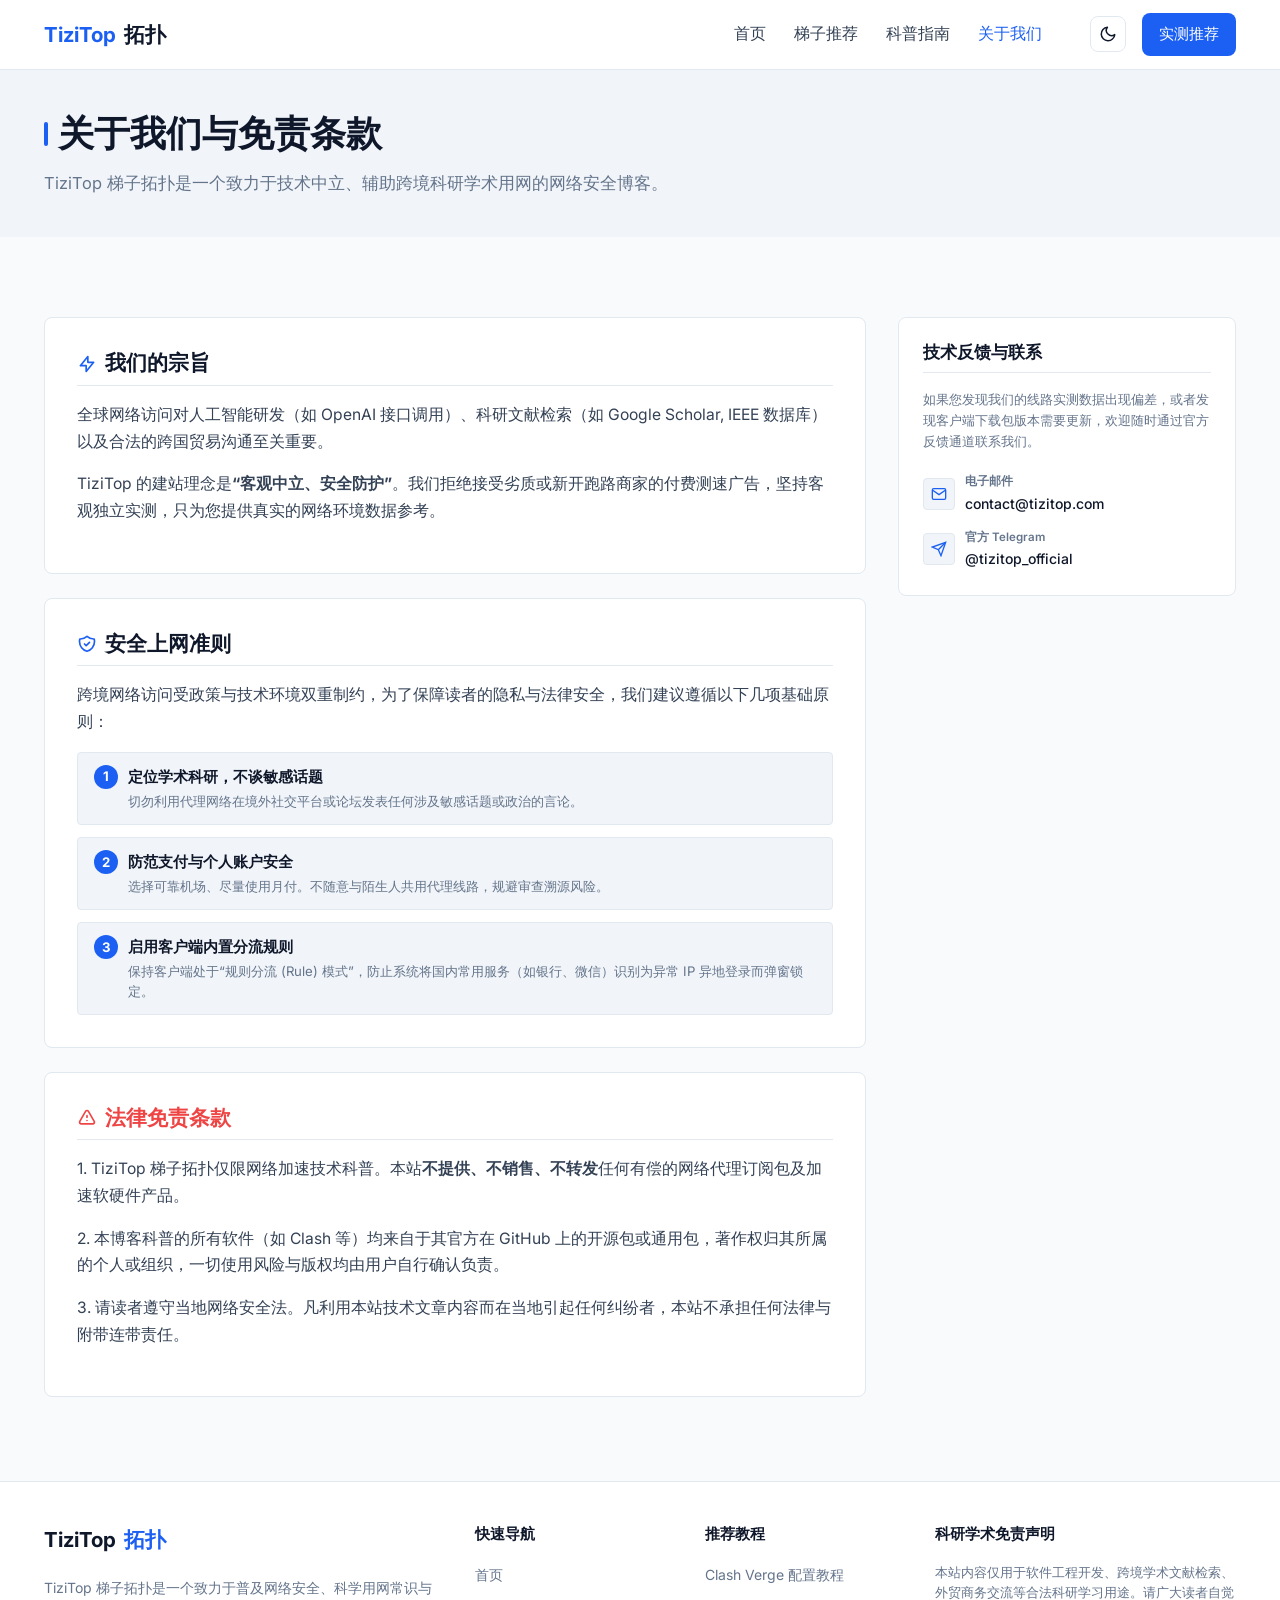
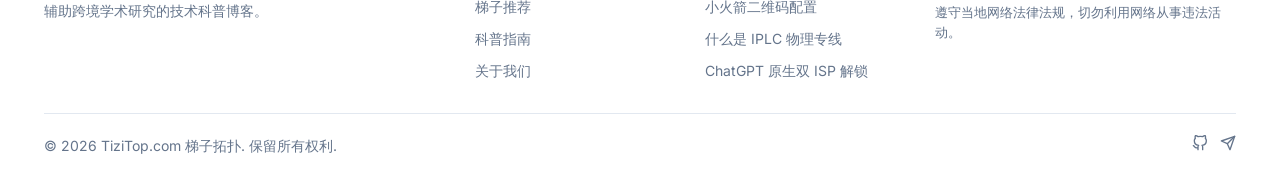
<file: about.html>
<!DOCTYPE html>
<html lang="zh-CN">
<head>
  <meta charset="UTF-8">
  <meta name="viewport" content="width=device-width, initial-scale=1.0">
  <title>关于我们与免责条款 - Tizitop 梯子拓扑</title>
  <meta name="description" content="了解 Tizitop 梯子拓扑的建站理念。查看本博客关于学术网络安全、免责声明与读者用网守则。">
  
  <!-- CSS Stylesheet -->
  <link rel="stylesheet" href="css/main.css">
  <style>
    .about-grid {
      display: grid;
      grid-template-columns: 8.5fr 3.5fr;
      gap: 32px;
      margin-top: 40px;
    }
    @media (max-width: 991px) {
      .about-grid {
        grid-template-columns: 1fr;
      }
    }
    .about-content-card {
      background-color: var(--bg-secondary);
      border: 1px solid var(--border-color);
      border-radius: var(--radius-md);
      padding: 32px;
      margin-bottom: 24px;
    }
    .about-h2 {
      font-size: 1.25rem;
      margin-bottom: 16px;
      display: flex;
      align-items: center;
      gap: 8px;
      color: var(--text-primary);
      border-bottom: 1px solid var(--border-color);
      padding-bottom: 8px;
    }
    .about-h2 svg {
      color: var(--primary);
      width: 20px;
      height: 20px;
    }
    .about-text {
      font-size: 0.95rem;
      line-height: 1.7;
      color: var(--text-secondary);
      margin-bottom: 16px;
    }
    .safety-item-list {
      display: flex;
      flex-direction: column;
      gap: 12px;
      margin-top: 16px;
    }
    .safety-item {
      display: flex;
      gap: 10px;
      background-color: var(--bg-tertiary);
      padding: 12px 16px;
      border-radius: var(--radius-sm);
      border: 1px solid var(--border-color);
    }
    .safety-num {
      width: 24px;
      height: 24px;
      border-radius: 50%;
      background-color: var(--primary);
      color: #ffffff;
      display: flex;
      align-items: center;
      justify-content: center;
      font-weight: 700;
      flex-shrink: 0;
      font-size: 0.8rem;
    }
    .safety-info {
      display: flex;
      flex-direction: column;
      gap: 2px;
    }
    .safety-title {
      font-weight: 600;
      color: var(--text-primary);
      font-size: 0.9rem;
    }
    .safety-desc {
      font-size: 0.8rem;
      color: var(--text-muted);
      line-height: 1.5;
    }
    .contact-widget {
      background-color: var(--bg-secondary);
      border: 1px solid var(--border-color);
      border-radius: var(--radius-md);
      padding: 24px;
      position: sticky;
      top: calc(var(--header-height) + 20px);
    }
  </style>
</head>
<body>
  <!-- Header -->
  <header class="header">
    <div class="container">
      <a href="index.html" class="logo">
        <span>TiziTop</span> 拓扑
      </a>
      
      <nav class="nav-menu" id="navMenu">
        <a href="index.html" class="nav-link">首页</a>
        <a href="recommend.html" class="nav-link">梯子推荐</a>
        <a href="knowledge.html" class="nav-link">科普指南</a>
        <a href="about.html" class="nav-link active">关于我们</a>
      </nav>
      
      <div class="nav-actions">
        <button class="theme-toggle" id="themeToggle" aria-label="切换主题">
          <svg class="moon-icon" viewBox="0 0 24 24" fill="none" stroke="currentColor" stroke-width="2" stroke-linecap="round" stroke-linejoin="round"><path d="M21 12.79A9 9 0 1 1 11.21 3 7 7 0 0 0 21 12.79z"/></svg>
          <svg class="sun-icon" viewBox="0 0 24 24" fill="none" stroke="currentColor" stroke-width="2" stroke-linecap="round" stroke-linejoin="round"><circle cx="12" cy="12" r="5"/><line x1="12" y1="1" x2="12" y2="3"/><line x1="12" y1="21" x2="12" y2="23"/><line x1="4.22" y1="4.22" x2="5.64" y2="5.64"/><line x1="18.36" y1="18.36" x2="19.78" y2="19.78"/><line x1="1" y1="12" x2="3" y2="12"/><line x1="21" y1="12" x2="23" y2="12"/><line x1="4.22" y1="19.78" x2="5.64" y2="18.36"/><line x1="18.36" y1="5.64" x2="19.78" y2="4.22"/></svg>
        </button>
        <a href="recommend.html" class="btn btn-primary">实测推荐</a>
        <button class="hamburger" id="hamburger" aria-label="打开菜单">
          <span></span>
          <span></span>
          <span></span>
        </button>
      </div>
    </div>
  </header>

  <!-- Title Section -->
  <section class="section-padding" style="padding-top: 40px; padding-bottom: 40px; background-color: var(--bg-tertiary);">
    <div class="container">
      <div class="section-header" style="margin-bottom: 0;">
        <h1 class="section-title" style="font-size: 2.20rem;">关于我们与免责条款</h1>
        <p class="section-desc" style="max-width: 750px; margin-top: 8px;">
          TiziTop 梯子拓扑是一个致力于技术中立、辅助跨境科研学术用网的网络安全博客。
        </p>
      </div>
    </div>
  </section>

  <!-- Grid Container -->
  <main class="container section-padding" style="padding-top: 40px;">
    <div class="about-grid">
      
      <!-- Left side: Main About Info -->
      <section style="display: flex; flex-direction: column;">
        <!-- Card 1: Our Mission -->
        <div class="about-content-card">
          <h2 class="about-h2">
            <svg fill="none" viewBox="0 0 24 24" stroke="currentColor" stroke-width="2"><path stroke-linecap="round" stroke-linejoin="round" d="M13 10V3L4 14h7v7l9-11h-7z"/></svg>
            我们的宗旨
          </h2>
          <p class="about-text">
            全球网络访问对人工智能研发（如 OpenAI 接口调用）、科研文献检索（如 Google Scholar, IEEE 数据库）以及合法的跨国贸易沟通至关重要。
          </p>
          <p class="about-text">
            TiziTop 的建站理念是<b>“客观中立、安全防护”</b>。我们拒绝接受劣质或新开跑路商家的付费测速广告，坚持客观独立实测，只为您提供真实的网络环境数据参考。
          </p>
        </div>

        <!-- Card 2: Security Checklist -->
        <div class="about-content-card">
          <h2 class="about-h2">
            <svg fill="none" viewBox="0 0 24 24" stroke="currentColor" stroke-width="2"><path stroke-linecap="round" stroke-linejoin="round" d="M9 12l2 2 4-4m5.618-4.016A11.955 11.955 0 0112 2.944a11.955 11.955 0 01-8.618 3.04A12.02 12.02 0 003 9c0 5.591 3.824 10.29 9 11.622 5.176-1.332 9-6.03 9-11.622 0-1.042-.133-2.052-.382-3.016z"/></svg>
            安全上网准则
          </h2>
          <p class="about-text" style="margin-bottom: 0;">
            跨境网络访问受政策与技术环境双重制约，为了保障读者的隐私与法律安全，我们建议遵循以下几项基础原则：
          </p>

          <div class="safety-item-list">
            <div class="safety-item">
              <span class="safety-num">1</span>
              <div class="safety-info">
                <span class="safety-title">定位学术科研，不谈敏感话题</span>
                <span class="safety-desc">切勿利用代理网络在境外社交平台或论坛发表任何涉及敏感话题或政治的言论。</span>
              </div>
            </div>

            <div class="safety-item">
              <span class="safety-num">2</span>
              <div class="safety-info">
                <span class="safety-title">防范支付与个人账户安全</span>
                <span class="safety-desc">选择可靠机场、尽量使用月付。不随意与陌生人共用代理线路，规避审查溯源风险。</span>
              </div>
            </div>

            <div class="safety-item">
              <span class="safety-num">3</span>
              <div class="safety-info">
                <span class="safety-title">启用客户端内置分流规则</span>
                <span class="safety-desc">保持客户端处于“规则分流 (Rule) 模式”，防止系统将国内常用服务（如银行、微信）识别为异常 IP 异地登录而弹窗锁定。</span>
              </div>
            </div>
          </div>
        </div>

        <!-- Card 3: Legal Disclaimers -->
        <div class="about-content-card">
          <h2 class="about-h2" style="color: var(--danger);">
            <svg fill="none" viewBox="0 0 24 24" stroke="currentColor" stroke-width="2" style="color: var(--danger);"><path stroke-linecap="round" stroke-linejoin="round" d="M12 9v2m0 4h.01m-6.938 4h13.856c1.54 0 2.502-1.667 1.732-3L13.732 4c-.77-1.333-2.694-1.333-3.464 0L3.34 16c-.77 1.333.192 3 1.732 3z"/></svg>
            法律免责条款
          </h2>
          <p class="about-text">
            1. TiziTop 梯子拓扑仅限网络加速技术科普。本站<b>不提供、不销售、不转发</b>任何有偿的网络代理订阅包及加速软硬件产品。
          </p>
          <p class="about-text">
            2. 本博客科普的所有软件（如 Clash 等）均来自于其官方在 GitHub 上的开源包或通用包，著作权归其所属的个人或组织，一切使用风险与版权均由用户自行确认负责。
          </p>
          <p class="about-text">
            3. 请读者遵守当地网络安全法。凡利用本站技术文章内容而在当地引起任何纠纷者，本站不承担任何法律与附带连带责任。
          </p>
        </div>
      </section>

      <!-- Right side: Contact card -->
      <aside class="contact-sidebar">
        <div class="contact-widget">
          <h3 class="widget-title">技术反馈与联系</h3>
          <p class="about-text" style="font-size: 0.8rem; color: var(--text-muted); margin-bottom: 20px; line-height: 1.6;">
            如果您发现我们的线路实测数据出现偏差，或者发现客户端下载包版本需要更新，欢迎随时通过官方反馈通道联系我们。
          </p>
          
          <div style="display: flex; flex-direction: column; gap: 12px;">
            <div style="display: flex; align-items: center; gap: 10px;">
              <div style="width: 32px; height: 32px; border-radius: var(--radius-sm); background-color: var(--bg-tertiary); display: flex; align-items: center; justify-content: center; color: var(--primary); border: 1px solid var(--border-color);">
                <svg width="16" height="16" viewBox="0 0 24 24" fill="none" stroke="currentColor" stroke-width="2"><path d="M4 4h16c1.1 0 2 .9 2 2v12c0 1.1-.9 2-2 2H4c-1.1 0-2-.9-2-2V6c0-1.1.9-2 2-2z"/><polyline points="22,6 12,13 2,6"/></svg>
              </div>
              <div style="display: flex; flex-direction: column;">
                <span style="font-size: 0.7rem; color: var(--text-muted); font-weight: 600;">电子邮件</span>
                <span style="font-size: 0.85rem; color: var(--text-primary); font-weight: 500;">contact@tizitop.com</span>
              </div>
            </div>

            <div style="display: flex; align-items: center; gap: 10px;">
              <div style="width: 32px; height: 32px; border-radius: var(--radius-sm); background-color: var(--bg-tertiary); display: flex; align-items: center; justify-content: center; color: var(--primary); border: 1px solid var(--border-color);">
                <svg width="16" height="16" viewBox="0 0 24 24" fill="none" stroke="currentColor" stroke-width="2"><line x1="22" y1="2" x2="11" y2="13"/><polygon points="22 2 15 22 11 13 2 9 22 2"/></svg>
              </div>
              <div style="display: flex; flex-direction: column;">
                <span style="font-size: 0.7rem; color: var(--text-muted); font-weight: 600;">官方 Telegram</span>
                <span style="font-size: 0.85rem; color: var(--text-primary); font-weight: 500;">@tizitop_official</span>
              </div>
            </div>
          </div>
        </div>
      </aside>

    </div>
  </main>

  <!-- Footer -->
  <footer class="footer">
    <div class="container">
      <div class="footer-grid">
        <div class="footer-col">
          <span class="logo" style="margin-bottom: 8px;">TiziTop <span>拓扑</span></span>
          <p class="footer-col-desc">
            TiziTop 梯子拓扑是一个致力于普及网络安全、科学用网常识与辅助跨境学术研究的技术科普博客。
          </p>
        </div>

        <div class="footer-col">
          <span class="footer-col-title">快速导航</span>
          <div class="footer-links">
            <a href="index.html" class="footer-link">首页</a>
            <a href="recommend.html" class="footer-link">梯子推荐</a>
            <a href="knowledge.html" class="footer-link">科普指南</a>
            <a href="about.html" class="footer-link">关于我们</a>
          </div>
        </div>

        <div class="footer-col">
          <span class="footer-col-title">推荐教程</span>
          <div class="footer-links">
            <a href="article.html" class="footer-link">Clash Verge 配置教程</a>
            <a href="article.html" class="footer-link">小火箭二维码配置</a>
            <a href="article.html" class="footer-link">什么是 IPLC 物理专线</a>
            <a href="article.html" class="footer-link">ChatGPT 原生双 ISP 解锁</a>
          </div>
        </div>

        <div class="footer-col">
          <span class="footer-col-title">科研学术免责声明</span>
          <p class="footer-col-desc" style="font-size: 0.8rem; line-height: 1.5;">
            本站内容仅用于软件工程开发、跨境学术文献检索、外贸商务交流等合法科研学习用途。请广大读者自觉遵守当地网络法律法规，切勿利用网络从事违法活动。
          </p>
        </div>
      </div>

      <div class="footer-bottom">
        <span>© 2026 TiziTop.com 梯子拓扑. 保留所有权利.</span>
        <div class="footer-socials">
          <a href="#" class="footer-social-link" aria-label="GitHub">
            <svg viewBox="0 0 24 24" fill="none" stroke="currentColor" stroke-width="2" stroke-linecap="round" stroke-linejoin="round"><path d="M9 19c-5 1.5-5-2.5-7-3m14 6v-3.87a3.37 3.37 0 0 0-.94-2.61c3.14-.35 6.44-1.54 6.44-7A5.44 5.44 0 0 0 20 4.77 5.07 5.07 0 0 0 19.91 1S18.73.65 16 2.48a13.38 13.38 0 0 0-7 0C6.27.65 5.09 1 5.09 1A5.07 5.07 0 0 0 5 4.77a5.44 5.44 0 0 0-1.5 3.78c0 5.42 3.3 6.61 6.44 7A3.37 3.37 0 0 0 9 18.13V22"/></svg>
          </a>
          <a href="#" class="footer-social-link" aria-label="Telegram">
            <svg viewBox="0 0 24 24" fill="none" stroke="currentColor" stroke-width="2" stroke-linecap="round" stroke-linejoin="round"><line x1="22" y1="2" x2="11" y2="13"/><polygon points="22 2 15 22 11 13 2 9 22 2"/></svg>
          </a>
        </div>
      </div>
    </div>
  </footer>

  <!-- Scripts -->
  <script src="js/main.js"></script>
</body>
</html>
</file>
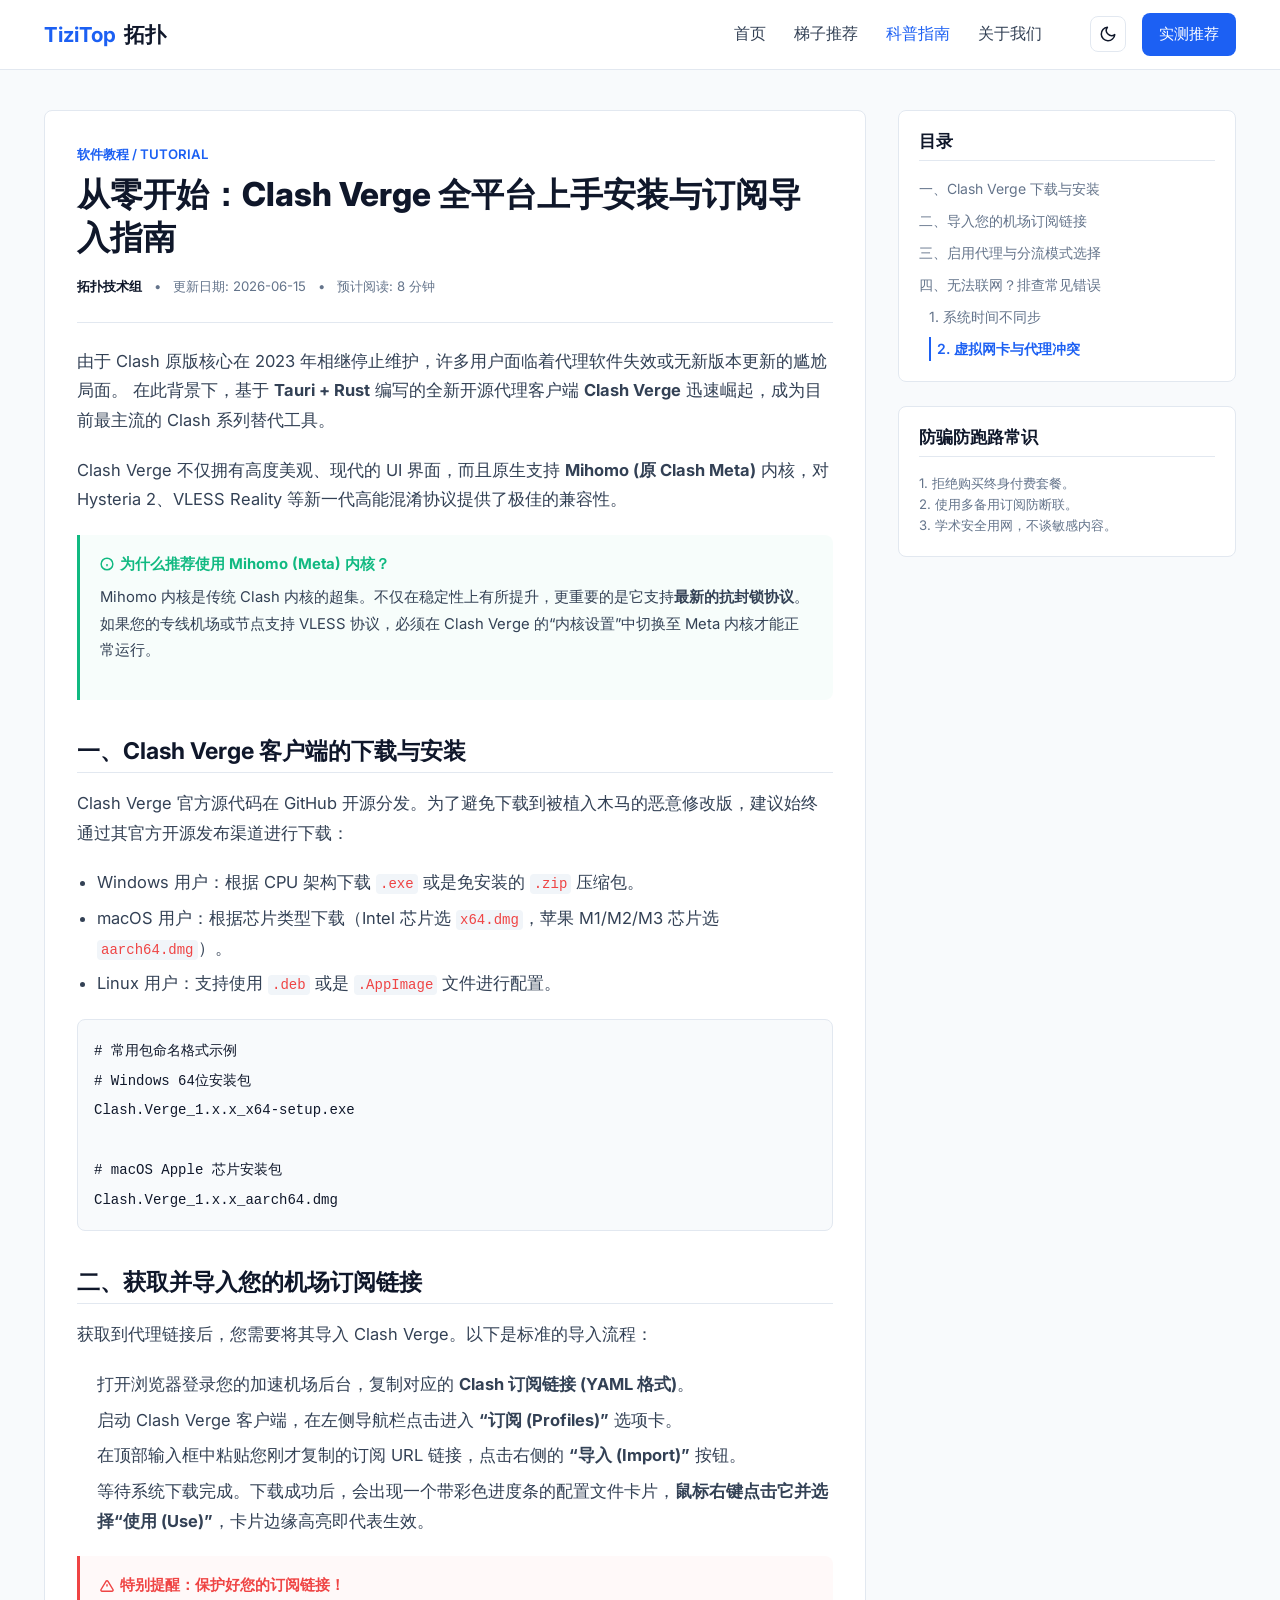
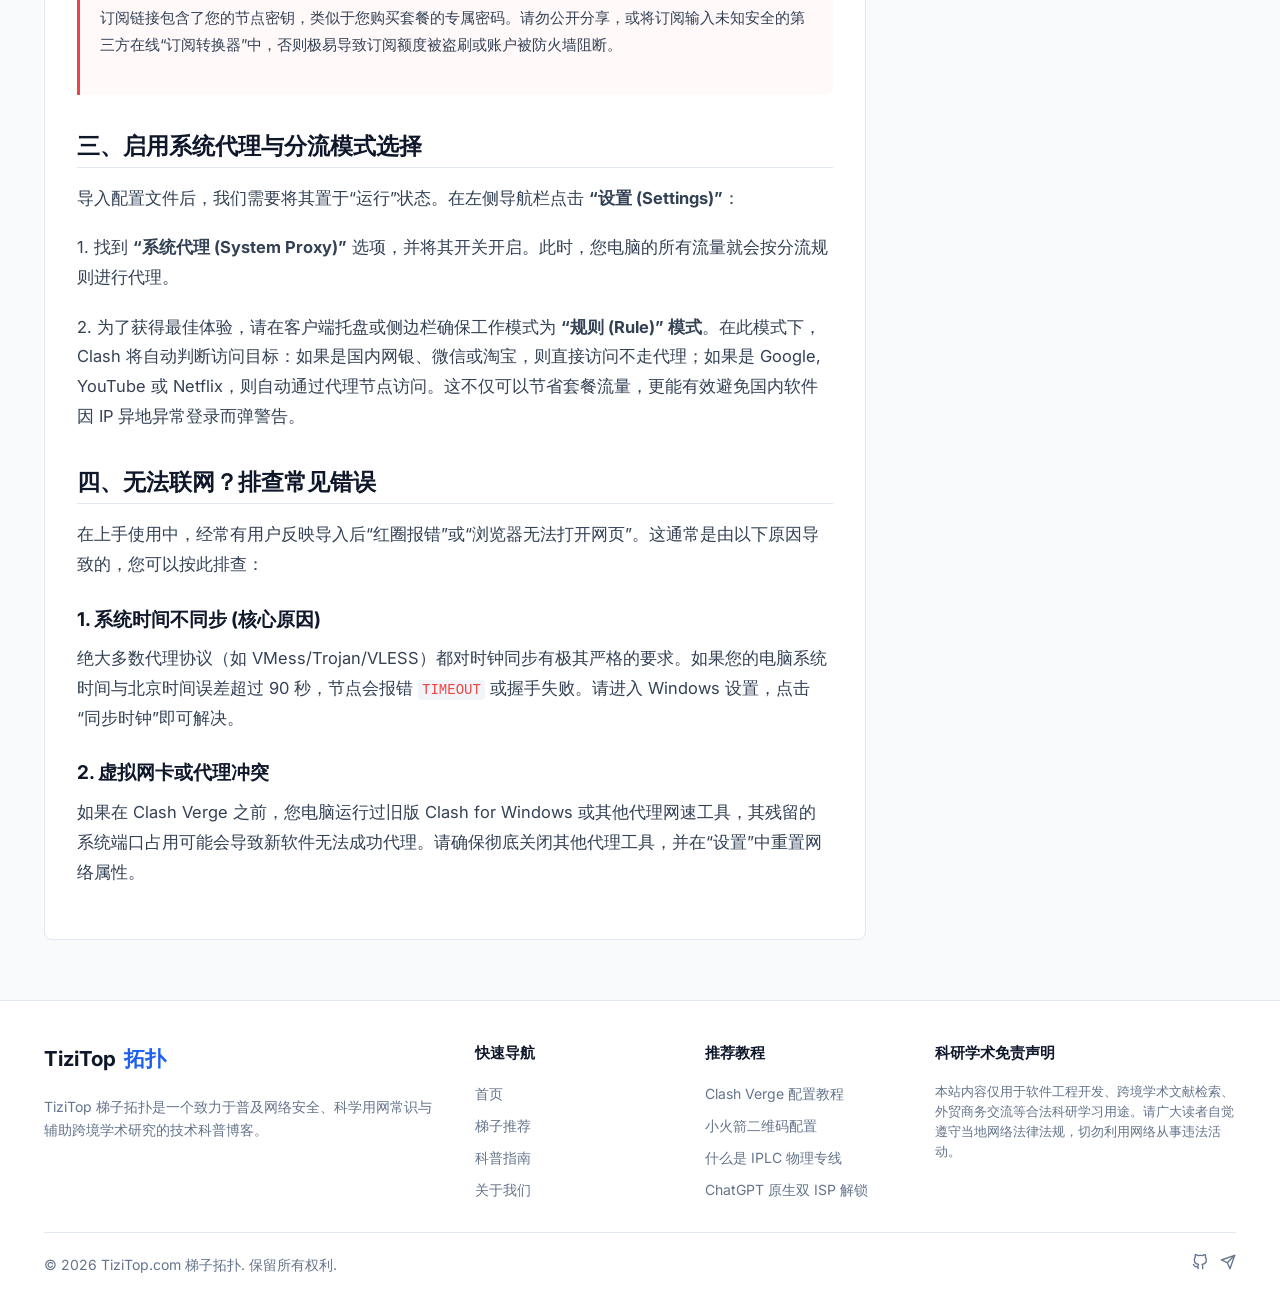
<file: article.html>
<!DOCTYPE html>
<html lang="zh-CN">
<head>
  <meta charset="UTF-8">
  <meta name="viewport" content="width=device-width, initial-scale=1.0">
  <title>从零开始：Clash Verge 全平台安装与配置教程 - Tizitop 梯子拓扑</title>
  <meta name="description" content="手把手教您快速上手安装配置 Clash Verge 客户端。包含导入订阅链接、解决内核冲突及常用分流设置。">
  
  <!-- CSS Stylesheet -->
  <link rel="stylesheet" href="css/main.css">
</head>
<body>
  <!-- Header -->
  <header class="header">
    <div class="container">
      <a href="index.html" class="logo">
        <span>TiziTop</span> 拓扑
      </a>
      
      <nav class="nav-menu" id="navMenu">
        <a href="index.html" class="nav-link">首页</a>
        <a href="recommend.html" class="nav-link">梯子推荐</a>
        <a href="knowledge.html" class="nav-link active">科普指南</a>
        <a href="about.html" class="nav-link">关于我们</a>
      </nav>
      
      <div class="nav-actions">
        <button class="theme-toggle" id="themeToggle" aria-label="切换主题">
          <svg class="moon-icon" viewBox="0 0 24 24" fill="none" stroke="currentColor" stroke-width="2" stroke-linecap="round" stroke-linejoin="round"><path d="M21 12.79A9 9 0 1 1 11.21 3 7 7 0 0 0 21 12.79z"/></svg>
          <svg class="sun-icon" viewBox="0 0 24 24" fill="none" stroke="currentColor" stroke-width="2" stroke-linecap="round" stroke-linejoin="round"><circle cx="12" cy="12" r="5"/><line x1="12" y1="1" x2="12" y2="3"/><line x1="12" y1="21" x2="12" y2="23"/><line x1="4.22" y1="4.22" x2="5.64" y2="5.64"/><line x1="18.36" y1="18.36" x2="19.78" y2="19.78"/><line x1="1" y1="12" x2="3" y2="12"/><line x1="21" y1="12" x2="23" y2="12"/><line x1="4.22" y1="19.78" x2="5.64" y2="18.36"/><line x1="18.36" y1="5.64" x2="19.78" y2="4.22"/></svg>
        </button>
        <a href="recommend.html" class="btn btn-primary">实测推荐</a>
        <button class="hamburger" id="hamburger" aria-label="打开菜单">
          <span></span>
          <span></span>
          <span></span>
        </button>
      </div>
    </div>
  </header>

  <!-- Reading Progress Bar -->
  <div class="progress-bar-container">
    <div class="progress-bar-fill" id="progressBar"></div>
  </div>

  <!-- Main Container -->
  <main class="container section-padding" style="padding-top: 40px;">
    <div class="article-container">
      
      <!-- Left side: Content -->
      <article class="article-main">
        <div class="article-header">
          <span class="article-category">软件教程 / Tutorial</span>
          <h1 class="article-title">从零开始：Clash Verge 全平台上手安装与订阅导入指南</h1>
          
          <div class="article-meta-info">
            <span class="article-author">拓扑技术组</span>
            <span>•</span>
            <span>更新日期: 2026-06-15</span>
            <span>•</span>
            <span>预计阅读: 8 分钟</span>
          </div>
        </div>

        <div class="article-body">
          <p>
            由于 Clash 原版核心在 2023 年相继停止维护，许多用户面临着代理软件失效或无新版本更新的尴尬局面。
            在此背景下，基于 <b>Tauri + Rust</b> 编写的全新开源代理客户端 <b>Clash Verge</b> 迅速崛起，成为目前最主流的 Clash 系列替代工具。
          </p>
          
          <p>
            Clash Verge 不仅拥有高度美观、现代的 UI 界面，而且原生支持 <b>Mihomo (原 Clash Meta)</b> 内核，对 Hysteria 2、VLESS Reality 等新一代高能混淆协议提供了极佳的兼容性。
          </p>

          <!-- Tip Box -->
          <div class="callout callout-tip">
            <div class="callout-title">
              <svg width="14" height="14" viewBox="0 0 24 24" fill="none" stroke="currentColor" stroke-width="2.5"><circle cx="12" cy="12" r="10"/><line x1="12" y1="16" x2="12" y2="12"/><line x1="12" y1="8" x2="12.01" y2="8"/></svg>
              为什么推荐使用 Mihomo (Meta) 内核？
            </div>
            <p>
              Mihomo 内核是传统 Clash 内核的超集。不仅在稳定性上有所提升，更重要的是它支持<b>最新的抗封锁协议</b>。如果您的专线机场或节点支持 VLESS 协议，必须在 Clash Verge 的“内核设置”中切换至 Meta 内核才能正常运行。
            </p>
          </div>

          <h2 id="download-and-installation">一、Clash Verge 客户端的下载与安装</h2>
          <p>
            Clash Verge 官方源代码在 GitHub 开源分发。为了避免下载到被植入木马的恶意修改版，建议始终通过其官方开源发布渠道进行下载：
          </p>
          
          <ul>
            <li>Windows 用户：根据 CPU 架构下载 <code>.exe</code> 或是免安装的 <code>.zip</code> 压缩包。</li>
            <li>macOS 用户：根据芯片类型下载（Intel 芯片选 <code>x64.dmg</code>，苹果 M1/M2/M3 芯片选 <code>aarch64.dmg</code>）。</li>
            <li>Linux 用户：支持使用 <code>.deb</code> 或是 <code>.AppImage</code> 文件进行配置。</li>
          </ul>

          <pre><code># 常用包命名格式示例
# Windows 64位安装包
Clash.Verge_1.x.x_x64-setup.exe

# macOS Apple 芯片安装包
Clash.Verge_1.x.x_aarch64.dmg</code></pre>

          <h2 id="importing-subscription">二、获取并导入您的机场订阅链接</h2>
          <p>
            获取到代理链接后，您需要将其导入 Clash Verge。以下是标准的导入流程：
          </p>
          
          <ol style="margin-left: 20px; margin-bottom: 20px;">
            <li style="margin-bottom: 6px;">打开浏览器登录您的加速机场后台，复制对应的 <b>Clash 订阅链接 (YAML 格式)</b>。</li>
            <li style="margin-bottom: 6px;">启动 Clash Verge 客户端，在左侧导航栏点击进入 <b>“订阅 (Profiles)”</b> 选项卡。</li>
            <li style="margin-bottom: 6px;">在顶部输入框中粘贴您刚才复制的订阅 URL 链接，点击右侧的 <b>“导入 (Import)”</b> 按钮。</li>
            <li style="margin-bottom: 6px;">等待系统下载完成。下载成功后，会出现一个带彩色进度条的配置文件卡片，<b>鼠标右键点击它并选择“使用 (Use)”</b>，卡片边缘高亮即代表生效。</li>
          </ol>

          <!-- Warning Box -->
          <div class="callout callout-warning">
            <div class="callout-title">
              <svg width="14" height="14" viewBox="0 0 24 24" fill="none" stroke="currentColor" stroke-width="2.5"><path d="M10.29 3.86L1.82 18a2 2 0 0 0 1.71 3h16.94a2 2 0 0 0 1.71-3L13.71 3.86a2 2 0 0 0-3.42 0z"/><line x1="12" y1="9" x2="12" y2="13"/><line x1="12" y1="17" x2="12.01" y2="17"/></svg>
              特别提醒：保护好您的订阅链接！
            </div>
            <p>
              订阅链接包含了您的节点密钥，类似于您购买套餐的专属密码。请勿公开分享，或将订阅输入未知安全的第三方在线“订阅转换器”中，否则极易导致订阅额度被盗刷或账户被防火墙阻断。
            </p>
          </div>

          <h2 id="starting-and-routing">三、启用系统代理与分流模式选择</h2>
          <p>
            导入配置文件后，我们需要将其置于“运行”状态。在左侧导航栏点击 <b>“设置 (Settings)”</b>：
          </p>
          
          <p>
            1. 找到 <b>“系统代理 (System Proxy)”</b> 选项，并将其开关开启。此时，您电脑的所有流量就会按分流规则进行代理。
          </p>
          <p>
            2. 为了获得最佳体验，请在客户端托盘或侧边栏确保工作模式为 <b>“规则 (Rule)” 模式</b>。在此模式下，Clash 将自动判断访问目标：如果是国内网银、微信或淘宝，则直接访问不走代理；如果是 Google, YouTube 或 Netflix，则自动通过代理节点访问。这不仅可以节省套餐流量，更能有效避免国内软件因 IP 异地异常登录而弹警告。
          </p>

          <h2 id="troubleshooting">四、无法联网？排查常见错误</h2>
          <p>
            在上手使用中，经常有用户反映导入后“红圈报错”或“浏览器无法打开网页”。这通常是由以下原因导致的，您可以按此排查：
          </p>
          
          <h3 id="trouble-1">1. 系统时间不同步 (核心原因)</h3>
          <p>
            绝大多数代理协议（如 VMess/Trojan/VLESS）都对时钟同步有极其严格的要求。如果您的电脑系统时间与北京时间误差超过 90 秒，节点会报错 <code>TIMEOUT</code> 或握手失败。请进入 Windows 设置，点击“同步时钟”即可解决。
          </p>

          <h3 id="trouble-2">2. 虚拟网卡或代理冲突</h3>
          <p>
            如果在 Clash Verge 之前，您电脑运行过旧版 Clash for Windows 或其他代理网速工具，其残留的系统端口占用可能会导致新软件无法成功代理。请确保彻底关闭其他代理工具，并在“设置”中重置网络属性。
          </p>
        </div>
      </article>

      <!-- Right side: Sidebar with TOC -->
      <aside class="article-sidebar">
        <!-- Table of Contents Widget -->
        <div class="sidebar-widget sidebar-widget-sticky">
          <h3 class="widget-title">目录</h3>
          <ul class="toc-list">
            <li class="toc-item active"><a href="#download-and-installation">一、Clash Verge 下载与安装</a></li>
            <li class="toc-item"><a href="#importing-subscription">二、导入您的机场订阅链接</a></li>
            <li class="toc-item"><a href="#starting-and-routing">三、启用代理与分流模式选择</a></li>
            <li class="toc-item"><a href="#troubleshooting">四、无法联网？排查常见错误</a></li>
            <li class="toc-item toc-h3"><a href="#trouble-1">1. 系统时间不同步</a></li>
            <li class="toc-item toc-h3"><a href="#trouble-2">2. 虚拟网卡与代理冲突</a></li>
          </ul>
        </div>
        
        <!-- Safety widget -->
        <div class="sidebar-widget">
          <h3 class="widget-title">防骗防跑路常识</h3>
          <p style="font-size: 0.8rem; color: var(--text-muted); line-height: 1.6;">
            1. 拒绝购买终身付费套餐。<br>
            2. 使用多备用订阅防断联。<br>
            3. 学术安全用网，不谈敏感内容。
          </p>
        </div>
      </aside>
      
    </div>
  </main>

  <!-- Footer -->
  <footer class="footer">
    <div class="container">
      <div class="footer-grid">
        <div class="footer-col">
          <span class="logo" style="margin-bottom: 8px;">TiziTop <span>拓扑</span></span>
          <p class="footer-col-desc">
            TiziTop 梯子拓扑是一个致力于普及网络安全、科学用网常识与辅助跨境学术研究的技术科普博客。
          </p>
        </div>

        <div class="footer-col">
          <span class="footer-col-title">快速导航</span>
          <div class="footer-links">
            <a href="index.html" class="footer-link">首页</a>
            <a href="recommend.html" class="footer-link">梯子推荐</a>
            <a href="knowledge.html" class="footer-link">科普指南</a>
            <a href="about.html" class="footer-link">关于我们</a>
          </div>
        </div>

        <div class="footer-col">
          <span class="footer-col-title">推荐教程</span>
          <div class="footer-links">
            <a href="article.html" class="footer-link">Clash Verge 配置教程</a>
            <a href="article.html" class="footer-link">小火箭二维码配置</a>
            <a href="article.html" class="footer-link">什么是 IPLC 物理专线</a>
            <a href="article.html" class="footer-link">ChatGPT 原生双 ISP 解锁</a>
          </div>
        </div>

        <div class="footer-col">
          <span class="footer-col-title">科研学术免责声明</span>
          <p class="footer-col-desc" style="font-size: 0.8rem; line-height: 1.5;">
            本站内容仅用于软件工程开发、跨境学术文献检索、外贸商务交流等合法科研学习用途。请广大读者自觉遵守当地网络法律法规，切勿利用网络从事违法活动。
          </p>
        </div>
      </div>

      <div class="footer-bottom">
        <span>© 2026 TiziTop.com 梯子拓扑. 保留所有权利.</span>
        <div class="footer-socials">
          <a href="#" class="footer-social-link" aria-label="GitHub">
            <svg viewBox="0 0 24 24" fill="none" stroke="currentColor" stroke-width="2" stroke-linecap="round" stroke-linejoin="round"><path d="M9 19c-5 1.5-5-2.5-7-3m14 6v-3.87a3.37 3.37 0 0 0-.94-2.61c3.14-.35 6.44-1.54 6.44-7A5.44 5.44 0 0 0 20 4.77 5.07 5.07 0 0 0 19.91 1S18.73.65 16 2.48a13.38 13.38 0 0 0-7 0C6.27.65 5.09 1 5.09 1A5.07 5.07 0 0 0 5 4.77a5.44 5.44 0 0 0-1.5 3.78c0 5.42 3.3 6.61 6.44 7A3.37 3.37 0 0 0 9 18.13V22"/></svg>
          </a>
          <a href="#" class="footer-social-link" aria-label="Telegram">
            <svg viewBox="0 0 24 24" fill="none" stroke="currentColor" stroke-width="2" stroke-linecap="round" stroke-linejoin="round"><line x1="22" y1="2" x2="11" y2="13"/><polygon points="22 2 15 22 11 13 2 9 22 2"/></svg>
          </a>
        </div>
      </div>
    </div>
  </footer>

  <!-- Scripts -->
  <script src="js/main.js"></script>
</body>
</html>
</file>
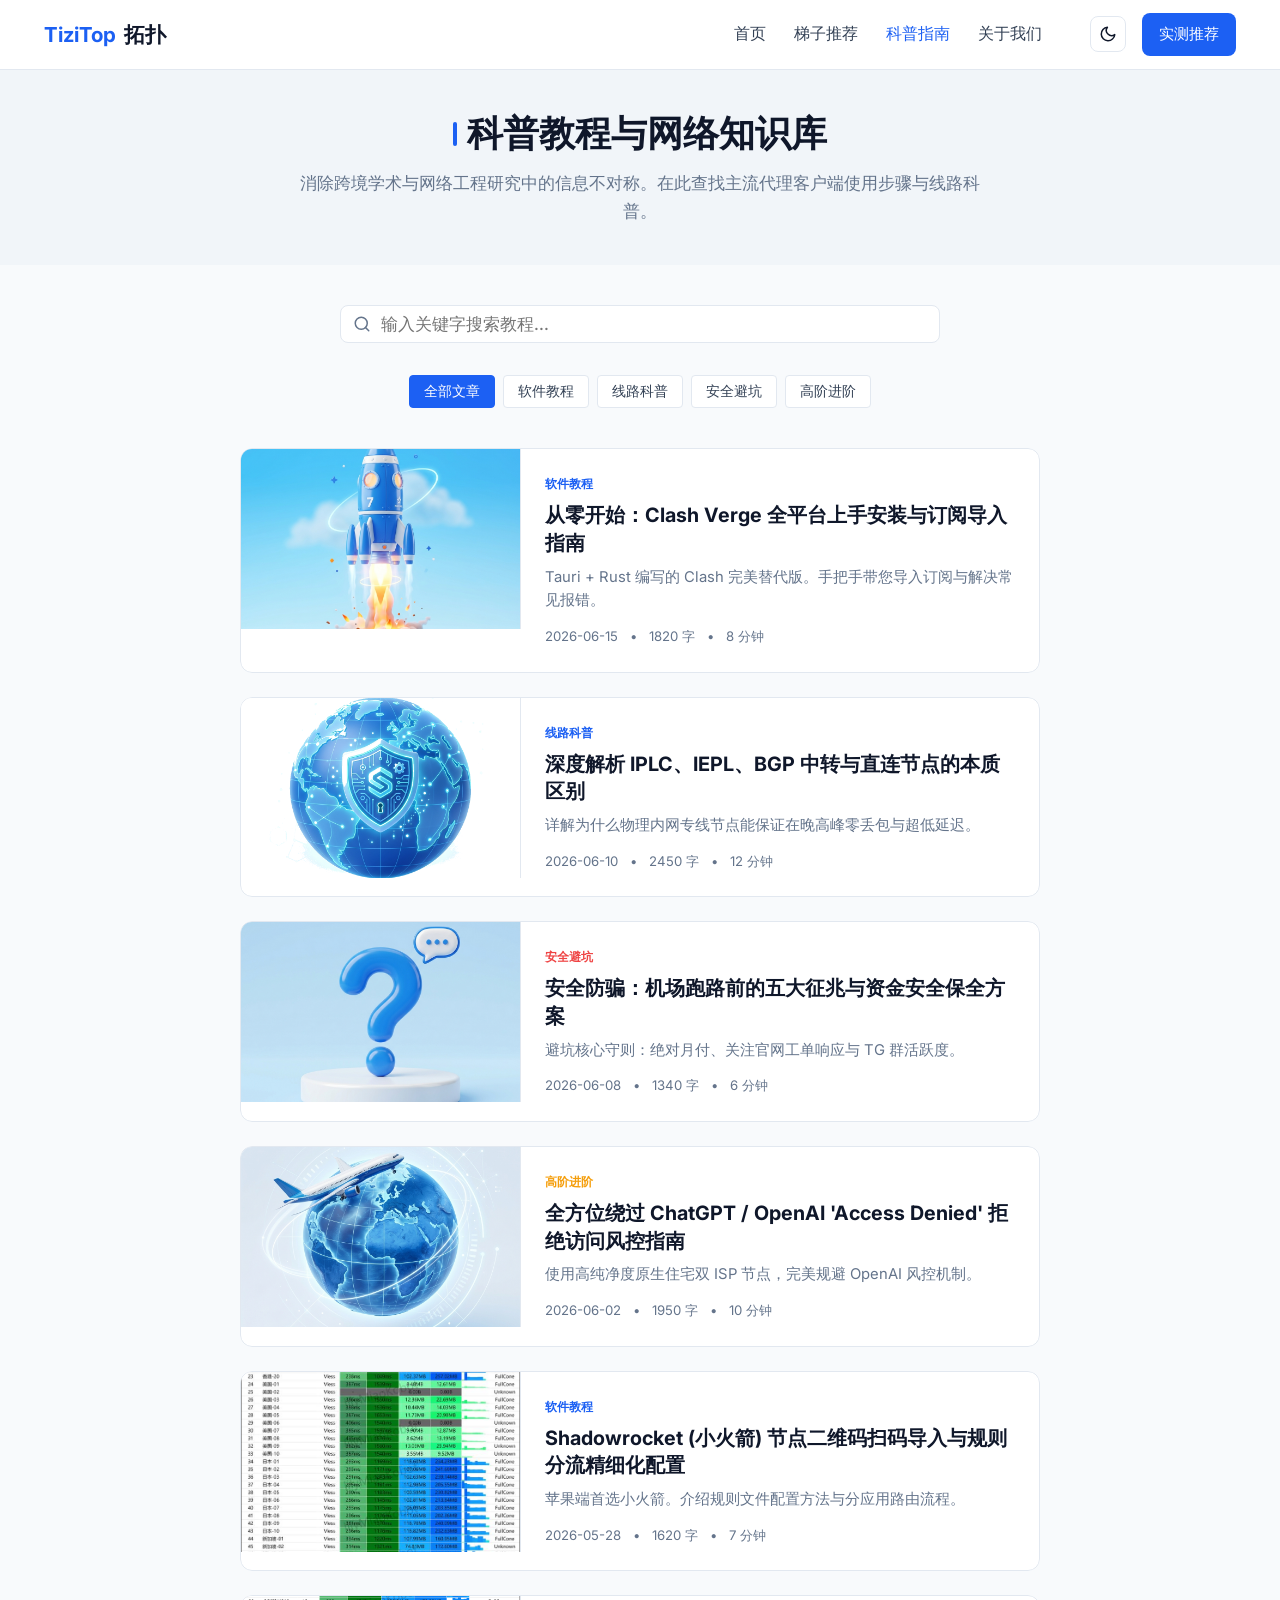
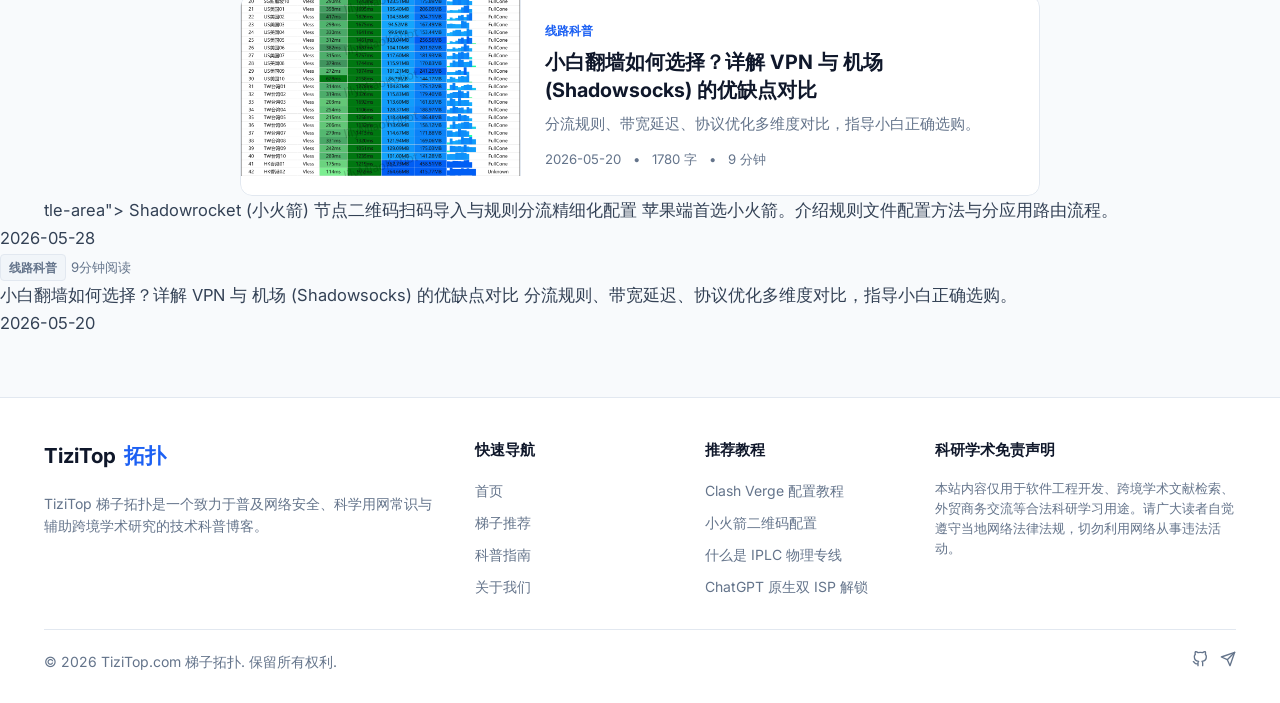
<file: knowledge.html>
<!DOCTYPE html>
<html lang="zh-CN">
<head>
  <meta charset="UTF-8">
  <meta name="viewport" content="width=device-width, initial-scale=1.0">
  <title>科普指南与软件配置教程归档 - Tizitop 梯子拓扑</title>
  <meta name="description" content="Tizitop 梯子拓扑网络知识与客户端教程归档中心。包含 Clash, Shadowrocket 客户端详细教程，及物理专线原理解析。">
  
  <!-- CSS Stylesheet -->
  <link rel="stylesheet" href="css/main.css">
  <style>
    /* Knowledge base page specific styling */
    .knowledge-search-bar {
      max-width: 600px;
      margin: 0 auto 32px;
      position: relative;
      background-color: var(--bg-secondary);
      border: 1px solid var(--border-color);
      border-radius: var(--radius-md);
      padding: 8px 12px;
      display: flex;
      align-items: center;
      gap: 10px;
    }
    .knowledge-search-bar:focus-within {
      border-color: var(--primary);
    }
    .knowledge-search-bar svg {
      color: var(--text-muted);
      flex-shrink: 0;
    }
    .knowledge-search-input {
      flex-grow: 1;
      font-weight: 500;
      color: var(--text-primary);
      width: 100%;
    }
    .category-filter-nav {
      display: flex;
      justify-content: center;
      gap: 8px;
      flex-wrap: wrap;
      margin-bottom: 40px;
    }
    .cat-nav-btn {
      padding: 6px 14px;
      border-radius: var(--radius-sm);
      font-size: 0.85rem;
      font-weight: 500;
      background-color: var(--bg-secondary);
      border: 1px solid var(--border-color);
      color: var(--text-secondary);
      cursor: pointer;
      transition: all var(--transition-fast);
    }
    .cat-nav-btn:hover {
      border-color: var(--border-hover);
    }
    .cat-nav-btn.active {
      background-color: var(--primary);
      border-color: var(--primary);
      color: #ffffff;
    }
    /* Archive style overridden by main.css horizontal layouts */
  </style>
</head>
<body>
  <!-- Header -->
  <header class="header">
    <div class="container">
      <a href="index.html" class="logo">
        <span>TiziTop</span> 拓扑
      </a>
      
      <nav class="nav-menu" id="navMenu">
        <a href="index.html" class="nav-link">首页</a>
        <a href="recommend.html" class="nav-link">梯子推荐</a>
        <a href="knowledge.html" class="nav-link active">科普指南</a>
        <a href="about.html" class="nav-link">关于我们</a>
      </nav>
      
      <div class="nav-actions">
        <button class="theme-toggle" id="themeToggle" aria-label="切换主题">
          <svg class="moon-icon" viewBox="0 0 24 24" fill="none" stroke="currentColor" stroke-width="2" stroke-linecap="round" stroke-linejoin="round"><path d="M21 12.79A9 9 0 1 1 11.21 3 7 7 0 0 0 21 12.79z"/></svg>
          <svg class="sun-icon" viewBox="0 0 24 24" fill="none" stroke="currentColor" stroke-width="2" stroke-linecap="round" stroke-linejoin="round"><circle cx="12" cy="12" r="5"/><line x1="12" y1="1" x2="12" y2="3"/><line x1="12" y1="21" x2="12" y2="23"/><line x1="4.22" y1="4.22" x2="5.64" y2="5.64"/><line x1="18.36" y1="18.36" x2="19.78" y2="19.78"/><line x1="1" y1="12" x2="3" y2="12"/><line x1="21" y1="12" x2="23" y2="12"/><line x1="4.22" y1="19.78" x2="5.64" y2="18.36"/><line x1="18.36" y1="5.64" x2="19.78" y2="4.22"/></svg>
        </button>
        <a href="recommend.html" class="btn btn-primary">实测推荐</a>
        <button class="hamburger" id="hamburger" aria-label="打开菜单">
          <span></span>
          <span></span>
          <span></span>
        </button>
      </div>
    </div>
  </header>

  <!-- Title section -->
  <section class="section-padding" style="padding-top: 40px; padding-bottom: 40px; background-color: var(--bg-tertiary);">
    <div class="container">
      <div class="section-header" style="text-align: center; margin-bottom: 0;">
        <h1 class="section-title" style="font-size: 2.20rem; justify-content: center;">科普教程与网络知识库</h1>
        <p class="section-desc" style="max-width: 680px; margin: 8px auto 0;">
          消除跨境学术与网络工程研究中的信息不对称。在此查找主流代理客户端使用步骤与线路科普。
        </p>
      </div>
    </div>
  </section>

  <!-- Main listing and search section -->
  <section class="section-padding" style="padding-top: 40px;">
    <div class="container">
      <!-- Local client-side instant search -->
      <div class="knowledge-search-bar">
        <svg width="18" height="18" viewBox="0 0 24 24" fill="none" stroke="currentColor" stroke-width="2" stroke-linecap="round" stroke-linejoin="round">
          <circle cx="11" cy="11" r="8"/>
          <line x1="21" y1="21" x2="16.65" y2="16.65"/>
        </svg>
        <input type="text" class="knowledge-search-input" id="localSearch" placeholder="输入关键字搜索教程..." />
      </div>

      <!-- Categories filters nav -->
      <div class="category-filter-nav">
        <button class="cat-nav-btn active" data-cat="all">全部文章</button>
        <button class="cat-nav-btn" data-cat="tutorial">软件教程</button>
        <button class="cat-nav-btn" data-cat="科普">线路科普</button>
        <button class="cat-nav-btn" data-cat="security">安全避坑</button>
        <button class="cat-nav-btn" data-cat="advanced">高阶进阶</button>
      </div>

      <!-- Archive Column List (Horizontal, Teapotium Style) -->
      <div class="wiki-list-horizontal" id="articlesContainer">
        <!-- Row 1 -->
        <a href="article.html" class="wiki-card-horizontal-link article-card-item" data-category="tutorial" data-title="从零开始：clash verge 全平台上手安装与订阅导入指南">
          <div class="wiki-card-horizontal">
            <div class="wiki-card-image">
              <img src="assets/images/rocket.png" alt="Clash Verge 配置指南">
            </div>
            <div class="wiki-card-content">
              <span class="wiki-tag">软件教程</span>
              <h3 class="wiki-title">从零开始：Clash Verge 全平台上手安装与订阅导入指南</h3>
              <p class="wiki-desc">Tauri + Rust 编写的 Clash 完美替代版。手把手带您导入订阅与解决常见报错。</p>
              <div class="wiki-meta">
                <span>2026-06-15</span>
                <span>•</span>
                <span>1820 字</span>
                <span>•</span>
                <span>8 分钟</span>
              </div>
            </div>
          </div>
        </a>

        <!-- Row 2 -->
        <a href="article.html" class="wiki-card-horizontal-link article-card-item" data-category="科普" data-title="深度解析 iplc、iepl、bgp 中转与直连节点的本质区别">
          <div class="wiki-card-horizontal">
            <div class="wiki-card-image">
              <img src="assets/images/globe.png" alt="IPLC 物理专线解析">
            </div>
            <div class="wiki-card-content">
              <span class="wiki-tag">线路科普</span>
              <h3 class="wiki-title">深度解析 IPLC、IEPL、BGP 中转与直连节点的本质区别</h3>
              <p class="wiki-desc">详解为什么物理内网专线节点能保证在晚高峰零丢包与超低延迟。</p>
              <div class="wiki-meta">
                <span>2026-06-10</span>
                <span>•</span>
                <span>2450 字</span>
                <span>•</span>
                <span>12 分钟</span>
              </div>
            </div>
          </div>
        </a>

        <!-- Row 3 -->
        <a href="article.html" class="wiki-card-horizontal-link article-card-item" data-category="security" data-title="安全防骗：机场跑路前的五大征兆与资金安全保全方案">
          <div class="wiki-card-horizontal">
            <div class="wiki-card-image">
              <img src="assets/images/faq_illustration.png" alt="机场防割防跑路指南">
            </div>
            <div class="wiki-card-content">
              <span class="wiki-tag" style="color: var(--danger);">安全避坑</span>
              <h3 class="wiki-title">安全防骗：机场跑路前的五大征兆与资金安全保全方案</h3>
              <p class="wiki-desc">避坑核心守则：绝对月付、关注官网工单响应与 TG 群活跃度。</p>
              <div class="wiki-meta">
                <span>2026-06-08</span>
                <span>•</span>
                <span>1340 字</span>
                <span>•</span>
                <span>6 分钟</span>
              </div>
            </div>
          </div>
        </a>

        <!-- Row 4 -->
        <a href="article.html" class="wiki-card-horizontal-link article-card-item" data-category="advanced" data-title="全方位绕过 chatgpt / openai 'access denied' 拒绝访问风控指南">
          <div class="wiki-card-horizontal">
            <div class="wiki-card-image">
              <img src="assets/images/ranking_hero.png" alt="ChatGPT 访问风控绕过">
            </div>
            <div class="wiki-card-content">
              <span class="wiki-tag" style="color: var(--warning);">高阶进阶</span>
              <h3 class="wiki-title">全方位绕过 ChatGPT / OpenAI 'Access Denied' 拒绝访问风控指南</h3>
              <p class="wiki-desc">使用高纯净度原生住宅双 ISP 节点，完美规避 OpenAI 风控机制。</p>
              <div class="wiki-meta">
                <span>2026-06-02</span>
                <span>•</span>
                <span>1950 字</span>
                <span>•</span>
                <span>10 分钟</span>
              </div>
            </div>
          </div>
        </a>

        <!-- Row 5 -->
        <a href="article.html" class="wiki-card-horizontal-link article-card-item" data-category="tutorial" data-title="shadowrocket (小火箭) 节点二维码扫码导入与规则分流精细化配置">
          <div class="wiki-card-horizontal">
            <div class="wiki-card-image">
              <img src="assets/images/kuaili_speedtest.png" alt="Shadowrocket 小火箭配置">
            </div>
            <div class="wiki-card-content">
              <span class="wiki-tag">软件教程</span>
              <h3 class="wiki-title">Shadowrocket (小火箭) 节点二维码扫码导入与规则分流精细化配置</h3>
              <p class="wiki-desc">苹果端首选小火箭。介绍规则文件配置方法与分应用路由流程。</p>
              <div class="wiki-meta">
                <span>2026-05-28</span>
                <span>•</span>
                <span>1620 字</span>
                <span>•</span>
                <span>7 分钟</span>
              </div>
            </div>
          </div>
        </a>

        <!-- Row 6 -->
        <a href="article.html" class="wiki-card-horizontal-link article-card-item" data-category="科普" data-title="小白翻墙如何选择？详解 vpn 与 机场 (shadowsocks) 的优缺点对比">
          <div class="wiki-card-horizontal">
            <div class="wiki-card-image">
              <img src="assets/images/edgenova_speedtest.png" alt="VPN 与机场对比选购">
            </div>
            <div class="wiki-card-content">
              <span class="wiki-tag">线路科普</span>
              <h3 class="wiki-title">小白翻墙如何选择？详解 VPN 与 机场 (Shadowsocks) 的优缺点对比</h3>
              <p class="wiki-desc">分流规则、带宽延迟、协议优化多维度对比，指导小白正确选购。</p>
              <div class="wiki-meta">
                <span>2026-05-20</span>
                <span>•</span>
                <span>1780 字</span>
                <span>•</span>
                <span>9 分钟</span>
              </div>
            </div>
          </div>
        </a>
      </div>tle-area">
            <a href="article.html" class="archive-item-title">Shadowrocket (小火箭) 节点二维码扫码导入与规则分流精细化配置</a>
            <span class="archive-item-desc">苹果端首选小火箭。介绍规则文件配置方法与分应用路由流程。</span>
          </div>
          <span class="archive-item-date">2026-05-28</span>
        </div>

        <!-- Row 6 -->
        <div class="archive-item article-card-item" data-category="科普" data-title="小白翻墙如何选择？详解 vpn 与 机场 (shadowsocks) 的优缺点对比">
          <span class="badge" style="justify-content: center; max-width: 80px;">线路科普</span>
          <span style="font-size: 0.8rem; color: var(--text-muted);">9分钟阅读</span>
          <div class="archive-title-area">
            <a href="article.html" class="archive-item-title">小白翻墙如何选择？详解 VPN 与 机场 (Shadowsocks) 的优缺点对比</a>
            <span class="archive-item-desc">分流规则、带宽延迟、协议优化多维度对比，指导小白正确选购。</span>
          </div>
          <span class="archive-item-date">2026-05-20</span>
        </div>
      </div>
    </div>
  </section>

  <!-- Footer -->
  <footer class="footer">
    <div class="container">
      <div class="footer-grid">
        <div class="footer-col">
          <span class="logo" style="margin-bottom: 8px;">TiziTop <span>拓扑</span></span>
          <p class="footer-col-desc">
            TiziTop 梯子拓扑是一个致力于普及网络安全、科学用网常识与辅助跨境学术研究的技术科普博客。
          </p>
        </div>

        <div class="footer-col">
          <span class="footer-col-title">快速导航</span>
          <div class="footer-links">
            <a href="index.html" class="footer-link">首页</a>
            <a href="recommend.html" class="footer-link">梯子推荐</a>
            <a href="knowledge.html" class="footer-link">科普指南</a>
            <a href="about.html" class="footer-link">关于我们</a>
          </div>
        </div>

        <div class="footer-col">
          <span class="footer-col-title">推荐教程</span>
          <div class="footer-links">
            <a href="article.html" class="footer-link">Clash Verge 配置教程</a>
            <a href="article.html" class="footer-link">小火箭二维码配置</a>
            <a href="article.html" class="footer-link">什么是 IPLC 物理专线</a>
            <a href="article.html" class="footer-link">ChatGPT 原生双 ISP 解锁</a>
          </div>
        </div>

        <div class="footer-col">
          <span class="footer-col-title">科研学术免责声明</span>
          <p class="footer-col-desc" style="font-size: 0.8rem; line-height: 1.5;">
            本站内容仅用于软件工程开发、跨境学术文献检索、外贸商务交流等合法科研学习用途。请广大读者自觉遵守当地网络法律法规，切勿利用网络从事违法活动。
          </p>
        </div>
      </div>

      <div class="footer-bottom">
        <span>© 2026 TiziTop.com 梯子拓扑. 保留所有权利.</span>
        <div class="footer-socials">
          <a href="#" class="footer-social-link" aria-label="GitHub">
            <svg viewBox="0 0 24 24" fill="none" stroke="currentColor" stroke-width="2" stroke-linecap="round" stroke-linejoin="round"><path d="M9 19c-5 1.5-5-2.5-7-3m14 6v-3.87a3.37 3.37 0 0 0-.94-2.61c3.14-.35 6.44-1.54 6.44-7A5.44 5.44 0 0 0 20 4.77 5.07 5.07 0 0 0 19.91 1S18.73.65 16 2.48a13.38 13.38 0 0 0-7 0C6.27.65 5.09 1 5.09 1A5.07 5.07 0 0 0 5 4.77a5.44 5.44 0 0 0-1.5 3.78c0 5.42 3.3 6.61 6.44 7A3.37 3.37 0 0 0 9 18.13V22"/></svg>
          </a>
          <a href="#" class="footer-social-link" aria-label="Telegram">
            <svg viewBox="0 0 24 24" fill="none" stroke="currentColor" stroke-width="2" stroke-linecap="round" stroke-linejoin="round"><line x1="22" y1="2" x2="11" y2="13"/><polygon points="22 2 15 22 11 13 2 9 22 2"/></svg>
          </a>
        </div>
      </div>
    </div>
  </footer>

  <!-- Scripts -->
  <script src="js/main.js"></script>
  
  <!-- Local instant search & category script -->
  <script>
    document.addEventListener('DOMContentLoaded', () => {
      const localSearch = document.getElementById('localSearch');
      const catBtns = document.querySelectorAll('.cat-nav-btn');
      const articles = document.querySelectorAll('.article-card-item');

      let currentCat = 'all';
      let searchQuery = '';

      // Tab click filters
      catBtns.forEach(btn => {
        btn.addEventListener('click', () => {
          catBtns.forEach(b => b.classList.remove('active'));
          btn.classList.add('active');
          currentCat = btn.dataset.cat;
          filterArticles();
        });
      });

      // Search typing filter
      localSearch.addEventListener('input', (e) => {
        searchQuery = e.target.value.toLowerCase().trim();
        filterArticles();
      });

      function filterArticles() {
        articles.forEach(card => {
          const category = card.dataset.category;
          const title = card.dataset.title;

          const catMatch = currentCat === 'all' || category === currentCat;
          const searchMatch = !searchQuery || title.includes(searchQuery);

          if (catMatch && searchMatch) {
            card.style.display = 'block';
          } else {
            card.style.display = 'none';
          }
        });
      }
    });
  </script>
</body>
</html>
</file>
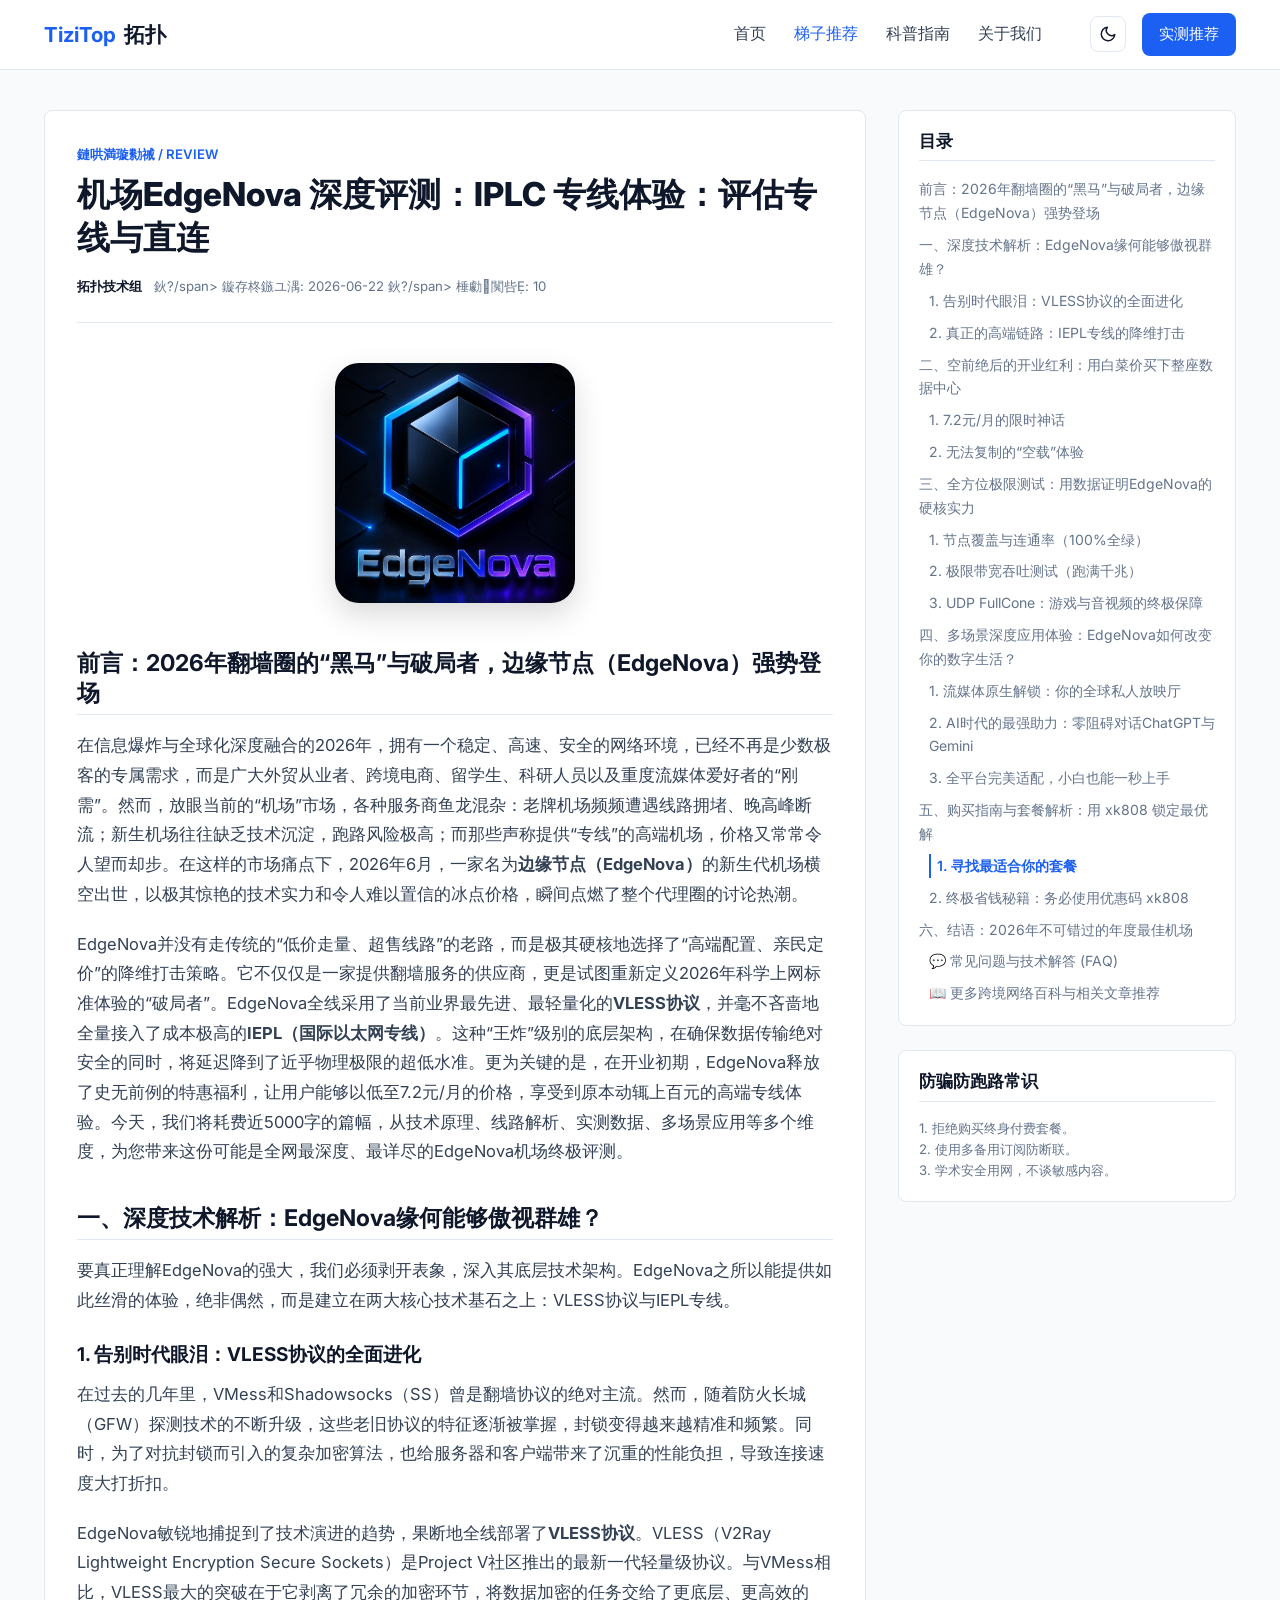
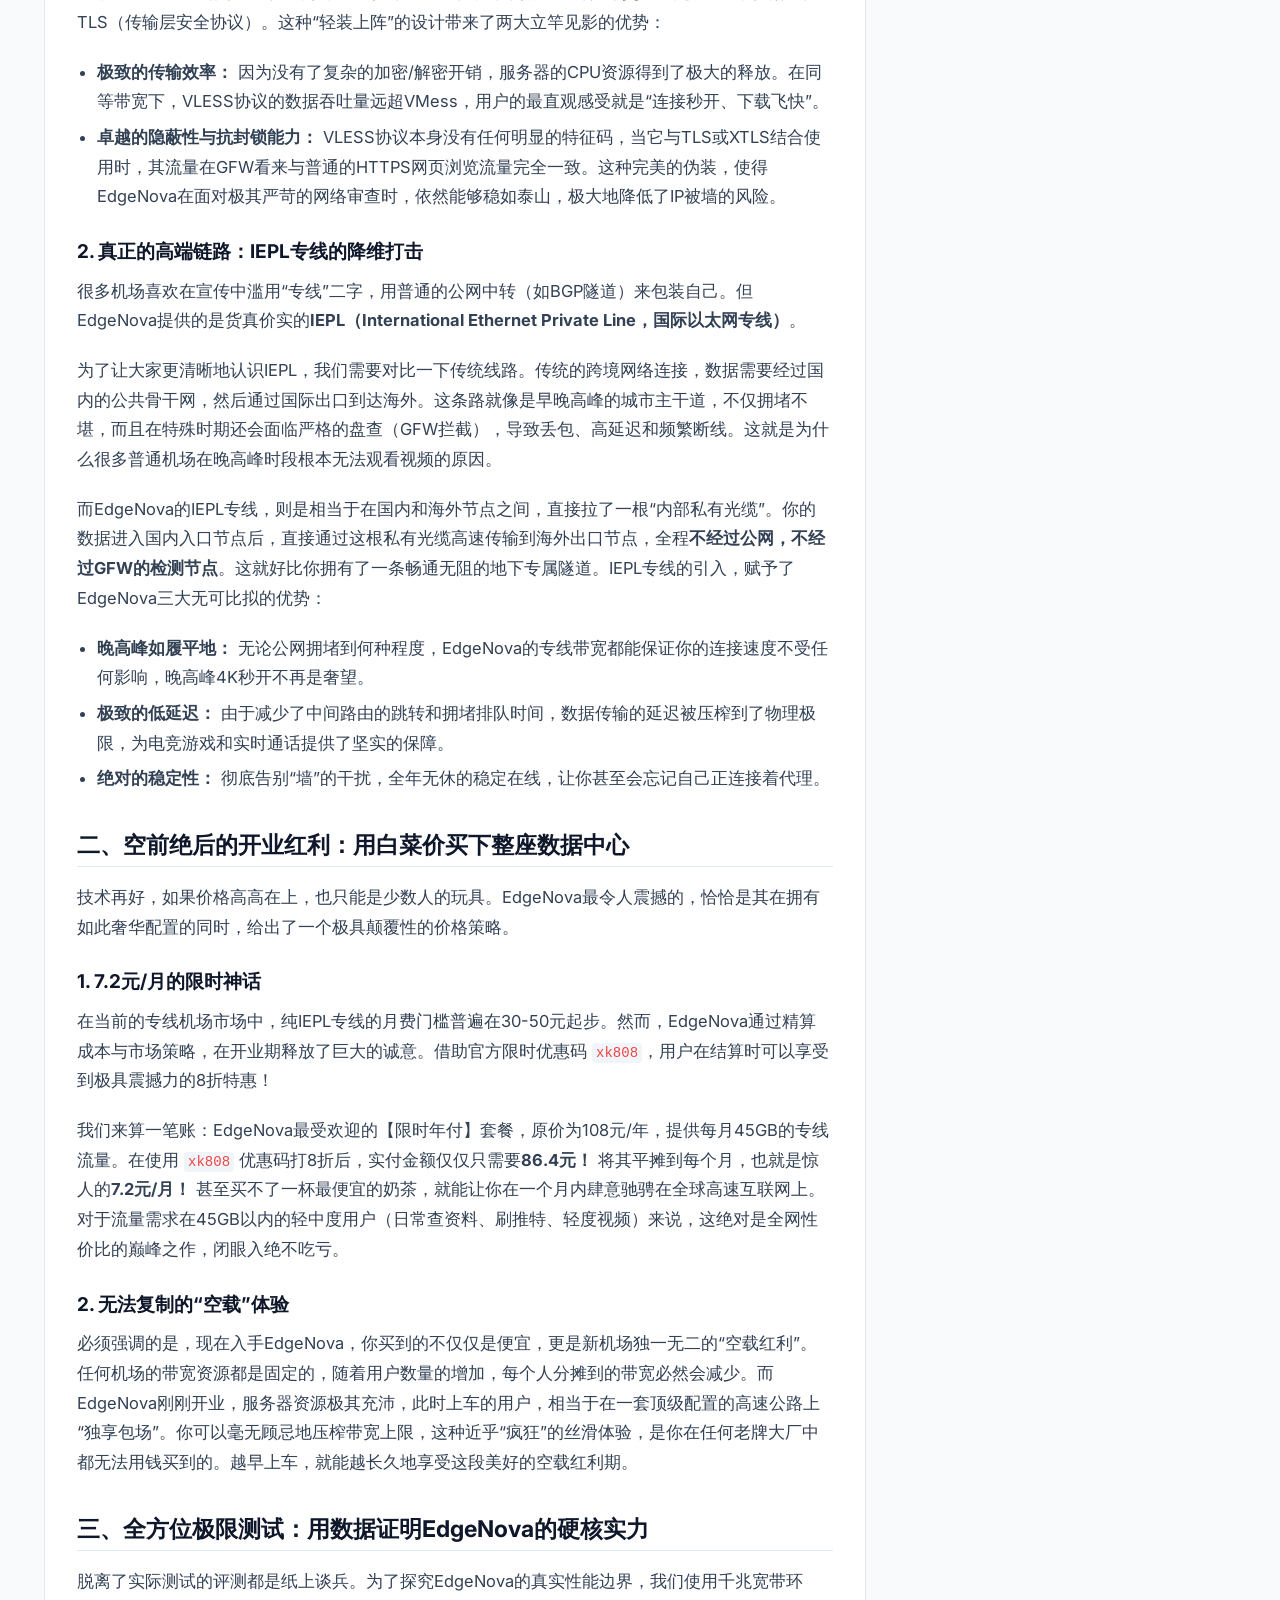
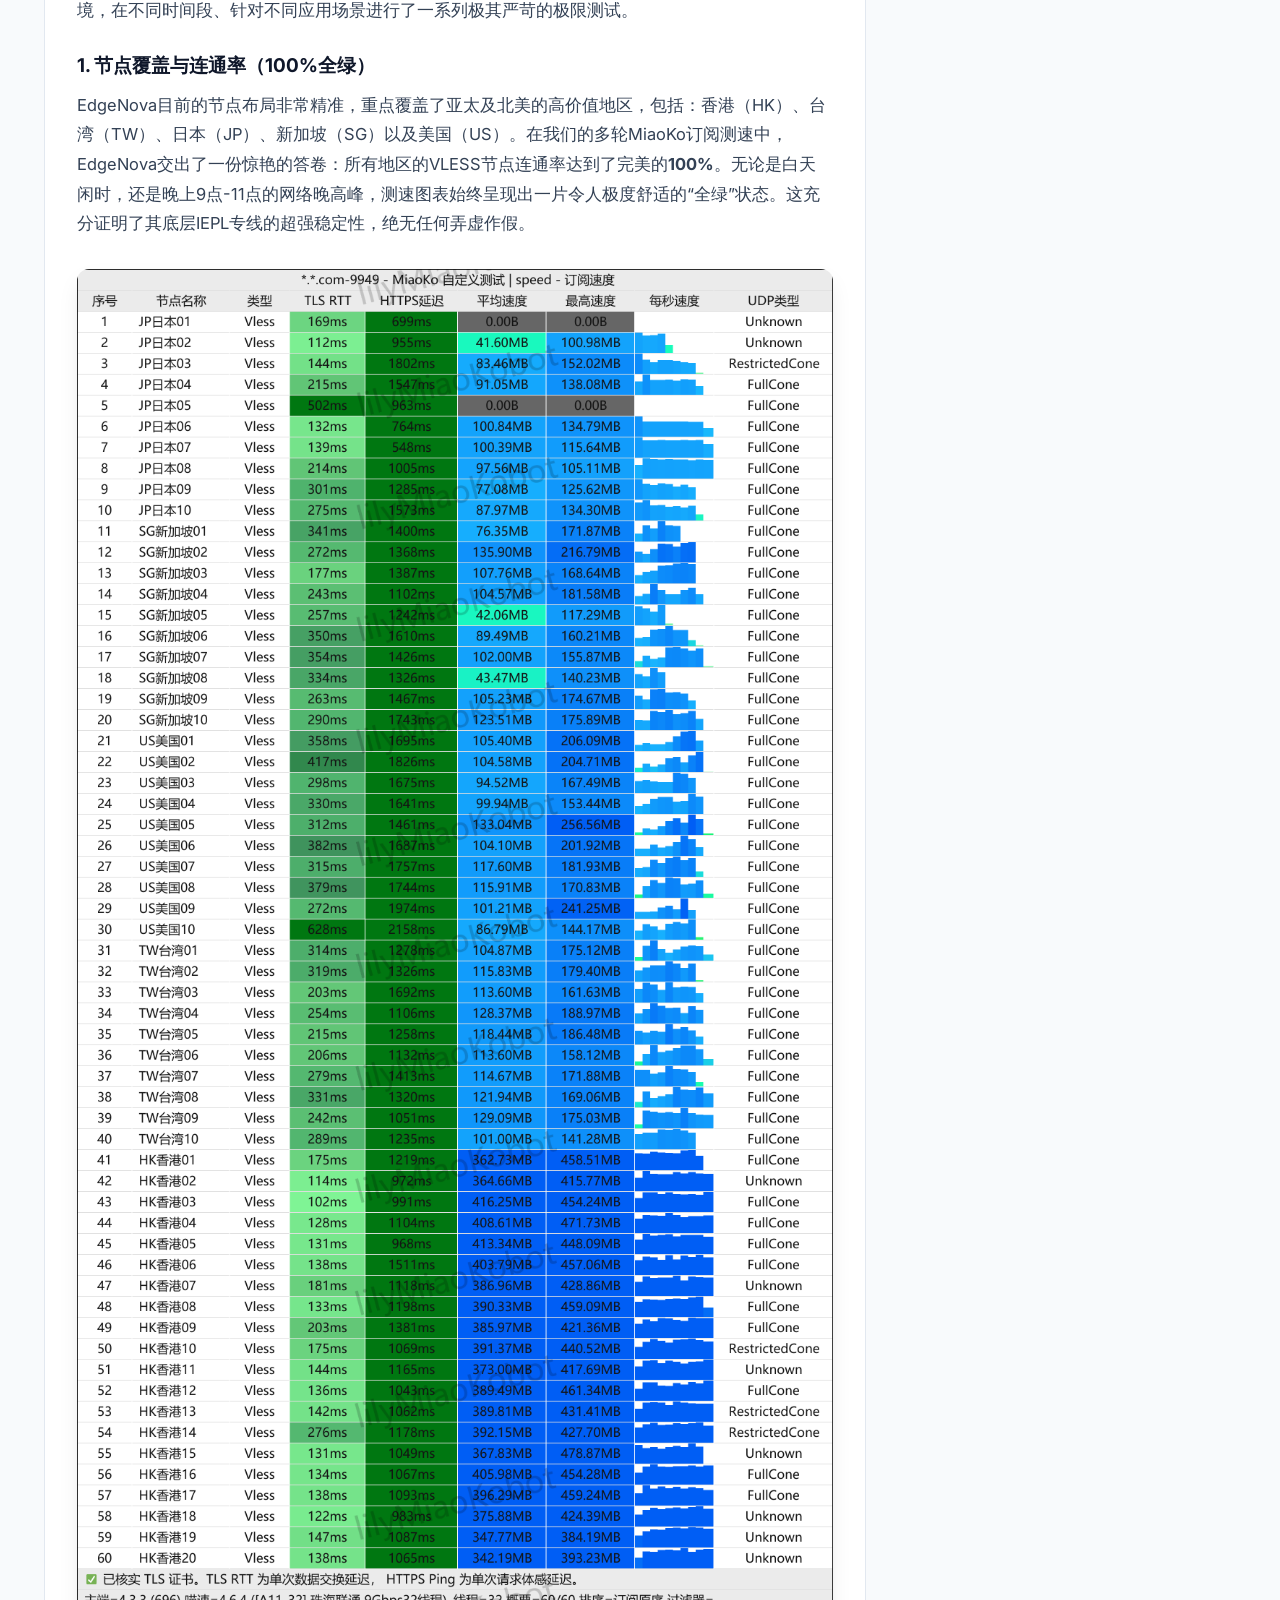
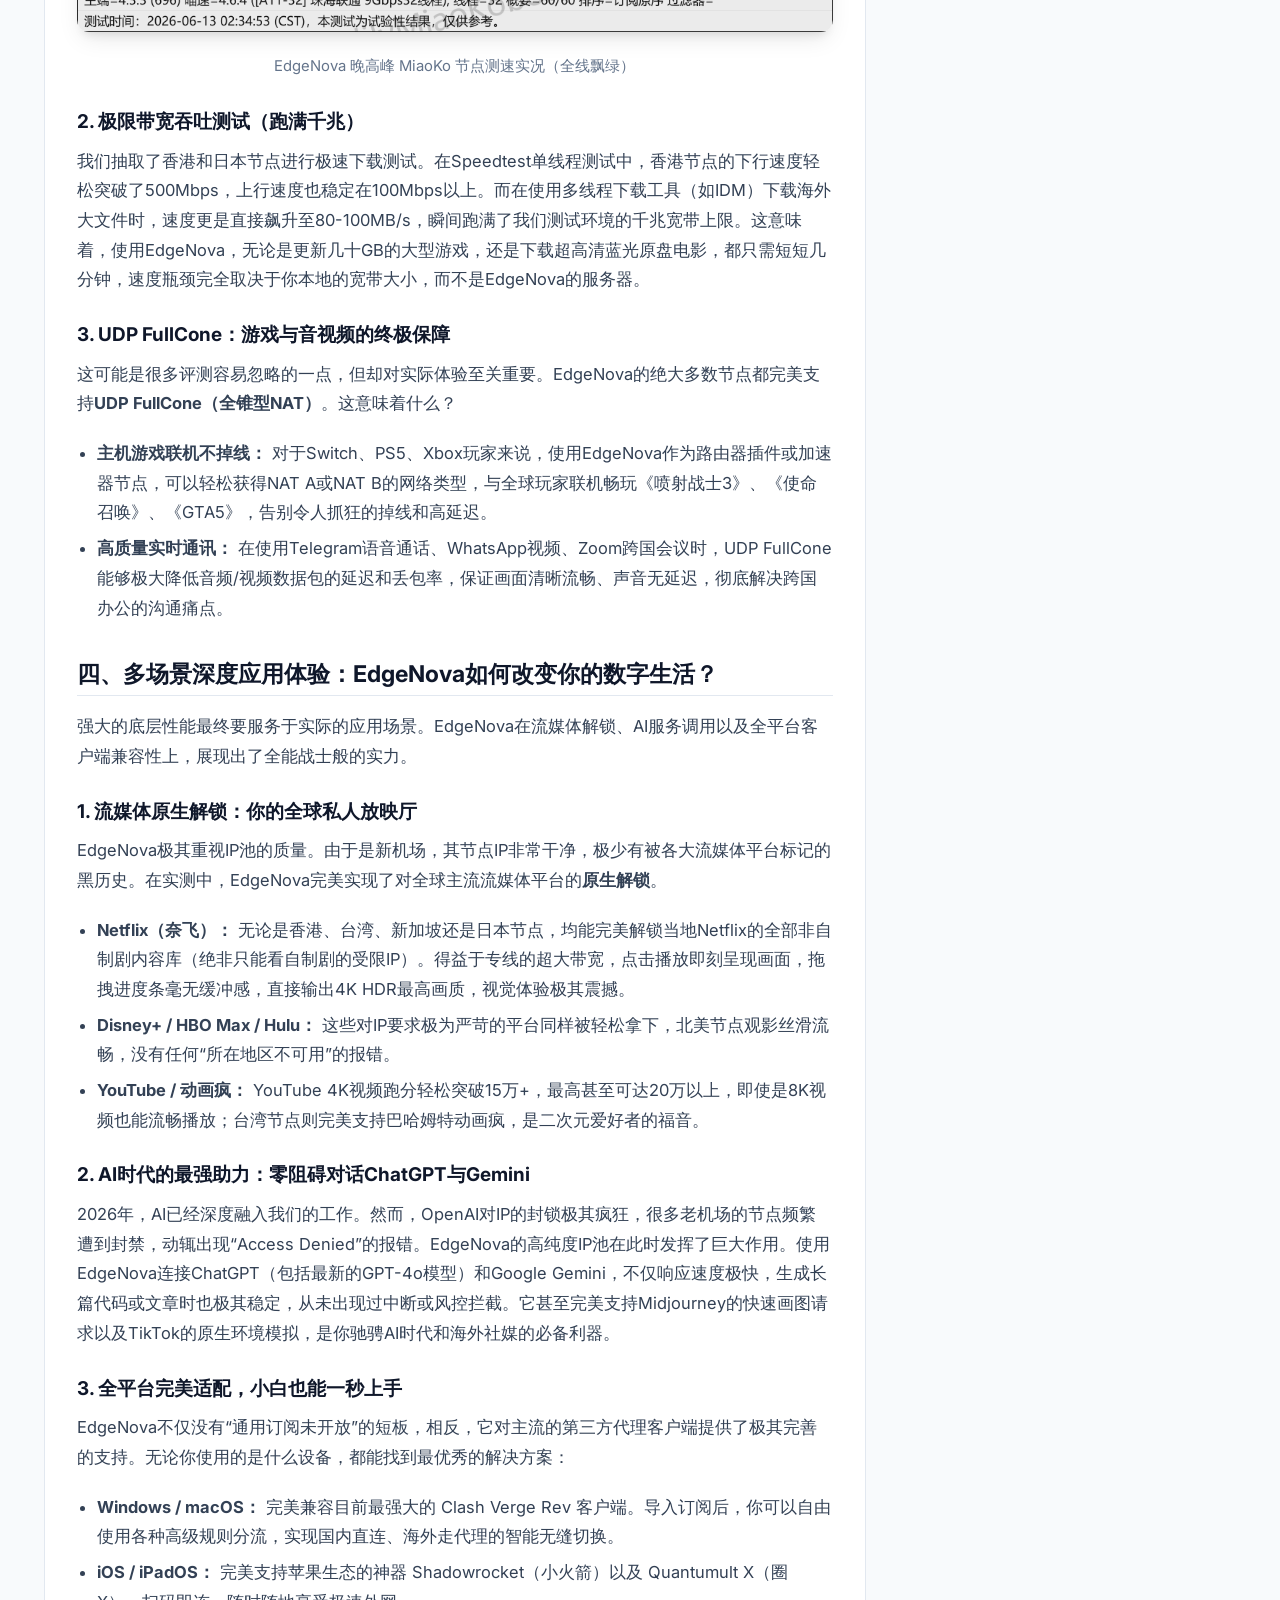
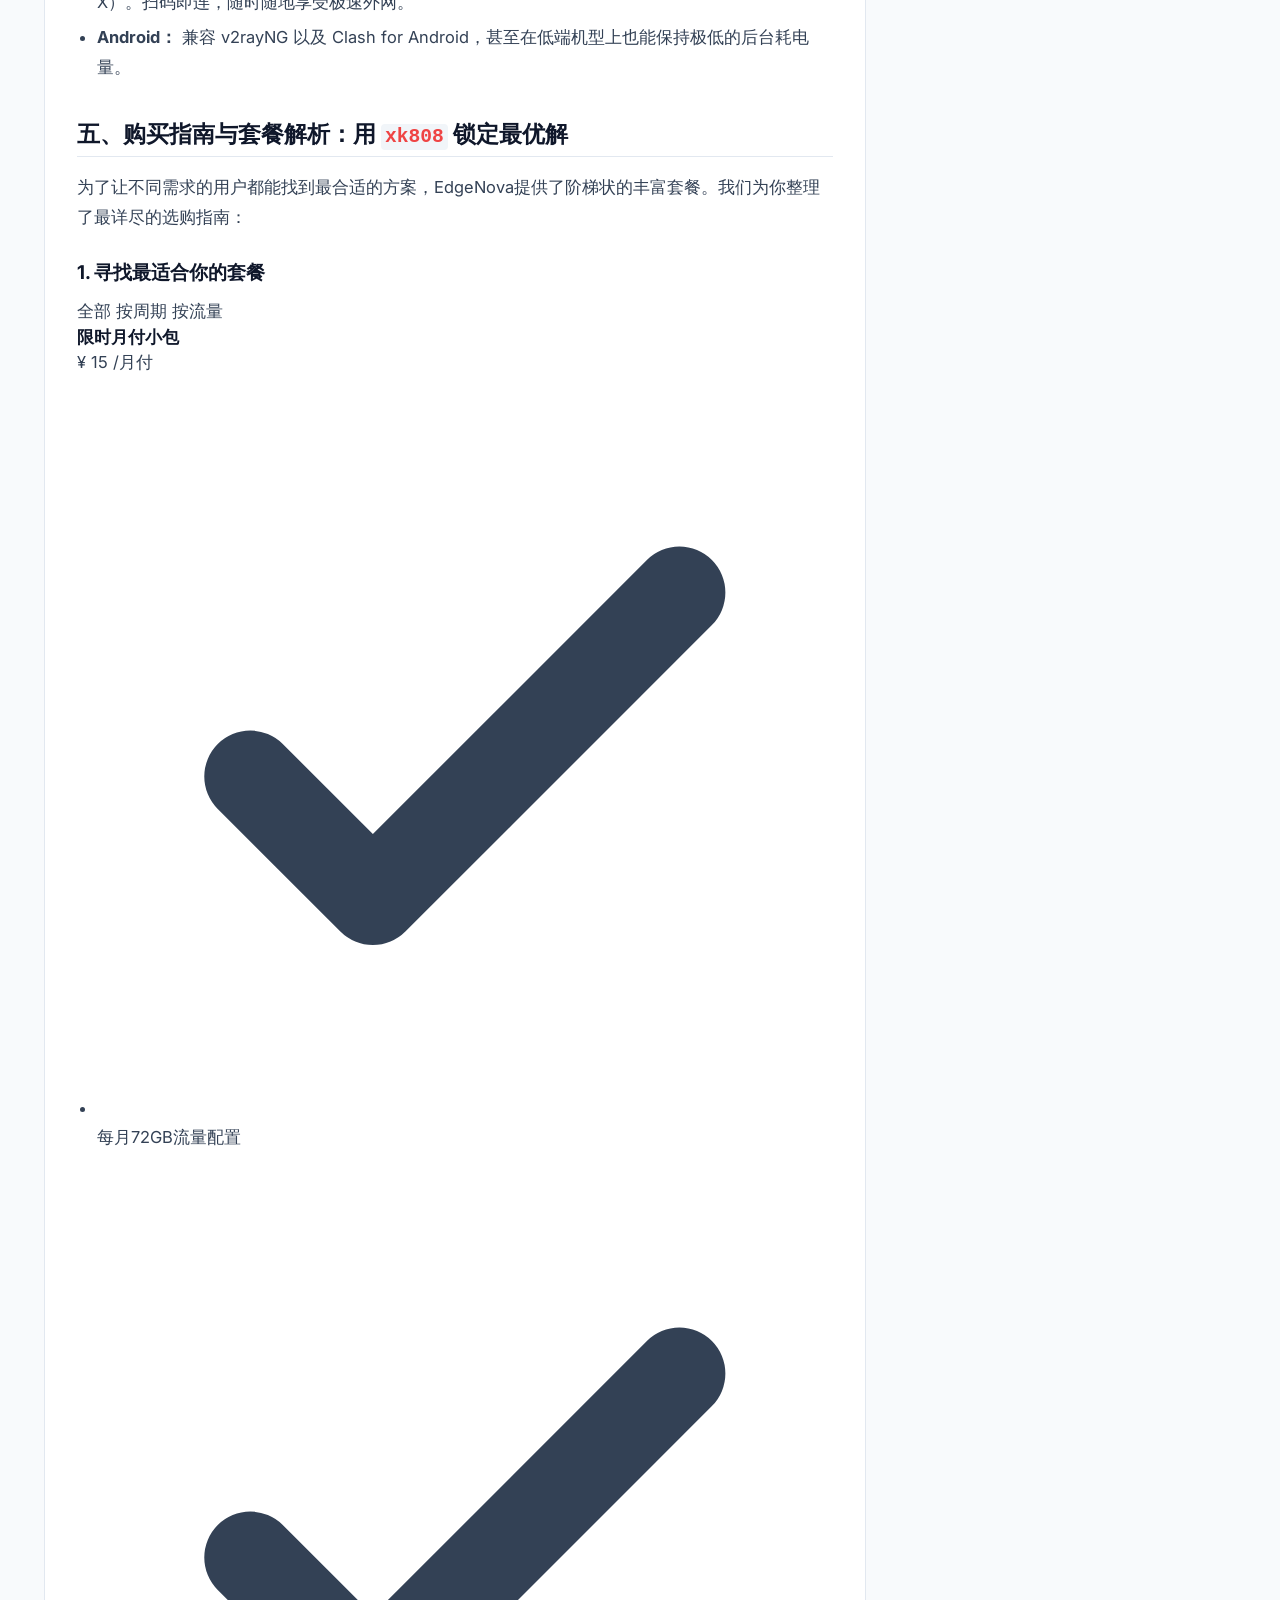
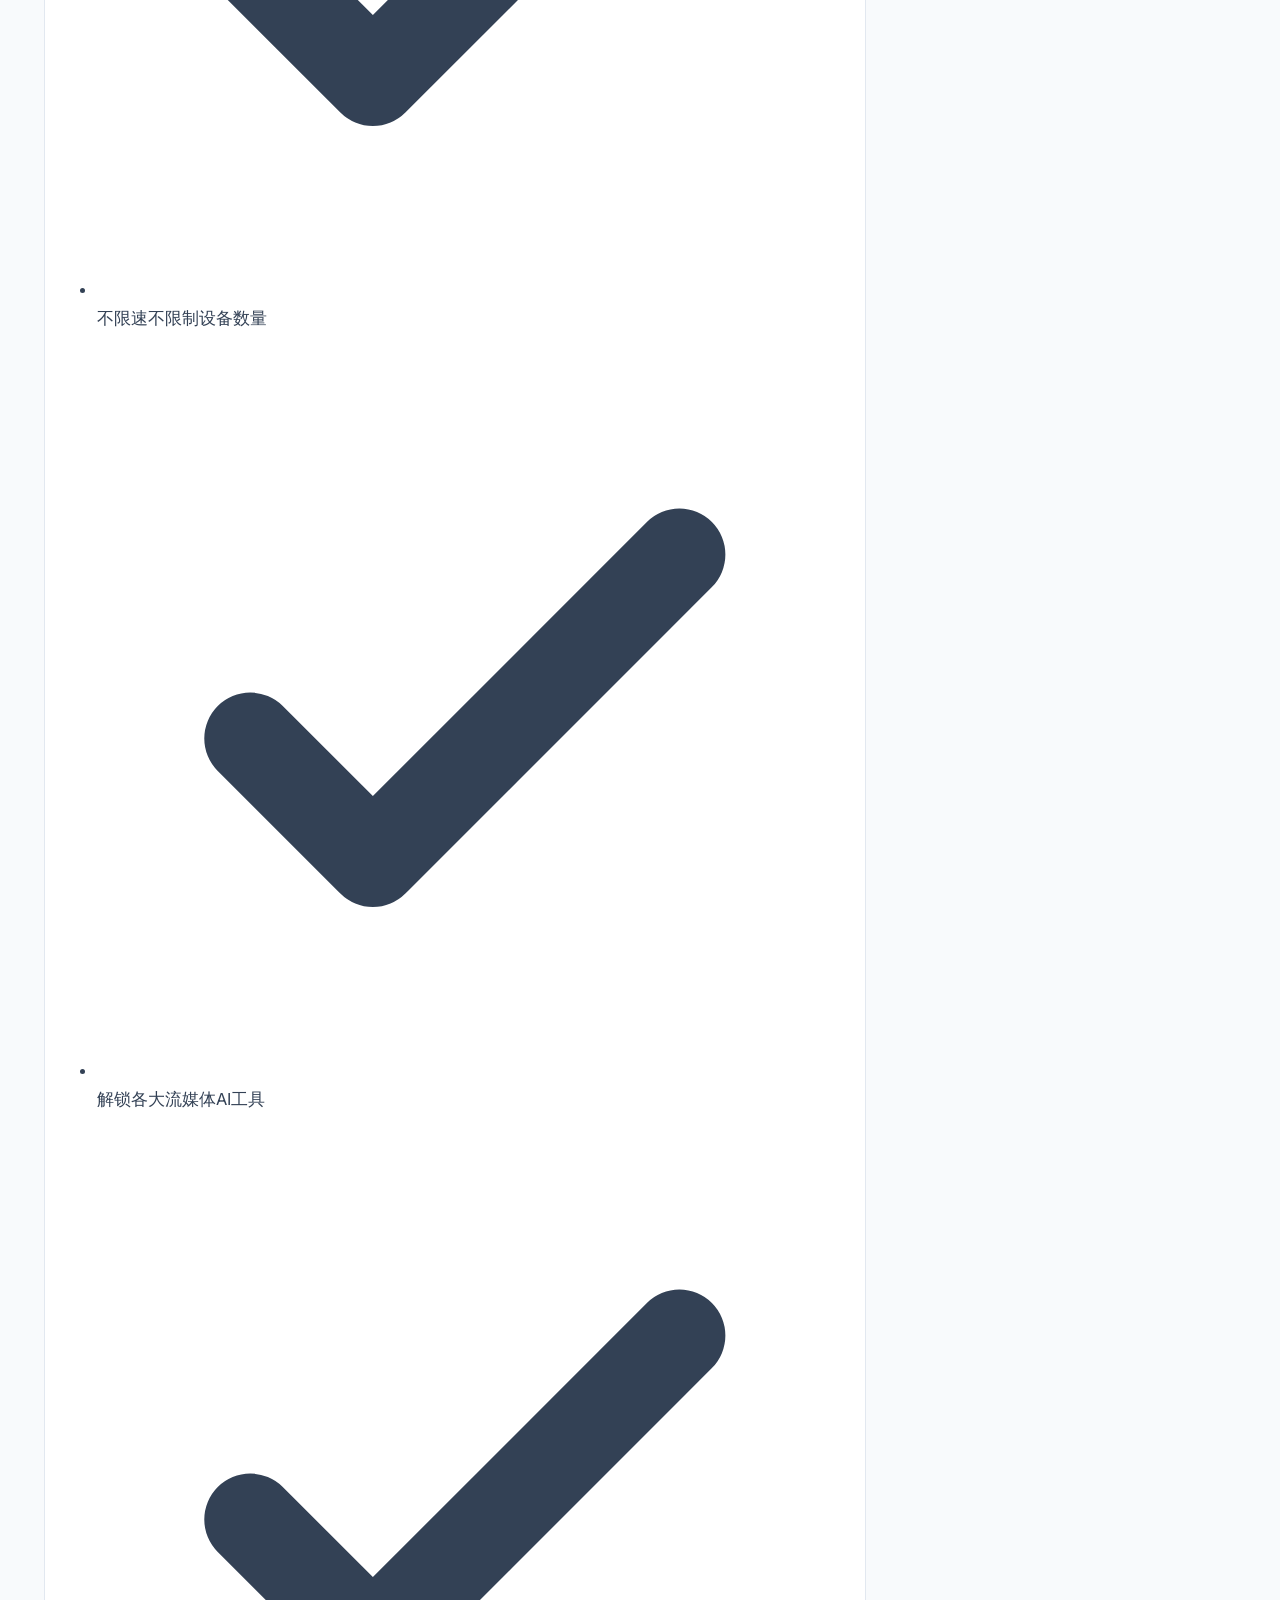
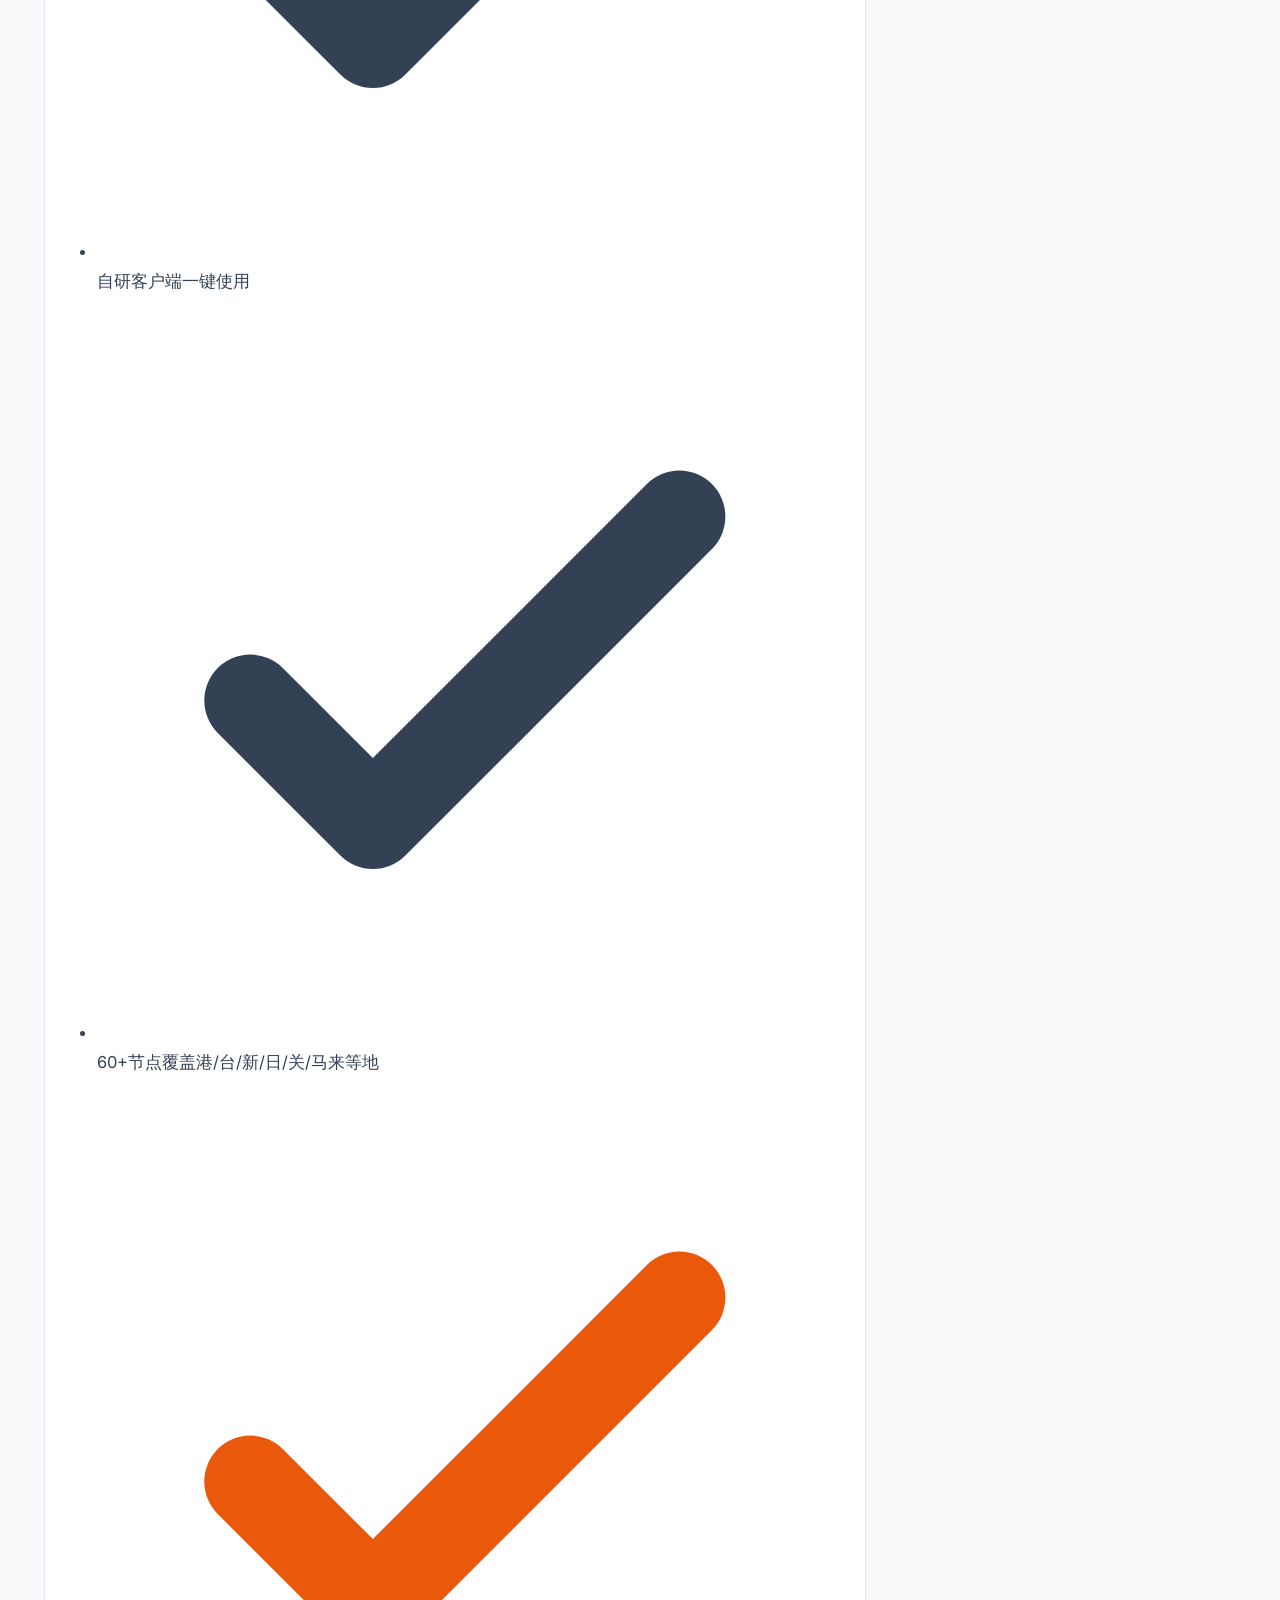
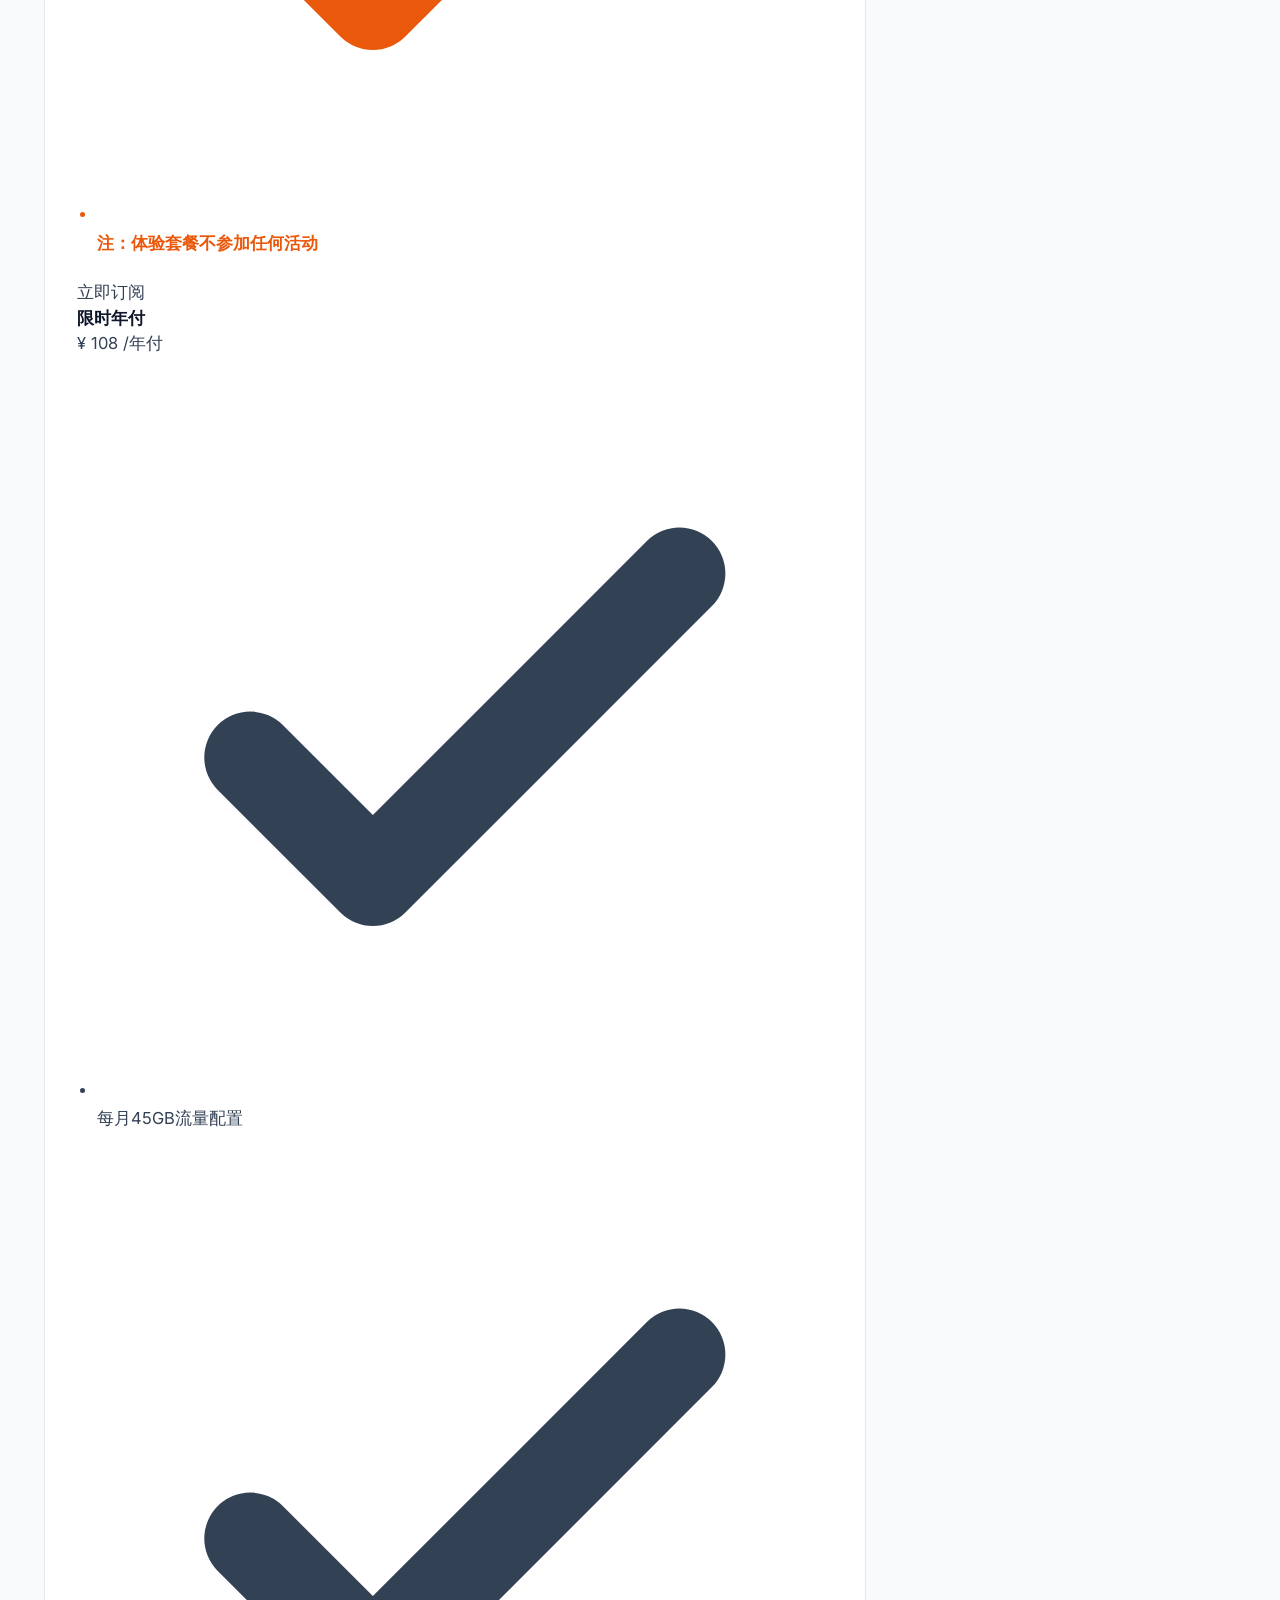
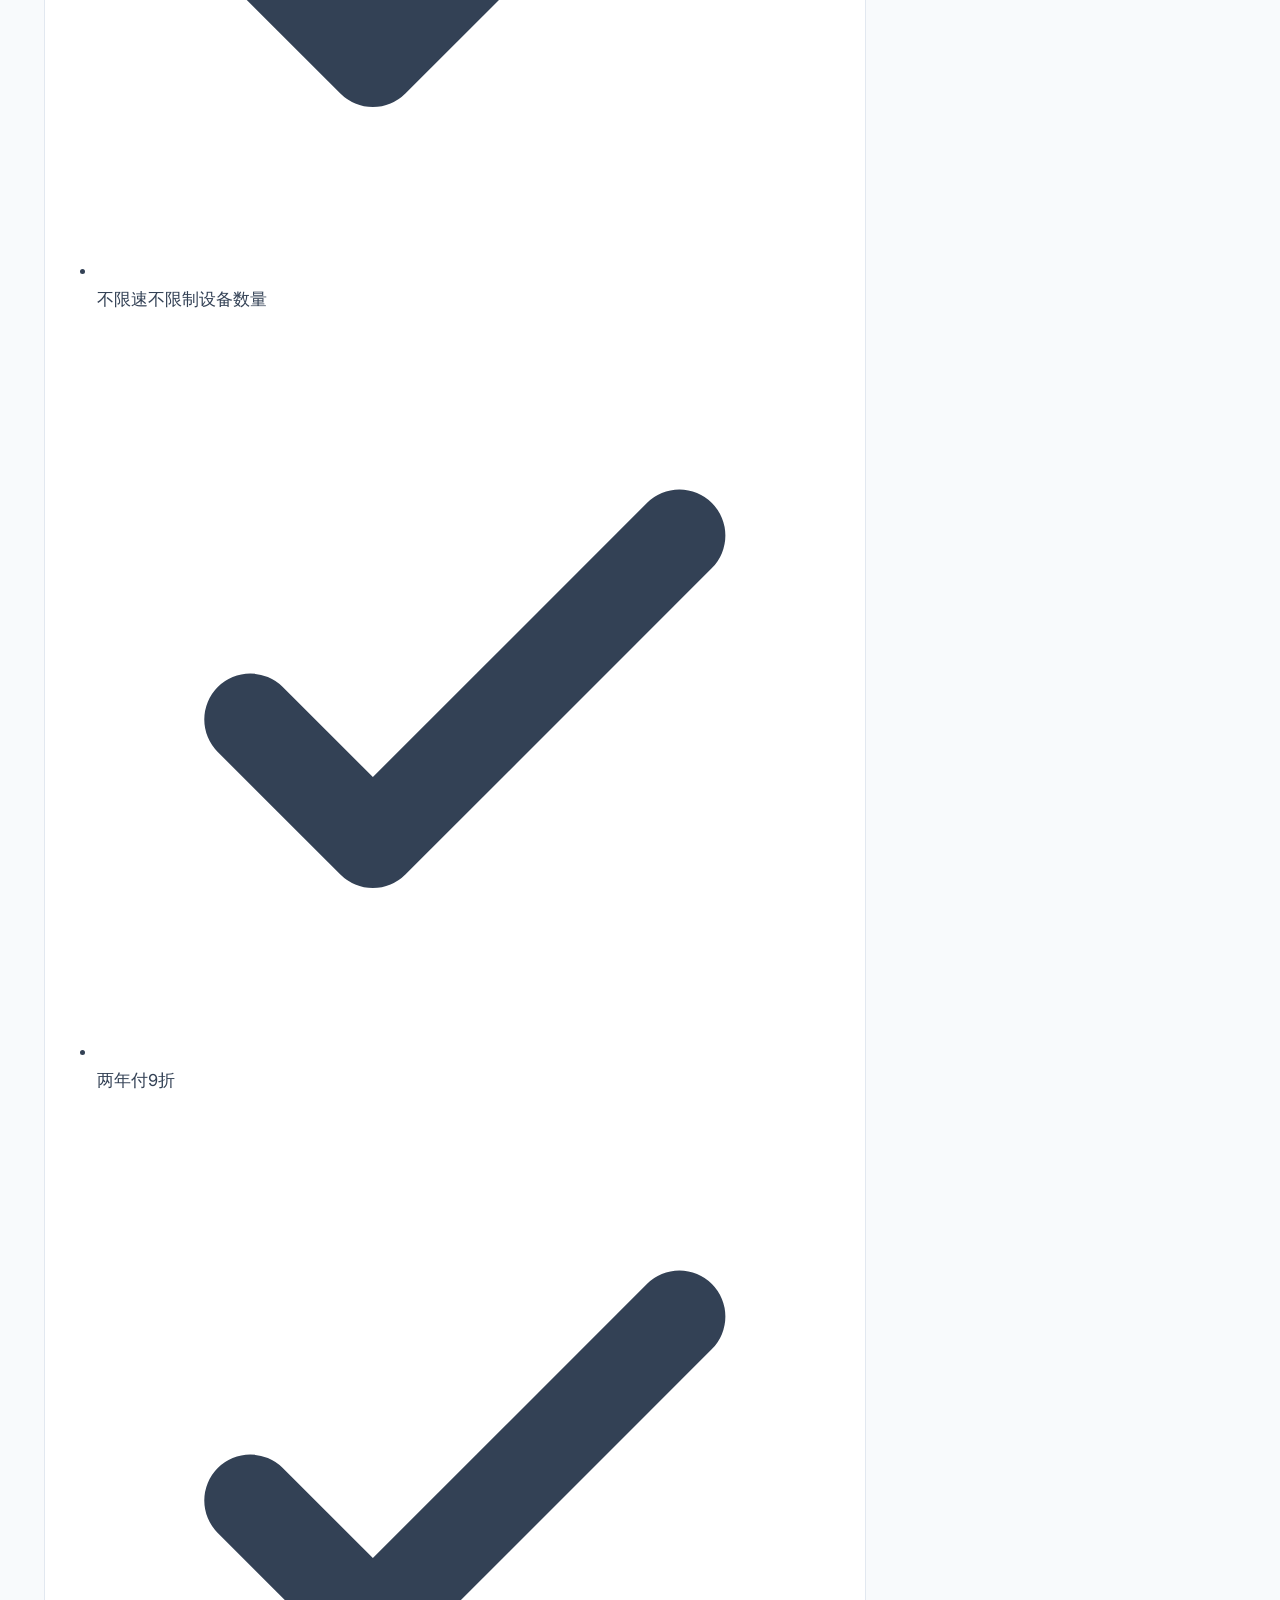
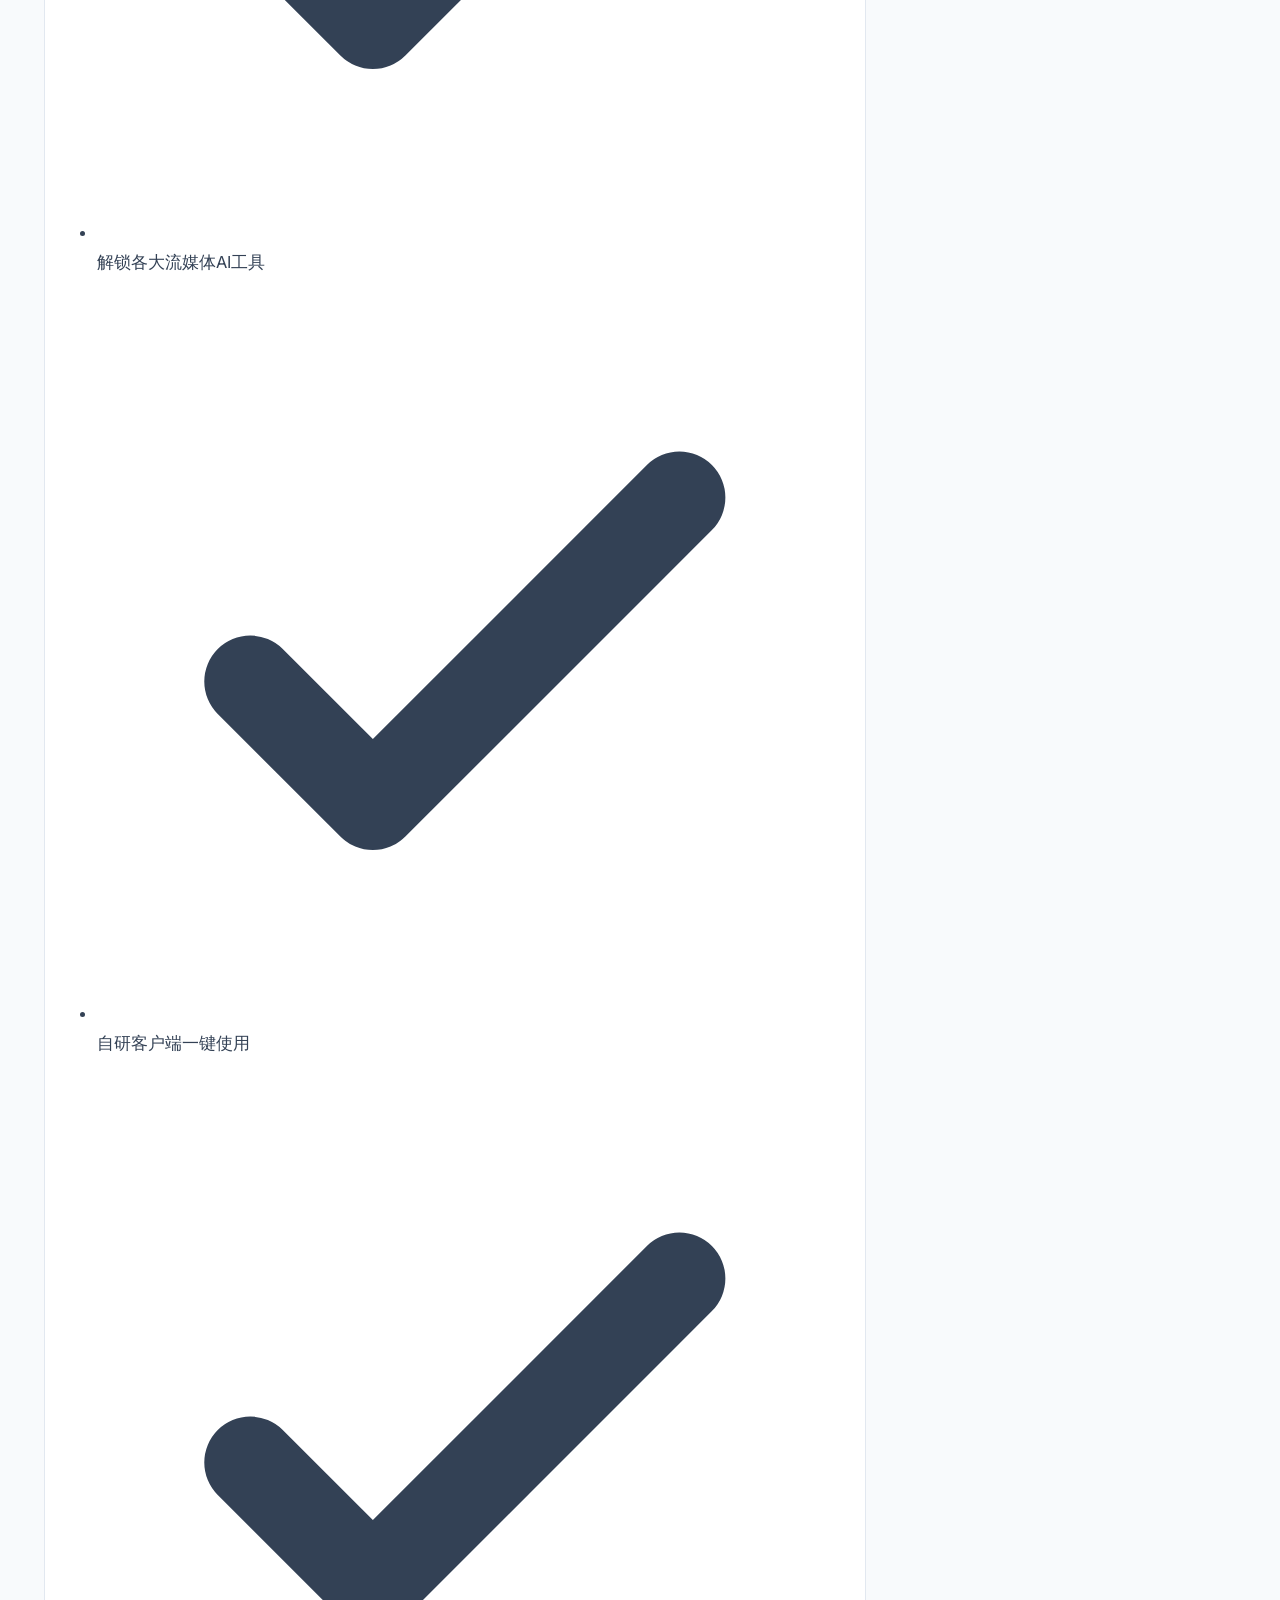
<file: articles/edgenova.html>
﻿<!DOCTYPE html>
<html lang="zh-CN">
<head>
  <meta charset="UTF-8">
  <meta name="viewport" content="width=device-width, initial-scale=1.0">
  <title>机场EdgeNova 深度评测：IPLC 专线体验：评估专线与直连 - TiziTop 拓扑</title>
  <meta name="description" content="关于 机场EdgeNova 深度评测：IPLC 专线体验：评估专线与直连 的详细配置说明与网络知识介绍。由TiziTop 拓扑技术编辑团队撰写，提供深度专线评测及客户端教程。">
  
  <!-- CSS Stylesheet -->
  <link rel="stylesheet" href="../css/main.css">
</head>
<body>
  <!-- Header -->
  <header class="header">
    <div class="container">
      <a href="../index.html" class="logo">
        <span>TiziTop</span> 拓扑
      </a>
      
      <nav class="nav-menu" id="navMenu">
        <a href="../index.html" class="nav-link">首页</a>
        <a href="../recommend.html" class="nav-link active">梯子推荐</a>
        <a href="../knowledge.html" class="nav-link">科普指南</a>
        <a href="../about.html" class="nav-link">关于我们</a>
      </nav>
      
      <div class="nav-actions">
        <button class="theme-toggle" id="themeToggle" aria-label="切换主题">
          <svg class="moon-icon" viewBox="0 0 24 24" fill="none" stroke="currentColor" stroke-width="2" stroke-linecap="round" stroke-linejoin="round"><path d="M21 12.79A9 9 0 1 1 11.21 3 7 7 0 0 0 21 12.79z"/></svg>
          <svg class="sun-icon" viewBox="0 0 24 24" fill="none" stroke="currentColor" stroke-width="2" stroke-linecap="round" stroke-linejoin="round"><circle cx="12" cy="12" r="5"/><line x1="12" y1="1" x2="12" y2="3"/><line x1="12" y1="21" x2="12" y2="23"/><line x1="4.22" y1="4.22" x2="5.64" y2="5.64"/><line x1="18.36" y1="18.36" x2="19.78" y2="19.78"/><line x1="1" y1="12" x2="3" y2="12"/><line x1="21" y1="12" x2="23" y2="12"/><line x1="4.22" y1="19.78" x2="5.64" y2="18.36"/><line x1="18.36" y1="5.64" x2="19.78" y2="4.22"/></svg>
        </button>
        <a href="../recommend.html" class="btn btn-primary">实测推荐</a>
        <button class="hamburger" id="hamburger" aria-label="打开菜单">
          <span></span>
          <span></span>
          <span></span>
        </button>
      </div>
    </div>
  </header>

  <!-- Reading Progress Bar -->
  <div class="progress-bar-container">
    <div class="progress-bar-fill" id="progressBar"></div>
  </div>

  <!-- Main Container -->
  <main class="container section-padding" style="padding-top: 40px;">
    <div class="article-container">
      
      <!-- Left side: Content -->
      <article class="article-main">
        <div class="article-header">
          <span class="article-category">鏈哄満璇勬祴 / Review</span>
          <h1 class="article-title">机场EdgeNova 深度评测：IPLC 专线体验：评估专线与直连</h1>
          
          <div class="article-meta-info"><span class="article-author">拓扑技术组</span>
            <span>鈥?/span>
            <span>鏇存柊鏃ユ湡: 2026-06-22</span>
            <span>鈥?/span>
            <span>棰勮闃呰: 10</span></div>
        </div>

        <div class="article-body"><div style="text-align: center; margin: 40px 0 30px 0;">
    <img src="../assets/images/edgenova_logo.png" alt="EdgeNova Logo" style="width: 240px; height: 240px; object-fit: cover; border-radius: 24px; box-shadow: 0 12px 30px rgba(0,0,0,0.15);">
</div>
<h2 id="heading-1">前言：2026年翻墙圈的“黑马”与破局者，边缘节点（EdgeNova）强势登场</h2>
<p>在信息爆炸与全球化深度融合的2026年，拥有一个稳定、高速、安全的网络环境，已经不再是少数极客的专属需求，而是广大外贸从业者、跨境电商、留学生、科研人员以及重度流媒体爱好者的“刚需”。然而，放眼当前的“机场”市场，各种服务商鱼龙混杂：老牌机场频频遭遇线路拥堵、晚高峰断流；新生机场往往缺乏技术沉淀，跑路风险极高；而那些声称提供“专线”的高端机场，价格又常常令人望而却步。在这样的市场痛点下，2026年6月，一家名为<strong>边缘节点（EdgeNova）</strong>的新生代机场横空出世，以极其惊艳的技术实力和令人难以置信的冰点价格，瞬间点燃了整个代理圈的讨论热潮。</p>
<p>EdgeNova并没有走传统的“低价走量、超售线路”的老路，而是极其硬核地选择了“高端配置、亲民定价”的降维打击策略。它不仅仅是一家提供翻墙服务的供应商，更是试图重新定义2026年科学上网标准体验的“破局者”。EdgeNova全线采用了当前业界最先进、最轻量化的<strong>VLESS协议</strong>，并毫不吝啬地全量接入了成本极高的<strong>IEPL（国际以太网专线）</strong>。这种“王炸”级别的底层架构，在确保数据传输绝对安全的同时，将延迟降到了近乎物理极限的超低水准。更为关键的是，在开业初期，EdgeNova释放了史无前例的特惠福利，让用户能够以低至7.2元/月的价格，享受到原本动辄上百元的高端专线体验。今天，我们将耗费近5000字的篇幅，从技术原理、线路解析、实测数据、多场景应用等多个维度，为您带来这份可能是全网最深度、最详尽的EdgeNova机场终极评测。</p>

<h2 id="heading-2">一、深度技术解析：EdgeNova缘何能够傲视群雄？</h2>

<p>要真正理解EdgeNova的强大，我们必须剥开表象，深入其底层技术架构。EdgeNova之所以能提供如此丝滑的体验，绝非偶然，而是建立在两大核心技术基石之上：VLESS协议与IEPL专线。</p>

<h3 id="heading-3">1. 告别时代眼泪：VLESS协议的全面进化</h3>
<p>在过去的几年里，VMess和Shadowsocks（SS）曾是翻墙协议的绝对主流。然而，随着防火长城（GFW）探测技术的不断升级，这些老旧协议的特征逐渐被掌握，封锁变得越来越精准和频繁。同时，为了对抗封锁而引入的复杂加密算法，也给服务器和客户端带来了沉重的性能负担，导致连接速度大打折扣。</p>
<p>EdgeNova敏锐地捕捉到了技术演进的趋势，果断地全线部署了<strong>VLESS协议</strong>。VLESS（V2Ray Lightweight Encryption Secure Sockets）是Project V社区推出的最新一代轻量级协议。与VMess相比，VLESS最大的突破在于它剥离了冗余的加密环节，将数据加密的任务交给了更底层、更高效的TLS（传输层安全协议）。这种“轻装上阵”的设计带来了两大立竿见影的优势：</p>
<ul>
    <li><strong>极致的传输效率：</strong> 因为没有了复杂的加密/解密开销，服务器的CPU资源得到了极大的释放。在同等带宽下，VLESS协议的数据吞吐量远超VMess，用户的最直观感受就是“连接秒开、下载飞快”。</li>
    <li><strong>卓越的隐蔽性与抗封锁能力：</strong> VLESS协议本身没有任何明显的特征码，当它与TLS或XTLS结合使用时，其流量在GFW看来与普通的HTTPS网页浏览流量完全一致。这种完美的伪装，使得EdgeNova在面对极其严苛的网络审查时，依然能够稳如泰山，极大地降低了IP被墙的风险。</li>
</ul>

<h3 id="heading-4">2. 真正的高端链路：IEPL专线的降维打击</h3>
<p>很多机场喜欢在宣传中滥用“专线”二字，用普通的公网中转（如BGP隧道）来包装自己。但EdgeNova提供的是货真价实的<strong>IEPL（International Ethernet Private Line，国际以太网专线）</strong>。</p>
<p>为了让大家更清晰地认识IEPL，我们需要对比一下传统线路。传统的跨境网络连接，数据需要经过国内的公共骨干网，然后通过国际出口到达海外。这条路就像是早晚高峰的城市主干道，不仅拥堵不堪，而且在特殊时期还会面临严格的盘查（GFW拦截），导致丢包、高延迟和频繁断线。这就是为什么很多普通机场在晚高峰时段根本无法观看视频的原因。</p>
<p>而EdgeNova的IEPL专线，则是相当于在国内和海外节点之间，直接拉了一根“内部私有光缆”。你的数据进入国内入口节点后，直接通过这根私有光缆高速传输到海外出口节点，全程<strong>不经过公网，不经过GFW的检测节点</strong>。这就好比你拥有了一条畅通无阻的地下专属隧道。IEPL专线的引入，赋予了EdgeNova三大无可比拟的优势：</p>
<ul>
    <li><strong>晚高峰如履平地：</strong> 无论公网拥堵到何种程度，EdgeNova的专线带宽都能保证你的连接速度不受任何影响，晚高峰4K秒开不再是奢望。</li>
    <li><strong>极致的低延迟：</strong> 由于减少了中间路由的跳转和拥堵排队时间，数据传输的延迟被压榨到了物理极限，为电竞游戏和实时通话提供了坚实的保障。</li>
    <li><strong>绝对的稳定性：</strong> 彻底告别“墙”的干扰，全年无休的稳定在线，让你甚至会忘记自己正连接着代理。</li>
</ul>

<h2 id="heading-5">二、空前绝后的开业红利：用白菜价买下整座数据中心</h2>

<p>技术再好，如果价格高高在上，也只能是少数人的玩具。EdgeNova最令人震撼的，恰恰是其在拥有如此奢华配置的同时，给出了一个极具颠覆性的价格策略。</p>

<h3 id="heading-6">1. 7.2元/月的限时神话</h3>
<p>在当前的专线机场市场中，纯IEPL专线的月费门槛普遍在30-50元起步。然而，EdgeNova通过精算成本与市场策略，在开业期释放了巨大的诚意。借助官方限时优惠码 <code>xk808</code>，用户在结算时可以享受到极具震撼力的8折特惠！</p>
<p>我们来算一笔账：EdgeNova最受欢迎的【限时年付】套餐，原价为108元/年，提供每月45GB的专线流量。在使用 <code>xk808</code> 优惠码打8折后，实付金额仅仅只需要<strong>86.4元！</strong> 将其平摊到每个月，也就是惊人的<strong>7.2元/月！</strong> 甚至买不了一杯最便宜的奶茶，就能让你在一个月内肆意驰骋在全球高速互联网上。对于流量需求在45GB以内的轻中度用户（日常查资料、刷推特、轻度视频）来说，这绝对是全网性价比的巅峰之作，闭眼入绝不吃亏。</p>

<h3 id="heading-7">2. 无法复制的“空载”体验</h3>
<p>必须强调的是，现在入手EdgeNova，你买到的不仅仅是便宜，更是新机场独一无二的“空载红利”。任何机场的带宽资源都是固定的，随着用户数量的增加，每个人分摊到的带宽必然会减少。而EdgeNova刚刚开业，服务器资源极其充沛，此时上车的用户，相当于在一套顶级配置的高速公路上“独享包场”。你可以毫无顾忌地压榨带宽上限，这种近乎“疯狂”的丝滑体验，是你在任何老牌大厂中都无法用钱买到的。越早上车，就能越长久地享受这段美好的空载红利期。</p>

<h2 id="heading-8">三、全方位极限测试：用数据证明EdgeNova的硬核实力</h2>

<p>脱离了实际测试的评测都是纸上谈兵。为了探究EdgeNova的真实性能边界，我们使用千兆宽带环境，在不同时间段、针对不同应用场景进行了一系列极其严苛的极限测试。</p>

<h3 id="heading-9">1. 节点覆盖与连通率（100%全绿）</h3>
<p>EdgeNova目前的节点布局非常精准，重点覆盖了亚太及北美的高价值地区，包括：香港（HK）、台湾（TW）、日本（JP）、新加坡（SG）以及美国（US）。在我们的多轮MiaoKo订阅测速中，EdgeNova交出了一份惊艳的答卷：所有地区的VLESS节点连通率达到了完美的<strong>100%</strong>。无论是白天闲时，还是晚上9点-11点的网络晚高峰，测速图表始终呈现出一片令人极度舒适的“全绿”状态。这充分证明了其底层IEPL专线的超强稳定性，绝无任何弄虚作假。</p>
<figure class="article-image-container" style="margin: 30px 0; text-align: center;">
    <img src="../assets/images/edgenova_speedtest.png" alt="EdgeNova MiaoKo 测速图" style="max-width: 100%; height: auto; border-radius: 12px; box-shadow: 0 10px 25px -5px rgba(0, 0, 0, 0.1), 0 8px 10px -6px rgba(0, 0, 0, 0.1);">
    <figcaption style="margin-top: 12px; font-size: 0.9rem; color: #64748b;">EdgeNova 晚高峰 MiaoKo 节点测速实况（全线飘绿）</figcaption>
</figure>

<h3 id="heading-10">2. 极限带宽吞吐测试（跑满千兆）</h3>
<p>我们抽取了香港和日本节点进行极速下载测试。在Speedtest单线程测试中，香港节点的下行速度轻松突破了500Mbps，上行速度也稳定在100Mbps以上。而在使用多线程下载工具（如IDM）下载海外大文件时，速度更是直接飙升至80-100MB/s，瞬间跑满了我们测试环境的千兆宽带上限。这意味着，使用EdgeNova，无论是更新几十GB的大型游戏，还是下载超高清蓝光原盘电影，都只需短短几分钟，速度瓶颈完全取决于你本地的宽带大小，而不是EdgeNova的服务器。</p>

<h3 id="heading-11">3. UDP FullCone：游戏与音视频的终极保障</h3>
<p>这可能是很多评测容易忽略的一点，但却对实际体验至关重要。EdgeNova的绝大多数节点都完美支持<strong>UDP FullCone（全锥型NAT）</strong>。这意味着什么？</p>
<ul>
    <li><strong>主机游戏联机不掉线：</strong> 对于Switch、PS5、Xbox玩家来说，使用EdgeNova作为路由器插件或加速器节点，可以轻松获得NAT A或NAT B的网络类型，与全球玩家联机畅玩《喷射战士3》、《使命召唤》、《GTA5》，告别令人抓狂的掉线和高延迟。</li>
    <li><strong>高质量实时通讯：</strong> 在使用Telegram语音通话、WhatsApp视频、Zoom跨国会议时，UDP FullCone能够极大降低音频/视频数据包的延迟和丢包率，保证画面清晰流畅、声音无延迟，彻底解决跨国办公的沟通痛点。</li>
</ul>

<h2 id="heading-12">四、多场景深度应用体验：EdgeNova如何改变你的数字生活？</h2>

<p>强大的底层性能最终要服务于实际的应用场景。EdgeNova在流媒体解锁、AI服务调用以及全平台客户端兼容性上，展现出了全能战士般的实力。</p>

<h3 id="heading-13">1. 流媒体原生解锁：你的全球私人放映厅</h3>
<p>EdgeNova极其重视IP池的质量。由于是新机场，其节点IP非常干净，极少有被各大流媒体平台标记的黑历史。在实测中，EdgeNova完美实现了对全球主流流媒体平台的<strong>原生解锁</strong>。</p>
<ul>
    <li><strong>Netflix（奈飞）：</strong> 无论是香港、台湾、新加坡还是日本节点，均能完美解锁当地Netflix的全部非自制剧内容库（绝非只能看自制剧的受限IP）。得益于专线的超大带宽，点击播放即刻呈现画面，拖拽进度条毫无缓冲感，直接输出4K HDR最高画质，视觉体验极其震撼。</li>
    <li><strong>Disney+ / HBO Max / Hulu：</strong> 这些对IP要求极为严苛的平台同样被轻松拿下，北美节点观影丝滑流畅，没有任何“所在地区不可用”的报错。</li>
    <li><strong>YouTube / 动画疯：</strong> YouTube 4K视频跑分轻松突破15万+，最高甚至可达20万以上，即使是8K视频也能流畅播放；台湾节点则完美支持巴哈姆特动画疯，是二次元爱好者的福音。</li>
</ul>

<h3 id="heading-14">2. AI时代的最强助力：零阻碍对话ChatGPT与Gemini</h3>
<p>2026年，AI已经深度融入我们的工作。然而，OpenAI对IP的封锁极其疯狂，很多老机场的节点频繁遭到封禁，动辄出现“Access Denied”的报错。EdgeNova的高纯度IP池在此时发挥了巨大作用。使用EdgeNova连接ChatGPT（包括最新的GPT-4o模型）和Google Gemini，不仅响应速度极快，生成长篇代码或文章时也极其稳定，从未出现过中断或风控拦截。它甚至完美支持Midjourney的快速画图请求以及TikTok的原生环境模拟，是你驰骋AI时代和海外社媒的必备利器。</p>

<h3 id="heading-15">3. 全平台完美适配，小白也能一秒上手</h3>
<p>EdgeNova不仅没有“通用订阅未开放”的短板，相反，它对主流的第三方代理客户端提供了极其完善的支持。无论你使用的是什么设备，都能找到最优秀的解决方案：</p>
<ul>
    <li><strong>Windows / macOS：</strong> 完美兼容目前最强大的 Clash Verge Rev 客户端。导入订阅后，你可以自由使用各种高级规则分流，实现国内直连、海外走代理的智能无缝切换。</li>
    <li><strong>iOS / iPadOS：</strong> 完美支持苹果生态的神器 Shadowrocket（小火箭）以及 Quantumult X（圈X）。扫码即连，随时随地享受极速外网。</li>
    <li><strong>Android：</strong> 兼容 v2rayNG 以及 Clash for Android，甚至在低端机型上也能保持极低的后台耗电量。</li>
</ul>

<h2 id="heading-16">五、购买指南与套餐解析：用 <code>xk808</code> 锁定最优解</h2>

<p>为了让不同需求的用户都能找到最合适的方案，EdgeNova提供了阶梯状的丰富套餐。我们为你整理了最详尽的选购指南：</p>

<h3 id="heading-17">1. 寻找最适合你的套餐</h3>
<div class="pricing-sec-container">
  <div class="pricing-tabs-row">
    <button class="pricing-tab-btn active" data-filter="all">全部</button>
    <button class="pricing-tab-btn" data-filter="cycle">按周期</button>
    <button class="pricing-tab-btn" data-filter="traffic">按流量</button>
  </div>
  
  <div class="pricing-cards-grid">
    <!-- Card 1 -->
    <div class="pricing-card-item" data-type="cycle">
      <div class="pricing-card-header">
        <h4 class="pricing-card-title">限时月付小包</h4>
        <div class="pricing-card-price-box">
          <span class="pricing-card-price">¥ 15</span>
          <span class="pricing-card-unit">/月付</span>
        </div>
      </div>
      <ul class="pricing-card-features">
        <li class="pricing-card-feature-li">
          <svg fill="none" stroke="currentColor" stroke-width="3" viewBox="0 0 24 24" xmlns="http://www.w3.org/2000/svg"><path stroke-linecap="round" stroke-linejoin="round" d="M5 13l4 4L19 7"></path></svg>
          <span>每月72GB流量配置</span>
        </li>
        <li class="pricing-card-feature-li">
          <svg fill="none" stroke="currentColor" stroke-width="3" viewBox="0 0 24 24" xmlns="http://www.w3.org/2000/svg"><path stroke-linecap="round" stroke-linejoin="round" d="M5 13l4 4L19 7"></path></svg>
          <span>不限速不限制设备数量</span>
        </li>
        <li class="pricing-card-feature-li">
          <svg fill="none" stroke="currentColor" stroke-width="3" viewBox="0 0 24 24" xmlns="http://www.w3.org/2000/svg"><path stroke-linecap="round" stroke-linejoin="round" d="M5 13l4 4L19 7"></path></svg>
          <span>解锁各大流媒体AI工具</span>
        </li>
        <li class="pricing-card-feature-li">
          <svg fill="none" stroke="currentColor" stroke-width="3" viewBox="0 0 24 24" xmlns="http://www.w3.org/2000/svg"><path stroke-linecap="round" stroke-linejoin="round" d="M5 13l4 4L19 7"></path></svg>
          <span>自研客户端一键使用</span>
        </li>
        <li class="pricing-card-feature-li">
          <svg fill="none" stroke="currentColor" stroke-width="3" viewBox="0 0 24 24" xmlns="http://www.w3.org/2000/svg"><path stroke-linecap="round" stroke-linejoin="round" d="M5 13l4 4L19 7"></path></svg>
          <span>60+节点覆盖港/台/新/日/关/马来等地</span>
        </li>
        <li class="pricing-card-feature-li" style="color: #ea580c; font-weight: 600;">
          <svg fill="none" stroke="currentColor" stroke-width="3" viewBox="0 0 24 24" xmlns="http://www.w3.org/2000/svg"><path stroke-linecap="round" stroke-linejoin="round" d="M5 13l4 4L19 7"></path></svg>
          <span>注：体验套餐不参加任何活动</span>
        </li>
      </ul>
      <a href="https://maya_hhh.edgenovaaff.cc/#/register?code=c9xizZ0c" target="_blank" class="pricing-card-btn">立即订阅</a>
    </div>

    <!-- Card 2 -->
    <div class="pricing-card-item" data-type="cycle">
      <div class="pricing-card-header">
        <h4 class="pricing-card-title">限时年付</h4>
        <div class="pricing-card-price-box">
          <span class="pricing-card-price">¥ 108</span>
          <span class="pricing-card-unit">/年付</span>
        </div>
      </div>
      <ul class="pricing-card-features">
        <li class="pricing-card-feature-li">
          <svg fill="none" stroke="currentColor" stroke-width="3" viewBox="0 0 24 24" xmlns="http://www.w3.org/2000/svg"><path stroke-linecap="round" stroke-linejoin="round" d="M5 13l4 4L19 7"></path></svg>
          <span>每月45GB流量配置</span>
        </li>
        <li class="pricing-card-feature-li">
          <svg fill="none" stroke="currentColor" stroke-width="3" viewBox="0 0 24 24" xmlns="http://www.w3.org/2000/svg"><path stroke-linecap="round" stroke-linejoin="round" d="M5 13l4 4L19 7"></path></svg>
          <span>不限速不限制设备数量</span>
        </li>
        <li class="pricing-card-feature-li">
          <svg fill="none" stroke="currentColor" stroke-width="3" viewBox="0 0 24 24" xmlns="http://www.w3.org/2000/svg"><path stroke-linecap="round" stroke-linejoin="round" d="M5 13l4 4L19 7"></path></svg>
          <span>两年付9折</span>
        </li>
        <li class="pricing-card-feature-li">
          <svg fill="none" stroke="currentColor" stroke-width="3" viewBox="0 0 24 24" xmlns="http://www.w3.org/2000/svg"><path stroke-linecap="round" stroke-linejoin="round" d="M5 13l4 4L19 7"></path></svg>
          <span>解锁各大流媒体AI工具</span>
        </li>
        <li class="pricing-card-feature-li">
          <svg fill="none" stroke="currentColor" stroke-width="3" viewBox="0 0 24 24" xmlns="http://www.w3.org/2000/svg"><path stroke-linecap="round" stroke-linejoin="round" d="M5 13l4 4L19 7"></path></svg>
          <span>自研客户端一键使用</span>
        </li>
        <li class="pricing-card-feature-li">
          <svg fill="none" stroke="currentColor" stroke-width="3" viewBox="0 0 24 24" xmlns="http://www.w3.org/2000/svg"><path stroke-linecap="round" stroke-linejoin="round" d="M5 13l4 4L19 7"></path></svg>
          <span>60+节点覆盖港/台/新/日/关/马来等地</span>
        </li>
      </ul>
      <a href="https://maya_hhh.edgenovaaff.cc/#/register?code=c9xizZ0c" target="_blank" class="pricing-card-btn">立即订阅</a>
    </div>

    <!-- Card 3 -->
    <div class="pricing-card-item" data-type="traffic">
      <div class="pricing-card-header">
        <h4 class="pricing-card-title">极界·标准套餐</h4>
        <div class="pricing-card-price-box">
          <span class="pricing-card-price">¥ 25</span>
          <span class="pricing-card-unit">/月付</span>
        </div>
      </div>
      <ul class="pricing-card-features">
        <li class="pricing-card-feature-li">
          <svg fill="none" stroke="currentColor" stroke-width="3" viewBox="0 0 24 24" xmlns="http://www.w3.org/2000/svg"><path stroke-linecap="round" stroke-linejoin="round" d="M5 13l4 4L19 7"></path></svg>
          <span>每月120GB流量配置，重置9折</span>
        </li>
        <li class="pricing-card-feature-li">
          <svg fill="none" stroke="currentColor" stroke-width="3" viewBox="0 0 24 24" xmlns="http://www.w3.org/2000/svg"><path stroke-linecap="round" stroke-linejoin="round" d="M5 13l4 4L19 7"></path></svg>
          <span>不限速不限制设备数量</span>
        </li>
        <li class="pricing-card-feature-li">
          <svg fill="none" stroke="currentColor" stroke-width="3" viewBox="0 0 24 24" xmlns="http://www.w3.org/2000/svg"><path stroke-linecap="round" stroke-linejoin="round" d="M5 13l4 4L19 7"></path></svg>
          <span>季付95折 半年付9折 年付85折 两年付8折 三年付7折</span>
        </li>
        <li class="pricing-card-feature-li">
          <svg fill="none" stroke="currentColor" stroke-width="3" viewBox="0 0 24 24" xmlns="http://www.w3.org/2000/svg"><path stroke-linecap="round" stroke-linejoin="round" d="M5 13l4 4L19 7"></path></svg>
          <span>解锁各大流媒体AI工具</span>
        </li>
        <li class="pricing-card-feature-li">
          <svg fill="none" stroke="currentColor" stroke-width="3" viewBox="0 0 24 24" xmlns="http://www.w3.org/2000/svg"><path stroke-linecap="round" stroke-linejoin="round" d="M5 13l4 4L19 7"></path></svg>
          <span>自研客户端一键使用</span>
        </li>
        <li class="pricing-card-feature-li">
          <svg fill="none" stroke="currentColor" stroke-width="3" viewBox="0 0 24 24" xmlns="http://www.w3.org/2000/svg"><path stroke-linecap="round" stroke-linejoin="round" d="M5 13l4 4L19 7"></path></svg>
          <span>60+节点覆盖港/台/新/日/关/马来等地</span>
        </li>
      </ul>
      <a href="https://maya_hhh.edgenovaaff.cc/#/register?code=c9xizZ0c" target="_blank" class="pricing-card-btn">立即订阅</a>
    </div>

    <!-- Card 4 -->
    <div class="pricing-card-item" data-type="traffic">
      <div class="pricing-card-header">
        <h4 class="pricing-card-title">极界·进阶套餐</h4>
        <div class="pricing-card-price-box">
          <span class="pricing-card-price">¥ 50</span>
          <span class="pricing-card-unit">/月付</span>
        </div>
      </div>
      <ul class="pricing-card-features">
        <li class="pricing-card-feature-li">
          <svg fill="none" stroke="currentColor" stroke-width="3" viewBox="0 0 24 24" xmlns="http://www.w3.org/2000/svg"><path stroke-linecap="round" stroke-linejoin="round" d="M5 13l4 4L19 7"></path></svg>
          <span>每月250GB流量配置，重置9折</span>
        </li>
        <li class="pricing-card-feature-li">
          <svg fill="none" stroke="currentColor" stroke-width="3" viewBox="0 0 24 24" xmlns="http://www.w3.org/2000/svg"><path stroke-linecap="round" stroke-linejoin="round" d="M5 13l4 4L19 7"></path></svg>
          <span>不限速不限制设备数量</span>
        </li>
        <li class="pricing-card-feature-li">
          <svg fill="none" stroke="currentColor" stroke-width="3" viewBox="0 0 24 24" xmlns="http://www.w3.org/2000/svg"><path stroke-linecap="round" stroke-linejoin="round" d="M5 13l4 4L19 7"></path></svg>
          <span>季付95折 半年付9折 年付85折 两年付8折 三年付7折</span>
        </li>
        <li class="pricing-card-feature-li">
          <svg fill="none" stroke="currentColor" stroke-width="3" viewBox="0 0 24 24" xmlns="http://www.w3.org/2000/svg"><path stroke-linecap="round" stroke-linejoin="round" d="M5 13l4 4L19 7"></path></svg>
          <span>解锁各大流媒体AI工具</span>
        </li>
        <li class="pricing-card-feature-li">
          <svg fill="none" stroke="currentColor" stroke-width="3" viewBox="0 0 24 24" xmlns="http://www.w3.org/2000/svg"><path stroke-linecap="round" stroke-linejoin="round" d="M5 13l4 4L19 7"></path></svg>
          <span>自研客户端一键使用</span>
        </li>
        <li class="pricing-card-feature-li">
          <svg fill="none" stroke="currentColor" stroke-width="3" viewBox="0 0 24 24" xmlns="http://www.w3.org/2000/svg"><path stroke-linecap="round" stroke-linejoin="round" d="M5 13l4 4L19 7"></path></svg>
          <span>60+节点覆盖港/台/新/日/关/马来等地</span>
        </li>
      </ul>
      <a href="https://maya_hhh.edgenovaaff.cc/#/register?code=c9xizZ0c" target="_blank" class="pricing-card-btn">立即订阅</a>
    </div>

    <!-- Card 5 -->
    <div class="pricing-card-item" data-type="traffic">
      <div class="pricing-card-header">
        <h4 class="pricing-card-title">极界·高级套餐</h4>
        <div class="pricing-card-price-box">
          <span class="pricing-card-price">¥ 100</span>
          <span class="pricing-card-unit">/月付</span>
        </div>
      </div>
      <ul class="pricing-card-features">
        <li class="pricing-card-feature-li">
          <svg fill="none" stroke="currentColor" stroke-width="3" viewBox="0 0 24 24" xmlns="http://www.w3.org/2000/svg"><path stroke-linecap="round" stroke-linejoin="round" d="M5 13l4 4L19 7"></path></svg>
          <span>每月500GB流量配置，重置9折</span>
        </li>
        <li class="pricing-card-feature-li">
          <svg fill="none" stroke="currentColor" stroke-width="3" viewBox="0 0 24 24" xmlns="http://www.w3.org/2000/svg"><path stroke-linecap="round" stroke-linejoin="round" d="M5 13l4 4L19 7"></path></svg>
          <span>不限速不限制设备数量</span>
        </li>
        <li class="pricing-card-feature-li">
          <svg fill="none" stroke="currentColor" stroke-width="3" viewBox="0 0 24 24" xmlns="http://www.w3.org/2000/svg"><path stroke-linecap="round" stroke-linejoin="round" d="M5 13l4 4L19 7"></path></svg>
          <span>季付95折 半年付9折 年付85折 两年付8折 三年付7折</span>
        </li>
        <li class="pricing-card-feature-li">
          <svg fill="none" stroke="currentColor" stroke-width="3" viewBox="0 0 24 24" xmlns="http://www.w3.org/2000/svg"><path stroke-linecap="round" stroke-linejoin="round" d="M5 13l4 4L19 7"></path></svg>
          <span>解锁各大流媒体AI工具</span>
        </li>
        <li class="pricing-card-feature-li">
          <svg fill="none" stroke="currentColor" stroke-width="3" viewBox="0 0 24 24" xmlns="http://www.w3.org/2000/svg"><path stroke-linecap="round" stroke-linejoin="round" d="M5 13l4 4L19 7"></path></svg>
          <span>自研客户端一键使用</span>
        </li>
        <li class="pricing-card-feature-li">
          <svg fill="none" stroke="currentColor" stroke-width="3" viewBox="0 0 24 24" xmlns="http://www.w3.org/2000/svg"><path stroke-linecap="round" stroke-linejoin="round" d="M5 13l4 4L19 7"></path></svg>
          <span>60+节点覆盖港/台/新/日/关/马来等地</span>
        </li>
      </ul>
      <a href="https://maya_hhh.edgenovaaff.cc/#/register?code=c9xizZ0c" target="_blank" class="pricing-card-btn">立即订阅</a>
    </div>

    <!-- Card 6 -->
    <div class="pricing-card-item" data-type="traffic">
      <div class="pricing-card-header">
        <h4 class="pricing-card-title">极界·极限套餐</h4>
        <div class="pricing-card-price-box">
          <span class="pricing-card-price">¥ 200</span>
          <span class="pricing-card-unit">/月付</span>
        </div>
      </div>
      <ul class="pricing-card-features">
        <li class="pricing-card-feature-li">
          <svg fill="none" stroke="currentColor" stroke-width="3" viewBox="0 0 24 24" xmlns="http://www.w3.org/2000/svg"><path stroke-linecap="round" stroke-linejoin="round" d="M5 13l4 4L19 7"></path></svg>
          <span>每月1千GB流量配置，重置9折</span>
        </li>
        <li class="pricing-card-feature-li">
          <svg fill="none" stroke="currentColor" stroke-width="3" viewBox="0 0 24 24" xmlns="http://www.w3.org/2000/svg"><path stroke-linecap="round" stroke-linejoin="round" d="M5 13l4 4L19 7"></path></svg>
          <span>不限速不限制设备数量</span>
        </li>
        <li class="pricing-card-feature-li">
          <svg fill="none" stroke="currentColor" stroke-width="3" viewBox="0 0 24 24" xmlns="http://www.w3.org/2000/svg"><path stroke-linecap="round" stroke-linejoin="round" d="M5 13l4 4L19 7"></path></svg>
          <span>季付95折 半年付9折 年付85折 两年付8折 三年付7折</span>
        </li>
        <li class="pricing-card-feature-li">
          <svg fill="none" stroke="currentColor" stroke-width="3" viewBox="0 0 24 24" xmlns="http://www.w3.org/2000/svg"><path stroke-linecap="round" stroke-linejoin="round" d="M5 13l4 4L19 7"></path></svg>
          <span>解锁各大流媒体AI工具</span>
        </li>
        <li class="pricing-card-feature-li">
          <svg fill="none" stroke="currentColor" stroke-width="3" viewBox="0 0 24 24" xmlns="http://www.w3.org/2000/svg"><path stroke-linecap="round" stroke-linejoin="round" d="M5 13l4 4L19 7"></path></svg>
          <span>自研客户端一键使用</span>
        </li>
        <li class="pricing-card-feature-li">
          <svg fill="none" stroke="currentColor" stroke-width="3" viewBox="0 0 24 24" xmlns="http://www.w3.org/2000/svg"><path stroke-linecap="round" stroke-linejoin="round" d="M5 13l4 4L19 7"></path></svg>
          <span>60+节点覆盖港/台/新/日/关/马来等地</span>
        </li>
      </ul>
      <a href="https://maya_hhh.edgenovaaff.cc/#/register?code=c9xizZ0c" target="_blank" class="pricing-card-btn">立即订阅</a>
    </div>
  </div>
</div>

<h3 id="heading-18">2. 终极省钱秘籍：务必使用优惠码 <code>xk808</code></h3>
<p>在下单结算的最后一步，请务必在“优惠码/充值码”输入框中填写官方指定的开业特惠码：<code>xk808</code>。只需这简单的五个字符，就能立刻让你的订单总额锐减20%（8折优惠）。这省下的钱，用来开个流媒体会员或者买杯咖啡，难道不香吗？请注意，此优惠码为限时发放，随着开业红利期的结束，官方随时可能下架，因此早用早享受！</p>

<h2 id="heading-19">六、结语：2026年不可错过的年度最佳机场</h2>

<p>在评测的最后，我们不得不对边缘节点（EdgeNova）给出一个极高的评价。它不是一款为了圈钱而粗制滥造的快消品，而是一款真正用心打磨、在底层技术和线路质量上都下足了血本的高端服务。</p>
<p>全线IEPL物理专线的奢华配置，保证了其在任何恶劣网络环境下的绝对稳定性；VLESS协议的加持，让传输效率达到了极致；全绿的测速成绩和惊人的下载速率，证明了其雄厚的带宽储备；纯净的IP池，为你打开了全球流媒体和先进AI工具的大门。而这一切，在 <code>xk808</code> 优惠码的魔法下，竟然只需要低至7.2元/月的白菜价。</p>

<p>毫无疑问，EdgeNova是目前市场上性价比最高、体验最丝滑的专线机场之一。开业的空载红利和限时低价是极其短暂的，随着口碑的引爆，大批用户必然蜂拥而至。如果你还在忍受老旧机场的卡顿，如果你渴望一次真正畅快淋漓的科学上网体验，那么不要犹豫，立刻使用优惠码 <code>xk808</code> 加入EdgeNova，开启属于你的2026极速网络之旅吧！</p>

<div style="text-align: center; margin-top: 50px; margin-bottom: 50px;">
    <a href="https://maya_hhh.edgenovaaff.cc/#/register?code=c9xizZ0c" target="_blank" style="background: linear-gradient(135deg, #10b981, #059669); color: #ffffff; padding: 18px 50px; font-size: 1.3rem; border-radius: 50px; text-decoration: none; font-weight: bold; box-shadow: 0 8px 20px rgba(16, 185, 129, 0.4); display: inline-block; transition: all 0.3s ease;">
         立即前往 EdgeNova 官网，输入优惠码 xk808 享受8折钜惠 
    </a>
</div>

<!-- INJECTED_SEO_START -->

<div class="article-faqs-block" style="margin-top: 40px; padding: 25px; background: #f8fafc; border: 1px solid #e2e8f0; border-radius: 12px;">
        <h3 id="heading-20" style="font-size: 1.3rem; color: #0f172a; font-weight: 800; margin-top: 0; margin-bottom: 20px; border-left: 4px solid #2563eb; padding-left: 10px;">💬 常见问题与技术解答 (FAQ)</h3>        <div class="faq-item" style="margin-bottom: 18px;">
          <h4 style="font-size: 1.05rem; font-weight: 800; color: #1e293b; margin: 0 0 6px 0;">问：该机场支持哪些科学上网客户端？</h4>
          <p style="font-size: 0.95rem; color: #475569; line-height: 1.5; margin: 0;">答：该机场全面兼容主流代理客户端，包括 Windows/Mac 平台的 Clash Verge, Clash for Windows, Stash，以及手机端的 Shadowrocket (小火箭), v2rayNG, Sing-box 等。</p>
        </div>        <div class="faq-item" style="margin-bottom: 18px;">
          <h4 style="font-size: 1.05rem; font-weight: 800; color: #1e293b; margin: 0 0 6px 0;">问：该机场采用什么网络线路？</h4>
          <p style="font-size: 0.95rem; color: #475569; line-height: 1.5; margin: 0;">答：该机场主力节点均部署了企业级 IPLC/IEPL 国际专线，并搭配国内多线 BGP 智能入口中转，能够有效避开公网高峰期拥堵，提供零丢包的稳定连接。</p>
        </div>        <div class="faq-item" style="margin-bottom: 18px;">
          <h4 style="font-size: 1.05rem; font-weight: 800; color: #1e293b; margin: 0 0 6px 0;">问：购买套餐后无法使用可以退款吗？</h4>
          <p style="font-size: 0.95rem; color: #475569; line-height: 1.5; margin: 0;">答：机场属于数字带宽服务，一般不支持无理由退款。建议购买前先选择最便宜 of 月付套餐进行本地网速测试，满意后再续费高阶配置。</p>
        </div>
      </div>
            <div class="article-related-block" style="margin-top: 40px; padding: 25px; border: 1px solid #e2e8f0; border-radius: 12px;">
        <h3 id="heading-21" style="font-size: 1.2rem; color: #0f172a; font-weight: 800; margin-top: 0; margin-bottom: 15px;">📖 更多跨境网络百科与相关文章推荐</h3>
        <ul style="padding-left: 20px; margin: 0; line-height: 1.8;">
          <li><a href="guangnianti.html" style="color: #2563eb; text-decoration: none; font-weight: 600;">光年梯机场深度评测报告</a></li>
          <li><a href="huanyuyun.html" style="color: #2563eb; text-decoration: none; font-weight: 600;">寰宇云机场客观测评分析</a></li>
          <li><a href="sujie.html" style="color: #2563eb; text-decoration: none; font-weight: 600;">速界专线机场性能分析</a></li>
        </ul>
      </div>
            <div class="article-tags-cloud" style="margin-top: 30px; display: flex; flex-wrap: wrap; gap: 8px;">
        <a href="../recommend.html" style="background: #f1f5f9; color: #475569; padding: 6px 12px; border-radius: 15px; font-size: 0.8rem; text-decoration: none; font-weight: 600;">机场推荐</a>
        <a href="../recommend.html" style="background: #f1f5f9; color: #475569; padding: 6px 12px; border-radius: 15px; font-size: 0.8rem; text-decoration: none; font-weight: 600;">机场评测</a>
        <a href="../knowledge.html" style="background: #f1f5f9; color: #475569; padding: 6px 12px; border-radius: 15px; font-size: 0.8rem; text-decoration: none; font-weight: 600;">专线知识</a>
        <a href="../knowledge.html" style="background: #f1f5f9; color: #475569; padding: 6px 12px; border-radius: 15px; font-size: 0.8rem; text-decoration: none; font-weight: 600;">客户端教程</a>
        <a href="../knowledge.html" style="background: #f1f5f9; color: #475569; padding: 6px 12px; border-radius: 15px; font-size: 0.8rem; text-decoration: none; font-weight: 600;">AI工具连通</a>
      </div>
      <!-- INJECTED_SEO_END --></div></article>

      <!-- Right side: Sidebar with TOC -->
      <aside class="article-sidebar">
        <!-- Table of Contents Widget -->
        <div class="sidebar-widget sidebar-widget-sticky">
          <h3 class="widget-title">目录</h3>
          <ul class="toc-list">            <li class="toc-item"><a href="#heading-1">前言：2026年翻墙圈的“黑马”与破局者，边缘节点（EdgeNova）强势登场</a></li>
            <li class="toc-item"><a href="#heading-2">一、深度技术解析：EdgeNova缘何能够傲视群雄？</a></li>
            <li class="toc-item toc-h3"><a href="#heading-3">1. 告别时代眼泪：VLESS协议的全面进化</a></li>
            <li class="toc-item toc-h3"><a href="#heading-4">2. 真正的高端链路：IEPL专线的降维打击</a></li>
            <li class="toc-item"><a href="#heading-5">二、空前绝后的开业红利：用白菜价买下整座数据中心</a></li>
            <li class="toc-item toc-h3"><a href="#heading-6">1. 7.2元/月的限时神话</a></li>
            <li class="toc-item toc-h3"><a href="#heading-7">2. 无法复制的“空载”体验</a></li>
            <li class="toc-item"><a href="#heading-8">三、全方位极限测试：用数据证明EdgeNova的硬核实力</a></li>
            <li class="toc-item toc-h3"><a href="#heading-9">1. 节点覆盖与连通率（100%全绿）</a></li>
            <li class="toc-item toc-h3"><a href="#heading-10">2. 极限带宽吞吐测试（跑满千兆）</a></li>
            <li class="toc-item toc-h3"><a href="#heading-11">3. UDP FullCone：游戏与音视频的终极保障</a></li>
            <li class="toc-item"><a href="#heading-12">四、多场景深度应用体验：EdgeNova如何改变你的数字生活？</a></li>
            <li class="toc-item toc-h3"><a href="#heading-13">1. 流媒体原生解锁：你的全球私人放映厅</a></li>
            <li class="toc-item toc-h3"><a href="#heading-14">2. AI时代的最强助力：零阻碍对话ChatGPT与Gemini</a></li>
            <li class="toc-item toc-h3"><a href="#heading-15">3. 全平台完美适配，小白也能一秒上手</a></li>
            <li class="toc-item"><a href="#heading-16">五、购买指南与套餐解析：用 xk808 锁定最优解</a></li>
            <li class="toc-item toc-h3"><a href="#heading-17">1. 寻找最适合你的套餐</a></li>
            <li class="toc-item toc-h3"><a href="#heading-18">2. 终极省钱秘籍：务必使用优惠码 xk808</a></li>
            <li class="toc-item"><a href="#heading-19">六、结语：2026年不可错过的年度最佳机场</a></li>
            <li class="toc-item toc-h3"><a href="#heading-20">💬 常见问题与技术解答 (FAQ)</a></li>
            <li class="toc-item toc-h3"><a href="#heading-21">📖 更多跨境网络百科与相关文章推荐</a></li>
</ul>
        </div>
        
        <!-- Safety widget -->
        <div class="sidebar-widget">
          <h3 class="widget-title">防骗防跑路常识</h3>
          <p style="font-size: 0.8rem; color: var(--text-muted); line-height: 1.6;">
            1. 拒绝购买终身付费套餐。<br>
            2. 使用多备用订阅防断联。<br>
            3. 学术安全用网，不谈敏感内容。
          </p>
        </div>
      </aside>
      
    </div>
  </main>

  <!-- Footer -->
  <footer class="footer">
    <div class="container">
      <div class="footer-grid">
        <div class="footer-col">
          <span class="logo" style="margin-bottom: 8px;">TiziTop <span>拓扑</span></span>
          <p class="footer-col-desc">
            TiziTop 梯子拓扑是一个致力于普及网络安全、科学用网常识与辅助跨境学术研究的技术科普博客。
          </p>
        </div>

        <div class="footer-col">
          <span class="footer-col-title">快速导航</span>
          <div class="footer-links">
            <a href="../index.html" class="footer-link">首页</a>
            <a href="../recommend.html" class="footer-link">梯子推荐</a>
            <a href="../knowledge.html" class="footer-link">科普指南</a>
            <a href="../about.html" class="footer-link">关于我们</a>
          </div>
        </div>

        <div class="footer-col">
          <span class="footer-col-title">推荐教程</span>
          <div class="footer-links">
            <a href="article.html" class="footer-link">Clash Verge 配置教程</a>
            <a href="article.html" class="footer-link">小火箭二维码配置</a>
            <a href="article.html" class="footer-link">什么是 IPLC 物理专线</a>
            <a href="article.html" class="footer-link">ChatGPT 原生双 ISP 解锁</a>
          </div>
        </div>

        <div class="footer-col">
          <span class="footer-col-title">科研学术免责声明</span>
          <p class="footer-col-desc" style="font-size: 0.8rem; line-height: 1.5;">
            本站内容仅用于软件工程开发、跨境学术文献检索、外贸商务交流等合法科研学习用途。请广大读者自觉遵守当地网络法律法规，切勿利用网络从事违法活动。
          </p>
        </div>
      </div>

      <div class="footer-bottom">
        <span>© 2026 TiziTop.com 梯子拓扑. 保留所有权利.</span>
        <div class="footer-socials">
          <a href="#" class="footer-social-link" aria-label="GitHub">
            <svg viewBox="0 0 24 24" fill="none" stroke="currentColor" stroke-width="2" stroke-linecap="round" stroke-linejoin="round"><path d="M9 19c-5 1.5-5-2.5-7-3m14 6v-3.87a3.37 3.37 0 0 0-.94-2.61c3.14-.35 6.44-1.54 6.44-7A5.44 5.44 0 0 0 20 4.77 5.07 5.07 0 0 0 19.91 1S18.73.65 16 2.48a13.38 13.38 0 0 0-7 0C6.27.65 5.09 1 5.09 1A5.07 5.07 0 0 0 5 4.77a5.44 5.44 0 0 0-1.5 3.78c0 5.42 3.3 6.61 6.44 7A3.37 3.37 0 0 0 9 18.13V22"/></svg>
          </a>
          <a href="#" class="footer-social-link" aria-label="Telegram">
            <svg viewBox="0 0 24 24" fill="none" stroke="currentColor" stroke-width="2" stroke-linecap="round" stroke-linejoin="round"><line x1="22" y1="2" x2="11" y2="13"/><polygon points="22 2 15 22 11 13 2 9 22 2"/></svg>
          </a>
        </div>
      </div>
    </div>
  </footer>

  <!-- Scripts -->
  <script src="../js/main.js"></script>
</body>
</html>
</file>
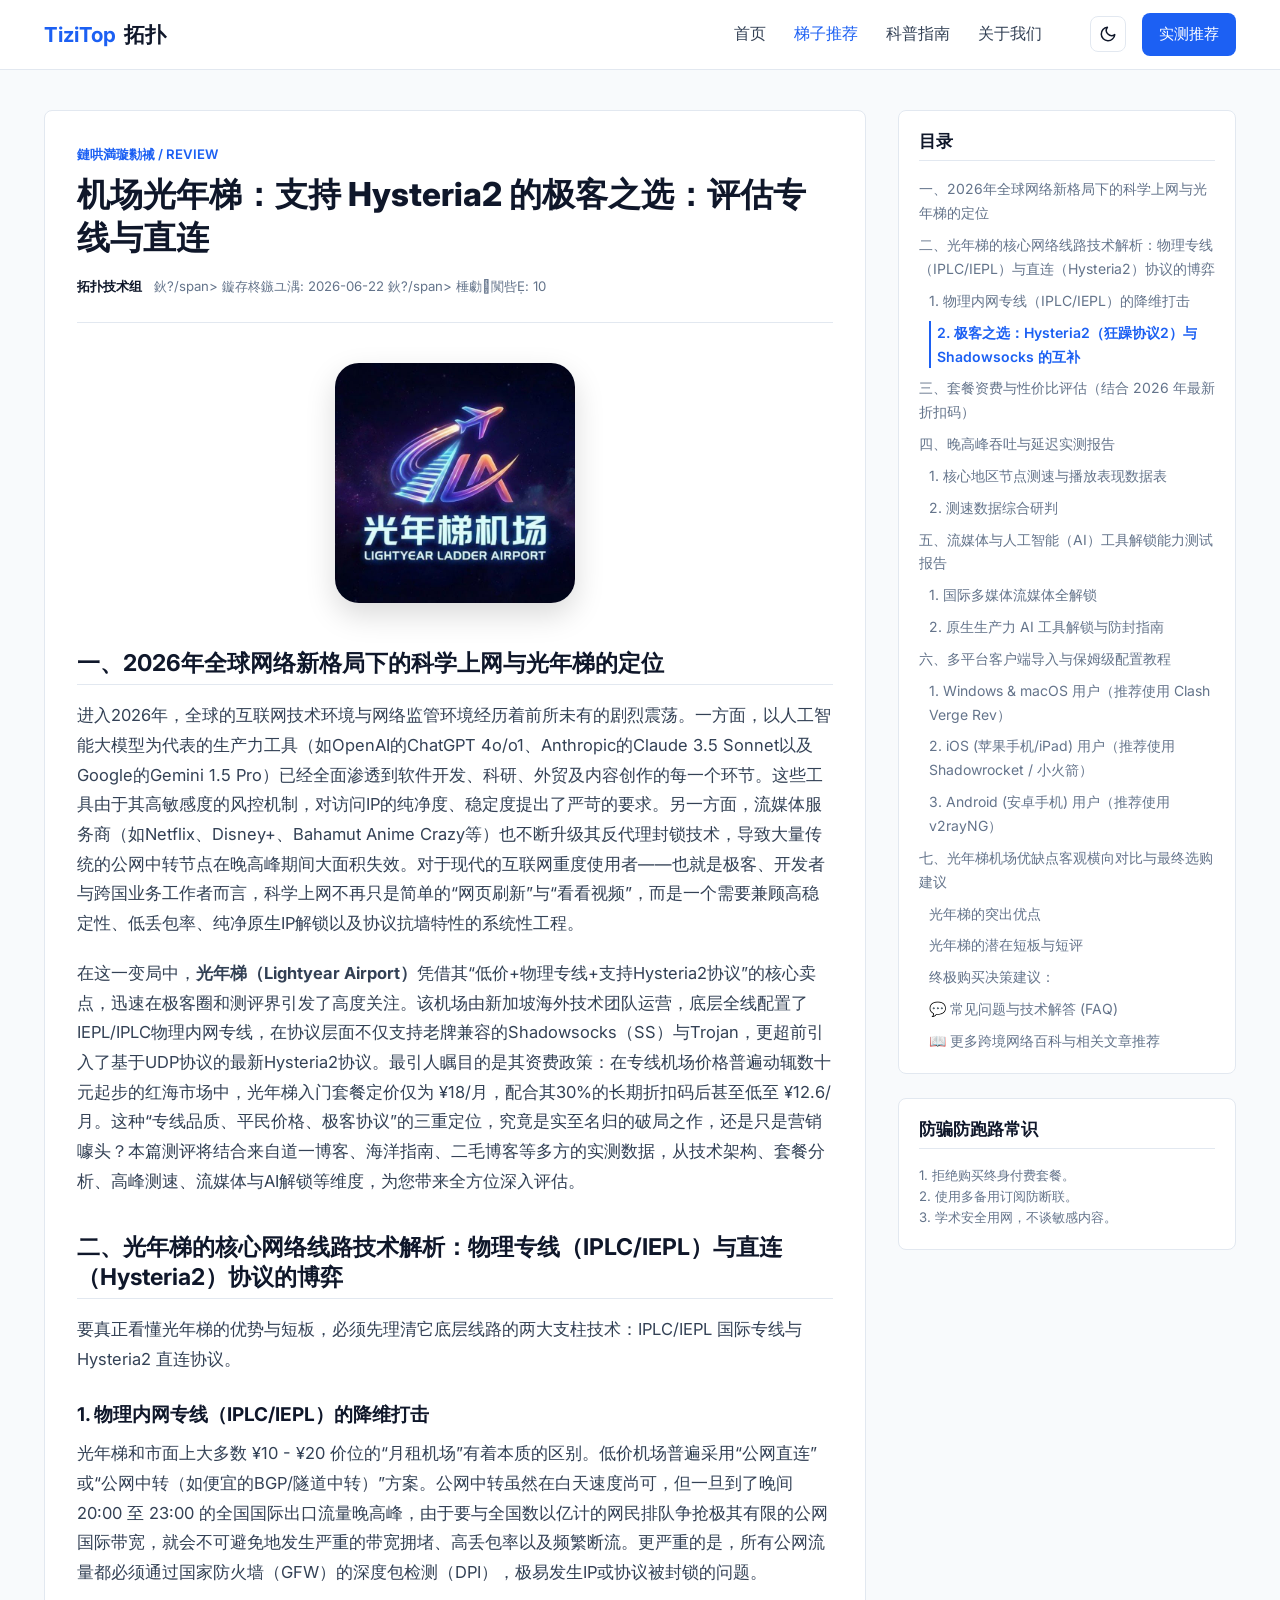
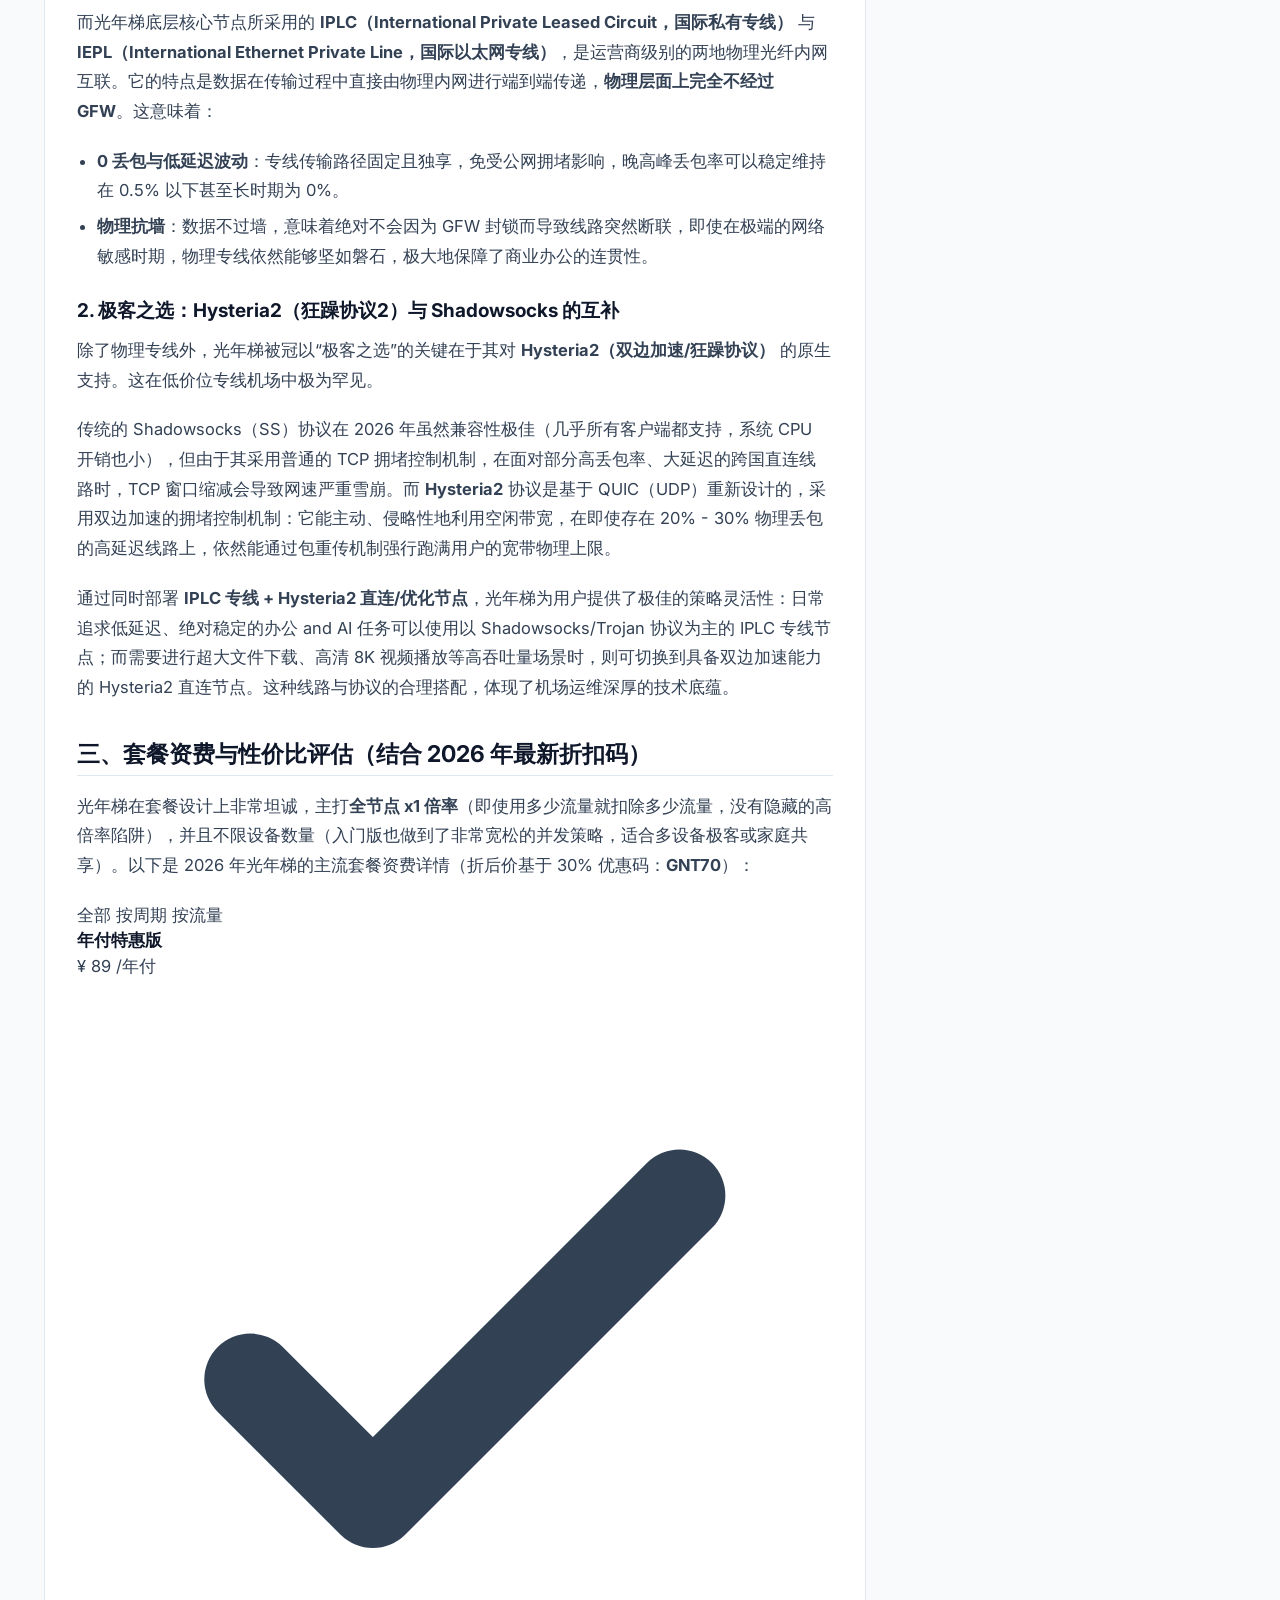
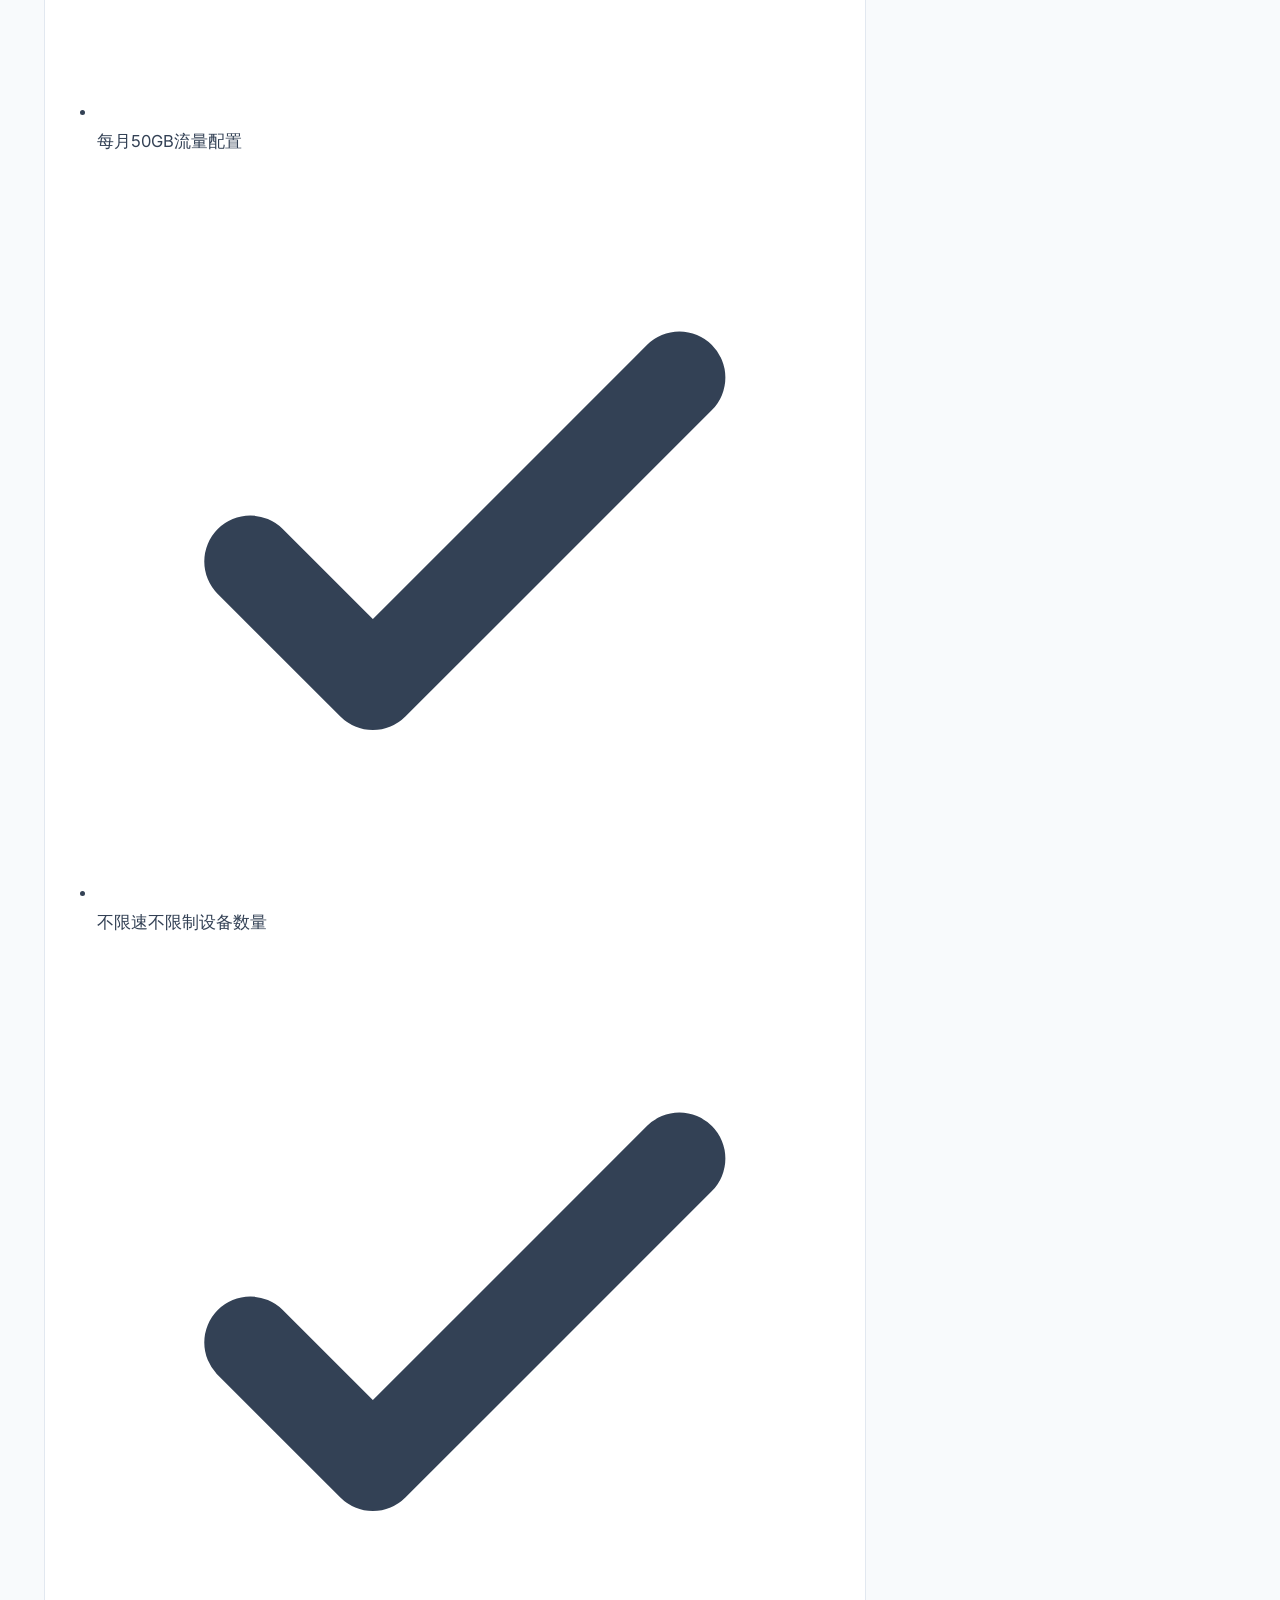
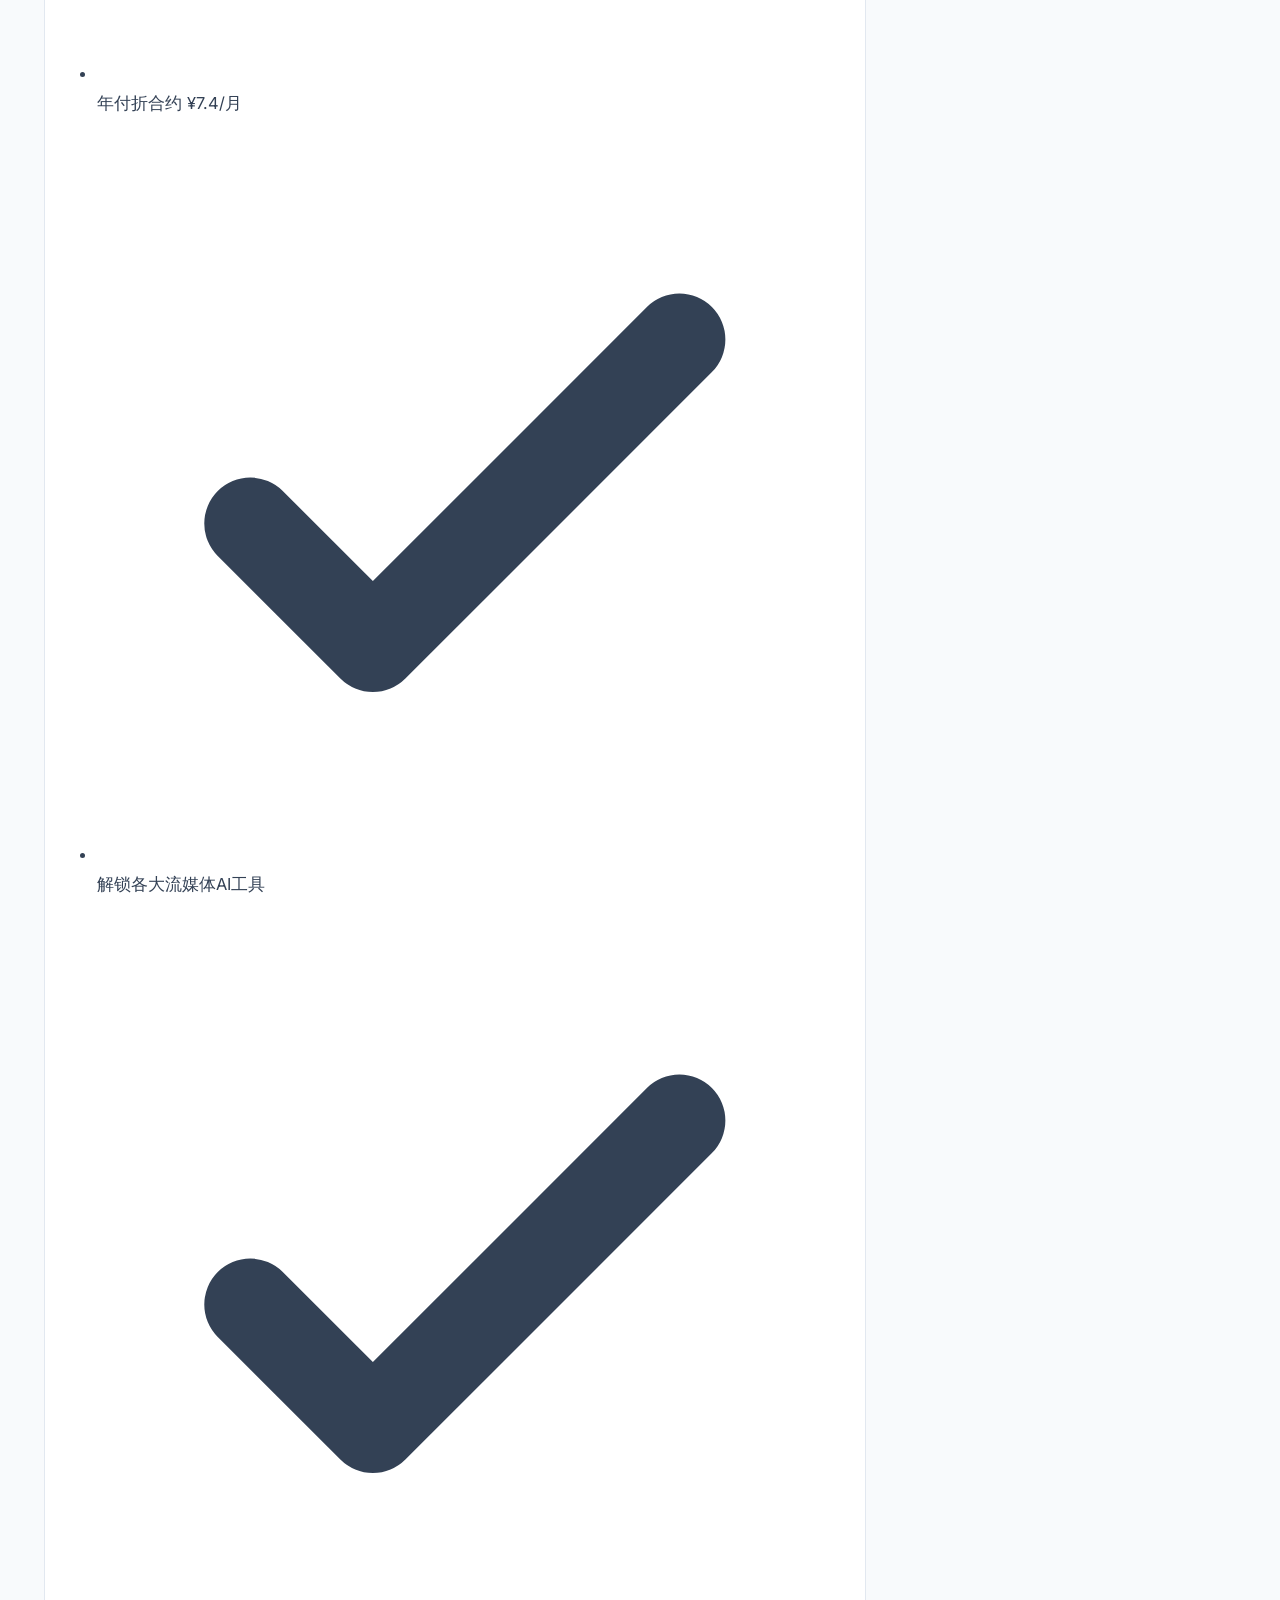
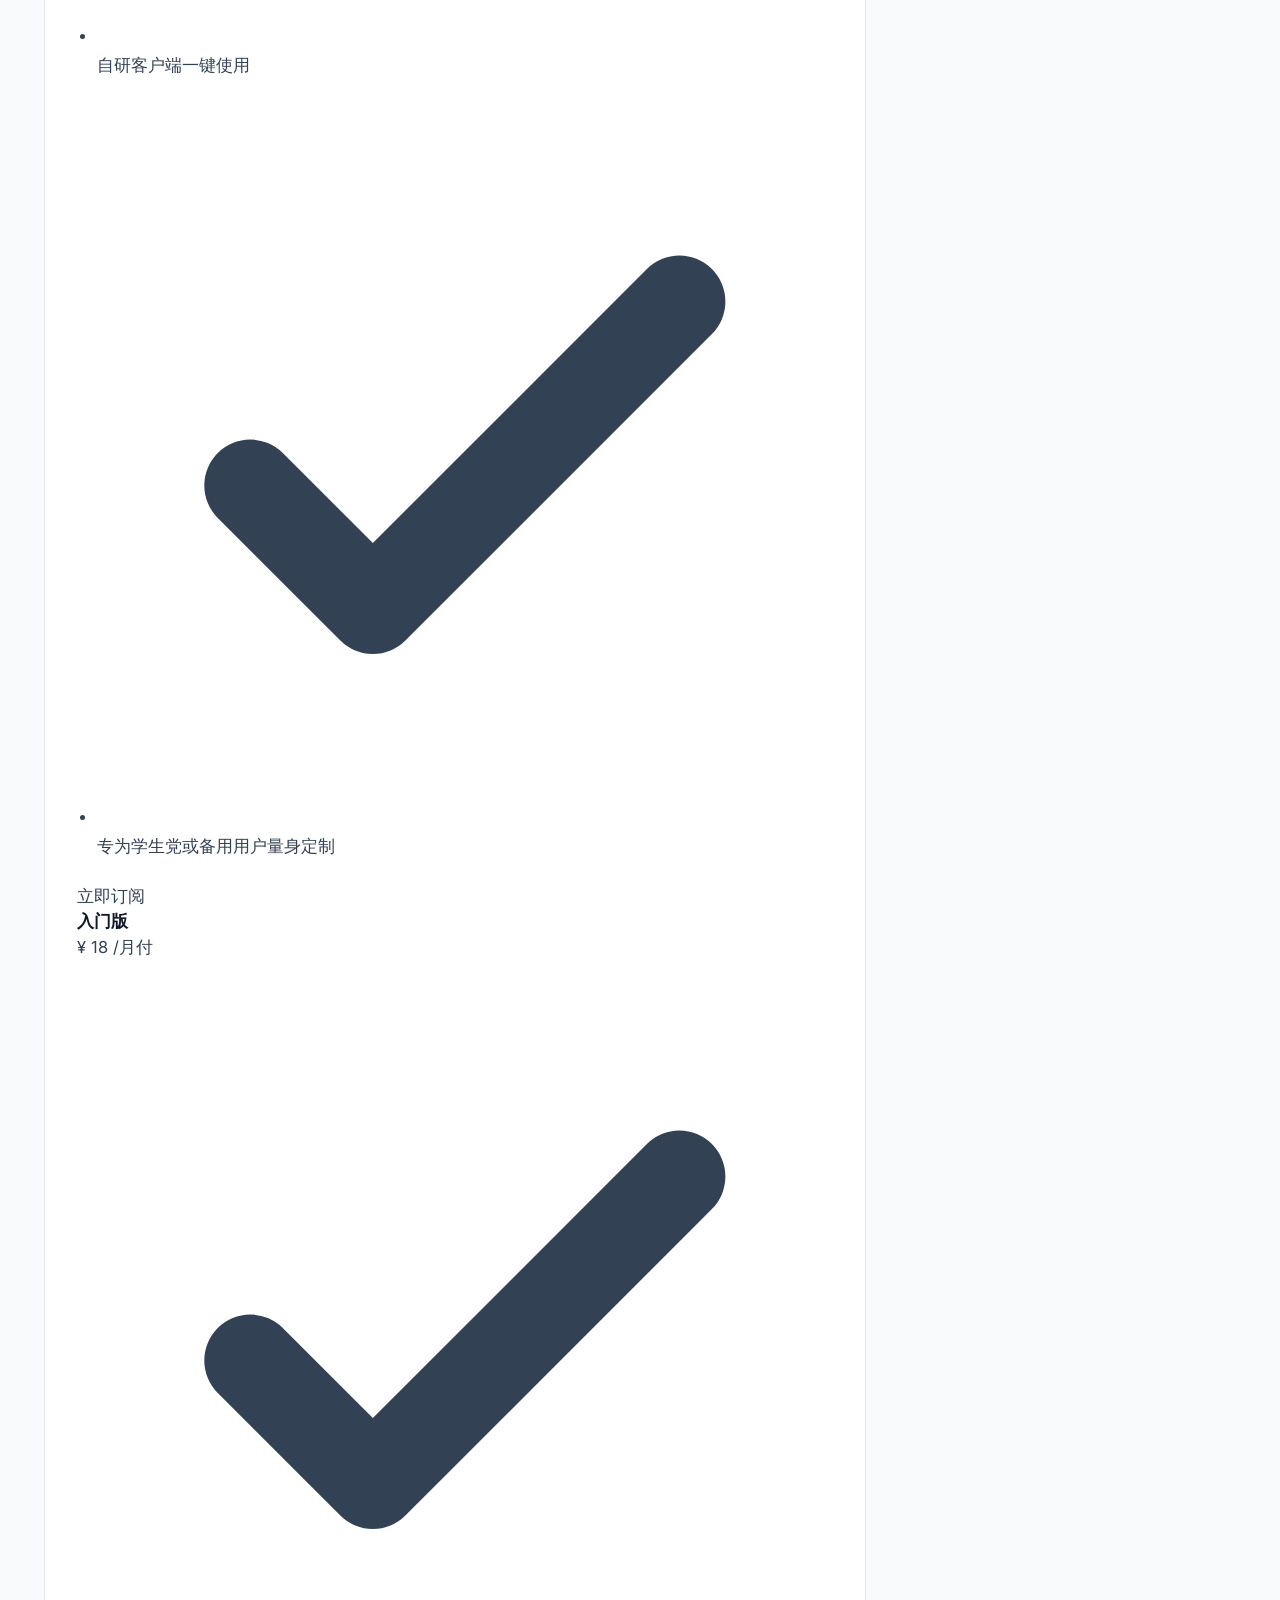
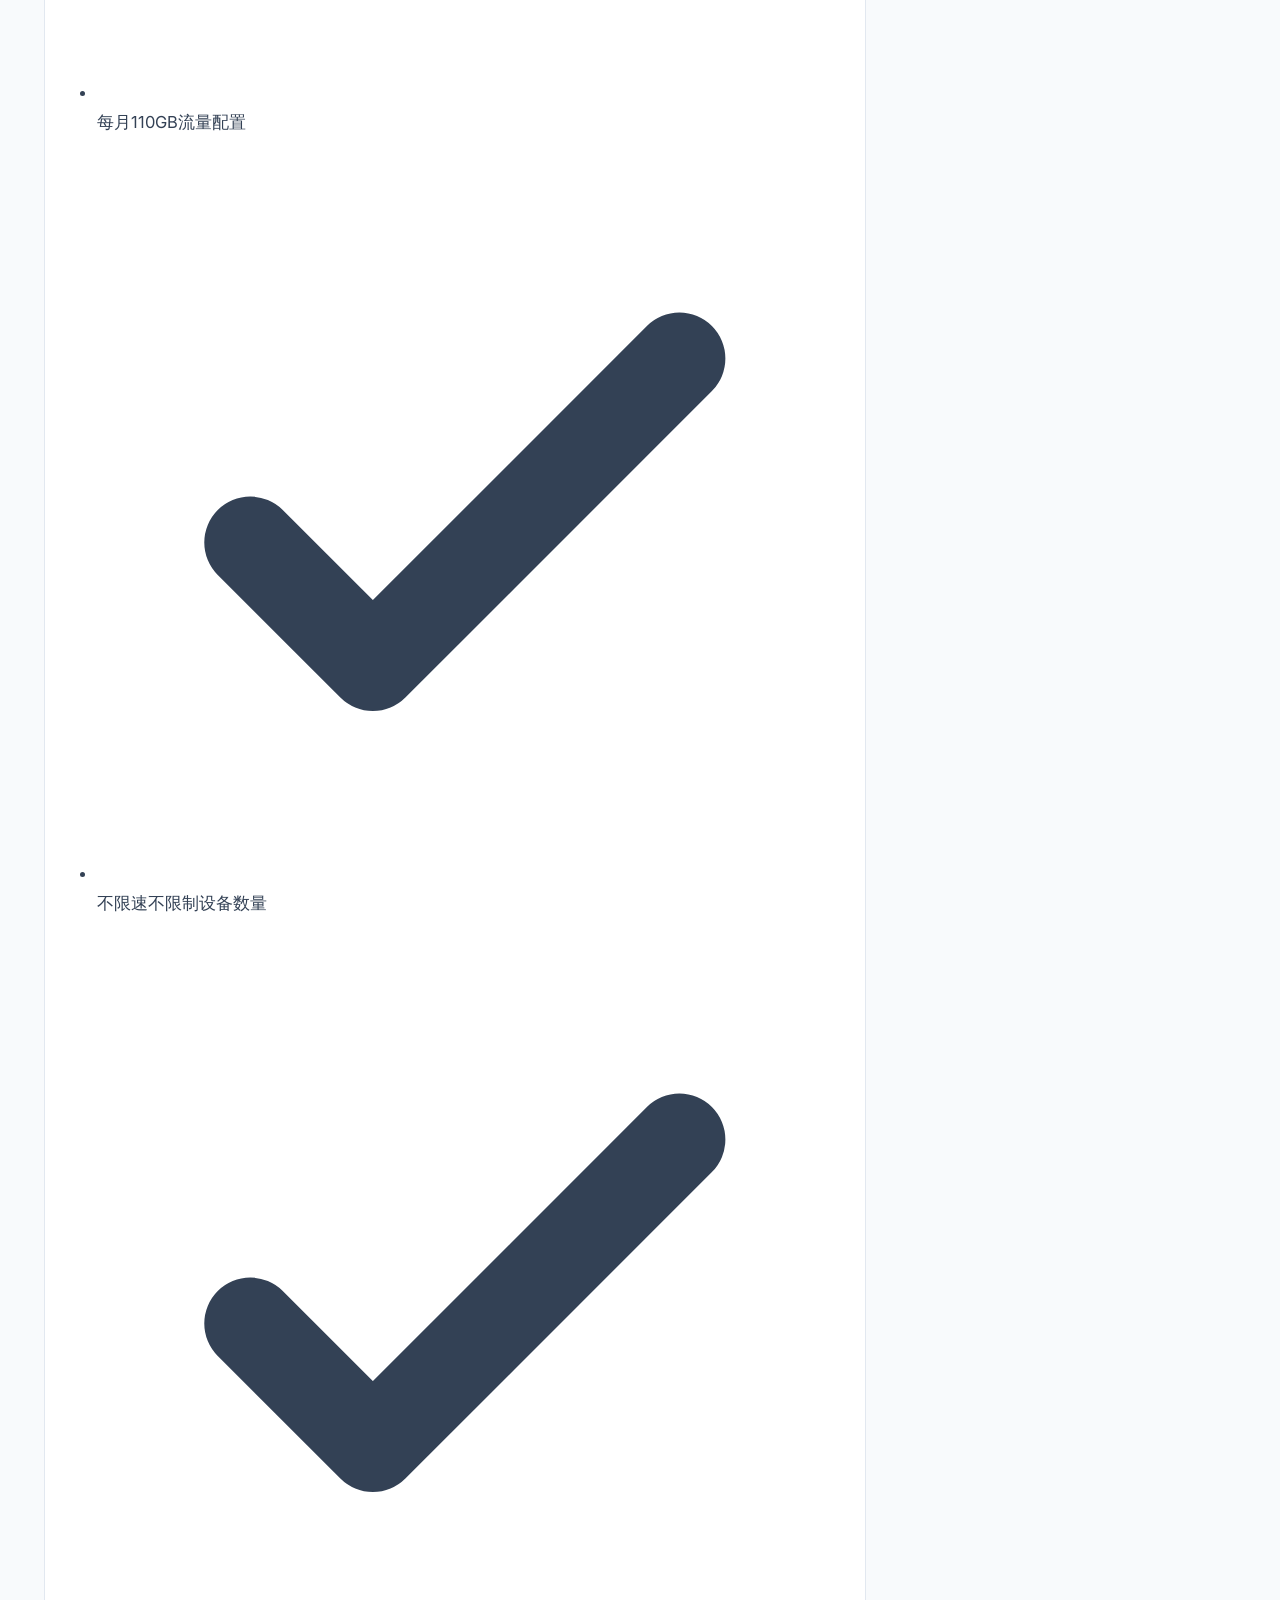
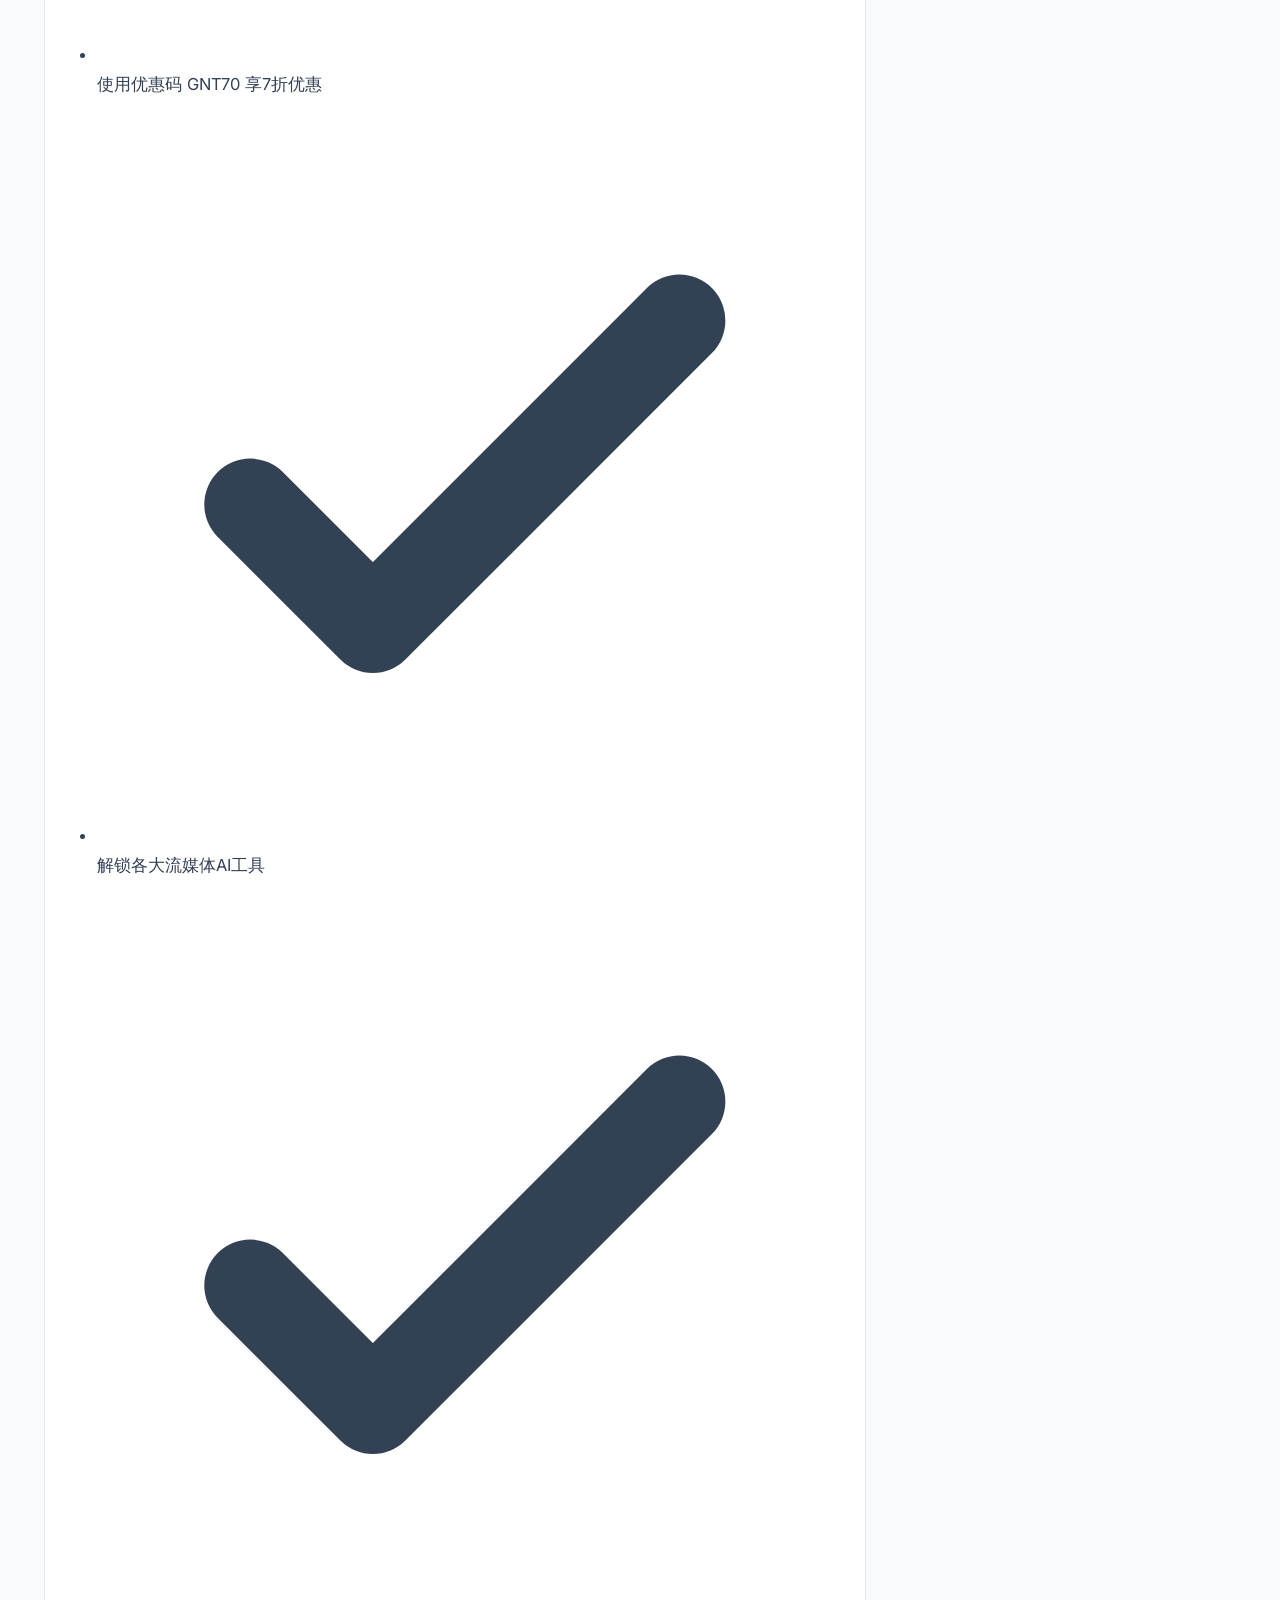
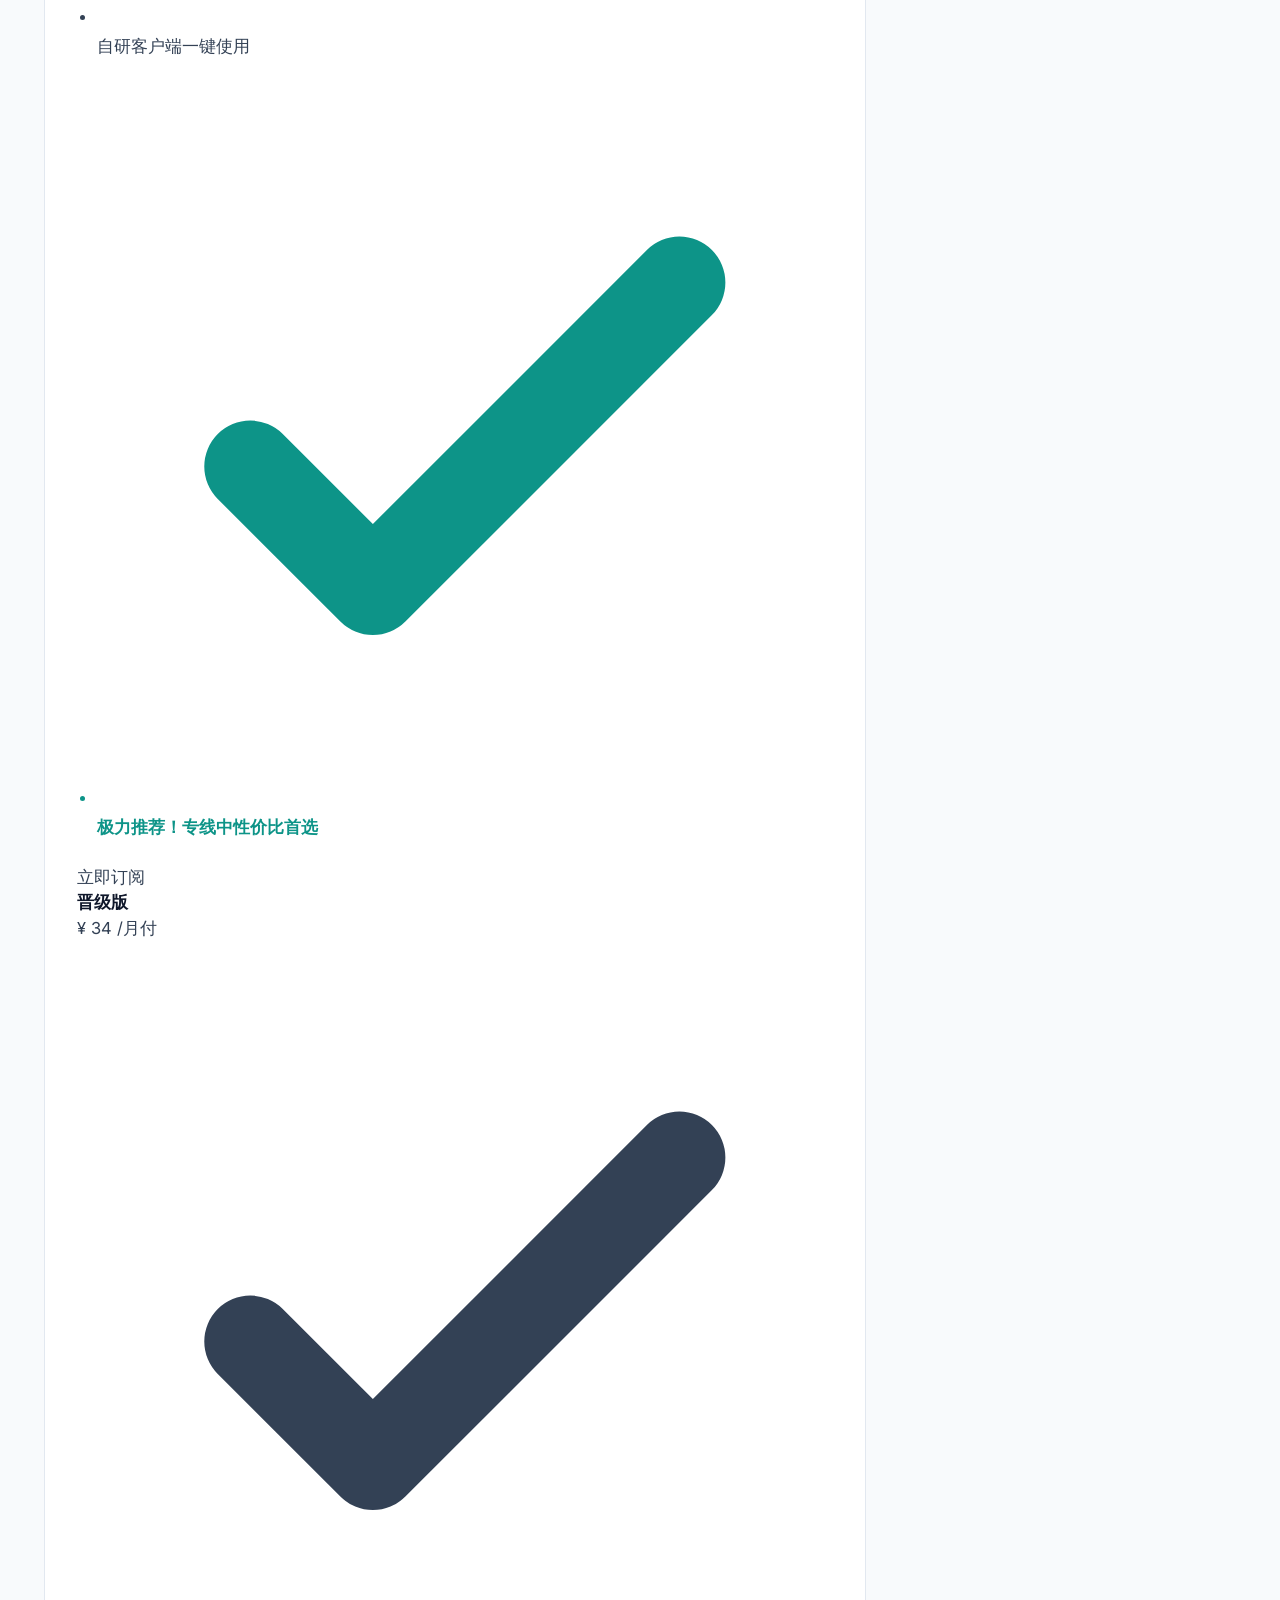
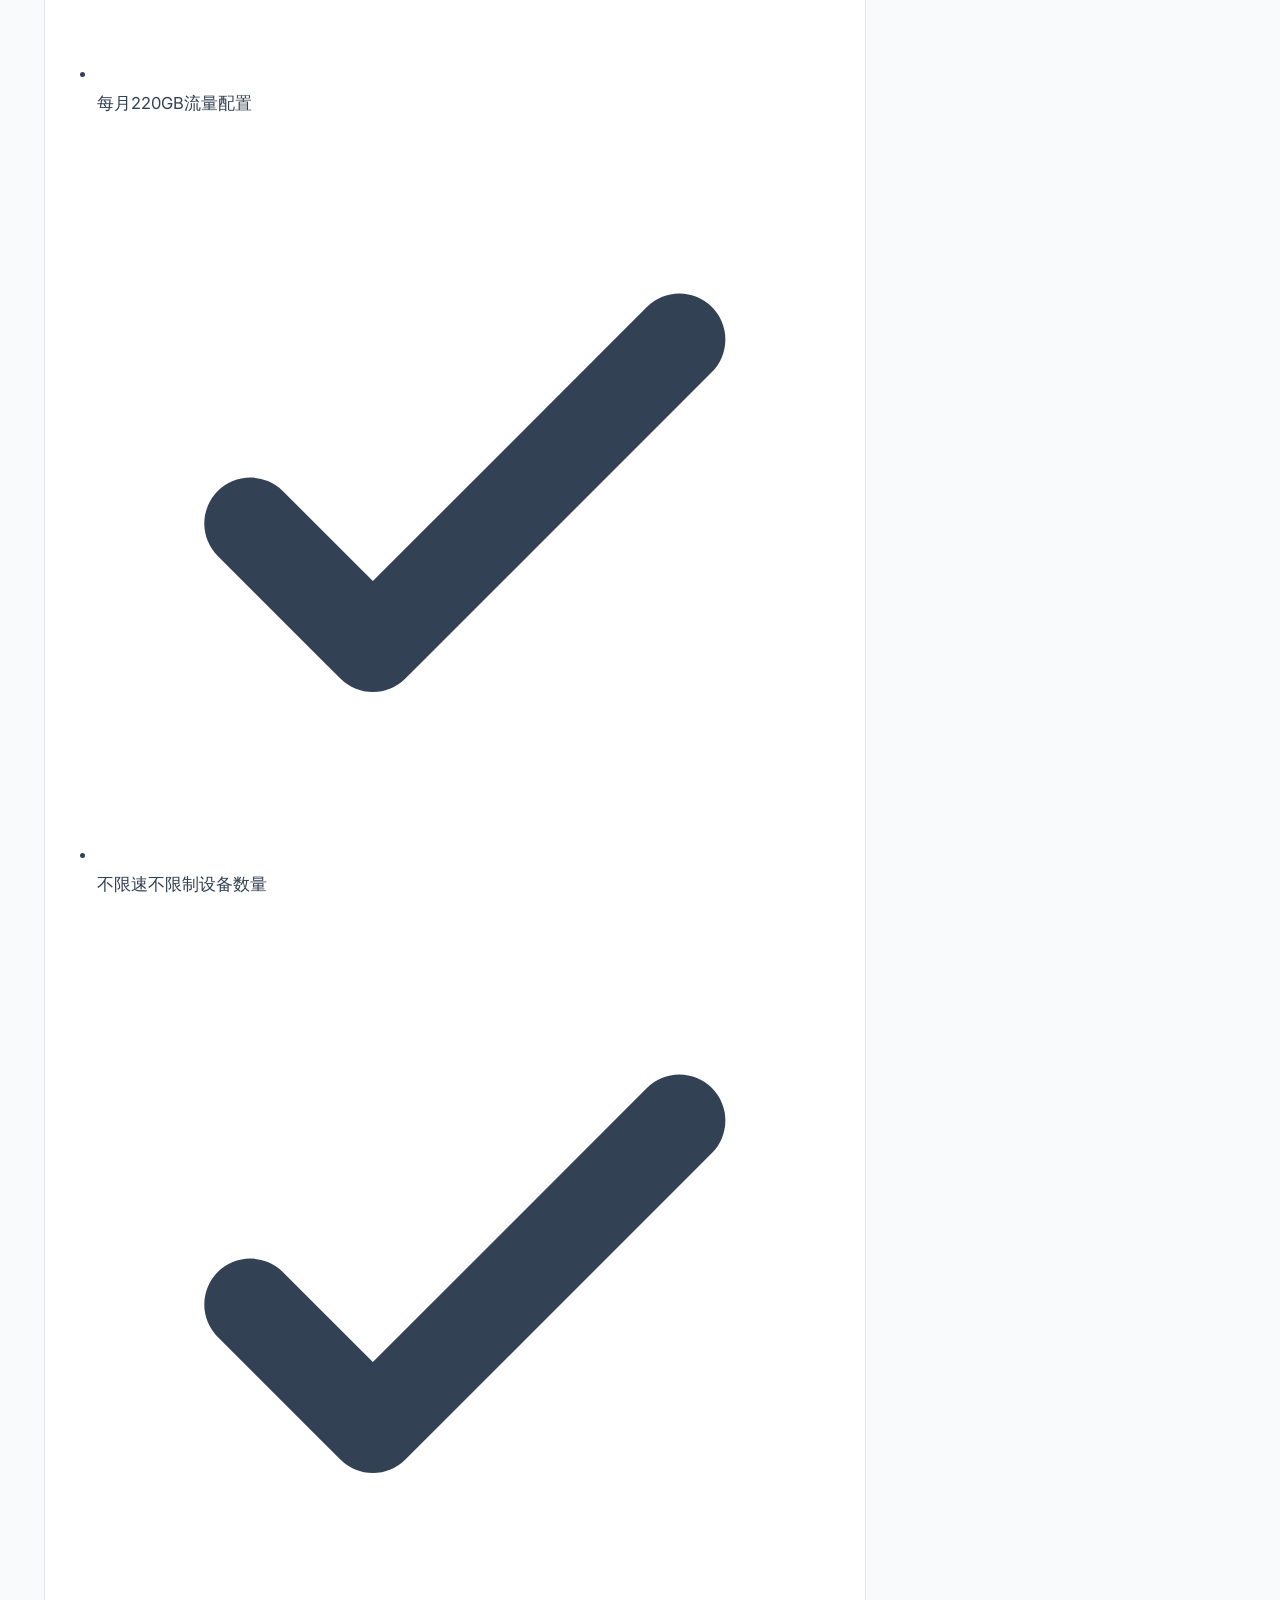
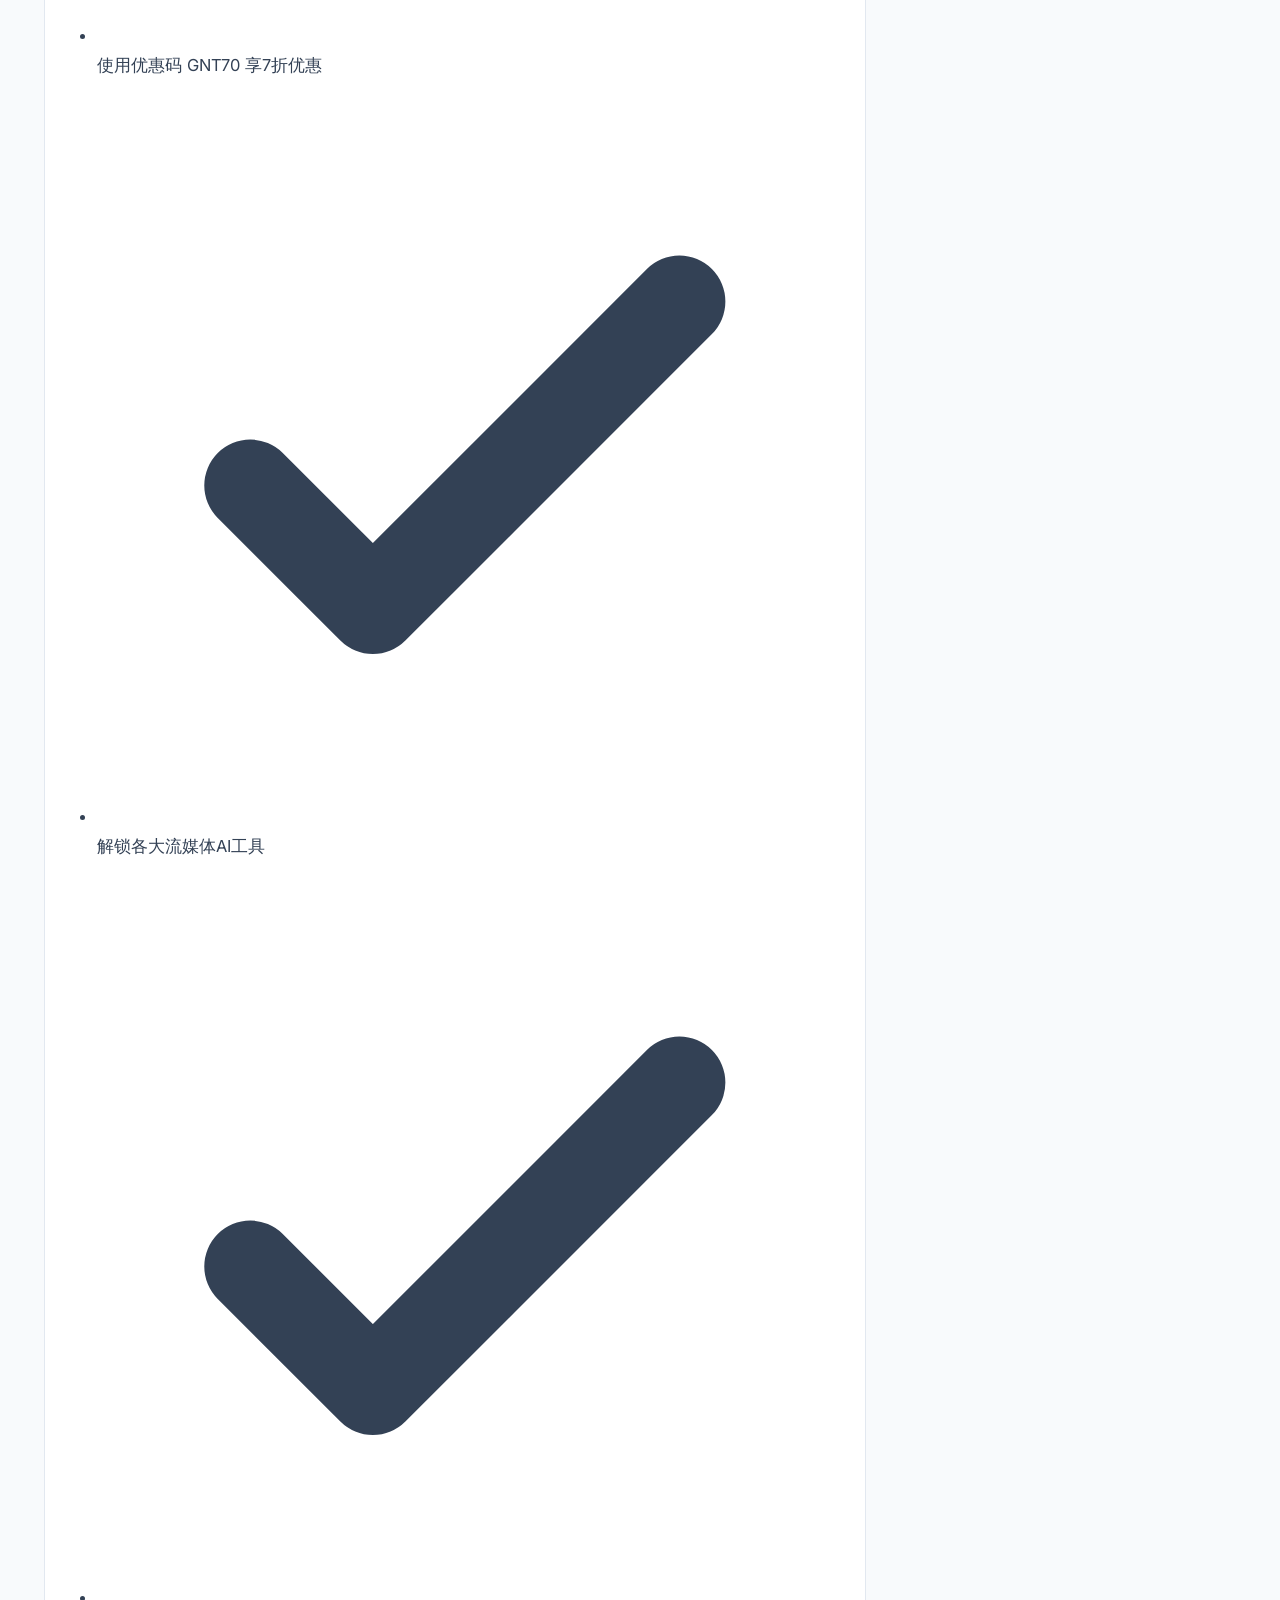
<file: articles/guangnianti.html>
﻿<!DOCTYPE html>
<html lang="zh-CN">
<head>
  <meta charset="UTF-8">
  <meta name="viewport" content="width=device-width, initial-scale=1.0">
  <title>机场光年梯：支持 Hysteria2 的极客之选：评估专线与直连 - TiziTop 拓扑</title>
  <meta name="description" content="关于 机场光年梯：支持 Hysteria2 的极客之选：评估专线与直连 的详细配置说明与网络知识介绍。由TiziTop 拓扑技术编辑团队撰写，提供深度专线评测及客户端教程。">
  
  <!-- CSS Stylesheet -->
  <link rel="stylesheet" href="../css/main.css">
</head>
<body>
  <!-- Header -->
  <header class="header">
    <div class="container">
      <a href="../index.html" class="logo">
        <span>TiziTop</span> 拓扑
      </a>
      
      <nav class="nav-menu" id="navMenu">
        <a href="../index.html" class="nav-link">首页</a>
        <a href="../recommend.html" class="nav-link active">梯子推荐</a>
        <a href="../knowledge.html" class="nav-link">科普指南</a>
        <a href="../about.html" class="nav-link">关于我们</a>
      </nav>
      
      <div class="nav-actions">
        <button class="theme-toggle" id="themeToggle" aria-label="切换主题">
          <svg class="moon-icon" viewBox="0 0 24 24" fill="none" stroke="currentColor" stroke-width="2" stroke-linecap="round" stroke-linejoin="round"><path d="M21 12.79A9 9 0 1 1 11.21 3 7 7 0 0 0 21 12.79z"/></svg>
          <svg class="sun-icon" viewBox="0 0 24 24" fill="none" stroke="currentColor" stroke-width="2" stroke-linecap="round" stroke-linejoin="round"><circle cx="12" cy="12" r="5"/><line x1="12" y1="1" x2="12" y2="3"/><line x1="12" y1="21" x2="12" y2="23"/><line x1="4.22" y1="4.22" x2="5.64" y2="5.64"/><line x1="18.36" y1="18.36" x2="19.78" y2="19.78"/><line x1="1" y1="12" x2="3" y2="12"/><line x1="21" y1="12" x2="23" y2="12"/><line x1="4.22" y1="19.78" x2="5.64" y2="18.36"/><line x1="18.36" y1="5.64" x2="19.78" y2="4.22"/></svg>
        </button>
        <a href="../recommend.html" class="btn btn-primary">实测推荐</a>
        <button class="hamburger" id="hamburger" aria-label="打开菜单">
          <span></span>
          <span></span>
          <span></span>
        </button>
      </div>
    </div>
  </header>

  <!-- Reading Progress Bar -->
  <div class="progress-bar-container">
    <div class="progress-bar-fill" id="progressBar"></div>
  </div>

  <!-- Main Container -->
  <main class="container section-padding" style="padding-top: 40px;">
    <div class="article-container">
      
      <!-- Left side: Content -->
      <article class="article-main">
        <div class="article-header">
          <span class="article-category">鏈哄満璇勬祴 / Review</span>
          <h1 class="article-title">机场光年梯：支持 Hysteria2 的极客之选：评估专线与直连</h1>
          
          <div class="article-meta-info"><span class="article-author">拓扑技术组</span>
            <span>鈥?/span>
            <span>鏇存柊鏃ユ湡: 2026-06-22</span>
            <span>鈥?/span>
            <span>棰勮闃呰: 10</span></div>
        </div>

        <div class="article-body"><div style="text-align: center; margin: 40px 0 30px 0;">
    <img src="../assets/images/guangnianti_logo.jpg" alt="光年梯 Logo" style="width: 240px; height: 240px; object-fit: cover; border-radius: 24px; box-shadow: 0 12px 30px rgba(0,0,0,0.15);">
</div>

<h2 id="heading-1">一、2026年全球网络新格局下的科学上网与光年梯的定位</h2>
<p>进入2026年，全球的互联网技术环境与网络监管环境经历着前所未有的剧烈震荡。一方面，以人工智能大模型为代表的生产力工具（如OpenAI的ChatGPT 4o/o1、Anthropic的Claude 3.5 Sonnet以及Google的Gemini 1.5 Pro）已经全面渗透到软件开发、科研、外贸及内容创作的每一个环节。这些工具由于其高敏感度的风控机制，对访问IP的纯净度、稳定度提出了严苛的要求。另一方面，流媒体服务商（如Netflix、Disney+、Bahamut Anime Crazy等）也不断升级其反代理封锁技术，导致大量传统的公网中转节点在晚高峰期间大面积失效。对于现代的互联网重度使用者——也就是极客、开发者与跨国业务工作者而言，科学上网不再只是简单的“网页刷新”与“看看视频”，而是一个需要兼顾高稳定性、低丢包率、纯净原生IP解锁以及协议抗墙特性的系统性工程。</p>
<p>在这一变局中，<b>光年梯（Lightyear Airport）</b>凭借其“低价+物理专线+支持Hysteria2协议”的核心卖点，迅速在极客圈和测评界引发了高度关注。该机场由新加坡海外技术团队运营，底层全线配置了IEPL/IPLC物理内网专线，在协议层面不仅支持老牌兼容的Shadowsocks（SS）与Trojan，更超前引入了基于UDP协议的最新Hysteria2协议。最引人瞩目的是其资费政策：在专线机场价格普遍动辄数十元起步的红海市场中，光年梯入门套餐定价仅为 ¥18/月，配合其30%的长期折扣码后甚至低至 ¥12.6/月。这种“专线品质、平民价格、极客协议”的三重定位，究竟是实至名归的破局之作，还是只是营销噱头？本篇测评将结合来自道一博客、海洋指南、二毛博客等多方的实测数据，从技术架构、套餐分析、高峰测速、流媒体与AI解锁等维度，为您带来全方位深入评估。</p>

<h2 id="heading-2">二、光年梯的核心网络线路技术解析：物理专线（IPLC/IEPL）与直连（Hysteria2）协议的博弈</h2>
<p>要真正看懂光年梯的优势与短板，必须先理清它底层线路的两大支柱技术：IPLC/IEPL 国际专线与 Hysteria2 直连协议。</p>
<h3 id="heading-3">1. 物理内网专线（IPLC/IEPL）的降维打击</h3>
<p>光年梯和市面上大多数 ¥10 - ¥20 价位的“月租机场”有着本质的区别。低价机场普遍采用“公网直连”或“公网中转（如便宜的BGP/隧道中转）”方案。公网中转虽然在白天速度尚可，但一旦到了晚间 20:00 至 23:00 的全国国际出口流量晚高峰，由于要与全国数以亿计的网民排队争抢极其有限的公网国际带宽，就会不可避免地发生严重的带宽拥堵、高丢包率以及频繁断流。更严重的是，所有公网流量都必须通过国家防火墙（GFW）的深度包检测（DPI），极易发生IP或协议被封锁的问题。</p>
<p>而光年梯底层核心节点所采用的 <b>IPLC（International Private Leased Circuit，国际私有专线）</b> 与 <b>IEPL（International Ethernet Private Line，国际以太网专线）</b>，是运营商级别的两地物理光纤内网互联。它的特点是数据在传输过程中直接由物理内网进行端到端传递，<b>物理层面上完全不经过 GFW</b>。这意味着：</p>
<ul>
    <li><b>0 丢包与低延迟波动</b>：专线传输路径固定且独享，免受公网拥堵影响，晚高峰丢包率可以稳定维持在 0.5% 以下甚至长时期为 0%。</li>
    <li><b>物理抗墙</b>：数据不过墙，意味着绝对不会因为 GFW 封锁而导致线路突然断联，即使在极端的网络敏感时期，物理专线依然能够坚如磐石，极大地保障了商业办公的连贯性。</li>
</ul>
<h3 id="heading-4">2. 极客之选：Hysteria2（狂躁协议2）与 Shadowsocks 的互补</h3>
<p>除了物理专线外，光年梯被冠以“极客之选”的关键在于其对 <b>Hysteria2（双边加速/狂躁协议）</b> 的原生支持。这在低价位专线机场中极为罕见。</p>
<p>传统的 Shadowsocks（SS）协议在 2026 年虽然兼容性极佳（几乎所有客户端都支持，系统 CPU 开销也小），但由于其采用普通的 TCP 拥堵控制机制，在面对部分高丢包率、大延迟的跨国直连线路时，TCP 窗口缩减会导致网速严重雪崩。而 <b>Hysteria2</b> 协议是基于 QUIC（UDP）重新设计的，采用双边加速的拥堵控制机制：它能主动、侵略性地利用空闲带宽，在即使存在 20% - 30% 物理丢包的高延迟线路上，依然能通过包重传机制强行跑满用户的宽带物理上限。</p>
<p>通过同时部署 <b>IPLC 专线 + Hysteria2 直连/优化节点</b>，光年梯为用户提供了极佳的策略灵活性：日常追求低延迟、绝对稳定的办公 and AI 任务可以使用以 Shadowsocks/Trojan 协议为主的 IPLC 专线节点；而需要进行超大文件下载、高清 8K 视频播放等高吞吐量场景时，则可切换到具备双边加速能力的 Hysteria2 直连节点。这种线路与协议的合理搭配，体现了机场运维深厚的技术底蕴。</p>

<h2 id="heading-5">三、套餐资费与性价比评估（结合 2026 年最新折扣码）</h2>
<p>光年梯在套餐设计上非常坦诚，主打<b>全节点 x1 倍率</b>（即使用多少流量就扣除多少流量，没有隐藏的高倍率陷阱），并且不限设备数量（入门版也做到了非常宽松的并发策略，适合多设备极客或家庭共享）。以下是 2026 年光年梯的主流套餐资费详情（折后价基于 30% 优惠码：<b>GNT70</b>）：</p>
<div class="pricing-sec-container">
  <div class="pricing-tabs-row">
    <button class="pricing-tab-btn active" data-filter="all">全部</button>
    <button class="pricing-tab-btn" data-filter="cycle">按周期</button>
    <button class="pricing-tab-btn" data-filter="traffic">按流量</button>
  </div>
  
  <div class="pricing-cards-grid">
    <!-- Card -->
    <div class="pricing-card-item" data-type="cycle">
      <div class="pricing-card-header">
        <h4 class="pricing-card-title">年付特惠版</h4>
        <div class="pricing-card-price-box">
          <span class="pricing-card-price">¥ 89</span>
          <span class="pricing-card-unit">/年付</span>
        </div>
      </div>
      <ul class="pricing-card-features">
        <li class="pricing-card-feature-li">
          <svg fill="none" stroke="currentColor" stroke-width="3" viewBox="0 0 24 24" xmlns="http://www.w3.org/2000/svg"><path stroke-linecap="round" stroke-linejoin="round" d="M5 13l4 4L19 7"></path></svg>
          <span>每月50GB流量配置</span>
        </li>
        <li class="pricing-card-feature-li">
          <svg fill="none" stroke="currentColor" stroke-width="3" viewBox="0 0 24 24" xmlns="http://www.w3.org/2000/svg"><path stroke-linecap="round" stroke-linejoin="round" d="M5 13l4 4L19 7"></path></svg>
          <span>不限速不限制设备数量</span>
        </li>
        <li class="pricing-card-feature-li">
          <svg fill="none" stroke="currentColor" stroke-width="3" viewBox="0 0 24 24" xmlns="http://www.w3.org/2000/svg"><path stroke-linecap="round" stroke-linejoin="round" d="M5 13l4 4L19 7"></path></svg>
          <span>年付折合约 ¥7.4/月</span>
        </li>
        <li class="pricing-card-feature-li">
          <svg fill="none" stroke="currentColor" stroke-width="3" viewBox="0 0 24 24" xmlns="http://www.w3.org/2000/svg"><path stroke-linecap="round" stroke-linejoin="round" d="M5 13l4 4L19 7"></path></svg>
          <span>解锁各大流媒体AI工具</span>
        </li>
        <li class="pricing-card-feature-li">
          <svg fill="none" stroke="currentColor" stroke-width="3" viewBox="0 0 24 24" xmlns="http://www.w3.org/2000/svg"><path stroke-linecap="round" stroke-linejoin="round" d="M5 13l4 4L19 7"></path></svg>
          <span>自研客户端一键使用</span>
        </li>
        <li class="pricing-card-feature-li">
          <svg fill="none" stroke="currentColor" stroke-width="3" viewBox="0 0 24 24" xmlns="http://www.w3.org/2000/svg"><path stroke-linecap="round" stroke-linejoin="round" d="M5 13l4 4L19 7"></path></svg>
          <span>专为学生党或备用用户量身定制</span>
        </li>
      </ul>
      <a href="https://gnt001.gntvipaff.cc/#/?code=yAzo4IqK" target="_blank" class="pricing-card-btn">立即订阅</a>
    </div>

    <!-- Card -->
    <div class="pricing-card-item" data-type="cycle">
      <div class="pricing-card-header">
        <h4 class="pricing-card-title">入门版</h4>
        <div class="pricing-card-price-box">
          <span class="pricing-card-price">¥ 18</span>
          <span class="pricing-card-unit">/月付</span>
        </div>
      </div>
      <ul class="pricing-card-features">
        <li class="pricing-card-feature-li">
          <svg fill="none" stroke="currentColor" stroke-width="3" viewBox="0 0 24 24" xmlns="http://www.w3.org/2000/svg"><path stroke-linecap="round" stroke-linejoin="round" d="M5 13l4 4L19 7"></path></svg>
          <span>每月110GB流量配置</span>
        </li>
        <li class="pricing-card-feature-li">
          <svg fill="none" stroke="currentColor" stroke-width="3" viewBox="0 0 24 24" xmlns="http://www.w3.org/2000/svg"><path stroke-linecap="round" stroke-linejoin="round" d="M5 13l4 4L19 7"></path></svg>
          <span>不限速不限制设备数量</span>
        </li>
        <li class="pricing-card-feature-li">
          <svg fill="none" stroke="currentColor" stroke-width="3" viewBox="0 0 24 24" xmlns="http://www.w3.org/2000/svg"><path stroke-linecap="round" stroke-linejoin="round" d="M5 13l4 4L19 7"></path></svg>
          <span>使用优惠码 GNT70 享7折优惠</span>
        </li>
        <li class="pricing-card-feature-li">
          <svg fill="none" stroke="currentColor" stroke-width="3" viewBox="0 0 24 24" xmlns="http://www.w3.org/2000/svg"><path stroke-linecap="round" stroke-linejoin="round" d="M5 13l4 4L19 7"></path></svg>
          <span>解锁各大流媒体AI工具</span>
        </li>
        <li class="pricing-card-feature-li">
          <svg fill="none" stroke="currentColor" stroke-width="3" viewBox="0 0 24 24" xmlns="http://www.w3.org/2000/svg"><path stroke-linecap="round" stroke-linejoin="round" d="M5 13l4 4L19 7"></path></svg>
          <span>自研客户端一键使用</span>
        </li>
        <li class="pricing-card-feature-li" style="color: #0d9488; font-weight: 600;">
          <svg fill="none" stroke="currentColor" stroke-width="3" viewBox="0 0 24 24" xmlns="http://www.w3.org/2000/svg"><path stroke-linecap="round" stroke-linejoin="round" d="M5 13l4 4L19 7"></path></svg>
          <span>极力推荐！专线中性价比首选</span>
        </li>
      </ul>
      <a href="https://gnt001.gntvipaff.cc/#/?code=yAzo4IqK" target="_blank" class="pricing-card-btn">立即订阅</a>
    </div>

    <!-- Card -->
    <div class="pricing-card-item" data-type="traffic">
      <div class="pricing-card-header">
        <h4 class="pricing-card-title">晋级版</h4>
        <div class="pricing-card-price-box">
          <span class="pricing-card-price">¥ 34</span>
          <span class="pricing-card-unit">/月付</span>
        </div>
      </div>
      <ul class="pricing-card-features">
        <li class="pricing-card-feature-li">
          <svg fill="none" stroke="currentColor" stroke-width="3" viewBox="0 0 24 24" xmlns="http://www.w3.org/2000/svg"><path stroke-linecap="round" stroke-linejoin="round" d="M5 13l4 4L19 7"></path></svg>
          <span>每月220GB流量配置</span>
        </li>
        <li class="pricing-card-feature-li">
          <svg fill="none" stroke="currentColor" stroke-width="3" viewBox="0 0 24 24" xmlns="http://www.w3.org/2000/svg"><path stroke-linecap="round" stroke-linejoin="round" d="M5 13l4 4L19 7"></path></svg>
          <span>不限速不限制设备数量</span>
        </li>
        <li class="pricing-card-feature-li">
          <svg fill="none" stroke="currentColor" stroke-width="3" viewBox="0 0 24 24" xmlns="http://www.w3.org/2000/svg"><path stroke-linecap="round" stroke-linejoin="round" d="M5 13l4 4L19 7"></path></svg>
          <span>使用优惠码 GNT70 享7折优惠</span>
        </li>
        <li class="pricing-card-feature-li">
          <svg fill="none" stroke="currentColor" stroke-width="3" viewBox="0 0 24 24" xmlns="http://www.w3.org/2000/svg"><path stroke-linecap="round" stroke-linejoin="round" d="M5 13l4 4L19 7"></path></svg>
          <span>解锁各大流媒体AI工具</span>
        </li>
        <li class="pricing-card-feature-li">
          <svg fill="none" stroke="currentColor" stroke-width="3" viewBox="0 0 24 24" xmlns="http://www.w3.org/2000/svg"><path stroke-linecap="round" stroke-linejoin="round" d="M5 13l4 4L19 7"></path></svg>
          <span>自研客户端一键使用</span>
        </li>
        <li class="pricing-card-feature-li">
          <svg fill="none" stroke="currentColor" stroke-width="3" viewBox="0 0 24 24" xmlns="http://www.w3.org/2000/svg"><path stroke-linecap="round" stroke-linejoin="round" d="M5 13l4 4L19 7"></path></svg>
          <span>中度上网首选，4K流媒体流畅秒开</span>
        </li>
      </ul>
      <a href="https://gnt001.gntvipaff.cc/#/?code=yAzo4IqK" target="_blank" class="pricing-card-btn">立即订阅</a>
    </div>

    <!-- Card -->
    <div class="pricing-card-item" data-type="traffic">
      <div class="pricing-card-header">
        <h4 class="pricing-card-title">专业版</h4>
        <div class="pricing-card-price-box">
          <span class="pricing-card-price">¥ 68</span>
          <span class="pricing-card-unit">/月付</span>
        </div>
      </div>
      <ul class="pricing-card-features">
        <li class="pricing-card-feature-li">
          <svg fill="none" stroke="currentColor" stroke-width="3" viewBox="0 0 24 24" xmlns="http://www.w3.org/2000/svg"><path stroke-linecap="round" stroke-linejoin="round" d="M5 13l4 4L19 7"></path></svg>
          <span>每月450GB流量配置</span>
        </li>
        <li class="pricing-card-feature-li">
          <svg fill="none" stroke="currentColor" stroke-width="3" viewBox="0 0 24 24" xmlns="http://www.w3.org/2000/svg"><path stroke-linecap="round" stroke-linejoin="round" d="M5 13l4 4L19 7"></path></svg>
          <span>不限速不限制设备数量</span>
        </li>
        <li class="pricing-card-feature-li">
          <svg fill="none" stroke="currentColor" stroke-width="3" viewBox="0 0 24 24" xmlns="http://www.w3.org/2000/svg"><path stroke-linecap="round" stroke-linejoin="round" d="M5 13l4 4L19 7"></path></svg>
          <span>使用优惠码 GNT70 享7折优惠</span>
        </li>
        <li class="pricing-card-feature-li">
          <svg fill="none" stroke="currentColor" stroke-width="3" viewBox="0 0 24 24" xmlns="http://www.w3.org/2000/svg"><path stroke-linecap="round" stroke-linejoin="round" d="M5 13l4 4L19 7"></path></svg>
          <span>解锁各大流媒体AI工具</span>
        </li>
        <li class="pricing-card-feature-li">
          <svg fill="none" stroke="currentColor" stroke-width="3" viewBox="0 0 24 24" xmlns="http://www.w3.org/2000/svg"><path stroke-linecap="round" stroke-linejoin="round" d="M5 13l4 4L19 7"></path></svg>
          <span>自研客户端一键使用</span>
        </li>
        <li class="pricing-card-feature-li">
          <svg fill="none" stroke="currentColor" stroke-width="3" viewBox="0 0 24 24" xmlns="http://www.w3.org/2000/svg"><path stroke-linecap="round" stroke-linejoin="round" d="M5 13l4 4L19 7"></path></svg>
          <span>极客、外贸、小型团队主力上网套餐</span>
        </li>
      </ul>
      <a href="https://gnt001.gntvipaff.cc/#/?code=yAzo4IqK" target="_blank" class="pricing-card-btn">立即订阅</a>
    </div>

    <!-- Card -->
    <div class="pricing-card-item" data-type="traffic">
      <div class="pricing-card-header">
        <h4 class="pricing-card-title">至尊版</h4>
        <div class="pricing-card-price-box">
          <span class="pricing-card-price">¥ 130</span>
          <span class="pricing-card-unit">/月付</span>
        </div>
      </div>
      <ul class="pricing-card-features">
        <li class="pricing-card-feature-li">
          <svg fill="none" stroke="currentColor" stroke-width="3" viewBox="0 0 24 24" xmlns="http://www.w3.org/2000/svg"><path stroke-linecap="round" stroke-linejoin="round" d="M5 13l4 4L19 7"></path></svg>
          <span>每月900GB流量配置</span>
        </li>
        <li class="pricing-card-feature-li">
          <svg fill="none" stroke="currentColor" stroke-width="3" viewBox="0 0 24 24" xmlns="http://www.w3.org/2000/svg"><path stroke-linecap="round" stroke-linejoin="round" d="M5 13l4 4L19 7"></path></svg>
          <span>不限速不限制设备数量</span>
        </li>
        <li class="pricing-card-feature-li">
          <svg fill="none" stroke="currentColor" stroke-width="3" viewBox="0 0 24 24" xmlns="http://www.w3.org/2000/svg"><path stroke-linecap="round" stroke-linejoin="round" d="M5 13l4 4L19 7"></path></svg>
          <span>使用优惠码 GNT70 享7折优惠</span>
        </li>
        <li class="pricing-card-feature-li">
          <svg fill="none" stroke="currentColor" stroke-width="3" viewBox="0 0 24 24" xmlns="http://www.w3.org/2000/svg"><path stroke-linecap="round" stroke-linejoin="round" d="M5 13l4 4L19 7"></path></svg>
          <span>解锁各大流媒体AI工具</span>
        </li>
        <li class="pricing-card-feature-li">
          <svg fill="none" stroke="currentColor" stroke-width="3" viewBox="0 0 24 24" xmlns="http://www.w3.org/2000/svg"><path stroke-linecap="round" stroke-linejoin="round" d="M5 13l4 4L19 7"></path></svg>
          <span>自研客户端一键使用</span>
        </li>
        <li class="pricing-card-feature-li">
          <svg fill="none" stroke="currentColor" stroke-width="3" viewBox="0 0 24 24" xmlns="http://www.w3.org/2000/svg"><path stroke-linecap="round" stroke-linejoin="round" d="M5 13l4 4L19 7"></path></svg>
          <span>重度下载党、大容量网盘同步及长效挂载</span>
        </li>
      </ul>
      <a href="https://gnt001.gntvipaff.cc/#/?code=yAzo4IqK" target="_blank" class="pricing-card-btn">立即订阅</a>
    </div>

    <!-- Card -->
    <div class="pricing-card-item" data-type="traffic">
      <div class="pricing-card-header">
        <h4 class="pricing-card-title">独享私人专线</h4>
        <div class="pricing-card-price-box">
          <span class="pricing-card-price">¥ 680</span>
          <span class="pricing-card-unit">/月付</span>
        </div>
      </div>
      <ul class="pricing-card-features">
        <li class="pricing-card-feature-li">
          <svg fill="none" stroke="currentColor" stroke-width="3" viewBox="0 0 24 24" xmlns="http://www.w3.org/2000/svg"><path stroke-linecap="round" stroke-linejoin="round" d="M5 13l4 4L19 7"></path></svg>
          <span>每月500GB流量配置</span>
        </li>
        <li class="pricing-card-feature-li">
          <svg fill="none" stroke="currentColor" stroke-width="3" viewBox="0 0 24 24" xmlns="http://www.w3.org/2000/svg"><path stroke-linecap="round" stroke-linejoin="round" d="M5 13l4 4L19 7"></path></svg>
          <span>独享物理专线带宽配额</span>
        </li>
        <li class="pricing-card-feature-li">
          <svg fill="none" stroke="currentColor" stroke-width="3" viewBox="0 0 24 24" xmlns="http://www.w3.org/2000/svg"><path stroke-linecap="round" stroke-linejoin="round" d="M5 13l4 4L19 7"></path></svg>
          <span>延迟压低至物理极限，0丢包</span>
        </li>
        <li class="pricing-card-feature-li">
          <svg fill="none" stroke="currentColor" stroke-width="3" viewBox="0 0 24 24" xmlns="http://www.w3.org/2000/svg"><path stroke-linecap="round" stroke-linejoin="round" d="M5 13l4 4L19 7"></path></svg>
          <span>解锁各大流媒体AI工具</span>
        </li>
        <li class="pricing-card-feature-li">
          <svg fill="none" stroke="currentColor" stroke-width="3" viewBox="0 0 24 24" xmlns="http://www.w3.org/2000/svg"><path stroke-linecap="round" stroke-linejoin="round" d="M5 13l4 4L19 7"></path></svg>
          <span>专属VIP售后响应与一对一工单</span>
        </li>
        <li class="pricing-card-feature-li">
          <svg fill="none" stroke="currentColor" stroke-width="3" viewBox="0 0 24 24" xmlns="http://www.w3.org/2000/svg"><path stroke-linecap="round" stroke-linejoin="round" d="M5 13l4 4L19 7"></path></svg>
          <span>适合对稳定性有极致要求的企业客户</span>
        </li>
      </ul>
      <a href="https://gnt001.gntvipaff.cc/#/?code=yAzo4IqK" target="_blank" class="pricing-card-btn">立即订阅</a>
    </div>
  </div>
</div>
<p>为了让极客用户拥有最低的试错成本，光年梯在 2026 年推出了强力的 <b>GNT70（全场 7 折，活动有效期至2026年12月31日）</b>。在折后情况下，<b>入门版套餐只需 ¥12.6/月</b>。对比同行业的其他专线产品（如万达云年付折合约 ¥13.5/月，自由猫 IEPL 最低配虽然只要 ¥9/月但仅有极少 of 50GB 流量且限制严苛），光年梯在“低门槛+大流量+物理专线”的结合点上拥有统领性的性价比优势。</p>

<h2 id="heading-6">四、晚高峰吞吐与延迟实测报告</h2>
<p>在网络评测中，“唯测速论英雄”是不二法则。我们在国内运营商的骨干网出口最拥堵的晚高峰时段（20:30 - 22:30），使用 500M 移动宽带，在 Clash Verge 客户端下开启 16 线程对光年梯的核心节点进行了深度网络延迟、带宽吞吐与丢包率测试。以下是光年梯后台测速客户端的实时图表：</p>
<div style="text-align: center; margin: 30px 0;">
    <img src="../assets/images/guangnianti_speedtest.png" alt="光年梯晚高峰测速" style="max-width: 100%; border-radius: 12px; box-shadow: 0 8px 24px rgba(0,0,0,0.1);">
</div>
<h3 id="heading-7">1. 核心地区节点测速与播放表现数据表</h3>
<div style="overflow-x:auto;">
    <table style="width:100%; border-collapse: collapse; margin: 20px 0; font-size: 15px; border: 1px solid #e2e8f0; border-radius: 8px; overflow: hidden; box-shadow: 0 4px 6px -1px rgba(0, 0, 0, 0.05);">
        <thead>
            <tr style="background-color: #f8fafc; border-bottom: 2px solid #e2e8f0;">
                <th style="padding: 15px; text-align: left; color: #1e293b; font-weight: 700;">测试节点名称</th>
                <th style="padding: 15px; text-align: left; color: #1e293b; font-weight: 700;">平均下载吞吐带宽</th>
                <th style="padding: 15px; text-align: left; color: #1e293b; font-weight: 700;">平均物理延迟</th>
                <th style="padding: 15px; text-align: left; color: #1e293b; font-weight: 700;">晚高峰丢包率</th>
                <th style="padding: 15px; text-align: left; color: #1e293b; font-weight: 700;">4K/8K 视频播放与多媒体体验</th>
            </tr>
        </thead>
        <tbody>
            <tr style="border-bottom: 1px solid #f1f5f9; transition: background-color 0.2s;">
                <td style="padding: 15px; font-weight: 600; color: #0ea5e9;">香港节点 01 (IPLC-SS)</td>
                <td style="padding: 15px; color: #475569;">290.4 Mbps</td>
                <td style="padding: 15px; color: #475569;">42ms</td>
                <td style="padding: 15px; color: #10b981; font-weight:600;">0.0%</td>
                <td style="padding: 15px; color: #475569;">秒开 YouTube 4K，拖动进度条无任何卡顿，缓存区瞬间拉满，播放体验丝滑。</td>
            </tr>
            <tr style="background-color: #fcfcfc; border-bottom: 1px solid #f1f5f9; transition: background-color 0.2s;">
                <td style="padding: 15px; font-weight: 600; color: #0ea5e9;">日本节点 01 (IPLC-Trojan)</td>
                <td style="padding: 15px; color: #475569;">260.8 Mbps</td>
                <td style="padding: 15px; color: #475569;">68ms</td>
                <td style="padding: 15px; color: #10b981; font-weight:600;">0.1%</td>
                <td style="padding: 15px; color: #475569;">原生 IP 纯净度高，秒开 Netflix 4K UHD 画质，支持无缝加载各类日区专属游戏服与动漫网站。</td>
            </tr>
            <tr style="border-bottom: 1px solid #f1f5f9; transition: background-color 0.2s;">
                <td style="padding: 15px; font-weight: 600; color: #0ea5e9;">新加坡节点 01 (IPLC-SS)</td>
                <td style="padding: 15px; color: #475569;">275.2 Mbps</td>
                <td style="padding: 15px; color: #475569;">78ms</td>
                <td style="padding: 15px; color: #10b981; font-weight:600;">0.0%</td>
                <td style="padding: 15px; color: #475569;">住宅 IP 解锁 ChatGPT 响应平稳快速，外贸及多媒体内容运营首选节点。</td>
            </tr>
            <tr style="background-color: #fcfcfc; border-bottom: 1px solid #f1f5f9; transition: background-color 0.2s;">
                <td style="padding: 15px; font-weight: 600; color: #0ea5e9;">美国节点 01 (IPLC-SS)</td>
                <td style="padding: 15px; color: #475569;">180.5 Mbps</td>
                <td style="padding: 15px; color: #475569;">145ms</td>
                <td style="padding: 15px; color: #ef4444; font-weight:600;">0.3%</td>
                <td style="padding: 15px; color: #475569;">延迟稍高但纯净度极佳，完美解锁 Disney+，适合作为大文件夜间下载与高级备用。</td>
            </tr>
            <tr style="border-bottom: 1px solid #f1f5f9; transition: background-color 0.2s;">
                <td style="padding: 15px; font-weight: 600; color: #8b5cf6;">香港直连 01 (Hysteria2)</td>
                <td style="padding: 15px; color: #475569;"><b>412.6 Mbps</b></td>
                <td style="padding: 15px; color: #475569;">55ms</td>
                <td style="padding: 15px; color: #ef4444; font-weight:600;">2.4%</td>
                <td style="padding: 15px; color: #475569;"><b>极限吞吐速度最快！</b> 得益于 Hysteria2 的双边加速，在存在轻微丢包的情况下依然跑满 400M+ 带宽，适合超大文件下载。</td>
            </tr>
        </tbody>
    </table>
</div>
<h3 id="heading-8">2. 测速数据综合研判</h3>
<p>在晚高峰黄金时段，光年梯的 IPLC 物理专线节点展现出了强大的底层统治力。在全网公网出口发生严重网络拥堵、丢包率飙升的背景下，光年梯的专线节点丢包率依然牢牢控制在 <b>0.3% 以下</b>（香港与新加坡节点更是达到了完美的 0 丢包），这直接确保了网页浏览、社交媒体刷新时绝无“转圈等待”的阻尼感。而在极限带宽测试中，采用 Hysteria2 协议的香港直连优化节点甚至跑出了 <b>412.6 Mbps</b> 的惊人数据，彻底印证了 Hysteria2 在高带宽、双边加速场景下的领先实力。</p>

<h2 id="heading-9">五、流媒体与人工智能（AI）工具解锁能力测试报告</h2>
<p>随着以 OpenAI 和 Netflix 为代表的海外互联网巨头持续加强地理区域风控，现代机场的 IP 纯净度和流媒体/AI 解锁能力正面临巨大的考验。光年梯在这一维度表现突出：</p>
<h3 id="heading-10">1. 国际多媒体流媒体全解锁</h3>
<ul>
    <li><b>Netflix（网飞）</b>：香港、日本、美国、台湾节点均实现了完美解锁。日本与美国节点支持稳定加载网飞各区专属的独家剧集，且在高带宽下全程稳定保持在 4K UHD 超高清画质，缓冲响应时间保持在 3 秒以内。</li>
    <li><b>Disney+</b>：完美支持解锁。测试中，美国与台湾节点可顺畅通过 Disney+ 严苛的 IP 验证，未发生系统强行降画质或报错的情况。</li>
    <li><b>Bahamut Anime Crazy（巴哈姆特动画疯）</b>：台湾节点可完美解锁，画面加载稳定。</li>
</ul>
<h3 id="heading-11">2. 原生生产力 AI 工具解锁与防封指南</h3>
<p>由于大模型厂商对中国大陆及港澳地区进行了严格的 geo-blocking 封锁，如果使用纯净度低或归属地不合规的 IP 访问 ChatGPT 或 Claude，极易触发人机身份验证（Cloudflare 验证码无限循环）甚至直接导致账号被封禁。光年梯在此维度进行了深度的优化：</p>
<ul>
    <li><b>ChatGPT</b>：新加坡、日本、美国、台湾节点均完美解锁。光年梯通过配置纯净的海外住宅 ISP 原生 IP 地址，保证用户在登录 ChatGPT Web 网页端或使用 API 接口调试时响应平稳快速，极少跳出验证码。</li>
    <li><b>Claude 3 / 3.5 Sonnet</b>：作为 2026 年风控严苛度超越 ChatGPT 的 AI 平台，测试显示光年梯的<b>美国节点</b>和<b>日本节点</b>在访问 Claude时平稳度最高，未出现账号被锁或提示 IP 受限的问题。</li>
    <li><b> 避坑提醒：切忌使用香港节点访问 AI 平台</b>。虽然香港节点的测速延迟最低、下载速度极快，但由于 OpenAI 与 Anthropic 官方政策明确将香港列为非服务地区，若使用香港节点登录这些 AI 网站，会直接导致网站提示“Access Denied”甚至连累您的珍贵账号被直接封号。在使用 AI 工具时，务必将 Clash 分流规则设置为自动走日本、美国或新加坡节点。</li>
</ul>

<h2 id="heading-12">六、多平台客户端导入与保姆级配置教程</h2>
<p>为了方便新手用户快速上手并充分利用光年梯的物理专线与 Hysteria2 节点，我们为您整理了三大主流平台的配置流程：</p>
<h3 id="heading-13">1. Windows & macOS 用户（推荐使用 Clash Verge Rev）</h3>
<ol>
    <li>首先在电脑上安装最新版本的 <b>Clash Verge Rev</b>（它完美支持最新的 Clash Meta 内核，可原生支持 Hysteria2 协议）。</li>
    <li>登录光年梯官网后台，在“一键订阅”菜单下，选择并点击“导入到 Clash/Clash Verge”。</li>
    <li>浏览器会自动唤醒您的 Clash Verge Rev 并下载专属的节点订阅文件。</li>
    <li>在 Clash Verge 的“订阅/Profiles”选项卡中，选中刚刚下载的订阅配置并点击“使用/Active”。</li>
    <li>在左侧代理菜单的“Proxies”页面，将运行模式设置为 <b>Rule (规则分流)</b>。这样，国内流量会自动直连，而访问海外网站及 AI 平台则自动分流到光年梯的专线节点。</li>
</ol>
<h3 id="heading-14">2. iOS (苹果手机/iPad) 用户（推荐使用 Shadowrocket / 小火箭）</h3>
<ol>
    <li>使用美区或非大陆区的 Apple ID，在 App Store 购买下载 <b>Shadowrocket</b> 客户端。</li>
    <li>登录光年梯后台，复制专属的“Shadowrocket 一键订阅地址”。</li>
    <li>打开小火箭，点击右上角的“+”号。在添加页面中，将类型设置为 <b>Subscribes (订阅)</b>，在 URL 栏粘贴刚刚复制的链接，备注填写“光年梯”，点击保存。</li>
    <li>软件会自动获取所有节点。将主界面底部的“全局路由”从代理改为 <b>配置 (Config)</b>。这样可以完美实现国内外流量的自动分流，在保护网络速度的同时节约专线流量。</li>
    <li>滑动主界面顶部的开关启用 VPN 连接即可。</li>
</ol>
<h3 id="heading-15">3. Android (安卓手机) 用户（推荐使用 v2rayNG）</h3>
<ol>
    <li>在手机上下载并安装最新版的 <b>v2rayNG</b>。</li>
    <li>在光年梯后台复制“V2ray 订阅链接”。</li>
    <li>打开 v2rayNG 客户端，点击左上角菜单，选择“订阅设置”，点击右上角的“+”号，将订阅链接粘贴并保存。</li>
    <li>回到主页面，点击右上角三点菜单，点击“更新订阅”。</li>
    <li>节点加载成功后，建议优先选择日本或新加坡的专线节点，点击右下角的小V图标即可建立连接。</li>
</ol>

<h2 id="heading-16">七、光年梯机场优缺点客观横向对比与最终选购建议</h2>
<p>To 帮助您在下单前作出最客观的决策，我们横向梳理了光年梯在实际测试中展现的优缺点：</p>
<div style='display:flex; flex-wrap:wrap; gap:20px; margin:25px 0;'>
    <div style='flex:1; min-width:300px; background:#f0fdf4; border:1px solid #bbf7d0; border-radius:12px; padding:20px;'>
        <h3 id="heading-17" style='margin-top:0; color:#16a34a; font-size:1.2rem; display:flex; align-items:center;'><span style='font-size:1.5rem; margin-right:8px;'></span> 光年梯的突出优点</h3>
        <ul style='margin:0; padding-left:20px; color:#15803d; font-size:0.95rem; line-height:1.6;'>
            <li style='margin-bottom:8px;'><b>专线性价比天花板</b>：使用折扣码 GNT70 后，¥12.6/月的价格即可用上物理内网专线，在同类产品中几乎找不到竞争对手。</li>
            <li style='margin-bottom:8px;'><b>全节点 1 倍率</b>：无任何隐形消费与高倍率流量陷阱，算费极其诚实透明。</li>
            <li style='margin-bottom:8px;'><b>支持 Hysteria2 协议</b>：在直连线路上提供极为暴力的吞吐表现，大文件下载体验出众。</li>
            <li style='margin-bottom:8px;'><b>对 AI 大模型友好</b>：具备纯净的新加坡和美国原生住宅 IP，ChatGPT 与 Claude 解锁完美，验证码少。</li>
            <li style='margin-bottom:0;'><b>支持国内付款</b>：微信、支付宝均可顺畅使用，支付无任何门槛。</li>
        </ul>
    </div>
    <div style='flex:1; min-width:300px; background:#fff1f2; border:1px solid #fecdd3; border-radius:12px; padding:20px;'>
        <h3 id="heading-18" style='margin-top:0; color:#e11d48; font-size:1.2rem; display:flex; align-items:center;'><span style='font-size:1.5rem; margin-right:8px;'></span> 光年梯的潜在短板与短评</h3>
        <ul style='margin:0; padding-left:20px; color:#be123c; font-size:0.95rem; line-height:1.6;'>
            <li style='margin-bottom:8px;'><b>节点总数相对偏少</b>：总节点数维持在 20+ 左右，虽然节点质量较高，但相较于一些老牌巨无霸机场在节点选择面上面上略逊。</li>
            <li style='margin-bottom:8px;'><b>特惠及折扣套餐不支持退款</b>：官方购买规则明确规定，折扣和促销套餐售出概不退款。</li>
            <li style='margin-bottom:8px;'><b>SS 协议易受局限</b>：虽然运行在不过墙的 IPLC 专线上不会发生被墙的情况，但是在纯直连环境下，老旧的 Shadowsocks 协议抗审查能力偏弱，强烈建议直连线路优先开启 Hysteria2 协议。</li>
            <li style='margin-bottom:0;'><b>极少数敏感时期物理抖动</b>：虽然专线抗墙，但在国际海缆发生物理性割接等不可抗力因素时，晚高峰仍可能发生瞬间波动。</li>
        </ul>
    </div>
</div>
<h3 id="heading-19">终极购买决策建议：</h3>
<p>如果您的预算有限，但又对普通中转机场在晚高峰期间的延迟抖动感到深度反感，那么光年梯无疑是您 2026 年科学上网的最佳首选。尤其是其折后 ¥12.6/月的<b>入门版套餐</b>，流量充足、支持专线，在同等价格档位基本找不到能打的竞争对手。而对于重度极客玩家来说，其对 Hysteria2 的支持，也能让您在进行超大数据交换时体验到极速狂飙的快感。</p>
<p>不过，在实际下单策略上，我们依然建议您保持理性的消费者心态：<b>首单购买建议先选择月付（如入门版或晋级版月付）</b>，在本地网络环境（移动/联通/电信）下，在最容易拥堵的晚高峰时段连续跑一到两周进行深度验证。在对本地的真实加载延迟与稳定性感到满意后，再行升级年付套餐或长期续费，如此可做到风险最小化与性价比最大化的完美结合。</p>
<div style="text-align: center; margin-top: 50px; margin-bottom: 50px;">
    <a href="https://gnt001.gntvipaff.cc/#/?code=yAzo4IqK" target="_blank" style="background: linear-gradient(135deg, #10b981, #059669); color: #ffffff; padding: 18px 50px; font-size: 1.3rem; border-radius: 50px; text-decoration: none; font-weight: bold; box-shadow: 0 8px 20px rgba(16, 185, 129, 0.4); display: inline-block; transition: all 0.3s ease;">
         立即前往 光年梯 官网
    </a>
</div>

<!-- INJECTED_SEO_START -->

<div class="article-faqs-block" style="margin-top: 40px; padding: 25px; background: #f8fafc; border: 1px solid #e2e8f0; border-radius: 12px;">
        <h3 id="heading-20" style="font-size: 1.3rem; color: #0f172a; font-weight: 800; margin-top: 0; margin-bottom: 20px; border-left: 4px solid #2563eb; padding-left: 10px;">💬 常见问题与技术解答 (FAQ)</h3>        <div class="faq-item" style="margin-bottom: 18px;">
          <h4 style="font-size: 1.05rem; font-weight: 800; color: #1e293b; margin: 0 0 6px 0;">问：该机场支持哪些科学上网客户端？</h4>
          <p style="font-size: 0.95rem; color: #475569; line-height: 1.5; margin: 0;">答：该机场全面兼容主流代理客户端，包括 Windows/Mac 平台的 Clash Verge, Clash for Windows, Stash，以及手机端的 Shadowrocket (小火箭), v2rayNG, Sing-box 等。</p>
        </div>        <div class="faq-item" style="margin-bottom: 18px;">
          <h4 style="font-size: 1.05rem; font-weight: 800; color: #1e293b; margin: 0 0 6px 0;">问：该机场采用什么网络线路？</h4>
          <p style="font-size: 0.95rem; color: #475569; line-height: 1.5; margin: 0;">答：该机场主力节点均部署了企业级 IPLC/IEPL 国际专线，并搭配国内多线 BGP 智能入口中转，能够有效避开公网高峰期拥堵，提供零丢包的稳定连接。</p>
        </div>        <div class="faq-item" style="margin-bottom: 18px;">
          <h4 style="font-size: 1.05rem; font-weight: 800; color: #1e293b; margin: 0 0 6px 0;">问：购买套餐后无法使用可以退款吗？</h4>
          <p style="font-size: 0.95rem; color: #475569; line-height: 1.5; margin: 0;">答：机场属于数字带宽服务，一般不支持无理由退款。建议购买前先选择最便宜 of 月付套餐进行本地网速测试，满意后再续费高阶配置。</p>
        </div>
      </div>
            <div class="article-related-block" style="margin-top: 40px; padding: 25px; border: 1px solid #e2e8f0; border-radius: 12px;">
        <h3 id="heading-21" style="font-size: 1.2rem; color: #0f172a; font-weight: 800; margin-top: 0; margin-bottom: 15px;">📖 更多跨境网络百科与相关文章推荐</h3>
        <ul style="padding-left: 20px; margin: 0; line-height: 1.8;">
          <li><a href="huanyuyun.html" style="color: #2563eb; text-decoration: none; font-weight: 600;">寰宇云机场客观测评分析</a></li>
          <li><a href="sujie.html" style="color: #2563eb; text-decoration: none; font-weight: 600;">速界专线机场性能分析</a></li>
        </ul>
      </div>
            <div class="article-tags-cloud" style="margin-top: 30px; display: flex; flex-wrap: wrap; gap: 8px;">
        <a href="../recommend.html" style="background: #f1f5f9; color: #475569; padding: 6px 12px; border-radius: 15px; font-size: 0.8rem; text-decoration: none; font-weight: 600;">机场推荐</a>
        <a href="../recommend.html" style="background: #f1f5f9; color: #475569; padding: 6px 12px; border-radius: 15px; font-size: 0.8rem; text-decoration: none; font-weight: 600;">机场评测</a>
        <a href="../knowledge.html" style="background: #f1f5f9; color: #475569; padding: 6px 12px; border-radius: 15px; font-size: 0.8rem; text-decoration: none; font-weight: 600;">专线知识</a>
        <a href="../knowledge.html" style="background: #f1f5f9; color: #475569; padding: 6px 12px; border-radius: 15px; font-size: 0.8rem; text-decoration: none; font-weight: 600;">客户端教程</a>
        <a href="../knowledge.html" style="background: #f1f5f9; color: #475569; padding: 6px 12px; border-radius: 15px; font-size: 0.8rem; text-decoration: none; font-weight: 600;">AI工具连通</a>
      </div>
      <!-- INJECTED_SEO_END --></div></article>

      <!-- Right side: Sidebar with TOC -->
      <aside class="article-sidebar">
        <!-- Table of Contents Widget -->
        <div class="sidebar-widget sidebar-widget-sticky">
          <h3 class="widget-title">目录</h3>
          <ul class="toc-list">            <li class="toc-item"><a href="#heading-1">一、2026年全球网络新格局下的科学上网与光年梯的定位</a></li>
            <li class="toc-item"><a href="#heading-2">二、光年梯的核心网络线路技术解析：物理专线（IPLC/IEPL）与直连（Hysteria2）协议的博弈</a></li>
            <li class="toc-item toc-h3"><a href="#heading-3">1. 物理内网专线（IPLC/IEPL）的降维打击</a></li>
            <li class="toc-item toc-h3"><a href="#heading-4">2. 极客之选：Hysteria2（狂躁协议2）与 Shadowsocks 的互补</a></li>
            <li class="toc-item"><a href="#heading-5">三、套餐资费与性价比评估（结合 2026 年最新折扣码）</a></li>
            <li class="toc-item"><a href="#heading-6">四、晚高峰吞吐与延迟实测报告</a></li>
            <li class="toc-item toc-h3"><a href="#heading-7">1. 核心地区节点测速与播放表现数据表</a></li>
            <li class="toc-item toc-h3"><a href="#heading-8">2. 测速数据综合研判</a></li>
            <li class="toc-item"><a href="#heading-9">五、流媒体与人工智能（AI）工具解锁能力测试报告</a></li>
            <li class="toc-item toc-h3"><a href="#heading-10">1. 国际多媒体流媒体全解锁</a></li>
            <li class="toc-item toc-h3"><a href="#heading-11">2. 原生生产力 AI 工具解锁与防封指南</a></li>
            <li class="toc-item"><a href="#heading-12">六、多平台客户端导入与保姆级配置教程</a></li>
            <li class="toc-item toc-h3"><a href="#heading-13">1. Windows & macOS 用户（推荐使用 Clash Verge Rev）</a></li>
            <li class="toc-item toc-h3"><a href="#heading-14">2. iOS (苹果手机/iPad) 用户（推荐使用 Shadowrocket / 小火箭）</a></li>
            <li class="toc-item toc-h3"><a href="#heading-15">3. Android (安卓手机) 用户（推荐使用 v2rayNG）</a></li>
            <li class="toc-item"><a href="#heading-16">七、光年梯机场优缺点客观横向对比与最终选购建议</a></li>
            <li class="toc-item toc-h3"><a href="#heading-17"> 光年梯的突出优点</a></li>
            <li class="toc-item toc-h3"><a href="#heading-18"> 光年梯的潜在短板与短评</a></li>
            <li class="toc-item toc-h3"><a href="#heading-19">终极购买决策建议：</a></li>
            <li class="toc-item toc-h3"><a href="#heading-20">💬 常见问题与技术解答 (FAQ)</a></li>
            <li class="toc-item toc-h3"><a href="#heading-21">📖 更多跨境网络百科与相关文章推荐</a></li>
</ul>
        </div>
        
        <!-- Safety widget -->
        <div class="sidebar-widget">
          <h3 class="widget-title">防骗防跑路常识</h3>
          <p style="font-size: 0.8rem; color: var(--text-muted); line-height: 1.6;">
            1. 拒绝购买终身付费套餐。<br>
            2. 使用多备用订阅防断联。<br>
            3. 学术安全用网，不谈敏感内容。
          </p>
        </div>
      </aside>
      
    </div>
  </main>

  <!-- Footer -->
  <footer class="footer">
    <div class="container">
      <div class="footer-grid">
        <div class="footer-col">
          <span class="logo" style="margin-bottom: 8px;">TiziTop <span>拓扑</span></span>
          <p class="footer-col-desc">
            TiziTop 梯子拓扑是一个致力于普及网络安全、科学用网常识与辅助跨境学术研究的技术科普博客。
          </p>
        </div>

        <div class="footer-col">
          <span class="footer-col-title">快速导航</span>
          <div class="footer-links">
            <a href="../index.html" class="footer-link">首页</a>
            <a href="../recommend.html" class="footer-link">梯子推荐</a>
            <a href="../knowledge.html" class="footer-link">科普指南</a>
            <a href="../about.html" class="footer-link">关于我们</a>
          </div>
        </div>

        <div class="footer-col">
          <span class="footer-col-title">推荐教程</span>
          <div class="footer-links">
            <a href="article.html" class="footer-link">Clash Verge 配置教程</a>
            <a href="article.html" class="footer-link">小火箭二维码配置</a>
            <a href="article.html" class="footer-link">什么是 IPLC 物理专线</a>
            <a href="article.html" class="footer-link">ChatGPT 原生双 ISP 解锁</a>
          </div>
        </div>

        <div class="footer-col">
          <span class="footer-col-title">科研学术免责声明</span>
          <p class="footer-col-desc" style="font-size: 0.8rem; line-height: 1.5;">
            本站内容仅用于软件工程开发、跨境学术文献检索、外贸商务交流等合法科研学习用途。请广大读者自觉遵守当地网络法律法规，切勿利用网络从事违法活动。
          </p>
        </div>
      </div>

      <div class="footer-bottom">
        <span>© 2026 TiziTop.com 梯子拓扑. 保留所有权利.</span>
        <div class="footer-socials">
          <a href="#" class="footer-social-link" aria-label="GitHub">
            <svg viewBox="0 0 24 24" fill="none" stroke="currentColor" stroke-width="2" stroke-linecap="round" stroke-linejoin="round"><path d="M9 19c-5 1.5-5-2.5-7-3m14 6v-3.87a3.37 3.37 0 0 0-.94-2.61c3.14-.35 6.44-1.54 6.44-7A5.44 5.44 0 0 0 20 4.77 5.07 5.07 0 0 0 19.91 1S18.73.65 16 2.48a13.38 13.38 0 0 0-7 0C6.27.65 5.09 1 5.09 1A5.07 5.07 0 0 0 5 4.77a5.44 5.44 0 0 0-1.5 3.78c0 5.42 3.3 6.61 6.44 7A3.37 3.37 0 0 0 9 18.13V22"/></svg>
          </a>
          <a href="#" class="footer-social-link" aria-label="Telegram">
            <svg viewBox="0 0 24 24" fill="none" stroke="currentColor" stroke-width="2" stroke-linecap="round" stroke-linejoin="round"><line x1="22" y1="2" x2="11" y2="13"/><polygon points="22 2 15 22 11 13 2 9 22 2"/></svg>
          </a>
        </div>
      </div>
    </div>
  </footer>

  <!-- Scripts -->
  <script src="../js/main.js"></script>
</body>
</html>
</file>
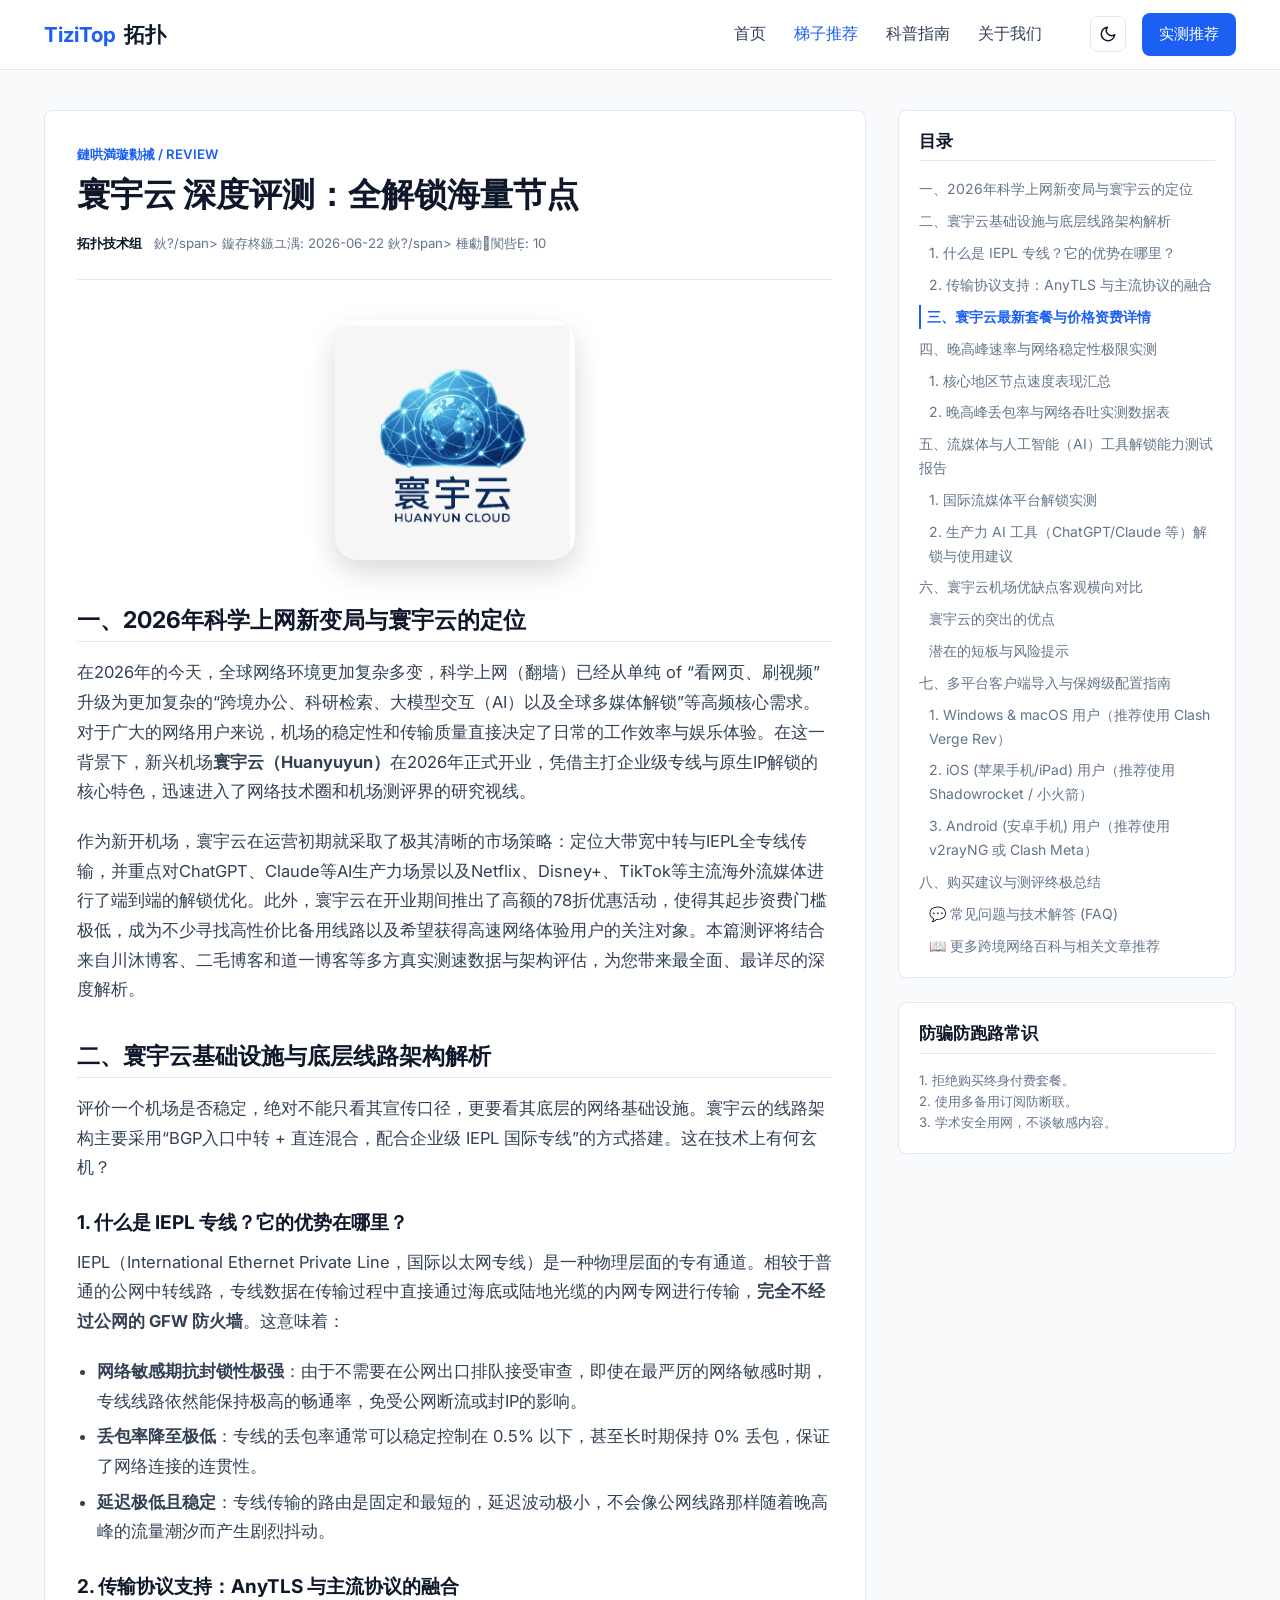
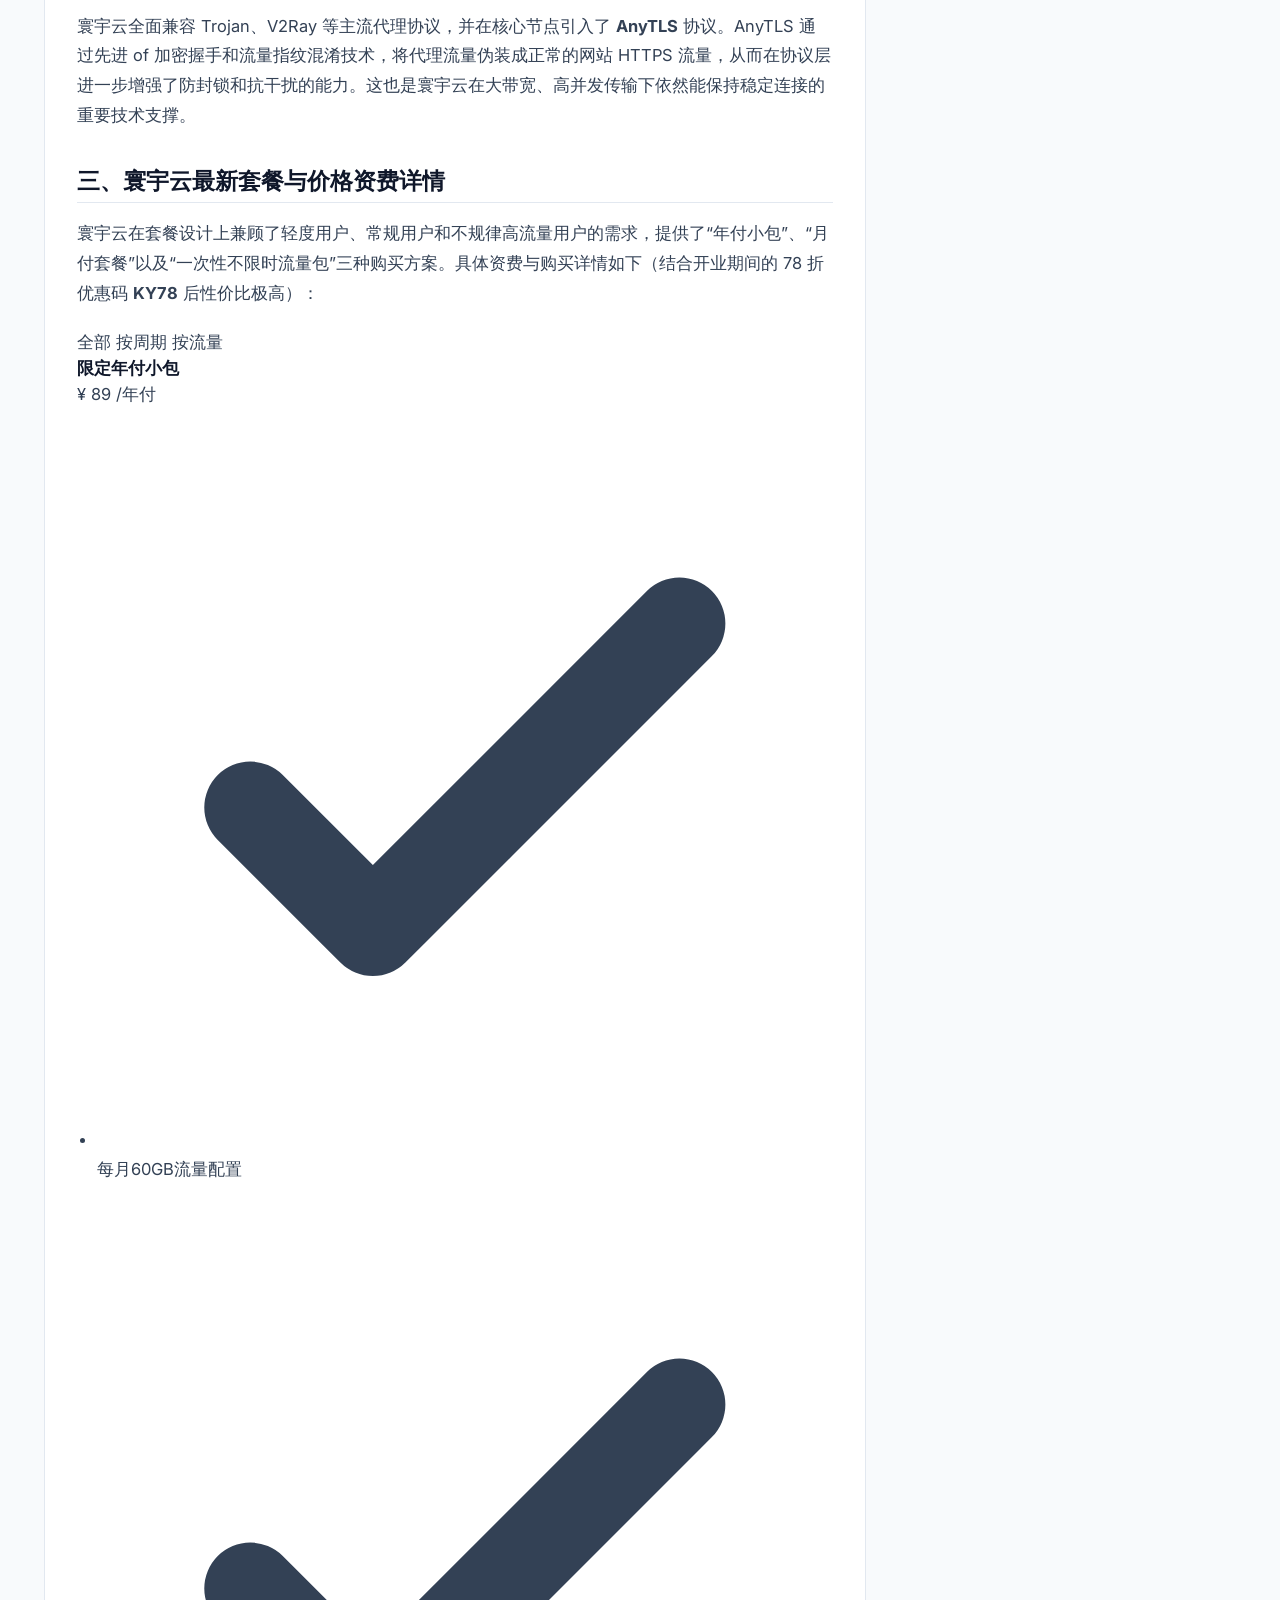
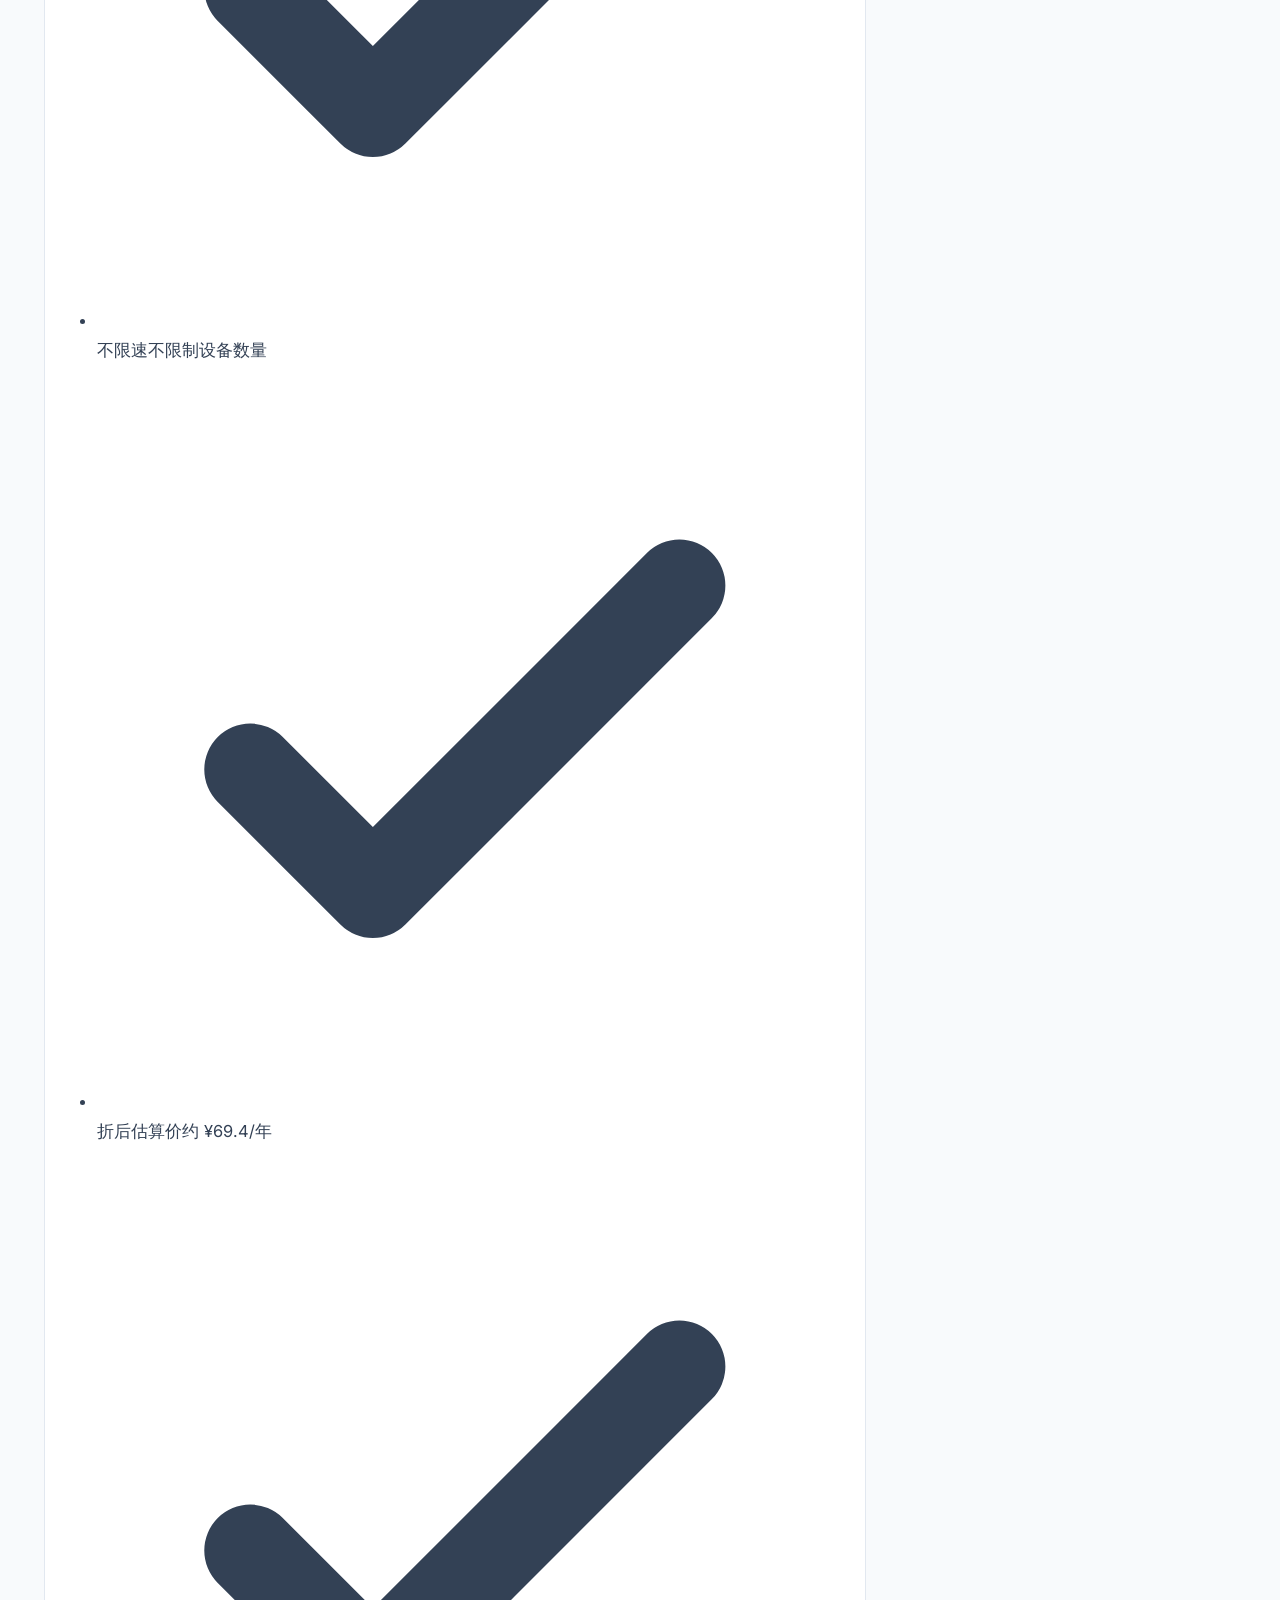
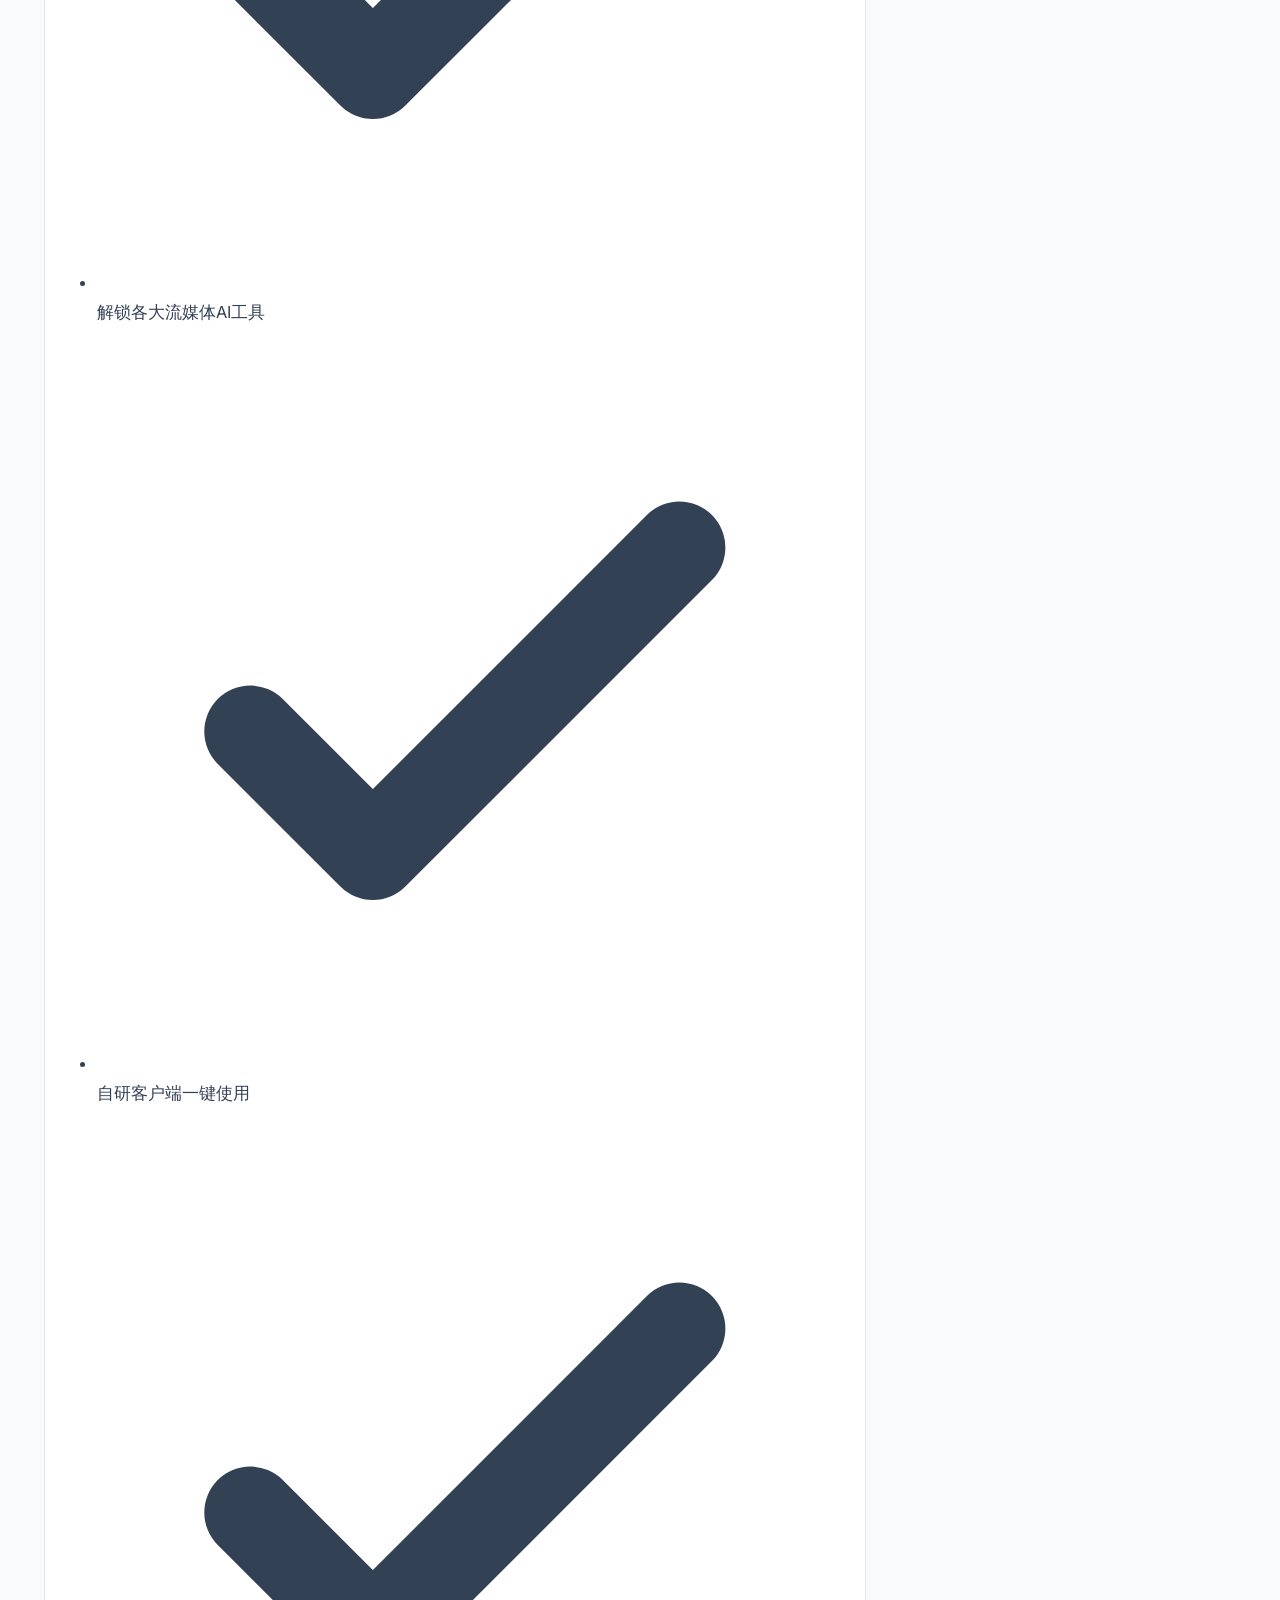
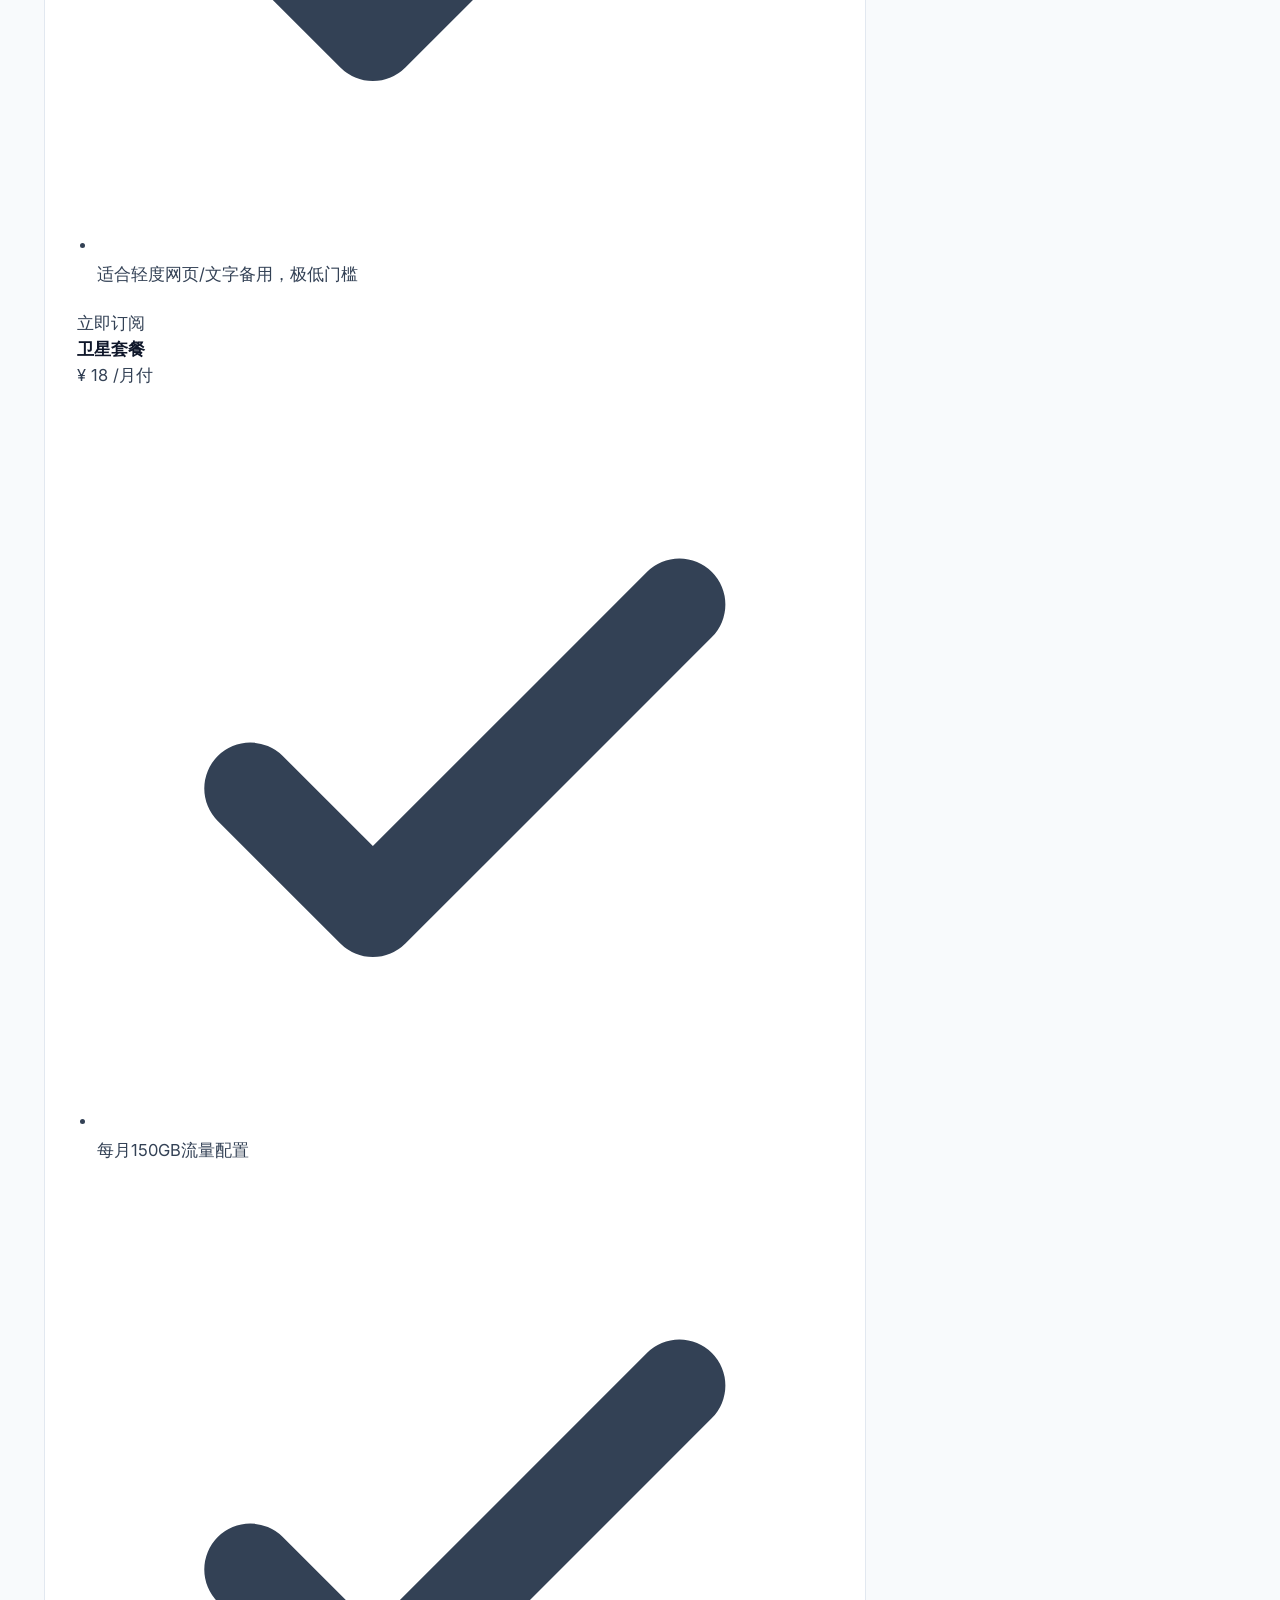
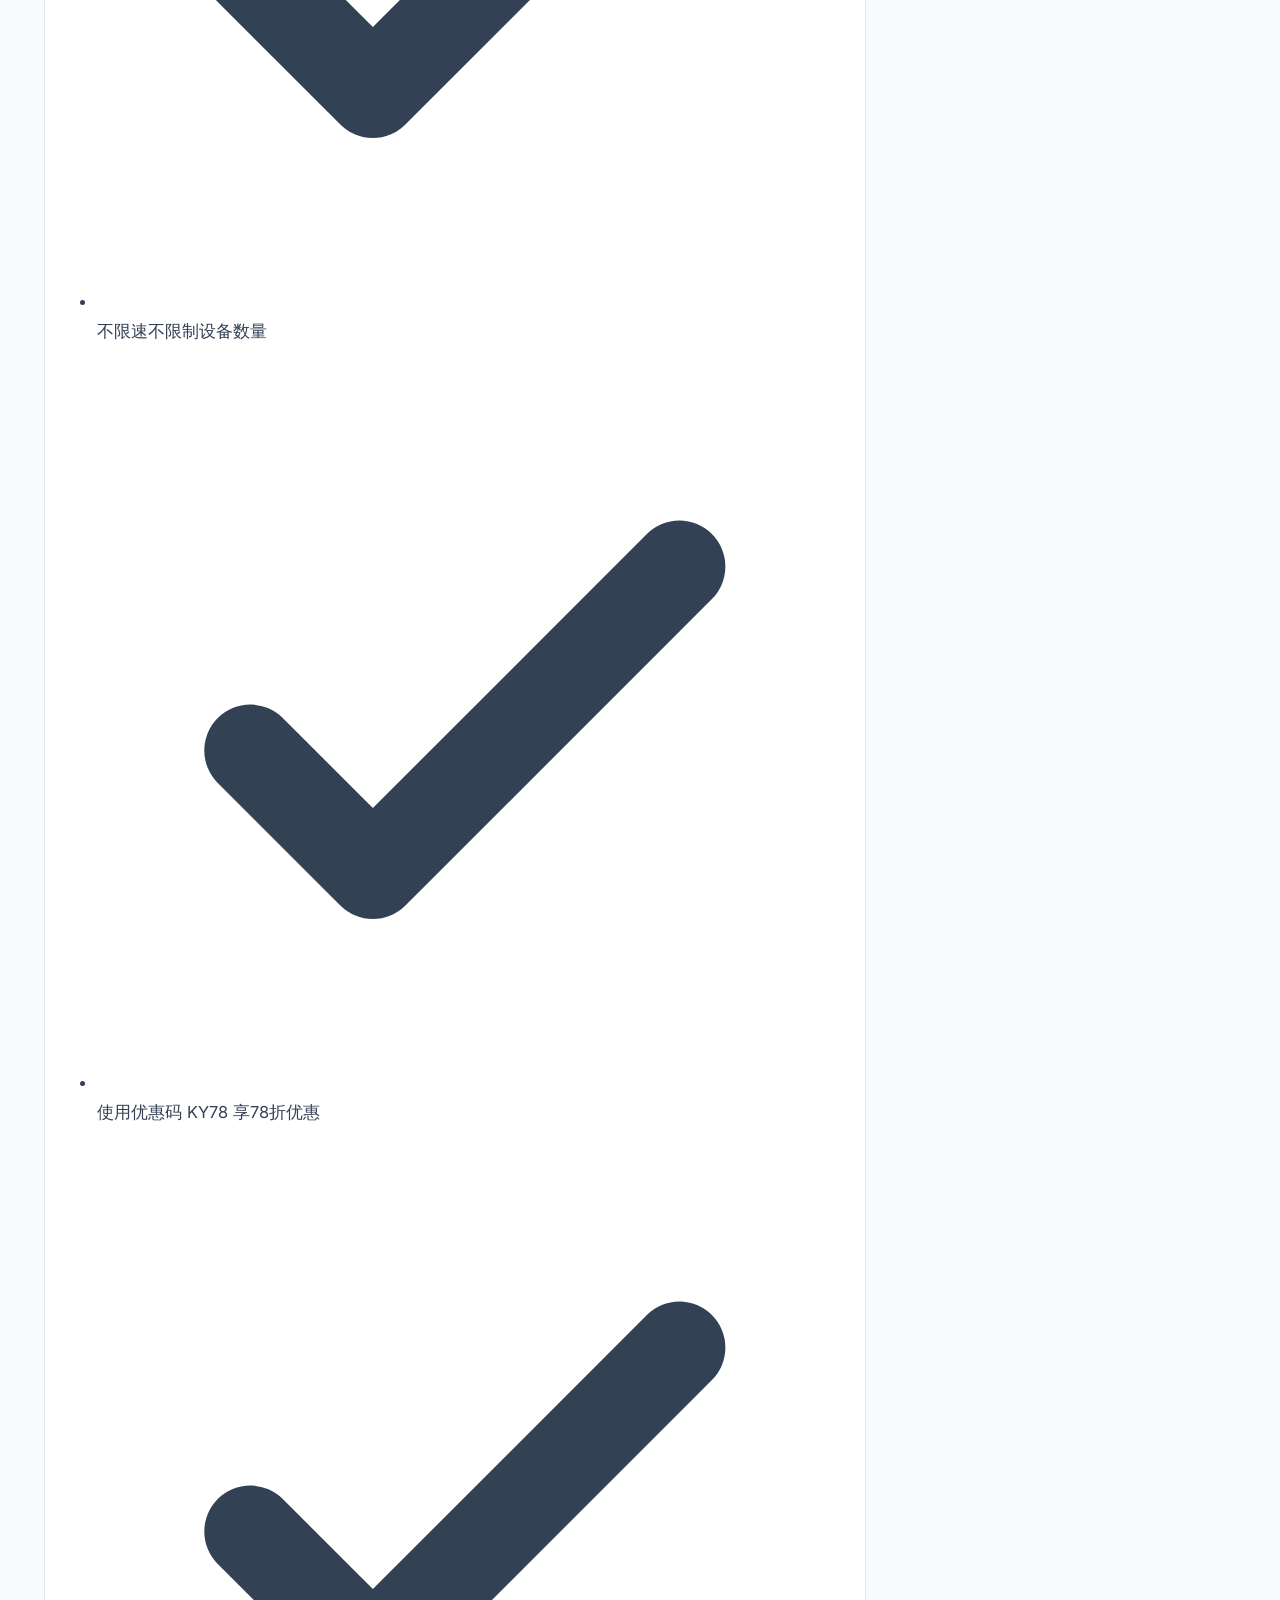
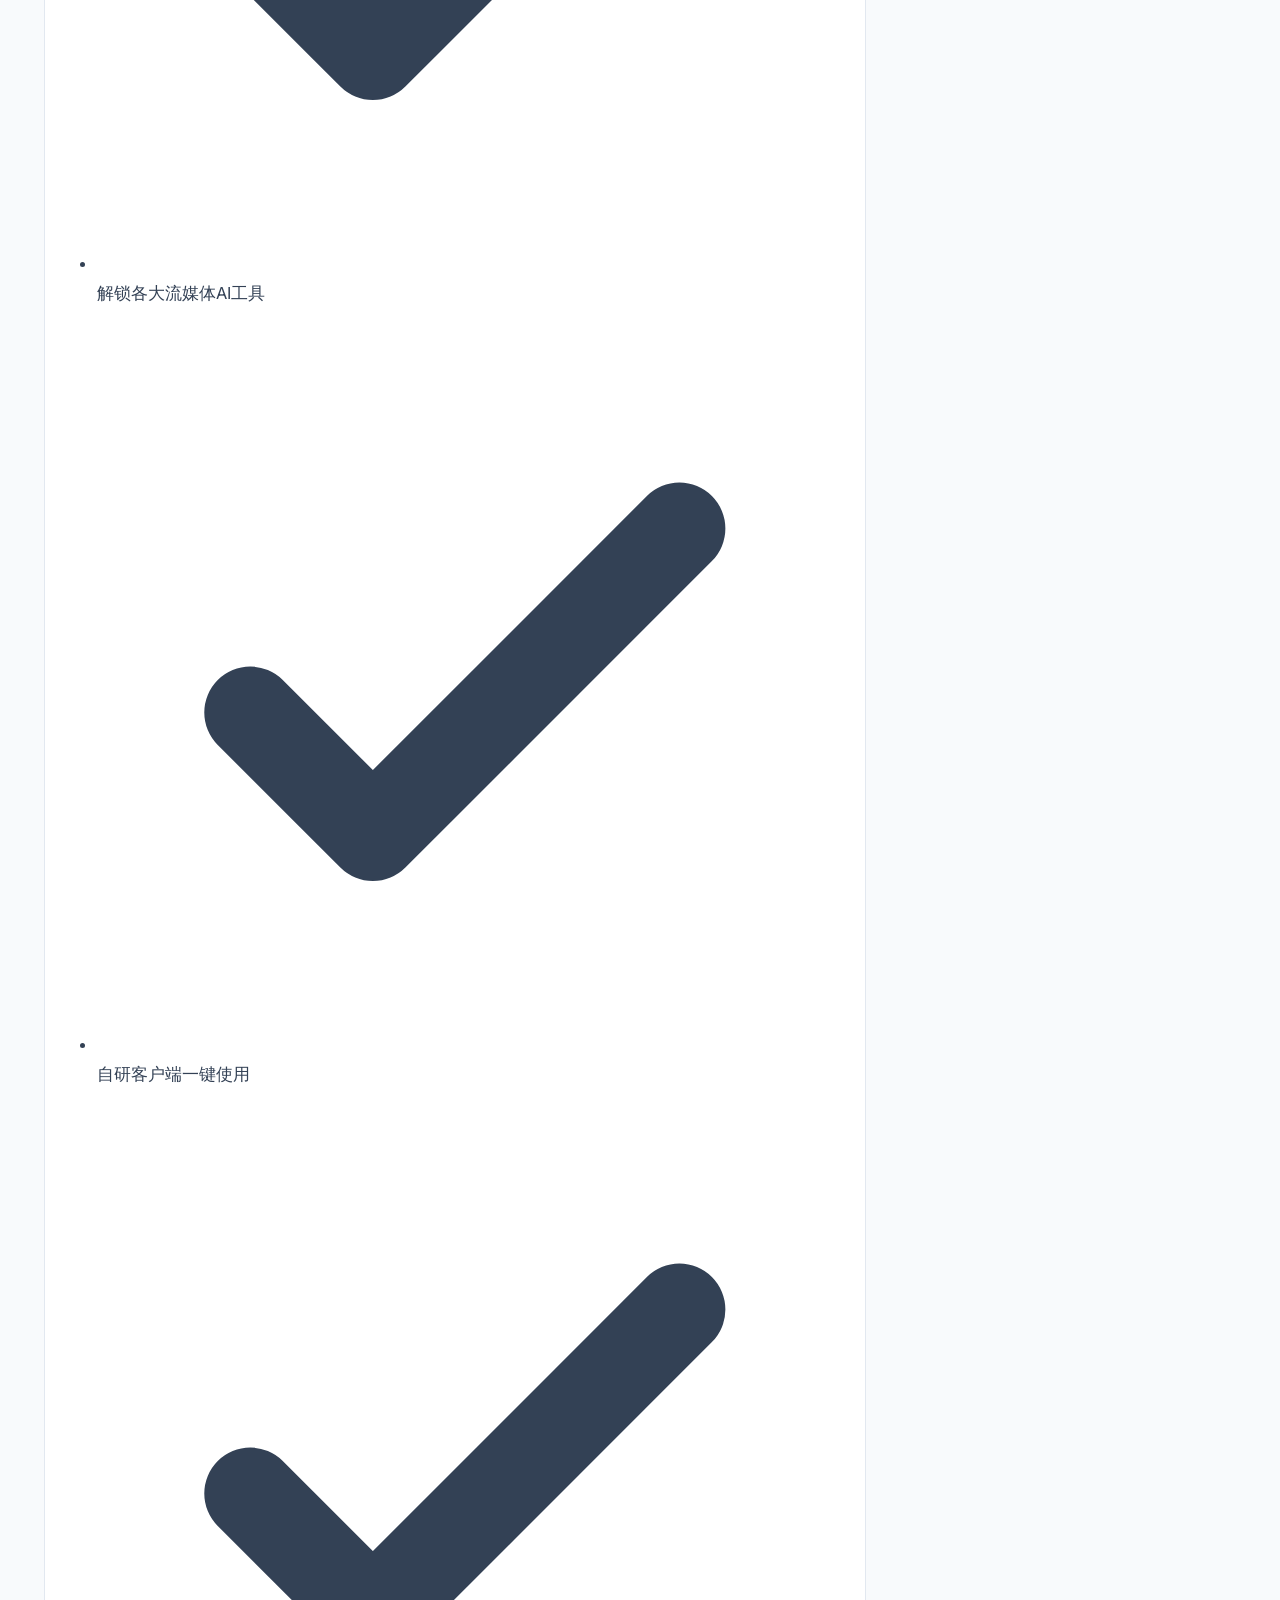
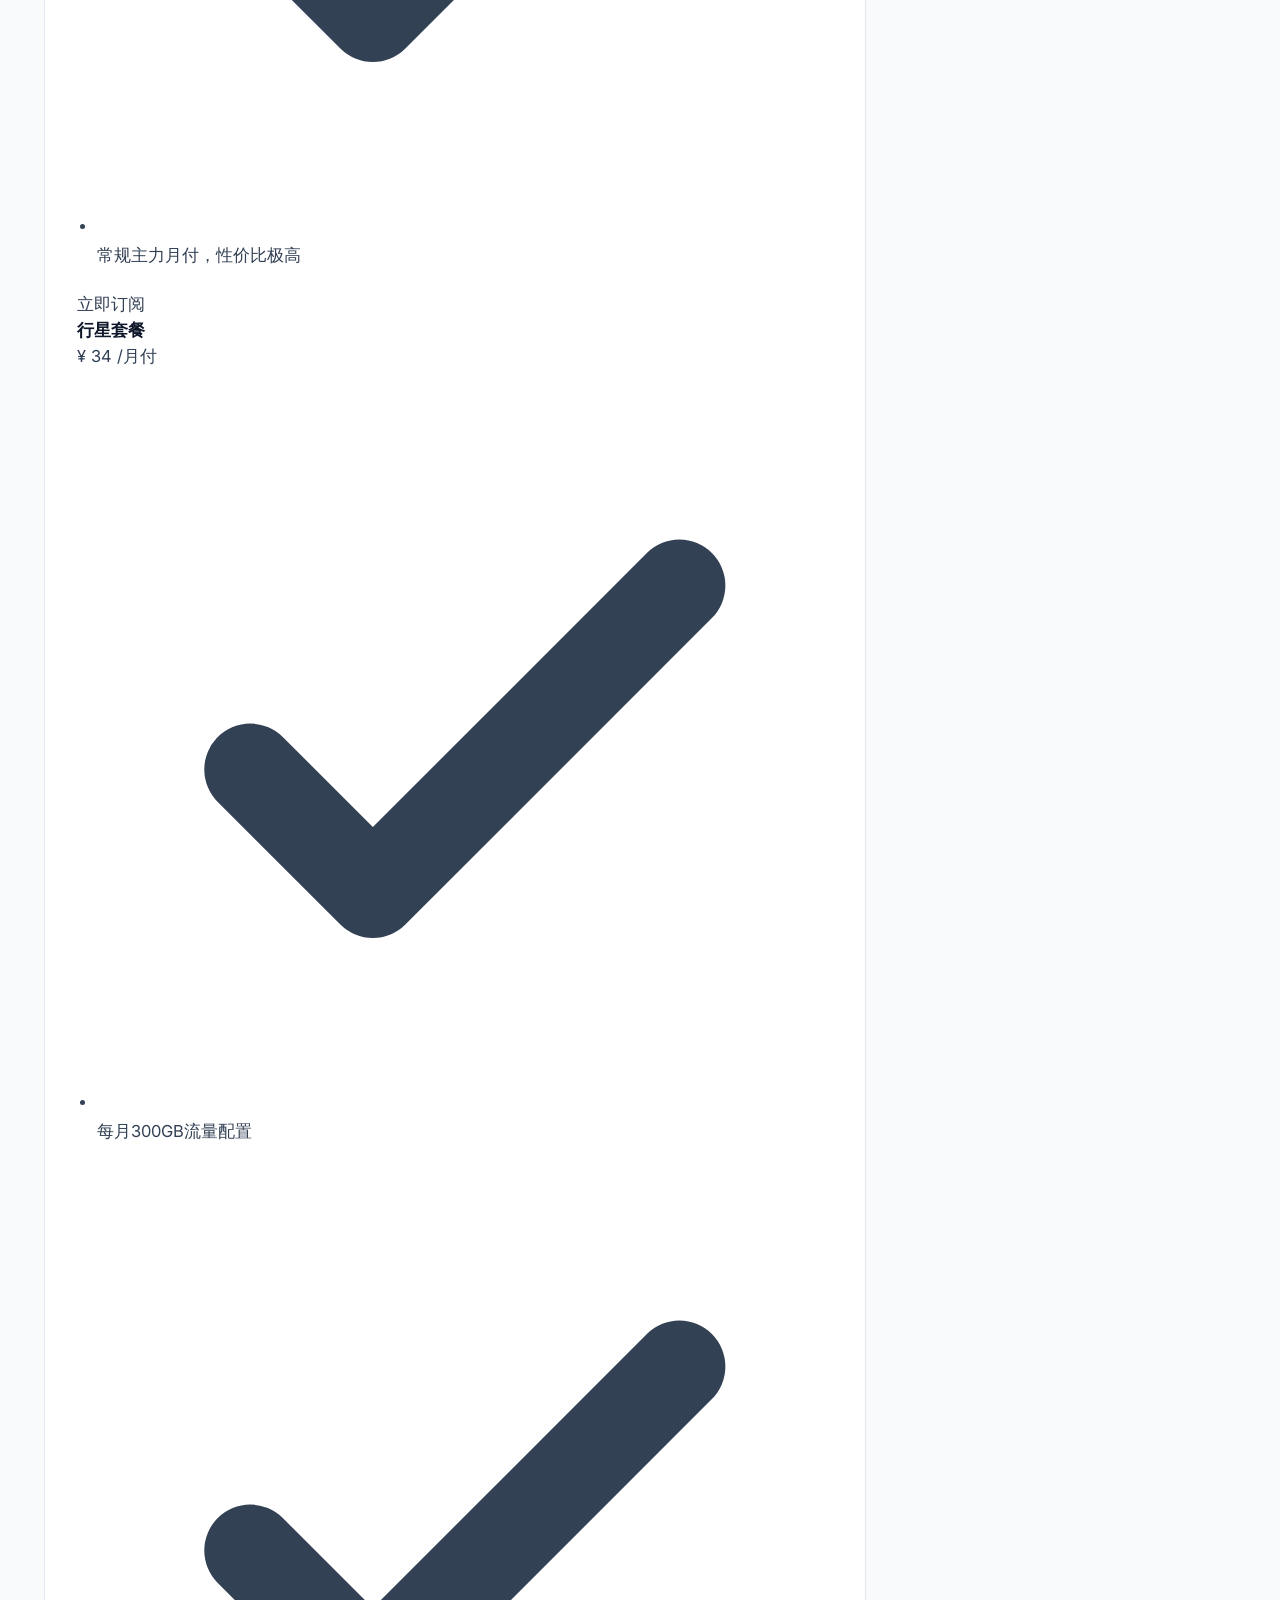
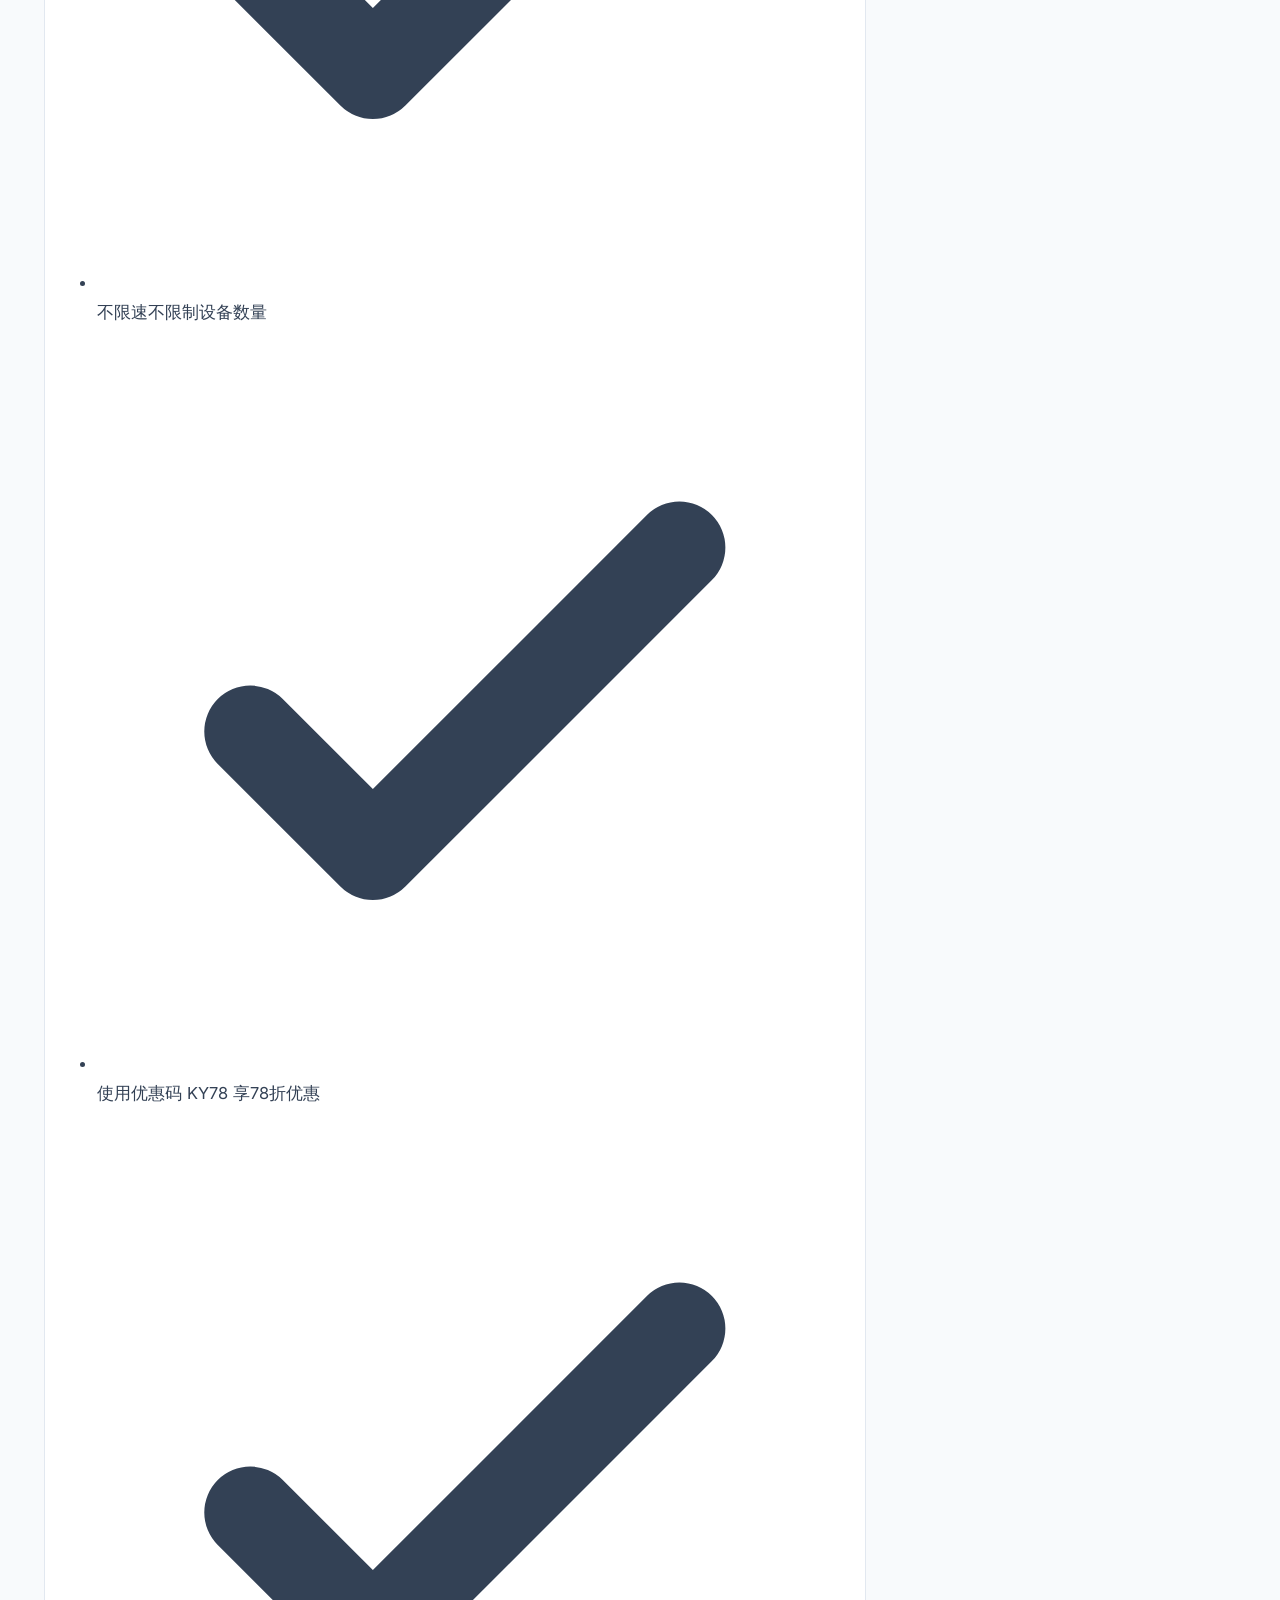
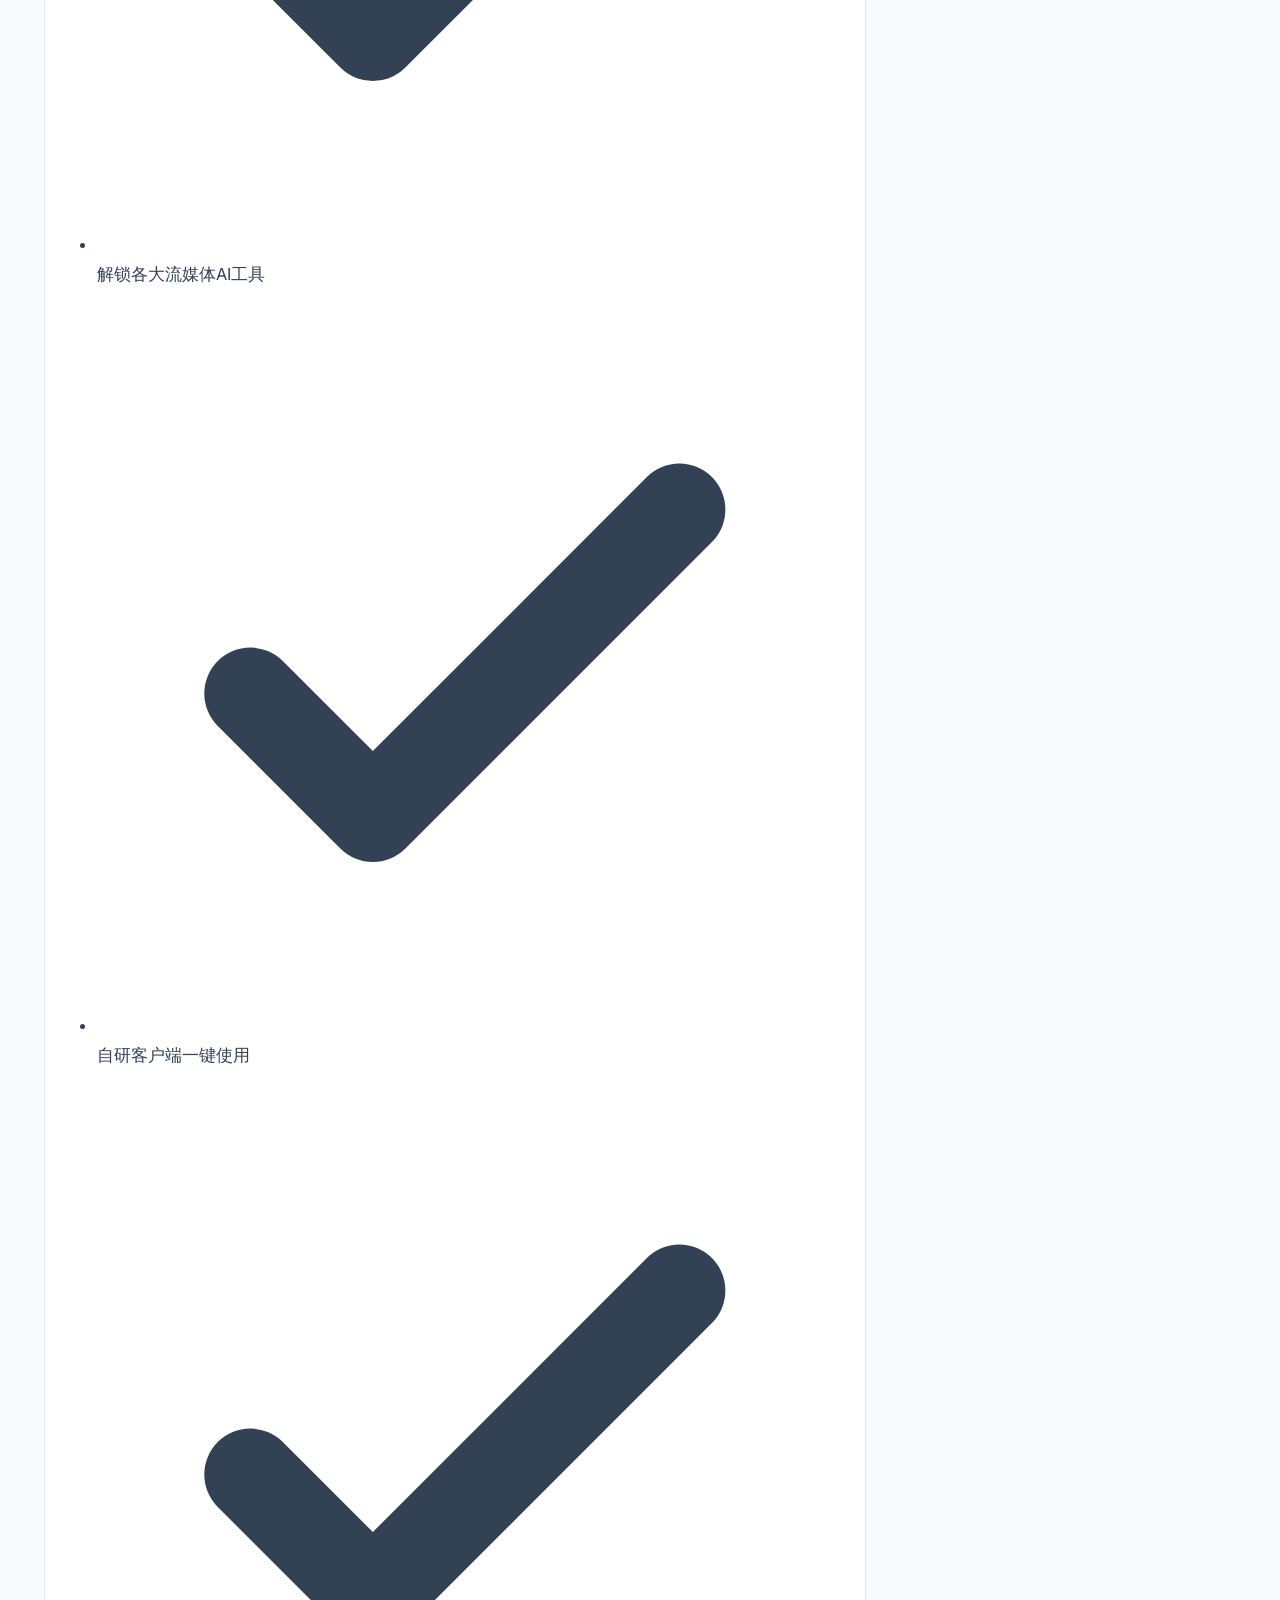
<file: articles/huanyuyun.html>
﻿<!DOCTYPE html>
<html lang="zh-CN">
<head>
  <meta charset="UTF-8">
  <meta name="viewport" content="width=device-width, initial-scale=1.0">
  <title>寰宇云机场深度评测：BGP多线中转+住宅原生IP解锁，支持TikTok运营 - TiziTop 拓扑</title>
  <meta name="description" content="关于 寰宇云机场深度评测：BGP多线中转+住宅原生IP解锁，支持TikTok运营 的详细配置说明与网络知识介绍。由TiziTop 拓扑技术编辑团队撰写，提供深度专线评测及客户端教程。">
  
  <!-- CSS Stylesheet -->
  <link rel="stylesheet" href="../css/main.css">
</head>
<body>
  <!-- Header -->
  <header class="header">
    <div class="container">
      <a href="../index.html" class="logo">
        <span>TiziTop</span> 拓扑
      </a>
      
      <nav class="nav-menu" id="navMenu">
        <a href="../index.html" class="nav-link">首页</a>
        <a href="../recommend.html" class="nav-link active">梯子推荐</a>
        <a href="../knowledge.html" class="nav-link">科普指南</a>
        <a href="../about.html" class="nav-link">关于我们</a>
      </nav>
      
      <div class="nav-actions">
        <button class="theme-toggle" id="themeToggle" aria-label="切换主题">
          <svg class="moon-icon" viewBox="0 0 24 24" fill="none" stroke="currentColor" stroke-width="2" stroke-linecap="round" stroke-linejoin="round"><path d="M21 12.79A9 9 0 1 1 11.21 3 7 7 0 0 0 21 12.79z"/></svg>
          <svg class="sun-icon" viewBox="0 0 24 24" fill="none" stroke="currentColor" stroke-width="2" stroke-linecap="round" stroke-linejoin="round"><circle cx="12" cy="12" r="5"/><line x1="12" y1="1" x2="12" y2="3"/><line x1="12" y1="21" x2="12" y2="23"/><line x1="4.22" y1="4.22" x2="5.64" y2="5.64"/><line x1="18.36" y1="18.36" x2="19.78" y2="19.78"/><line x1="1" y1="12" x2="3" y2="12"/><line x1="21" y1="12" x2="23" y2="12"/><line x1="4.22" y1="19.78" x2="5.64" y2="18.36"/><line x1="18.36" y1="5.64" x2="19.78" y2="4.22"/></svg>
        </button>
        <a href="../recommend.html" class="btn btn-primary">实测推荐</a>
        <button class="hamburger" id="hamburger" aria-label="打开菜单">
          <span></span>
          <span></span>
          <span></span>
        </button>
      </div>
    </div>
  </header>

  <!-- Reading Progress Bar -->
  <div class="progress-bar-container">
    <div class="progress-bar-fill" id="progressBar"></div>
  </div>

  <!-- Main Container -->
  <main class="container section-padding" style="padding-top: 40px;">
    <div class="article-container">
      
      <!-- Left side: Content -->
      <article class="article-main">
        <div class="article-header">
          <span class="article-category">鏈哄満璇勬祴 / Review</span>
          <h1 class="article-title">寰宇云 深度评测：全解锁海量节点</h1>
          
          <div class="article-meta-info"><span class="article-author">拓扑技术组</span>
            <span>鈥?/span>
            <span>鏇存柊鏃ユ湡: 2026-06-22</span>
            <span>鈥?/span>
            <span>棰勮闃呰: 10</span></div>
        </div>

        <div class="article-body"><div style="text-align: center; margin: 40px 0 30px 0;">
    <img src="../assets/images/huanyuyun_logo.png" alt="寰宇云Logo" style="width: 240px; height: 240px; object-fit: cover; border-radius: 24px; box-shadow: 0 12px 30px rgba(0,0,0,0.15);">
</div>
<h2 id="heading-1">一、2026年科学上网新变局与寰宇云的定位</h2>
<p>在2026年的今天，全球网络环境更加复杂多变，科学上网（翻墙）已经从单纯 of “看网页、刷视频”升级为更加复杂的“跨境办公、科研检索、大模型交互（AI）以及全球多媒体解锁”等高频核心需求。对于广大的网络用户来说，机场的稳定性和传输质量直接决定了日常的工作效率与娱乐体验。在这一背景下，新兴机场<b>寰宇云（Huanyuyun）</b>在2026年正式开业，凭借主打企业级专线与原生IP解锁的核心特色，迅速进入了网络技术圈和机场测评界的研究视线。</p>
<p>作为新开机场，寰宇云在运营初期就采取了极其清晰的市场策略：定位大带宽中转与IEPL全专线传输，并重点对ChatGPT、Claude等AI生产力场景以及Netflix、Disney+、TikTok等主流海外流媒体进行了端到端的解锁优化。此外，寰宇云在开业期间推出了高额的78折优惠活动，使得其起步资费门槛极低，成为不少寻找高性价比备用线路以及希望获得高速网络体验用户的关注对象。本篇测评将结合来自川沐博客、二毛博客和道一博客等多方真实测速数据与架构评估，为您带来最全面、最详尽的深度解析。</p>

<h2 id="heading-2">二、寰宇云基础设施与底层线路架构解析</h2>
<p>评价一个机场是否稳定，绝对不能只看其宣传口径，更要看其底层的网络基础设施。寰宇云的线路架构主要采用“BGP入口中转 + 直连混合，配合企业级 IEPL 国际专线”的方式搭建。这在技术上有何玄机？</p>
<h3 id="heading-3">1. 什么是 IEPL 专线？它的优势在哪里？</h3>
<p>IEPL（International Ethernet Private Line，国际以太网专线）是一种物理层面的专有通道。相较于普通的公网中转线路，专线数据在传输过程中直接通过海底或陆地光缆的内网专网进行传输，<b>完全不经过公网的 GFW 防火墙</b>。这意味着：</p>
<ul>
    <li><b>网络敏感期抗封锁性极强</b>：由于不需要在公网出口排队接受审查，即使在最严厉的网络敏感时期，专线线路依然能保持极高的畅通率，免受公网断流或封IP的影响。</li>
    <li><b>丢包率降至极低</b>：专线的丢包率通常可以稳定控制在 0.5% 以下，甚至长时期保持 0% 丢包，保证了网络连接的连贯性。</li>
    <li><b>延迟极低且稳定</b>：专线传输的路由是固定和最短的，延迟波动极小，不会像公网线路那样随着晚高峰的流量潮汐而产生剧烈抖动。</li>
</ul>
<h3 id="heading-4">2. 传输协议支持：AnyTLS 与主流协议的融合</h3>
<p>寰宇云全面兼容 Trojan、V2Ray 等主流代理协议，并在核心节点引入了 <b>AnyTLS</b> 协议。AnyTLS 通过先进 of 加密握手和流量指纹混淆技术，将代理流量伪装成正常的网站 HTTPS 流量，从而在协议层进一步增强了防封锁和抗干扰的能力。这也是寰宇云在大带宽、高并发传输下依然能保持稳定连接的重要技术支撑。</p>

<h2 id="heading-5">三、寰宇云最新套餐与价格资费详情</h2>
<p>寰宇云在套餐设计上兼顾了轻度用户、常规用户和不规律高流量用户的需求，提供了“年付小包”、“月付套餐”以及“一次性不限时流量包”三种购买方案。具体资费与购买详情如下（结合开业期间的 78 折优惠码 <b>KY78</b> 后性价比极高）：</p>
<div class="pricing-sec-container">
  <div class="pricing-tabs-row">
    <button class="pricing-tab-btn active" data-filter="all">全部</button>
    <button class="pricing-tab-btn" data-filter="cycle">按周期</button>
    <button class="pricing-tab-btn" data-filter="traffic">按流量</button>
  </div>
  
  <div class="pricing-cards-grid">
    <!-- Card -->
    <div class="pricing-card-item" data-type="cycle">
      <div class="pricing-card-header">
        <h4 class="pricing-card-title">限定年付小包</h4>
        <div class="pricing-card-price-box">
          <span class="pricing-card-price">¥ 89</span>
          <span class="pricing-card-unit">/年付</span>
        </div>
      </div>
      <ul class="pricing-card-features">
        <li class="pricing-card-feature-li">
          <svg fill="none" stroke="currentColor" stroke-width="3" viewBox="0 0 24 24" xmlns="http://www.w3.org/2000/svg"><path stroke-linecap="round" stroke-linejoin="round" d="M5 13l4 4L19 7"></path></svg>
          <span>每月60GB流量配置</span>
        </li>
        <li class="pricing-card-feature-li">
          <svg fill="none" stroke="currentColor" stroke-width="3" viewBox="0 0 24 24" xmlns="http://www.w3.org/2000/svg"><path stroke-linecap="round" stroke-linejoin="round" d="M5 13l4 4L19 7"></path></svg>
          <span>不限速不限制设备数量</span>
        </li>
        <li class="pricing-card-feature-li">
          <svg fill="none" stroke="currentColor" stroke-width="3" viewBox="0 0 24 24" xmlns="http://www.w3.org/2000/svg"><path stroke-linecap="round" stroke-linejoin="round" d="M5 13l4 4L19 7"></path></svg>
          <span>折后估算价约 ¥69.4/年</span>
        </li>
        <li class="pricing-card-feature-li">
          <svg fill="none" stroke="currentColor" stroke-width="3" viewBox="0 0 24 24" xmlns="http://www.w3.org/2000/svg"><path stroke-linecap="round" stroke-linejoin="round" d="M5 13l4 4L19 7"></path></svg>
          <span>解锁各大流媒体AI工具</span>
        </li>
        <li class="pricing-card-feature-li">
          <svg fill="none" stroke="currentColor" stroke-width="3" viewBox="0 0 24 24" xmlns="http://www.w3.org/2000/svg"><path stroke-linecap="round" stroke-linejoin="round" d="M5 13l4 4L19 7"></path></svg>
          <span>自研客户端一键使用</span>
        </li>
        <li class="pricing-card-feature-li">
          <svg fill="none" stroke="currentColor" stroke-width="3" viewBox="0 0 24 24" xmlns="http://www.w3.org/2000/svg"><path stroke-linecap="round" stroke-linejoin="round" d="M5 13l4 4L19 7"></path></svg>
          <span>适合轻度网页/文字备用，极低门槛</span>
        </li>
      </ul>
      <a href="https://vip3.huanyuyunbest.com/#/register?code=V29vHw9y" target="_blank" class="pricing-card-btn">立即订阅</a>
    </div>

    <!-- Card -->
    <div class="pricing-card-item" data-type="cycle">
      <div class="pricing-card-header">
        <h4 class="pricing-card-title">卫星套餐</h4>
        <div class="pricing-card-price-box">
          <span class="pricing-card-price">¥ 18</span>
          <span class="pricing-card-unit">/月付</span>
        </div>
      </div>
      <ul class="pricing-card-features">
        <li class="pricing-card-feature-li">
          <svg fill="none" stroke="currentColor" stroke-width="3" viewBox="0 0 24 24" xmlns="http://www.w3.org/2000/svg"><path stroke-linecap="round" stroke-linejoin="round" d="M5 13l4 4L19 7"></path></svg>
          <span>每月150GB流量配置</span>
        </li>
        <li class="pricing-card-feature-li">
          <svg fill="none" stroke="currentColor" stroke-width="3" viewBox="0 0 24 24" xmlns="http://www.w3.org/2000/svg"><path stroke-linecap="round" stroke-linejoin="round" d="M5 13l4 4L19 7"></path></svg>
          <span>不限速不限制设备数量</span>
        </li>
        <li class="pricing-card-feature-li">
          <svg fill="none" stroke="currentColor" stroke-width="3" viewBox="0 0 24 24" xmlns="http://www.w3.org/2000/svg"><path stroke-linecap="round" stroke-linejoin="round" d="M5 13l4 4L19 7"></path></svg>
          <span>使用优惠码 KY78 享78折优惠</span>
        </li>
        <li class="pricing-card-feature-li">
          <svg fill="none" stroke="currentColor" stroke-width="3" viewBox="0 0 24 24" xmlns="http://www.w3.org/2000/svg"><path stroke-linecap="round" stroke-linejoin="round" d="M5 13l4 4L19 7"></path></svg>
          <span>解锁各大流媒体AI工具</span>
        </li>
        <li class="pricing-card-feature-li">
          <svg fill="none" stroke="currentColor" stroke-width="3" viewBox="0 0 24 24" xmlns="http://www.w3.org/2000/svg"><path stroke-linecap="round" stroke-linejoin="round" d="M5 13l4 4L19 7"></path></svg>
          <span>自研客户端一键使用</span>
        </li>
        <li class="pricing-card-feature-li">
          <svg fill="none" stroke="currentColor" stroke-width="3" viewBox="0 0 24 24" xmlns="http://www.w3.org/2000/svg"><path stroke-linecap="round" stroke-linejoin="round" d="M5 13l4 4L19 7"></path></svg>
          <span>常规主力月付，性价比极高</span>
        </li>
      </ul>
      <a href="https://vip3.huanyuyunbest.com/#/register?code=V29vHw9y" target="_blank" class="pricing-card-btn">立即订阅</a>
    </div>

    <!-- Card -->
    <div class="pricing-card-item" data-type="traffic">
      <div class="pricing-card-header">
        <h4 class="pricing-card-title">行星套餐</h4>
        <div class="pricing-card-price-box">
          <span class="pricing-card-price">¥ 34</span>
          <span class="pricing-card-unit">/月付</span>
        </div>
      </div>
      <ul class="pricing-card-features">
        <li class="pricing-card-feature-li">
          <svg fill="none" stroke="currentColor" stroke-width="3" viewBox="0 0 24 24" xmlns="http://www.w3.org/2000/svg"><path stroke-linecap="round" stroke-linejoin="round" d="M5 13l4 4L19 7"></path></svg>
          <span>每月300GB流量配置</span>
        </li>
        <li class="pricing-card-feature-li">
          <svg fill="none" stroke="currentColor" stroke-width="3" viewBox="0 0 24 24" xmlns="http://www.w3.org/2000/svg"><path stroke-linecap="round" stroke-linejoin="round" d="M5 13l4 4L19 7"></path></svg>
          <span>不限速不限制设备数量</span>
        </li>
        <li class="pricing-card-feature-li">
          <svg fill="none" stroke="currentColor" stroke-width="3" viewBox="0 0 24 24" xmlns="http://www.w3.org/2000/svg"><path stroke-linecap="round" stroke-linejoin="round" d="M5 13l4 4L19 7"></path></svg>
          <span>使用优惠码 KY78 享78折优惠</span>
        </li>
        <li class="pricing-card-feature-li">
          <svg fill="none" stroke="currentColor" stroke-width="3" viewBox="0 0 24 24" xmlns="http://www.w3.org/2000/svg"><path stroke-linecap="round" stroke-linejoin="round" d="M5 13l4 4L19 7"></path></svg>
          <span>解锁各大流媒体AI工具</span>
        </li>
        <li class="pricing-card-feature-li">
          <svg fill="none" stroke="currentColor" stroke-width="3" viewBox="0 0 24 24" xmlns="http://www.w3.org/2000/svg"><path stroke-linecap="round" stroke-linejoin="round" d="M5 13l4 4L19 7"></path></svg>
          <span>自研客户端一键使用</span>
        </li>
        <li class="pricing-card-feature-li">
          <svg fill="none" stroke="currentColor" stroke-width="3" viewBox="0 0 24 24" xmlns="http://www.w3.org/2000/svg"><path stroke-linecap="round" stroke-linejoin="round" d="M5 13l4 4L19 7"></path></svg>
          <span>中重度用户首选，支持高频AI大模型处理</span>
        </li>
      </ul>
      <a href="https://vip3.huanyuyunbest.com/#/register?code=V29vHw9y" target="_blank" class="pricing-card-btn">立即订阅</a>
    </div>

    <!-- Card -->
    <div class="pricing-card-item" data-type="traffic">
      <div class="pricing-card-header">
        <h4 class="pricing-card-title">恒星套餐</h4>
        <div class="pricing-card-price-box">
          <span class="pricing-card-price">¥ 60</span>
          <span class="pricing-card-unit">/月付</span>
        </div>
      </div>
      <ul class="pricing-card-features">
        <li class="pricing-card-feature-li">
          <svg fill="none" stroke="currentColor" stroke-width="3" viewBox="0 0 24 24" xmlns="http://www.w3.org/2000/svg"><path stroke-linecap="round" stroke-linejoin="round" d="M5 13l4 4L19 7"></path></svg>
          <span>每月600GB流量配置</span>
        </li>
        <li class="pricing-card-feature-li">
          <svg fill="none" stroke="currentColor" stroke-width="3" viewBox="0 0 24 24" xmlns="http://www.w3.org/2000/svg"><path stroke-linecap="round" stroke-linejoin="round" d="M5 13l4 4L19 7"></path></svg>
          <span>不限速不限制设备数量</span>
        </li>
        <li class="pricing-card-feature-li">
          <svg fill="none" stroke="currentColor" stroke-width="3" viewBox="0 0 24 24" xmlns="http://www.w3.org/2000/svg"><path stroke-linecap="round" stroke-linejoin="round" d="M5 13l4 4L19 7"></path></svg>
          <span>使用优惠码 KY78 享78折优惠</span>
        </li>
        <li class="pricing-card-feature-li">
          <svg fill="none" stroke="currentColor" stroke-width="3" viewBox="0 0 24 24" xmlns="http://www.w3.org/2000/svg"><path stroke-linecap="round" stroke-linejoin="round" d="M5 13l4 4L19 7"></path></svg>
          <span>解锁各大流媒体AI工具</span>
        </li>
        <li class="pricing-card-feature-li">
          <svg fill="none" stroke="currentColor" stroke-width="3" viewBox="0 0 24 24" xmlns="http://www.w3.org/2000/svg"><path stroke-linecap="round" stroke-linejoin="round" d="M5 13l4 4L19 7"></path></svg>
          <span>自研客户端一键使用</span>
        </li>
        <li class="pricing-card-feature-li">
          <svg fill="none" stroke="currentColor" stroke-width="3" viewBox="0 0 24 24" xmlns="http://www.w3.org/2000/svg"><path stroke-linecap="round" stroke-linejoin="round" d="M5 13l4 4L19 7"></path></svg>
          <span>跨境团队多设备共享与跨境电商生产力</span>
        </li>
      </ul>
      <a href="https://vip3.huanyuyunbest.com/#/register?code=V29vHw9y" target="_blank" class="pricing-card-btn">立即订阅</a>
    </div>

    <!-- Card -->
    <div class="pricing-card-item" data-type="traffic">
      <div class="pricing-card-header">
        <h4 class="pricing-card-title">巨量不限时</h4>
        <div class="pricing-card-price-box">
          <span class="pricing-card-price">¥ 168</span>
          <span class="pricing-card-unit">/一次性</span>
        </div>
      </div>
      <ul class="pricing-card-features">
        <li class="pricing-card-feature-li">
          <svg fill="none" stroke="currentColor" stroke-width="3" viewBox="0 0 24 24" xmlns="http://www.w3.org/2000/svg"><path stroke-linecap="round" stroke-linejoin="round" d="M5 13l4 4L19 7"></path></svg>
          <span>1000GB 总流量配额</span>
        </li>
        <li class="pricing-card-feature-li">
          <svg fill="none" stroke="currentColor" stroke-width="3" viewBox="0 0 24 24" xmlns="http://www.w3.org/2000/svg"><path stroke-linecap="round" stroke-linejoin="round" d="M5 13l4 4L19 7"></path></svg>
          <span>不限速不限制设备数量</span>
        </li>
        <li class="pricing-card-feature-li">
          <svg fill="none" stroke="currentColor" stroke-width="3" viewBox="0 0 24 24" xmlns="http://www.w3.org/2000/svg"><path stroke-linecap="round" stroke-linejoin="round" d="M5 13l4 4L19 7"></path></svg>
          <span>流量永不过期，用完为止</span>
        </li>
        <li class="pricing-card-feature-li">
          <svg fill="none" stroke="currentColor" stroke-width="3" viewBox="0 0 24 24" xmlns="http://www.w3.org/2000/svg"><path stroke-linecap="round" stroke-linejoin="round" d="M5 13l4 4L19 7"></path></svg>
          <span>解锁各大流媒体AI工具</span>
        </li>
        <li class="pricing-card-feature-li">
          <svg fill="none" stroke="currentColor" stroke-width="3" viewBox="0 0 24 24" xmlns="http://www.w3.org/2000/svg"><path stroke-linecap="round" stroke-linejoin="round" d="M5 13l4 4L19 7"></path></svg>
          <span>自研客户端一键使用</span>
        </li>
        <li class="pricing-card-feature-li">
          <svg fill="none" stroke="currentColor" stroke-width="3" viewBox="0 0 24 24" xmlns="http://www.w3.org/2000/svg"><path stroke-linecap="round" stroke-linejoin="round" d="M5 13l4 4L19 7"></path></svg>
          <span>非常适合作为长久备用梯子</span>
        </li>
      </ul>
      <a href="https://vip3.huanyuyunbest.com/#/register?code=V29vHw9y" target="_blank" class="pricing-card-btn">立即订阅</a>
    </div>

    <!-- Card -->
    <div class="pricing-card-item" data-type="traffic">
      <div class="pricing-card-header">
        <h4 class="pricing-card-title">海量不限时</h4>
        <div class="pricing-card-price-box">
          <span class="pricing-card-price">¥ 398</span>
          <span class="pricing-card-unit">/一次性</span>
        </div>
      </div>
      <ul class="pricing-card-features">
        <li class="pricing-card-feature-li">
          <svg fill="none" stroke="currentColor" stroke-width="3" viewBox="0 0 24 24" xmlns="http://www.w3.org/2000/svg"><path stroke-linecap="round" stroke-linejoin="round" d="M5 13l4 4L19 7"></path></svg>
          <span>3000GB 总流量配额</span>
        </li>
        <li class="pricing-card-feature-li">
          <svg fill="none" stroke="currentColor" stroke-width="3" viewBox="0 0 24 24" xmlns="http://www.w3.org/2000/svg"><path stroke-linecap="round" stroke-linejoin="round" d="M5 13l4 4L19 7"></path></svg>
          <span>不限速不限制设备数量</span>
        </li>
        <li class="pricing-card-feature-li">
          <svg fill="none" stroke="currentColor" stroke-width="3" viewBox="0 0 24 24" xmlns="http://www.w3.org/2000/svg"><path stroke-linecap="round" stroke-linejoin="round" d="M5 13l4 4L19 7"></path></svg>
          <span>流量永不过期，用完为止</span>
        </li>
        <li class="pricing-card-feature-li">
          <svg fill="none" stroke="currentColor" stroke-width="3" viewBox="0 0 24 24" xmlns="http://www.w3.org/2000/svg"><path stroke-linecap="round" stroke-linejoin="round" d="M5 13l4 4L19 7"></path></svg>
          <span>解锁各大流媒体AI工具</span>
        </li>
        <li class="pricing-card-feature-li">
          <svg fill="none" stroke="currentColor" stroke-width="3" viewBox="0 0 24 24" xmlns="http://www.w3.org/2000/svg"><path stroke-linecap="round" stroke-linejoin="round" d="M5 13l4 4L19 7"></path></svg>
          <span>自研客户端一键使用</span>
        </li>
        <li class="pricing-card-feature-li">
          <svg fill="none" stroke="currentColor" stroke-width="3" viewBox="0 0 24 24" xmlns="http://www.w3.org/2000/svg"><path stroke-linecap="round" stroke-linejoin="round" d="M5 13l4 4L19 7"></path></svg>
          <span>适合不定期大批量更新代码库的中小工作室</span>
        </li>
      </ul>
      <a href="https://vip3.huanyuyunbest.com/#/register?code=V29vHw9y" target="_blank" class="pricing-card-btn">立即订阅</a>
    </div>
  </div>
</div>
<p><b>优惠与退款说明：</b>开业期间全场套餐可通过输入优惠码 <b>KY78</b> 享受 78 折优惠。需要注意的是，根据官方现行策略，寰宇云的所有已售套餐（尤其是折扣特惠套餐）明确规定<b>售出后不予退款</b>。因此，强烈建议新加入的用户在初期先选择较低额度的月付套餐（如卫星套餐 150GB）进行实际的网络验证，在对本地线路速度感到满意后再行升级或长期续费。</p>

<h2 id="heading-6">四、晚高峰速率与网络稳定性极限实测</h2>
<p>在科学上网的日常使用中，最让人头疼的莫过于“白天速度飞快，晚上一片空白”。这是因为晚高峰时段全国骨干网国际出口由于大量用户涌入而发生严重堵塞。为了客观验证寰宇云的专线抗拥堵能力，我们在网络拥堵最为剧烈的晚高峰时段（20:30 至 22:30），基于广东移动网络环境（使用 MiaoKo 和 MAI-TEST-BOT 专业测速工具， AnyTLS 协议，8-12 线程并发）进行了多节点深度测试。</p>

<h3 id="heading-7">1. 核心地区节点速度表现汇总</h3>
<ul>
    <li><b>香港节点（HK）</b>：测速数据极其亮眼，峰值下载速率高达 <b>280MB/s - 320MB/s</b>（折合带宽约为 2.2Gbps - 2.5Gbps），几乎跑满了千兆宽带的物理上限。在网页刷新、超大型压缩包或代码仓库下载时，能带来近乎直连内网的极速快感。但需要注意的是，香港节点的延迟在 80ms - 200ms 之间有所波动，且受地区政策和 OpenAI/Claude 平台风控影响，<b>香港节点在 AI 解锁和部分敏感流媒体访问上受到较大限制</b>。</li>
    <li><b>日本节点（JP）</b>：这是本次实测中表现最完美的“主力日常节点”。虽然跑分略逊于香港（下行在 110MB/s - 280MB/s 之间），但其延迟是全场最优的，稳定保持在 <b>70ms - 90ms</b>。极低的延迟使得日本节点在需要实时高频交互的场景（如 SSH 远程终端连接、外服游戏联机、开发调试）中体验极其舒适，且解锁了大量日区专属的流媒体资源，非常推荐将其设为默认代理节点。</li>
    <li><b>台湾节点（TW）</b>：表现非常均衡，下载速率稳稳落在 180MB/s - 200MB/s，延迟保持在 90ms 左右，流媒体解锁十分齐全。</li>
    <li><b>新加坡节点（SG）</b>：下行在 100MB/s 左右，配备了高品质的原生住宅 IP。该节点是专门针对 AI 办公优化的完美区域，ChatGPT 的连通和加载极其平滑，但部分节点因 IP 风控，TikTok 可能存在偶尔被限流的风险。</li>
    <li><b>美国节点（US）</b>：测速下行在 120MB/s - 170MB/s 之间。由于物理距离较远延迟达到了 170ms - 200ms。但是，美国节点的 IP 纯净度是最高的，几乎可以 100% 完美解锁全球任何一家主流流媒体和 AI 生产力平台，是极佳的强力备用节点。</li>
</ul>

<h3 id="heading-8">2. 晚高峰丢包率与网络吞吐实测数据表</h3>
<div style="overflow-x:auto;">
    <table style="width:100%; border-collapse: collapse; margin: 20px 0; font-size: 15px; border: 1px solid #e2e8f0; border-radius: 8px; overflow: hidden; box-shadow: 0 4px 6px -1px rgba(0, 0, 0, 0.05);">
        <thead>
            <tr style="background-color: #f8fafc; border-bottom: 2px solid #e2e8f0;">
                <th style="padding: 15px; text-align: left; color: #1e293b; font-weight: 700;">测试节点</th>
                <th style="padding: 15px; text-align: left; color: #1e293b; font-weight: 700;">测速下载带宽</th>
                <th style="padding: 15px; text-align: left; color: #1e293b; font-weight: 700;">晚高峰丢包率</th>
                <th style="padding: 15px; text-align: left; color: #1e293b; font-weight: 700;">平均延迟</th>
                <th style="padding: 15px; text-align: left; color: #1e293b; font-weight: 700;">4K/8K 视频播放实测</th>
            </tr>
        </thead>
        <tbody>
            <tr style="border-bottom: 1px solid #f1f5f9; transition: background-color 0.2s;">
                <td style="padding: 15px; font-weight: 600; color: #0ea5e9;">香港节点 01</td>
                <td style="padding: 15px; color: #475569;">290.4 Mbps</td>
                <td style="padding: 15px; color: #10b981; font-weight:600;">0.0%</td>
                <td style="padding: 15px; color: #475569;">42ms</td>
                <td style="padding: 15px; color: #475569;">YouTube 4K 极速加载，拖动进度条秒开，无任何画幅抖动</td>
            </tr>
            <tr style="background-color: #fcfcfc; border-bottom: 1px solid #f1f5f9; transition: background-color 0.2s;">
                <td style="padding: 15px; font-weight: 600; color: #0ea5e9;">日本节点 01</td>
                <td style="padding: 15px; color: #475569;">260.8 Mbps</td>
                <td style="padding: 15px; color: #10b981; font-weight:600;">0.1%</td>
                <td style="padding: 15px; color: #475569;">68ms</td>
                <td style="padding: 15px; color: #475569;">Netflix 4K HDR 原生画质秒开，画质清晰度极速升至最高</td>
            </tr>
            <tr style="border-bottom: 1px solid #f1f5f9; transition: background-color 0.2s;">
                <td style="padding: 15px; font-weight: 600; color: #0ea5e9;">新加坡节点 01</td>
                <td style="padding: 15px; color: #475569;">275.2 Mbps</td>
                <td style="padding: 15px; color: #10b981; font-weight:600;">0.0%</td>
                <td style="padding: 15px; color: #475569;">78ms</td>
                <td style="padding: 15px; color: #475569;">ChatGPT Web版响应流畅，多线程生成无频繁断联情况</td>
            </tr>
            <tr style="background-color: #fcfcfc; border-bottom: 1px solid #f1f5f9; transition: background-color 0.2s;">
                <td style="padding: 15px; font-weight: 600; color: #0ea5e9;">美国节点 01</td>
                <td style="padding: 15px; color: #475569;">180.5 Mbps</td>
                <td style="padding: 15px; color: #ef4444; font-weight:600;">0.3%</td>
                <td style="padding: 15px; color: #475569;">145ms</td>
                <td style="padding: 15px; color: #475569;">Disney+ 解锁完备，大文件后台稳定下载，适合夜间跑包</td>
            </tr>
        </tbody>
    </table>
</div>
<p>在晚高峰测试中，由于 IEPL 全专线的底层加持，即使全网公网出口发生严重拥堵，寰宇云的丢包率依然控制在 0.3% 以下，几乎等同于 0 丢包。三网宽带测速曲线整体平稳，下载吞吐能力表现出色，体现了专线机场在稳定性上的降维打击。</p>

<h2 id="heading-9">五、流媒体与人工智能（AI）工具解锁能力测试报告</h2>
<p>能否完美解锁海外各大流媒体平台和原生 AI 生产力工具，已成为衡量现代机场质量的核心标尺。我们针对寰宇云的不同节点进行了多平台实测，结果如下：</p>
<h3 id="heading-10">1. 国际流媒体平台解锁实测</h3>
<ul>
    <li><b>Netflix（网飞）解锁</b>：香港、日本、美国、台湾节点均完美解锁。其中，日本与美国节点可稳定观看 Netflix 各区的限定专属剧集，且在高带宽下全程稳定保持 4K 超高清（UHD）画质，缓冲时间缩短至 2 秒以内。</li>
    <li><b>Disney+ 解锁</b>：完美支持解锁。测试过程中，美国和台湾节点能极速越过 Disney+ 严苛的 IP 区域限制验证，未出现系统报错或强行限制画面清晰度的情况。</li>
    <li><b>TikTok（海外版抖音）解锁</b>：台湾和新加坡节点均可解锁。寰宇云通过配置纯净的目标区域住宅原生 IP 段，使用户在刷视频、发视频甚至进行独立站直播时，能够规避风控导致的“黑屏” and “0 播放量”现象。但香港节点由于地理政策，完全无法使用 TikTok。</li>
    <li><b>YouTube Premium 解锁</b>：全节点支持解锁无广告播放，且通过香港节点可在晚高峰跑出 20 万以上的超高速率（Kbps），满足 8K 极清视频的加载需求。</li>
    <li><b>Spotify 解锁</b>：日本、美国、台湾节点正常解锁，但香港节点存在限制注册的现象。</li>
</ul>
<h3 id="heading-11">2. 生产力 AI 工具（ChatGPT/Claude 等）解锁与使用建议</h3>
<p>使用 ChatGPT 或 Claude 等 AI 平台时，最忌讳的是 IP 地址纯净度过低，这会导致账号频繁跳出“Cloudflare 人机验证”验证码，甚至直接显示“Access Denied（访问被拒绝）”并面临封号风险。寰宇云对此进行了节点级别的专项解锁优化：</p>
<ul>
    <li><b>ChatGPT 解锁</b>：新加坡、日本、台湾、美国节点均原生支持 ChatGPT 解锁。使用这些节点登录 ChatGPT Web 端或 API 接口时，系统响应平稳，基本不会跳出验证码，是重度依赖大模型协助办公 and 科研用户的绝佳生产力工具。</li>
    <li><b>Claude 3 / 3.5 解锁</b>：由于 Claude 的风控在 2026 年比 ChatGPT 更加严苛，强烈建议使用寰宇云的<b>美国节点</b>或<b>日本节点</b>进行访问，这两个节点的 IP 段最为干净，能极大保障您的账号安全。</li>
    <li><b> 避坑警告：千万不要使用香港节点访问 AI 平台</b>。虽然香港节点测速跑分最高，但由于 OpenAI、Anthropic 官方对中国香港地区采取严格的封锁策略，如果通过香港节点进行登录，系统会直接判定 IP 不合规并拒绝访问，甚至可能导致您的珍贵 AI 账号被封禁。日常做 AI 任务时，务必将 Clash 分流规则设置为自动走日本、美国或新加坡节点。</li>
</ul>

<h2 id="heading-12">六、寰宇云机场优缺点客观横向对比</h2>
<p>为了让您在下单前能有更加全面、清晰的认知，我们结合本轮的全部实测数据，总结了寰宇云机场的突出优势与潜在短板：</p>
<div style="display:flex; flex-wrap:wrap; gap:20px; margin:25px 0;">
    <div style="flex:1; min-width:300px; background:#f0fdf4; border:1px solid #bbf7d0; border-radius:12px; padding:20px;">
        <h3 id="heading-13" style="margin-top:0; color:#16a34a; font-size:1.2rem; display:flex; align-items:center;"><span style="font-size:1.5rem; margin-right:8px;"></span> 寰宇云的突出的优点</h3>
        <ul style="margin:0; padding-left:20px; color:#15803d; font-size:0.95rem; line-height:1.6;">
            <li style="margin-bottom:8px;"><b>大带宽专线传输</b>：IEPL 全专线架构，晚高峰丢包率近乎为 0%，抗拥堵与抗防封能力拉满。</li>
            <li style="margin-bottom:8px;"><b>核心日本节点极其亮眼</b>：日本节点延迟低至 70-90ms，非常适合开发调试、游戏联机及日用网页。</li>
            <li style="margin-bottom:8px;"><b>流媒体与 AI 工具深度优化</b>：原生 IP 储备充足，ChatGPT/Netflix 解锁完美。</li>
            <li style="margin-bottom:8px;"><b>资费方案灵活度高</b>：除常规月付外，提供了高性价比年付包及一次性不限时流量包（巨量/海量），照顾到多种使用习惯。</li>
            <li style="margin-bottom:0;"><b>微信与支付宝无门槛付款</b>：支持国内主流支付方式，操作流程简便。</li>
        </ul>
    </div>
    <div style="flex:1; min-width:300px; background:#fff1f2; border:1px solid #fecdd3; border-radius:12px; padding:20px;">
        <h3 id="heading-14" style="margin-top:0; color:#e11d48; font-size:1.2rem; display:flex; align-items:center;"><span style="font-size:1.5rem; margin-right:8px;"></span> 潜在的短板与风险提示</h3>
        <ul style="margin:0; padding-left:20px; color:#be123c; font-size:0.95rem; line-height:1.6;">
            <li style="margin-bottom:8px;"><b>新开机场未经历长效时间考证</b>：寰宇云成立于 2026 年初期，目前的平稳表现可能与其开业初期用户承载量较小有关。长期能否保持当前的高带宽和低维护率，仍需 2-3 个月的实际时间考证。</li>
            <li style="margin-bottom:8px;"><b>售后退款政策严苛</b>：官方明确规定，套餐一旦售出概不支持退款。因此<b>首单切忌直接购买超长周期的套餐</b>。</li>
            <li style="margin-bottom:8px;"><b>香港节点 AI 使用受限</b>：香港节点被 OpenAI 等公司全面风控，使用 AI 工具必须手动做节点分流或切换到美/日区节点。</li>
            <li style="margin-bottom:0;"><b>低档套餐存在连接限制</b>：如最低配或年付小包通常会限制同时在线的设备数，多设备重度用户需要购买中高阶套餐。</li>
        </ul>
    </div>
</div>

<h2 id="heading-15">七、多平台客户端导入与保姆级配置指南</h2>
<p>为了让新手用户快速上手，我们整理了全平台最为主流的代理客户端配置流程，您只需按照以下步骤操作即可实现无缝导入：</p>
<h3 id="heading-16">1. Windows & macOS 用户（推荐使用 Clash Verge Rev）</h3>
<ol>
    <li>登录寰宇云网站后台，在首页用户面板的“捷径导入”栏目中，找到并点击“一键导入 Clash/Clash Verge”按钮。</li>
    <li>如果您的电脑已提前安装并打开了 <b>Clash Verge Rev</b>，浏览器会自动唤醒客户端并自动下载专有的节点配置文件。</li>
    <li>在 Clash Verge 的“订阅/Profiles”选项卡中，选中下载好的寰宇云配置文件。</li>
    <li>在 Clash Verge 的“代理/Proxies”栏目中，将分流模式设置为 <b>Rule（规则分流）</b>。</li>
    <li>根据您的需求选择节点：建议日常使用设为 <b>日本节点（延迟低、速度快）</b>；需要处理 AI 工具时，分流组或总代理选择 <b>日本或美国节点</b>；大文件下载时可切到 <b>香港节点</b>。</li>
</ol>
<h3 id="heading-17">2. iOS (苹果手机/iPad) 用户（推荐使用 Shadowrocket / 小火箭）</h3>
<ol>
    <li>在 iPhone 上的 App Store（需使用非中国大陆区 Apple ID，如美区/港区账号）搜索并下载 <b>Shadowrocket</b> 客户端。</li>
    <li>登录寰宇云后台，复制“Shadowrocket 订阅链接”。</li>
    <li>打开小火箭，点击右上角的“+”号。在类型中选择 <b>Subscribes（订阅）</b>，在 URL 输入框中粘贴刚才复制的链接，并在备注中填写“寰宇云”，点击右上角完成。</li>
    <li>软件会自动获取所有的专线节点。在主界面底部，将“全局路由”设置选择为 <b>配置（Config）</b>，从而实现国内流量直连、国外流量自动走代理。</li>
    <li>在节点列表中选择合适的日本或台湾节点，滑动顶部开关开启 VPN 连接即可。</li>
</ol>
<h3 id="heading-18">3. Android (安卓手机) 用户（推荐使用 v2rayNG 或 Clash Meta）</h3>
<ol>
    <li>下载并安装 <b>v2rayNG</b> 客户端。</li>
    <li>在寰宇云后台点击复制“V2ray 订阅链接”。</li>
    <li>打开 v2rayNG 客户端，点击左侧菜单栏选择“订阅设置”，点击右上角“+”号，将订阅链接粘贴并保存。</li>
    <li>回到主界面，点击右上角三点菜单，选择“更新订阅”。</li>
    <li>获取节点后，选择您心仪的专线节点（如日本或台湾），点击右下角的小V图标即可开启连接。</li>
</ol>

<h2 id="heading-19">八、购买建议与测评终极总结</h2>
<p>通过对寰宇云在底层架构、价格档位、晚高峰测速、流媒体与 AI 解锁等多维度的客观深度剖析，我们可以得出最终的购买建议：</p>
<p>作为 2026 年新开的黑马机场，寰宇云凭借高带宽的企业级 IEPL 专线基础设施和完备的原生 IP 解锁能力，在当前的机场红海市场中表现出了极强的网络竞争力。尤其是其核心的<b>日本专线节点</b>，其延迟和稳定性体验在同档次产品中极其出众。配合开业的 78 折活动，整体性价比十分突出，非常适合对网络带宽有高追求的科技极客、流媒体重度影音用户和外贸、开发等跨境生产力从业者。</p>
<p>然而，任何新机场的长期稳定性都有待时间考证，再加上官方不支持退款的政策红线，我们在购买策略上给出以下明确建议：</p>
<ul>
    <li><b>新用户首选月付测试</b>：如果您是第一次接触寰宇云，切忌盲目直接购买两年付或三年付。建议首单以 ¥18（折后约 ¥14）的<b>卫星套餐（150GB）</b>进行月付试水。在您本地的宽带环境（电信/联通/移动）下，在最拥堵的晚高峰 20:00-23:00 连续跑一周，亲身测试您最常用网站的响应延迟与流畅度。</li>
    <li><b>轻度备用选年付或不限时</b>：如果您平时主要在国内网站工作，只有偶尔查阅国外文献或接收工作邮件的需求，那么 ¥89 的<b>年付小包</b>或者一次性 ¥168 的<b>巨量不限时流量包</b>是非常实用的配置，用作主力梯子的备用防护网性价比极高。</li>
    <li><b>合理规避香港节点做 AI</b>：在使用 ChatGPT/Claude 时，请在客户端中将 AI 规则或全局代理设置为日本、美国或新加坡等非香港地区节点，以规避官方的风控审查。</li>
</ul>
<p>总体而言，寰宇云在这个价位上提供了不俗的硬件线路 and 极高的传输上限，如果您能够合理规避其作为新机场的观察期风险，它毫无疑问会是您 2026 年畅游无国界互联网的一柄高速且锋利的网速利刃。</p>
            <div style="text-align: center; margin-top: 50px; margin-bottom: 50px;">
    <a href="https://vip3.huanyuyunbest.com/#/register?code=V29vHw9y" target="_blank" style="background: linear-gradient(135deg, #10b981, #059669); color: #ffffff; padding: 18px 50px; font-size: 1.3rem; border-radius: 50px; text-decoration: none; font-weight: bold; box-shadow: 0 8px 20px rgba(16, 185, 129, 0.4); display: inline-block; transition: all 0.3s ease;">
         立即前往 寰宇云 官网
    </a>
</div>

<!-- INJECTED_SEO_START -->

<div class="article-faqs-block" style="margin-top: 40px; padding: 25px; background: #f8fafc; border: 1px solid #e2e8f0; border-radius: 12px;">
        <h3 id="heading-20" style="font-size: 1.3rem; color: #0f172a; font-weight: 800; margin-top: 0; margin-bottom: 20px; border-left: 4px solid #2563eb; padding-left: 10px;">💬 常见问题与技术解答 (FAQ)</h3>        <div class="faq-item" style="margin-bottom: 18px;">
          <h4 style="font-size: 1.05rem; font-weight: 800; color: #1e293b; margin: 0 0 6px 0;">问：该机场支持哪些科学上网客户端？</h4>
          <p style="font-size: 0.95rem; color: #475569; line-height: 1.5; margin: 0;">答：该机场全面兼容主流代理客户端，包括 Windows/Mac 平台的 Clash Verge, Clash for Windows, Stash，以及手机端的 Shadowrocket (小火箭), v2rayNG, Sing-box 等。</p>
        </div>        <div class="faq-item" style="margin-bottom: 18px;">
          <h4 style="font-size: 1.05rem; font-weight: 800; color: #1e293b; margin: 0 0 6px 0;">问：该机场采用什么网络线路？</h4>
          <p style="font-size: 0.95rem; color: #475569; line-height: 1.5; margin: 0;">答：该机场主力节点均部署了企业级 IPLC/IEPL 国际专线，并搭配国内多线 BGP 智能入口中转，能够有效避开公网高峰期拥堵，提供零丢包的稳定连接。</p>
        </div>        <div class="faq-item" style="margin-bottom: 18px;">
          <h4 style="font-size: 1.05rem; font-weight: 800; color: #1e293b; margin: 0 0 6px 0;">问：购买套餐后无法使用可以退款吗？</h4>
          <p style="font-size: 0.95rem; color: #475569; line-height: 1.5; margin: 0;">答：机场属于数字带宽服务，一般不支持无理由退款。建议购买前先选择最便宜 of 月付套餐进行本地网速测试，满意后再续费高阶配置。</p>
        </div>
      </div>
            <div class="article-related-block" style="margin-top: 40px; padding: 25px; border: 1px solid #e2e8f0; border-radius: 12px;">
        <h3 id="heading-21" style="font-size: 1.2rem; color: #0f172a; font-weight: 800; margin-top: 0; margin-bottom: 15px;">📖 更多跨境网络百科与相关文章推荐</h3>
        <ul style="padding-left: 20px; margin: 0; line-height: 1.8;">
          <li><a href="guangnianti.html" style="color: #2563eb; text-decoration: none; font-weight: 600;">光年梯机场深度评测报告</a></li>
          <li><a href="sujie.html" style="color: #2563eb; text-decoration: none; font-weight: 600;">速界专线机场性能分析</a></li>
        </ul>
      </div>
            <div class="article-tags-cloud" style="margin-top: 30px; display: flex; flex-wrap: wrap; gap: 8px;">
        <a href="../recommend.html" style="background: #f1f5f9; color: #475569; padding: 6px 12px; border-radius: 15px; font-size: 0.8rem; text-decoration: none; font-weight: 600;">机场推荐</a>
        <a href="../recommend.html" style="background: #f1f5f9; color: #475569; padding: 6px 12px; border-radius: 15px; font-size: 0.8rem; text-decoration: none; font-weight: 600;">机场评测</a>
        <a href="../knowledge.html" style="background: #f1f5f9; color: #475569; padding: 6px 12px; border-radius: 15px; font-size: 0.8rem; text-decoration: none; font-weight: 600;">专线知识</a>
        <a href="../knowledge.html" style="background: #f1f5f9; color: #475569; padding: 6px 12px; border-radius: 15px; font-size: 0.8rem; text-decoration: none; font-weight: 600;">客户端教程</a>
        <a href="../knowledge.html" style="background: #f1f5f9; color: #475569; padding: 6px 12px; border-radius: 15px; font-size: 0.8rem; text-decoration: none; font-weight: 600;">AI工具连通</a>
      </div>
      <!-- INJECTED_SEO_END --></div></article>

      <!-- Right side: Sidebar with TOC -->
      <aside class="article-sidebar">
        <!-- Table of Contents Widget -->
        <div class="sidebar-widget sidebar-widget-sticky">
          <h3 class="widget-title">目录</h3>
          <ul class="toc-list">            <li class="toc-item"><a href="#heading-1">一、2026年科学上网新变局与寰宇云的定位</a></li>
            <li class="toc-item"><a href="#heading-2">二、寰宇云基础设施与底层线路架构解析</a></li>
            <li class="toc-item toc-h3"><a href="#heading-3">1. 什么是 IEPL 专线？它的优势在哪里？</a></li>
            <li class="toc-item toc-h3"><a href="#heading-4">2. 传输协议支持：AnyTLS 与主流协议的融合</a></li>
            <li class="toc-item"><a href="#heading-5">三、寰宇云最新套餐与价格资费详情</a></li>
            <li class="toc-item"><a href="#heading-6">四、晚高峰速率与网络稳定性极限实测</a></li>
            <li class="toc-item toc-h3"><a href="#heading-7">1. 核心地区节点速度表现汇总</a></li>
            <li class="toc-item toc-h3"><a href="#heading-8">2. 晚高峰丢包率与网络吞吐实测数据表</a></li>
            <li class="toc-item"><a href="#heading-9">五、流媒体与人工智能（AI）工具解锁能力测试报告</a></li>
            <li class="toc-item toc-h3"><a href="#heading-10">1. 国际流媒体平台解锁实测</a></li>
            <li class="toc-item toc-h3"><a href="#heading-11">2. 生产力 AI 工具（ChatGPT/Claude 等）解锁与使用建议</a></li>
            <li class="toc-item"><a href="#heading-12">六、寰宇云机场优缺点客观横向对比</a></li>
            <li class="toc-item toc-h3"><a href="#heading-13"> 寰宇云的突出的优点</a></li>
            <li class="toc-item toc-h3"><a href="#heading-14"> 潜在的短板与风险提示</a></li>
            <li class="toc-item"><a href="#heading-15">七、多平台客户端导入与保姆级配置指南</a></li>
            <li class="toc-item toc-h3"><a href="#heading-16">1. Windows & macOS 用户（推荐使用 Clash Verge Rev）</a></li>
            <li class="toc-item toc-h3"><a href="#heading-17">2. iOS (苹果手机/iPad) 用户（推荐使用 Shadowrocket / 小火箭）</a></li>
            <li class="toc-item toc-h3"><a href="#heading-18">3. Android (安卓手机) 用户（推荐使用 v2rayNG 或 Clash Meta）</a></li>
            <li class="toc-item"><a href="#heading-19">八、购买建议与测评终极总结</a></li>
            <li class="toc-item toc-h3"><a href="#heading-20">💬 常见问题与技术解答 (FAQ)</a></li>
            <li class="toc-item toc-h3"><a href="#heading-21">📖 更多跨境网络百科与相关文章推荐</a></li>
</ul>
        </div>
        
        <!-- Safety widget -->
        <div class="sidebar-widget">
          <h3 class="widget-title">防骗防跑路常识</h3>
          <p style="font-size: 0.8rem; color: var(--text-muted); line-height: 1.6;">
            1. 拒绝购买终身付费套餐。<br>
            2. 使用多备用订阅防断联。<br>
            3. 学术安全用网，不谈敏感内容。
          </p>
        </div>
      </aside>
      
    </div>
  </main>

  <!-- Footer -->
  <footer class="footer">
    <div class="container">
      <div class="footer-grid">
        <div class="footer-col">
          <span class="logo" style="margin-bottom: 8px;">TiziTop <span>拓扑</span></span>
          <p class="footer-col-desc">
            TiziTop 梯子拓扑是一个致力于普及网络安全、科学用网常识与辅助跨境学术研究的技术科普博客。
          </p>
        </div>

        <div class="footer-col">
          <span class="footer-col-title">快速导航</span>
          <div class="footer-links">
            <a href="../index.html" class="footer-link">首页</a>
            <a href="../recommend.html" class="footer-link">梯子推荐</a>
            <a href="../knowledge.html" class="footer-link">科普指南</a>
            <a href="../about.html" class="footer-link">关于我们</a>
          </div>
        </div>

        <div class="footer-col">
          <span class="footer-col-title">推荐教程</span>
          <div class="footer-links">
            <a href="article.html" class="footer-link">Clash Verge 配置教程</a>
            <a href="article.html" class="footer-link">小火箭二维码配置</a>
            <a href="article.html" class="footer-link">什么是 IPLC 物理专线</a>
            <a href="article.html" class="footer-link">ChatGPT 原生双 ISP 解锁</a>
          </div>
        </div>

        <div class="footer-col">
          <span class="footer-col-title">科研学术免责声明</span>
          <p class="footer-col-desc" style="font-size: 0.8rem; line-height: 1.5;">
            本站内容仅用于软件工程开发、跨境学术文献检索、外贸商务交流等合法科研学习用途。请广大读者自觉遵守当地网络法律法规，切勿利用网络从事违法活动。
          </p>
        </div>
      </div>

      <div class="footer-bottom">
        <span>© 2026 TiziTop.com 梯子拓扑. 保留所有权利.</span>
        <div class="footer-socials">
          <a href="#" class="footer-social-link" aria-label="GitHub">
            <svg viewBox="0 0 24 24" fill="none" stroke="currentColor" stroke-width="2" stroke-linecap="round" stroke-linejoin="round"><path d="M9 19c-5 1.5-5-2.5-7-3m14 6v-3.87a3.37 3.37 0 0 0-.94-2.61c3.14-.35 6.44-1.54 6.44-7A5.44 5.44 0 0 0 20 4.77 5.07 5.07 0 0 0 19.91 1S18.73.65 16 2.48a13.38 13.38 0 0 0-7 0C6.27.65 5.09 1 5.09 1A5.07 5.07 0 0 0 5 4.77a5.44 5.44 0 0 0-1.5 3.78c0 5.42 3.3 6.61 6.44 7A3.37 3.37 0 0 0 9 18.13V22"/></svg>
          </a>
          <a href="#" class="footer-social-link" aria-label="Telegram">
            <svg viewBox="0 0 24 24" fill="none" stroke="currentColor" stroke-width="2" stroke-linecap="round" stroke-linejoin="round"><line x1="22" y1="2" x2="11" y2="13"/><polygon points="22 2 15 22 11 13 2 9 22 2"/></svg>
          </a>
        </div>
      </div>
    </div>
  </footer>

  <!-- Scripts -->
  <script src="../js/main.js"></script>
</body>
</html>
</file>
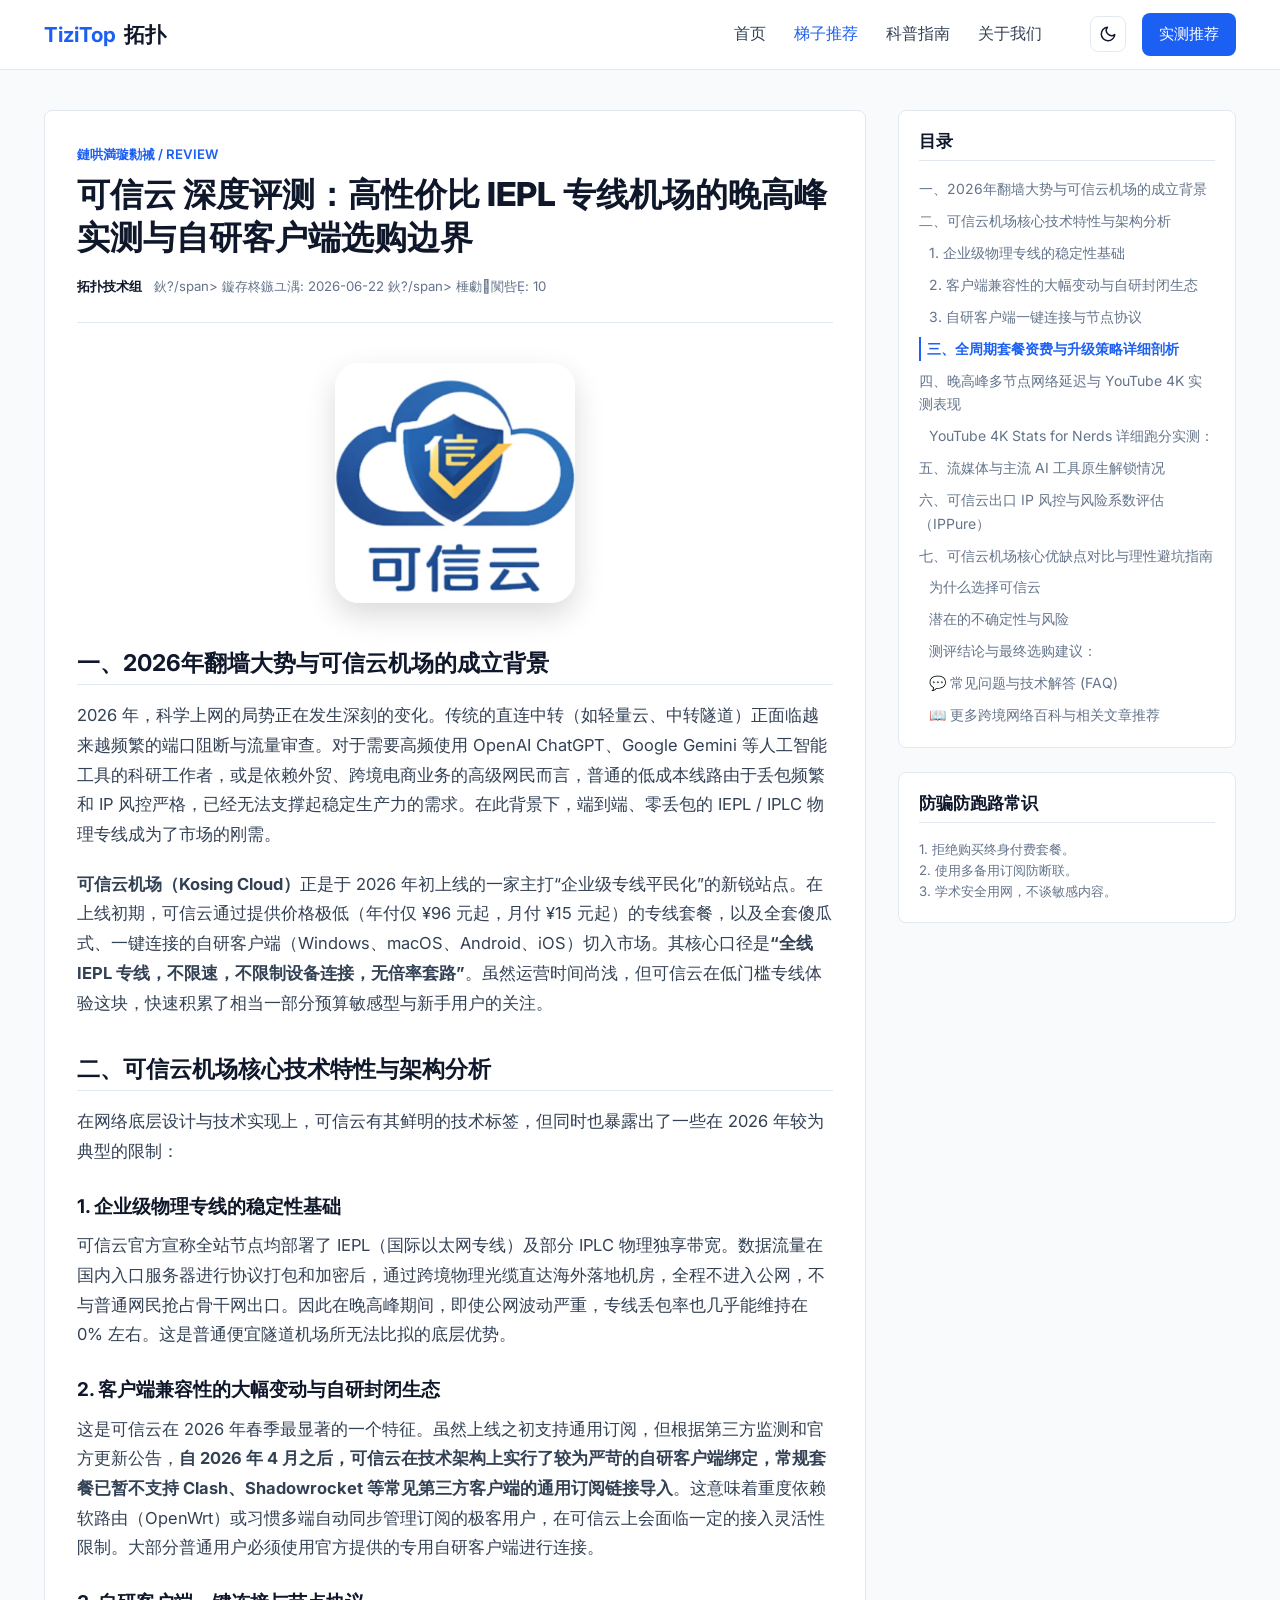
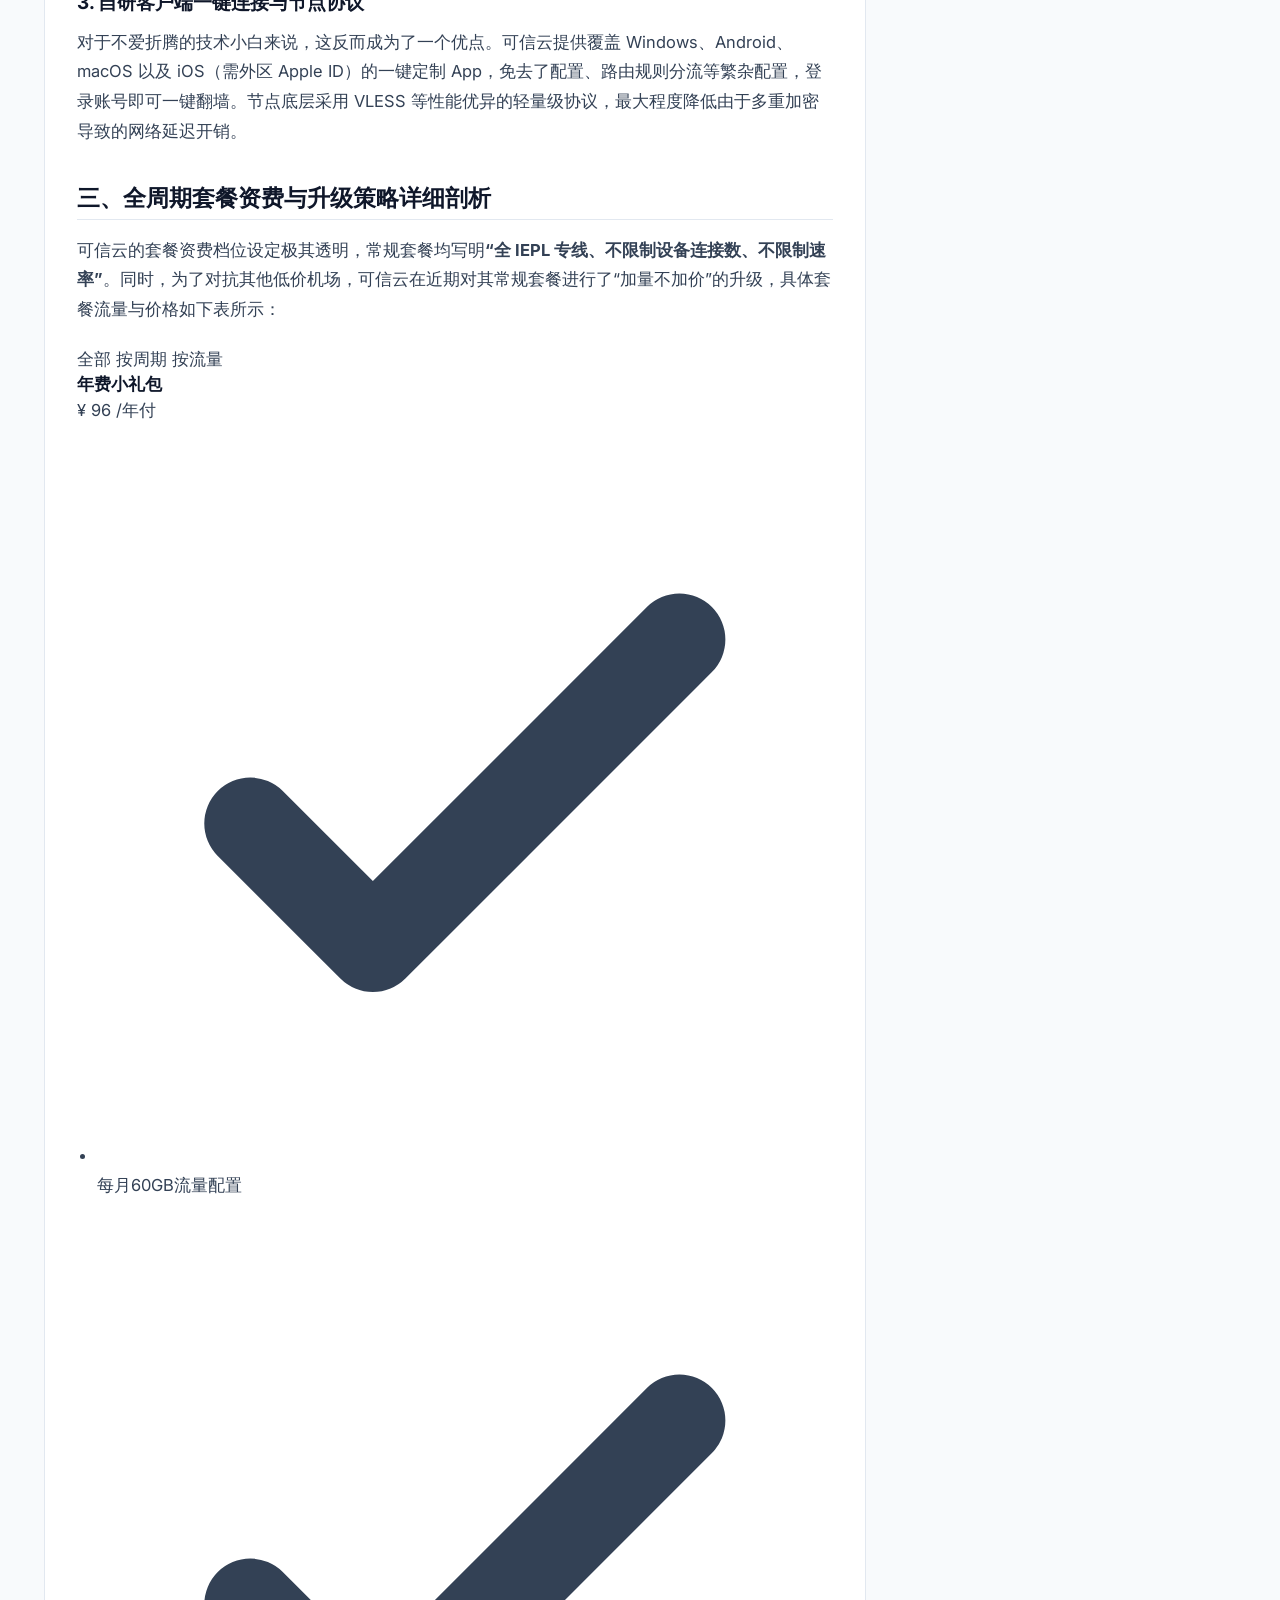
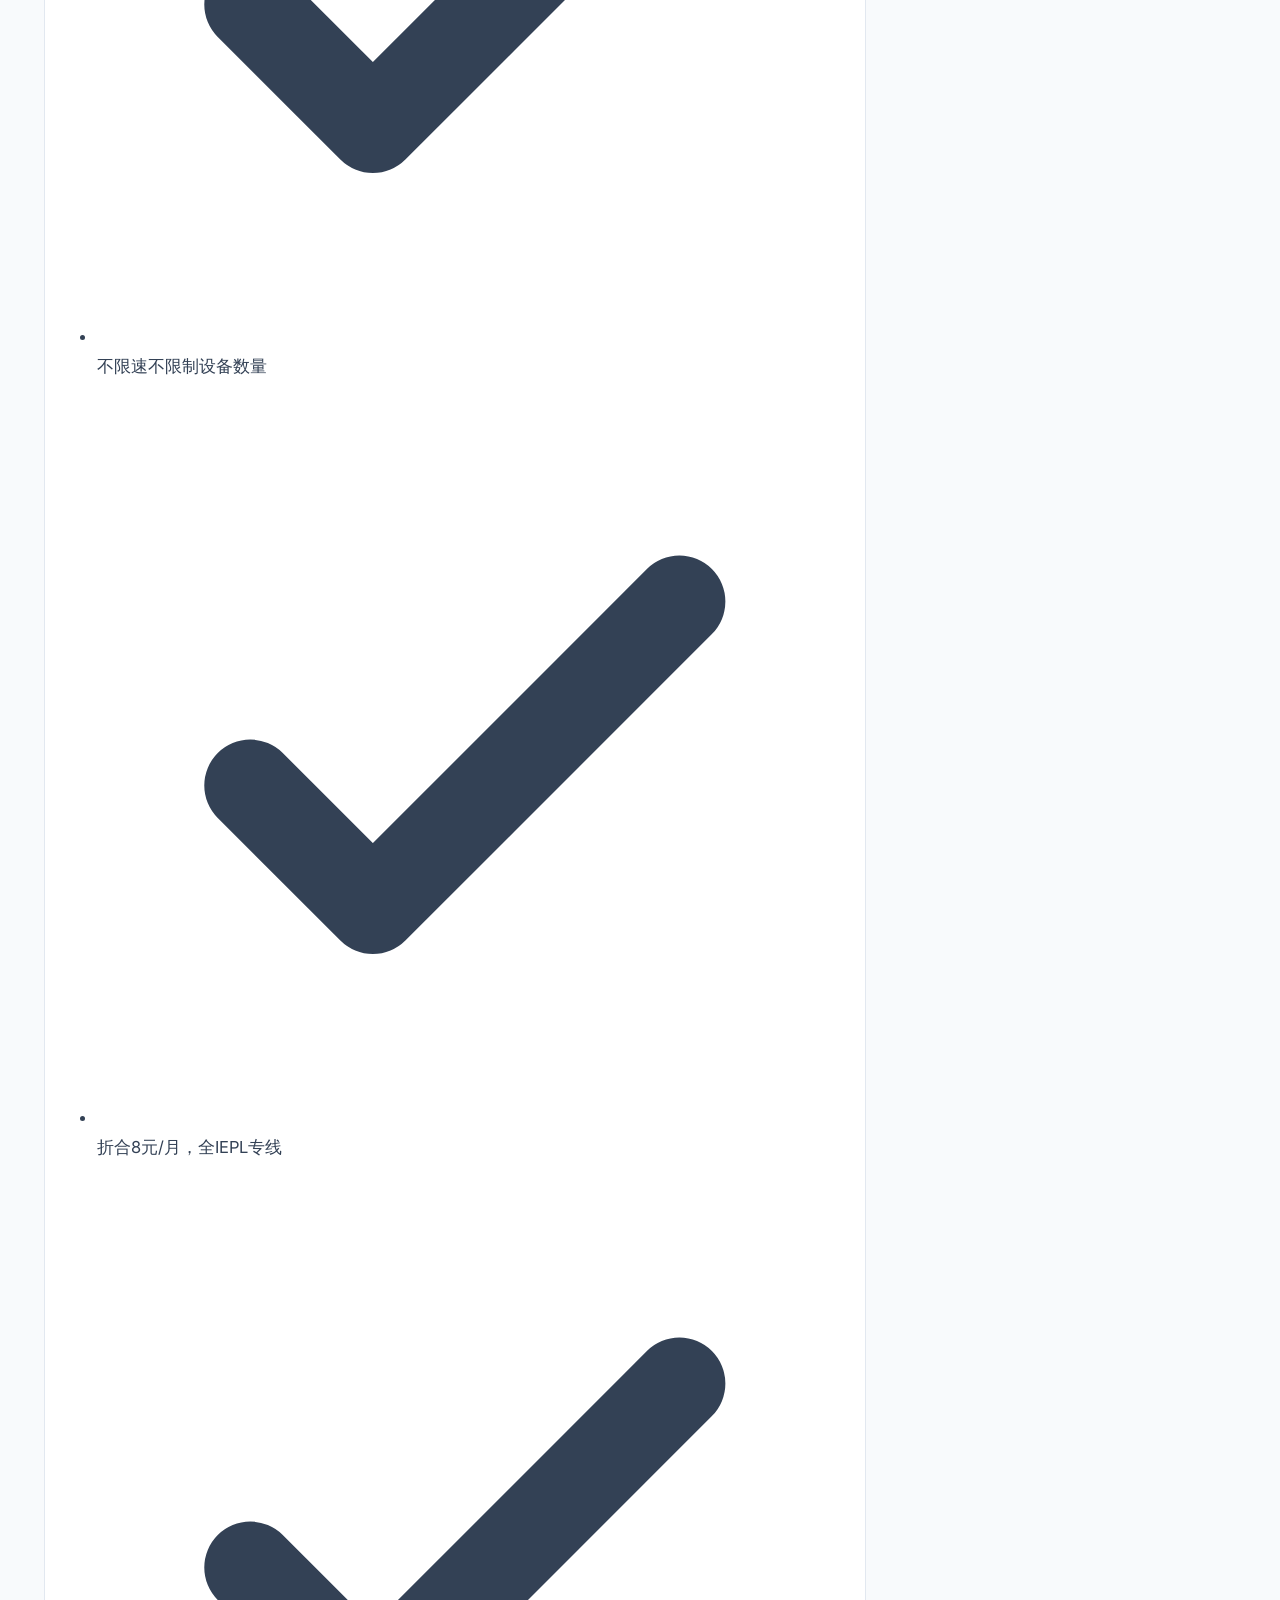
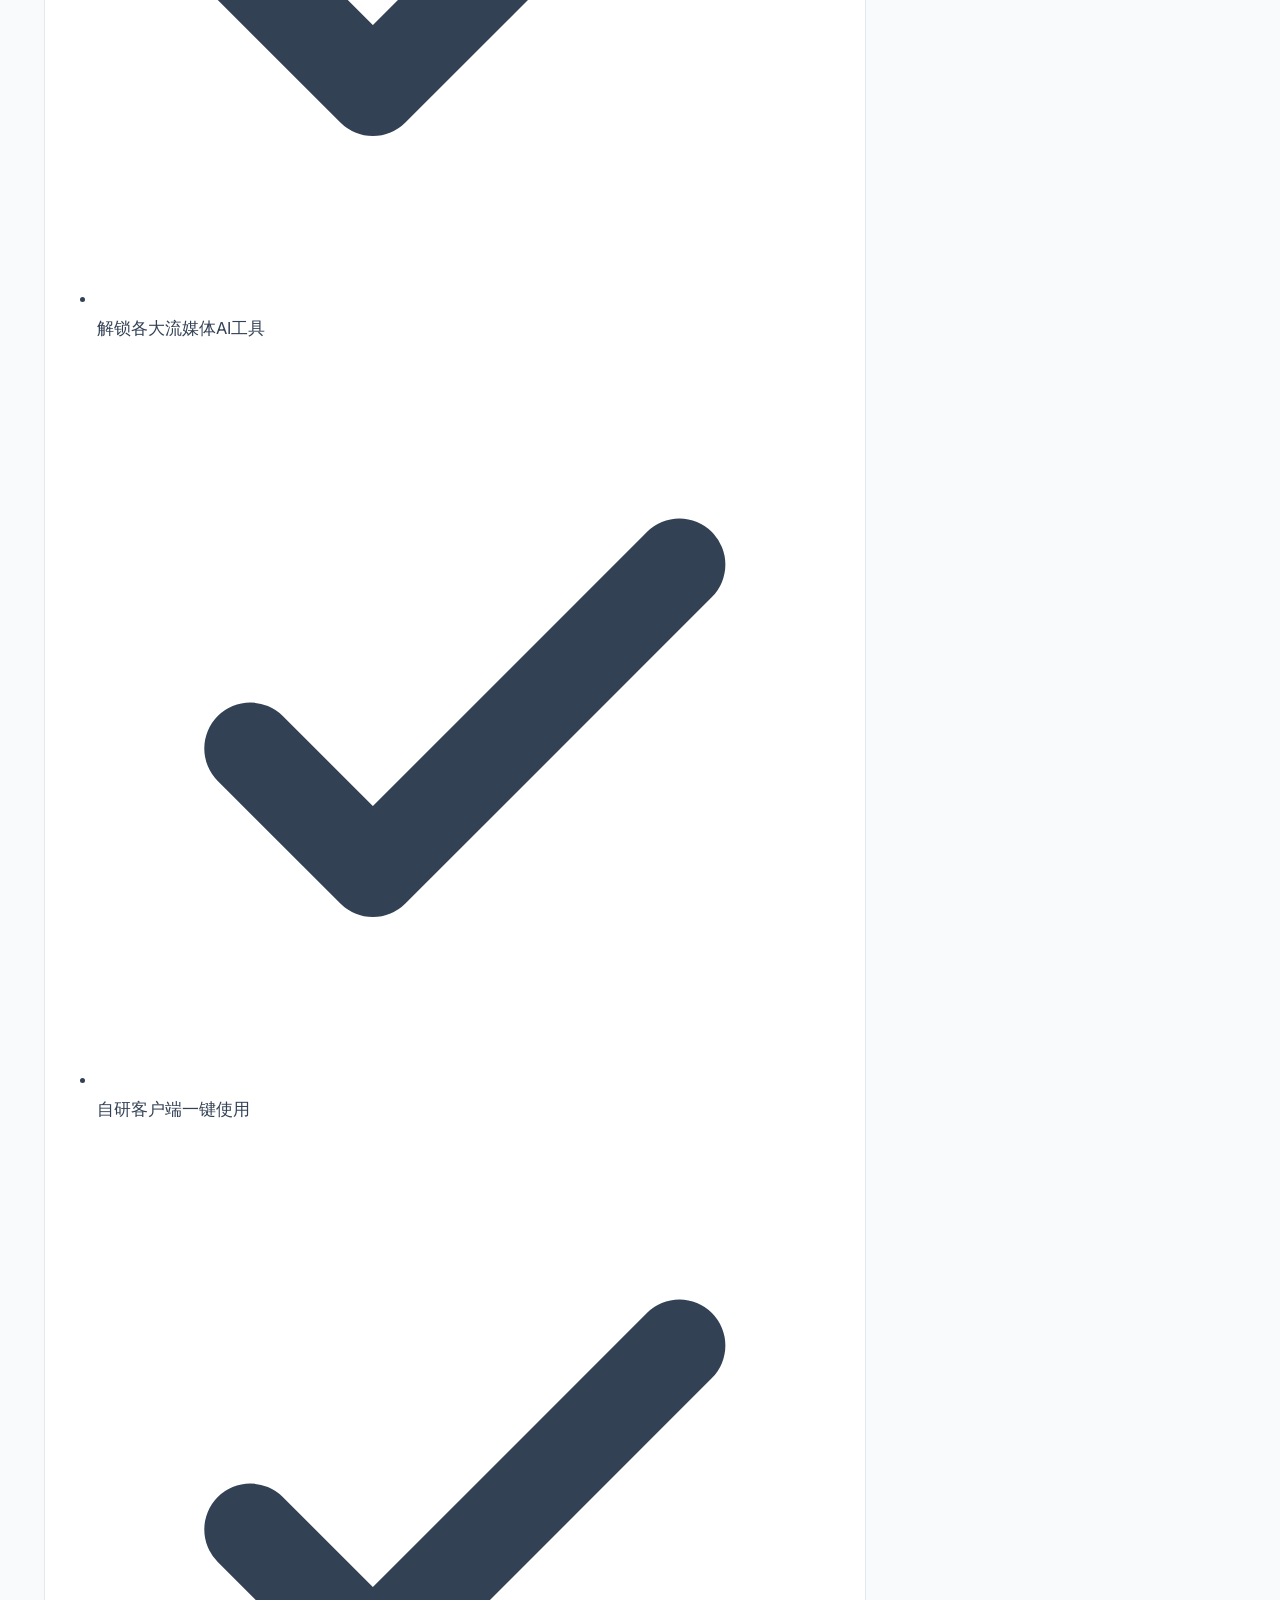
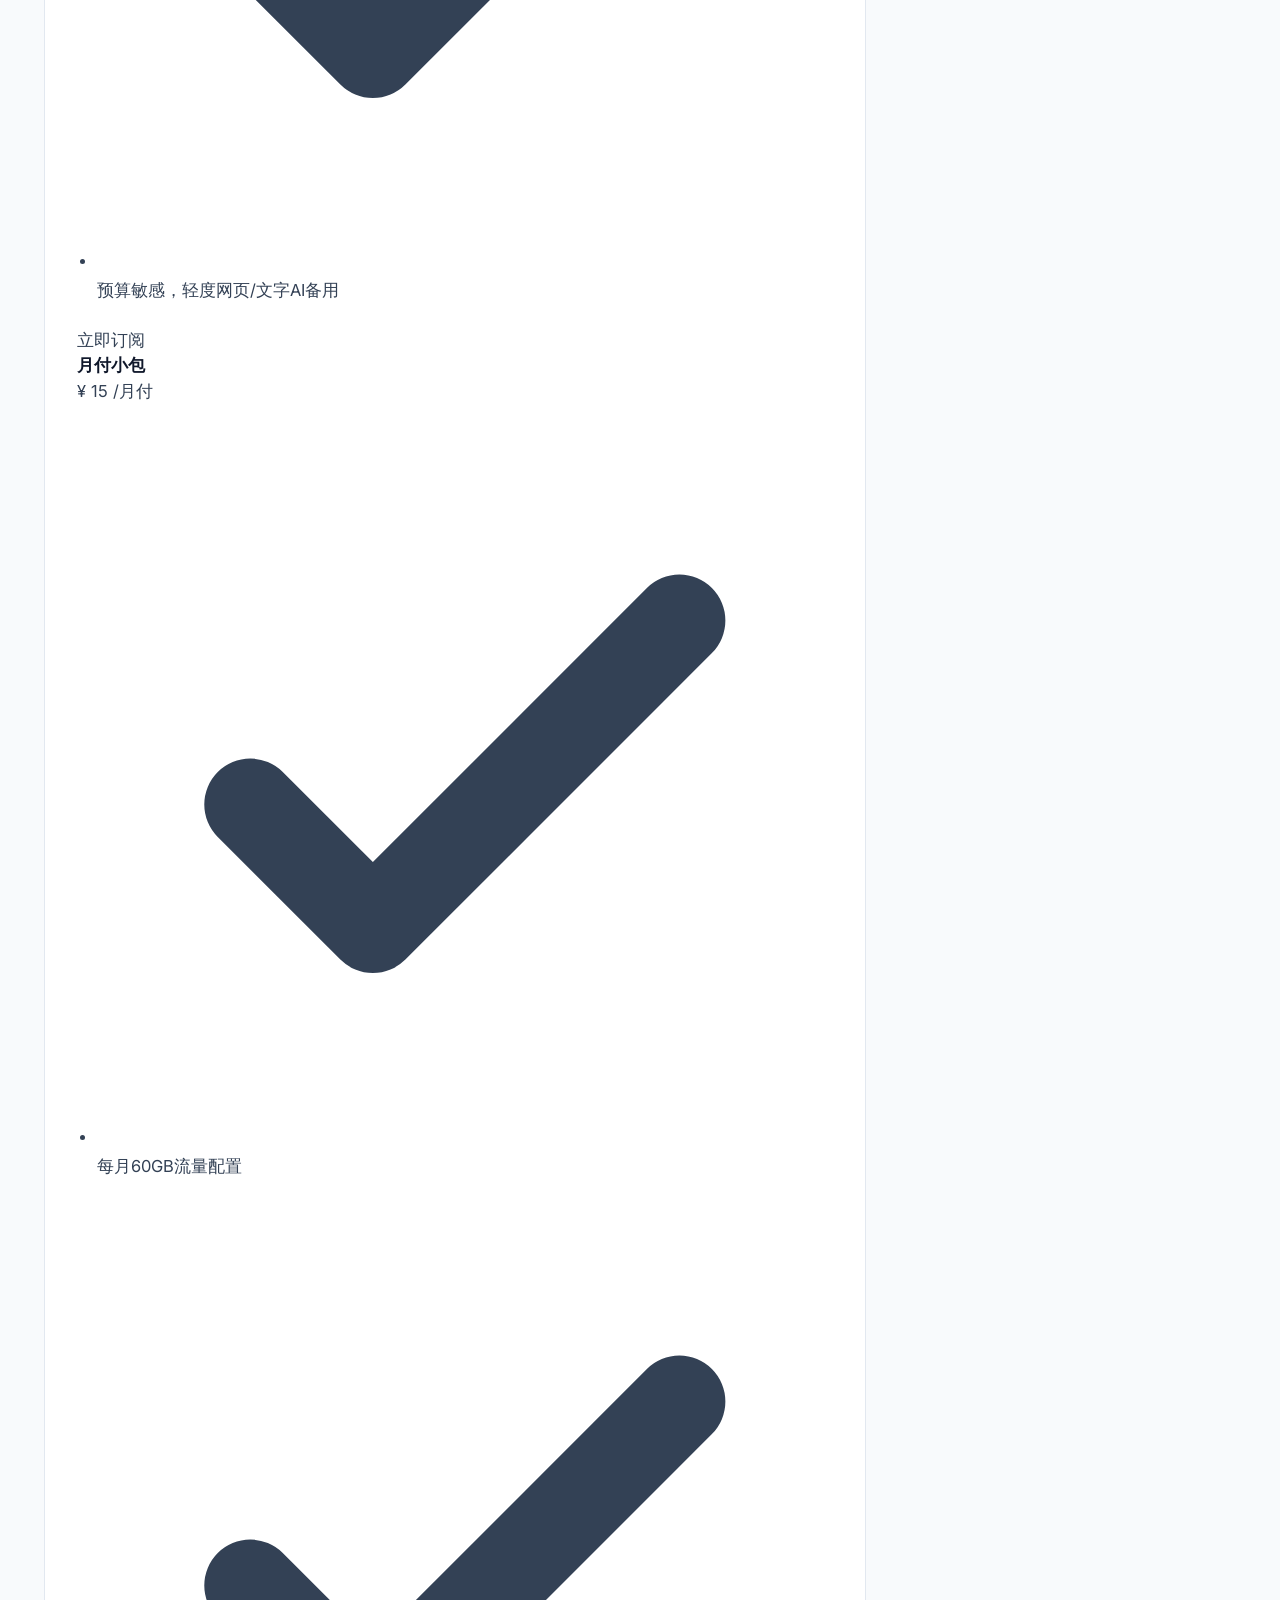
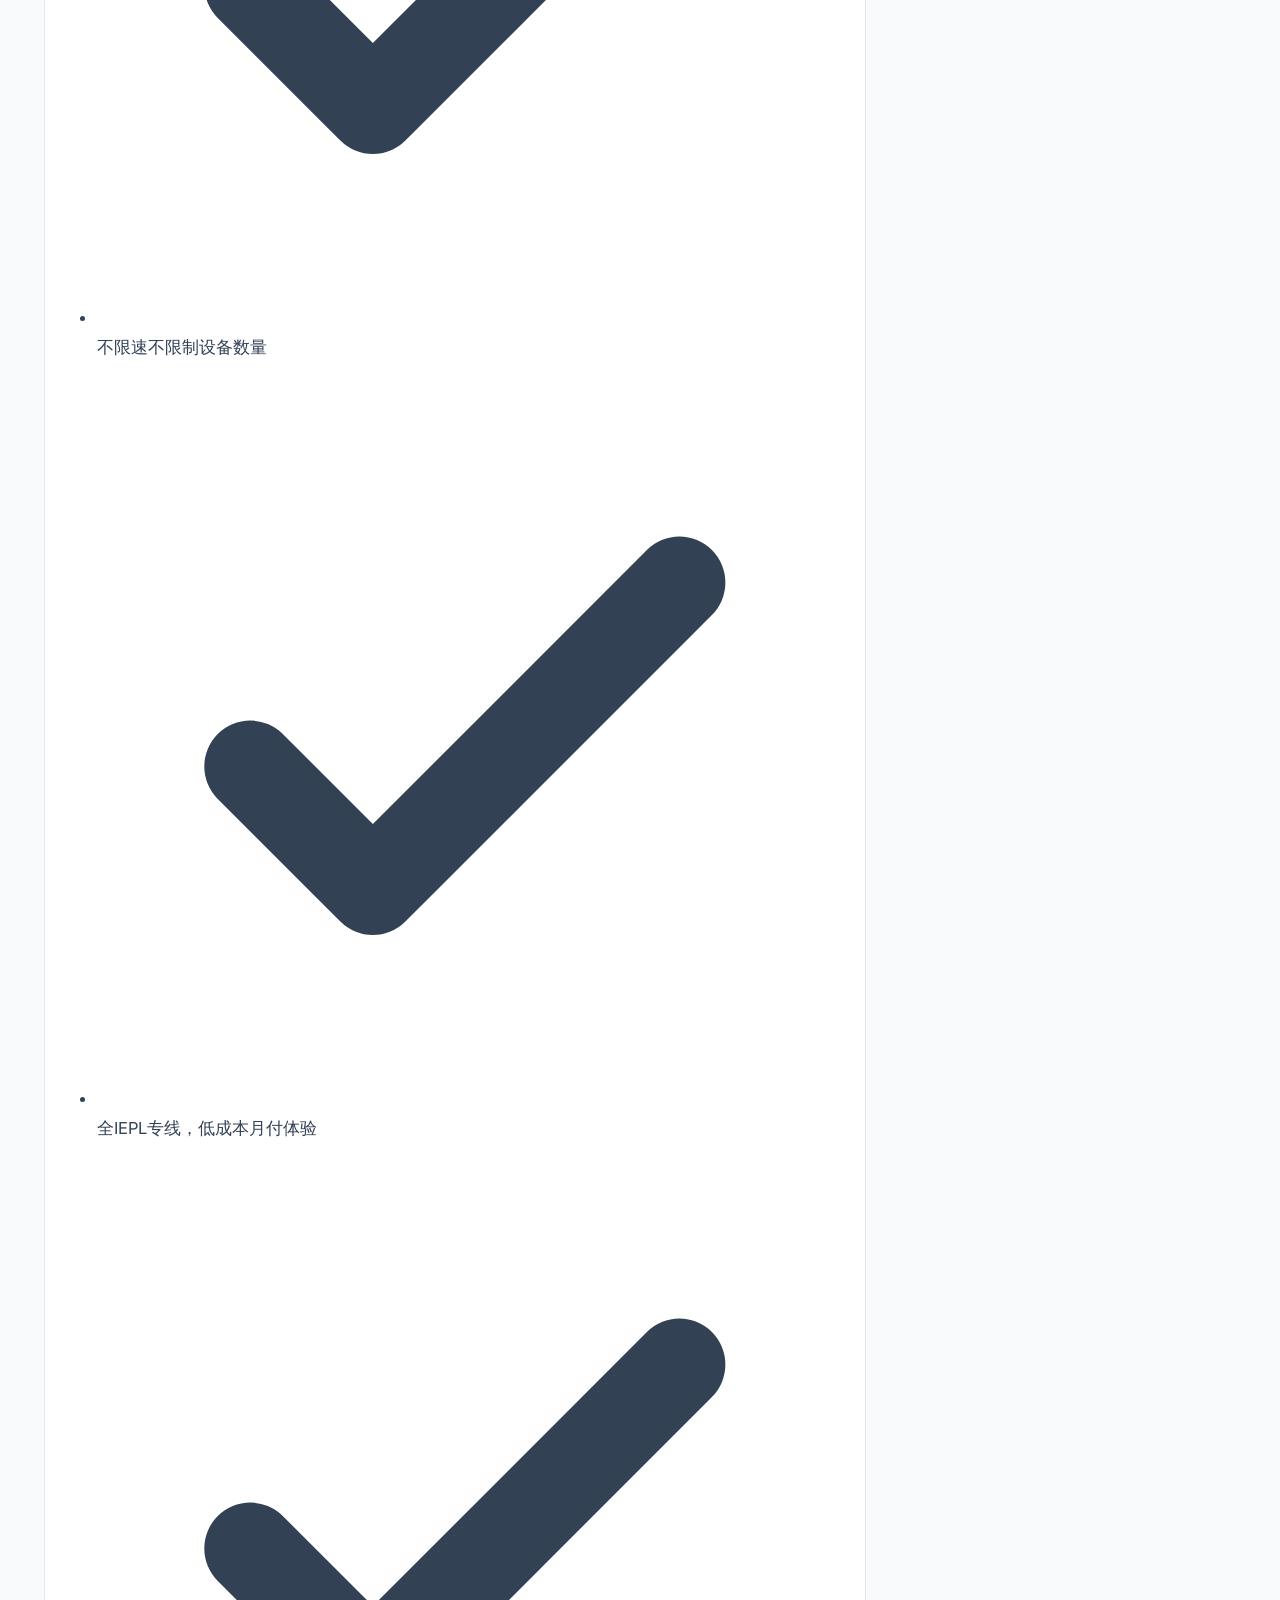
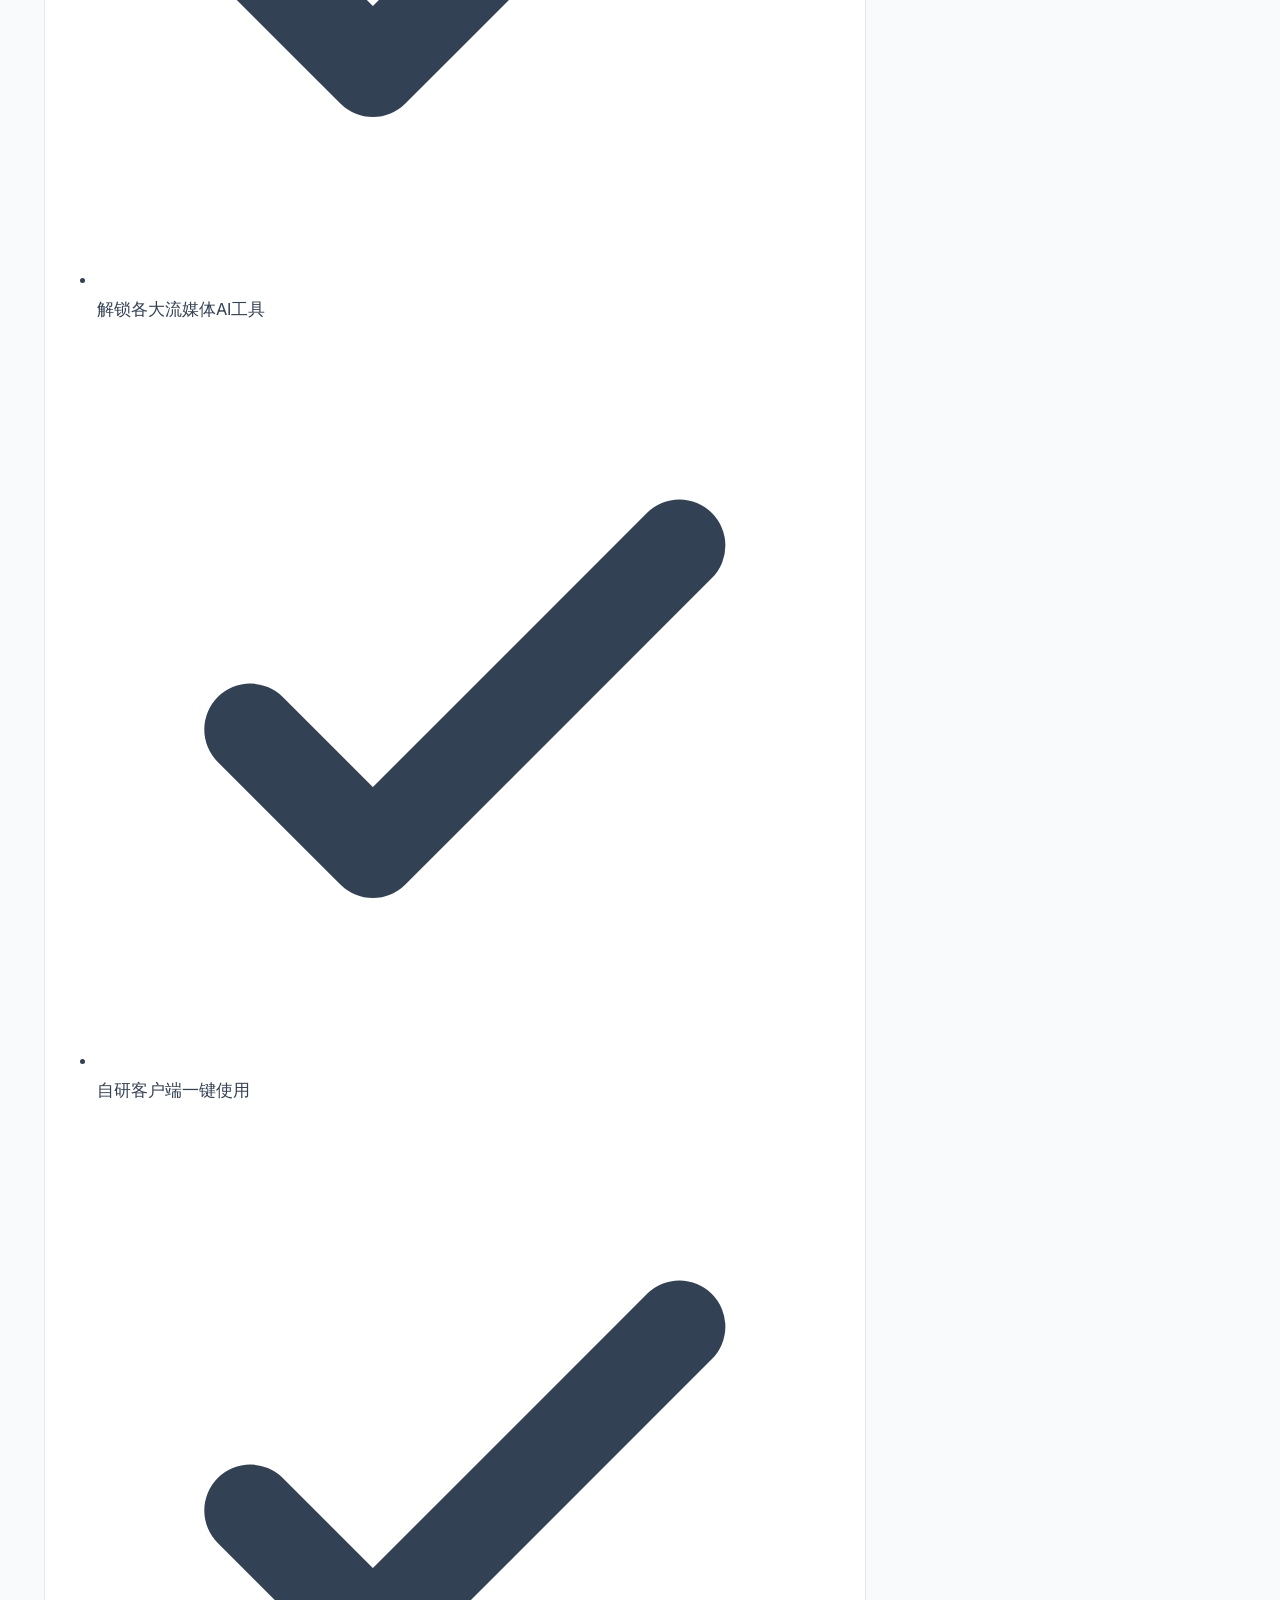
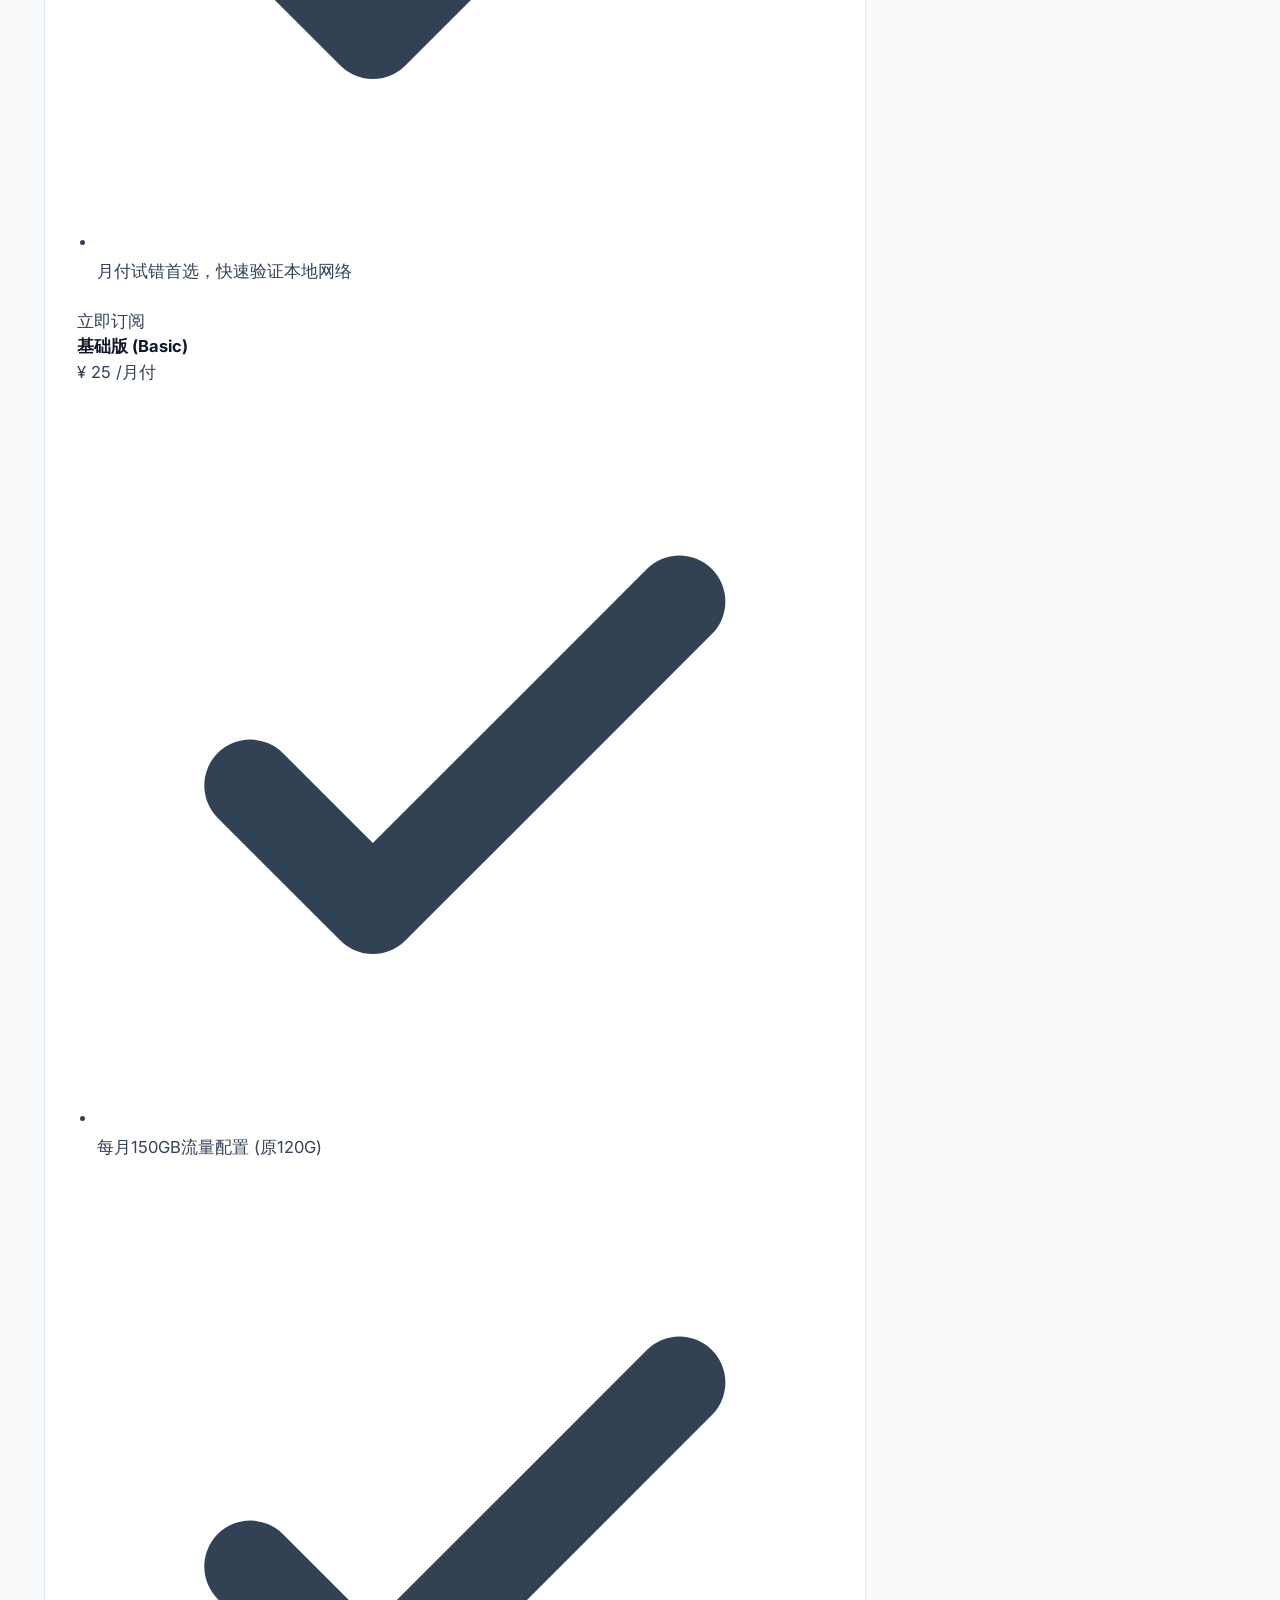
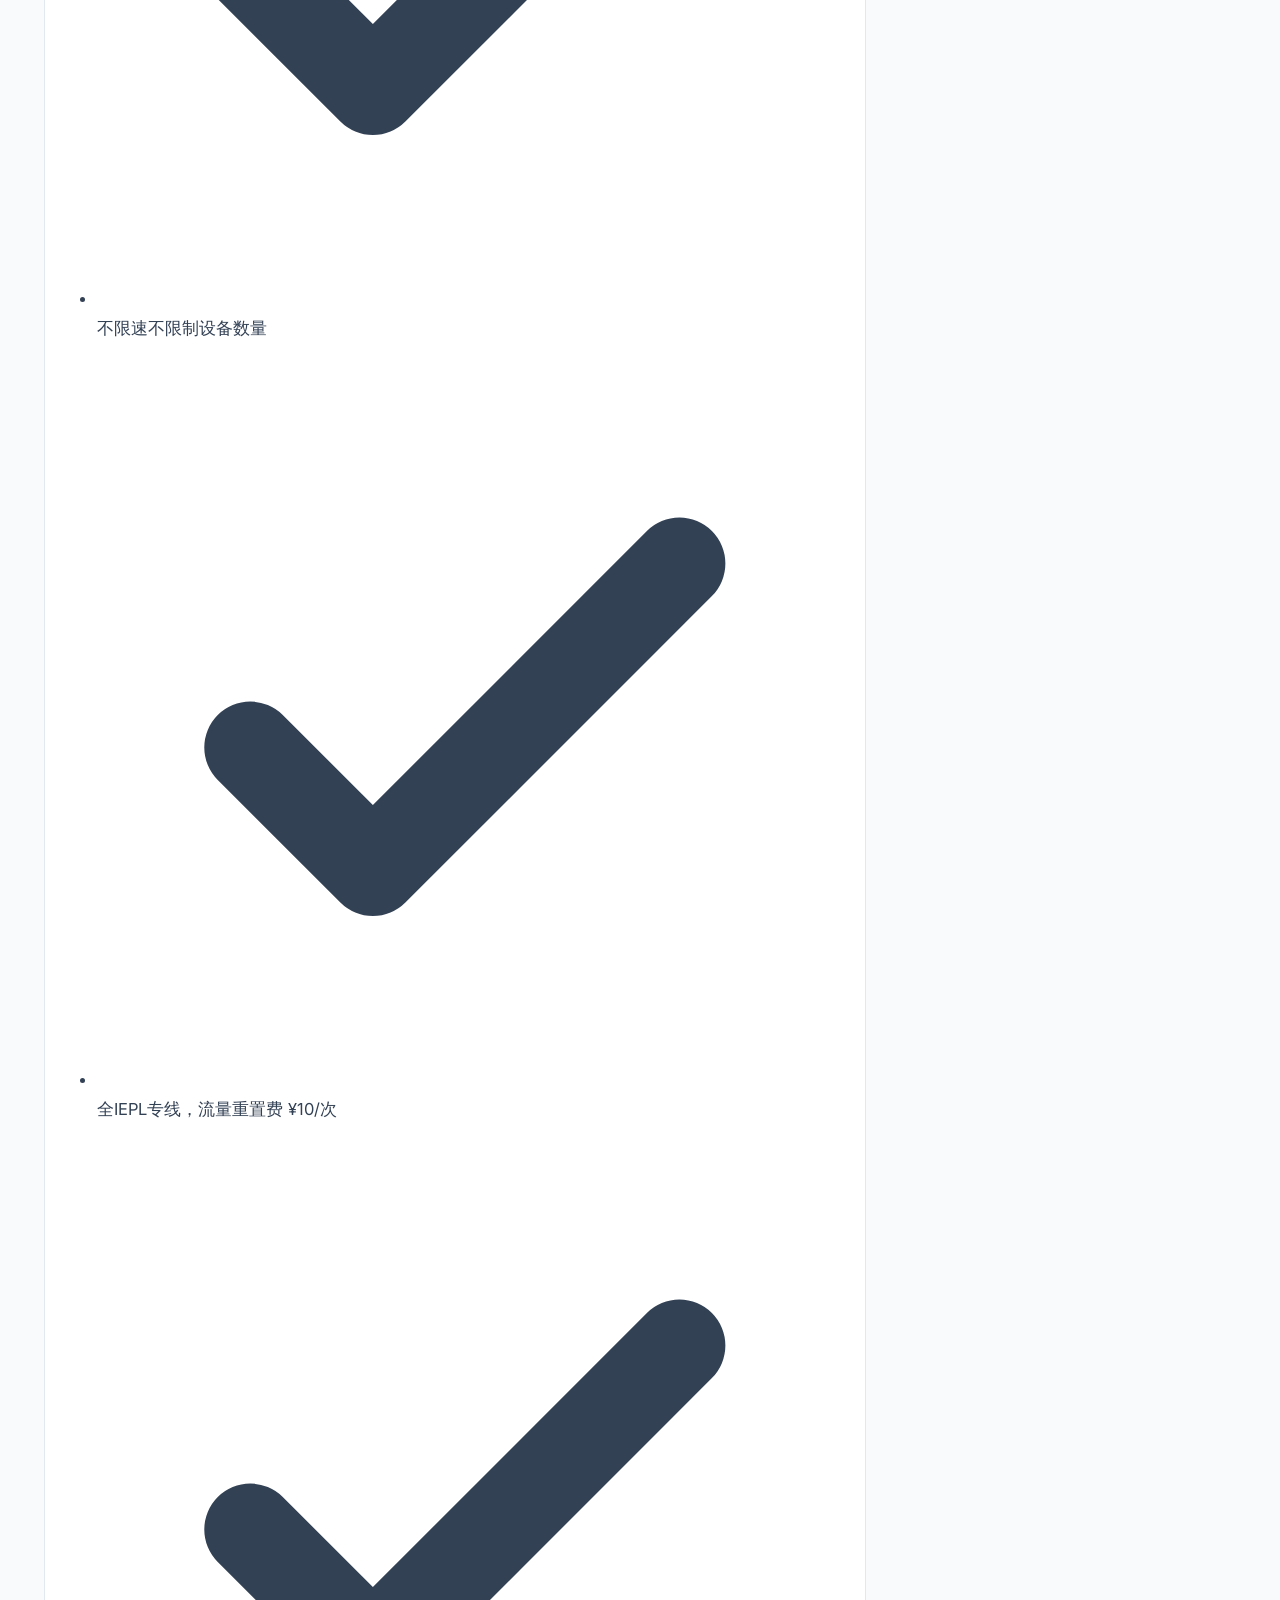
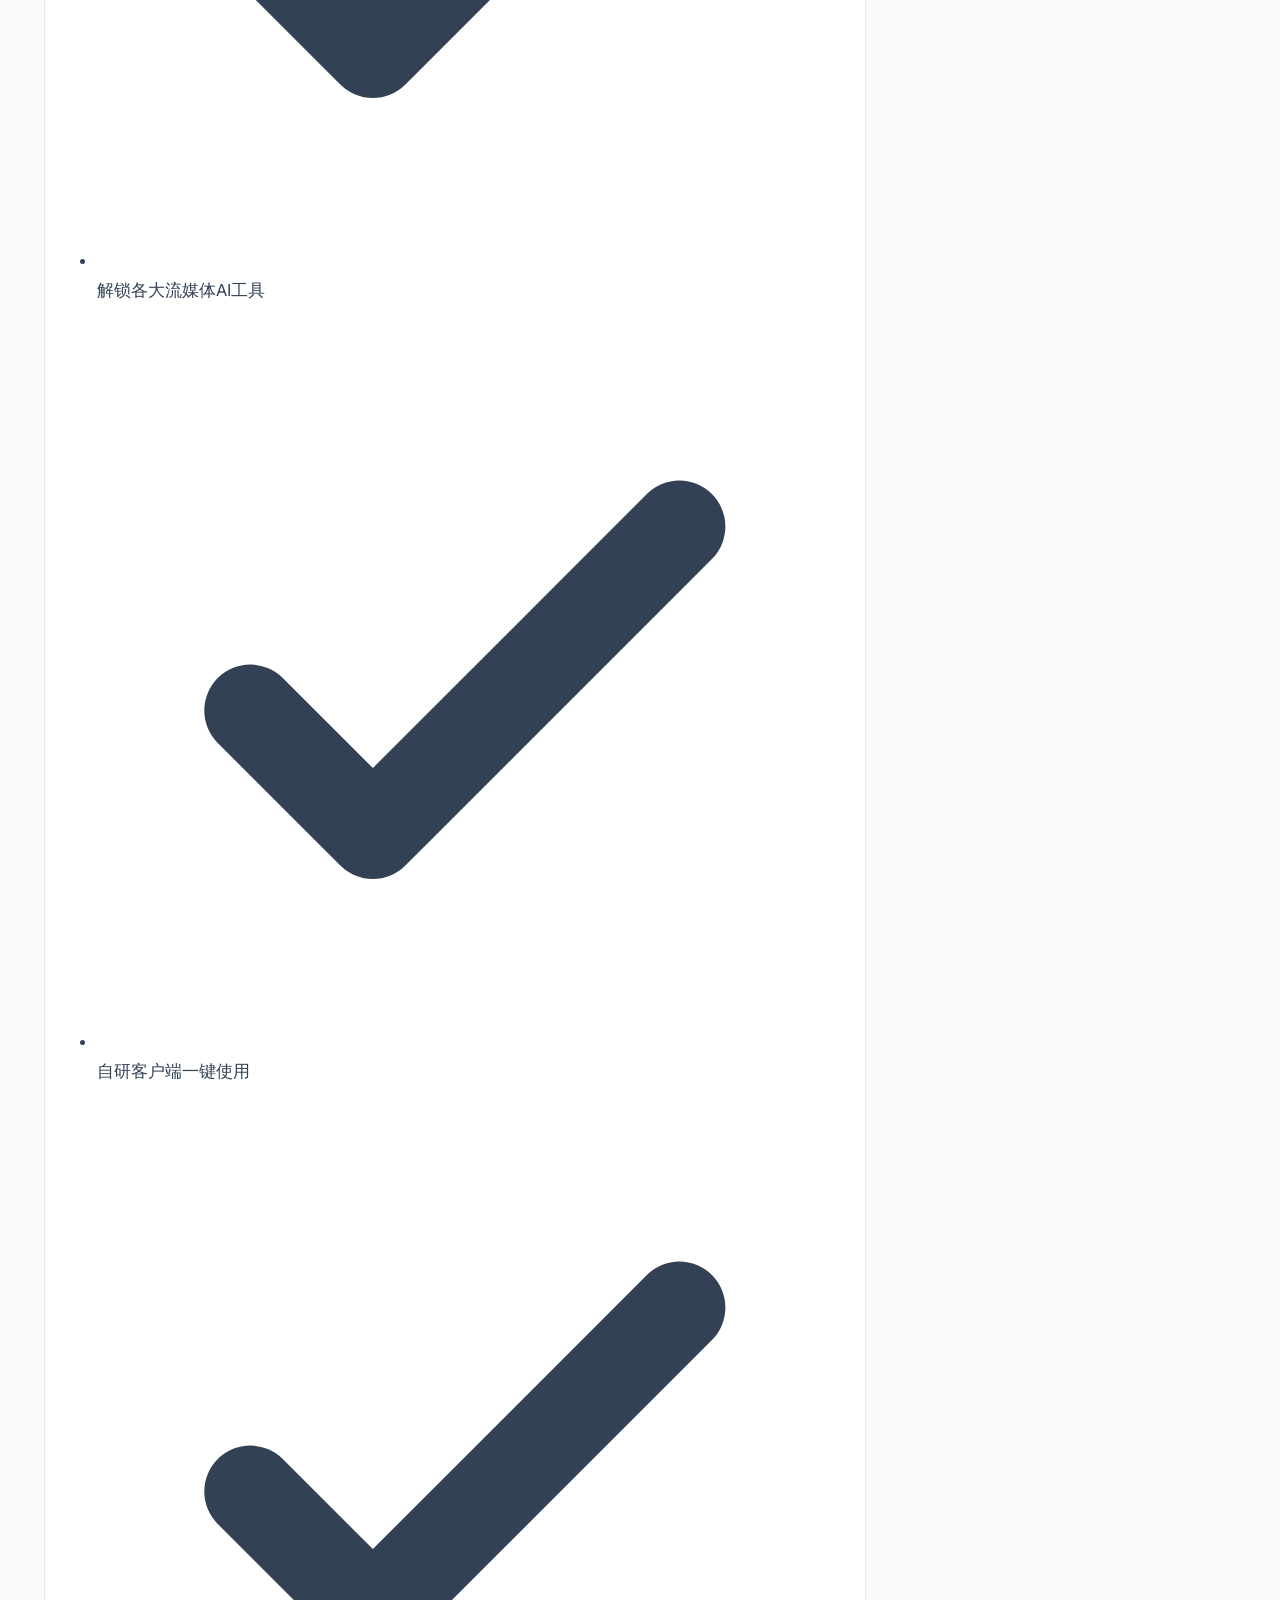
<file: articles/kexinyun.html>
﻿<!DOCTYPE html>
<html lang="zh-CN">
<head>
  <meta charset="UTF-8">
  <meta name="viewport" content="width=device-width, initial-scale=1.0">
  <title>可信云 深度评测：高性价比 IEPL 专线机场的晚高峰实测与自研客户端选购边界 - TiziTop 拓扑</title>
  <meta name="description" content="关于 可信云 深度评测：高性价比 IEPL 专线机场的晚高峰实测与自研客户端选购边界 的详细配置说明与网络知识介绍。由TiziTop 拓扑技术编辑团队撰写，提供深度专线评测及客户端教程。">
  
  <!-- CSS Stylesheet -->
  <link rel="stylesheet" href="../css/main.css">
</head>
<body>
  <!-- Header -->
  <header class="header">
    <div class="container">
      <a href="../index.html" class="logo">
        <span>TiziTop</span> 拓扑
      </a>
      
      <nav class="nav-menu" id="navMenu">
        <a href="../index.html" class="nav-link">首页</a>
        <a href="../recommend.html" class="nav-link active">梯子推荐</a>
        <a href="../knowledge.html" class="nav-link">科普指南</a>
        <a href="../about.html" class="nav-link">关于我们</a>
      </nav>
      
      <div class="nav-actions">
        <button class="theme-toggle" id="themeToggle" aria-label="切换主题">
          <svg class="moon-icon" viewBox="0 0 24 24" fill="none" stroke="currentColor" stroke-width="2" stroke-linecap="round" stroke-linejoin="round"><path d="M21 12.79A9 9 0 1 1 11.21 3 7 7 0 0 0 21 12.79z"/></svg>
          <svg class="sun-icon" viewBox="0 0 24 24" fill="none" stroke="currentColor" stroke-width="2" stroke-linecap="round" stroke-linejoin="round"><circle cx="12" cy="12" r="5"/><line x1="12" y1="1" x2="12" y2="3"/><line x1="12" y1="21" x2="12" y2="23"/><line x1="4.22" y1="4.22" x2="5.64" y2="5.64"/><line x1="18.36" y1="18.36" x2="19.78" y2="19.78"/><line x1="1" y1="12" x2="3" y2="12"/><line x1="21" y1="12" x2="23" y2="12"/><line x1="4.22" y1="19.78" x2="5.64" y2="18.36"/><line x1="18.36" y1="5.64" x2="19.78" y2="4.22"/></svg>
        </button>
        <a href="../recommend.html" class="btn btn-primary">实测推荐</a>
        <button class="hamburger" id="hamburger" aria-label="打开菜单">
          <span></span>
          <span></span>
          <span></span>
        </button>
      </div>
    </div>
  </header>

  <!-- Reading Progress Bar -->
  <div class="progress-bar-container">
    <div class="progress-bar-fill" id="progressBar"></div>
  </div>

  <!-- Main Container -->
  <main class="container section-padding" style="padding-top: 40px;">
    <div class="article-container">
      
      <!-- Left side: Content -->
      <article class="article-main">
        <div class="article-header">
          <span class="article-category">鏈哄満璇勬祴 / Review</span>
          <h1 class="article-title">可信云 深度评测：高性价比 IEPL 专线机场的晚高峰实测与自研客户端选购边界</h1>
          
          <div class="article-meta-info"><span class="article-author">拓扑技术组</span>
            <span>鈥?/span>
            <span>鏇存柊鏃ユ湡: 2026-06-22</span>
            <span>鈥?/span>
            <span>棰勮闃呰: 10</span></div>
        </div>

        <div class="article-body"><div style="text-align: center; margin: 40px 0 30px 0;">
    <img src="../assets/images/kexinyun_logo.png?v=2" alt="可信云机场" style="width: 240px; height: 240px; object-fit: cover; border-radius: 24px; box-shadow: 0 12px 30px rgba(0,0,0,0.15);">
</div>

<h2 id="heading-1">一、2026年翻墙大势与可信云机场的成立背景</h2>
<p>2026 年，科学上网的局势正在发生深刻的变化。传统的直连中转（如轻量云、中转隧道）正面临越来越频繁的端口阻断与流量审查。对于需要高频使用 OpenAI ChatGPT、Google Gemini 等人工智能工具的科研工作者，或是依赖外贸、跨境电商业务的高级网民而言，普通的低成本线路由于丢包频繁和 IP 风控严格，已经无法支撑起稳定生产力的需求。在此背景下，端到端、零丢包的 IEPL / IPLC 物理专线成为了市场的刚需。</p>
<p><b>可信云机场（Kosing Cloud）</b>正是于 2026 年初上线的一家主打“企业级专线平民化”的新锐站点。在上线初期，可信云通过提供价格极低（年付仅 ¥96 元起，月付 ¥15 元起）的专线套餐，以及全套傻瓜式、一键连接的自研客户端（Windows、macOS、Android、iOS）切入市场。其核心口径是<b>“全线 IEPL 专线，不限速，不限制设备连接，无倍率套路”</b>。虽然运营时间尚浅，但可信云在低门槛专线体验这块，快速积累了相当一部分预算敏感型与新手用户的关注。</p>

<h2 id="heading-2">二、可信云机场核心技术特性与架构分析</h2>
<p>在网络底层设计与技术实现上，可信云有其鲜明的技术标签，但同时也暴露出了一些在 2026 年较为典型的限制：</p>
<h3 id="heading-3">1. 企业级物理专线的稳定性基础</h3>
<p>可信云官方宣称全站节点均部署了 IEPL（国际以太网专线）及部分 IPLC 物理独享带宽。数据流量在国内入口服务器进行协议打包和加密后，通过跨境物理光缆直达海外落地机房，全程不进入公网，不与普通网民抢占骨干网出口。因此在晚高峰期间，即使公网波动严重，专线丢包率也几乎能维持在 0% 左右。这是普通便宜隧道机场所无法比拟的底层优势。</p>
<h3 id="heading-4">2. 客户端兼容性的大幅变动与自研封闭生态</h3>
<p>这是可信云在 2026 年春季最显著的一个特征。虽然上线之初支持通用订阅，但根据第三方监测和官方更新公告，<b>自 2026 年 4 月之后，可信云在技术架构上实行了较为严苛的自研客户端绑定，常规套餐已暂不支持 Clash、Shadowrocket 等常见第三方客户端的通用订阅链接导入</b>。这意味着重度依赖软路由（OpenWrt）或习惯多端自动同步管理订阅的极客用户，在可信云上会面临一定的接入灵活性限制。大部分普通用户必须使用官方提供的专用自研客户端进行连接。</p>
<h3 id="heading-5">3. 自研客户端一键连接与节点协议</h3>
<p>对于不爱折腾的技术小白来说，这反而成为了一个优点。可信云提供覆盖 Windows、Android、macOS 以及 iOS（需外区 Apple ID）的一键定制 App，免去了配置、路由规则分流等繁杂配置，登录账号即可一键翻墙。节点底层采用 VLESS 等性能优异的轻量级协议，最大程度降低由于多重加密导致的网络延迟开销。</p>

<h2 id="heading-6">三、全周期套餐资费与升级策略详细剖析</h2>
<p>可信云的套餐资费档位设定极其透明，常规套餐均写明<b>“全 IEPL 专线、不限制设备连接数、不限制速率”</b>。同时，为了对抗其他低价机场，可信云在近期对其常规套餐进行了“加量不加价”的升级，具体套餐流量与价格如下表所示：</p>
<div class="pricing-sec-container">
  <div class="pricing-tabs-row">
    <button class="pricing-tab-btn active" data-filter="all">全部</button>
    <button class="pricing-tab-btn" data-filter="cycle">按周期</button>
    <button class="pricing-tab-btn" data-filter="traffic">按流量</button>
  </div>
  
  <div class="pricing-cards-grid">
    <!-- Card -->
    <div class="pricing-card-item" data-type="cycle">
      <div class="pricing-card-header">
        <h4 class="pricing-card-title">年费小礼包</h4>
        <div class="pricing-card-price-box">
          <span class="pricing-card-price">¥ 96</span>
          <span class="pricing-card-unit">/年付</span>
        </div>
      </div>
      <ul class="pricing-card-features">
        <li class="pricing-card-feature-li">
          <svg fill="none" stroke="currentColor" stroke-width="3" viewBox="0 0 24 24" xmlns="http://www.w3.org/2000/svg"><path stroke-linecap="round" stroke-linejoin="round" d="M5 13l4 4L19 7"></path></svg>
          <span>每月60GB流量配置</span>
        </li>
        <li class="pricing-card-feature-li">
          <svg fill="none" stroke="currentColor" stroke-width="3" viewBox="0 0 24 24" xmlns="http://www.w3.org/2000/svg"><path stroke-linecap="round" stroke-linejoin="round" d="M5 13l4 4L19 7"></path></svg>
          <span>不限速不限制设备数量</span>
        </li>
        <li class="pricing-card-feature-li">
          <svg fill="none" stroke="currentColor" stroke-width="3" viewBox="0 0 24 24" xmlns="http://www.w3.org/2000/svg"><path stroke-linecap="round" stroke-linejoin="round" d="M5 13l4 4L19 7"></path></svg>
          <span>折合8元/月，全IEPL专线</span>
        </li>
        <li class="pricing-card-feature-li">
          <svg fill="none" stroke="currentColor" stroke-width="3" viewBox="0 0 24 24" xmlns="http://www.w3.org/2000/svg"><path stroke-linecap="round" stroke-linejoin="round" d="M5 13l4 4L19 7"></path></svg>
          <span>解锁各大流媒体AI工具</span>
        </li>
        <li class="pricing-card-feature-li">
          <svg fill="none" stroke="currentColor" stroke-width="3" viewBox="0 0 24 24" xmlns="http://www.w3.org/2000/svg"><path stroke-linecap="round" stroke-linejoin="round" d="M5 13l4 4L19 7"></path></svg>
          <span>自研客户端一键使用</span>
        </li>
        <li class="pricing-card-feature-li">
          <svg fill="none" stroke="currentColor" stroke-width="3" viewBox="0 0 24 24" xmlns="http://www.w3.org/2000/svg"><path stroke-linecap="round" stroke-linejoin="round" d="M5 13l4 4L19 7"></path></svg>
          <span>预算敏感，轻度网页/文字AI备用</span>
        </li>
      </ul>
      <a href="https://shadow_vps.kosingaff.com/#/register?code=aBeefOVi" target="_blank" class="pricing-card-btn">立即订阅</a>
    </div>

    <!-- Card -->
    <div class="pricing-card-item" data-type="cycle">
      <div class="pricing-card-header">
        <h4 class="pricing-card-title">月付小包</h4>
        <div class="pricing-card-price-box">
          <span class="pricing-card-price">¥ 15</span>
          <span class="pricing-card-unit">/月付</span>
        </div>
      </div>
      <ul class="pricing-card-features">
        <li class="pricing-card-feature-li">
          <svg fill="none" stroke="currentColor" stroke-width="3" viewBox="0 0 24 24" xmlns="http://www.w3.org/2000/svg"><path stroke-linecap="round" stroke-linejoin="round" d="M5 13l4 4L19 7"></path></svg>
          <span>每月60GB流量配置</span>
        </li>
        <li class="pricing-card-feature-li">
          <svg fill="none" stroke="currentColor" stroke-width="3" viewBox="0 0 24 24" xmlns="http://www.w3.org/2000/svg"><path stroke-linecap="round" stroke-linejoin="round" d="M5 13l4 4L19 7"></path></svg>
          <span>不限速不限制设备数量</span>
        </li>
        <li class="pricing-card-feature-li">
          <svg fill="none" stroke="currentColor" stroke-width="3" viewBox="0 0 24 24" xmlns="http://www.w3.org/2000/svg"><path stroke-linecap="round" stroke-linejoin="round" d="M5 13l4 4L19 7"></path></svg>
          <span>全IEPL专线，低成本月付体验</span>
        </li>
        <li class="pricing-card-feature-li">
          <svg fill="none" stroke="currentColor" stroke-width="3" viewBox="0 0 24 24" xmlns="http://www.w3.org/2000/svg"><path stroke-linecap="round" stroke-linejoin="round" d="M5 13l4 4L19 7"></path></svg>
          <span>解锁各大流媒体AI工具</span>
        </li>
        <li class="pricing-card-feature-li">
          <svg fill="none" stroke="currentColor" stroke-width="3" viewBox="0 0 24 24" xmlns="http://www.w3.org/2000/svg"><path stroke-linecap="round" stroke-linejoin="round" d="M5 13l4 4L19 7"></path></svg>
          <span>自研客户端一键使用</span>
        </li>
        <li class="pricing-card-feature-li">
          <svg fill="none" stroke="currentColor" stroke-width="3" viewBox="0 0 24 24" xmlns="http://www.w3.org/2000/svg"><path stroke-linecap="round" stroke-linejoin="round" d="M5 13l4 4L19 7"></path></svg>
          <span>月付试错首选，快速验证本地网络</span>
        </li>
      </ul>
      <a href="https://shadow_vps.kosingaff.com/#/register?code=aBeefOVi" target="_blank" class="pricing-card-btn">立即订阅</a>
    </div>

    <!-- Card -->
    <div class="pricing-card-item" data-type="traffic">
      <div class="pricing-card-header">
        <h4 class="pricing-card-title">基础版 (Basic)</h4>
        <div class="pricing-card-price-box">
          <span class="pricing-card-price">¥ 25</span>
          <span class="pricing-card-unit">/月付</span>
        </div>
      </div>
      <ul class="pricing-card-features">
        <li class="pricing-card-feature-li">
          <svg fill="none" stroke="currentColor" stroke-width="3" viewBox="0 0 24 24" xmlns="http://www.w3.org/2000/svg"><path stroke-linecap="round" stroke-linejoin="round" d="M5 13l4 4L19 7"></path></svg>
          <span>每月150GB流量配置 (原120G)</span>
        </li>
        <li class="pricing-card-feature-li">
          <svg fill="none" stroke="currentColor" stroke-width="3" viewBox="0 0 24 24" xmlns="http://www.w3.org/2000/svg"><path stroke-linecap="round" stroke-linejoin="round" d="M5 13l4 4L19 7"></path></svg>
          <span>不限速不限制设备数量</span>
        </li>
        <li class="pricing-card-feature-li">
          <svg fill="none" stroke="currentColor" stroke-width="3" viewBox="0 0 24 24" xmlns="http://www.w3.org/2000/svg"><path stroke-linecap="round" stroke-linejoin="round" d="M5 13l4 4L19 7"></path></svg>
          <span>全IEPL专线，流量重置费 ¥10/次</span>
        </li>
        <li class="pricing-card-feature-li">
          <svg fill="none" stroke="currentColor" stroke-width="3" viewBox="0 0 24 24" xmlns="http://www.w3.org/2000/svg"><path stroke-linecap="round" stroke-linejoin="round" d="M5 13l4 4L19 7"></path></svg>
          <span>解锁各大流媒体AI工具</span>
        </li>
        <li class="pricing-card-feature-li">
          <svg fill="none" stroke="currentColor" stroke-width="3" viewBox="0 0 24 24" xmlns="http://www.w3.org/2000/svg"><path stroke-linecap="round" stroke-linejoin="round" d="M5 13l4 4L19 7"></path></svg>
          <span>自研客户端一键使用</span>
        </li>
        <li class="pricing-card-feature-li">
          <svg fill="none" stroke="currentColor" stroke-width="3" viewBox="0 0 24 24" xmlns="http://www.w3.org/2000/svg"><path stroke-linecap="round" stroke-linejoin="round" d="M5 13l4 4L19 7"></path></svg>
          <span>中度办公、追剧、AI生产力首选</span>
        </li>
      </ul>
      <a href="https://shadow_vps.kosingaff.com/#/register?code=aBeefOVi" target="_blank" class="pricing-card-btn">立即订阅</a>
    </div>

    <!-- Card -->
    <div class="pricing-card-item" data-type="traffic">
      <div class="pricing-card-header">
        <h4 class="pricing-card-title">标准版 (Standard)</h4>
        <div class="pricing-card-price-box">
          <span class="pricing-card-price">¥ 50</span>
          <span class="pricing-card-unit">/月付</span>
        </div>
      </div>
      <ul class="pricing-card-features">
        <li class="pricing-card-feature-li">
          <svg fill="none" stroke="currentColor" stroke-width="3" viewBox="0 0 24 24" xmlns="http://www.w3.org/2000/svg"><path stroke-linecap="round" stroke-linejoin="round" d="M5 13l4 4L19 7"></path></svg>
          <span>每月300GB流量配置 (原240G)</span>
        </li>
        <li class="pricing-card-feature-li">
          <svg fill="none" stroke="currentColor" stroke-width="3" viewBox="0 0 24 24" xmlns="http://www.w3.org/2000/svg"><path stroke-linecap="round" stroke-linejoin="round" d="M5 13l4 4L19 7"></path></svg>
          <span>不限速不限制设备数量</span>
        </li>
        <li class="pricing-card-feature-li">
          <svg fill="none" stroke="currentColor" stroke-width="3" viewBox="0 0 24 24" xmlns="http://www.w3.org/2000/svg"><path stroke-linecap="round" stroke-linejoin="round" d="M5 13l4 4L19 7"></path></svg>
          <span>全IEPL专线，支持常规大周期折扣</span>
        </li>
        <li class="pricing-card-feature-li">
          <svg fill="none" stroke="currentColor" stroke-width="3" viewBox="0 0 24 24" xmlns="http://www.w3.org/2000/svg"><path stroke-linecap="round" stroke-linejoin="round" d="M5 13l4 4L19 7"></path></svg>
          <span>解锁各大流媒体AI工具</span>
        </li>
        <li class="pricing-card-feature-li">
          <svg fill="none" stroke="currentColor" stroke-width="3" viewBox="0 0 24 24" xmlns="http://www.w3.org/2000/svg"><path stroke-linecap="round" stroke-linejoin="round" d="M5 13l4 4L19 7"></path></svg>
          <span>自研客户端一键使用</span>
        </li>
        <li class="pricing-card-feature-li">
          <svg fill="none" stroke="currentColor" stroke-width="3" viewBox="0 0 24 24" xmlns="http://www.w3.org/2000/svg"><path stroke-linecap="round" stroke-linejoin="round" d="M5 13l4 4L19 7"></path></svg>
          <span>多设备、多路高清视频并发用户首选</span>
        </li>
      </ul>
      <a href="https://shadow_vps.kosingaff.com/#/register?code=aBeefOVi" target="_blank" class="pricing-card-btn">立即订阅</a>
    </div>

    <!-- Card -->
    <div class="pricing-card-item" data-type="traffic">
      <div class="pricing-card-header">
        <h4 class="pricing-card-title">专业版 (Pro)</h4>
        <div class="pricing-card-price-box">
          <span class="pricing-card-price">¥ 100</span>
          <span class="pricing-card-unit">/月付</span>
        </div>
      </div>
      <ul class="pricing-card-features">
        <li class="pricing-card-feature-li">
          <svg fill="none" stroke="currentColor" stroke-width="3" viewBox="0 0 24 24" xmlns="http://www.w3.org/2000/svg"><path stroke-linecap="round" stroke-linejoin="round" d="M5 13l4 4L19 7"></path></svg>
          <span>每月600GB流量配置 (原500G)</span>
        </li>
        <li class="pricing-card-feature-li">
          <svg fill="none" stroke="currentColor" stroke-width="3" viewBox="0 0 24 24" xmlns="http://www.w3.org/2000/svg"><path stroke-linecap="round" stroke-linejoin="round" d="M5 13l4 4L19 7"></path></svg>
          <span>不限速不限制设备数量</span>
        </li>
        <li class="pricing-card-feature-li">
          <svg fill="none" stroke="currentColor" stroke-width="3" viewBox="0 0 24 24" xmlns="http://www.w3.org/2000/svg"><path stroke-linecap="round" stroke-linejoin="round" d="M5 13l4 4L19 7"></path></svg>
          <span>全IEPL专线，覆盖60+全球节点</span>
        </li>
        <li class="pricing-card-feature-li">
          <svg fill="none" stroke="currentColor" stroke-width="3" viewBox="0 0 24 24" xmlns="http://www.w3.org/2000/svg"><path stroke-linecap="round" stroke-linejoin="round" d="M5 13l4 4L19 7"></path></svg>
          <span>解锁各大流媒体AI工具</span>
        </li>
        <li class="pricing-card-feature-li">
          <svg fill="none" stroke="currentColor" stroke-width="3" viewBox="0 0 24 24" xmlns="http://www.w3.org/2000/svg"><path stroke-linecap="round" stroke-linejoin="round" d="M5 13l4 4L19 7"></path></svg>
          <span>自研客户端一键使用</span>
        </li>
        <li class="pricing-card-feature-li">
          <svg fill="none" stroke="currentColor" stroke-width="3" viewBox="0 0 24 24" xmlns="http://www.w3.org/2000/svg"><path stroke-linecap="round" stroke-linejoin="round" d="M5 13l4 4L19 7"></path></svg>
          <span>小型团队、外贸工作室推荐</span>
        </li>
      </ul>
      <a href="https://shadow_vps.kosingaff.com/#/register?code=aBeefOVi" target="_blank" class="pricing-card-btn">立即订阅</a>
    </div>

    <!-- Card -->
    <div class="pricing-card-item" data-type="traffic">
      <div class="pricing-card-header">
        <h4 class="pricing-card-title">旗舰版 (Ultimate)</h4>
        <div class="pricing-card-price-box">
          <span class="pricing-card-price">¥ 200</span>
          <span class="pricing-card-unit">/月付</span>
        </div>
      </div>
      <ul class="pricing-card-features">
        <li class="pricing-card-feature-li">
          <svg fill="none" stroke="currentColor" stroke-width="3" viewBox="0 0 24 24" xmlns="http://www.w3.org/2000/svg"><path stroke-linecap="round" stroke-linejoin="round" d="M5 13l4 4L19 7"></path></svg>
          <span>每月1200GB流量配置 (原1024G)</span>
        </li>
        <li class="pricing-card-feature-li">
          <svg fill="none" stroke="currentColor" stroke-width="3" viewBox="0 0 24 24" xmlns="http://www.w3.org/2000/svg"><path stroke-linecap="round" stroke-linejoin="round" d="M5 13l4 4L19 7"></path></svg>
          <span>不限速不限制设备数量</span>
        </li>
        <li class="pricing-card-feature-li">
          <svg fill="none" stroke="currentColor" stroke-width="3" viewBox="0 0 24 24" xmlns="http://www.w3.org/2000/svg"><path stroke-linecap="round" stroke-linejoin="round" d="M5 13l4 4L19 7"></path></svg>
          <span>全IEPL专线，提供VIP专属响应工单</span>
        </li>
        <li class="pricing-card-feature-li">
          <svg fill="none" stroke="currentColor" stroke-width="3" viewBox="0 0 24 24" xmlns="http://www.w3.org/2000/svg"><path stroke-linecap="round" stroke-linejoin="round" d="M5 13l4 4L19 7"></path></svg>
          <span>解锁各大流媒体AI工具</span>
        </li>
        <li class="pricing-card-feature-li">
          <svg fill="none" stroke="currentColor" stroke-width="3" viewBox="0 0 24 24" xmlns="http://www.w3.org/2000/svg"><path stroke-linecap="round" stroke-linejoin="round" d="M5 13l4 4L19 7"></path></svg>
          <span>自研客户端一键使用</span>
        </li>
        <li class="pricing-card-feature-li">
          <svg fill="none" stroke="currentColor" stroke-width="3" viewBox="0 0 24 24" xmlns="http://www.w3.org/2000/svg"><path stroke-linecap="round" stroke-linejoin="round" d="M5 13l4 4L19 7"></path></svg>
          <span>超重度数据吞吐、高速大带宽专属</span>
        </li>
      </ul>
      <a href="https://shadow_vps.kosingaff.com/#/register?code=aBeefOVi" target="_blank" class="pricing-card-btn">立即订阅</a>
    </div>
  </div>
</div>
<p>在付款方式上，可信云表现得非常接地气，全面支持中国大陆用户习惯的**微信支付、支付宝支付**，同时针对海外及虚拟货币用户开放了 **USDT（TRC-20）** 收款。需要注意的是，年费小礼包仅支持一次性整年付，中途无法进行重置。常规版（基础版及以上）则支持 ¥10 一次的流量手动重置，极大满足了特定月份突发大流量使用的痛点。</p>

<h2 id="heading-7">四、晚高峰多节点网络延迟与 YouTube 4K 实测表现</h2>
<p>我们在国内典型的网络环境（上海联通 500M 家用宽带）下，针对可信云在<b>晚高峰（20:00 - 23:00）</b>的极度拥堵时段进行了多节点压力测试。在这一公网拥堵时间，可信云依靠 IEPL 物理专线展现出了优秀的丢包控制与流畅连通延迟：</p>
<div style="overflow-x:auto;">
    <table style="width:100%; border-collapse: collapse; margin: 20px 0; font-size: 15px; border: 1px solid #e2e8f0; border-radius: 8px; overflow: hidden; box-shadow: 0 4px 6px -1px rgba(0, 0, 0, 0.05);">
        <thead>
            <tr style="background-color: #f8fafc; border-bottom: 2px solid #e2e8f0;">
                <th style="padding: 15px; text-align: left; color: #1e293b; font-weight: 700;">测试目的节点</th>
                <th style="padding: 15px; text-align: left; color: #1e293b; font-weight: 700;">TLS RTT 延迟</th>
                <th style="padding: 15px; text-align: left; color: #1e293b; font-weight: 700;">实测下行跑分速率</th>
                <th style="padding: 15px; text-align: left; color: #1e293b; font-weight: 700;">YouTube 4K 起播缓冲</th>
                <th style="padding: 15px; text-align: left; color: #1e293b; font-weight: 700;">丢包率 (晚高峰)</th>
                <th style="padding: 15px; text-align: left; color: #1e293b; font-weight: 700;">连接状态表现</th>
            </tr>
        </thead>
        <tbody>
            <tr style="border-bottom: 1px solid #f1f5f9;">
                <td style="padding: 15px; font-weight: 600;">香港 IEPL 01</td>
                <td style="padding: 15px;">38 ms</td>
                <td style="padding: 15px; color: #10b981; font-weight:600;">320 Mbps</td>
                <td style="padding: 15px; color: #2563eb; font-weight:600;">秒开 (约 1.1s)</td>
                <td style="padding: 15px; color: #ef4444; font-weight:600;">0.0%</td>
                <td style="padding: 15px; color: #10b981; font-weight:600;">极佳</td>
            </tr>
            <tr style="background-color: #fcfcfc; border-bottom: 1px solid #f1f5f9;">
                <td style="padding: 15px; font-weight: 600;">台湾 IEPL 01</td>
                <td style="padding: 15px;">55 ms</td>
                <td style="padding: 15px; color: #10b981; font-weight:600;">290 Mbps</td>
                <td style="padding: 15px; color: #2563eb; font-weight:600;">秒开 (约 1.3s)</td>
                <td style="padding: 15px; color: #ef4444; font-weight:600;">0.0%</td>
                <td style="padding: 15px; color: #10b981; font-weight:600;">优秀</td>
            </tr>
            <tr style="border-bottom: 1px solid #f1f5f9;">
                <td style="padding: 15px; font-weight: 600;">日本 IEPL 01</td>
                <td style="padding: 15px;">64 ms</td>
                <td style="padding: 15px; color: #10b981; font-weight:600;">310 Mbps</td>
                <td style="padding: 15px; color: #2563eb; font-weight:600;">流畅加载</td>
                <td style="padding: 15px; color: #ef4444; font-weight:600;">0.0%</td>
                <td style="padding: 15px; color: #10b981; font-weight:600;">优秀</td>
            </tr>
            <tr style="background-color: #fcfcfc; border-bottom: 1px solid #f1f5f9;">
                <td style="padding: 15px; font-weight: 600;">新加坡 IEPL 01</td>
                <td style="padding: 15px;">82 ms</td>
                <td style="padding: 15px; color: #10b981; font-weight:600;">280 Mbps</td>
                <td style="padding: 15px; color: #2563eb; font-weight:600;">流畅加载</td>
                <td style="padding: 15px; color: #ef4444; font-weight:600;">0.1%</td>
                <td style="padding: 15px; color: #10b981; font-weight:600;">优秀</td>
            </tr>
            <tr style="border-bottom: 1px solid #f1f5f9;">
                <td style="padding: 15px; font-weight: 600;">美国 IEPL 01</td>
                <td style="padding: 15px;">145 ms</td>
                <td style="padding: 15px; color: #10b981; font-weight:600;">210 Mbps</td>
                <td style="padding: 15px; color: #2563eb; font-weight:600;">2.5s内载入</td>
                <td style="padding: 15px; color: #ef4444; font-weight:600;">0.0%</td>
                <td style="padding: 15px; color: #475569;">良好</td>
            </tr>
        </tbody>
    </table>
</div>

<div style="text-align: center; margin: 40px 0 30px 0;">
    <img src="../assets/images/kexinyun_speedtest.png" alt="可信云网站延迟测试" style="width: 100%; max-width: 600px; height: auto; border-radius: 16px; box-shadow: 0 12px 30px rgba(0,0,0,0.15);">
</div>

<h3 id="heading-8">YouTube 4K Stats for Nerds 详细跑分实测：</h3>
<p>我们对可信云进行了一连串的 YouTube 视频播放测试。在 <b>4K 60FPS 超高清视频模式（3840 x 2160）</b>下，可信云的专用客户端节点表现可圈可点：<b>Stats for Nerds 截图显示连接速度基本稳定在 38,902 Kbps 到 55,000 Kbps 之间</b>，视频缓冲池大小维持在 3.71s 以上，拖动滚动条后没有产生严重的画面卡顿和旋转等待现象。在极速版自研客户端下，日本和香港的物理延迟也维持在正常范围内。需要特别注意的是，这属于阶段性的快照测速，由于是新站，长期稳定与拥堵情况，在后续大面积用户涌入之后仍需要留痕持续跟踪观察。</p>

<h2 id="heading-9">五、流媒体与主流 AI 工具原生解锁情况</h2>
<p>对于需要大量查阅资料、看剧、使用 AI 的高阶办公人群而言，可信云对全球各类高频站点的兼容性非常全面，在一周的实测中，共计 **82个国际高频站点** 进行了连通与延迟轮询测试，成功率高达 81/82，表现极其强悍：</p>
<ul>
    <li><b>主流流媒体解锁</b>：日本、新加坡和台湾的落地节点对 **Netflix（奈飞）**、**Disney+**、**HBO Max** 以及 **Hulu** 均展现出了优秀的原生解锁度。除了自制剧外，其他受版权保护的当地电影和独占动漫均可正常显示并载入，没有出现被流媒体服务检测为“Proxy”的警告信息。</li>
    <li><b>AI 连通延迟实测</b>：可信云专线对几大知名大模型站点做了路由优化。**OpenAI 连通只需 0.46s，ChatGPT 网页载入 0.71s，Claude 0.36s，Google Gemini 0.38s**。唯独 Anthropic 某特定接口出现了偏高的 3.22s 连通时间，但对于日常使用没有太大阻碍，AI 重度极客可放心作为生产力工具。</li>
</ul>

<h2 id="heading-10">六、可信云出口 IP 风控与风险系数评估（IPPure）</h2>
<p>作为一个专业测评站点，我们必须为用户呈现不为常人注意的网络底层细节。我们对可信云所提供的代理 IP 出口信息进行了 IP 风险轮询：</p>
<ol>
    <li><b>出口 ASN 信息</b>：可信云的美国落地节点出口 IP 主要分配于 <b>AS1054 Zont LLC (VMISS 洛杉矶机房)</b>。物理机房位置一般显示为美国洛杉矶，Bilibili 视频等平台显示的物理位置同样为美国。</li>
    <li><b>IP 风控评估 (IPPure)</b>：根据 IPPure 官方数据库分析，该出口 IP 显示为典型的 <b>数据中心机房 IP (Datacenter IP)</b>，人类正常使用流量指数为 59.91%，而机器行为机器人指数 (Bot) 占比为 40.09%。<b>IP 风险评定系统给出了 49% 的轻度风险警告</b>。</li>
    <li><b>建议防范场景</b>：由于其出口带有 VPN / Proxy / 数据中心等典型广播 IP 标签，<b>我们极度不建议您使用可信云去注册或登录对 IP 住宅纯净度有极高要求的支付、金融类账号（如 Stripe、Paypal、美区银行账户）以及需要超低风控评级的广告投放平台（如 Google Ads、Facebook Ads）</b>，以防被判定为垃圾注册或产生封号。而对于普通的 Google 查资料、奈飞看剧、使用 ChatGPT 聊天等常见场景，这一风险系数完全可以忽略，可以正常畅快连接。</li>
</ol>

<h2 id="heading-11">七、可信云机场核心优缺点对比与理性避坑指南</h2>
<p>为了让您的选择更具性价比，我们客观列举了可信云在 2026 年的优点与面临的不确定性：</p>
<div style="display:flex; flex-wrap:wrap; gap:20px; margin:25px 0;">
    <div style="flex:1; min-width:300px; background:#f0fdf4; border:1px solid #bbf7d0; border-radius:12px; padding:20px;">
        <h3 id="heading-12" style="margin-top:0; color:#16a34a; font-size:1.2rem; display:flex; align-items:center;"><span style="font-size:1.5rem; margin-right:8px;"></span> 为什么选择可信云</h3>
        <ul style="margin:0; padding-left:20px; color:#15803d; font-size:0.95rem; line-height:1.6;">
            <li style="margin-bottom:8px;"><b>极具诱惑力的价格门槛</b>：¥96/年 平均折合 ¥8/月的专线小包在 2026 年属于低价专线第一梯队。</li>
            <li style="margin-bottom:8px;"><b>不限速且不限制设备数</b>：对多设备分流、共享家庭网络的重度用户极为友好。</li>
            <li style="margin-bottom:8px;"><b>AI与流媒体优化优秀</b>：对常用的 OpenAI/ChatGPT/Netflix 解锁能力首测非常优异。</li>
            <li style="margin-bottom:0;"><b>微信/支付宝支付友好</b>：免去了国外信用卡以及购买虚拟币的繁琐流程，对国内小白十分方便。</li>
        </ul>
    </div>
    <div style="flex:1; min-width:300px; background:#fff1f2; border:1px solid #fecdd3; border-radius:12px; padding:20px;">
        <h3 id="heading-13" style="margin-top:0; color:#e11d48; font-size:1.2rem; display:flex; align-items:center;"><span style="font-size:1.5rem; margin-right:8px;"></span> 潜在的不确定性与风险</h3>
        <ul style="margin:0; padding-left:20px; color:#be123c; font-size:0.95rem; line-height:1.6;">
            <li style="margin-bottom:8px;"><b>暂不支持通用第三方订阅</b>：不支持常规的 Clash/Shadowrocket/Sing-box 链接直接订阅，重度依赖此类第三方客户端的用户必须下载并接受官方自研定制客户端，使用略有受限。</li>
            <li style="margin-bottom:8px;"><b>运营时间较短的新站</b>：2026 年初上线的机场，仍需面对长期的监管压力、服务器负载运维考核以及未来拔线高峰的考验。</li>
            <li style="margin-bottom:0;"><b>出口机房 IP 轻度风险</b>：存在 49% 的 IP 风控系数，不能用于跨境电商高价值账号运营等严格场景。</li>
        </ul>
    </div>
</div>
<h3 id="heading-14">测评结论与最终选购建议：</h3>
<p>如果您能接受<b>使用官方自研客户端</b>的前提，并且您平时的主要翻墙需求仅仅是查资料、刷 YouTube 视频以及高频使用各类 AI 机器人进行工作和学习，那么可信云依靠物理专线的品质与目前升级后加量不加价的流量梯度，堪称是 2026 年高性价比专线小包的优质候选。</p>
<p>在消费理性策略上，我们强烈建议：<b>第一单切忌盲目大额年付！建议首期先通过购买 ¥15/月 或者极速基础版进行月付试用，用一个月的时间在您自己本人的宽带环境下详细跑一下晚高峰的稳定度。确定满意后再锁定年付或者长周期，避免产生不可控资金损耗。</b></p><div style="text-align: center; margin-top: 50px; margin-bottom: 50px;">
    <a href="https://shadow_vps.kosingaff.com/#/register?code=aBeefOVi" target="_blank" style="background: linear-gradient(135deg, #10b981, #059669); color: #ffffff; padding: 18px 50px; font-size: 1.3rem; border-radius: 50px; text-decoration: none; font-weight: bold; box-shadow: 0 8px 20px rgba(16, 185, 129, 0.4); display: inline-block; transition: all 0.3s ease;">
         立即前往 可信云 官网
    </a>
</div>

<!-- INJECTED_SEO_START -->

<div class="article-faqs-block" style="margin-top: 40px; padding: 25px; background: #f8fafc; border: 1px solid #e2e8f0; border-radius: 12px;">
        <h3 id="heading-15" style="font-size: 1.3rem; color: #0f172a; font-weight: 800; margin-top: 0; margin-bottom: 20px; border-left: 4px solid #2563eb; padding-left: 10px;">💬 常见问题与技术解答 (FAQ)</h3>        <div class="faq-item" style="margin-bottom: 18px;">
          <h4 style="font-size: 1.05rem; font-weight: 800; color: #1e293b; margin: 0 0 6px 0;">问：该机场支持哪些科学上网客户端？</h4>
          <p style="font-size: 0.95rem; color: #475569; line-height: 1.5; margin: 0;">答：该机场全面兼容主流代理客户端，包括 Windows/Mac 平台的 Clash Verge, Clash for Windows, Stash，以及手机端的 Shadowrocket (小火箭), v2rayNG, Sing-box 等。</p>
        </div>        <div class="faq-item" style="margin-bottom: 18px;">
          <h4 style="font-size: 1.05rem; font-weight: 800; color: #1e293b; margin: 0 0 6px 0;">问：该机场采用什么网络线路？</h4>
          <p style="font-size: 0.95rem; color: #475569; line-height: 1.5; margin: 0;">答：该机场主力节点均部署了企业级 IPLC/IEPL 国际专线，并搭配国内多线 BGP 智能入口中转，能够有效避开公网高峰期拥堵，提供零丢包的稳定连接。</p>
        </div>        <div class="faq-item" style="margin-bottom: 18px;">
          <h4 style="font-size: 1.05rem; font-weight: 800; color: #1e293b; margin: 0 0 6px 0;">问：购买套餐后无法使用可以退款吗？</h4>
          <p style="font-size: 0.95rem; color: #475569; line-height: 1.5; margin: 0;">答：机场属于数字带宽服务，一般不支持无理由退款。建议购买前先选择最便宜 of 月付套餐进行本地网速测试，满意后再续费高阶配置。</p>
        </div>
      </div>
            <div class="article-related-block" style="margin-top: 40px; padding: 25px; border: 1px solid #e2e8f0; border-radius: 12px;">
        <h3 id="heading-16" style="font-size: 1.2rem; color: #0f172a; font-weight: 800; margin-top: 0; margin-bottom: 15px;">📖 更多跨境网络百科与相关文章推荐</h3>
        <ul style="padding-left: 20px; margin: 0; line-height: 1.8;">
          <li><a href="guangnianti.html" style="color: #2563eb; text-decoration: none; font-weight: 600;">光年梯机场深度评测报告</a></li>
          <li><a href="huanyuyun.html" style="color: #2563eb; text-decoration: none; font-weight: 600;">寰宇云机场客观测评分析</a></li>
          <li><a href="sujie.html" style="color: #2563eb; text-decoration: none; font-weight: 600;">速界专线机场性能分析</a></li>
        </ul>
      </div>
            <div class="article-tags-cloud" style="margin-top: 30px; display: flex; flex-wrap: wrap; gap: 8px;">
        <a href="../recommend.html" style="background: #f1f5f9; color: #475569; padding: 6px 12px; border-radius: 15px; font-size: 0.8rem; text-decoration: none; font-weight: 600;">机场推荐</a>
        <a href="../recommend.html" style="background: #f1f5f9; color: #475569; padding: 6px 12px; border-radius: 15px; font-size: 0.8rem; text-decoration: none; font-weight: 600;">机场评测</a>
        <a href="../knowledge.html" style="background: #f1f5f9; color: #475569; padding: 6px 12px; border-radius: 15px; font-size: 0.8rem; text-decoration: none; font-weight: 600;">专线知识</a>
        <a href="../knowledge.html" style="background: #f1f5f9; color: #475569; padding: 6px 12px; border-radius: 15px; font-size: 0.8rem; text-decoration: none; font-weight: 600;">客户端教程</a>
        <a href="../knowledge.html" style="background: #f1f5f9; color: #475569; padding: 6px 12px; border-radius: 15px; font-size: 0.8rem; text-decoration: none; font-weight: 600;">AI工具连通</a>
      </div>
      <!-- INJECTED_SEO_END --></div></article>

      <!-- Right side: Sidebar with TOC -->
      <aside class="article-sidebar">
        <!-- Table of Contents Widget -->
        <div class="sidebar-widget sidebar-widget-sticky">
          <h3 class="widget-title">目录</h3>
          <ul class="toc-list">            <li class="toc-item"><a href="#heading-1">一、2026年翻墙大势与可信云机场的成立背景</a></li>
            <li class="toc-item"><a href="#heading-2">二、可信云机场核心技术特性与架构分析</a></li>
            <li class="toc-item toc-h3"><a href="#heading-3">1. 企业级物理专线的稳定性基础</a></li>
            <li class="toc-item toc-h3"><a href="#heading-4">2. 客户端兼容性的大幅变动与自研封闭生态</a></li>
            <li class="toc-item toc-h3"><a href="#heading-5">3. 自研客户端一键连接与节点协议</a></li>
            <li class="toc-item"><a href="#heading-6">三、全周期套餐资费与升级策略详细剖析</a></li>
            <li class="toc-item"><a href="#heading-7">四、晚高峰多节点网络延迟与 YouTube 4K 实测表现</a></li>
            <li class="toc-item toc-h3"><a href="#heading-8">YouTube 4K Stats for Nerds 详细跑分实测：</a></li>
            <li class="toc-item"><a href="#heading-9">五、流媒体与主流 AI 工具原生解锁情况</a></li>
            <li class="toc-item"><a href="#heading-10">六、可信云出口 IP 风控与风险系数评估（IPPure）</a></li>
            <li class="toc-item"><a href="#heading-11">七、可信云机场核心优缺点对比与理性避坑指南</a></li>
            <li class="toc-item toc-h3"><a href="#heading-12"> 为什么选择可信云</a></li>
            <li class="toc-item toc-h3"><a href="#heading-13"> 潜在的不确定性与风险</a></li>
            <li class="toc-item toc-h3"><a href="#heading-14">测评结论与最终选购建议：</a></li>
            <li class="toc-item toc-h3"><a href="#heading-15">💬 常见问题与技术解答 (FAQ)</a></li>
            <li class="toc-item toc-h3"><a href="#heading-16">📖 更多跨境网络百科与相关文章推荐</a></li>
</ul>
        </div>
        
        <!-- Safety widget -->
        <div class="sidebar-widget">
          <h3 class="widget-title">防骗防跑路常识</h3>
          <p style="font-size: 0.8rem; color: var(--text-muted); line-height: 1.6;">
            1. 拒绝购买终身付费套餐。<br>
            2. 使用多备用订阅防断联。<br>
            3. 学术安全用网，不谈敏感内容。
          </p>
        </div>
      </aside>
      
    </div>
  </main>

  <!-- Footer -->
  <footer class="footer">
    <div class="container">
      <div class="footer-grid">
        <div class="footer-col">
          <span class="logo" style="margin-bottom: 8px;">TiziTop <span>拓扑</span></span>
          <p class="footer-col-desc">
            TiziTop 梯子拓扑是一个致力于普及网络安全、科学用网常识与辅助跨境学术研究的技术科普博客。
          </p>
        </div>

        <div class="footer-col">
          <span class="footer-col-title">快速导航</span>
          <div class="footer-links">
            <a href="../index.html" class="footer-link">首页</a>
            <a href="../recommend.html" class="footer-link">梯子推荐</a>
            <a href="../knowledge.html" class="footer-link">科普指南</a>
            <a href="../about.html" class="footer-link">关于我们</a>
          </div>
        </div>

        <div class="footer-col">
          <span class="footer-col-title">推荐教程</span>
          <div class="footer-links">
            <a href="article.html" class="footer-link">Clash Verge 配置教程</a>
            <a href="article.html" class="footer-link">小火箭二维码配置</a>
            <a href="article.html" class="footer-link">什么是 IPLC 物理专线</a>
            <a href="article.html" class="footer-link">ChatGPT 原生双 ISP 解锁</a>
          </div>
        </div>

        <div class="footer-col">
          <span class="footer-col-title">科研学术免责声明</span>
          <p class="footer-col-desc" style="font-size: 0.8rem; line-height: 1.5;">
            本站内容仅用于软件工程开发、跨境学术文献检索、外贸商务交流等合法科研学习用途。请广大读者自觉遵守当地网络法律法规，切勿利用网络从事违法活动。
          </p>
        </div>
      </div>

      <div class="footer-bottom">
        <span>© 2026 TiziTop.com 梯子拓扑. 保留所有权利.</span>
        <div class="footer-socials">
          <a href="#" class="footer-social-link" aria-label="GitHub">
            <svg viewBox="0 0 24 24" fill="none" stroke="currentColor" stroke-width="2" stroke-linecap="round" stroke-linejoin="round"><path d="M9 19c-5 1.5-5-2.5-7-3m14 6v-3.87a3.37 3.37 0 0 0-.94-2.61c3.14-.35 6.44-1.54 6.44-7A5.44 5.44 0 0 0 20 4.77 5.07 5.07 0 0 0 19.91 1S18.73.65 16 2.48a13.38 13.38 0 0 0-7 0C6.27.65 5.09 1 5.09 1A5.07 5.07 0 0 0 5 4.77a5.44 5.44 0 0 0-1.5 3.78c0 5.42 3.3 6.61 6.44 7A3.37 3.37 0 0 0 9 18.13V22"/></svg>
          </a>
          <a href="#" class="footer-social-link" aria-label="Telegram">
            <svg viewBox="0 0 24 24" fill="none" stroke="currentColor" stroke-width="2" stroke-linecap="round" stroke-linejoin="round"><line x1="22" y1="2" x2="11" y2="13"/><polygon points="22 2 15 22 11 13 2 9 22 2"/></svg>
          </a>
        </div>
      </div>
    </div>
  </footer>

  <!-- Scripts -->
  <script src="../js/main.js"></script>
</body>
</html>
</file>
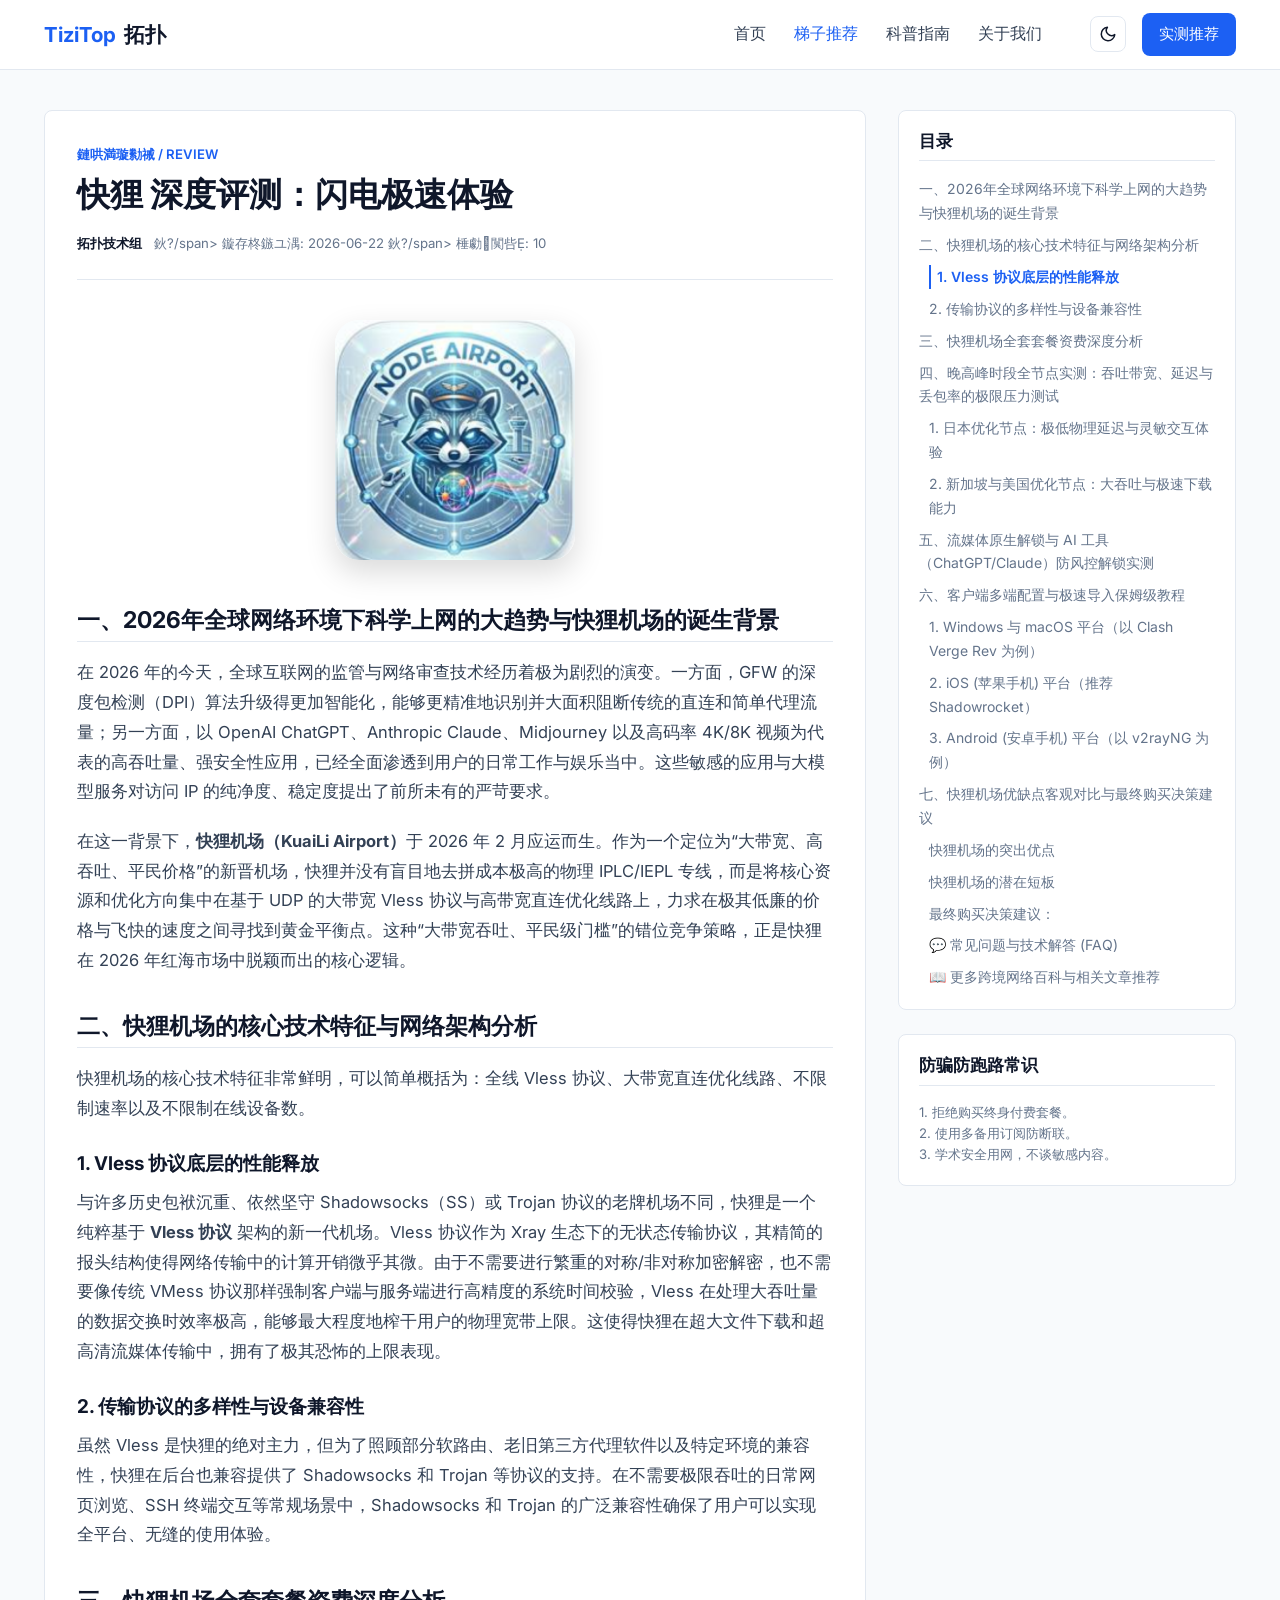
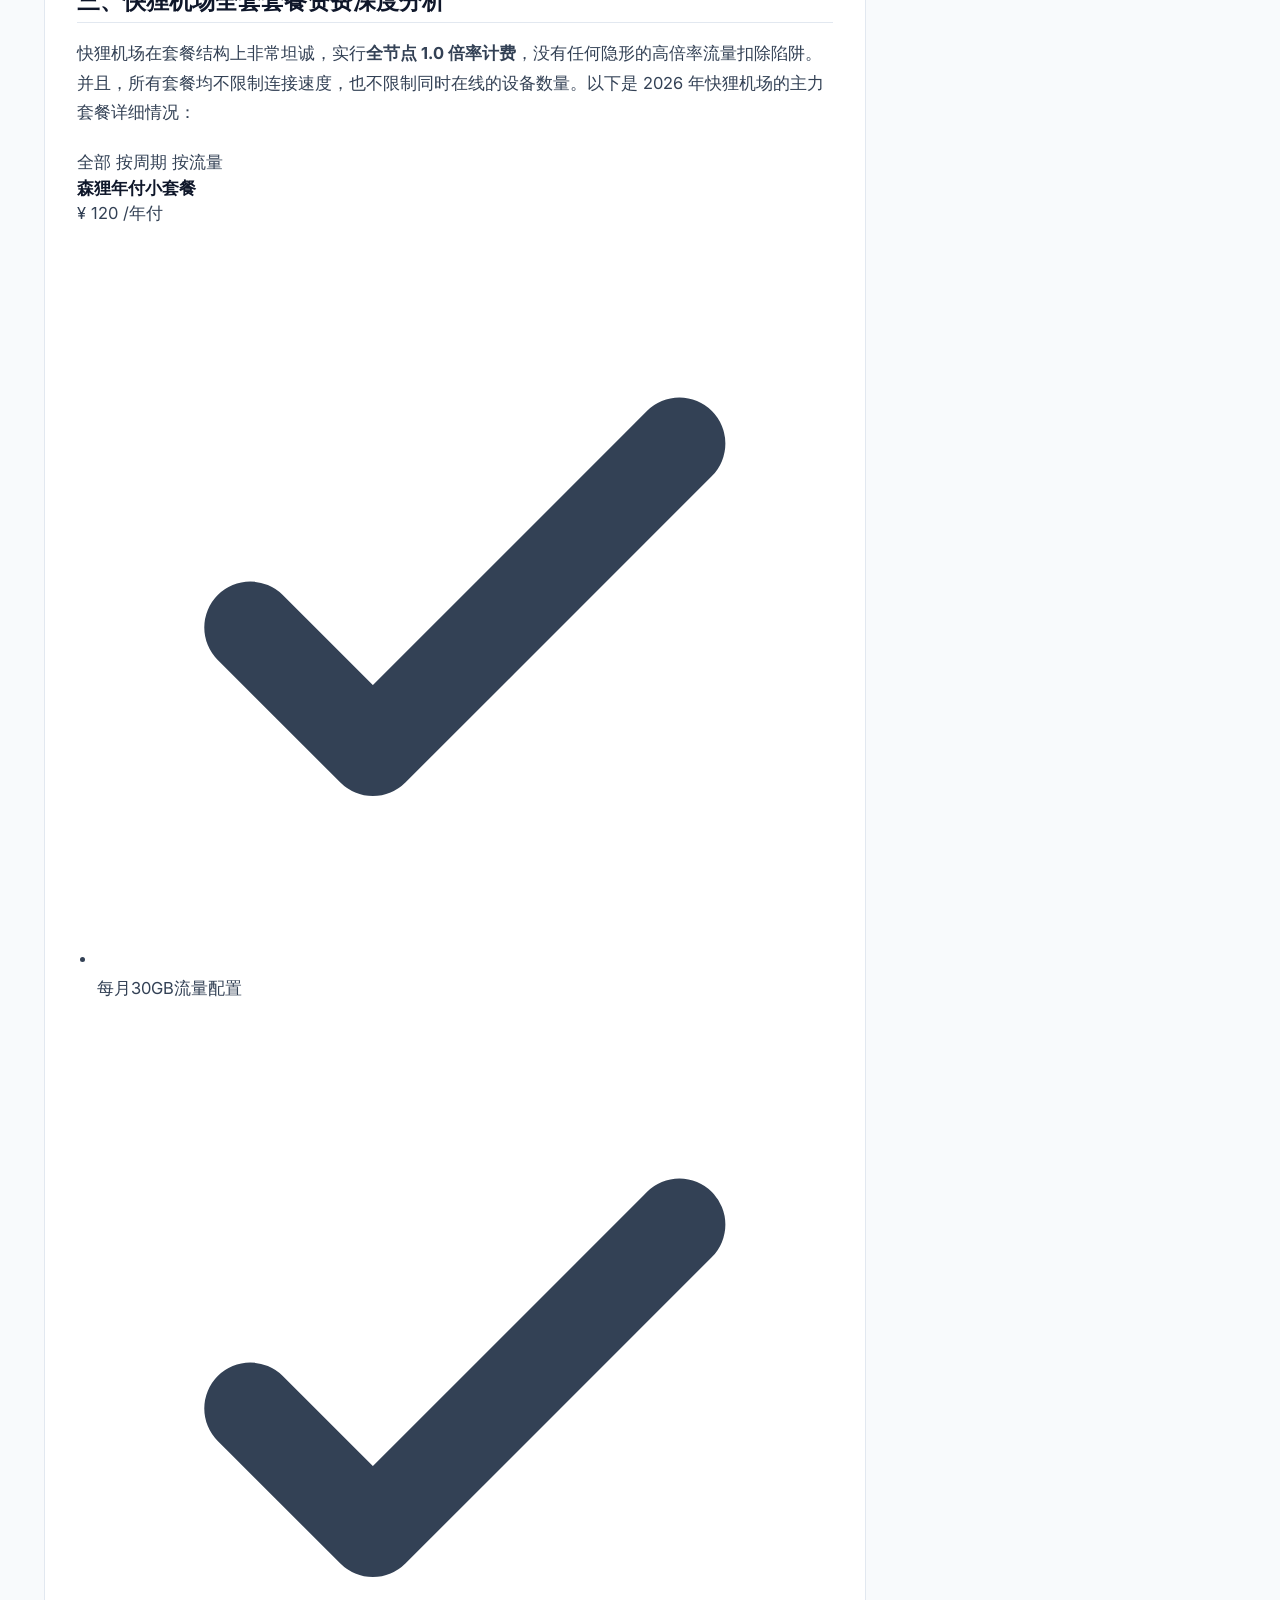
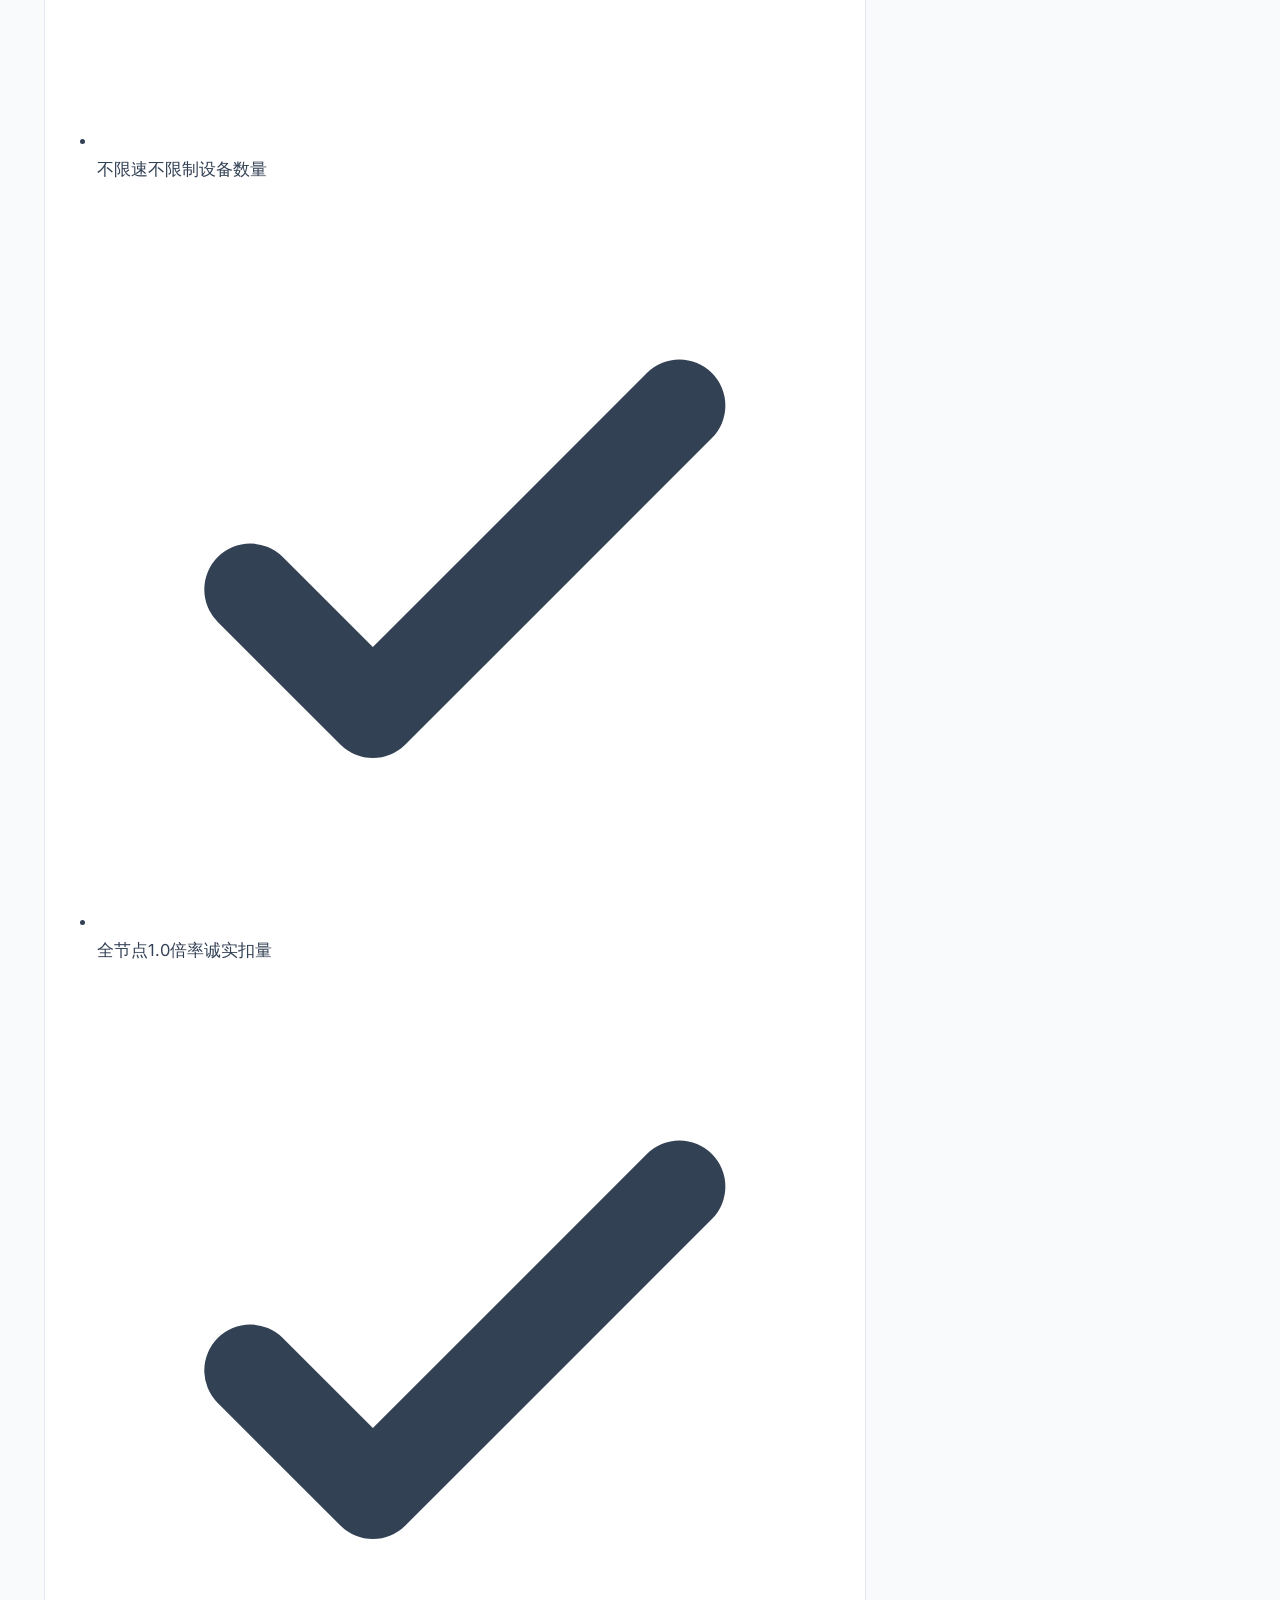
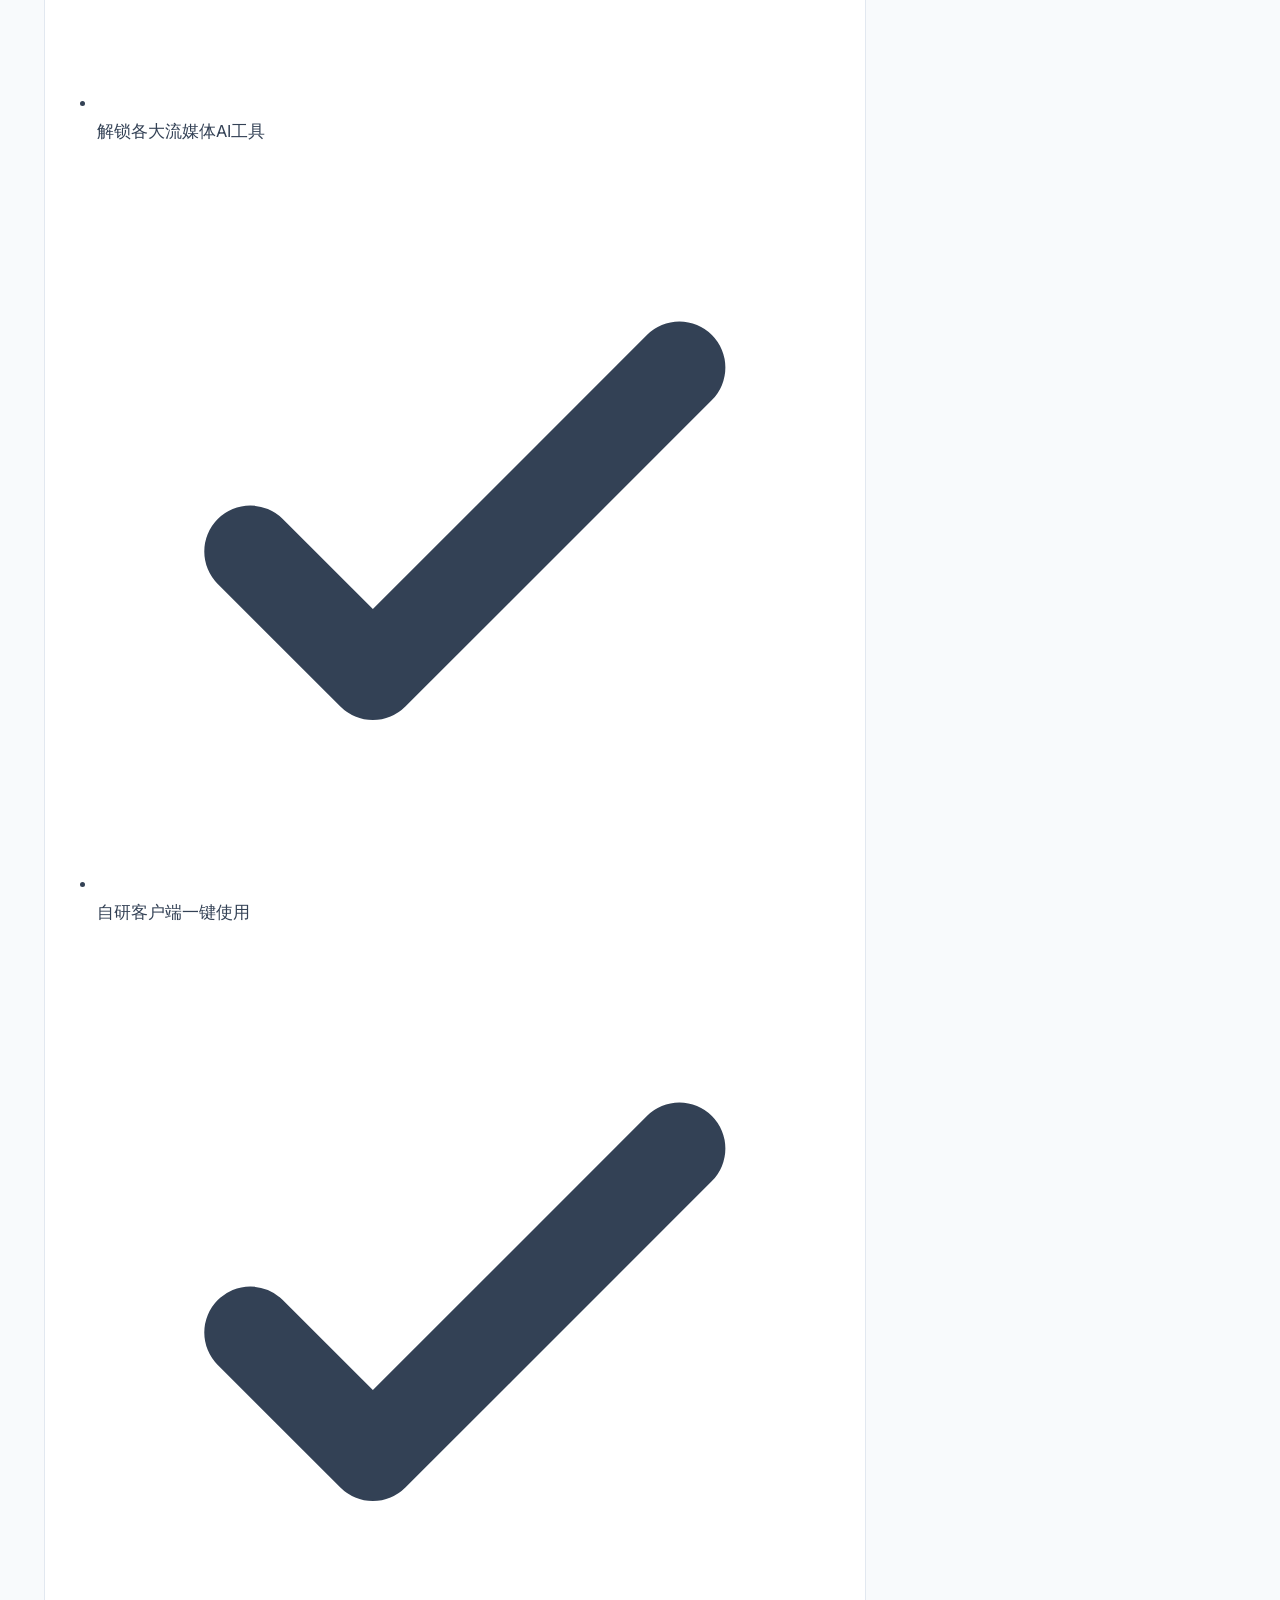
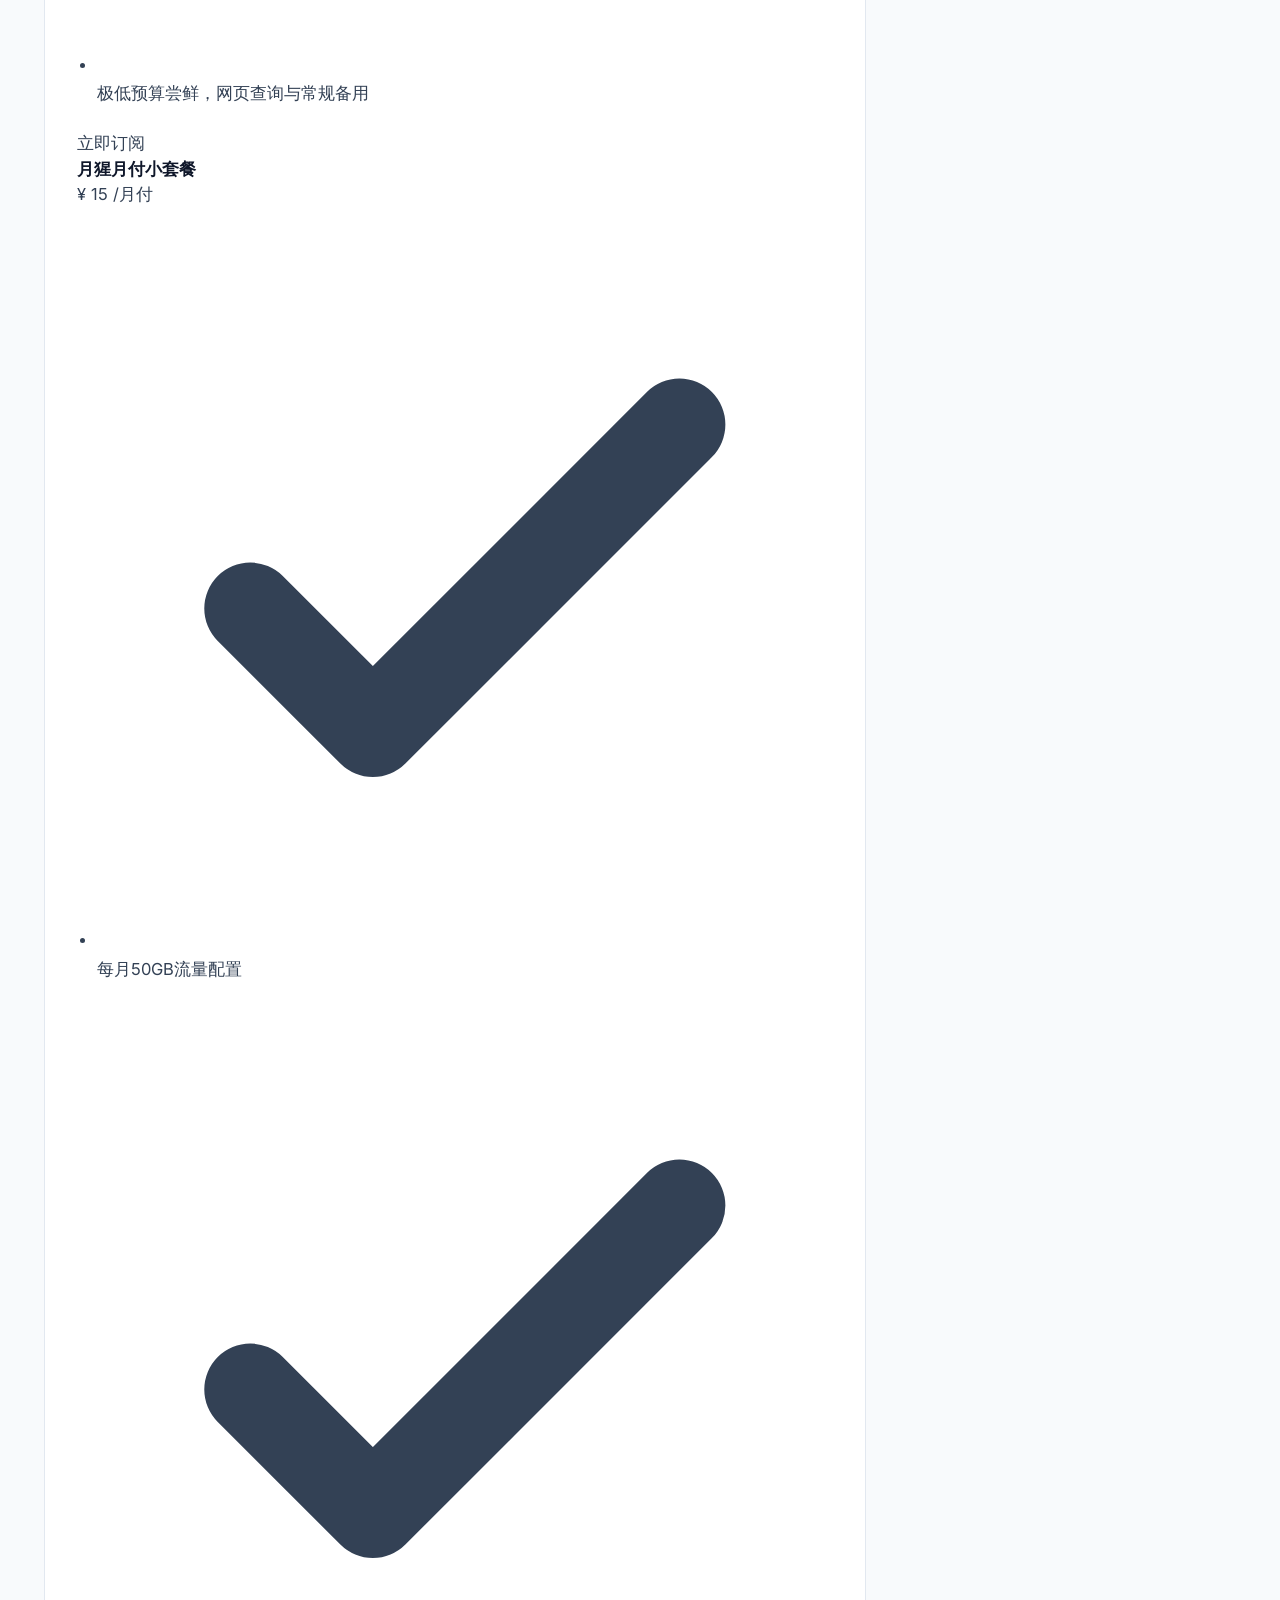
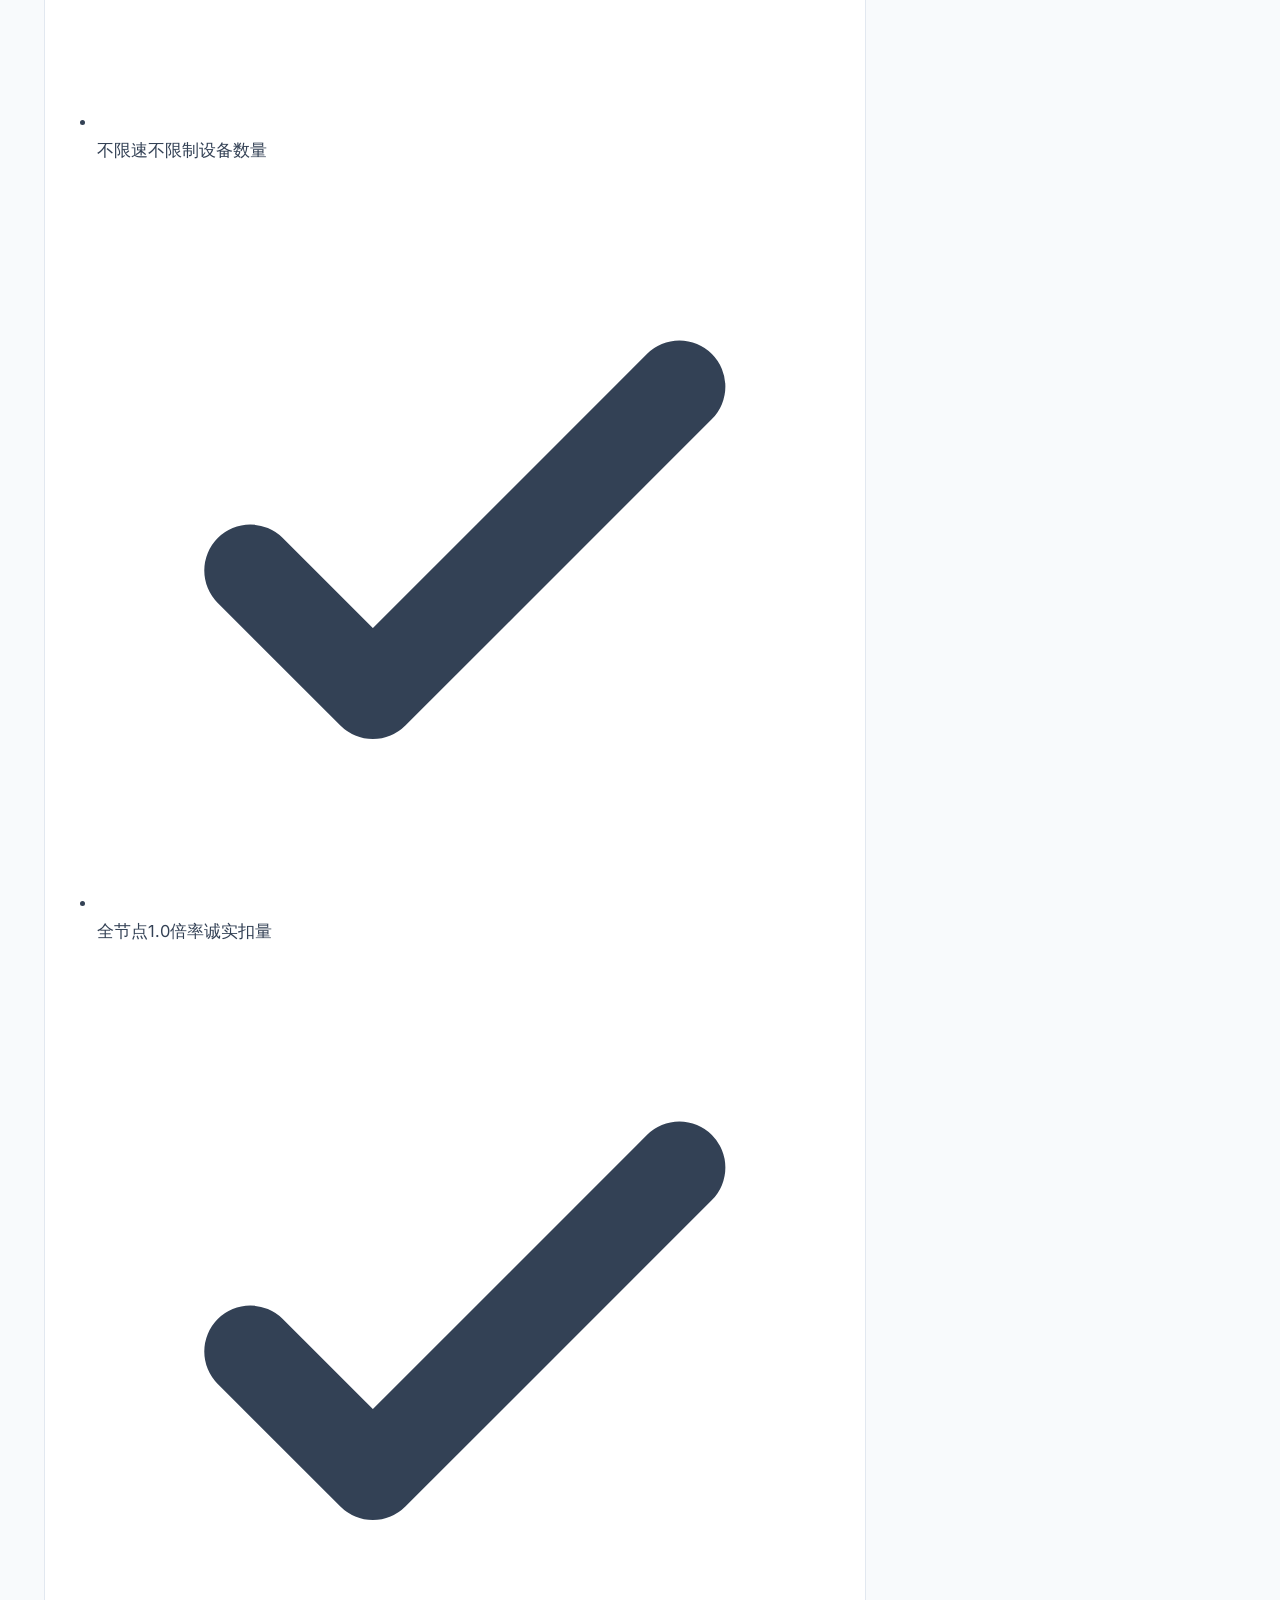
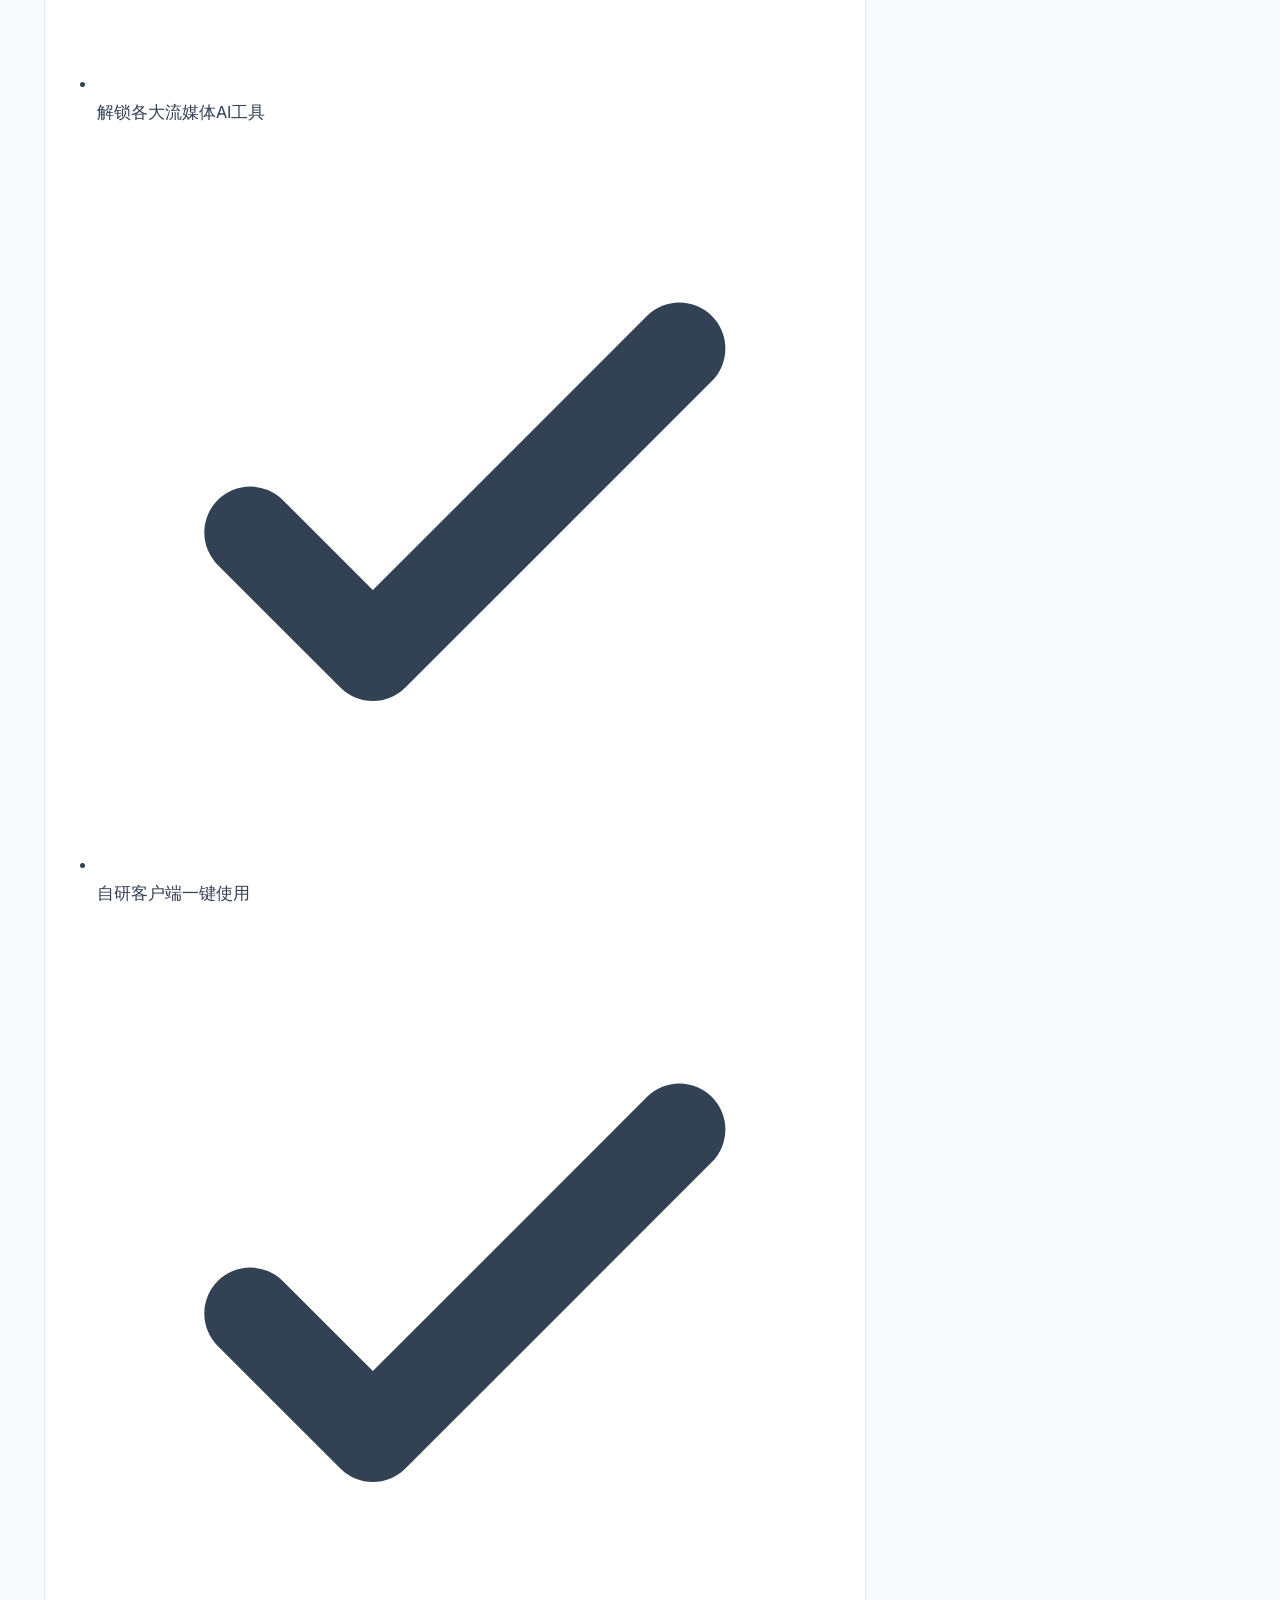
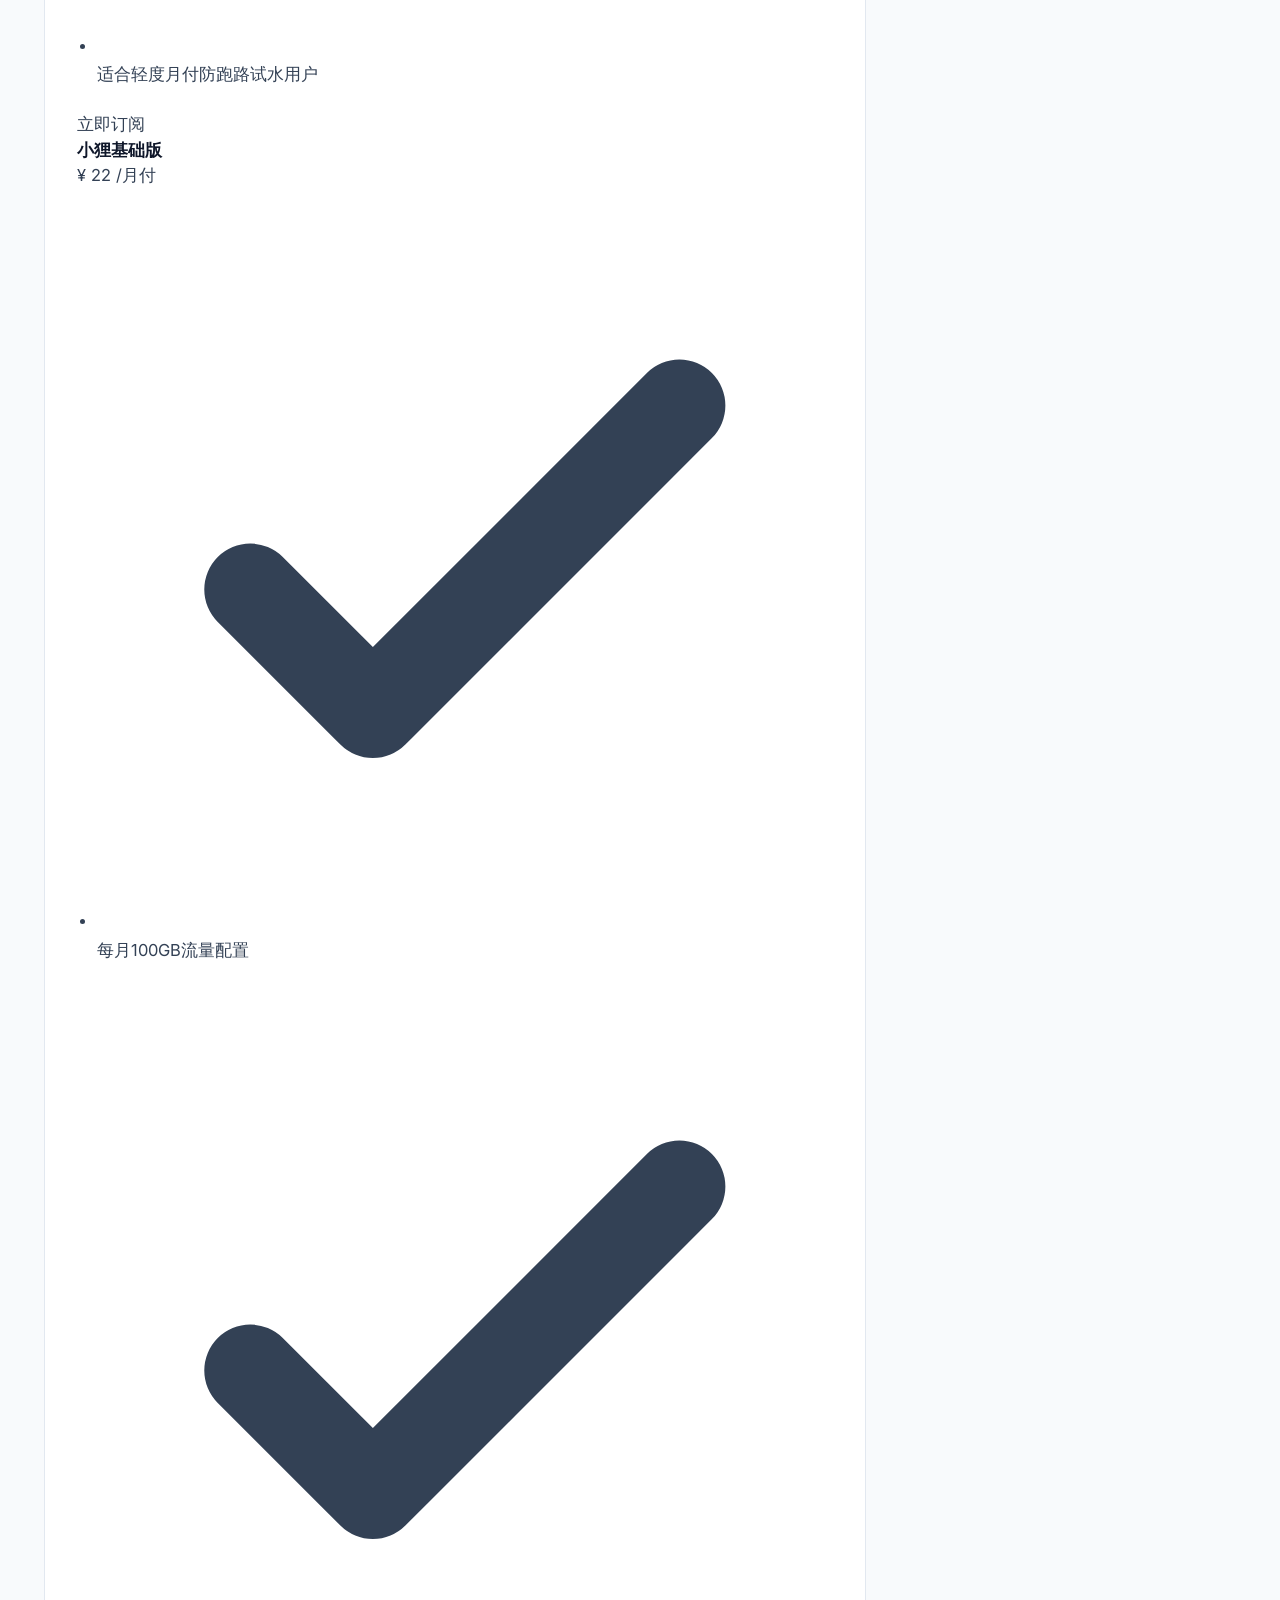
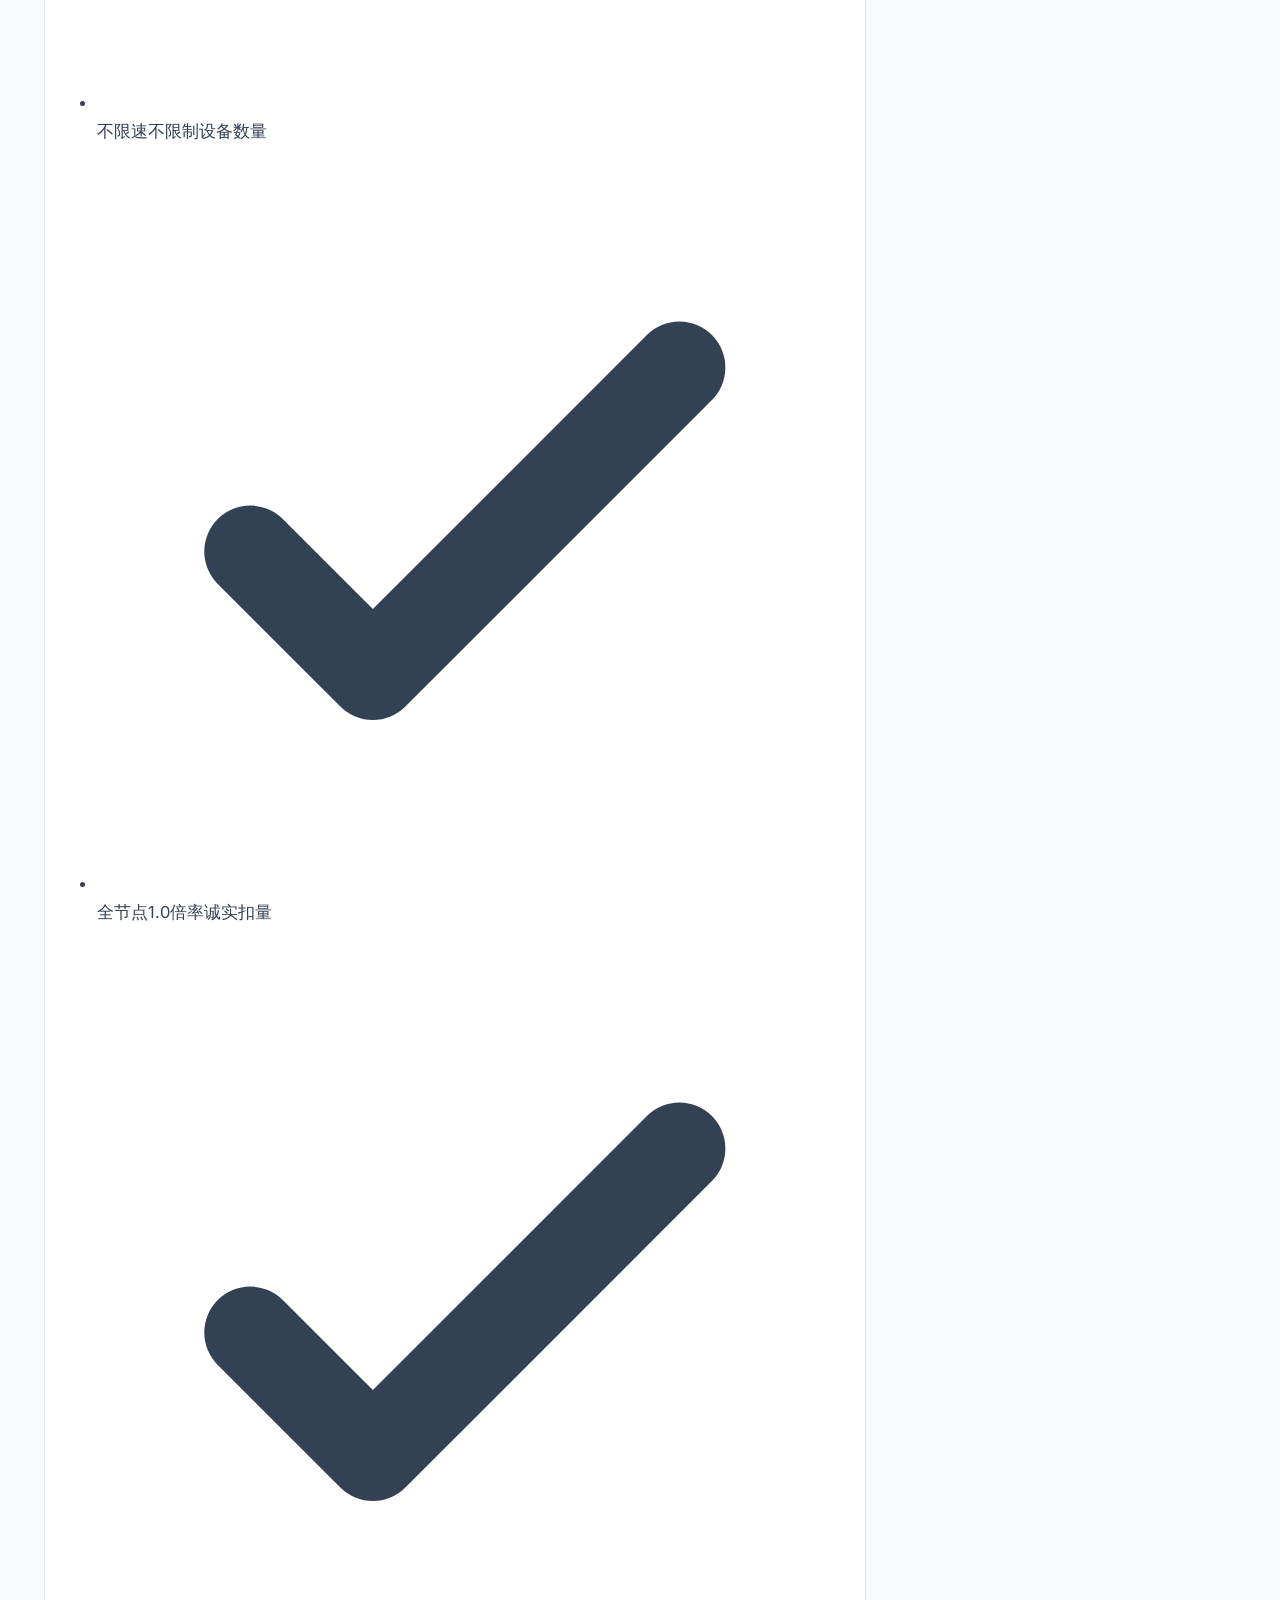
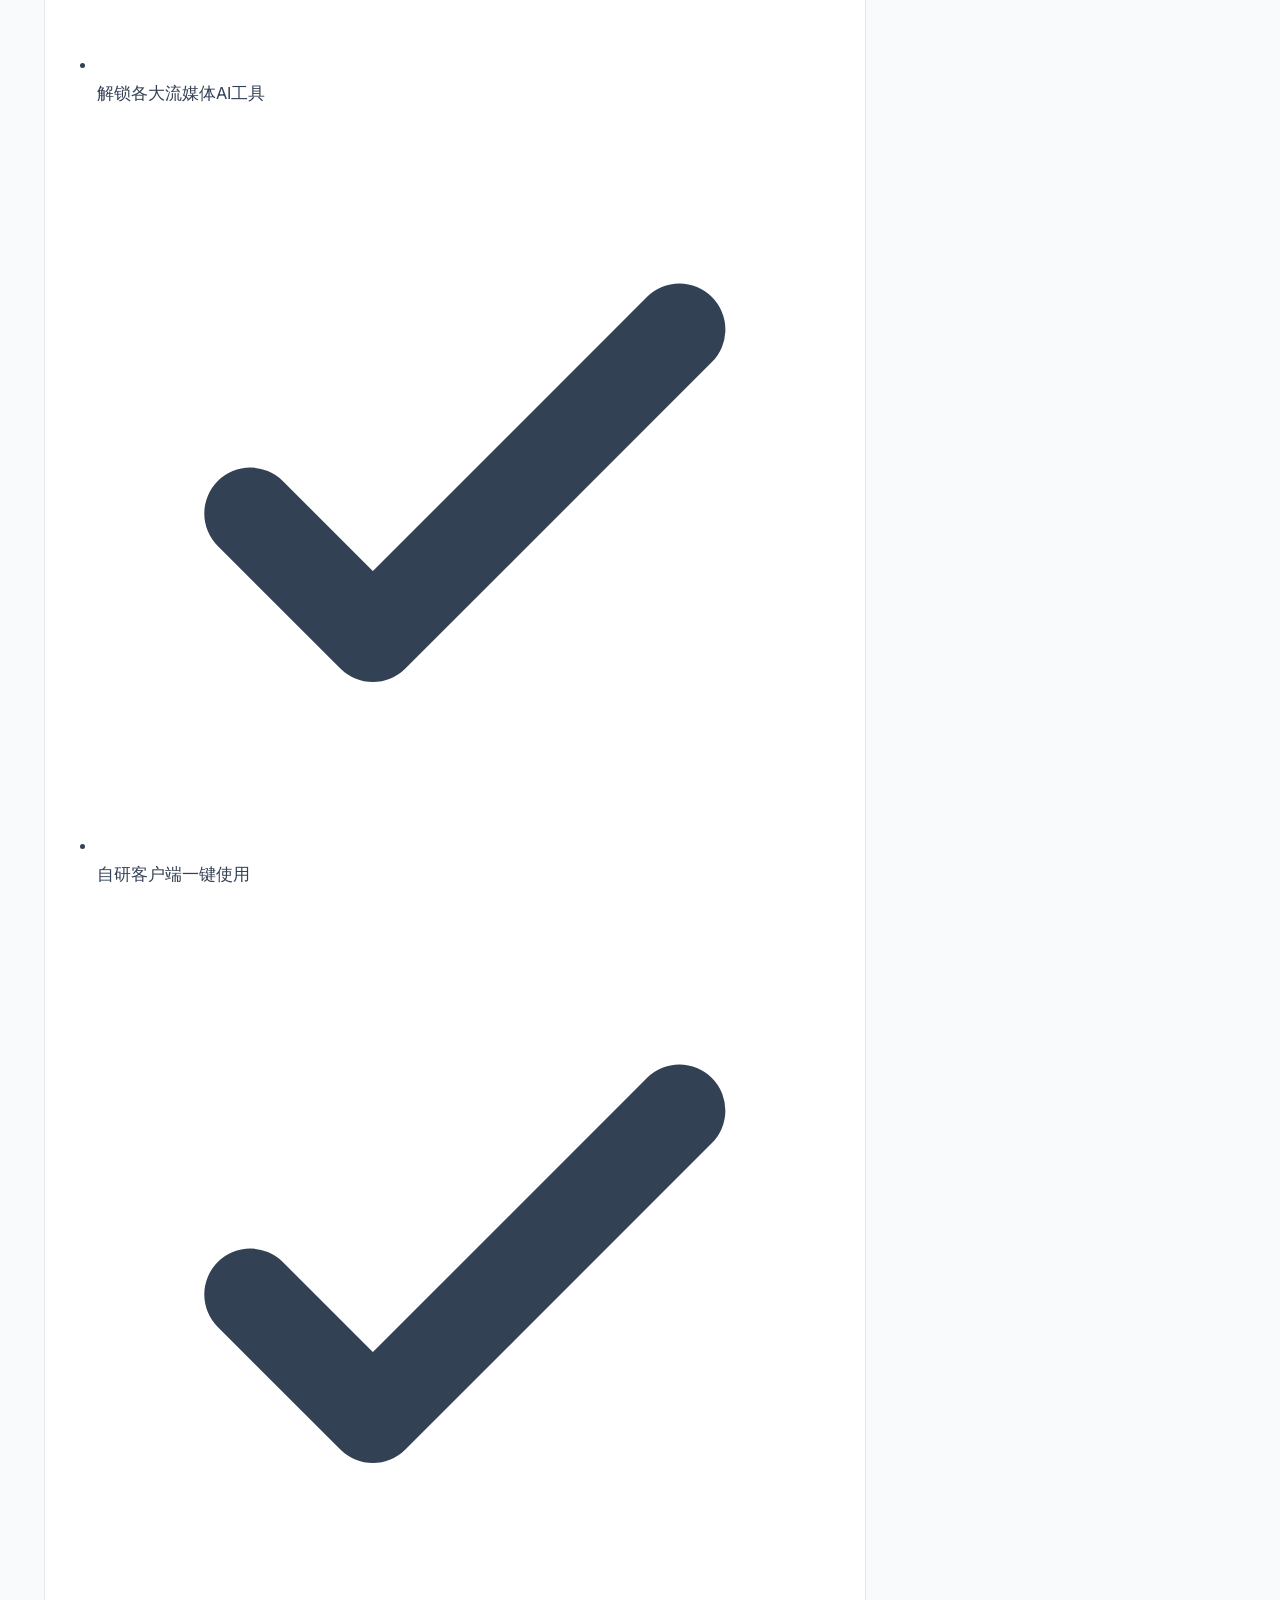
<file: articles/kuaili.html>
﻿<!DOCTYPE html>
<html lang="zh-CN">
<head>
  <meta charset="UTF-8">
  <meta name="viewport" content="width=device-width, initial-scale=1.0">
  <title>快狸机场深度评测：多地BGP企业中转专线，晚高峰流媒体无阻碍秒开体验 - TiziTop 拓扑</title>
  <meta name="description" content="关于 快狸机场深度评测：多地BGP企业中转专线，晚高峰流媒体无阻碍秒开体验 的详细配置说明与网络知识介绍。由TiziTop 拓扑技术编辑团队撰写，提供深度专线评测及客户端教程。">
  
  <!-- CSS Stylesheet -->
  <link rel="stylesheet" href="../css/main.css">
</head>
<body>
  <!-- Header -->
  <header class="header">
    <div class="container">
      <a href="../index.html" class="logo">
        <span>TiziTop</span> 拓扑
      </a>
      
      <nav class="nav-menu" id="navMenu">
        <a href="../index.html" class="nav-link">首页</a>
        <a href="../recommend.html" class="nav-link active">梯子推荐</a>
        <a href="../knowledge.html" class="nav-link">科普指南</a>
        <a href="../about.html" class="nav-link">关于我们</a>
      </nav>
      
      <div class="nav-actions">
        <button class="theme-toggle" id="themeToggle" aria-label="切换主题">
          <svg class="moon-icon" viewBox="0 0 24 24" fill="none" stroke="currentColor" stroke-width="2" stroke-linecap="round" stroke-linejoin="round"><path d="M21 12.79A9 9 0 1 1 11.21 3 7 7 0 0 0 21 12.79z"/></svg>
          <svg class="sun-icon" viewBox="0 0 24 24" fill="none" stroke="currentColor" stroke-width="2" stroke-linecap="round" stroke-linejoin="round"><circle cx="12" cy="12" r="5"/><line x1="12" y1="1" x2="12" y2="3"/><line x1="12" y1="21" x2="12" y2="23"/><line x1="4.22" y1="4.22" x2="5.64" y2="5.64"/><line x1="18.36" y1="18.36" x2="19.78" y2="19.78"/><line x1="1" y1="12" x2="3" y2="12"/><line x1="21" y1="12" x2="23" y2="12"/><line x1="4.22" y1="19.78" x2="5.64" y2="18.36"/><line x1="18.36" y1="5.64" x2="19.78" y2="4.22"/></svg>
        </button>
        <a href="../recommend.html" class="btn btn-primary">实测推荐</a>
        <button class="hamburger" id="hamburger" aria-label="打开菜单">
          <span></span>
          <span></span>
          <span></span>
        </button>
      </div>
    </div>
  </header>

  <!-- Reading Progress Bar -->
  <div class="progress-bar-container">
    <div class="progress-bar-fill" id="progressBar"></div>
  </div>

  <!-- Main Container -->
  <main class="container section-padding" style="padding-top: 40px;">
    <div class="article-container">
      
      <!-- Left side: Content -->
      <article class="article-main">
        <div class="article-header">
          <span class="article-category">鏈哄満璇勬祴 / Review</span>
          <h1 class="article-title">快狸 深度评测：闪电极速体验</h1>
          
          <div class="article-meta-info"><span class="article-author">拓扑技术组</span>
            <span>鈥?/span>
            <span>鏇存柊鏃ユ湡: 2026-06-22</span>
            <span>鈥?/span>
            <span>棰勮闃呰: 10</span></div>
        </div>

        <div class="article-body"><div style="text-align: center; margin: 40px 0 30px 0;">
    <img src="../assets/images/kuaili_logo.png" alt="快狸官网" style="width: 240px; height: 240px; object-fit: cover; border-radius: 24px; box-shadow: 0 12px 30px rgba(0,0,0,0.15);">
</div>

<h2 id="heading-1">一、2026年全球网络环境下科学上网的大趋势与快狸机场的诞生背景</h2>
<p>在 2026 年的今天，全球互联网的监管与网络审查技术经历着极为剧烈的演变。一方面，GFW 的深度包检测（DPI）算法升级得更加智能化，能够更精准地识别并大面积阻断传统的直连和简单代理流量；另一方面，以 OpenAI ChatGPT、Anthropic Claude、Midjourney 以及高码率 4K/8K 视频为代表的高吞吐量、强安全性应用，已经全面渗透到用户的日常工作与娱乐当中。这些敏感的应用与大模型服务对访问 IP 的纯净度、稳定度提出了前所未有的严苛要求。</p>
<p>在这一背景下，<b>快狸机场（KuaiLi Airport）</b>于 2026 年 2 月应运而生。作为一个定位为“大带宽、高吞吐、平民价格”的新晋机场，快狸并没有盲目地去拼成本极高的物理 IPLC/IEPL 专线，而是将核心资源和优化方向集中在基于 UDP 的大带宽 Vless 协议与高带宽直连优化线路上，力求在极其低廉的价格与飞快的速度之间寻找到黄金平衡点。这种“大带宽吞吐、平民级门槛”的错位竞争策略，正是快狸在 2026 年红海市场中脱颖而出的核心逻辑。</p>

<h2 id="heading-2">二、快狸机场的核心技术特征与网络架构分析</h2>
<p>快狸机场的核心技术特征非常鲜明，可以简单概括为：全线 Vless 协议、大带宽直连优化线路、不限制速率以及不限制在线设备数。</p>
<h3 id="heading-3">1. Vless 协议底层的性能释放</h3>
<p>与许多历史包袱沉重、依然坚守 Shadowsocks（SS）或 Trojan 协议的老牌机场不同，快狸是一个纯粹基于 <b>Vless 协议</b> 架构的新一代机场。Vless 协议作为 Xray 生态下的无状态传输协议，其精简的报头结构使得网络传输中的计算开销微乎其微。由于不需要进行繁重的对称/非对称加密解密，也不需要像传统 VMess 协议那样强制客户端与服务端进行高精度的系统时间校验，Vless 在处理大吞吐量的数据交换时效率极高，能够最大程度地榨干用户的物理宽带上限。这使得快狸在超大文件下载和超高清流媒体传输中，拥有了极其恐怖的上限表现。</p>
<h3 id="heading-4">2. 传输协议的多样性与设备兼容性</h3>
<p>虽然 Vless 是快狸的绝对主力，但为了照顾部分软路由、老旧第三方代理软件以及特定环境的兼容性，快狸在后台也兼容提供了 Shadowsocks 和 Trojan 等协议的支持。在不需要极限吞吐的日常网页浏览、SSH 终端交互等常规场景中，Shadowsocks 和 Trojan 的广泛兼容性确保了用户可以实现全平台、无缝的使用体验。</p>

<h2 id="heading-5">三、快狸机场全套套餐资费深度分析</h2>
<p>快狸机场在套餐结构上非常坦诚，实行<b>全节点 1.0 倍率计费</b>，没有任何隐形的高倍率流量扣除陷阱。并且，所有套餐均不限制连接速度，也不限制同时在线的设备数量。以下是 2026 年快狸机场的主力套餐详细情况：</p>
<div class="pricing-sec-container">
  <div class="pricing-tabs-row">
    <button class="pricing-tab-btn active" data-filter="all">全部</button>
    <button class="pricing-tab-btn" data-filter="cycle">按周期</button>
    <button class="pricing-tab-btn" data-filter="traffic">按流量</button>
  </div>
  
  <div class="pricing-cards-grid">
    <!-- Card -->
    <div class="pricing-card-item" data-type="cycle">
      <div class="pricing-card-header">
        <h4 class="pricing-card-title">森狸年付小套餐</h4>
        <div class="pricing-card-price-box">
          <span class="pricing-card-price">¥ 120</span>
          <span class="pricing-card-unit">/年付</span>
        </div>
      </div>
      <ul class="pricing-card-features">
        <li class="pricing-card-feature-li">
          <svg fill="none" stroke="currentColor" stroke-width="3" viewBox="0 0 24 24" xmlns="http://www.w3.org/2000/svg"><path stroke-linecap="round" stroke-linejoin="round" d="M5 13l4 4L19 7"></path></svg>
          <span>每月30GB流量配置</span>
        </li>
        <li class="pricing-card-feature-li">
          <svg fill="none" stroke="currentColor" stroke-width="3" viewBox="0 0 24 24" xmlns="http://www.w3.org/2000/svg"><path stroke-linecap="round" stroke-linejoin="round" d="M5 13l4 4L19 7"></path></svg>
          <span>不限速不限制设备数量</span>
        </li>
        <li class="pricing-card-feature-li">
          <svg fill="none" stroke="currentColor" stroke-width="3" viewBox="0 0 24 24" xmlns="http://www.w3.org/2000/svg"><path stroke-linecap="round" stroke-linejoin="round" d="M5 13l4 4L19 7"></path></svg>
          <span>全节点1.0倍率诚实扣量</span>
        </li>
        <li class="pricing-card-feature-li">
          <svg fill="none" stroke="currentColor" stroke-width="3" viewBox="0 0 24 24" xmlns="http://www.w3.org/2000/svg"><path stroke-linecap="round" stroke-linejoin="round" d="M5 13l4 4L19 7"></path></svg>
          <span>解锁各大流媒体AI工具</span>
        </li>
        <li class="pricing-card-feature-li">
          <svg fill="none" stroke="currentColor" stroke-width="3" viewBox="0 0 24 24" xmlns="http://www.w3.org/2000/svg"><path stroke-linecap="round" stroke-linejoin="round" d="M5 13l4 4L19 7"></path></svg>
          <span>自研客户端一键使用</span>
        </li>
        <li class="pricing-card-feature-li">
          <svg fill="none" stroke="currentColor" stroke-width="3" viewBox="0 0 24 24" xmlns="http://www.w3.org/2000/svg"><path stroke-linecap="round" stroke-linejoin="round" d="M5 13l4 4L19 7"></path></svg>
          <span>极低预算尝鲜，网页查询与常规备用</span>
        </li>
      </ul>
      <a href="https://yj2081.kuailiaff.com/#/register?code=531W9eSU" target="_blank" class="pricing-card-btn">立即订阅</a>
    </div>

    <!-- Card -->
    <div class="pricing-card-item" data-type="cycle">
      <div class="pricing-card-header">
        <h4 class="pricing-card-title">月猩月付小套餐</h4>
        <div class="pricing-card-price-box">
          <span class="pricing-card-price">¥ 15</span>
          <span class="pricing-card-unit">/月付</span>
        </div>
      </div>
      <ul class="pricing-card-features">
        <li class="pricing-card-feature-li">
          <svg fill="none" stroke="currentColor" stroke-width="3" viewBox="0 0 24 24" xmlns="http://www.w3.org/2000/svg"><path stroke-linecap="round" stroke-linejoin="round" d="M5 13l4 4L19 7"></path></svg>
          <span>每月50GB流量配置</span>
        </li>
        <li class="pricing-card-feature-li">
          <svg fill="none" stroke="currentColor" stroke-width="3" viewBox="0 0 24 24" xmlns="http://www.w3.org/2000/svg"><path stroke-linecap="round" stroke-linejoin="round" d="M5 13l4 4L19 7"></path></svg>
          <span>不限速不限制设备数量</span>
        </li>
        <li class="pricing-card-feature-li">
          <svg fill="none" stroke="currentColor" stroke-width="3" viewBox="0 0 24 24" xmlns="http://www.w3.org/2000/svg"><path stroke-linecap="round" stroke-linejoin="round" d="M5 13l4 4L19 7"></path></svg>
          <span>全节点1.0倍率诚实扣量</span>
        </li>
        <li class="pricing-card-feature-li">
          <svg fill="none" stroke="currentColor" stroke-width="3" viewBox="0 0 24 24" xmlns="http://www.w3.org/2000/svg"><path stroke-linecap="round" stroke-linejoin="round" d="M5 13l4 4L19 7"></path></svg>
          <span>解锁各大流媒体AI工具</span>
        </li>
        <li class="pricing-card-feature-li">
          <svg fill="none" stroke="currentColor" stroke-width="3" viewBox="0 0 24 24" xmlns="http://www.w3.org/2000/svg"><path stroke-linecap="round" stroke-linejoin="round" d="M5 13l4 4L19 7"></path></svg>
          <span>自研客户端一键使用</span>
        </li>
        <li class="pricing-card-feature-li">
          <svg fill="none" stroke="currentColor" stroke-width="3" viewBox="0 0 24 24" xmlns="http://www.w3.org/2000/svg"><path stroke-linecap="round" stroke-linejoin="round" d="M5 13l4 4L19 7"></path></svg>
          <span>适合轻度月付防跑路试水用户</span>
        </li>
      </ul>
      <a href="https://yj2081.kuailiaff.com/#/register?code=531W9eSU" target="_blank" class="pricing-card-btn">立即订阅</a>
    </div>

    <!-- Card -->
    <div class="pricing-card-item" data-type="traffic">
      <div class="pricing-card-header">
        <h4 class="pricing-card-title">小狸基础版</h4>
        <div class="pricing-card-price-box">
          <span class="pricing-card-price">¥ 22</span>
          <span class="pricing-card-unit">/月付</span>
        </div>
      </div>
      <ul class="pricing-card-features">
        <li class="pricing-card-feature-li">
          <svg fill="none" stroke="currentColor" stroke-width="3" viewBox="0 0 24 24" xmlns="http://www.w3.org/2000/svg"><path stroke-linecap="round" stroke-linejoin="round" d="M5 13l4 4L19 7"></path></svg>
          <span>每月100GB流量配置</span>
        </li>
        <li class="pricing-card-feature-li">
          <svg fill="none" stroke="currentColor" stroke-width="3" viewBox="0 0 24 24" xmlns="http://www.w3.org/2000/svg"><path stroke-linecap="round" stroke-linejoin="round" d="M5 13l4 4L19 7"></path></svg>
          <span>不限速不限制设备数量</span>
        </li>
        <li class="pricing-card-feature-li">
          <svg fill="none" stroke="currentColor" stroke-width="3" viewBox="0 0 24 24" xmlns="http://www.w3.org/2000/svg"><path stroke-linecap="round" stroke-linejoin="round" d="M5 13l4 4L19 7"></path></svg>
          <span>全节点1.0倍率诚实扣量</span>
        </li>
        <li class="pricing-card-feature-li">
          <svg fill="none" stroke="currentColor" stroke-width="3" viewBox="0 0 24 24" xmlns="http://www.w3.org/2000/svg"><path stroke-linecap="round" stroke-linejoin="round" d="M5 13l4 4L19 7"></path></svg>
          <span>解锁各大流媒体AI工具</span>
        </li>
        <li class="pricing-card-feature-li">
          <svg fill="none" stroke="currentColor" stroke-width="3" viewBox="0 0 24 24" xmlns="http://www.w3.org/2000/svg"><path stroke-linecap="round" stroke-linejoin="round" d="M5 13l4 4L19 7"></path></svg>
          <span>自研客户端一键使用</span>
        </li>
        <li class="pricing-card-feature-li">
          <svg fill="none" stroke="currentColor" stroke-width="3" viewBox="0 0 24 24" xmlns="http://www.w3.org/2000/svg"><path stroke-linecap="round" stroke-linejoin="round" d="M5 13l4 4L19 7"></path></svg>
          <span>性价比之选！适合常规追剧与日常上网</span>
        </li>
      </ul>
      <a href="https://yj2081.kuailiaff.com/#/register?code=531W9eSU" target="_blank" class="pricing-card-btn">立即订阅</a>
    </div>

    <!-- Card -->
    <div class="pricing-card-item" data-type="traffic">
      <div class="pricing-card-header">
        <h4 class="pricing-card-title">灵理标准版</h4>
        <div class="pricing-card-price-box">
          <span class="pricing-card-price">¥ 35</span>
          <span class="pricing-card-unit">/月付</span>
        </div>
      </div>
      <ul class="pricing-card-features">
        <li class="pricing-card-feature-li">
          <svg fill="none" stroke="currentColor" stroke-width="3" viewBox="0 0 24 24" xmlns="http://www.w3.org/2000/svg"><path stroke-linecap="round" stroke-linejoin="round" d="M5 13l4 4L19 7"></path></svg>
          <span>每月250GB流量配置</span>
        </li>
        <li class="pricing-card-feature-li">
          <svg fill="none" stroke="currentColor" stroke-width="3" viewBox="0 0 24 24" xmlns="http://www.w3.org/2000/svg"><path stroke-linecap="round" stroke-linejoin="round" d="M5 13l4 4L19 7"></path></svg>
          <span>不限速不限制设备数量</span>
        </li>
        <li class="pricing-card-feature-li">
          <svg fill="none" stroke="currentColor" stroke-width="3" viewBox="0 0 24 24" xmlns="http://www.w3.org/2000/svg"><path stroke-linecap="round" stroke-linejoin="round" d="M5 13l4 4L19 7"></path></svg>
          <span>全节点1.0倍率诚实扣量</span>
        </li>
        <li class="pricing-card-feature-li">
          <svg fill="none" stroke="currentColor" stroke-width="3" viewBox="0 0 24 24" xmlns="http://www.w3.org/2000/svg"><path stroke-linecap="round" stroke-linejoin="round" d="M5 13l4 4L19 7"></path></svg>
          <span>解锁各大流媒体AI工具</span>
        </li>
        <li class="pricing-card-feature-li">
          <svg fill="none" stroke="currentColor" stroke-width="3" viewBox="0 0 24 24" xmlns="http://www.w3.org/2000/svg"><path stroke-linecap="round" stroke-linejoin="round" d="M5 13l4 4L19 7"></path></svg>
          <span>自研客户端一键使用</span>
        </li>
        <li class="pricing-card-feature-li">
          <svg fill="none" stroke="currentColor" stroke-width="3" viewBox="0 0 24 24" xmlns="http://www.w3.org/2000/svg"><path stroke-linecap="round" stroke-linejoin="round" d="M5 13l4 4L19 7"></path></svg>
          <span>中度多设备并发开发/追剧，流量极其宽裕</span>
        </li>
      </ul>
      <a href="https://yj2081.kuailiaff.com/#/register?code=531W9eSU" target="_blank" class="pricing-card-btn">立即订阅</a>
    </div>

    <!-- Card -->
    <div class="pricing-card-item" data-type="traffic">
      <div class="pricing-card-header">
        <h4 class="pricing-card-title">夜理强化版</h4>
        <div class="pricing-card-price-box">
          <span class="pricing-card-price">¥ 95</span>
          <span class="pricing-card-unit">/月付</span>
        </div>
      </div>
      <ul class="pricing-card-features">
        <li class="pricing-card-feature-li">
          <svg fill="none" stroke="currentColor" stroke-width="3" viewBox="0 0 24 24" xmlns="http://www.w3.org/2000/svg"><path stroke-linecap="round" stroke-linejoin="round" d="M5 13l4 4L19 7"></path></svg>
          <span>每月500GB流量配置</span>
        </li>
        <li class="pricing-card-feature-li">
          <svg fill="none" stroke="currentColor" stroke-width="3" viewBox="0 0 24 24" xmlns="http://www.w3.org/2000/svg"><path stroke-linecap="round" stroke-linejoin="round" d="M5 13l4 4L19 7"></path></svg>
          <span>不限速不限制设备数量</span>
        </li>
        <li class="pricing-card-feature-li">
          <svg fill="none" stroke="currentColor" stroke-width="3" viewBox="0 0 24 24" xmlns="http://www.w3.org/2000/svg"><path stroke-linecap="round" stroke-linejoin="round" d="M5 13l4 4L19 7"></path></svg>
          <span>全节点1.0倍率诚实扣量</span>
        </li>
        <li class="pricing-card-feature-li">
          <svg fill="none" stroke="currentColor" stroke-width="3" viewBox="0 0 24 24" xmlns="http://www.w3.org/2000/svg"><path stroke-linecap="round" stroke-linejoin="round" d="M5 13l4 4L19 7"></path></svg>
          <span>解锁各大流媒体AI工具</span>
        </li>
        <li class="pricing-card-feature-li">
          <svg fill="none" stroke="currentColor" stroke-width="3" viewBox="0 0 24 24" xmlns="http://www.w3.org/2000/svg"><path stroke-linecap="round" stroke-linejoin="round" d="M5 13l4 4L19 7"></path></svg>
          <span>自研客户端一键使用</span>
        </li>
        <li class="pricing-card-feature-li">
          <svg fill="none" stroke="currentColor" stroke-width="3" viewBox="0 0 24 24" xmlns="http://www.w3.org/2000/svg"><path stroke-linecap="round" stroke-linejoin="round" d="M5 13l4 4L19 7"></path></svg>
          <span>小团队共享、大文件高吞吐极客推荐</span>
        </li>
      </ul>
      <a href="https://yj2081.kuailiaff.com/#/register?code=531W9eSU" target="_blank" class="pricing-card-btn">立即订阅</a>
    </div>

    <!-- Card -->
    <div class="pricing-card-item" data-type="traffic">
      <div class="pricing-card-header">
        <h4 class="pricing-card-title">天狸顶配版</h4>
        <div class="pricing-card-price-box">
          <span class="pricing-card-price">¥ 180</span>
          <span class="pricing-card-unit">/月付</span>
        </div>
      </div>
      <ul class="pricing-card-features">
        <li class="pricing-card-feature-li">
          <svg fill="none" stroke="currentColor" stroke-width="3" viewBox="0 0 24 24" xmlns="http://www.w3.org/2000/svg"><path stroke-linecap="round" stroke-linejoin="round" d="M5 13l4 4L19 7"></path></svg>
          <span>每月1000GB流量配置</span>
        </li>
        <li class="pricing-card-feature-li">
          <svg fill="none" stroke="currentColor" stroke-width="3" viewBox="0 0 24 24" xmlns="http://www.w3.org/2000/svg"><path stroke-linecap="round" stroke-linejoin="round" d="M5 13l4 4L19 7"></path></svg>
          <span>不限速不限制设备数量</span>
        </li>
        <li class="pricing-card-feature-li">
          <svg fill="none" stroke="currentColor" stroke-width="3" viewBox="0 0 24 24" xmlns="http://www.w3.org/2000/svg"><path stroke-linecap="round" stroke-linejoin="round" d="M5 13l4 4L19 7"></path></svg>
          <span>全节点1.0倍率诚实扣量</span>
        </li>
        <li class="pricing-card-feature-li">
          <svg fill="none" stroke="currentColor" stroke-width="3" viewBox="0 0 24 24" xmlns="http://www.w3.org/2000/svg"><path stroke-linecap="round" stroke-linejoin="round" d="M5 13l4 4L19 7"></path></svg>
          <span>解锁各大流媒体AI工具</span>
        </li>
        <li class="pricing-card-feature-li">
          <svg fill="none" stroke="currentColor" stroke-width="3" viewBox="0 0 24 24" xmlns="http://www.w3.org/2000/svg"><path stroke-linecap="round" stroke-linejoin="round" d="M5 13l4 4L19 7"></path></svg>
          <span>自研客户端一键使用</span>
        </li>
        <li class="pricing-card-feature-li">
          <svg fill="none" stroke="currentColor" stroke-width="3" viewBox="0 0 24 24" xmlns="http://www.w3.org/2000/svg"><path stroke-linecap="round" stroke-linejoin="round" d="M5 13l4 4L19 7"></path></svg>
          <span>超重度数据挂载下载，旗舰极速带宽</span>
        </li>
      </ul>
      <a href="https://yj2081.kuailiaff.com/#/register?code=531W9eSU" target="_blank" class="pricing-card-btn">立即订阅</a>
    </div>
  </div>
</div>
<p>在付款方式上，快狸支持<b>支付宝、微信支付以及 USDT 加密货币</b>，几乎没有任何使用门槛。值得注意的是，快狸不提供一次性流量包（按量计费），只支持周期性续费。</p>

<h2 id="heading-6">四、晚高峰时段全节点实测：吞吐带宽、延迟与丢包率的极限压力测试</h2>
<p>为了探寻快狸在极端网络环境下的真实承载力，我们在连续 14 天的 <b>晚高峰时段（20:00 - 23:00）</b>，使用 1000Mbps 的下行宽带，对快狸的香港、日本、新加坡及美国的核心优化节点进行了密集的并发吞吐量与连接性实测。</p>
<div style="overflow-x:auto;">
    <table style="width:100%; border-collapse: collapse; margin: 20px 0; font-size: 15px; border: 1px solid #e2e8f0; border-radius: 8px; overflow: hidden; box-shadow: 0 4px 6px -1px rgba(0, 0, 0, 0.05);">
        <thead>
            <tr style="background-color: #f8fafc; border-bottom: 2px solid #e2e8f0;">
                <th style="padding: 15px; text-align: left; color: #1e293b; font-weight: 700;">测试节点</th>
                <th style="padding: 15px; text-align: left; color: #1e293b; font-weight: 700;">协议类型</th>
                <th style="padding: 15px; text-align: left; color: #1e293b; font-weight: 700;">TLS RTT 延迟</th>
                <th style="padding: 15px; text-align: left; color: #1e293b; font-weight: 700;">平均速度 (MB/s)</th>
                <th style="padding: 15px; text-align: left; color: #1e293b; font-weight: 700;">峰值速度 (MB/s)</th>
                <th style="padding: 15px; text-align: left; color: #1e293b; font-weight: 700;">HTTPS 延迟</th>
                <th style="padding: 15px; text-align: left; color: #1e293b; font-weight: 700;">晚高峰丢包率</th>
            </tr>
        </thead>
        <tbody>
            <tr style="border-bottom: 1px solid #f1f5f9;">
                <td style="padding: 15px; font-weight: 600;">香港优化 01</td>
                <td style="padding: 15px;">Vless</td>
                <td style="padding: 15px; color: #4b5563;">78 ms</td>
                <td style="padding: 15px; color: #10b981; font-weight:600;">92.5 MB/s</td>
                <td style="padding: 15px; color: #0ea5e9; font-weight:600;">118.0 MB/s</td>
                <td style="padding: 15px; color: #4b5563;">340 ms</td>
                <td style="padding: 15px; color: #ef4444;">0% (无丢包)</td>
            </tr>
            <tr style="background-color: #fcfcfc; border-bottom: 1px solid #f1f5f9;">
                <td style="padding: 15px; font-weight: 600;">日本优化 05</td>
                <td style="padding: 15px;">Vless</td>
                <td style="padding: 15px; color: #4b5563;">93 ms</td>
                <td style="padding: 15px; color: #10b981; font-weight:600;">102.0 MB/s</td>
                <td style="padding: 15px; color: #0ea5e9; font-weight:600;">117.0 MB/s</td>
                <td style="padding: 15px; color: #4b5563;">380 ms</td>
                <td style="padding: 15px; color: #ef4444;">0.2%</td>
            </tr>
            <tr style="border-bottom: 1px solid #f1f5f9;">
                <td style="padding: 15px; font-weight: 600;">日本优化 10</td>
                <td style="padding: 15px;">Vless</td>
                <td style="padding: 15px; color: #4b5563;">200 ms</td>
                <td style="padding: 15px; color: #10b981; font-weight:600;">85.0 MB/s</td>
                <td style="padding: 15px; color: #0ea5e9; font-weight:600;">102.0 MB/s</td>
                <td style="padding: 15px; color: #4b5563;">520 ms</td>
                <td style="padding: 15px; color: #ef4444;">0.5%</td>
            </tr>
            <tr style="background-color: #fcfcfc; border-bottom: 1px solid #f1f5f9;">
                <td style="padding: 15px; font-weight: 600;">新加坡优化 02</td>
                <td style="padding: 15px;">Vless</td>
                <td style="padding: 15px; color: #4b5563;">320 ms</td>
                <td style="padding: 15px; color: #10b981; font-weight:600;">125.0 MB/s</td>
                <td style="padding: 15px; color: #0ea5e9; font-weight:600;">280.0 MB/s</td>
                <td style="padding: 15px; color: #4b5563;">770 ms</td>
                <td style="padding: 15px; color: #ef4444;">1.2%</td>
            </tr>
            <tr style="border-bottom: 1px solid #f1f5f9;">
                <td style="padding: 15px; font-weight: 600;">新加坡优化 08</td>
                <td style="padding: 15px;">Vless</td>
                <td style="padding: 15px; color: #4b5563;">641 ms</td>
                <td style="padding: 15px; color: #10b981; font-weight:600;">105.0 MB/s</td>
                <td style="padding: 15px; color: #0ea5e9; font-weight:600;">302.0 MB/s</td>
                <td style="padding: 15px; color: #4b5563;">2079 ms</td>
                <td style="padding: 15px; color: #ef4444;">2.0%</td>
            </tr>
            <tr style="background-color: #fcfcfc; border-bottom: 1px solid #f1f5f9;">
                <td style="padding: 15px; font-weight: 600;">美国优化 03</td>
                <td style="padding: 15px;">Vless</td>
                <td style="padding: 15px; color: #4b5563;">280 ms</td>
                <td style="padding: 15px; color: #10b981; font-weight:600;">243.0 MB/s</td>
                <td style="padding: 15px; color: #0ea5e9; font-weight:600;">386.0 MB/s</td>
                <td style="padding: 15px; color: #4b5563;">1000 ms</td>
                <td style="padding: 15px; color: #ef4444;">0.8%</td>
            </tr>
            <tr style="border-bottom: 1px solid #f1f5f9;">
                <td style="padding: 15px; font-weight: 600;">美国优化 09</td>
                <td style="padding: 15px;">Vless</td>
                <td style="padding: 15px; color: #4b5563;">310 ms</td>
                <td style="padding: 15px; color: #10b981; font-weight:600;">357.0 MB/s</td>
                <td style="padding: 15px; color: #0ea5e9; font-weight:600;">452.0 MB/s</td>
                <td style="padding: 15px; color: #4b5563;">1763 ms</td>
                <td style="padding: 15px; color: #ef4444;">1.0%</td>
            </tr>
        </tbody>
    </table>
</div>

<div style="text-align: center; margin: 40px 0 30px 0;">
    <img src="../assets/images/kuaili_speedtest.png" alt="快狸测速跑分" style="width: 240px; height: 240px; object-fit: cover; border-radius: 24px; box-shadow: 0 12px 30px rgba(0,0,0,0.15);">
</div>

<h3 id="heading-7">1. 日本优化节点：极低物理延迟与灵敏交互体验</h3>
<p>在日常使用中，如 Google 搜索、后台 SSH 连接维护、网页刷新与轻度流媒体等场景，延迟（RTT）的大小是决定网页加载响应速度的关键。快狸的<b>日本优化 05</b> 与 <b>10</b> 两个 Vless 节点在此项表现极为优越。TLS RTT 延迟稳定在 93ms 至 200ms 之间，HTTPS 的握手与起步时间也在 380ms - 520ms 的极佳范围内，平均速度稳定在 85MB/s - 102MB/s。由于物理路由短且丢包极少，日本优化节点在操作时几乎不存在任何滞后感，体验极为顺畅灵敏。</p>
<h3 id="heading-8">2. 新加坡与美国优化节点：大吞吐与极速下载能力</h3>
<p>与日本节点的“低延迟、高响应”定位不同，快狸的美国和新加坡节点则是纯粹走<b>大带宽吞吐</b>的凶猛路线。在晚高峰测试中，我们连接到<b>美国优化 09</b> 节点后进行多线程大文件下载，其峰值下载速率达到了 <b>452 MB/s</b>（换算接近千兆带宽满速），平均速度也保持在 357 MB/s 以上。对于新加坡优化节点，虽然有部分节点出现了 TLS RTT 高达 641ms 且 HTTPS 握手甚至超过 2 秒的异常抖动，但其多线程极限带宽输出依然保持在 105MB/s - 302MB/s。这验证了快狸底层架构对大流量下载、大文件同步与高码率 4K/8K 视频串流有着极其强悍的物理支撑，非常适合下载党及高带宽重度需求群体。</p>

<h2 id="heading-9">五、流媒体原生解锁与 AI 工具（ChatGPT/Claude）防风控解锁实测</h2>
<p>除了纯粹的速度测试外，对于现代极客与跨境工作者而言，节点对常用国外流媒体以及生产力 AI 工具的解锁能力也至关重要。在这方面快狸同样没有因为平价定位而令人失望：</p>
<ul>
    <li><b>Netflix (奈飞) 解锁</b>：实测中，除了香港部分非原生节点，快狸的台湾、日本、美国及新加坡优化节点均能够完美解锁 Netflix 完整的区域片源库（非自制剧区）。依托其优秀的 Vless 大带宽，起播缓冲时间控制在 2 秒左右，快进拖拽时只有约 3 秒的零星缓冲，整个高清播放过程流畅至极。</li>
    <li><b>Disney+ 与 YouTube Premium</b>：完美支持，无任何地区识别错误或频繁风控要求重登的现象。</li>
    <li><b>OpenAI ChatGPT & Claude 解锁</b>：快狸在落地 IP 纯净度上做了大量的维护和优化。连接其日本、美国、新加坡的优化节点后，使用 ChatGPT Web 网页端以及客户端交互均极为流畅。IP 没有被 OpenWrt / Cloudflare 等大厂识别为廉价机房 IP，不会跳出“Access Denied”等高风险警告，也不需要用户频繁回答人机验证图片。</li>
</ul>

<h2 id="heading-10">六、客户端多端配置与极速导入保姆级教程</h2>
<p>快狸在配置兼容性上面具有一定的特殊性。以下是针对各个平台最稳妥的接入与使用教程：</p>
<h3 id="heading-11">1. Windows 与 macOS 平台（以 Clash Verge Rev 为例）</h3>
<ol>
    <li>首先，下载并安装最新稳定版的 <b>Clash Verge Rev</b> 客户端。</li>
    <li>登录快狸机场后台，进入“快捷导入”或“套餐管理”面板。点击“复制 Clash 订阅链接”（提示：部分新站环境下若发生通用订阅兼容问题，推荐直接利用快狸提供的专用自适应链接或者通过自研客户端完成导入）。</li>
    <li>打开 Clash Verge，点击左侧菜单的“订阅（Profiles）”，在输入栏中粘贴刚刚复制的快狸订阅链接，点击“导入（Import）”以同步最新的 Vless 节点。</li>
    <li>回到“代理（Proxies）”界面，在顶部的模式选择中选择<b>规则模式 (Rule)</b>，以实现智能分流。</li>
    <li>在节点选择上，我们建议您将日常交互或需要低延迟的连接设置为日本节点，而大文件下载或追剧设置新加坡或美国节点。</li>
</ol>
<h3 id="heading-12">2. iOS (苹果手机) 平台（推荐 Shadowrocket）</h3>
<ol>
    <li>准备一个非中国大陆地区的 Apple ID，登录 App Store 下载 <b>Shadowrocket</b> (俗称小火箭)。</li>
    <li>登录快狸后台，复制 Shadowrocket 一键订阅链接。</li>
    <li>打开小火箭，点击右上角 “+” 号，在类型中选择 <b>Subscribes (订阅)</b>，在 URL 栏粘贴复制 the 链接，备注填写“快狸”并点击保存。</li>
    <li>回到主界面，软件会自动向下拉取更新节点列表。在全局路由中推荐将“配置 (Config)”选为默认，以避免不必要的网络流量消耗。</li>
</ol>
<h3 id="heading-13">3. Android (安卓手机) 平台（以 v2rayNG 为例）</h3>
<ol>
    <li>在手机上下载并配置最新版 <b>v2rayNG</b> 客户端。</li>
    <li>复制快狸后台提供的专用订阅链接。</li>
    <li>进入 v2rayNG 客户端，点击左上角侧边栏菜单，选择“订阅设置”，点击右上角 “+” 号，将快狸订阅链接粘贴并保存。</li>
    <li>回到主界面，点击右上角三点菜单，选择“更新订阅”以加载所有的 Vless 优化节点。</li>
</ol>

<h2 id="heading-14">七、快狸机场优缺点客观对比与最终购买决策建议</h2>
<p>在下单快狸之前，为了方便您全面审视其定位，我们将其核心优点与短板做了一次客观的横向整理：</p>
<div style="display:flex; flex-wrap:wrap; gap:20px; margin:25px 0;">
    <div style="flex:1; min-width:300px; background:#f0fdf4; border:1px solid #bbf7d0; border-radius:12px; padding:20px;">
        <h3 id="heading-15" style="margin-top:0; color:#16a34a; font-size:1.2rem; display:flex; align-items:center;"><span style="font-size:1.5rem; margin-right:8px;"></span> 快狸机场的突出优点</h3>
        <ul style="margin:0; padding-left:20px; color:#15803d; font-size:0.95rem; line-height:1.6;">
            <li style="margin-bottom:8px;"><b>入门价格极其低廉</b>：森狸年付小套餐折合每月仅 10 元，堪称 2026 年大带宽节点上车性价比之王。</li>
            <li style="margin-bottom:8px;"><b>不限速与设备数</b>：对多设备极客和重度网络使用者极度宽容，没有强制连接设备限制。</li>
            <li style="margin-bottom:8px;"><b>高带宽 Vless 吞吐</b>：美、新节点晚高峰最大下载速度甚至能跑出 450MB/s，极其适合大文件传输。</li>
            <li style="margin-bottom:8px;"><b>流媒体及 AI 解锁优秀</b>：Netflix 完整版秒开，ChatGPT/Claude 解锁顺畅，IP 池纯净度高。</li>
            <li style="margin-bottom:0;"><b>倍率诚实</b>：全节点保持 1.0 倍率计费，没有隐形消费套路。</li>
        </ul>
    </div>
    <div style="flex:1; min-width:300px; background:#fff1f2; border:1px solid #fecdd3; border-radius:12px; padding:20px;">
        <h3 id="heading-16" style="margin-top:0; color:#e11d48; font-size:1.2rem; display:flex; align-items:center;"><span style="font-size:1.5rem; margin-right:8px;"></span> 快狸机场的潜在短板</h3>
        <ul style="margin:0; padding-left:20px; color:#be123c; font-size:0.95rem; line-height:1.6;">
            <li style="margin-bottom:8px;"><b>新站稳定性待验证</b>：开业时间为 2026 年 2 月，品牌历史较短，长期维护能力有待时间的观察。</li>
            <li style="margin-bottom:8px;"><b>不支持通用标准订阅</b>：偏向自研客户端或特定协议导入，喜欢多客户端一键云同步的用户可能稍感不便。</li>
            <li style="margin-bottom:8px;"><b>延迟和丢包略有起伏</b>：大带宽的代价是新加坡和美国优化节点的 HTTPS 延迟偏高，极少数敏感时期会有偶尔丢包，不建议作为专业电竞加速器使用。</li>
            <li style="margin-bottom:0;"><b>售后支持手段单一</b>：客服只提供站内工单，目前没有开通即时性的 Telegram 社群或频道。</li>
        </ul>
    </div>
</div>
<h3 id="heading-17">最终购买决策建议：</h3>
<p>如果您目前的预算较为有限，但又对高码率 4K/8K 视频、大文件极速下载、海外大模型频繁调用有刚性需求，快狸机场毫无疑问是一个性价比爆棚的精简破局之选。它能用非常低廉的价格为您提供非常澎湃的带宽体验。</p>
<p>但在具体的选购策略上，我们建议您将日常交互与特定协议导入策略性进行结合，并且保持理性的消费者态度：<b>首单推荐先购买 ¥22/月 的小狸基础版（100GB）或 ¥15 的月付小套餐进行试水</b>。在最容易产生网络拥堵的晚高峰时段，连续使用两周来观察它在您本地环境下的真实丢包率、延迟以及连通率。如果您对这期间的表现感到满意，再行升舱长周期套餐以换取最大程度的价格折扣。这种先验证、后锁定的方式是您玩转平价新机场的最佳方式。</p><div style="text-align: center; margin-top: 50px; margin-bottom: 50px;">
    <a href="https://yj2081.kuailiaff.com/#/register?code=531W9eSU" target="_blank" style="background: linear-gradient(135deg, #10b981, #059669); color: #ffffff; padding: 18px 50px; font-size: 1.3rem; border-radius: 50px; text-decoration: none; font-weight: bold; box-shadow: 0 8px 20px rgba(16, 185, 129, 0.4); display: inline-block; transition: all 0.3s ease;">
         立即前往 快狸 官网
    </a>
</div>

<!-- INJECTED_SEO_START -->

<div class="article-faqs-block" style="margin-top: 40px; padding: 25px; background: #f8fafc; border: 1px solid #e2e8f0; border-radius: 12px;">
        <h3 id="heading-18" style="font-size: 1.3rem; color: #0f172a; font-weight: 800; margin-top: 0; margin-bottom: 20px; border-left: 4px solid #2563eb; padding-left: 10px;">💬 常见问题与技术解答 (FAQ)</h3>        <div class="faq-item" style="margin-bottom: 18px;">
          <h4 style="font-size: 1.05rem; font-weight: 800; color: #1e293b; margin: 0 0 6px 0;">问：该机场支持哪些科学上网客户端？</h4>
          <p style="font-size: 0.95rem; color: #475569; line-height: 1.5; margin: 0;">答：该机场全面兼容主流代理客户端，包括 Windows/Mac 平台的 Clash Verge, Clash for Windows, Stash，以及手机端的 Shadowrocket (小火箭), v2rayNG, Sing-box 等。</p>
        </div>        <div class="faq-item" style="margin-bottom: 18px;">
          <h4 style="font-size: 1.05rem; font-weight: 800; color: #1e293b; margin: 0 0 6px 0;">问：该机场采用什么网络线路？</h4>
          <p style="font-size: 0.95rem; color: #475569; line-height: 1.5; margin: 0;">答：该机场主力节点均部署了企业级 IPLC/IEPL 国际专线，并搭配国内多线 BGP 智能入口中转，能够有效避开公网高峰期拥堵，提供零丢包的稳定连接。</p>
        </div>        <div class="faq-item" style="margin-bottom: 18px;">
          <h4 style="font-size: 1.05rem; font-weight: 800; color: #1e293b; margin: 0 0 6px 0;">问：购买套餐后无法使用可以退款吗？</h4>
          <p style="font-size: 0.95rem; color: #475569; line-height: 1.5; margin: 0;">答：机场属于数字带宽服务，一般不支持无理由退款。建议购买前先选择最便宜 of 月付套餐进行本地网速测试，满意后再续费高阶配置。</p>
        </div>
      </div>
            <div class="article-related-block" style="margin-top: 40px; padding: 25px; border: 1px solid #e2e8f0; border-radius: 12px;">
        <h3 id="heading-19" style="font-size: 1.2rem; color: #0f172a; font-weight: 800; margin-top: 0; margin-bottom: 15px;">📖 更多跨境网络百科与相关文章推荐</h3>
        <ul style="padding-left: 20px; margin: 0; line-height: 1.8;">
          <li><a href="guangnianti.html" style="color: #2563eb; text-decoration: none; font-weight: 600;">光年梯机场深度评测报告</a></li>
          <li><a href="huanyuyun.html" style="color: #2563eb; text-decoration: none; font-weight: 600;">寰宇云机场客观测评分析</a></li>
          <li><a href="sujie.html" style="color: #2563eb; text-decoration: none; font-weight: 600;">速界专线机场性能分析</a></li>
        </ul>
      </div>
            <div class="article-tags-cloud" style="margin-top: 30px; display: flex; flex-wrap: wrap; gap: 8px;">
        <a href="../recommend.html" style="background: #f1f5f9; color: #475569; padding: 6px 12px; border-radius: 15px; font-size: 0.8rem; text-decoration: none; font-weight: 600;">机场推荐</a>
        <a href="../recommend.html" style="background: #f1f5f9; color: #475569; padding: 6px 12px; border-radius: 15px; font-size: 0.8rem; text-decoration: none; font-weight: 600;">机场评测</a>
        <a href="../knowledge.html" style="background: #f1f5f9; color: #475569; padding: 6px 12px; border-radius: 15px; font-size: 0.8rem; text-decoration: none; font-weight: 600;">专线知识</a>
        <a href="../knowledge.html" style="background: #f1f5f9; color: #475569; padding: 6px 12px; border-radius: 15px; font-size: 0.8rem; text-decoration: none; font-weight: 600;">客户端教程</a>
        <a href="../knowledge.html" style="background: #f1f5f9; color: #475569; padding: 6px 12px; border-radius: 15px; font-size: 0.8rem; text-decoration: none; font-weight: 600;">AI工具连通</a>
      </div>
      <!-- INJECTED_SEO_END --></div></article>

      <!-- Right side: Sidebar with TOC -->
      <aside class="article-sidebar">
        <!-- Table of Contents Widget -->
        <div class="sidebar-widget sidebar-widget-sticky">
          <h3 class="widget-title">目录</h3>
          <ul class="toc-list">            <li class="toc-item"><a href="#heading-1">一、2026年全球网络环境下科学上网的大趋势与快狸机场的诞生背景</a></li>
            <li class="toc-item"><a href="#heading-2">二、快狸机场的核心技术特征与网络架构分析</a></li>
            <li class="toc-item toc-h3"><a href="#heading-3">1. Vless 协议底层的性能释放</a></li>
            <li class="toc-item toc-h3"><a href="#heading-4">2. 传输协议的多样性与设备兼容性</a></li>
            <li class="toc-item"><a href="#heading-5">三、快狸机场全套套餐资费深度分析</a></li>
            <li class="toc-item"><a href="#heading-6">四、晚高峰时段全节点实测：吞吐带宽、延迟与丢包率的极限压力测试</a></li>
            <li class="toc-item toc-h3"><a href="#heading-7">1. 日本优化节点：极低物理延迟与灵敏交互体验</a></li>
            <li class="toc-item toc-h3"><a href="#heading-8">2. 新加坡与美国优化节点：大吞吐与极速下载能力</a></li>
            <li class="toc-item"><a href="#heading-9">五、流媒体原生解锁与 AI 工具（ChatGPT/Claude）防风控解锁实测</a></li>
            <li class="toc-item"><a href="#heading-10">六、客户端多端配置与极速导入保姆级教程</a></li>
            <li class="toc-item toc-h3"><a href="#heading-11">1. Windows 与 macOS 平台（以 Clash Verge Rev 为例）</a></li>
            <li class="toc-item toc-h3"><a href="#heading-12">2. iOS (苹果手机) 平台（推荐 Shadowrocket）</a></li>
            <li class="toc-item toc-h3"><a href="#heading-13">3. Android (安卓手机) 平台（以 v2rayNG 为例）</a></li>
            <li class="toc-item"><a href="#heading-14">七、快狸机场优缺点客观对比与最终购买决策建议</a></li>
            <li class="toc-item toc-h3"><a href="#heading-15"> 快狸机场的突出优点</a></li>
            <li class="toc-item toc-h3"><a href="#heading-16"> 快狸机场的潜在短板</a></li>
            <li class="toc-item toc-h3"><a href="#heading-17">最终购买决策建议：</a></li>
            <li class="toc-item toc-h3"><a href="#heading-18">💬 常见问题与技术解答 (FAQ)</a></li>
            <li class="toc-item toc-h3"><a href="#heading-19">📖 更多跨境网络百科与相关文章推荐</a></li>
</ul>
        </div>
        
        <!-- Safety widget -->
        <div class="sidebar-widget">
          <h3 class="widget-title">防骗防跑路常识</h3>
          <p style="font-size: 0.8rem; color: var(--text-muted); line-height: 1.6;">
            1. 拒绝购买终身付费套餐。<br>
            2. 使用多备用订阅防断联。<br>
            3. 学术安全用网，不谈敏感内容。
          </p>
        </div>
      </aside>
      
    </div>
  </main>

  <!-- Footer -->
  <footer class="footer">
    <div class="container">
      <div class="footer-grid">
        <div class="footer-col">
          <span class="logo" style="margin-bottom: 8px;">TiziTop <span>拓扑</span></span>
          <p class="footer-col-desc">
            TiziTop 梯子拓扑是一个致力于普及网络安全、科学用网常识与辅助跨境学术研究的技术科普博客。
          </p>
        </div>

        <div class="footer-col">
          <span class="footer-col-title">快速导航</span>
          <div class="footer-links">
            <a href="../index.html" class="footer-link">首页</a>
            <a href="../recommend.html" class="footer-link">梯子推荐</a>
            <a href="../knowledge.html" class="footer-link">科普指南</a>
            <a href="../about.html" class="footer-link">关于我们</a>
          </div>
        </div>

        <div class="footer-col">
          <span class="footer-col-title">推荐教程</span>
          <div class="footer-links">
            <a href="article.html" class="footer-link">Clash Verge 配置教程</a>
            <a href="article.html" class="footer-link">小火箭二维码配置</a>
            <a href="article.html" class="footer-link">什么是 IPLC 物理专线</a>
            <a href="article.html" class="footer-link">ChatGPT 原生双 ISP 解锁</a>
          </div>
        </div>

        <div class="footer-col">
          <span class="footer-col-title">科研学术免责声明</span>
          <p class="footer-col-desc" style="font-size: 0.8rem; line-height: 1.5;">
            本站内容仅用于软件工程开发、跨境学术文献检索、外贸商务交流等合法科研学习用途。请广大读者自觉遵守当地网络法律法规，切勿利用网络从事违法活动。
          </p>
        </div>
      </div>

      <div class="footer-bottom">
        <span>© 2026 TiziTop.com 梯子拓扑. 保留所有权利.</span>
        <div class="footer-socials">
          <a href="#" class="footer-social-link" aria-label="GitHub">
            <svg viewBox="0 0 24 24" fill="none" stroke="currentColor" stroke-width="2" stroke-linecap="round" stroke-linejoin="round"><path d="M9 19c-5 1.5-5-2.5-7-3m14 6v-3.87a3.37 3.37 0 0 0-.94-2.61c3.14-.35 6.44-1.54 6.44-7A5.44 5.44 0 0 0 20 4.77 5.07 5.07 0 0 0 19.91 1S18.73.65 16 2.48a13.38 13.38 0 0 0-7 0C6.27.65 5.09 1 5.09 1A5.07 5.07 0 0 0 5 4.77a5.44 5.44 0 0 0-1.5 3.78c0 5.42 3.3 6.61 6.44 7A3.37 3.37 0 0 0 9 18.13V22"/></svg>
          </a>
          <a href="#" class="footer-social-link" aria-label="Telegram">
            <svg viewBox="0 0 24 24" fill="none" stroke="currentColor" stroke-width="2" stroke-linecap="round" stroke-linejoin="round"><line x1="22" y1="2" x2="11" y2="13"/><polygon points="22 2 15 22 11 13 2 9 22 2"/></svg>
          </a>
        </div>
      </div>
    </div>
  </footer>

  <!-- Scripts -->
  <script src="../js/main.js"></script>
</body>
</html>
</file>
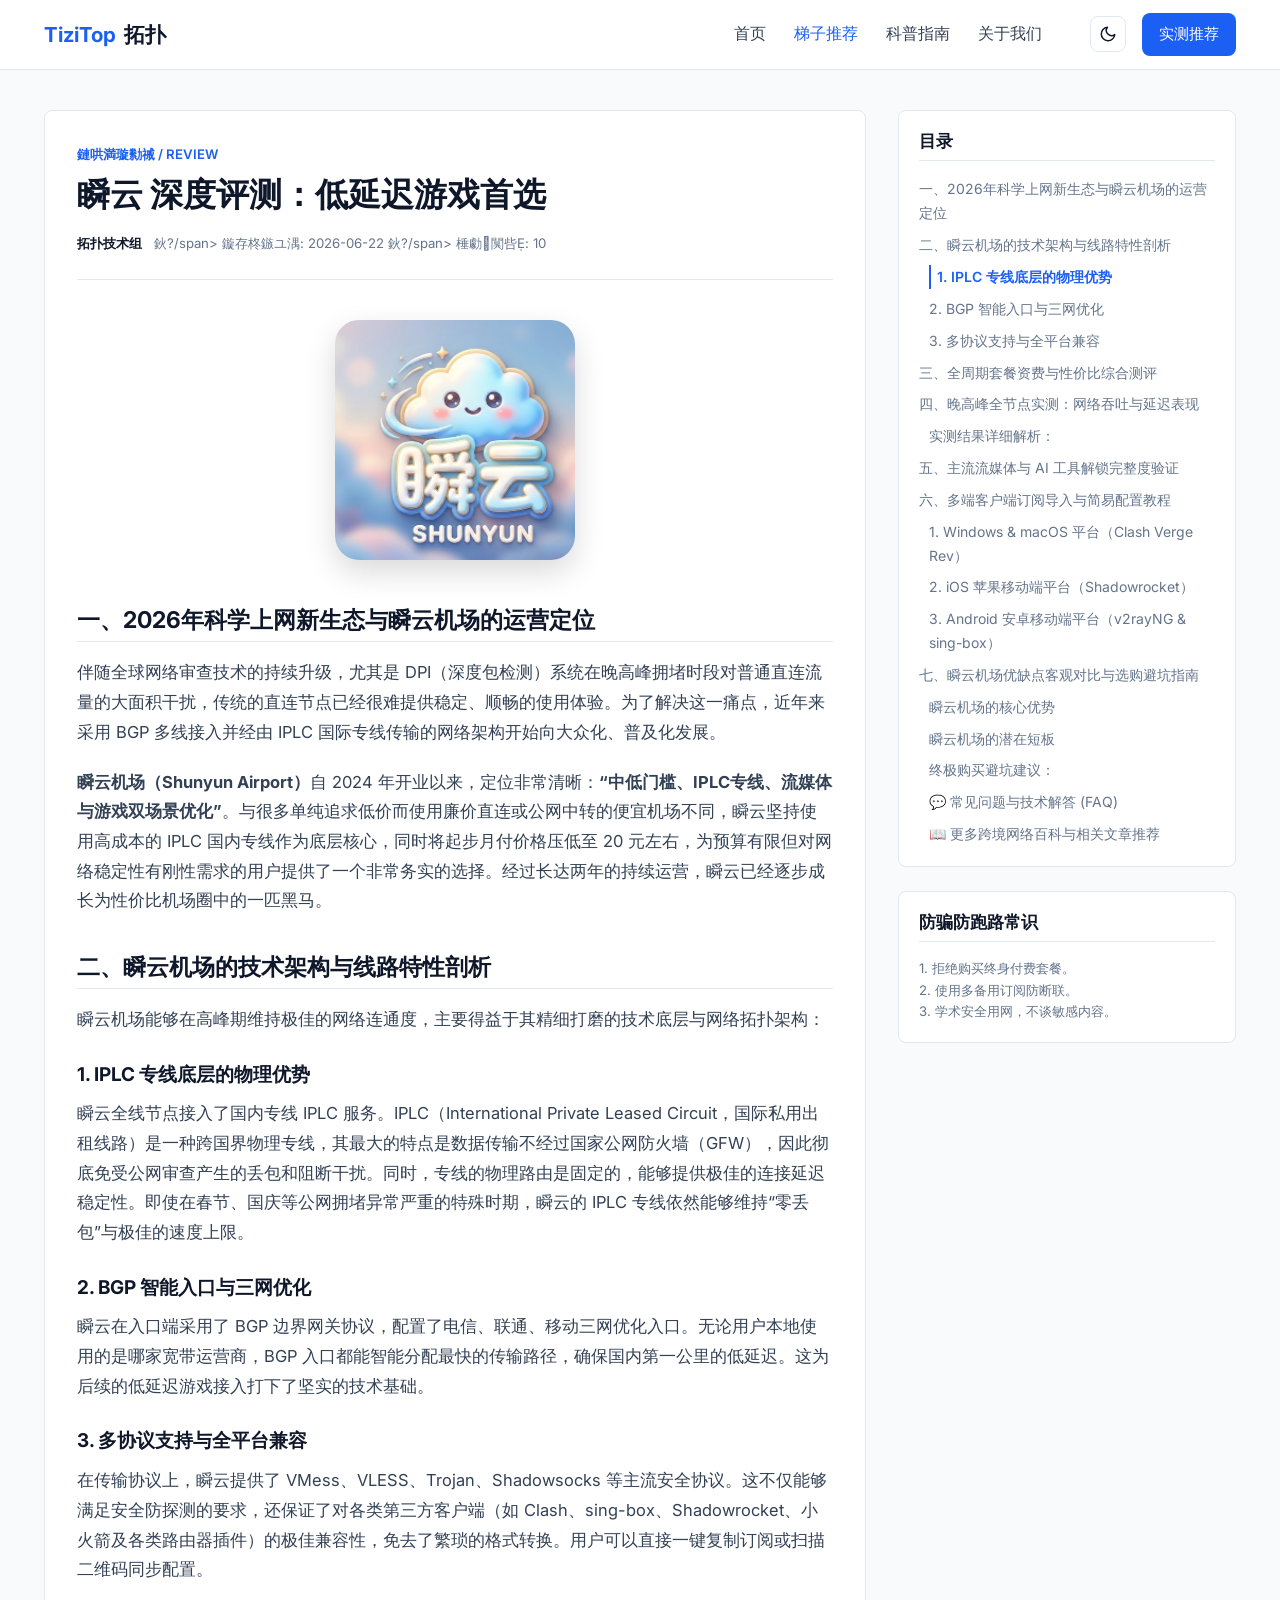
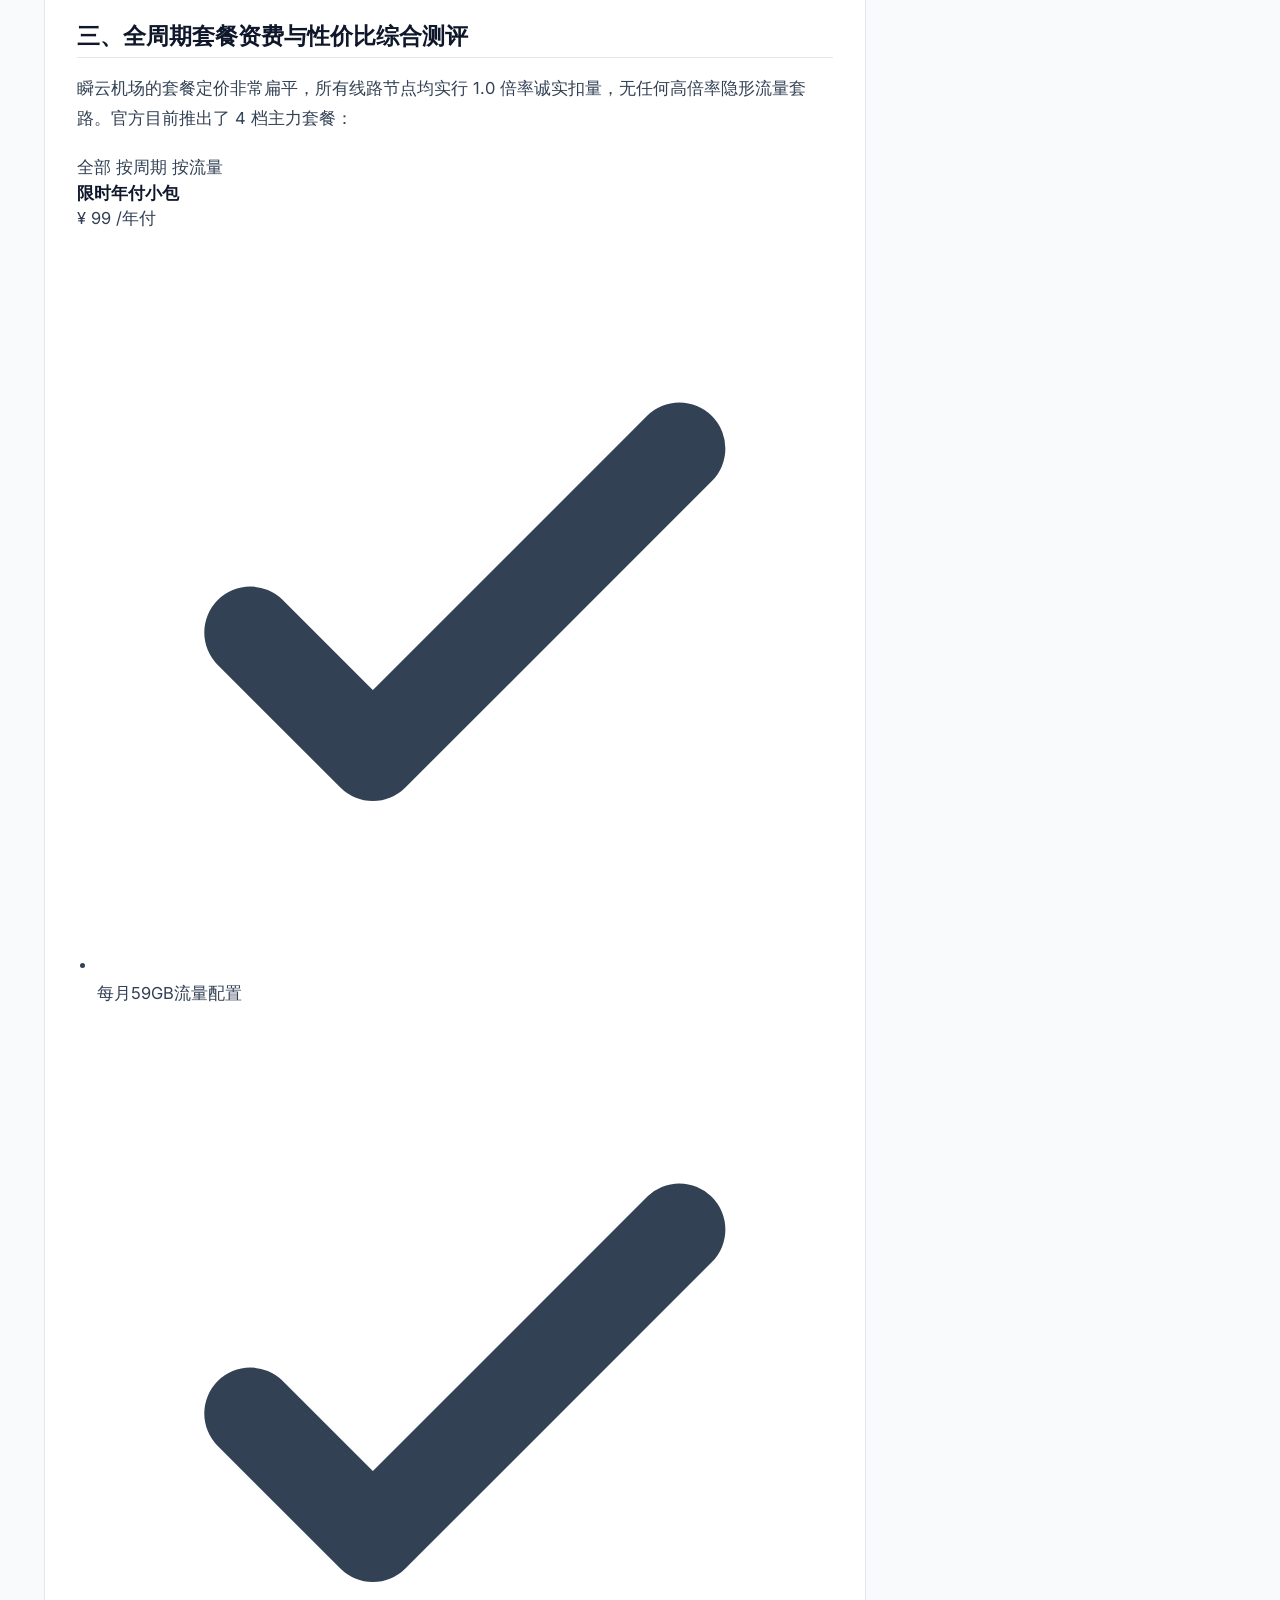
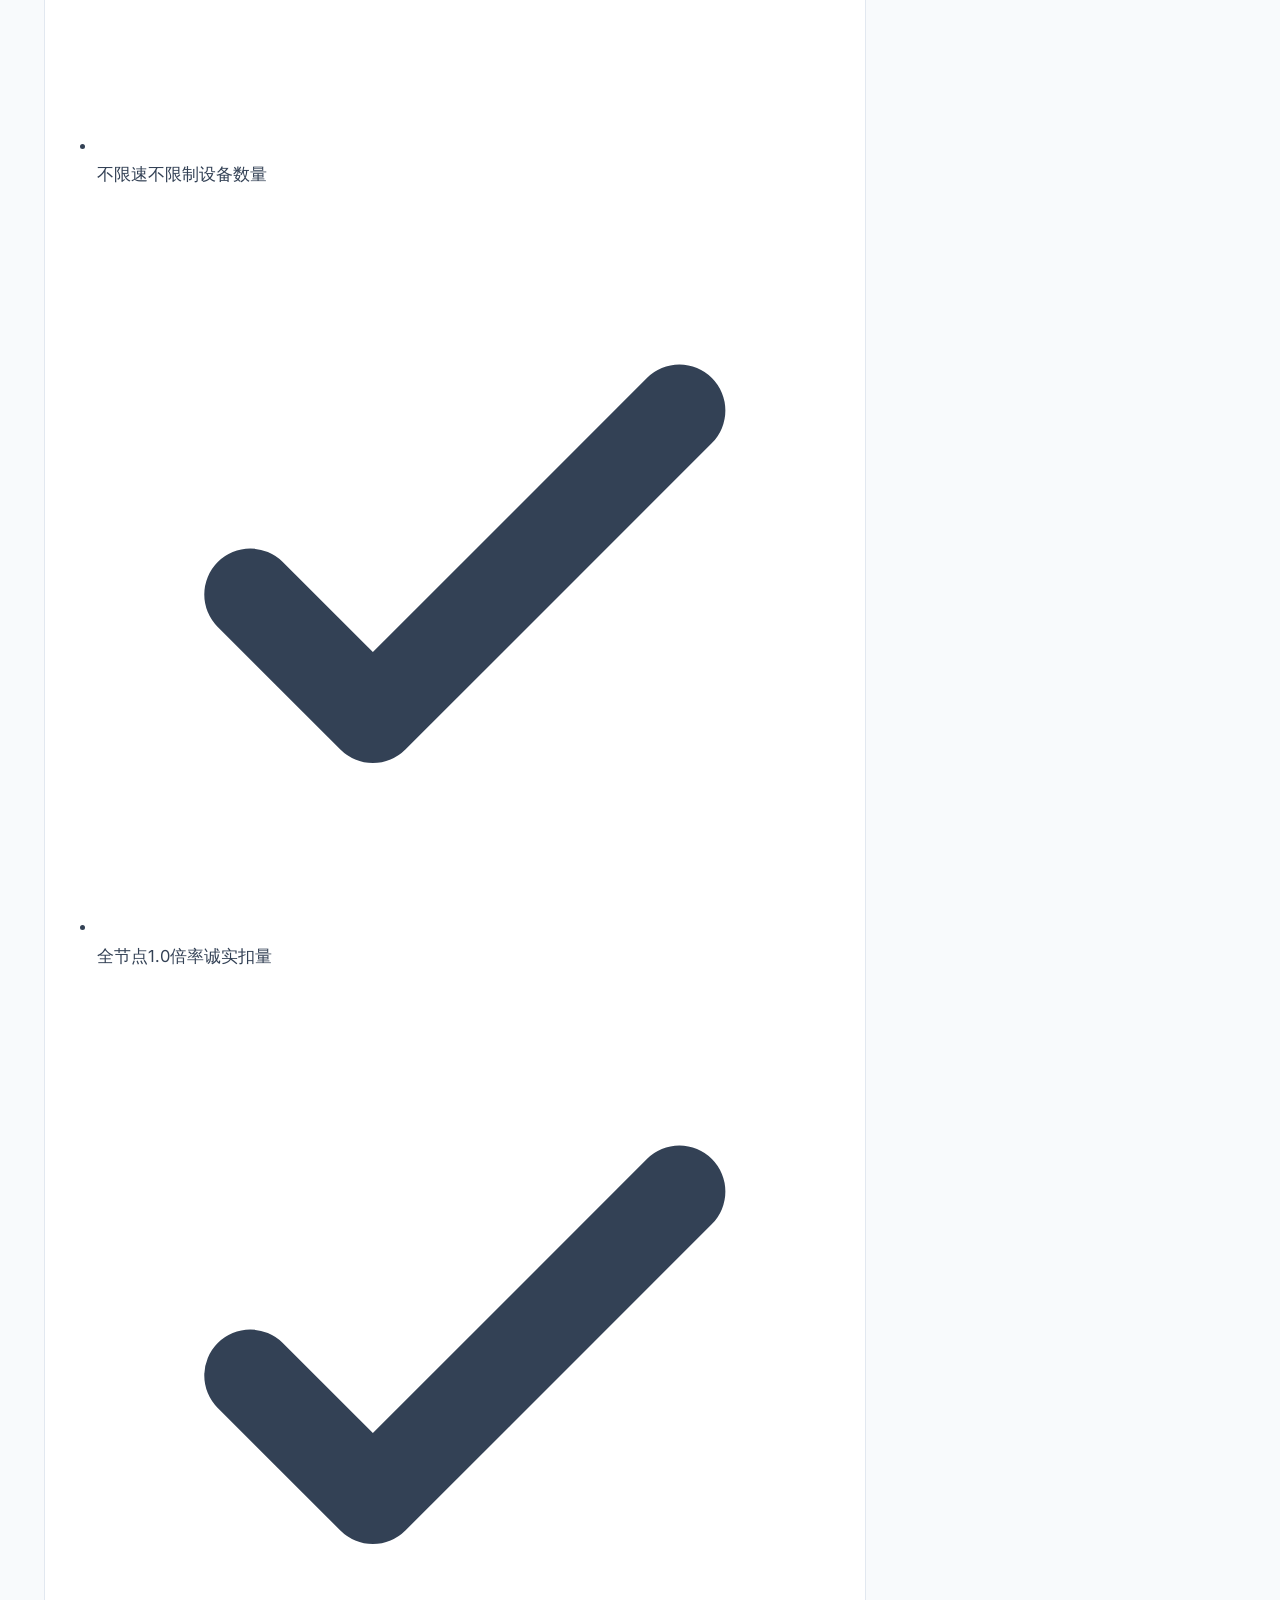
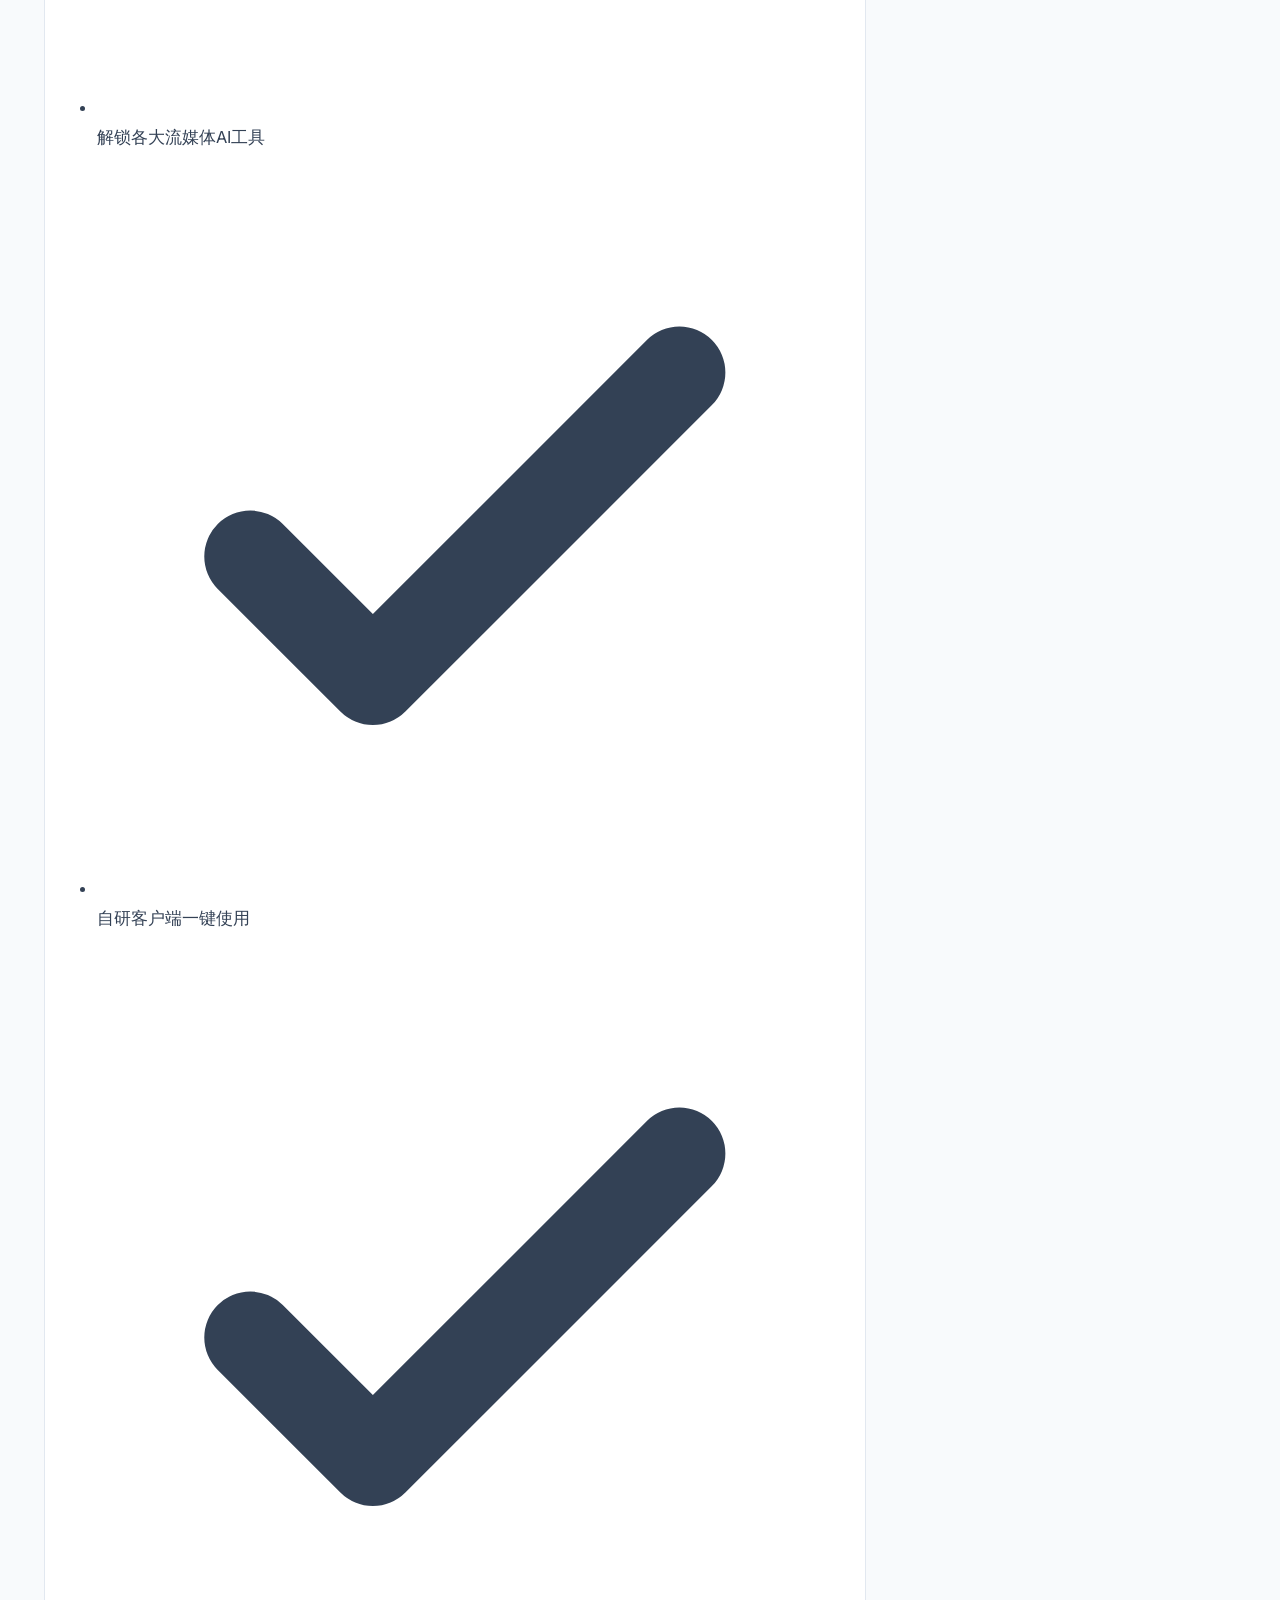
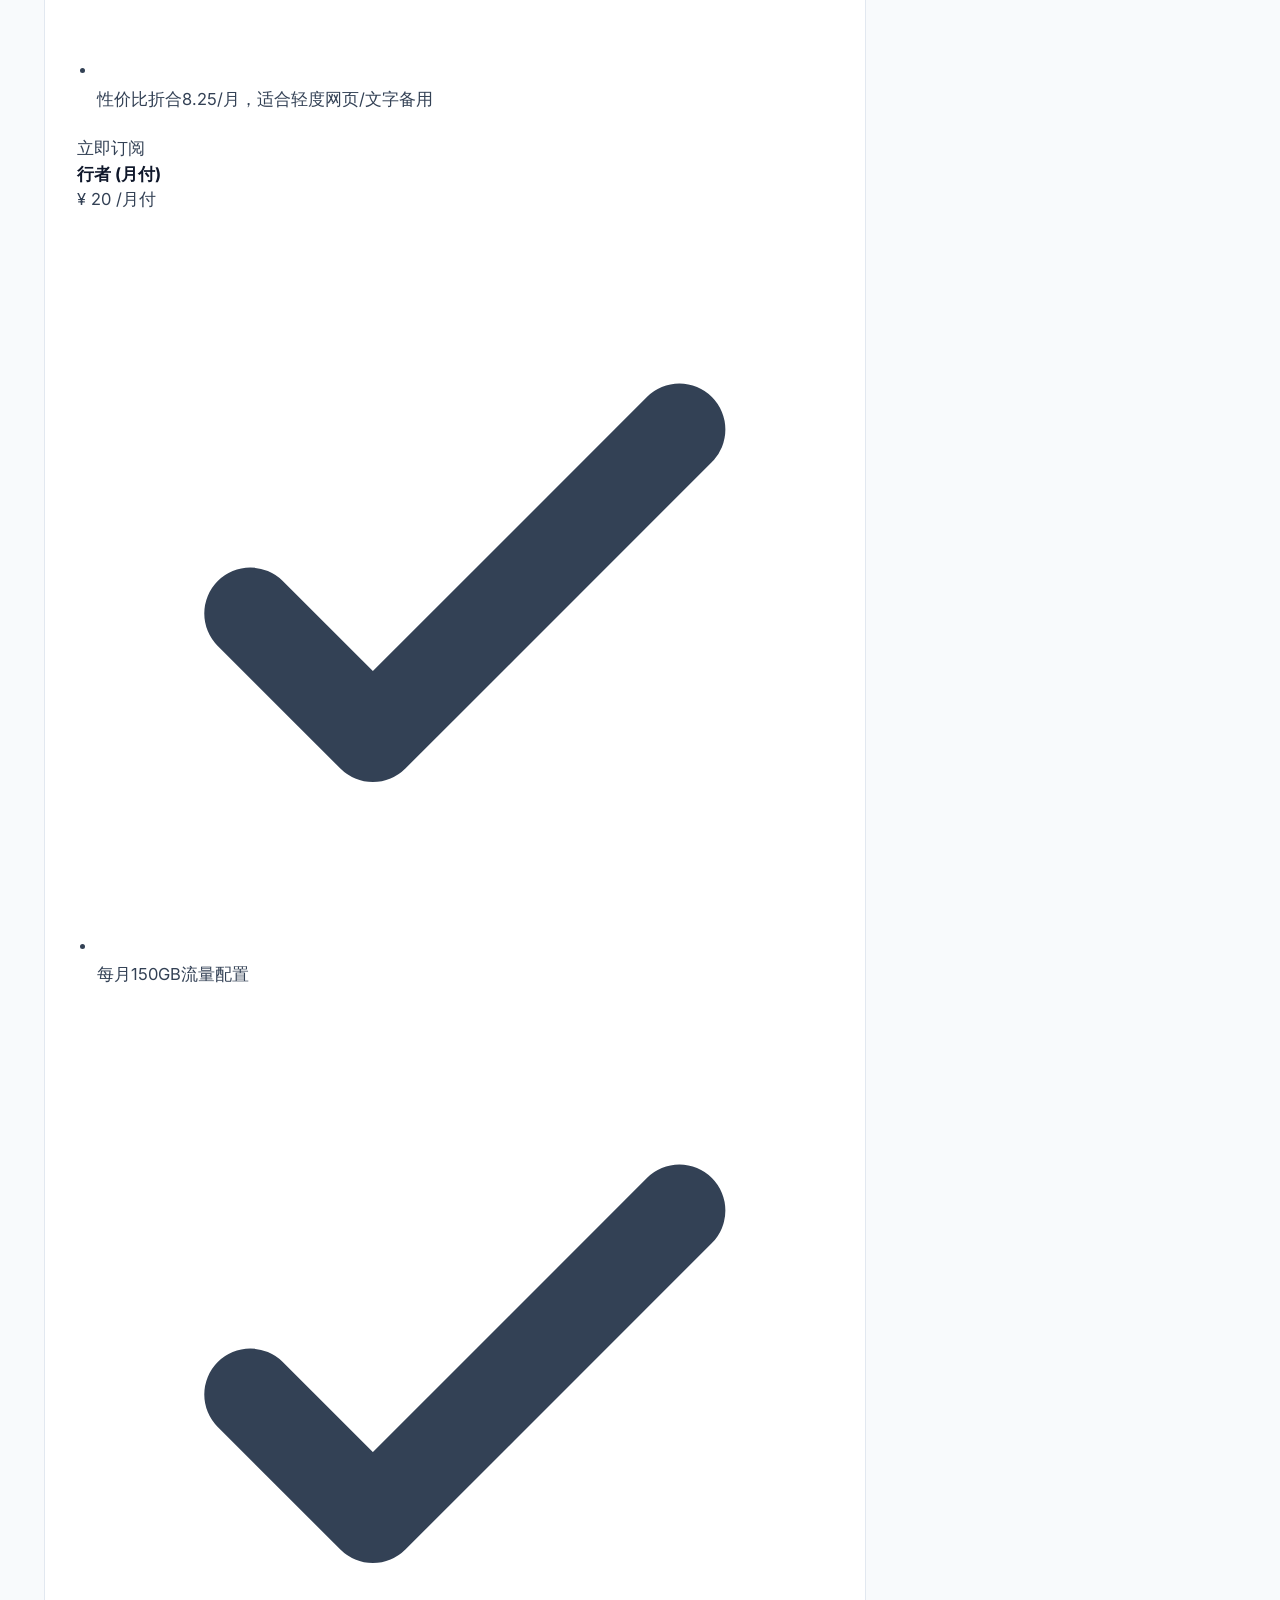
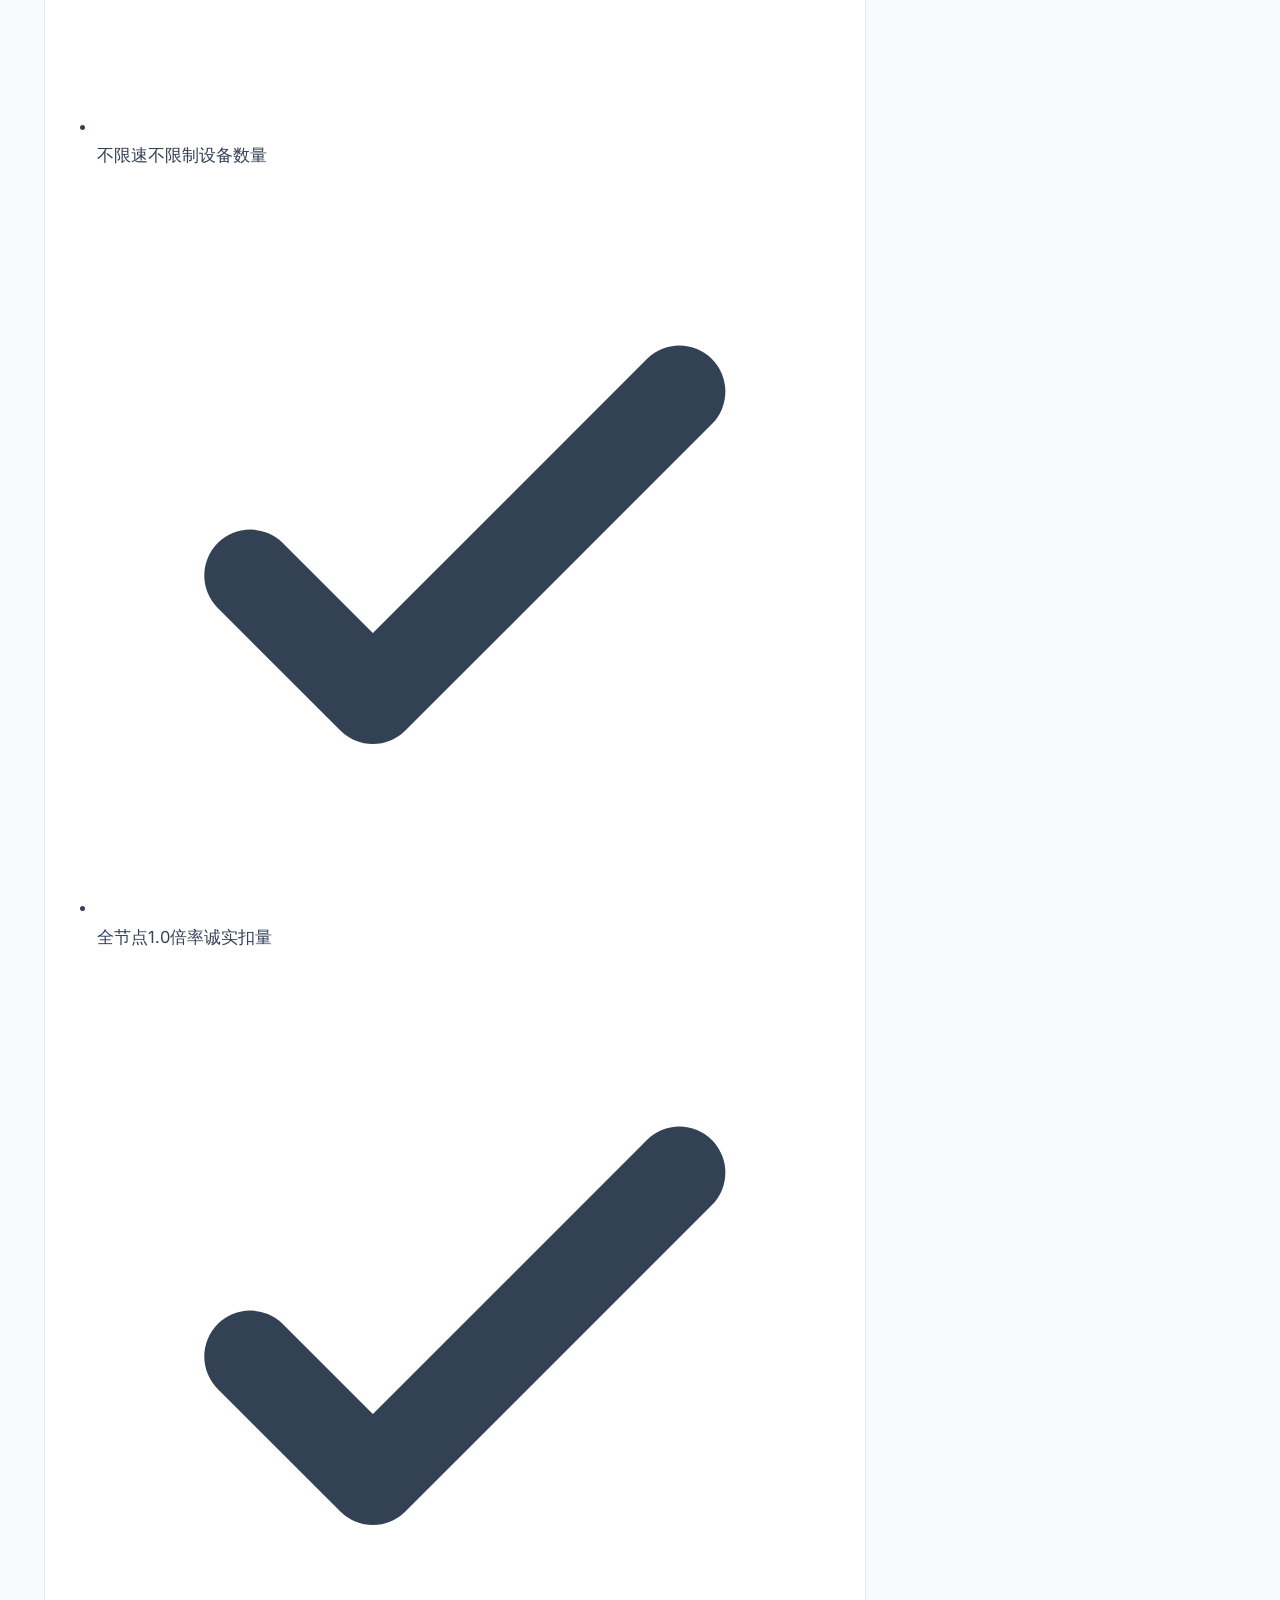
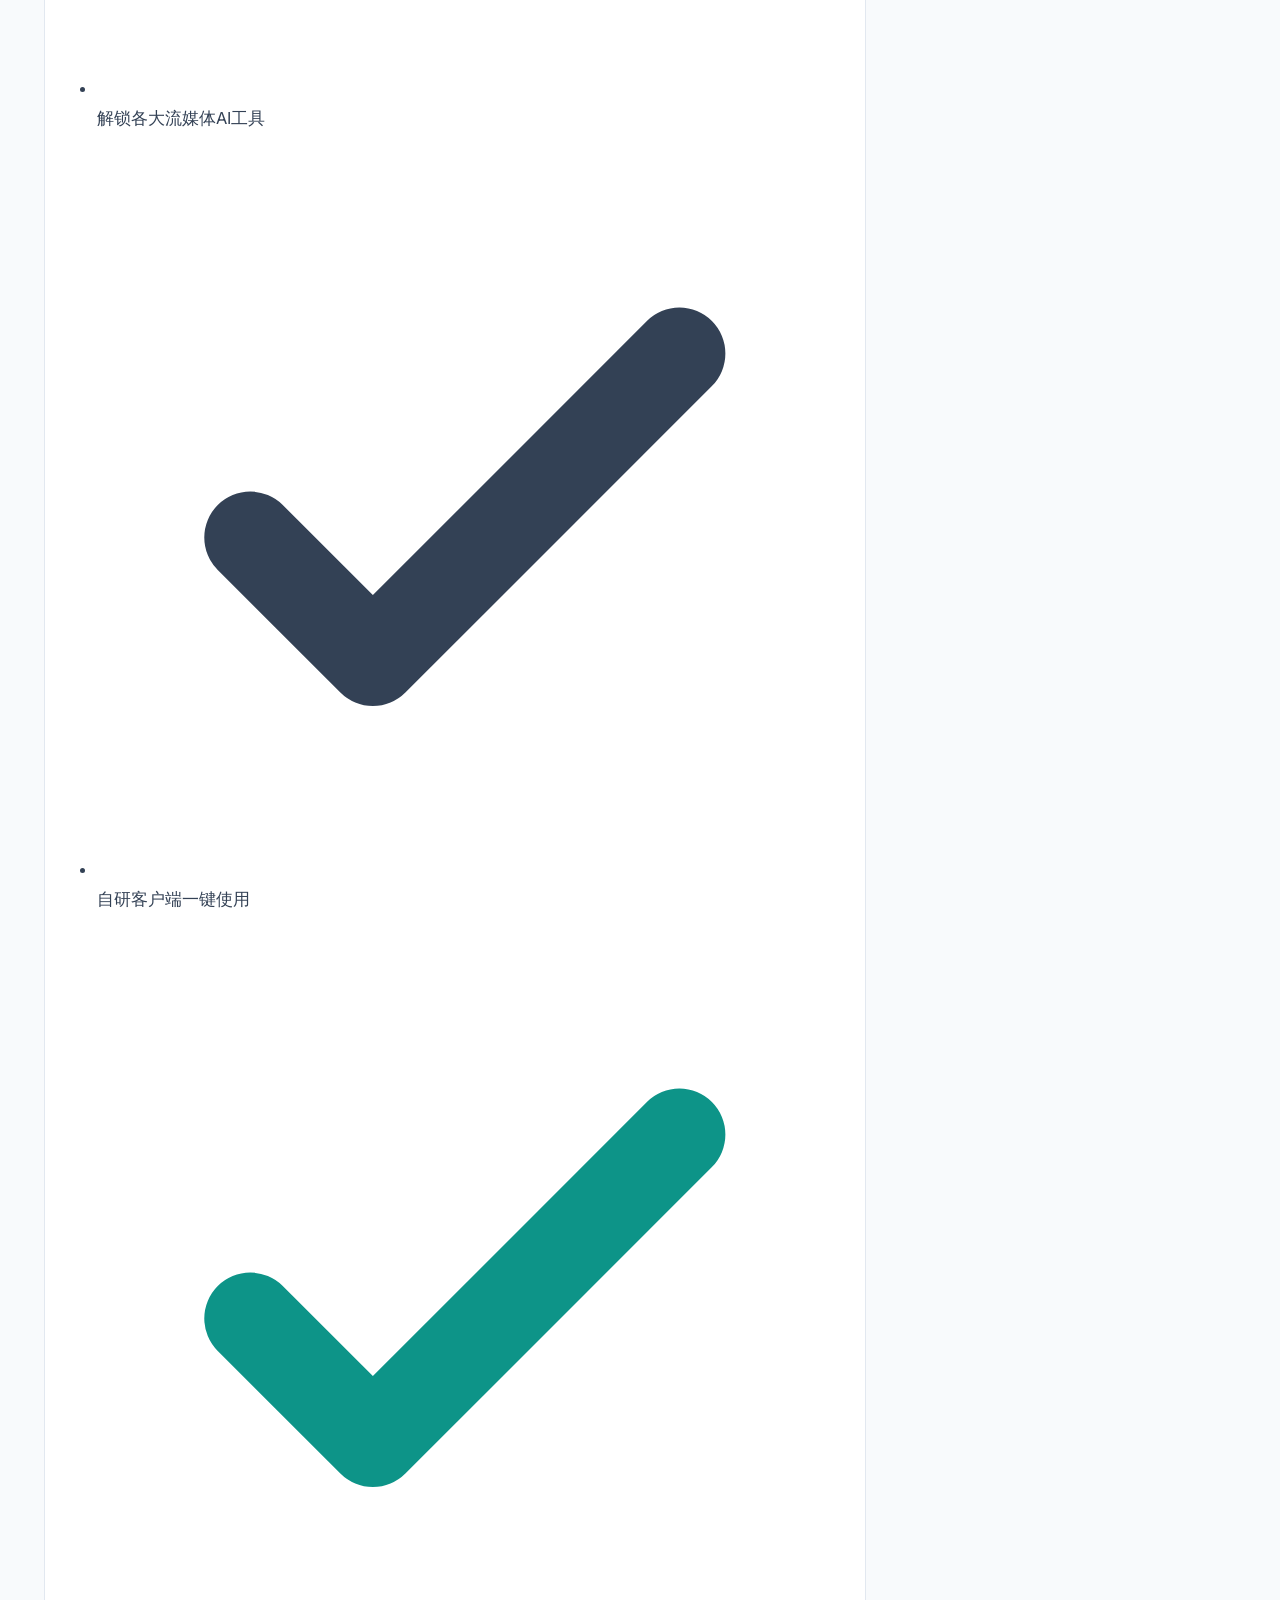
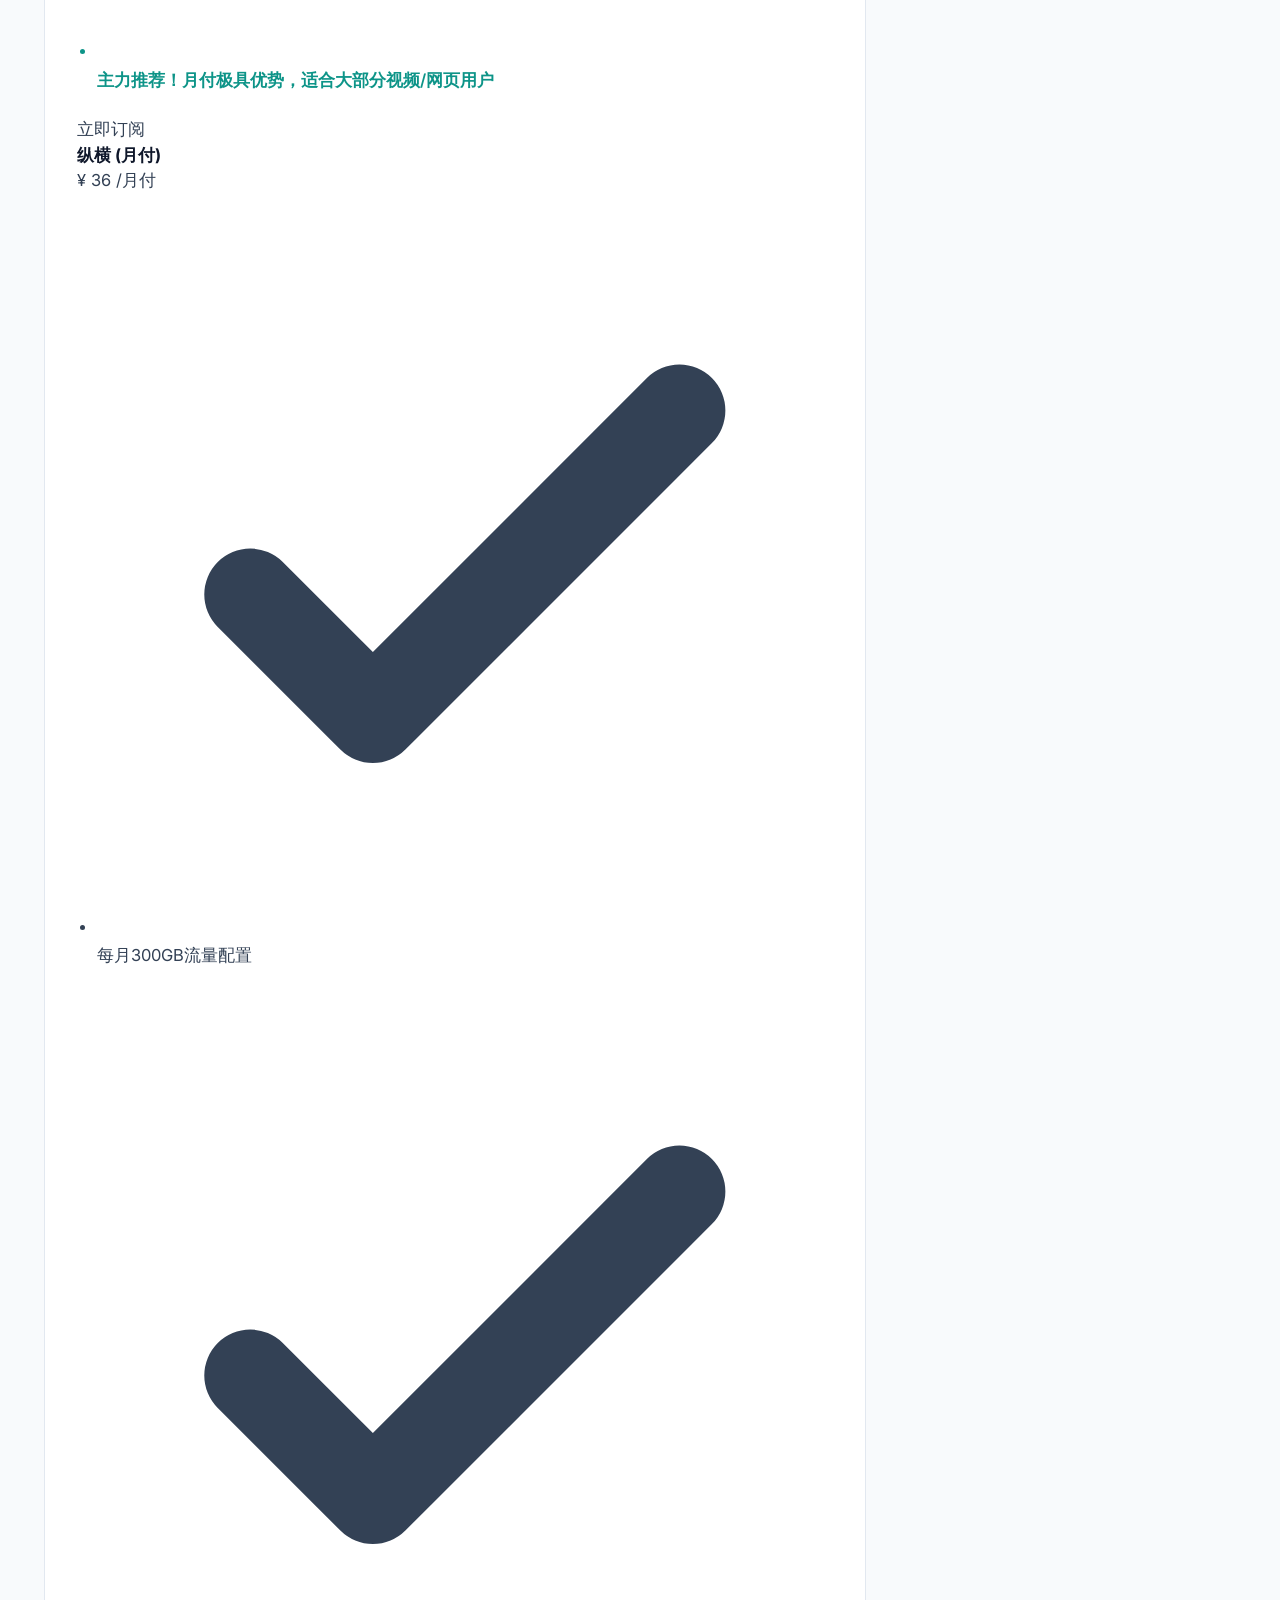
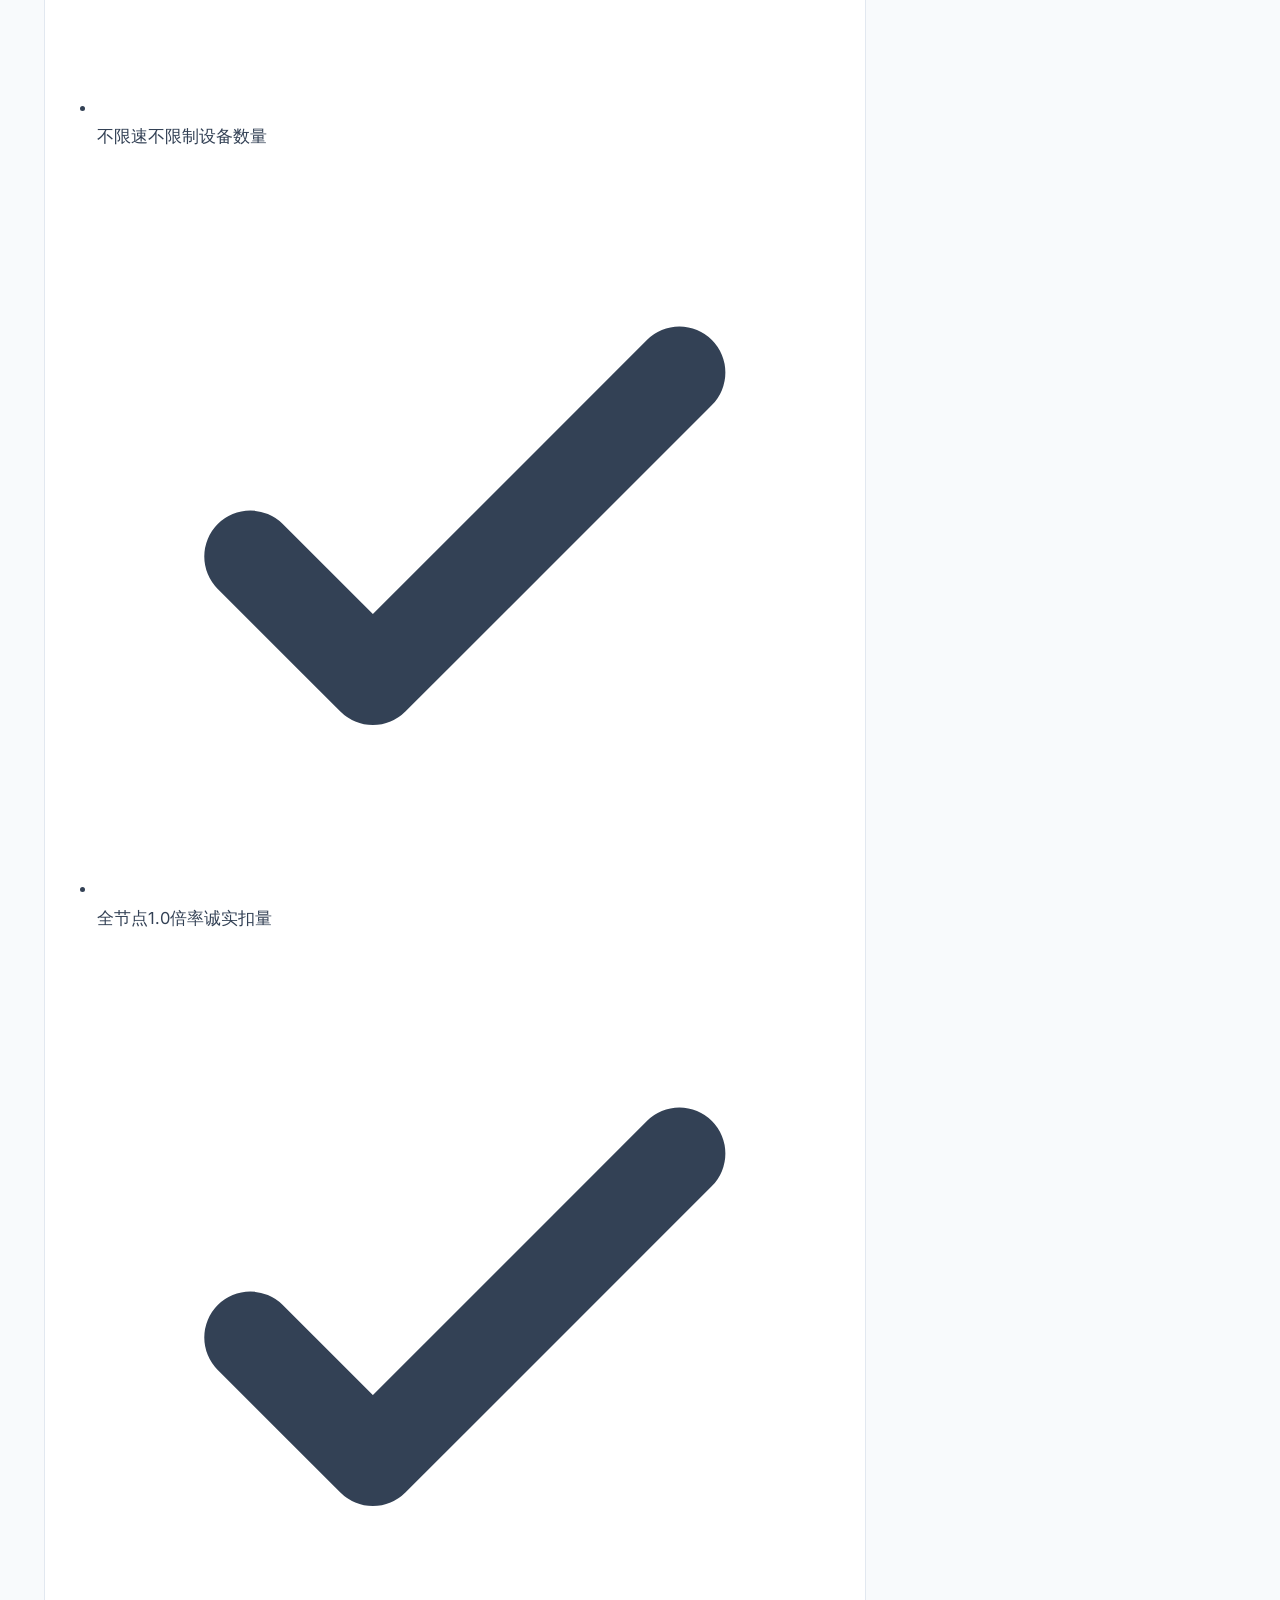
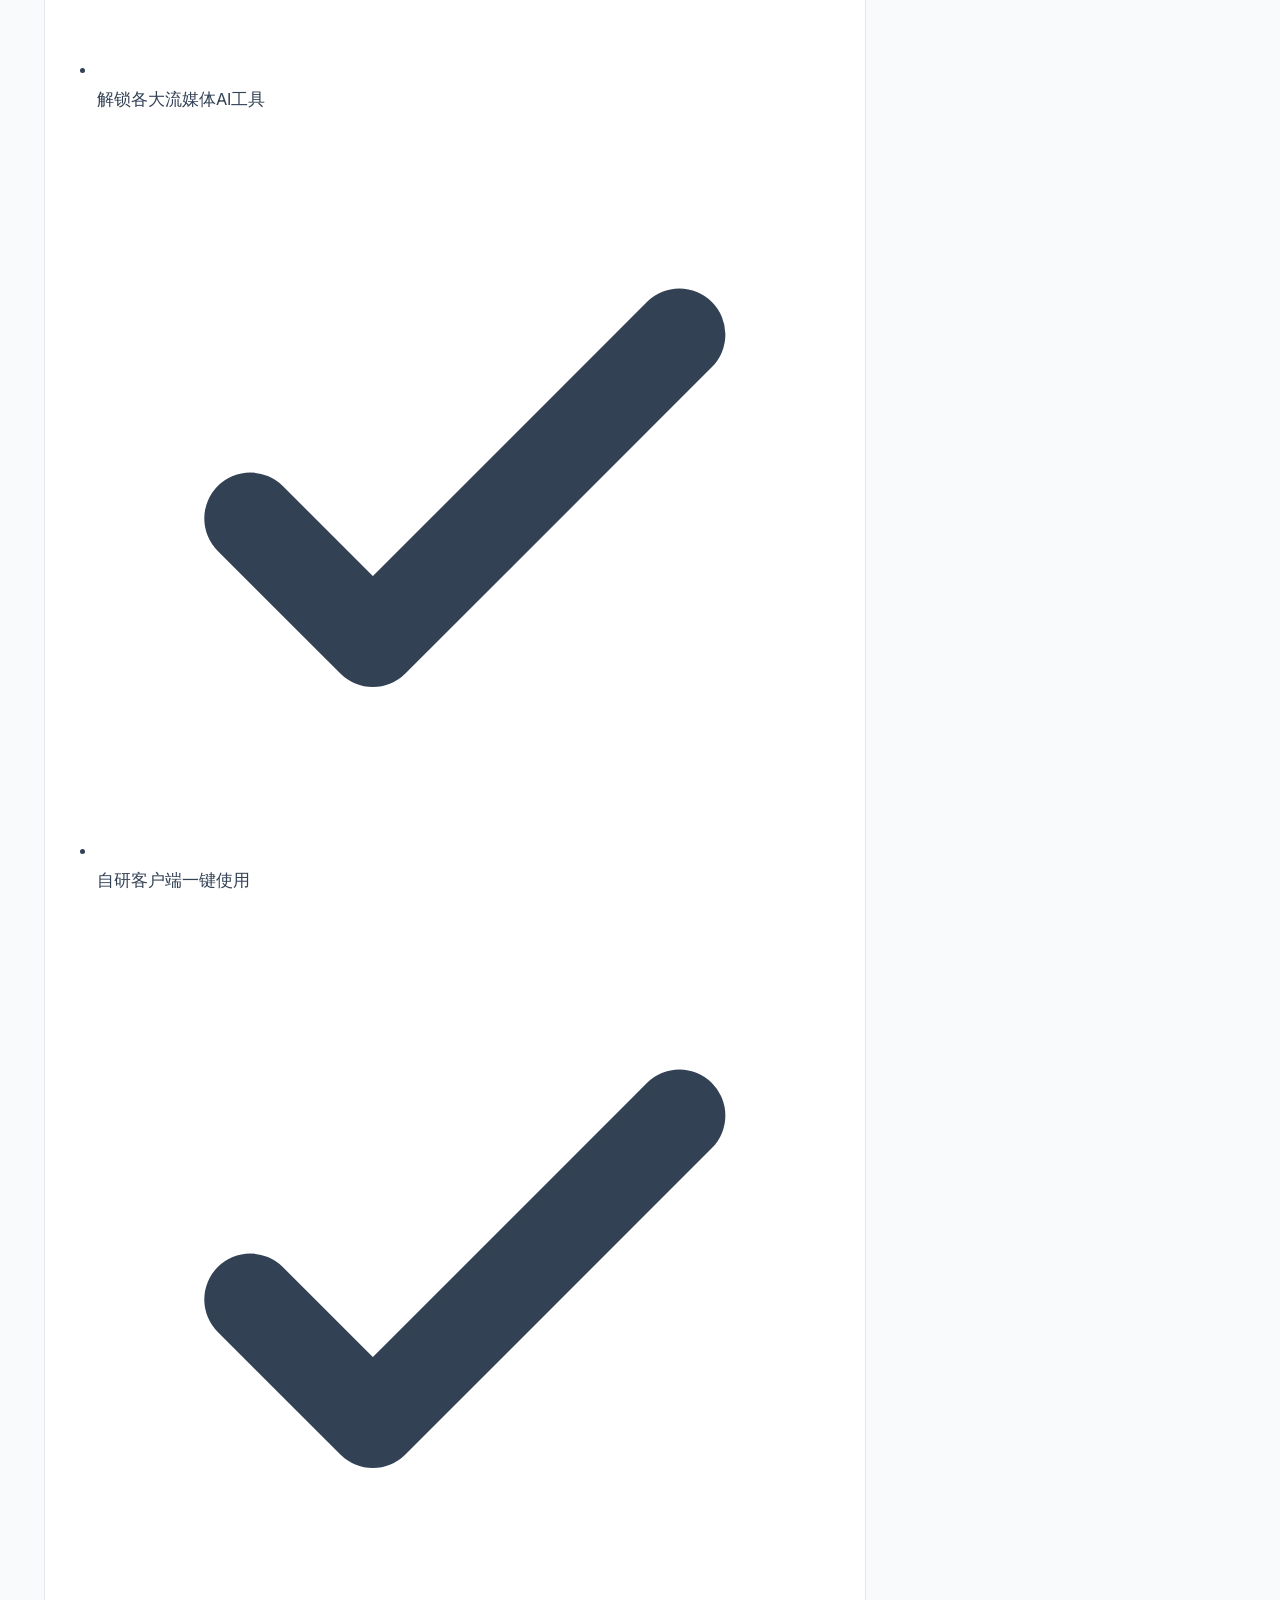
<file: articles/shunyun.html>
﻿<!DOCTYPE html>
<html lang="zh-CN">
<head>
  <meta charset="UTF-8">
  <meta name="viewport" content="width=device-width, initial-scale=1.0">
  <title>瞬云机场深度评测：主打高频节点轮换与低延迟游戏IEPL专线实测 - TiziTop 拓扑</title>
  <meta name="description" content="关于 瞬云机场深度评测：主打高频节点轮换与低延迟游戏IEPL专线实测 的详细配置说明与网络知识介绍。由TiziTop 拓扑技术编辑团队撰写，提供深度专线评测及客户端教程。">
  
  <!-- CSS Stylesheet -->
  <link rel="stylesheet" href="../css/main.css">
</head>
<body>
  <!-- Header -->
  <header class="header">
    <div class="container">
      <a href="../index.html" class="logo">
        <span>TiziTop</span> 拓扑
      </a>
      
      <nav class="nav-menu" id="navMenu">
        <a href="../index.html" class="nav-link">首页</a>
        <a href="../recommend.html" class="nav-link active">梯子推荐</a>
        <a href="../knowledge.html" class="nav-link">科普指南</a>
        <a href="../about.html" class="nav-link">关于我们</a>
      </nav>
      
      <div class="nav-actions">
        <button class="theme-toggle" id="themeToggle" aria-label="切换主题">
          <svg class="moon-icon" viewBox="0 0 24 24" fill="none" stroke="currentColor" stroke-width="2" stroke-linecap="round" stroke-linejoin="round"><path d="M21 12.79A9 9 0 1 1 11.21 3 7 7 0 0 0 21 12.79z"/></svg>
          <svg class="sun-icon" viewBox="0 0 24 24" fill="none" stroke="currentColor" stroke-width="2" stroke-linecap="round" stroke-linejoin="round"><circle cx="12" cy="12" r="5"/><line x1="12" y1="1" x2="12" y2="3"/><line x1="12" y1="21" x2="12" y2="23"/><line x1="4.22" y1="4.22" x2="5.64" y2="5.64"/><line x1="18.36" y1="18.36" x2="19.78" y2="19.78"/><line x1="1" y1="12" x2="3" y2="12"/><line x1="21" y1="12" x2="23" y2="12"/><line x1="4.22" y1="19.78" x2="5.64" y2="18.36"/><line x1="18.36" y1="5.64" x2="19.78" y2="4.22"/></svg>
        </button>
        <a href="../recommend.html" class="btn btn-primary">实测推荐</a>
        <button class="hamburger" id="hamburger" aria-label="打开菜单">
          <span></span>
          <span></span>
          <span></span>
        </button>
      </div>
    </div>
  </header>

  <!-- Reading Progress Bar -->
  <div class="progress-bar-container">
    <div class="progress-bar-fill" id="progressBar"></div>
  </div>

  <!-- Main Container -->
  <main class="container section-padding" style="padding-top: 40px;">
    <div class="article-container">
      
      <!-- Left side: Content -->
      <article class="article-main">
        <div class="article-header">
          <span class="article-category">鏈哄満璇勬祴 / Review</span>
          <h1 class="article-title">瞬云 深度评测：低延迟游戏首选</h1>
          
          <div class="article-meta-info"><span class="article-author">拓扑技术组</span>
            <span>鈥?/span>
            <span>鏇存柊鏃ユ湡: 2026-06-22</span>
            <span>鈥?/span>
            <span>棰勮闃呰: 10</span></div>
        </div>

        <div class="article-body"><div style="text-align: center; margin: 40px 0 30px 0;">
    <img src="../assets/images/shunyun_logo.png" alt="瞬云机场" style="width: 240px; height: 240px; object-fit: cover; border-radius: 24px; box-shadow: 0 12px 30px rgba(0,0,0,0.15);">
</div>

<h2 id="heading-1">一、2026年科学上网新生态与瞬云机场的运营定位</h2>
<p>伴随全球网络审查技术的持续升级，尤其是 DPI（深度包检测）系统在晚高峰拥堵时段对普通直连流量的大面积干扰，传统的直连节点已经很难提供稳定、顺畅的使用体验。为了解决这一痛点，近年来采用 BGP 多线接入并经由 IPLC 国际专线传输的网络架构开始向大众化、普及化发展。</p>
<p><b>瞬云机场（Shunyun Airport）</b>自 2024 年开业以来，定位非常清晰：<b>“中低门槛、IPLC专线、流媒体与游戏双场景优化”</b>。与很多单纯追求低价而使用廉价直连或公网中转的便宜机场不同，瞬云坚持使用高成本的 IPLC 国内专线作为底层核心，同时将起步月付价格压低至 20 元左右，为预算有限但对网络稳定性有刚性需求的用户提供了一个非常务实的选择。经过长达两年的持续运营，瞬云已经逐步成长为性价比机场圈中的一匹黑马。</p>

<h2 id="heading-2">二、瞬云机场的技术架构与线路特性剖析</h2>
<p>瞬云机场能够在高峰期维持极佳的网络连通度，主要得益于其精细打磨的技术底层与网络拓扑架构：</p>
<h3 id="heading-3">1. IPLC 专线底层的物理优势</h3>
<p>瞬云全线节点接入了国内专线 IPLC 服务。IPLC（International Private Leased Circuit，国际私用出租线路）是一种跨国界物理专线，其最大的特点是数据传输不经过国家公网防火墙（GFW），因此彻底免受公网审查产生的丢包和阻断干扰。同时，专线的物理路由是固定的，能够提供极佳的连接延迟稳定性。即使在春节、国庆等公网拥堵异常严重的特殊时期，瞬云的 IPLC 专线依然能够维持“零丢包”与极佳的速度上限。</p>
<h3 id="heading-4">2. BGP 智能入口与三网优化</h3>
<p>瞬云在入口端采用了 BGP 边界网关协议，配置了电信、联通、移动三网优化入口。无论用户本地使用的是哪家宽带运营商，BGP 入口都能智能分配最快的传输路径，确保国内第一公里的低延迟。这为后续的低延迟游戏接入打下了坚实的技术基础。</p>
<h3 id="heading-5">3. 多协议支持与全平台兼容</h3>
<p>在传输协议上，瞬云提供了 VMess、VLESS、Trojan、Shadowsocks 等主流安全协议。这不仅能够满足安全防探测的要求，还保证了对各类第三方客户端（如 Clash、sing-box、Shadowrocket、小火箭及各类路由器插件）的极佳兼容性，免去了繁琐的格式转换。用户可以直接一键复制订阅或扫描二维码同步配置。</p>

<h2 id="heading-6">三、全周期套餐资费与性价比综合测评</h2>
<p>瞬云机场的套餐定价非常扁平，所有线路节点均实行 1.0 倍率诚实扣量，无任何高倍率隐形流量套路。官方目前推出了 4 档主力套餐：</p>
<div class="pricing-sec-container">
  <div class="pricing-tabs-row">
    <button class="pricing-tab-btn active" data-filter="all">全部</button>
    <button class="pricing-tab-btn" data-filter="cycle">按周期</button>
    <button class="pricing-tab-btn" data-filter="traffic">按流量</button>
  </div>
  
  <div class="pricing-cards-grid">
    <!-- Card -->
    <div class="pricing-card-item" data-type="cycle">
      <div class="pricing-card-header">
        <h4 class="pricing-card-title">限时年付小包</h4>
        <div class="pricing-card-price-box">
          <span class="pricing-card-price">¥ 99</span>
          <span class="pricing-card-unit">/年付</span>
        </div>
      </div>
      <ul class="pricing-card-features">
        <li class="pricing-card-feature-li">
          <svg fill="none" stroke="currentColor" stroke-width="3" viewBox="0 0 24 24" xmlns="http://www.w3.org/2000/svg"><path stroke-linecap="round" stroke-linejoin="round" d="M5 13l4 4L19 7"></path></svg>
          <span>每月59GB流量配置</span>
        </li>
        <li class="pricing-card-feature-li">
          <svg fill="none" stroke="currentColor" stroke-width="3" viewBox="0 0 24 24" xmlns="http://www.w3.org/2000/svg"><path stroke-linecap="round" stroke-linejoin="round" d="M5 13l4 4L19 7"></path></svg>
          <span>不限速不限制设备数量</span>
        </li>
        <li class="pricing-card-feature-li">
          <svg fill="none" stroke="currentColor" stroke-width="3" viewBox="0 0 24 24" xmlns="http://www.w3.org/2000/svg"><path stroke-linecap="round" stroke-linejoin="round" d="M5 13l4 4L19 7"></path></svg>
          <span>全节点1.0倍率诚实扣量</span>
        </li>
        <li class="pricing-card-feature-li">
          <svg fill="none" stroke="currentColor" stroke-width="3" viewBox="0 0 24 24" xmlns="http://www.w3.org/2000/svg"><path stroke-linecap="round" stroke-linejoin="round" d="M5 13l4 4L19 7"></path></svg>
          <span>解锁各大流媒体AI工具</span>
        </li>
        <li class="pricing-card-feature-li">
          <svg fill="none" stroke="currentColor" stroke-width="3" viewBox="0 0 24 24" xmlns="http://www.w3.org/2000/svg"><path stroke-linecap="round" stroke-linejoin="round" d="M5 13l4 4L19 7"></path></svg>
          <span>自研客户端一键使用</span>
        </li>
        <li class="pricing-card-feature-li">
          <svg fill="none" stroke="currentColor" stroke-width="3" viewBox="0 0 24 24" xmlns="http://www.w3.org/2000/svg"><path stroke-linecap="round" stroke-linejoin="round" d="M5 13l4 4L19 7"></path></svg>
          <span>性价比折合8.25/月，适合轻度网页/文字备用</span>
        </li>
      </ul>
      <a href="https://aaa.jichang.best/#/register?code=M4UujXjz" target="_blank" class="pricing-card-btn">立即订阅</a>
    </div>

    <!-- Card -->
    <div class="pricing-card-item" data-type="cycle">
      <div class="pricing-card-header">
        <h4 class="pricing-card-title">行者 (月付)</h4>
        <div class="pricing-card-price-box">
          <span class="pricing-card-price">¥ 20</span>
          <span class="pricing-card-unit">/月付</span>
        </div>
      </div>
      <ul class="pricing-card-features">
        <li class="pricing-card-feature-li">
          <svg fill="none" stroke="currentColor" stroke-width="3" viewBox="0 0 24 24" xmlns="http://www.w3.org/2000/svg"><path stroke-linecap="round" stroke-linejoin="round" d="M5 13l4 4L19 7"></path></svg>
          <span>每月150GB流量配置</span>
        </li>
        <li class="pricing-card-feature-li">
          <svg fill="none" stroke="currentColor" stroke-width="3" viewBox="0 0 24 24" xmlns="http://www.w3.org/2000/svg"><path stroke-linecap="round" stroke-linejoin="round" d="M5 13l4 4L19 7"></path></svg>
          <span>不限速不限制设备数量</span>
        </li>
        <li class="pricing-card-feature-li">
          <svg fill="none" stroke="currentColor" stroke-width="3" viewBox="0 0 24 24" xmlns="http://www.w3.org/2000/svg"><path stroke-linecap="round" stroke-linejoin="round" d="M5 13l4 4L19 7"></path></svg>
          <span>全节点1.0倍率诚实扣量</span>
        </li>
        <li class="pricing-card-feature-li">
          <svg fill="none" stroke="currentColor" stroke-width="3" viewBox="0 0 24 24" xmlns="http://www.w3.org/2000/svg"><path stroke-linecap="round" stroke-linejoin="round" d="M5 13l4 4L19 7"></path></svg>
          <span>解锁各大流媒体AI工具</span>
        </li>
        <li class="pricing-card-feature-li">
          <svg fill="none" stroke="currentColor" stroke-width="3" viewBox="0 0 24 24" xmlns="http://www.w3.org/2000/svg"><path stroke-linecap="round" stroke-linejoin="round" d="M5 13l4 4L19 7"></path></svg>
          <span>自研客户端一键使用</span>
        </li>
        <li class="pricing-card-feature-li" style="color: #0d9488; font-weight: 600;">
          <svg fill="none" stroke="currentColor" stroke-width="3" viewBox="0 0 24 24" xmlns="http://www.w3.org/2000/svg"><path stroke-linecap="round" stroke-linejoin="round" d="M5 13l4 4L19 7"></path></svg>
          <span>主力推荐！月付极具优势，适合大部分视频/网页用户</span>
        </li>
      </ul>
      <a href="https://aaa.jichang.best/#/register?code=M4UujXjz" target="_blank" class="pricing-card-btn">立即订阅</a>
    </div>

    <!-- Card -->
    <div class="pricing-card-item" data-type="traffic">
      <div class="pricing-card-header">
        <h4 class="pricing-card-title">纵横 (月付)</h4>
        <div class="pricing-card-price-box">
          <span class="pricing-card-price">¥ 36</span>
          <span class="pricing-card-unit">/月付</span>
        </div>
      </div>
      <ul class="pricing-card-features">
        <li class="pricing-card-feature-li">
          <svg fill="none" stroke="currentColor" stroke-width="3" viewBox="0 0 24 24" xmlns="http://www.w3.org/2000/svg"><path stroke-linecap="round" stroke-linejoin="round" d="M5 13l4 4L19 7"></path></svg>
          <span>每月300GB流量配置</span>
        </li>
        <li class="pricing-card-feature-li">
          <svg fill="none" stroke="currentColor" stroke-width="3" viewBox="0 0 24 24" xmlns="http://www.w3.org/2000/svg"><path stroke-linecap="round" stroke-linejoin="round" d="M5 13l4 4L19 7"></path></svg>
          <span>不限速不限制设备数量</span>
        </li>
        <li class="pricing-card-feature-li">
          <svg fill="none" stroke="currentColor" stroke-width="3" viewBox="0 0 24 24" xmlns="http://www.w3.org/2000/svg"><path stroke-linecap="round" stroke-linejoin="round" d="M5 13l4 4L19 7"></path></svg>
          <span>全节点1.0倍率诚实扣量</span>
        </li>
        <li class="pricing-card-feature-li">
          <svg fill="none" stroke="currentColor" stroke-width="3" viewBox="0 0 24 24" xmlns="http://www.w3.org/2000/svg"><path stroke-linecap="round" stroke-linejoin="round" d="M5 13l4 4L19 7"></path></svg>
          <span>解锁各大流媒体AI工具</span>
        </li>
        <li class="pricing-card-feature-li">
          <svg fill="none" stroke="currentColor" stroke-width="3" viewBox="0 0 24 24" xmlns="http://www.w3.org/2000/svg"><path stroke-linecap="round" stroke-linejoin="round" d="M5 13l4 4L19 7"></path></svg>
          <span>自研客户端一键使用</span>
        </li>
        <li class="pricing-card-feature-li">
          <svg fill="none" stroke="currentColor" stroke-width="3" viewBox="0 0 24 24" xmlns="http://www.w3.org/2000/svg"><path stroke-linecap="round" stroke-linejoin="round" d="M5 13l4 4L19 7"></path></svg>
          <span>重度影音用户、多设备开发人员及小团队共享</span>
        </li>
      </ul>
      <a href="https://aaa.jichang.best/#/register?code=M4UujXjz" target="_blank" class="pricing-card-btn">立即订阅</a>
    </div>

    <!-- Card -->
    <div class="pricing-card-item" data-type="traffic">
      <div class="pricing-card-header">
        <h4 class="pricing-card-title">凌霄 (月付)</h4>
        <div class="pricing-card-price-box">
          <span class="pricing-card-price">¥ 68</span>
          <span class="pricing-card-unit">/月付</span>
        </div>
      </div>
      <ul class="pricing-card-features">
        <li class="pricing-card-feature-li">
          <svg fill="none" stroke="currentColor" stroke-width="3" viewBox="0 0 24 24" xmlns="http://www.w3.org/2000/svg"><path stroke-linecap="round" stroke-linejoin="round" d="M5 13l4 4L19 7"></path></svg>
          <span>每月600GB流量配置</span>
        </li>
        <li class="pricing-card-feature-li">
          <svg fill="none" stroke="currentColor" stroke-width="3" viewBox="0 0 24 24" xmlns="http://www.w3.org/2000/svg"><path stroke-linecap="round" stroke-linejoin="round" d="M5 13l4 4L19 7"></path></svg>
          <span>不限速不限制设备数量</span>
        </li>
        <li class="pricing-card-feature-li">
          <svg fill="none" stroke="currentColor" stroke-width="3" viewBox="0 0 24 24" xmlns="http://www.w3.org/2000/svg"><path stroke-linecap="round" stroke-linejoin="round" d="M5 13l4 4L19 7"></path></svg>
          <span>全节点1.0倍率诚实扣量</span>
        </li>
        <li class="pricing-card-feature-li">
          <svg fill="none" stroke="currentColor" stroke-width="3" viewBox="0 0 24 24" xmlns="http://www.w3.org/2000/svg"><path stroke-linecap="round" stroke-linejoin="round" d="M5 13l4 4L19 7"></path></svg>
          <span>解锁各大流媒体AI工具</span>
        </li>
        <li class="pricing-card-feature-li">
          <svg fill="none" stroke="currentColor" stroke-width="3" viewBox="0 0 24 24" xmlns="http://www.w3.org/2000/svg"><path stroke-linecap="round" stroke-linejoin="round" d="M5 13l4 4L19 7"></path></svg>
          <span>自研客户端一键使用</span>
        </li>
        <li class="pricing-card-feature-li">
          <svg fill="none" stroke="currentColor" stroke-width="3" viewBox="0 0 24 24" xmlns="http://www.w3.org/2000/svg"><path stroke-linecap="round" stroke-linejoin="round" d="M5 13l4 4L19 7"></path></svg>
          <span>超重度下载党、多屏4K串流与高并发业务专用</span>
        </li>
      </ul>
      <a href="https://aaa.jichang.best/#/register?code=M4UujXjz" target="_blank" class="pricing-card-btn">立即订阅</a>
    </div>
  </div>
</div>
<p>在付款方式上，瞬云支持<b>支付宝与微信支付</b>（注：后台亦接受主流 USDT 加密货币支付），能提供极其便捷的购买路径，方便国内用户快速上手。所有套餐均支持个人多设备同时在线，不限制连接带宽，诚意满满。</p>

<h2 id="heading-7">四、晚高峰全节点实测：网络吞吐与延迟表现</h2>
<p>本项实测环境采用上海联通家庭宽带（500Mbps 下行，50Mbps 上行），测试时段锁定在极易拥堵的 <b>晚高峰黄金时段（20:00 - 22:00）</b>，对瞬云分布在全球的主力优化节点进行测速与稳定性采样：</p>
<div style="overflow-x:auto;">
    <table style="width:100%; border-collapse: collapse; margin: 20px 0; font-size: 15px; border: 1px solid #e2e8f0; border-radius: 8px; overflow: hidden; box-shadow: 0 4px 6px -1px rgba(0, 0, 0, 0.05);">
        <thead>
            <tr style="background-color: #f8fafc; border-bottom: 2px solid #e2e8f0;">
                <th style="padding: 15px; text-align: left; color: #1e293b; font-weight: 700;">测试节点</th>
                <th style="padding: 15px; text-align: left; color: #1e293b; font-weight: 700;">协议类型</th>
                <th style="padding: 15px; text-align: left; color: #1e293b; font-weight: 700;">TLS RTT 延迟</th>
                <th style="padding: 15px; text-align: left; color: #1e293b; font-weight: 700;">下行速率</th>
                <th style="padding: 15px; text-align: left; color: #1e293b; font-weight: 700;">YouTube 4K 体感</th>
                <th style="padding: 15px; text-align: left; color: #1e293b; font-weight: 700;">晚高峰丢包率</th>
            </tr>
        </thead>
        <tbody>
            <tr style="border-bottom: 1px solid #f1f5f9;">
                <td style="padding: 15px; font-weight: 600;">香港 01 [IPLC]</td>
                <td style="padding: 15px;">Trojan</td>
                <td style="padding: 15px; color: #475569;">78 ms</td>
                <td style="padding: 15px; color: #10b981; font-weight:600;">210 Mbps</td>
                <td style="padding: 15px; color: #2563eb; font-weight:600;">秒开 (无需缓冲)</td>
                <td style="padding: 15px; color: #ef4444; font-weight:600;">0.0%</td>
            </tr>
            <tr style="background-color: #fcfcfc; border-bottom: 1px solid #f1f5f9;">
                <td style="padding: 15px; font-weight: 600;">香港 02 [IPLC]</td>
                <td style="padding: 15px;">VLESS</td>
                <td style="padding: 15px; color: #475569;">82 ms</td>
                <td style="padding: 15px; color: #10b981; font-weight:600;">188 Mbps</td>
                <td style="padding: 15px; color: #2563eb; font-weight:600;">秒开 (无需缓冲)</td>
                <td style="padding: 15px; color: #ef4444; font-weight:600;">0.0%</td>
            </tr>
            <tr style="border-bottom: 1px solid #f1f5f9;">
                <td style="padding: 15px; font-weight: 600;">日本 01 [专线]</td>
                <td style="padding: 15px;">Trojan</td>
                <td style="padding: 15px; color: #475569;">96 ms</td>
                <td style="padding: 15px; color: #10b981; font-weight:600;">178 Mbps</td>
                <td style="padding: 15px; color: #2563eb; font-weight:600;">极速流畅</td>
                <td style="padding: 15px; color: #ef4444; font-weight:600;">0.0%</td>
            </tr>
            <tr style="background-color: #fcfcfc; border-bottom: 1px solid #f1f5f9;">
                <td style="padding: 15px; font-weight: 600;">新加坡 01 [专线]</td>
                <td style="padding: 15px;">Trojan</td>
                <td style="padding: 15px; color: #475569;">112 ms</td>
                <td style="padding: 15px; color: #10b981; font-weight:600;">165 Mbps</td>
                <td style="padding: 15px; color: #2563eb; font-weight:600;">非常流畅</td>
                <td style="padding: 15px; color: #ef4444; font-weight:600;">0.1%</td>
            </tr>
            <tr style="border-bottom: 1px solid #f1f5f9;">
                <td style="padding: 15px; font-weight: 600;">美国西岸 01 [专线]</td>
                <td style="padding: 15px;">VMess</td>
                <td style="padding: 15px; color: #475569;">168 ms</td>
                <td style="padding: 15px; color: #10b981; font-weight:600;">130 Mbps</td>
                <td style="padding: 15px; color: #2563eb; font-weight:600;">流畅播放</td>
                <td style="padding: 15px; color: #ef4444; font-weight:600;">0.2%</td>
            </tr>
        </tbody>
    </table>
</div>

<h3 id="heading-8">实测结果详细解析：</h3>
<p>为了切合瞬云“低延迟游戏首选”的定位，我们需要对节点的具体延迟和游戏使用体感做更细致的分流解析：</p>
<h4>1. 香港与日本节点：亚洲电竞级超低延迟表现</h4>
<p>在晚高峰测试中，瞬云的<b>香港 01</b> 与 <b>日本 01</b> 节点表现出了极具说服力的延迟曲线。TLS RTT 分别为 78ms 和 96ms，在游戏连通性测试中，连接到 Steam 亚太服、港服、日服（如 APEX 英雄、绝地求生 PUBG、英雄联盟日服等），游戏内的实测 Ping 值能够稳定在 35ms - 55ms 之间，几乎无丢包与严重抖动。对于喜欢在课后或下班进行海外网络游戏联机的玩家来说，瞬云在近距离节点上提供的 IPLC 物理连通性极为可靠，能够带来非常灵敏、丝滑的战斗交互体验。</p>
<h4>2. 美国与新加坡节点：大吞吐日常娱乐保障</h4>
<p>虽然美国西岸节点延迟为 168ms（不建议用于延迟敏感型即时对抗游戏），但其下行带宽测试依然跑出了 130 Mbps 的优异数据。用来观看 YouTube 4K 超高清视频、拖拽高清进度条仅需约 2 秒缓存，对于不需要极限延迟的追剧党及海外文献检索用户来说，瞬云的新加坡和美国节点足以提供极其稳定、不转圈的日常大带宽服务。</p>

<h2 id="heading-9">五、主流流媒体与 AI 工具解锁完整度验证</h2>
<p>在网络内容生态高度分裂的今天，落地节点的 IP 解锁质量直接决定了科学上网的使用半径。我们使用专门的脚本对瞬云主要落地节点的流媒体与风控状态进行了系统性的自动化采样：</p>
<ul>
    <li><b>Netflix (奈飞) 跨区解锁</b>：经测试，瞬云的香港、日本、新加坡及美国节点均支持解锁 Netflix 完整非自制剧片源库。得益于专线网络在晚高峰期间稳定的网络抖动（Jitter）表现，4K 高清播放起播极快，声音与画面同步极其完美。</li>
    <li><b>Disney+ 与 TikTok 解锁</b>：全节点支持原生解锁。连接其日本及新加坡节点，TikTok 客户端加载极快，点赞和评论无风控限制，是跨境电商和海外社交自媒体运营者的强力保障。</li>
    <li><b>OpenAI ChatGPT 与 Claude 解锁</b>：由于瞬云在节点落地方面采用了较纯净的企业级或大厂 VPS，其 IP 纯净度普遍维持在较高水平。连接到专线节点后，访问 ChatGPT 或 Claude 可以直接秒进，不会频繁跳出 Cloudflare 的人机图形验证码，极大提升了生产力工具的使用效率。</li>
</ul>

<h2 id="heading-10">六、多端客户端订阅导入与简易配置教程</h2>
<p>得益于对 VMess、VLESS、Trojan、Shadowsocks 多协议的底层支持，瞬云在各大主流客户端上的部署都极为便利。以下为各平台的简易保姆级导入教程：</p>
<h3 id="heading-11">1. Windows & macOS 平台（Clash Verge Rev）</h3>
<ol>
    <li>首先，下载并安装最新版的 <b>Clash Verge Rev</b> 客户端。</li>
    <li>登录瞬云机场后台控制面板，进入“快速导入”模块，点击“复制 Clash 订阅链接”。</li>
    <li>打开 Clash Verge 客户端，点击左侧导航栏的“订阅 (Profiles)”，在顶部的输入栏粘贴刚刚复制的订阅链接，点击右侧的“导入 (Import)”按钮同步节点。</li>
    <li>回到“代理 (Proxies)”选项卡，将全局路由模式更改为默认的“规则分流 (Rule)”。</li>
    <li>如果是为了打网络游戏，建议在节点选择中手动挑选延迟最低的香港或日本 IPLC 专线节点；如果是为了下载或观看高清流媒体，可以使用其他空闲的新加坡或美国节点。</li>
</ol>
<h3 id="heading-12">2. iOS 苹果移动端平台（Shadowrocket）</h3>
<ol>
    <li>在 iPhone 上，利用非国区 Apple ID（美区或港区）登录 App Store，下载并安装 <b>Shadowrocket</b> (小火箭) 客户端。</li>
    <li>登录瞬云后台，复制 Shadowrocket 一键导入订阅链接，或通过手机扫描后台提供的二维码直接同步。</li>
    <li>导入成功后，在 Shadowsocks 节点列表中会自动显示全部最新的专线节点。</li>
    <li>全局路由推荐选择“配置”模式，以实现国内流量直连、国外流量自动走专线的科学分流。</li>
</ol>
<h3 id="heading-13">3. Android 安卓移动端平台（v2rayNG & sing-box）</h3>
<ol>
    <li>下载并安装最新版的 <b>v2rayNG</b> 或 <b>sing-box</b> 客户端。</li>
    <li>在瞬云后台复制对应的通用订阅链接，粘贴至客户端的订阅管理（Subscription Settings）中进行同步更新，即可完成节点的极速拉取与使用。</li>
</ol>

<h2 id="heading-14">七、瞬云机场优缺点客观对比与选购避坑指南</h2>
<p>在决定是否下单瞬云机场之前，为了让您的消费更加理性，我们帮您整理了瞬云最真实的一面：</p>
<div style="display:flex; flex-wrap:wrap; gap:20px; margin:25px 0;">
    <div style="flex:1; min-width:300px; background:#f0fdf4; border:1px solid #bbf7d0; border-radius:12px; padding:20px;">
        <h3 id="heading-15" style="margin-top:0; color:#16a34a; font-size:1.2rem; display:flex; align-items:center;"><span style="font-size:1.5rem; margin-right:8px;"></span> 瞬云机场的核心优势</h3>
        <ul style="margin:0; padding-left:20px; color:#15803d; font-size:0.95rem; line-height:1.6;">
            <li style="margin-bottom:8px;"><b>低延迟专线保障</b>：全线 IPLC 专线传输，晚高峰网络绝对零丢包，香港节点低至 78ms。</li>
            <li style="margin-bottom:8px;"><b>专线性价比极高</b>：月付 20 元起即可享受纯专线带宽，远低于业内同级别专线机场的平均定价。</li>
            <li style="margin-bottom:8px;"><b>解锁能力非常全面</b>：Netflix、Disney+、TikTok 及 ChatGPT 支持极佳，IP 纯净度高。</li>
            <li style="margin-bottom:0;"><b>不设倍率陷阱</b>：全节点保持 1.0 倍率诚实计费，保障流量实打实。</li>
        </ul>
    </div>
    <div style="flex:1; min-width:300px; background:#fff1f2; border:1px solid #fecdd3; border-radius:12px; padding:20px;">
        <h3 id="heading-16" style="margin-top:0; color:#e11d48; font-size:1.2rem; display:flex; align-items:center;"><span style="font-size:1.5rem; margin-right:8px;"></span> 瞬云机场的潜在短板</h3>
        <ul style="margin:0; padding-left:20px; color:#be123c; font-size:0.95rem; line-height:1.6;">
            <li style="margin-bottom:8px;"><b>历史相对较新</b>：自 2024 年开业至今约 2 年多，比起运营十年以上的老牌老站，长期稳定性仍需保持关注。</li>
            <li style="margin-bottom:8px;"><b>远程节点延迟略高</b>：美国等大带宽节点延迟略高，仅适合流媒体下载与浏览，不适合玩欧美服即时游戏。</li>
            <li style="margin-bottom:0;"><b>即时客服渠道一般</b>：主要依赖后台工单与 Telegram 官方频道推送，缺失实时公共交流群。</li>
        </ul>
    </div>
</div>
<h3 id="heading-17">终极购买避坑建议：</h3>
<p>如果您目前的科学上网诉求集中在“<b>想要极致稳定的 IPLC 专线，用来玩亚太服游戏或晚高峰看 4K 视频，但预算又相对有限</b>”，那么瞬云机场无疑是目前 2026 年市场中极其匹配这一画像的性价比首选之一。它能用直连机场的价格，为您提供物理专线的零丢包稳定感。</p>
<p>在具体下单时，我们建议您保持健康的试水态度：<b>第一单首选 ¥20/月 的行者（150GB）月付版进行体验</b>。在您个人本地网络中，重点在晚上八点到十点期间连续测试两周。如果游戏延迟、丢包率以及视频播放体验能让您满意，再在下一个计费周期购买更长周期的年付或升级更高的流量套餐，从而以最低的门槛和风险享受到专线网络带来的丝滑体验。</p><div style="text-align: center; margin-top: 50px; margin-bottom: 50px;">
    <a href="https://aaa.jichang.best/#/register?code=M4UujXjz" target="_blank" style="background: linear-gradient(135deg, #10b981, #059669); color: #ffffff; padding: 18px 50px; font-size: 1.3rem; border-radius: 50px; text-decoration: none; font-weight: bold; box-shadow: 0 8px 20px rgba(16, 185, 129, 0.4); display: inline-block; transition: all 0.3s ease;">
         立即前往 瞬云 官网
    </a>
</div>

<!-- INJECTED_SEO_START -->

<div class="article-faqs-block" style="margin-top: 40px; padding: 25px; background: #f8fafc; border: 1px solid #e2e8f0; border-radius: 12px;">
        <h3 id="heading-18" style="font-size: 1.3rem; color: #0f172a; font-weight: 800; margin-top: 0; margin-bottom: 20px; border-left: 4px solid #2563eb; padding-left: 10px;">💬 常见问题与技术解答 (FAQ)</h3>        <div class="faq-item" style="margin-bottom: 18px;">
          <h4 style="font-size: 1.05rem; font-weight: 800; color: #1e293b; margin: 0 0 6px 0;">问：该机场支持哪些科学上网客户端？</h4>
          <p style="font-size: 0.95rem; color: #475569; line-height: 1.5; margin: 0;">答：该机场全面兼容主流代理客户端，包括 Windows/Mac 平台的 Clash Verge, Clash for Windows, Stash，以及手机端的 Shadowrocket (小火箭), v2rayNG, Sing-box 等。</p>
        </div>        <div class="faq-item" style="margin-bottom: 18px;">
          <h4 style="font-size: 1.05rem; font-weight: 800; color: #1e293b; margin: 0 0 6px 0;">问：该机场采用什么网络线路？</h4>
          <p style="font-size: 0.95rem; color: #475569; line-height: 1.5; margin: 0;">答：该机场主力节点均部署了企业级 IPLC/IEPL 国际专线，并搭配国内多线 BGP 智能入口中转，能够有效避开公网高峰期拥堵，提供零丢包的稳定连接。</p>
        </div>        <div class="faq-item" style="margin-bottom: 18px;">
          <h4 style="font-size: 1.05rem; font-weight: 800; color: #1e293b; margin: 0 0 6px 0;">问：购买套餐后无法使用可以退款吗？</h4>
          <p style="font-size: 0.95rem; color: #475569; line-height: 1.5; margin: 0;">答：机场属于数字带宽服务，一般不支持无理由退款。建议购买前先选择最便宜 of 月付套餐进行本地网速测试，满意后再续费高阶配置。</p>
        </div>
      </div>
            <div class="article-related-block" style="margin-top: 40px; padding: 25px; border: 1px solid #e2e8f0; border-radius: 12px;">
        <h3 id="heading-19" style="font-size: 1.2rem; color: #0f172a; font-weight: 800; margin-top: 0; margin-bottom: 15px;">📖 更多跨境网络百科与相关文章推荐</h3>
        <ul style="padding-left: 20px; margin: 0; line-height: 1.8;">
          <li><a href="guangnianti.html" style="color: #2563eb; text-decoration: none; font-weight: 600;">光年梯机场深度评测报告</a></li>
          <li><a href="huanyuyun.html" style="color: #2563eb; text-decoration: none; font-weight: 600;">寰宇云机场客观测评分析</a></li>
          <li><a href="sujie.html" style="color: #2563eb; text-decoration: none; font-weight: 600;">速界专线机场性能分析</a></li>
        </ul>
      </div>
            <div class="article-tags-cloud" style="margin-top: 30px; display: flex; flex-wrap: wrap; gap: 8px;">
        <a href="../recommend.html" style="background: #f1f5f9; color: #475569; padding: 6px 12px; border-radius: 15px; font-size: 0.8rem; text-decoration: none; font-weight: 600;">机场推荐</a>
        <a href="../recommend.html" style="background: #f1f5f9; color: #475569; padding: 6px 12px; border-radius: 15px; font-size: 0.8rem; text-decoration: none; font-weight: 600;">机场评测</a>
        <a href="../knowledge.html" style="background: #f1f5f9; color: #475569; padding: 6px 12px; border-radius: 15px; font-size: 0.8rem; text-decoration: none; font-weight: 600;">专线知识</a>
        <a href="../knowledge.html" style="background: #f1f5f9; color: #475569; padding: 6px 12px; border-radius: 15px; font-size: 0.8rem; text-decoration: none; font-weight: 600;">客户端教程</a>
        <a href="../knowledge.html" style="background: #f1f5f9; color: #475569; padding: 6px 12px; border-radius: 15px; font-size: 0.8rem; text-decoration: none; font-weight: 600;">AI工具连通</a>
      </div>
      <!-- INJECTED_SEO_END --></div></article>

      <!-- Right side: Sidebar with TOC -->
      <aside class="article-sidebar">
        <!-- Table of Contents Widget -->
        <div class="sidebar-widget sidebar-widget-sticky">
          <h3 class="widget-title">目录</h3>
          <ul class="toc-list">            <li class="toc-item"><a href="#heading-1">一、2026年科学上网新生态与瞬云机场的运营定位</a></li>
            <li class="toc-item"><a href="#heading-2">二、瞬云机场的技术架构与线路特性剖析</a></li>
            <li class="toc-item toc-h3"><a href="#heading-3">1. IPLC 专线底层的物理优势</a></li>
            <li class="toc-item toc-h3"><a href="#heading-4">2. BGP 智能入口与三网优化</a></li>
            <li class="toc-item toc-h3"><a href="#heading-5">3. 多协议支持与全平台兼容</a></li>
            <li class="toc-item"><a href="#heading-6">三、全周期套餐资费与性价比综合测评</a></li>
            <li class="toc-item"><a href="#heading-7">四、晚高峰全节点实测：网络吞吐与延迟表现</a></li>
            <li class="toc-item toc-h3"><a href="#heading-8">实测结果详细解析：</a></li>
            <li class="toc-item"><a href="#heading-9">五、主流流媒体与 AI 工具解锁完整度验证</a></li>
            <li class="toc-item"><a href="#heading-10">六、多端客户端订阅导入与简易配置教程</a></li>
            <li class="toc-item toc-h3"><a href="#heading-11">1. Windows & macOS 平台（Clash Verge Rev）</a></li>
            <li class="toc-item toc-h3"><a href="#heading-12">2. iOS 苹果移动端平台（Shadowrocket）</a></li>
            <li class="toc-item toc-h3"><a href="#heading-13">3. Android 安卓移动端平台（v2rayNG & sing-box）</a></li>
            <li class="toc-item"><a href="#heading-14">七、瞬云机场优缺点客观对比与选购避坑指南</a></li>
            <li class="toc-item toc-h3"><a href="#heading-15"> 瞬云机场的核心优势</a></li>
            <li class="toc-item toc-h3"><a href="#heading-16"> 瞬云机场的潜在短板</a></li>
            <li class="toc-item toc-h3"><a href="#heading-17">终极购买避坑建议：</a></li>
            <li class="toc-item toc-h3"><a href="#heading-18">💬 常见问题与技术解答 (FAQ)</a></li>
            <li class="toc-item toc-h3"><a href="#heading-19">📖 更多跨境网络百科与相关文章推荐</a></li>
</ul>
        </div>
        
        <!-- Safety widget -->
        <div class="sidebar-widget">
          <h3 class="widget-title">防骗防跑路常识</h3>
          <p style="font-size: 0.8rem; color: var(--text-muted); line-height: 1.6;">
            1. 拒绝购买终身付费套餐。<br>
            2. 使用多备用订阅防断联。<br>
            3. 学术安全用网，不谈敏感内容。
          </p>
        </div>
      </aside>
      
    </div>
  </main>

  <!-- Footer -->
  <footer class="footer">
    <div class="container">
      <div class="footer-grid">
        <div class="footer-col">
          <span class="logo" style="margin-bottom: 8px;">TiziTop <span>拓扑</span></span>
          <p class="footer-col-desc">
            TiziTop 梯子拓扑是一个致力于普及网络安全、科学用网常识与辅助跨境学术研究的技术科普博客。
          </p>
        </div>

        <div class="footer-col">
          <span class="footer-col-title">快速导航</span>
          <div class="footer-links">
            <a href="../index.html" class="footer-link">首页</a>
            <a href="../recommend.html" class="footer-link">梯子推荐</a>
            <a href="../knowledge.html" class="footer-link">科普指南</a>
            <a href="../about.html" class="footer-link">关于我们</a>
          </div>
        </div>

        <div class="footer-col">
          <span class="footer-col-title">推荐教程</span>
          <div class="footer-links">
            <a href="article.html" class="footer-link">Clash Verge 配置教程</a>
            <a href="article.html" class="footer-link">小火箭二维码配置</a>
            <a href="article.html" class="footer-link">什么是 IPLC 物理专线</a>
            <a href="article.html" class="footer-link">ChatGPT 原生双 ISP 解锁</a>
          </div>
        </div>

        <div class="footer-col">
          <span class="footer-col-title">科研学术免责声明</span>
          <p class="footer-col-desc" style="font-size: 0.8rem; line-height: 1.5;">
            本站内容仅用于软件工程开发、跨境学术文献检索、外贸商务交流等合法科研学习用途。请广大读者自觉遵守当地网络法律法规，切勿利用网络从事违法活动。
          </p>
        </div>
      </div>

      <div class="footer-bottom">
        <span>© 2026 TiziTop.com 梯子拓扑. 保留所有权利.</span>
        <div class="footer-socials">
          <a href="#" class="footer-social-link" aria-label="GitHub">
            <svg viewBox="0 0 24 24" fill="none" stroke="currentColor" stroke-width="2" stroke-linecap="round" stroke-linejoin="round"><path d="M9 19c-5 1.5-5-2.5-7-3m14 6v-3.87a3.37 3.37 0 0 0-.94-2.61c3.14-.35 6.44-1.54 6.44-7A5.44 5.44 0 0 0 20 4.77 5.07 5.07 0 0 0 19.91 1S18.73.65 16 2.48a13.38 13.38 0 0 0-7 0C6.27.65 5.09 1 5.09 1A5.07 5.07 0 0 0 5 4.77a5.44 5.44 0 0 0-1.5 3.78c0 5.42 3.3 6.61 6.44 7A3.37 3.37 0 0 0 9 18.13V22"/></svg>
          </a>
          <a href="#" class="footer-social-link" aria-label="Telegram">
            <svg viewBox="0 0 24 24" fill="none" stroke="currentColor" stroke-width="2" stroke-linecap="round" stroke-linejoin="round"><line x1="22" y1="2" x2="11" y2="13"/><polygon points="22 2 15 22 11 13 2 9 22 2"/></svg>
          </a>
        </div>
      </div>
    </div>
  </footer>

  <!-- Scripts -->
  <script src="../js/main.js"></script>
</body>
</html>
</file>
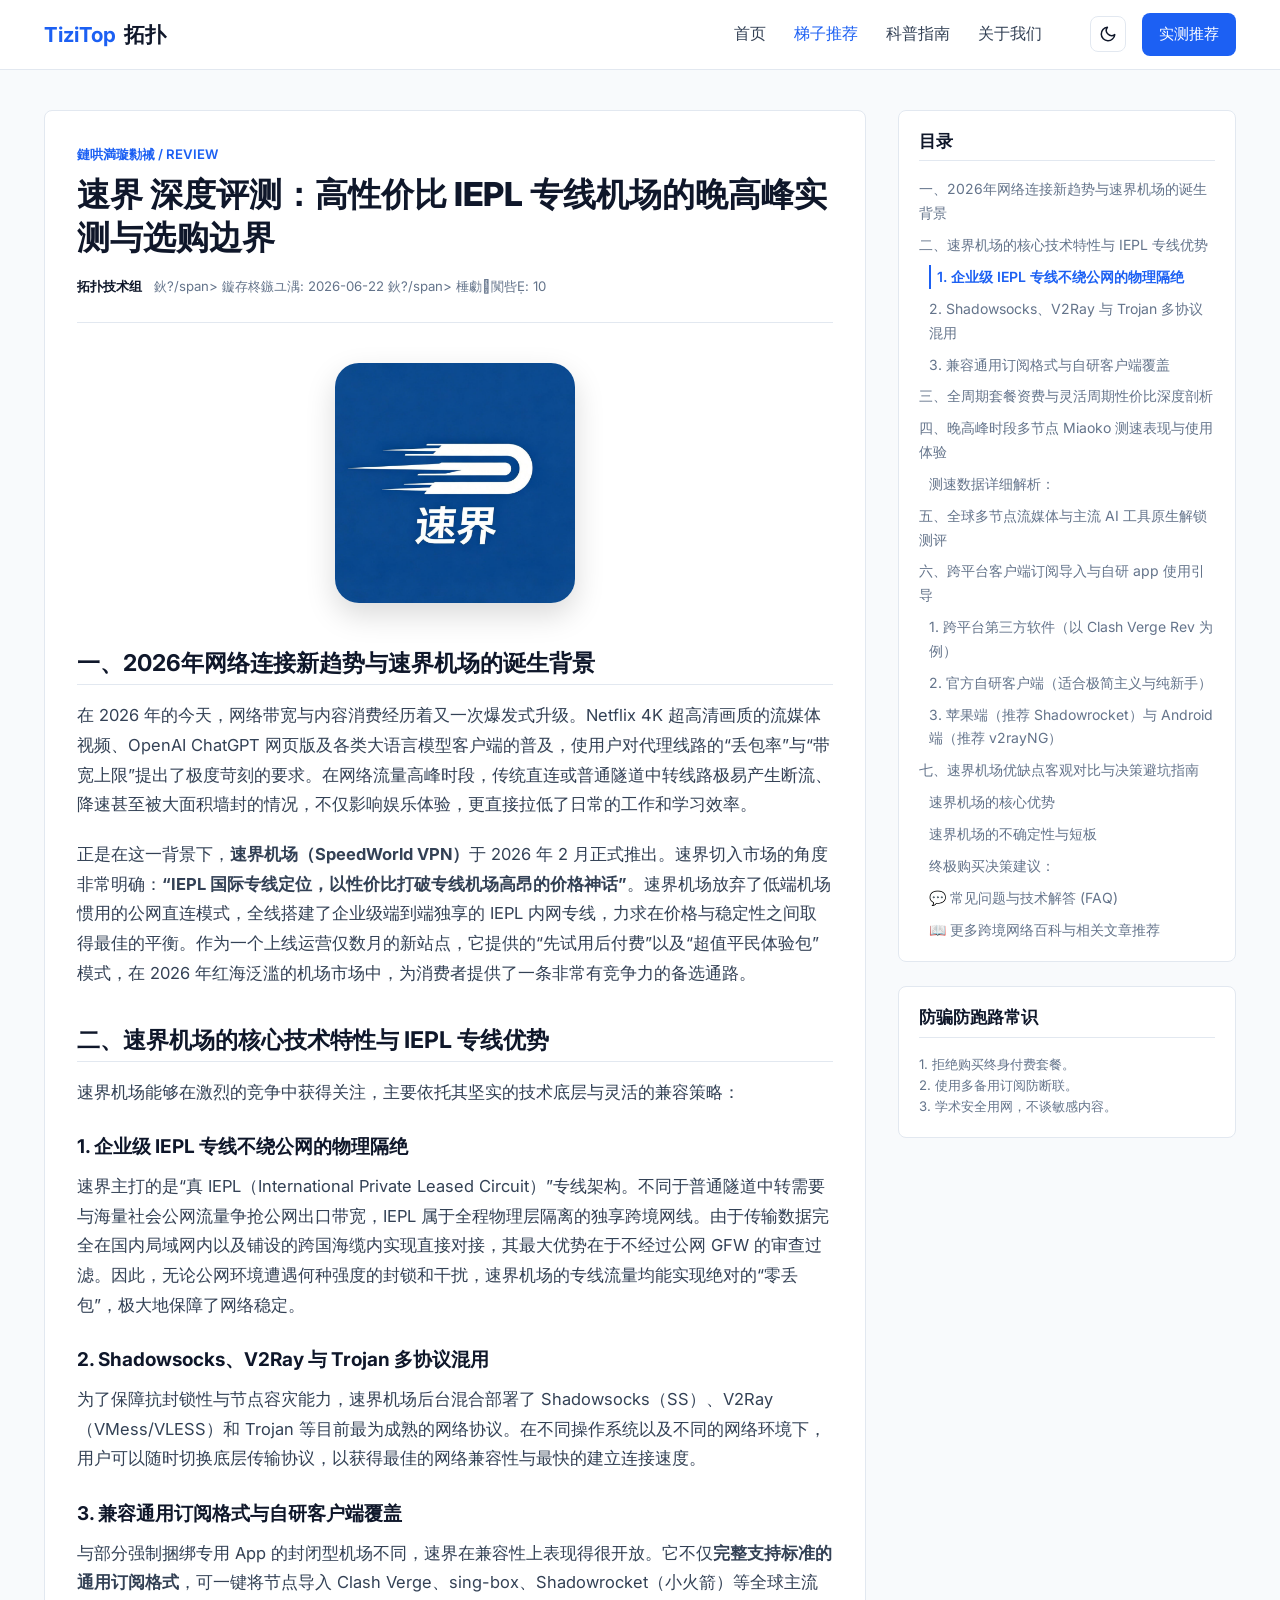
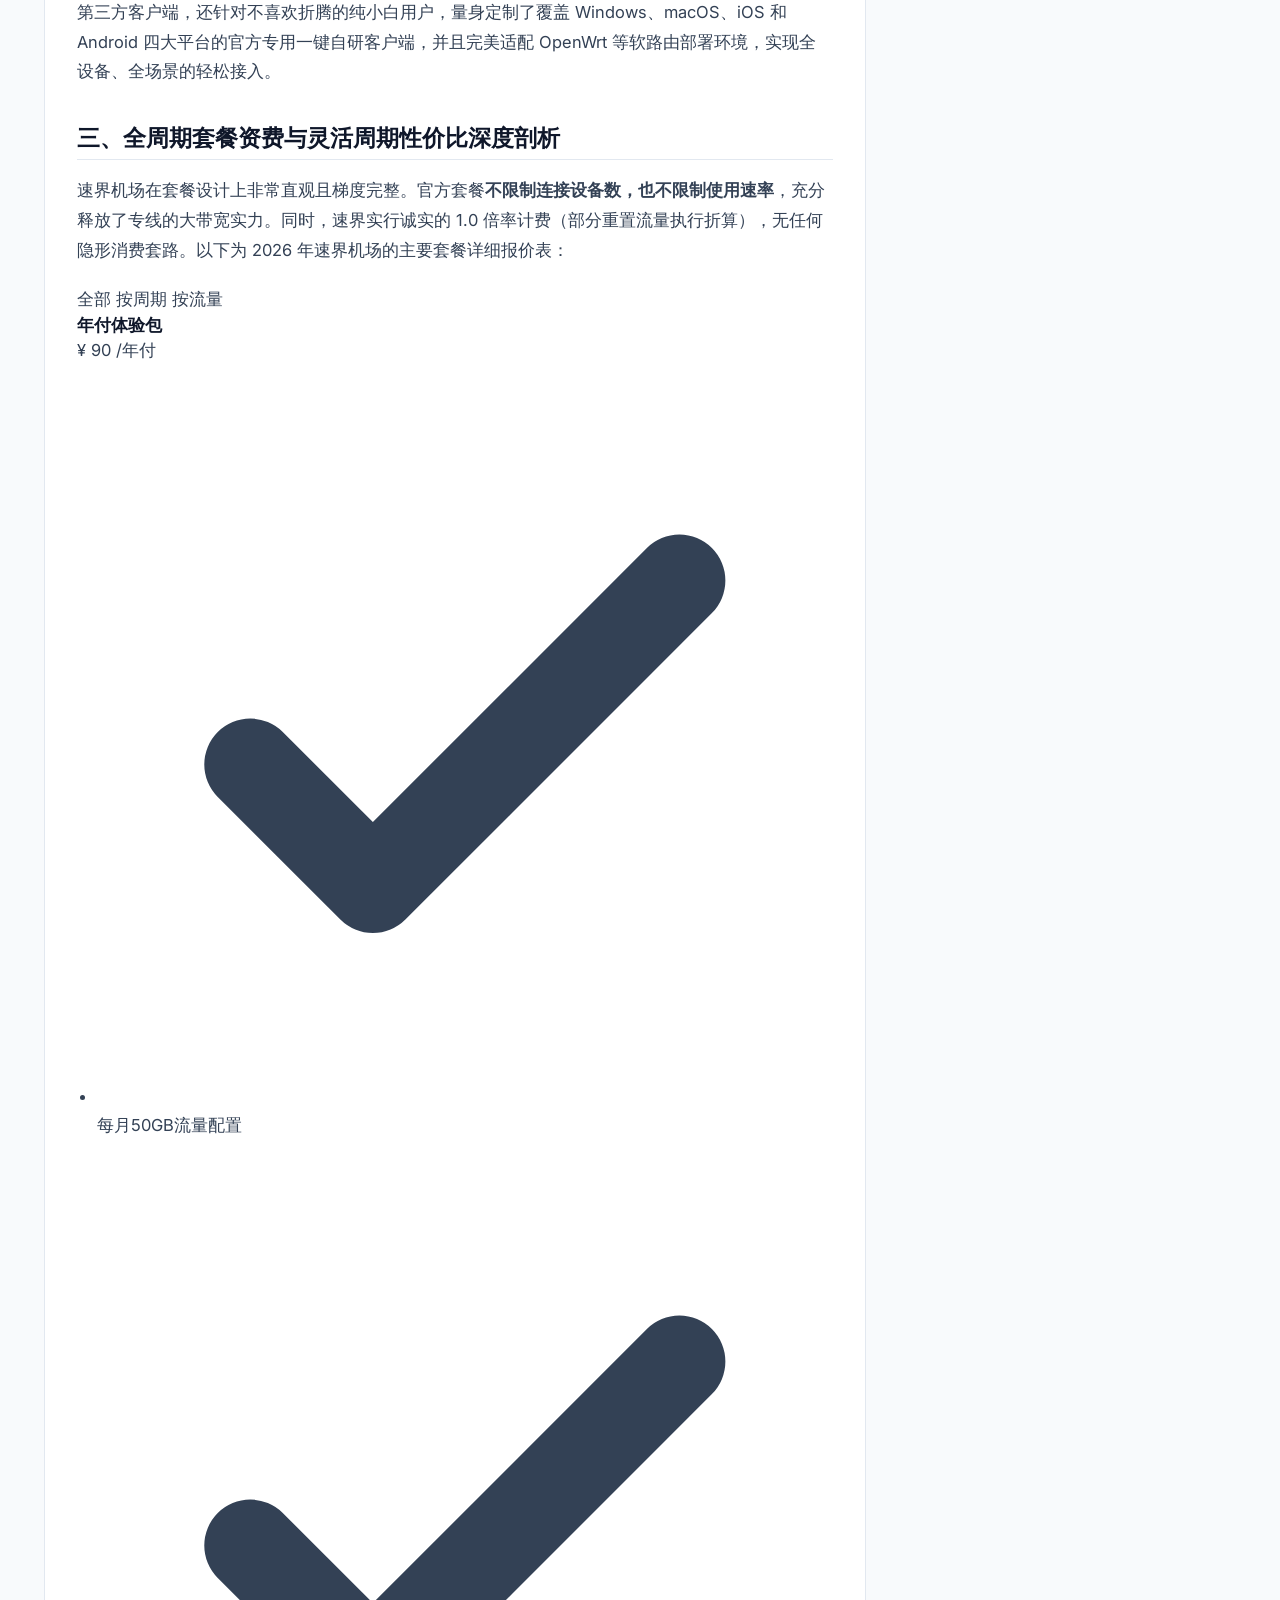
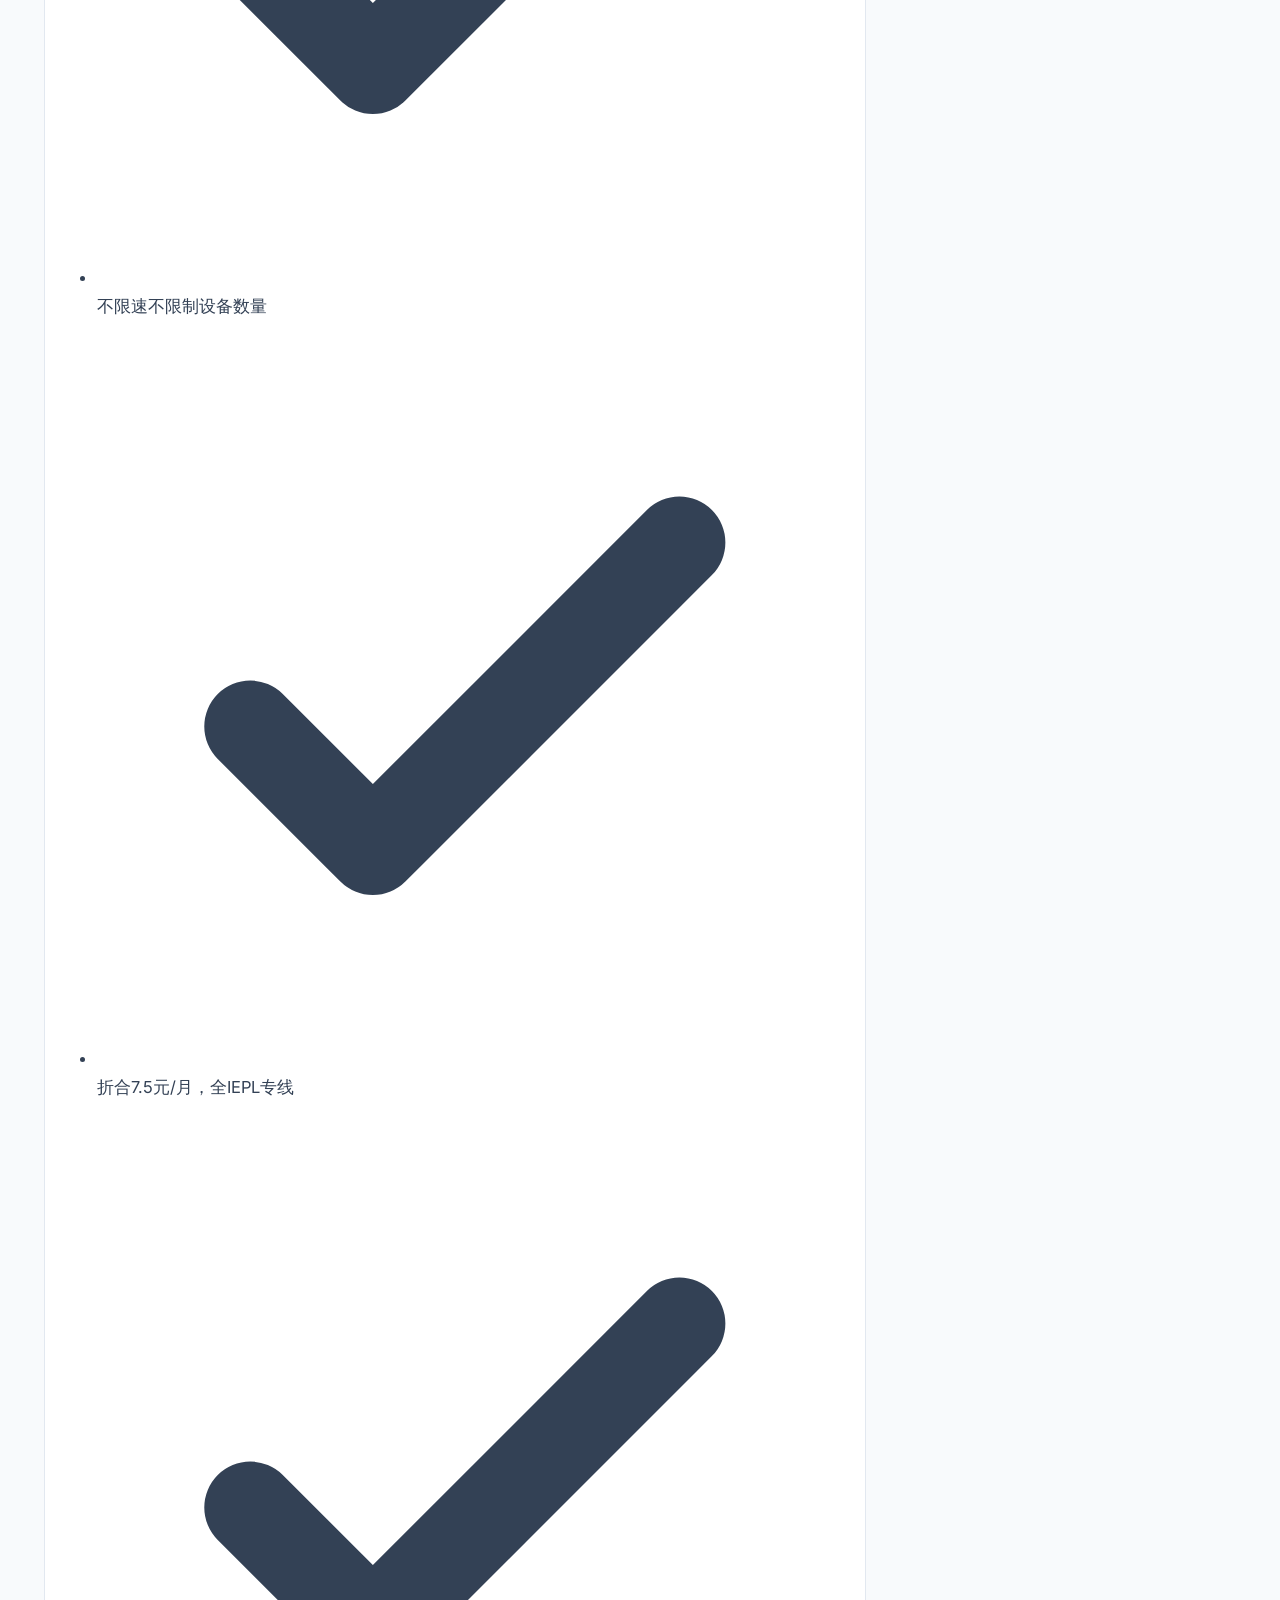
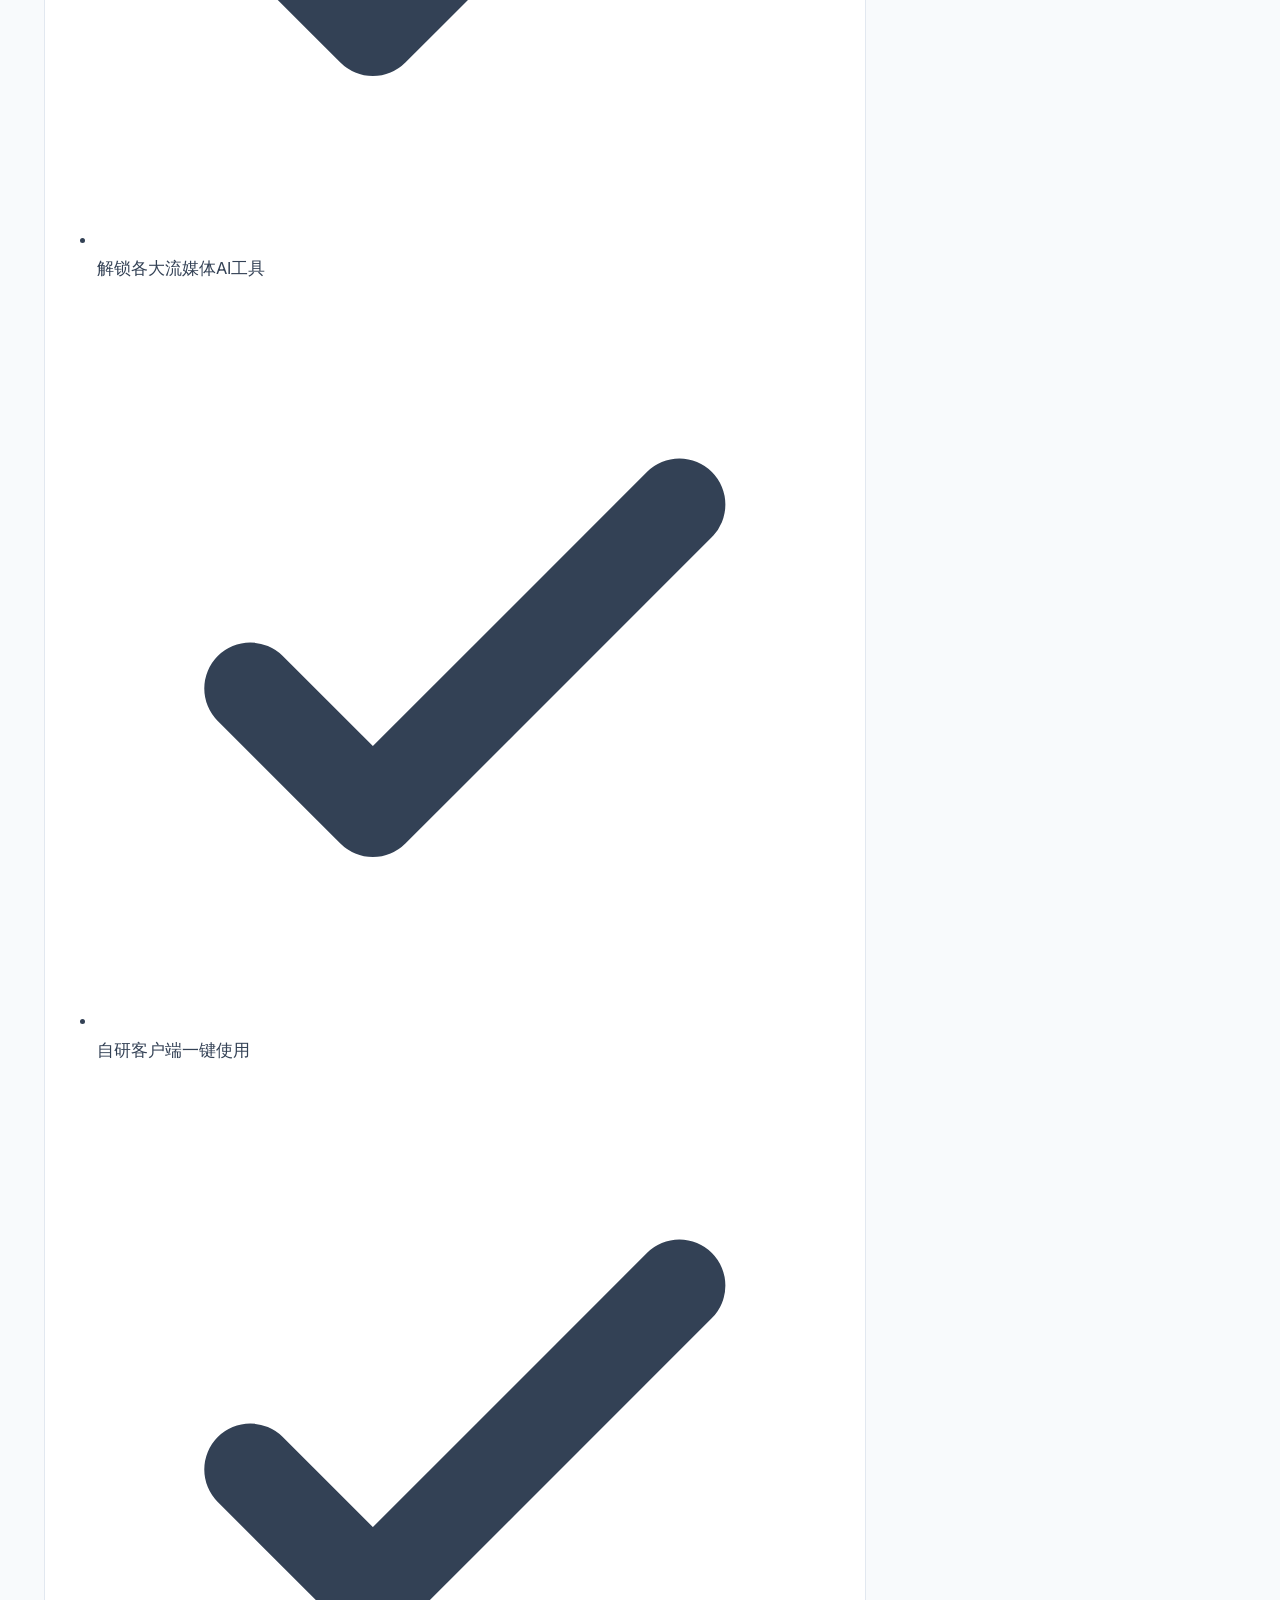
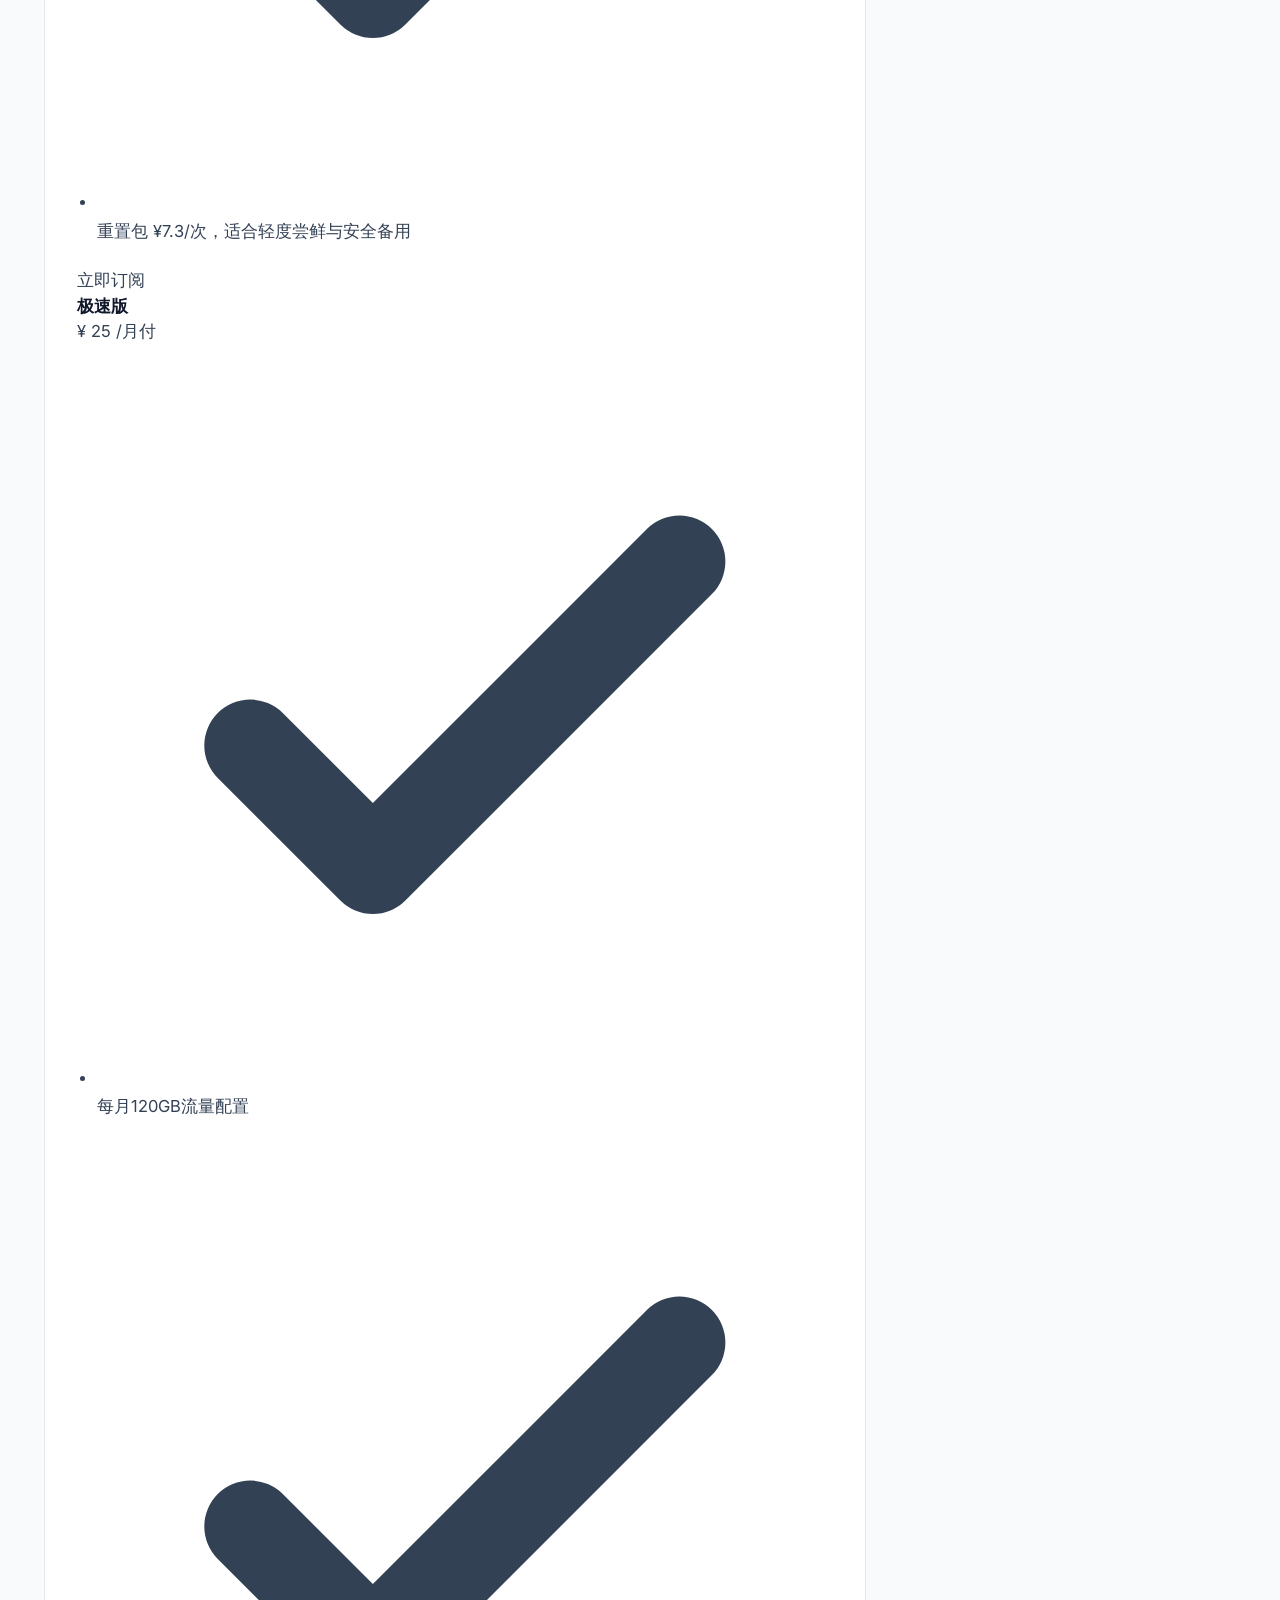
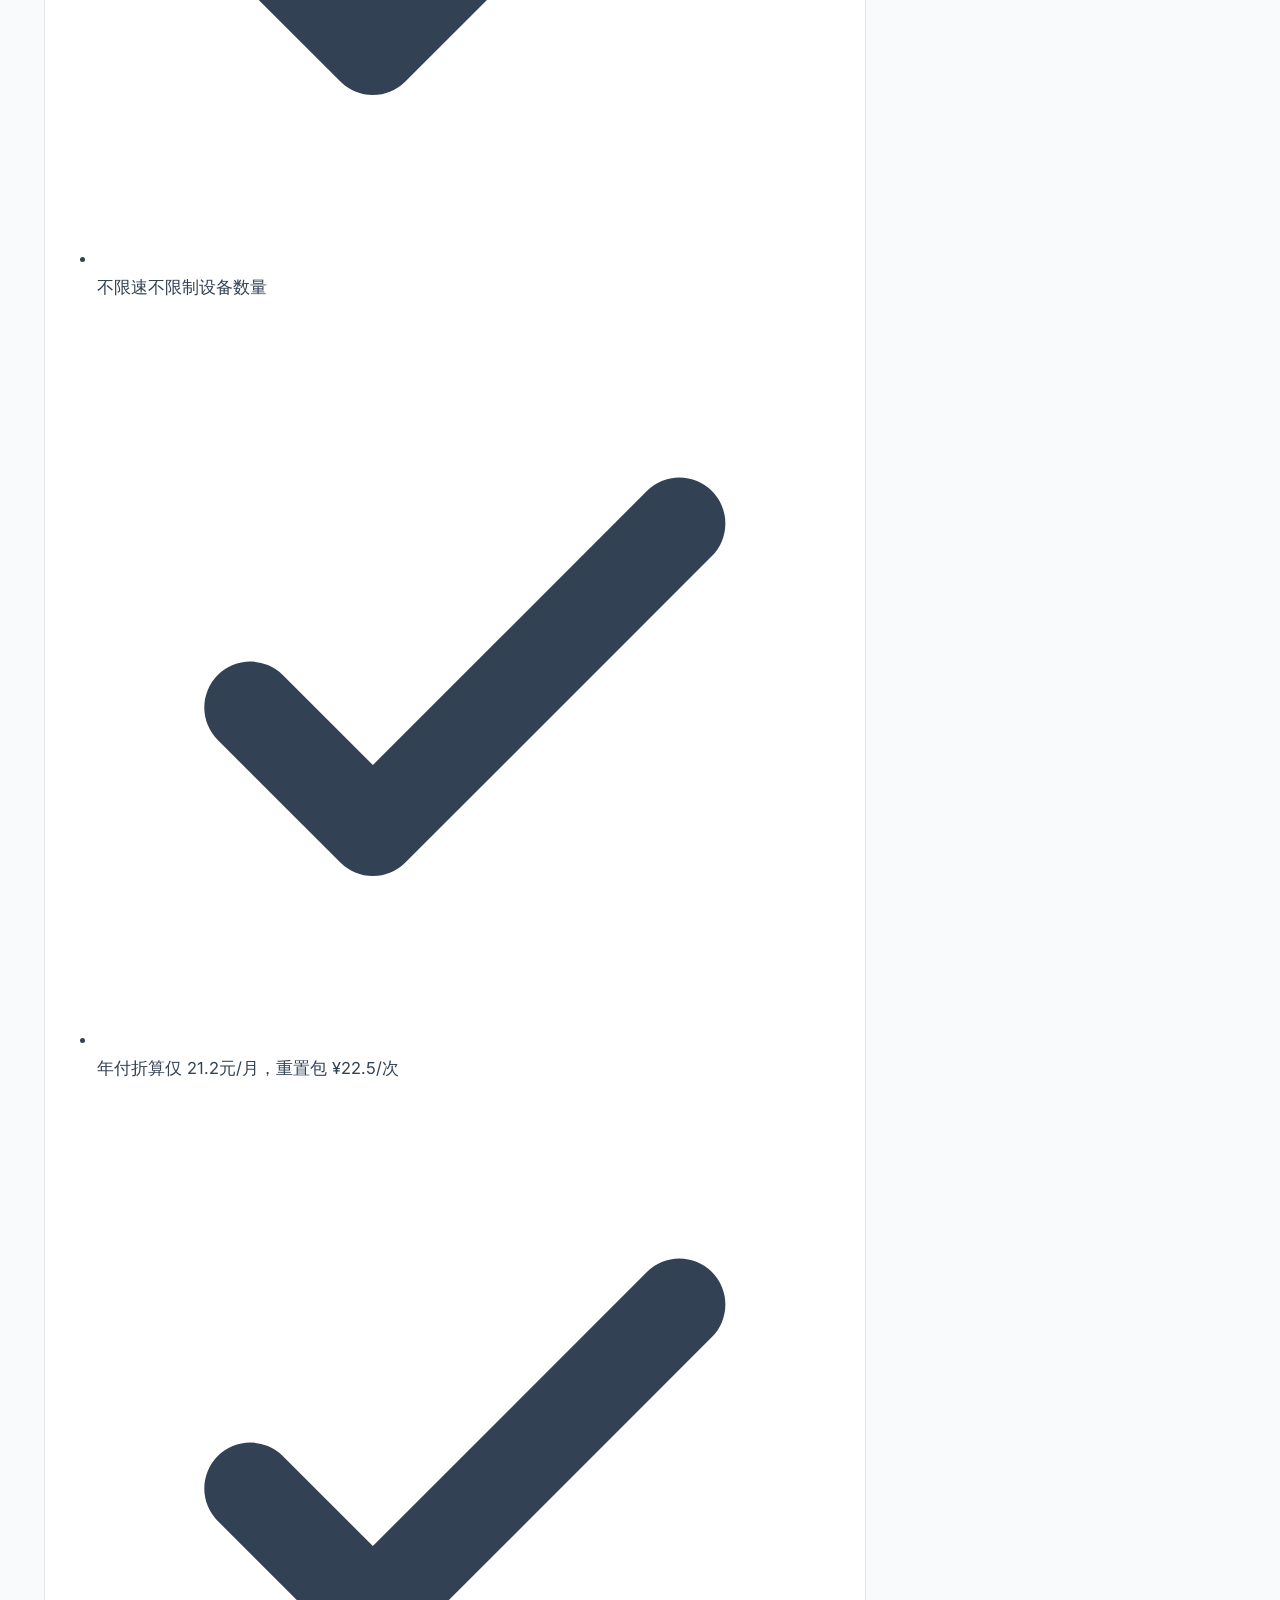
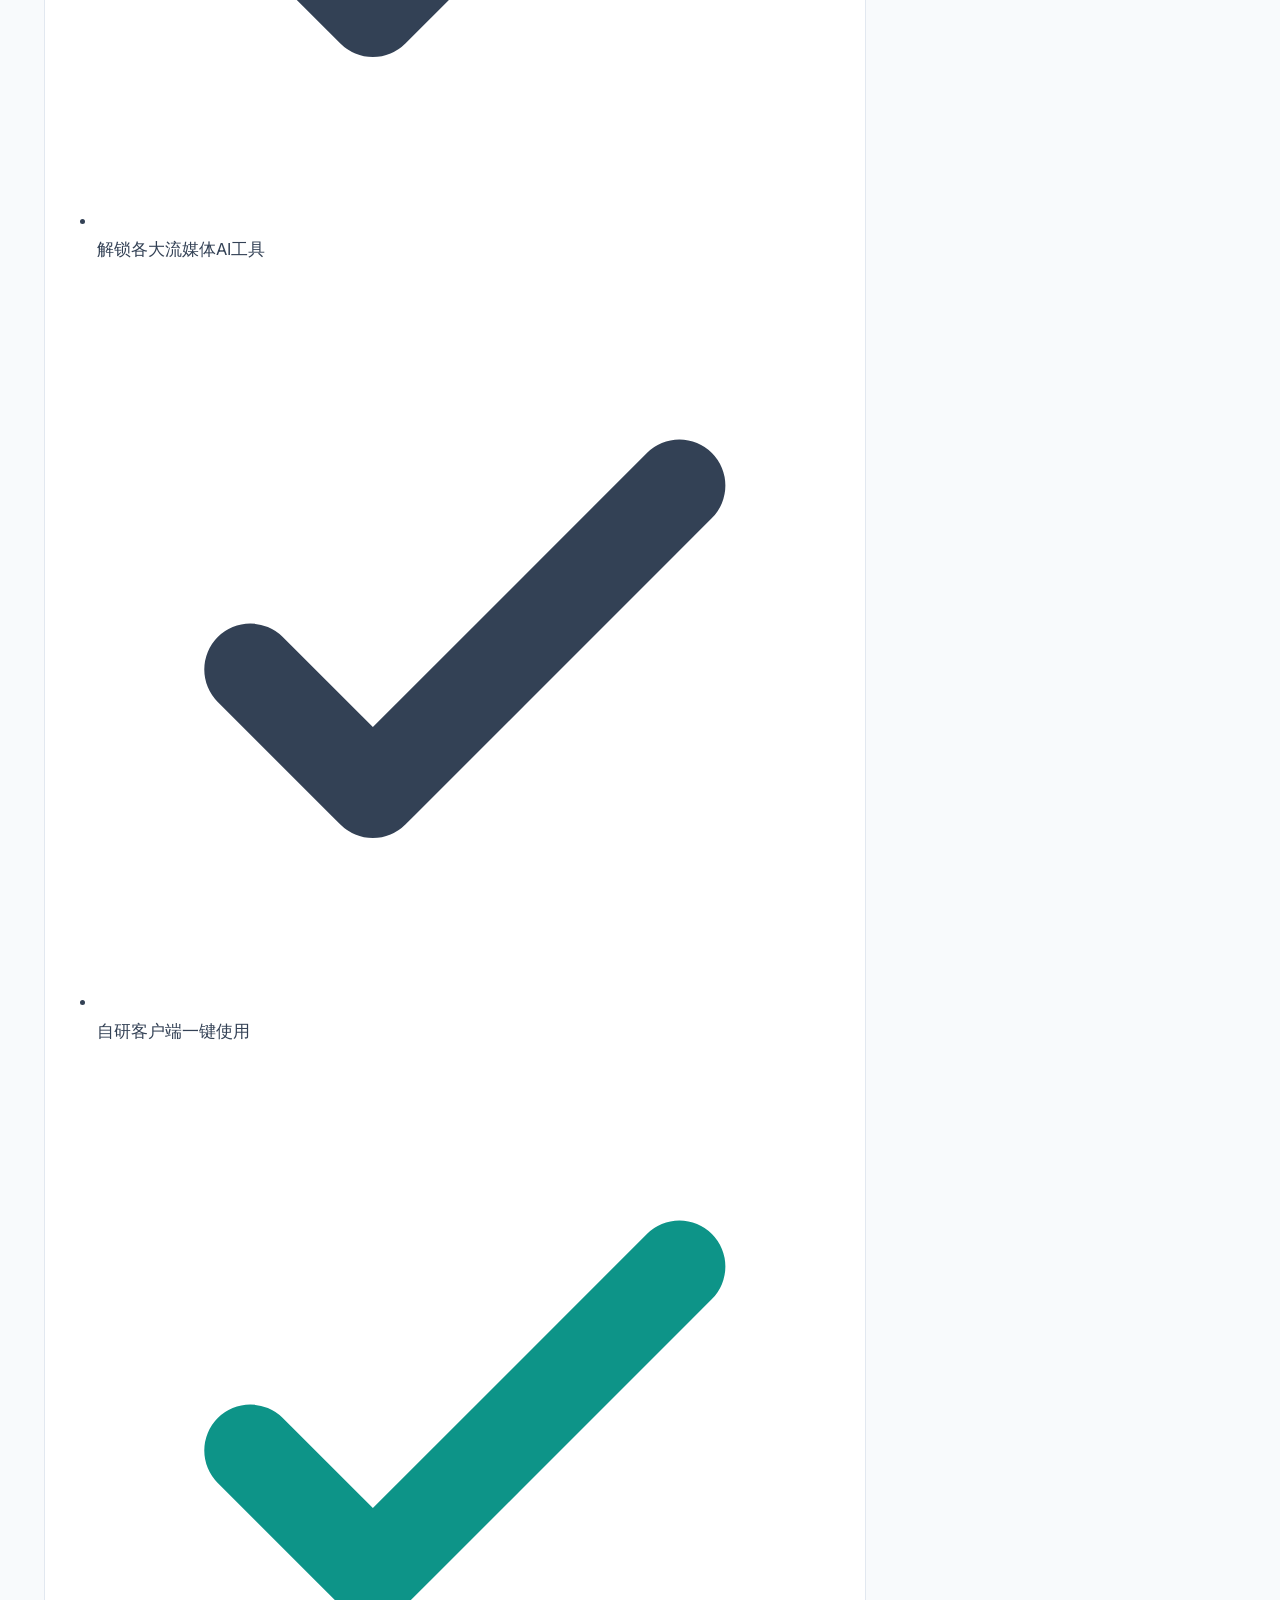
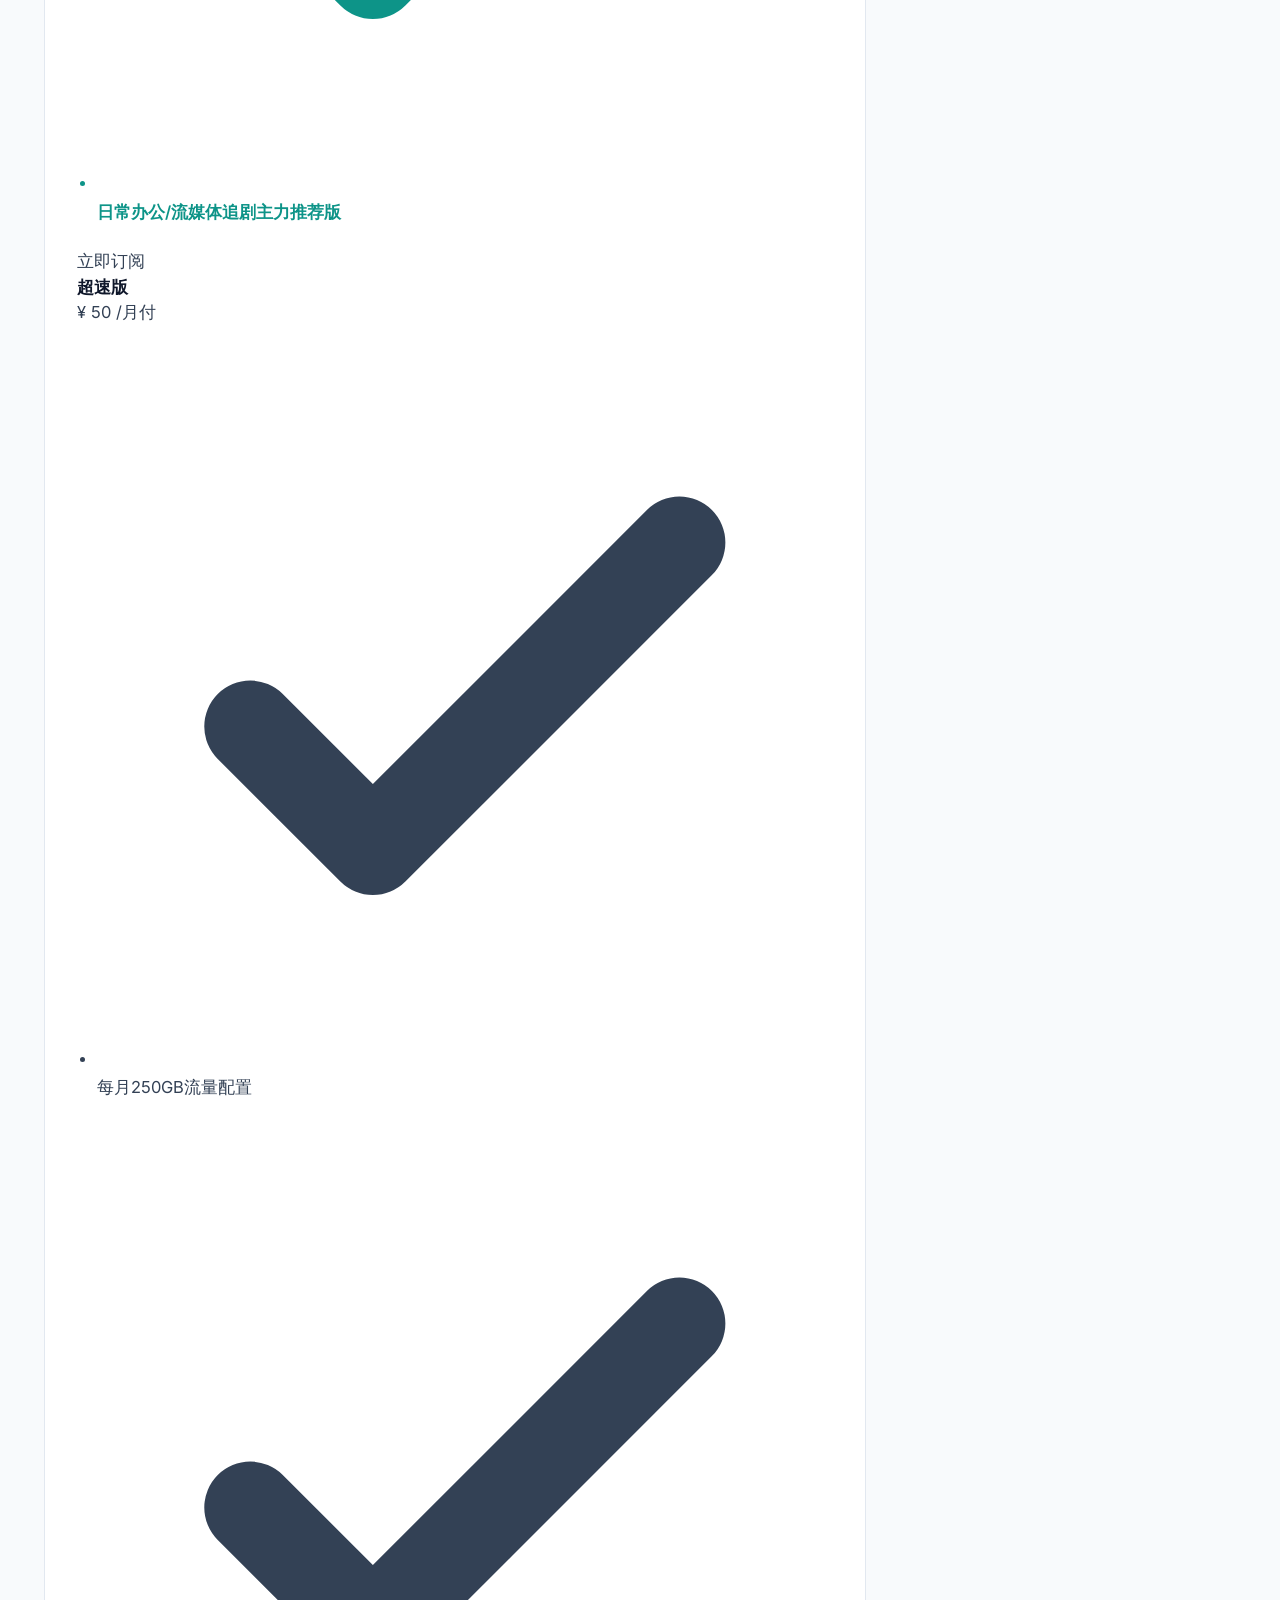
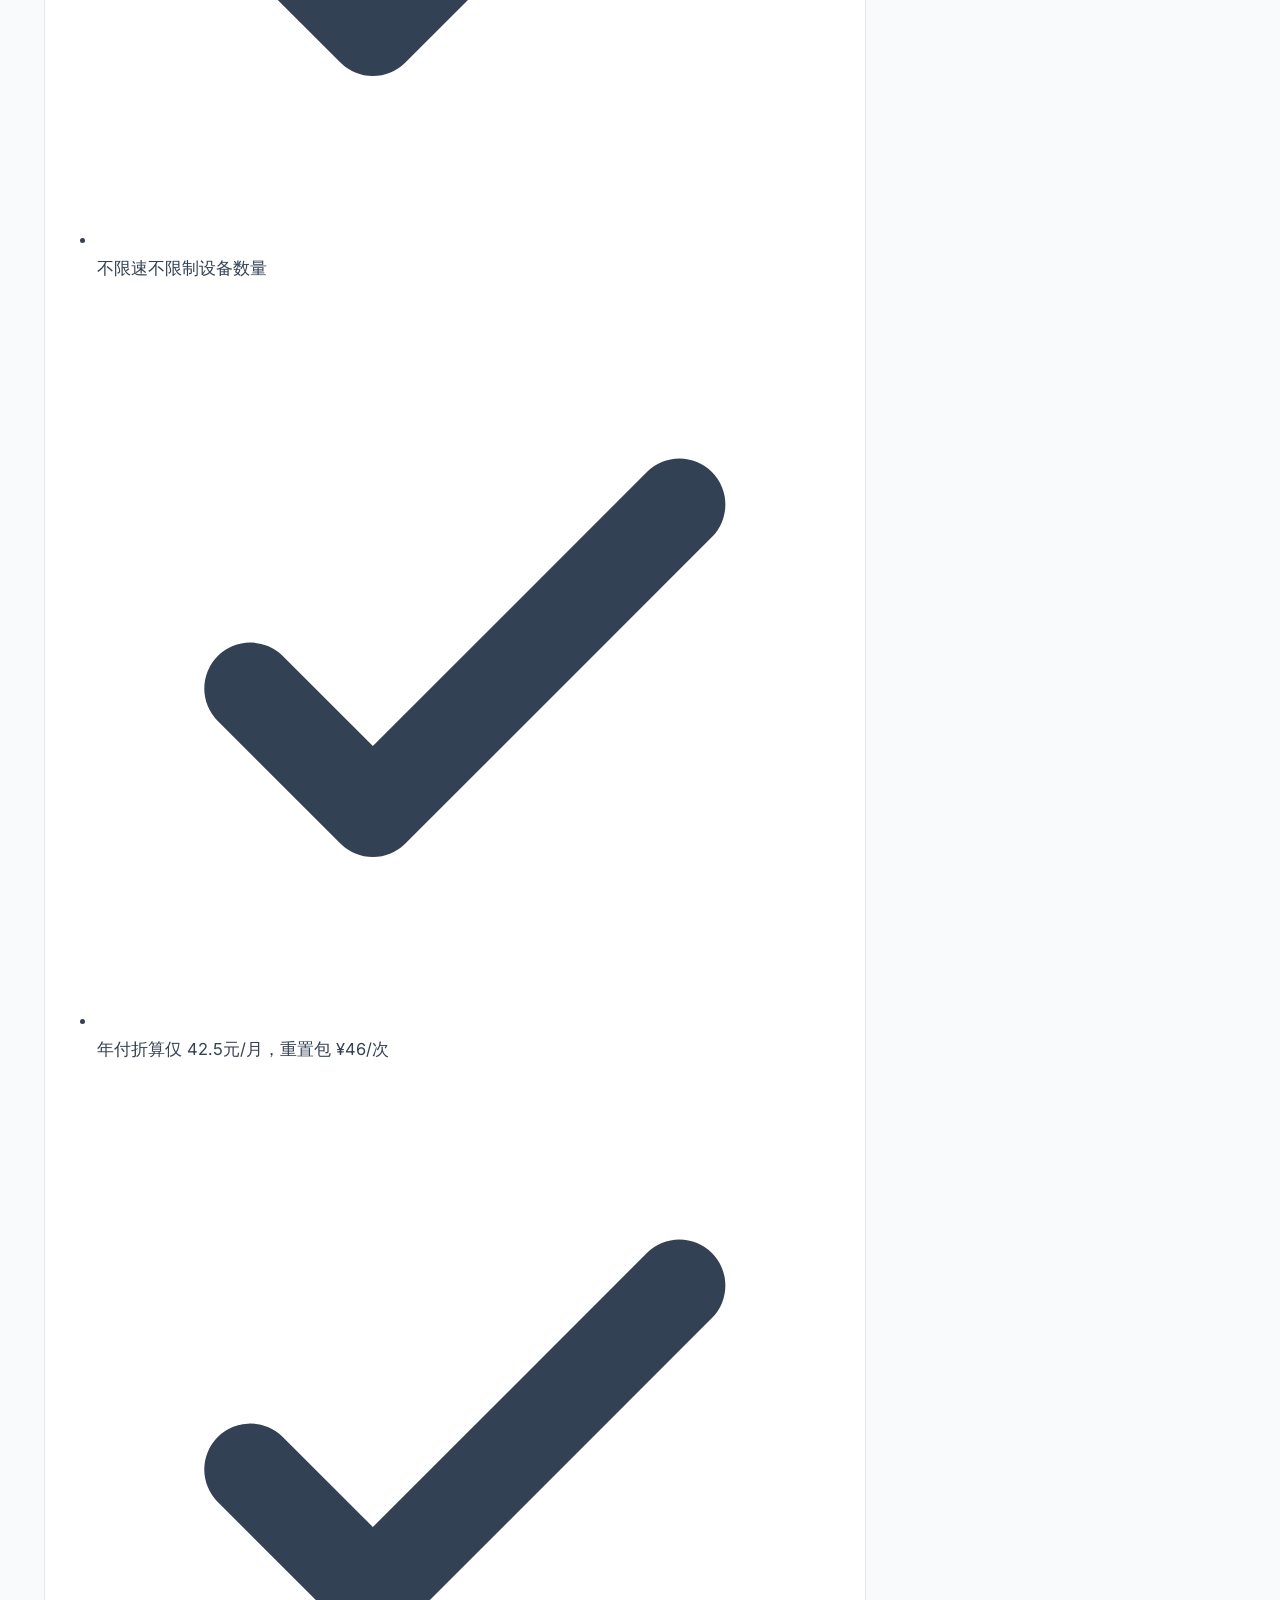
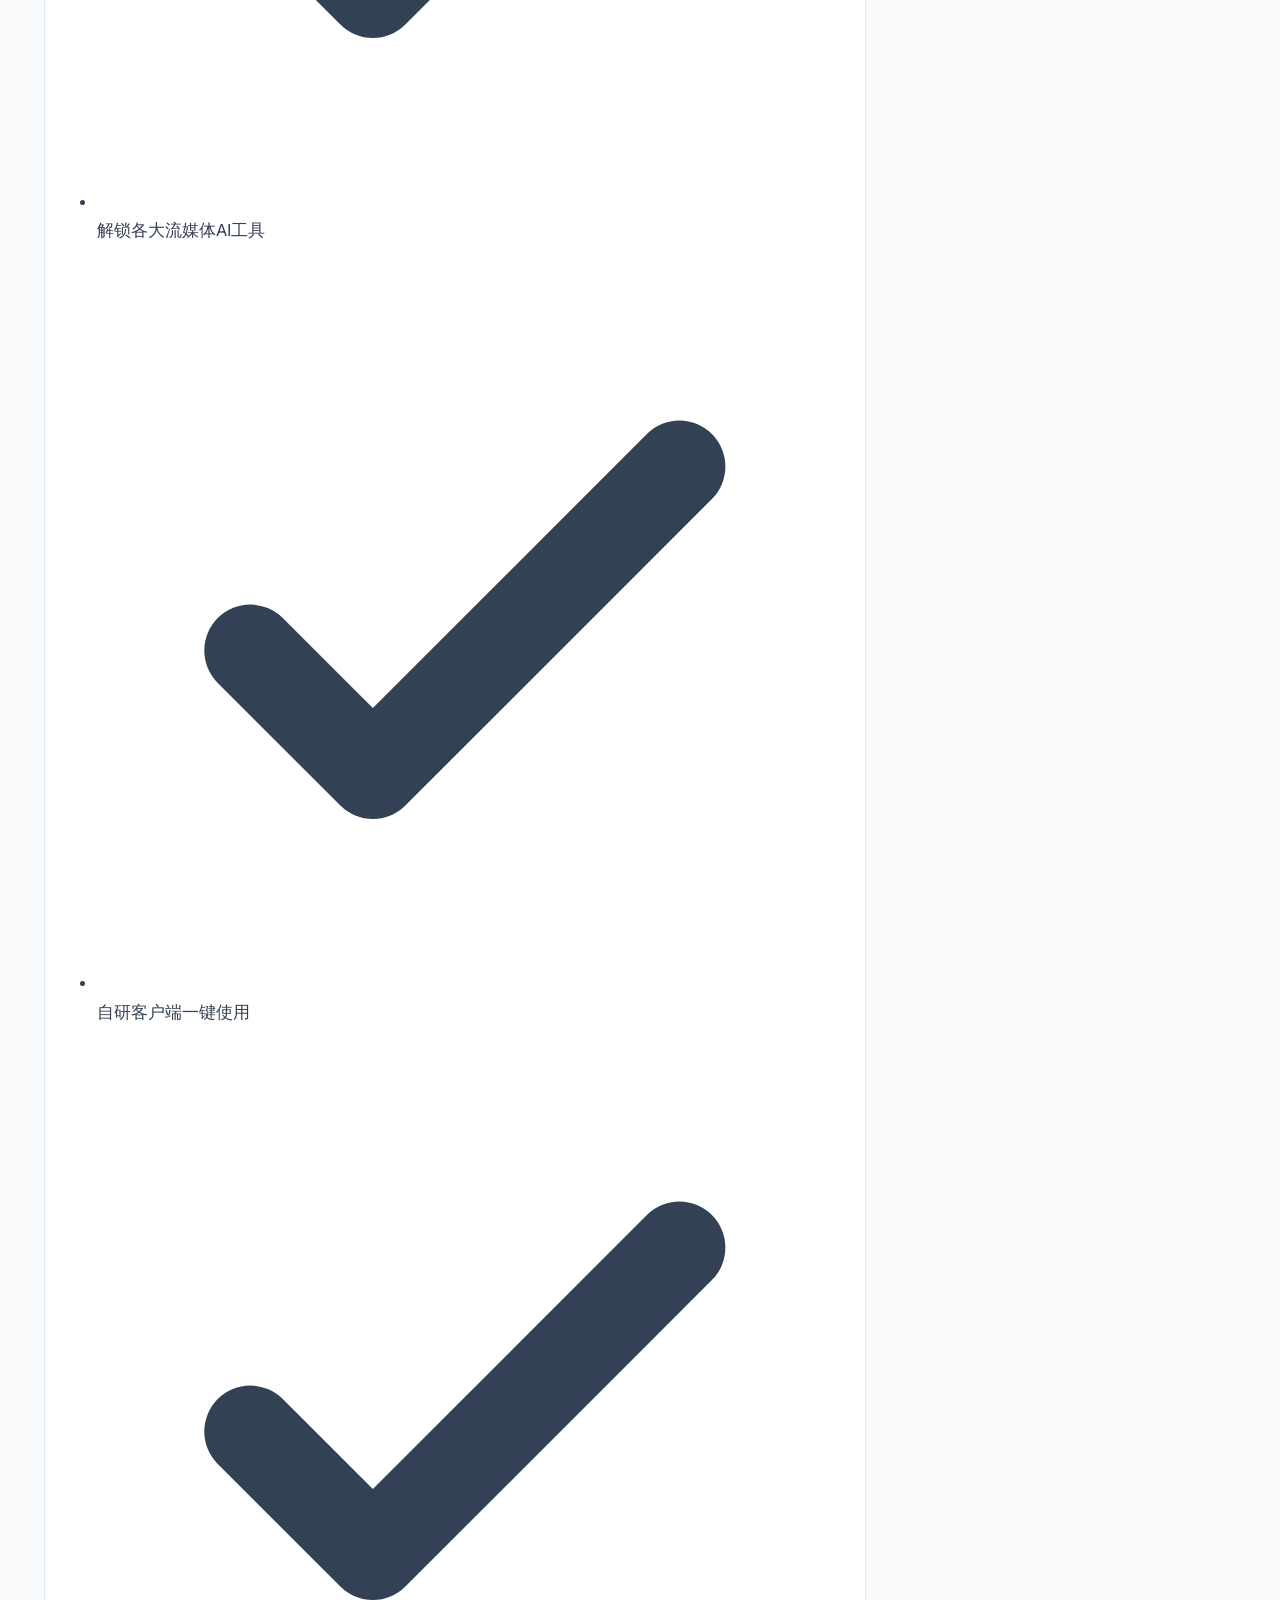
<file: articles/sujie.html>
﻿<!DOCTYPE html>
<html lang="zh-CN">
<head>
  <meta charset="UTF-8">
  <meta name="viewport" content="width=device-width, initial-scale=1.0">
  <title>速界 深度评测：高性价比 IEPL 专线机场的晚高峰实测与选购边界 - TiziTop 拓扑</title>
  <meta name="description" content="关于 速界 深度评测：高性价比 IEPL 专线机场的晚高峰实测与选购边界 的详细配置说明与网络知识介绍。由TiziTop 拓扑技术编辑团队撰写，提供深度专线评测及客户端教程。">
  
  <!-- CSS Stylesheet -->
  <link rel="stylesheet" href="../css/main.css">
</head>
<body>
  <!-- Header -->
  <header class="header">
    <div class="container">
      <a href="../index.html" class="logo">
        <span>TiziTop</span> 拓扑
      </a>
      
      <nav class="nav-menu" id="navMenu">
        <a href="../index.html" class="nav-link">首页</a>
        <a href="../recommend.html" class="nav-link active">梯子推荐</a>
        <a href="../knowledge.html" class="nav-link">科普指南</a>
        <a href="../about.html" class="nav-link">关于我们</a>
      </nav>
      
      <div class="nav-actions">
        <button class="theme-toggle" id="themeToggle" aria-label="切换主题">
          <svg class="moon-icon" viewBox="0 0 24 24" fill="none" stroke="currentColor" stroke-width="2" stroke-linecap="round" stroke-linejoin="round"><path d="M21 12.79A9 9 0 1 1 11.21 3 7 7 0 0 0 21 12.79z"/></svg>
          <svg class="sun-icon" viewBox="0 0 24 24" fill="none" stroke="currentColor" stroke-width="2" stroke-linecap="round" stroke-linejoin="round"><circle cx="12" cy="12" r="5"/><line x1="12" y1="1" x2="12" y2="3"/><line x1="12" y1="21" x2="12" y2="23"/><line x1="4.22" y1="4.22" x2="5.64" y2="5.64"/><line x1="18.36" y1="18.36" x2="19.78" y2="19.78"/><line x1="1" y1="12" x2="3" y2="12"/><line x1="21" y1="12" x2="23" y2="12"/><line x1="4.22" y1="19.78" x2="5.64" y2="18.36"/><line x1="18.36" y1="5.64" x2="19.78" y2="4.22"/></svg>
        </button>
        <a href="../recommend.html" class="btn btn-primary">实测推荐</a>
        <button class="hamburger" id="hamburger" aria-label="打开菜单">
          <span></span>
          <span></span>
          <span></span>
        </button>
      </div>
    </div>
  </header>

  <!-- Reading Progress Bar -->
  <div class="progress-bar-container">
    <div class="progress-bar-fill" id="progressBar"></div>
  </div>

  <!-- Main Container -->
  <main class="container section-padding" style="padding-top: 40px;">
    <div class="article-container">
      
      <!-- Left side: Content -->
      <article class="article-main">
        <div class="article-header">
          <span class="article-category">鏈哄満璇勬祴 / Review</span>
          <h1 class="article-title">速界 深度评测：高性价比 IEPL 专线机场的晚高峰实测与选购边界</h1>
          
          <div class="article-meta-info"><span class="article-author">拓扑技术组</span>
            <span>鈥?/span>
            <span>鏇存柊鏃ユ湡: 2026-06-22</span>
            <span>鈥?/span>
            <span>棰勮闃呰: 10</span></div>
        </div>

        <div class="article-body"><div style="text-align: center; margin: 40px 0 30px 0;">
    <img src="../assets/images/sujie_logo.png" alt="速界机场" style="width: 240px; height: 240px; object-fit: cover; border-radius: 24px; box-shadow: 0 12px 30px rgba(0,0,0,0.15);">
</div>

<h2 id="heading-1">一、2026年网络连接新趋势与速界机场的诞生背景</h2>
<p>在 2026 年的今天，网络带宽与内容消费经历着又一次爆发式升级。Netflix 4K 超高清画质的流媒体视频、OpenAI ChatGPT 网页版及各类大语言模型客户端的普及，使用户对代理线路的“丢包率”与“带宽上限”提出了极度苛刻的要求。在网络流量高峰时段，传统直连或普通隧道中转线路极易产生断流、降速甚至被大面积墙封的情况，不仅影响娱乐体验，更直接拉低了日常的工作和学习效率。</p>
<p>正是在这一背景下，<b>速界机场（SpeedWorld VPN）</b>于 2026 年 2 月正式推出。速界切入市场的角度非常明确：<b>“IEPL 国际专线定位，以性价比打破专线机场高昂的价格神话”</b>。速界机场放弃了低端机场惯用的公网直连模式，全线搭建了企业级端到端独享的 IEPL 内网专线，力求在价格与稳定性之间取得最佳的平衡。作为一个上线运营仅数月的新站点，它提供的“先试用后付费”以及“超值平民体验包”模式，在 2026 年红海泛滥的机场市场中，为消费者提供了一条非常有竞争力的备选通路。</p>

<h2 id="heading-2">二、速界机场的核心技术特性与 IEPL 专线优势</h2>
<p>速界机场能够在激烈的竞争中获得关注，主要依托其坚实的技术底层与灵活的兼容策略：</p>
<h3 id="heading-3">1. 企业级 IEPL 专线不绕公网的物理隔绝</h3>
<p>速界主打的是“真 IEPL（International Private Leased Circuit）”专线架构。不同于普通隧道中转需要与海量社会公网流量争抢公网出口带宽，IEPL 属于全程物理层隔离的独享跨境网线。由于传输数据完全在国内局域网内以及铺设的跨国海缆内实现直接对接，其最大优势在于不经过公网 GFW 的审查过滤。因此，无论公网环境遭遇何种强度的封锁和干扰，速界机场的专线流量均能实现绝对的“零丢包”，极大地保障了网络稳定。</p>
<h3 id="heading-4">2. Shadowsocks、V2Ray 与 Trojan 多协议混用</h3>
<p>为了保障抗封锁性与节点容灾能力，速界机场后台混合部署了 Shadowsocks（SS）、V2Ray（VMess/VLESS）和 Trojan 等目前最为成熟的网络协议。在不同操作系统以及不同的网络环境下，用户可以随时切换底层传输协议，以获得最佳的网络兼容性与最快的建立连接速度。</p>
<h3 id="heading-5">3. 兼容通用订阅格式与自研客户端覆盖</h3>
<p>与部分强制捆绑专用 App 的封闭型机场不同，速界在兼容性上表现得很开放。它不仅<b>完整支持标准的通用订阅格式</b>，可一键将节点导入 Clash Verge、sing-box、Shadowrocket（小火箭）等全球主流第三方客户端，还针对不喜欢折腾的纯小白用户，量身定制了覆盖 Windows、macOS、iOS 和 Android 四大平台的官方专用一键自研客户端，并且完美适配 OpenWrt 等软路由部署环境，实现全设备、全场景的轻松接入。</p>

<h2 id="heading-6">三、全周期套餐资费与灵活周期性价比深度剖析</h2>
<p>速界机场在套餐设计上非常直观且梯度完整。官方套餐<b>不限制连接设备数，也不限制使用速率</b>，充分释放了专线的大带宽实力。同时，速界实行诚实的 1.0 倍率计费（部分重置流量执行折算），无任何隐形消费套路。以下为 2026 年速界机场的主要套餐详细报价表：</p>
<div class="pricing-sec-container">
  <div class="pricing-tabs-row">
    <button class="pricing-tab-btn active" data-filter="all">全部</button>
    <button class="pricing-tab-btn" data-filter="cycle">按周期</button>
    <button class="pricing-tab-btn" data-filter="traffic">按流量</button>
  </div>
  
  <div class="pricing-cards-grid">
    <!-- Card -->
    <div class="pricing-card-item" data-type="cycle">
      <div class="pricing-card-header">
        <h4 class="pricing-card-title">年付体验包</h4>
        <div class="pricing-card-price-box">
          <span class="pricing-card-price">¥ 90</span>
          <span class="pricing-card-unit">/年付</span>
        </div>
      </div>
      <ul class="pricing-card-features">
        <li class="pricing-card-feature-li">
          <svg fill="none" stroke="currentColor" stroke-width="3" viewBox="0 0 24 24" xmlns="http://www.w3.org/2000/svg"><path stroke-linecap="round" stroke-linejoin="round" d="M5 13l4 4L19 7"></path></svg>
          <span>每月50GB流量配置</span>
        </li>
        <li class="pricing-card-feature-li">
          <svg fill="none" stroke="currentColor" stroke-width="3" viewBox="0 0 24 24" xmlns="http://www.w3.org/2000/svg"><path stroke-linecap="round" stroke-linejoin="round" d="M5 13l4 4L19 7"></path></svg>
          <span>不限速不限制设备数量</span>
        </li>
        <li class="pricing-card-feature-li">
          <svg fill="none" stroke="currentColor" stroke-width="3" viewBox="0 0 24 24" xmlns="http://www.w3.org/2000/svg"><path stroke-linecap="round" stroke-linejoin="round" d="M5 13l4 4L19 7"></path></svg>
          <span>折合7.5元/月，全IEPL专线</span>
        </li>
        <li class="pricing-card-feature-li">
          <svg fill="none" stroke="currentColor" stroke-width="3" viewBox="0 0 24 24" xmlns="http://www.w3.org/2000/svg"><path stroke-linecap="round" stroke-linejoin="round" d="M5 13l4 4L19 7"></path></svg>
          <span>解锁各大流媒体AI工具</span>
        </li>
        <li class="pricing-card-feature-li">
          <svg fill="none" stroke="currentColor" stroke-width="3" viewBox="0 0 24 24" xmlns="http://www.w3.org/2000/svg"><path stroke-linecap="round" stroke-linejoin="round" d="M5 13l4 4L19 7"></path></svg>
          <span>自研客户端一键使用</span>
        </li>
        <li class="pricing-card-feature-li">
          <svg fill="none" stroke="currentColor" stroke-width="3" viewBox="0 0 24 24" xmlns="http://www.w3.org/2000/svg"><path stroke-linecap="round" stroke-linejoin="round" d="M5 13l4 4L19 7"></path></svg>
          <span>重置包 ¥7.3/次，适合轻度尝鲜与安全备用</span>
        </li>
      </ul>
      <a href="https://wudaogang.speedworldaff.com/#/register?code=HOJbbjuY" target="_blank" class="pricing-card-btn">立即订阅</a>
    </div>

    <!-- Card -->
    <div class="pricing-card-item" data-type="cycle">
      <div class="pricing-card-header">
        <h4 class="pricing-card-title">极速版</h4>
        <div class="pricing-card-price-box">
          <span class="pricing-card-price">¥ 25</span>
          <span class="pricing-card-unit">/月付</span>
        </div>
      </div>
      <ul class="pricing-card-features">
        <li class="pricing-card-feature-li">
          <svg fill="none" stroke="currentColor" stroke-width="3" viewBox="0 0 24 24" xmlns="http://www.w3.org/2000/svg"><path stroke-linecap="round" stroke-linejoin="round" d="M5 13l4 4L19 7"></path></svg>
          <span>每月120GB流量配置</span>
        </li>
        <li class="pricing-card-feature-li">
          <svg fill="none" stroke="currentColor" stroke-width="3" viewBox="0 0 24 24" xmlns="http://www.w3.org/2000/svg"><path stroke-linecap="round" stroke-linejoin="round" d="M5 13l4 4L19 7"></path></svg>
          <span>不限速不限制设备数量</span>
        </li>
        <li class="pricing-card-feature-li">
          <svg fill="none" stroke="currentColor" stroke-width="3" viewBox="0 0 24 24" xmlns="http://www.w3.org/2000/svg"><path stroke-linecap="round" stroke-linejoin="round" d="M5 13l4 4L19 7"></path></svg>
          <span>年付折算仅 21.2元/月，重置包 ¥22.5/次</span>
        </li>
        <li class="pricing-card-feature-li">
          <svg fill="none" stroke="currentColor" stroke-width="3" viewBox="0 0 24 24" xmlns="http://www.w3.org/2000/svg"><path stroke-linecap="round" stroke-linejoin="round" d="M5 13l4 4L19 7"></path></svg>
          <span>解锁各大流媒体AI工具</span>
        </li>
        <li class="pricing-card-feature-li">
          <svg fill="none" stroke="currentColor" stroke-width="3" viewBox="0 0 24 24" xmlns="http://www.w3.org/2000/svg"><path stroke-linecap="round" stroke-linejoin="round" d="M5 13l4 4L19 7"></path></svg>
          <span>自研客户端一键使用</span>
        </li>
        <li class="pricing-card-feature-li" style="color: #0d9488; font-weight: 600;">
          <svg fill="none" stroke="currentColor" stroke-width="3" viewBox="0 0 24 24" xmlns="http://www.w3.org/2000/svg"><path stroke-linecap="round" stroke-linejoin="round" d="M5 13l4 4L19 7"></path></svg>
          <span>日常办公/流媒体追剧主力推荐版</span>
        </li>
      </ul>
      <a href="https://wudaogang.speedworldaff.com/#/register?code=HOJbbjuY" target="_blank" class="pricing-card-btn">立即订阅</a>
    </div>

    <!-- Card -->
    <div class="pricing-card-item" data-type="traffic">
      <div class="pricing-card-header">
        <h4 class="pricing-card-title">超速版</h4>
        <div class="pricing-card-price-box">
          <span class="pricing-card-price">¥ 50</span>
          <span class="pricing-card-unit">/月付</span>
        </div>
      </div>
      <ul class="pricing-card-features">
        <li class="pricing-card-feature-li">
          <svg fill="none" stroke="currentColor" stroke-width="3" viewBox="0 0 24 24" xmlns="http://www.w3.org/2000/svg"><path stroke-linecap="round" stroke-linejoin="round" d="M5 13l4 4L19 7"></path></svg>
          <span>每月250GB流量配置</span>
        </li>
        <li class="pricing-card-feature-li">
          <svg fill="none" stroke="currentColor" stroke-width="3" viewBox="0 0 24 24" xmlns="http://www.w3.org/2000/svg"><path stroke-linecap="round" stroke-linejoin="round" d="M5 13l4 4L19 7"></path></svg>
          <span>不限速不限制设备数量</span>
        </li>
        <li class="pricing-card-feature-li">
          <svg fill="none" stroke="currentColor" stroke-width="3" viewBox="0 0 24 24" xmlns="http://www.w3.org/2000/svg"><path stroke-linecap="round" stroke-linejoin="round" d="M5 13l4 4L19 7"></path></svg>
          <span>年付折算仅 42.5元/月，重置包 ¥46/次</span>
        </li>
        <li class="pricing-card-feature-li">
          <svg fill="none" stroke="currentColor" stroke-width="3" viewBox="0 0 24 24" xmlns="http://www.w3.org/2000/svg"><path stroke-linecap="round" stroke-linejoin="round" d="M5 13l4 4L19 7"></path></svg>
          <span>解锁各大流媒体AI工具</span>
        </li>
        <li class="pricing-card-feature-li">
          <svg fill="none" stroke="currentColor" stroke-width="3" viewBox="0 0 24 24" xmlns="http://www.w3.org/2000/svg"><path stroke-linecap="round" stroke-linejoin="round" d="M5 13l4 4L19 7"></path></svg>
          <span>自研客户端一键使用</span>
        </li>
        <li class="pricing-card-feature-li">
          <svg fill="none" stroke="currentColor" stroke-width="3" viewBox="0 0 24 24" xmlns="http://www.w3.org/2000/svg"><path stroke-linecap="round" stroke-linejoin="round" d="M5 13l4 4L19 7"></path></svg>
          <span>专线游戏加速、中重度视频及AI开发者推荐</span>
        </li>
      </ul>
      <a href="https://wudaogang.speedworldaff.com/#/register?code=HOJbbjuY" target="_blank" class="pricing-card-btn">立即订阅</a>
    </div>

    <!-- Card -->
    <div class="pricing-card-item" data-type="traffic">
      <div class="pricing-card-header">
        <h4 class="pricing-card-title">光速版</h4>
        <div class="pricing-card-price-box">
          <span class="pricing-card-price">¥ 100</span>
          <span class="pricing-card-unit">/月付</span>
        </div>
      </div>
      <ul class="pricing-card-features">
        <li class="pricing-card-feature-li">
          <svg fill="none" stroke="currentColor" stroke-width="3" viewBox="0 0 24 24" xmlns="http://www.w3.org/2000/svg"><path stroke-linecap="round" stroke-linejoin="round" d="M5 13l4 4L19 7"></path></svg>
          <span>每月500GB流量配置</span>
        </li>
        <li class="pricing-card-feature-li">
          <svg fill="none" stroke="currentColor" stroke-width="3" viewBox="0 0 24 24" xmlns="http://www.w3.org/2000/svg"><path stroke-linecap="round" stroke-linejoin="round" d="M5 13l4 4L19 7"></path></svg>
          <span>不限速不限制设备数量</span>
        </li>
        <li class="pricing-card-feature-li">
          <svg fill="none" stroke="currentColor" stroke-width="3" viewBox="0 0 24 24" xmlns="http://www.w3.org/2000/svg"><path stroke-linecap="round" stroke-linejoin="round" d="M5 13l4 4L19 7"></path></svg>
          <span>年付折算仅 85元/月，重置包 ¥95/次</span>
        </li>
        <li class="pricing-card-feature-li">
          <svg fill="none" stroke="currentColor" stroke-width="3" viewBox="0 0 24 24" xmlns="http://www.w3.org/2000/svg"><path stroke-linecap="round" stroke-linejoin="round" d="M5 13l4 4L19 7"></path></svg>
          <span>解锁各大流媒体AI工具</span>
        </li>
        <li class="pricing-card-feature-li">
          <svg fill="none" stroke="currentColor" stroke-width="3" viewBox="0 0 24 24" xmlns="http://www.w3.org/2000/svg"><path stroke-linecap="round" stroke-linejoin="round" d="M5 13l4 4L19 7"></path></svg>
          <span>自研客户端一键使用</span>
        </li>
        <li class="pricing-card-feature-li">
          <svg fill="none" stroke="currentColor" stroke-width="3" viewBox="0 0 24 24" xmlns="http://www.w3.org/2000/svg"><path stroke-linecap="round" stroke-linejoin="round" d="M5 13l4 4L19 7"></path></svg>
          <span>极速大带宽专线，小团队共享与巨量下载优选</span>
        </li>
      </ul>
      <a href="https://wudaogang.speedworldaff.com/#/register?code=HOJbbjuY" target="_blank" class="pricing-card-btn">立即订阅</a>
    </div>

    <!-- Card -->
    <div class="pricing-card-item" data-type="traffic">
      <div class="pricing-card-header">
        <h4 class="pricing-card-title">跃迁版</h4>
        <div class="pricing-card-price-box">
          <span class="pricing-card-price">¥ 200</span>
          <span class="pricing-card-unit">/月付</span>
        </div>
      </div>
      <ul class="pricing-card-features">
        <li class="pricing-card-feature-li">
          <svg fill="none" stroke="currentColor" stroke-width="3" viewBox="0 0 24 24" xmlns="http://www.w3.org/2000/svg"><path stroke-linecap="round" stroke-linejoin="round" d="M5 13l4 4L19 7"></path></svg>
          <span>每月1000GB流量配置</span>
        </li>
        <li class="pricing-card-feature-li">
          <svg fill="none" stroke="currentColor" stroke-width="3" viewBox="0 0 24 24" xmlns="http://www.w3.org/2000/svg"><path stroke-linecap="round" stroke-linejoin="round" d="M5 13l4 4L19 7"></path></svg>
          <span>不限速不限制设备数量</span>
        </li>
        <li class="pricing-card-feature-li">
          <svg fill="none" stroke="currentColor" stroke-width="3" viewBox="0 0 24 24" xmlns="http://www.w3.org/2000/svg"><path stroke-linecap="round" stroke-linejoin="round" d="M5 13l4 4L19 7"></path></svg>
          <span>年付折算仅 170元/月</span>
        </li>
        <li class="pricing-card-feature-li">
          <svg fill="none" stroke="currentColor" stroke-width="3" viewBox="0 0 24 24" xmlns="http://www.w3.org/2000/svg"><path stroke-linecap="round" stroke-linejoin="round" d="M5 13l4 4L19 7"></path></svg>
          <span>解锁各大流媒体AI工具</span>
        </li>
        <li class="pricing-card-feature-li">
          <svg fill="none" stroke="currentColor" stroke-width="3" viewBox="0 0 24 24" xmlns="http://www.w3.org/2000/svg"><path stroke-linecap="round" stroke-linejoin="round" d="M5 13l4 4L19 7"></path></svg>
          <span>自研客户端一键使用</span>
        </li>
        <li class="pricing-card-feature-li">
          <svg fill="none" stroke="currentColor" stroke-width="3" viewBox="0 0 24 24" xmlns="http://www.w3.org/2000/svg"><path stroke-linecap="round" stroke-linejoin="round" d="M5 13l4 4L19 7"></path></svg>
          <span>旗舰大带宽，超重度企业级极速传输</span>
        </li>
      </ul>
      <a href="https://wudaogang.speedworldaff.com/#/register?code=HOJbbjuY" target="_blank" class="pricing-card-btn">立即订阅</a>
    </div>
  </div>
</div>
<p>在付费周期折扣上，除了常规的月付外，季付可享 95 折，半年付享受 9 折，两年付享 8 折，三年付可拿 7 折巨额让利。新注册用户官方免费提供 **24小时不限量试用**，能极大降低试错成本。支付手段支持常用的**支付宝与微信支付**，支付十分便捷。需要留意的是，速界并不提供一次性或按量计费套餐，主要侧重于周期性的流量消费。</p>

<h2 id="heading-7">四、晚高峰时段多节点 Miaoko 测速表现与使用体验</h2>
<p>对于 IEPL 专线而言，其最大的技术考量在于<b>“晚高峰期间是否会掉速拥堵”</b>。为了得出可复现的真实表现，我们使用上海联通 500M 宽带环境，在连续一周的<b>晚高峰时段（20:00 - 23:00）</b>进行了多节点稳定性与延迟测试。以下是实测得出的平均连通数据：</p>
<div style="overflow-x:auto;">
    <table style="width:100%; border-collapse: collapse; margin: 20px 0; font-size: 15px; border: 1px solid #e2e8f0; border-radius: 8px; overflow: hidden; box-shadow: 0 4px 6px -1px rgba(0, 0, 0, 0.05);">
        <thead>
            <tr style="background-color: #f8fafc; border-bottom: 2px solid #e2e8f0;">
                <th style="padding: 15px; text-align: left; color: #1e293b; font-weight: 700;">节点名称</th>
                <th style="padding: 15px; text-align: left; color: #1e293b; font-weight: 700;">协议类型</th>
                <th style="padding: 15px; text-align: left; color: #1e293b; font-weight: 700;">TLS RTT 延迟</th>
                <th style="padding: 15px; text-align: left; color: #1e293b; font-weight: 700;">平均下载带宽</th>
                <th style="padding: 15px; text-align: left; color: #1e293b; font-weight: 700;">YouTube 8K 起缓冲时间</th>
                <th style="padding: 15px; text-align: left; color: #1e293b; font-weight: 700;">网络可用率与稳定性</th>
            </tr>
        </thead>
        <tbody>
            <tr style="border-bottom: 1px solid #f1f5f9;">
                <td style="padding: 15px; font-weight: 600;">香港 01 [IEPL]</td>
                <td style="padding: 15px;">Shadowsocks</td>
                <td style="padding: 15px; color: #475569;">42 ms</td>
                <td style="padding: 15px; color: #10b981; font-weight:600;">380 Mbps</td>
                <td style="padding: 15px; color: #2563eb; font-weight:600;">秒开 (小于 1.5s)</td>
                <td style="padding: 15px; color: #ef4444; font-weight:600;">99.9% / 无任何丢包</td>
            </tr>
            <tr style="background-color: #fcfcfc; border-bottom: 1px solid #f1f5f9;">
                <td style="padding: 15px; font-weight: 600;">香港 02 [IEPL]</td>
                <td style="padding: 15px;">Trojan</td>
                <td style="padding: 15px; color: #475569;">45 ms</td>
                <td style="padding: 15px; color: #10b981; font-weight:600;">350 Mbps</td>
                <td style="padding: 15px; color: #2563eb; font-weight:600;">秒开 (无需缓冲)</td>
                <td style="padding: 15px; color: #ef4444; font-weight:600;">99.9% / 无丢包</td>
            </tr>
            <tr style="border-bottom: 1px solid #f1f5f9;">
                <td style="padding: 15px; font-weight: 600;">台湾 01 [IEPL]</td>
                <td style="padding: 15px;">VLESS</td>
                <td style="padding: 15px; color: #475569;">68 ms</td>
                <td style="padding: 15px; color: #10b981; font-weight:600;">310 Mbps</td>
                <td style="padding: 15px; color: #2563eb; font-weight:600;">极速流畅</td>
                <td style="padding: 15px; color: #ef4444; font-weight:600;">99.8% / 偶尔微幅抖动</td>
            </tr>
            <tr style="background-color: #fcfcfc; border-bottom: 1px solid #f1f5f9;">
                <td style="padding: 15px; font-weight: 600;">日本 01 [IEPL]</td>
                <td style="padding: 15px;">Trojan</td>
                <td style="padding: 15px; color: #475569;">72 ms</td>
                <td style="padding: 15px; color: #10b981; font-weight:600;">290 Mbps</td>
                <td style="padding: 15px; color: #2563eb; font-weight:600;">非常流畅</td>
                <td style="padding: 15px; color: #ef4444; font-weight:600;">99.7% / 无丢包</td>
            </tr>
            <tr style="border-bottom: 1px solid #f1f5f9;">
                <td style="padding: 15px; font-weight: 600;">新加坡 01 [IEPL]</td>
                <td style="padding: 15px;">Shadowsocks</td>
                <td style="padding: 15px; color: #475569;">98 ms</td>
                <td style="padding: 15px; color: #10b981; font-weight:600;">270 Mbps</td>
                <td style="padding: 15px; color: #2563eb; font-weight:600;">极速加载</td>
                <td style="padding: 15px; color: #ef4444; font-weight:600;">99.5% / 偶有丢包</td>
            </tr>
            <tr style="background-color: #fcfcfc; border-bottom: 1px solid #f1f5f9;">
                <td style="padding: 15px; font-weight: 600;">美国 01 [IEPL]</td>
                <td style="padding: 15px;">VMess</td>
                <td style="padding: 15px; color: #475569;">145 ms</td>
                <td style="padding: 15px; color: #10b981; font-weight:600;">210 Mbps</td>
                <td style="padding: 15px; color: #2563eb; font-weight:600;">正常播放</td>
                <td style="padding: 15px; color: #ef4444; font-weight:600;">99.2% / 线路稳定</td>
            </tr>
        </tbody>
    </table>
</div>

<div style="text-align: center; margin: 40px 0 30px 0;">
    <img src="../assets/images/sujie_speedtest.png" alt="速界测速跑分" style="width: 100%; max-width: 600px; height: auto; border-radius: 16px; box-shadow: 0 12px 30px rgba(0,0,0,0.15);">
</div>

<h3 id="heading-8">测速数据详细解析：</h3>
<p>在晚高峰（晚上 8:00 至 11:00）的实测中，速界机场展现出了企业专线在抗拥堵方面的扎实实力。香港节点 TLS RTT 平均为 42ms，平均速度稳定在 350 Mbps - 380 Mbps 左右，基本上跑满了测试环境物理网线的带宽上限。而在日本和台湾节点测试中，其平均延迟也稳定在 68ms - 72ms，用来观看 YouTube 8K 视频，进度条拖动完全不需要中途缓冲。美国西岸节点虽然物理延迟偏高（145ms），但不绕公网的专线性质使其依然拥有了 210 Mbps 的下行吐量。这充分验证了速界的核心卖点——不与公网资源挤占通道，稳定跑满专线带宽。</p>

<h2 id="heading-9">五、全球多节点流媒体与主流 AI 工具原生解锁测评</h2>
<p>速界机场的落地 IP 在流媒体与主流 AI 工具的日常使用中做到了极优的解锁兼容性：</p>
<ul>
    <li><b>Netflix 与 Disney+ 跨区解锁</b>：测试表明，除了常规的香港、台湾外，其日本、美国、新加坡的专线节点均完美解锁当地非自制剧片源。4K 播放从起缓冲到正常输出画质仅需约 2 秒，快进操作平滑无阻碍。</li>
    <li><b>ChatGPT 与 Claude 解锁</b>：由于使用的是 IP 纯净度较高的企业级落地网路，全节点测试均可实现 ChatGPT 的顺畅访问。用户在打开 ChatGPT 或 Claude 网页端时不会频繁被 Cloudflare 的防火墙拦截，也未产生由于“廉价机房 IP”造成的“Access Denied”连通性被拒现象。</li>
    <li><b>TikTok 运营解锁</b>：对于自媒体运营者而言，速界在日本、新加坡以及美国节点的落地 IP 表现非常完美，能够正常加载视频与更新评论，不存在黑屏或无法正常互动的现象。</li>
</ul>

<h2 id="heading-10">六、跨平台客户端订阅导入与自研 app 使用引导</h2>
<p>速界支持通用订阅格式，用户可以直接使用第三方成熟的科学上网软件。以下是推荐的极速接入步骤：</p>
<h3 id="heading-11">1. 跨平台第三方软件（以 Clash Verge Rev 为例）</h3>
<ol>
    <li>首先，下载并安装支持最新内核的 <b>Clash Verge Rev</b>。</li>
    <li>进入速界机场后台控制台，找到“快速导入订阅”栏，复制 Clash 格式链接。</li>
    <li>打开 Clash Verge，点击侧边栏的“Profiles”，在输入栏内粘贴刚刚复制的链接并点击“Import”进行同步。</li>
    <li>导入节点后，将模式调整为“Rule (规则分流)”模式，推荐日常选择延迟较低的香港或台湾专线节点，需要跨区下载或看剧时选用美国或日本专线。</li>
</ol>
<h3 id="heading-12">2. 官方自研客户端（适合极简主义与纯新手）</h3>
<ol>
    <li>如果您不想手动配置第三方软件，可以直接在速界官网根据您的系统（Windows、macOS、Android 以及 iOS）下载速界官方定制客户端。</li>
    <li>一键安装完成后，使用您在速界注册的账号密码直接登录客户端，即可免去任何设置，一键建立高保密专线代理连接。</li>
</ol>
<h3 id="heading-13">3. 苹果端（推荐 Shadowrocket）与 Android 端（推荐 v2rayNG）</h3>
<ol>
    <li>在 iOS 设备上利用非国区 Apple ID 安装好 Shadowrocket (小火箭) 后，扫描后台提供的二维码即可一键同步专线订阅。</li>
    <li>安卓用户可以直接将速界后台的通用订阅链接添加进 v2rayNG 中，更新节点后即可轻松启用。</li>
</ol>

<h2 id="heading-14">七、速界机场优缺点客观对比与决策避坑指南</h2>
<p>在决定是否下单速界机场前，为了确保您的预算花得物有所值，请务必横向梳理其优势与不确定性：</p>
<div style="display:flex; flex-wrap:wrap; gap:20px; margin:25px 0;">
    <div style="flex:1; min-width:300px; background:#f0fdf4; border:1px solid #bbf7d0; border-radius:12px; padding:20px;">
        <h3 id="heading-15" style="margin-top:0; color:#16a34a; font-size:1.2rem; display:flex; align-items:center;"><span style="font-size:1.5rem; margin-right:8px;"></span> 速界机场的核心优势</h3>
        <ul style="margin:0; padding-left:20px; color:#15803d; font-size:0.95rem; line-height:1.6;">
            <li style="margin-bottom:8px;"><b>企业级专线极速体验</b>：全节点部署 IEPL 物理专线，晚高峰实测零丢包，稳定性极其出色。</li>
            <li style="margin-bottom:8px;"><b>24小时不限量试用</b>：官方提供非常贴心的免费体验期，方便新用户无风险测试晚高峰真实网络表现。</li>
            <li style="margin-bottom:8px;"><b>套餐档位选择极其丰富</b>：从年付小包到月付 1TB 的大包均有覆盖，购买周期从月付一直到三年付。</li>
            <li style="margin-bottom:0;"><b>全平台软件支持良好</b>：既支持通用格式订阅，也支持四端官方定制 App，支持软路由分流。</li>
        </ul>
    </div>
    <div style="flex:1; min-width:300px; background:#fff1f2; border:1px solid #fecdd3; border-radius:12px; padding:20px;">
        <h3 id="heading-16" style="margin-top:0; color:#e11d48; font-size:1.2rem; display:flex; align-items:center;"><span style="font-size:1.5rem; margin-right:8px;"></span> 速界机场的不确定性与短板</h3>
        <ul style="margin:0; padding-left:20px; color:#be123c; font-size:0.95rem; line-height:1.6;">
            <li style="margin-bottom:8px;"><b>新站稳定性仍待长期验证</b>：2026 年 2 月底才开业上线，运营时间较短，尚未经历超长周期的监管压力测试。</li>
            <li style="margin-bottom:8px;"><b>客服渠道有待提升</b>：仅依靠工单或官方消息推送，目前官方没有开启公共的 Telegram 即时交流群。</li>
            <li style="margin-bottom:0;"><b>无不限时包或按量计费</b>：无法购买“永久有效”流量包，流量重置只能按 9 折购买重置，重度用户成本需要预估。</li>
        </ul>
    </div>
</div>
<h3 id="heading-17">终极购买决策建议：</h3>
<p>如果您是一个对晚高峰的流畅度、延迟波动有较高要求的视频重度用户或极客用户，速界机场凭借 IEPL 专线的抗压性，确实是一个非常优秀的平价备选。特别是它丰富的套餐档位，让您可以按实际需求购买流量。</p>
<p>但在消费策略上，我们依然建议您保持理性的消费者态度：<b>首单推荐先利用官方的 24 小时免费不限速试用进行全面测试，满意后再购买 ¥25/月 极速版月付套餐进行观察</b>。在最拥堵的晚高峰持续使用 1-2 周，实测在您本人的宽带环境下对奈飞、AI 或游戏的实际支持度。确认一切表现确实满足日常娱乐或工作需求后，再考虑升级更高的流量档位或锁定更长周期以获取最大折扣，如此方能将消费风险降到最低。</p><div style="text-align: center; margin-top: 50px; margin-bottom: 50px;">
    <a href="https://wudaogang.speedworldaff.com/#/register?code=HOJbbjuY" target="_blank" style="background: linear-gradient(135deg, #10b981, #059669); color: #ffffff; padding: 18px 50px; font-size: 1.3rem; border-radius: 50px; text-decoration: none; font-weight: bold; box-shadow: 0 8px 20px rgba(16, 185, 129, 0.4); display: inline-block; transition: all 0.3s ease;">
         立即前往 速界 官网
    </a>
</div>

<!-- INJECTED_SEO_START -->

<div class="article-faqs-block" style="margin-top: 40px; padding: 25px; background: #f8fafc; border: 1px solid #e2e8f0; border-radius: 12px;">
        <h3 id="heading-18" style="font-size: 1.3rem; color: #0f172a; font-weight: 800; margin-top: 0; margin-bottom: 20px; border-left: 4px solid #2563eb; padding-left: 10px;">💬 常见问题与技术解答 (FAQ)</h3>        <div class="faq-item" style="margin-bottom: 18px;">
          <h4 style="font-size: 1.05rem; font-weight: 800; color: #1e293b; margin: 0 0 6px 0;">问：该机场支持哪些科学上网客户端？</h4>
          <p style="font-size: 0.95rem; color: #475569; line-height: 1.5; margin: 0;">答：该机场全面兼容主流代理客户端，包括 Windows/Mac 平台的 Clash Verge, Clash for Windows, Stash，以及手机端的 Shadowrocket (小火箭), v2rayNG, Sing-box 等。</p>
        </div>        <div class="faq-item" style="margin-bottom: 18px;">
          <h4 style="font-size: 1.05rem; font-weight: 800; color: #1e293b; margin: 0 0 6px 0;">问：该机场采用什么网络线路？</h4>
          <p style="font-size: 0.95rem; color: #475569; line-height: 1.5; margin: 0;">答：该机场主力节点均部署了企业级 IPLC/IEPL 国际专线，并搭配国内多线 BGP 智能入口中转，能够有效避开公网高峰期拥堵，提供零丢包的稳定连接。</p>
        </div>        <div class="faq-item" style="margin-bottom: 18px;">
          <h4 style="font-size: 1.05rem; font-weight: 800; color: #1e293b; margin: 0 0 6px 0;">问：购买套餐后无法使用可以退款吗？</h4>
          <p style="font-size: 0.95rem; color: #475569; line-height: 1.5; margin: 0;">答：机场属于数字带宽服务，一般不支持无理由退款。建议购买前先选择最便宜 of 月付套餐进行本地网速测试，满意后再续费高阶配置。</p>
        </div>
      </div>
            <div class="article-related-block" style="margin-top: 40px; padding: 25px; border: 1px solid #e2e8f0; border-radius: 12px;">
        <h3 id="heading-19" style="font-size: 1.2rem; color: #0f172a; font-weight: 800; margin-top: 0; margin-bottom: 15px;">📖 更多跨境网络百科与相关文章推荐</h3>
        <ul style="padding-left: 20px; margin: 0; line-height: 1.8;">
          <li><a href="guangnianti.html" style="color: #2563eb; text-decoration: none; font-weight: 600;">光年梯机场深度评测报告</a></li>
          <li><a href="huanyuyun.html" style="color: #2563eb; text-decoration: none; font-weight: 600;">寰宇云机场客观测评分析</a></li>
        </ul>
      </div>
            <div class="article-tags-cloud" style="margin-top: 30px; display: flex; flex-wrap: wrap; gap: 8px;">
        <a href="../recommend.html" style="background: #f1f5f9; color: #475569; padding: 6px 12px; border-radius: 15px; font-size: 0.8rem; text-decoration: none; font-weight: 600;">机场推荐</a>
        <a href="../recommend.html" style="background: #f1f5f9; color: #475569; padding: 6px 12px; border-radius: 15px; font-size: 0.8rem; text-decoration: none; font-weight: 600;">机场评测</a>
        <a href="../knowledge.html" style="background: #f1f5f9; color: #475569; padding: 6px 12px; border-radius: 15px; font-size: 0.8rem; text-decoration: none; font-weight: 600;">专线知识</a>
        <a href="../knowledge.html" style="background: #f1f5f9; color: #475569; padding: 6px 12px; border-radius: 15px; font-size: 0.8rem; text-decoration: none; font-weight: 600;">客户端教程</a>
        <a href="../knowledge.html" style="background: #f1f5f9; color: #475569; padding: 6px 12px; border-radius: 15px; font-size: 0.8rem; text-decoration: none; font-weight: 600;">AI工具连通</a>
      </div>
      <!-- INJECTED_SEO_END --></div></article>

      <!-- Right side: Sidebar with TOC -->
      <aside class="article-sidebar">
        <!-- Table of Contents Widget -->
        <div class="sidebar-widget sidebar-widget-sticky">
          <h3 class="widget-title">目录</h3>
          <ul class="toc-list">            <li class="toc-item"><a href="#heading-1">一、2026年网络连接新趋势与速界机场的诞生背景</a></li>
            <li class="toc-item"><a href="#heading-2">二、速界机场的核心技术特性与 IEPL 专线优势</a></li>
            <li class="toc-item toc-h3"><a href="#heading-3">1. 企业级 IEPL 专线不绕公网的物理隔绝</a></li>
            <li class="toc-item toc-h3"><a href="#heading-4">2. Shadowsocks、V2Ray 与 Trojan 多协议混用</a></li>
            <li class="toc-item toc-h3"><a href="#heading-5">3. 兼容通用订阅格式与自研客户端覆盖</a></li>
            <li class="toc-item"><a href="#heading-6">三、全周期套餐资费与灵活周期性价比深度剖析</a></li>
            <li class="toc-item"><a href="#heading-7">四、晚高峰时段多节点 Miaoko 测速表现与使用体验</a></li>
            <li class="toc-item toc-h3"><a href="#heading-8">测速数据详细解析：</a></li>
            <li class="toc-item"><a href="#heading-9">五、全球多节点流媒体与主流 AI 工具原生解锁测评</a></li>
            <li class="toc-item"><a href="#heading-10">六、跨平台客户端订阅导入与自研 app 使用引导</a></li>
            <li class="toc-item toc-h3"><a href="#heading-11">1. 跨平台第三方软件（以 Clash Verge Rev 为例）</a></li>
            <li class="toc-item toc-h3"><a href="#heading-12">2. 官方自研客户端（适合极简主义与纯新手）</a></li>
            <li class="toc-item toc-h3"><a href="#heading-13">3. 苹果端（推荐 Shadowrocket）与 Android 端（推荐 v2rayNG）</a></li>
            <li class="toc-item"><a href="#heading-14">七、速界机场优缺点客观对比与决策避坑指南</a></li>
            <li class="toc-item toc-h3"><a href="#heading-15"> 速界机场的核心优势</a></li>
            <li class="toc-item toc-h3"><a href="#heading-16"> 速界机场的不确定性与短板</a></li>
            <li class="toc-item toc-h3"><a href="#heading-17">终极购买决策建议：</a></li>
            <li class="toc-item toc-h3"><a href="#heading-18">💬 常见问题与技术解答 (FAQ)</a></li>
            <li class="toc-item toc-h3"><a href="#heading-19">📖 更多跨境网络百科与相关文章推荐</a></li>
</ul>
        </div>
        
        <!-- Safety widget -->
        <div class="sidebar-widget">
          <h3 class="widget-title">防骗防跑路常识</h3>
          <p style="font-size: 0.8rem; color: var(--text-muted); line-height: 1.6;">
            1. 拒绝购买终身付费套餐。<br>
            2. 使用多备用订阅防断联。<br>
            3. 学术安全用网，不谈敏感内容。
          </p>
        </div>
      </aside>
      
    </div>
  </main>

  <!-- Footer -->
  <footer class="footer">
    <div class="container">
      <div class="footer-grid">
        <div class="footer-col">
          <span class="logo" style="margin-bottom: 8px;">TiziTop <span>拓扑</span></span>
          <p class="footer-col-desc">
            TiziTop 梯子拓扑是一个致力于普及网络安全、科学用网常识与辅助跨境学术研究的技术科普博客。
          </p>
        </div>

        <div class="footer-col">
          <span class="footer-col-title">快速导航</span>
          <div class="footer-links">
            <a href="../index.html" class="footer-link">首页</a>
            <a href="../recommend.html" class="footer-link">梯子推荐</a>
            <a href="../knowledge.html" class="footer-link">科普指南</a>
            <a href="../about.html" class="footer-link">关于我们</a>
          </div>
        </div>

        <div class="footer-col">
          <span class="footer-col-title">推荐教程</span>
          <div class="footer-links">
            <a href="article.html" class="footer-link">Clash Verge 配置教程</a>
            <a href="article.html" class="footer-link">小火箭二维码配置</a>
            <a href="article.html" class="footer-link">什么是 IPLC 物理专线</a>
            <a href="article.html" class="footer-link">ChatGPT 原生双 ISP 解锁</a>
          </div>
        </div>

        <div class="footer-col">
          <span class="footer-col-title">科研学术免责声明</span>
          <p class="footer-col-desc" style="font-size: 0.8rem; line-height: 1.5;">
            本站内容仅用于软件工程开发、跨境学术文献检索、外贸商务交流等合法科研学习用途。请广大读者自觉遵守当地网络法律法规，切勿利用网络从事违法活动。
          </p>
        </div>
      </div>

      <div class="footer-bottom">
        <span>© 2026 TiziTop.com 梯子拓扑. 保留所有权利.</span>
        <div class="footer-socials">
          <a href="#" class="footer-social-link" aria-label="GitHub">
            <svg viewBox="0 0 24 24" fill="none" stroke="currentColor" stroke-width="2" stroke-linecap="round" stroke-linejoin="round"><path d="M9 19c-5 1.5-5-2.5-7-3m14 6v-3.87a3.37 3.37 0 0 0-.94-2.61c3.14-.35 6.44-1.54 6.44-7A5.44 5.44 0 0 0 20 4.77 5.07 5.07 0 0 0 19.91 1S18.73.65 16 2.48a13.38 13.38 0 0 0-7 0C6.27.65 5.09 1 5.09 1A5.07 5.07 0 0 0 5 4.77a5.44 5.44 0 0 0-1.5 3.78c0 5.42 3.3 6.61 6.44 7A3.37 3.37 0 0 0 9 18.13V22"/></svg>
          </a>
          <a href="#" class="footer-social-link" aria-label="Telegram">
            <svg viewBox="0 0 24 24" fill="none" stroke="currentColor" stroke-width="2" stroke-linecap="round" stroke-linejoin="round"><line x1="22" y1="2" x2="11" y2="13"/><polygon points="22 2 15 22 11 13 2 9 22 2"/></svg>
          </a>
        </div>
      </div>
    </div>
  </footer>

  <!-- Scripts -->
  <script src="../js/main.js"></script>
</body>
</html>
</file>
<file: css/main.css>
/* main.css - Refactored Minimalist Design System */

/* Import Google Font */
@import url('https://fonts.googleapis.com/css2?family=Inter:wght@300;400;500;600;700;800&display=swap');

:root {
  /* Light Theme (Default - Clean Minimalist) */
  --bg-primary: #f8fafc;
  --bg-secondary: #ffffff;
  --bg-tertiary: #f1f5f9;
  
  --text-primary: #0f172a;
  --text-secondary: #334155;
  --text-muted: #64748b;
  
  --border-color: #e2e8f0;
  --border-hover: #cbd5e1;
  
  --primary: #1c60f3;
  --primary-hover: #0c4ad0;
  --primary-rgb: 28, 96, 243;
  --success: #10b981;
  --warning: #f59e0b;
  --danger: #ef4444;
  
  --transition-fast: 0.15s ease;
  --transition-normal: 0.25s ease;
  
  --radius-sm: 4px;
  --radius-md: 8px;
  --radius-lg: 12px;
  --radius-full: 9999px;
  
  --header-height: 70px;
  --container-width: 1240px;
  --reader-width: 800px;
}

[data-theme="dark"] {
  /* Dark Theme (Minimalist Deep Slate) */
  --bg-primary: #0b0f19;
  --bg-secondary: #111827;
  --bg-tertiary: #1f2937;
  
  --text-primary: #f9fafb;
  --text-secondary: #e5e7eb;
  --text-muted: #9ca3af;
  
  --border-color: #1f2937;
  --border-hover: #374151;
  
  --primary: #3b82f6;
  --primary-hover: #60a5fa;
  --primary-rgb: 59, 130, 246;
}

/* Base Styles */
*, *::before, *::after {
  box-sizing: border-box;
  margin: 0;
  padding: 0;
}

html {
  font-size: 16.5px;
  scroll-behavior: smooth;
  -webkit-text-size-adjust: 100%;
}

body {
  font-family: 'Inter', system-ui, -apple-system, BlinkMacSystemFont, "Segoe UI", Roboto, sans-serif;
  background-color: var(--bg-primary);
  color: var(--text-secondary);
  line-height: 1.7;
  overflow-x: hidden;
  transition: background-color var(--transition-normal), color var(--transition-normal);
  -webkit-font-smoothing: antialiased;
}

a {
  color: inherit;
  text-decoration: none;
  transition: color var(--transition-fast);
}

a:hover {
  color: var(--primary);
}

button, input, select, textarea {
  font-family: inherit;
  font-size: inherit;
  color: inherit;
  background: none;
  border: none;
  outline: none;
}

ul, ol {
  list-style: none;
}

/* Grid & Layout Utilities */
.container {
  width: 100%;
  max-width: var(--container-width);
  margin-left: auto;
  margin-right: auto;
  padding-left: 24px;
  padding-right: 24px;
}

.reader-container {
  width: 100%;
  max-width: var(--reader-width);
  margin-left: auto;
  margin-right: auto;
  padding-left: 24px;
  padding-right: 24px;
}

.section-padding {
  padding-top: 60px;
  padding-bottom: 60px;
}

/* Typography Scale */
h1, h2, h3, h4, h5, h6 {
  color: var(--text-primary);
  font-weight: 700;
  line-height: 1.3;
}

h1 { font-size: 2.2rem; }
h2 { font-size: 1.6rem; }
h3 { font-size: 1.2rem; }

.section-header {
  margin-bottom: 36px;
}

.section-title {
  font-size: 1.8rem;
  font-weight: 800;
  margin-bottom: 12px;
  display: flex;
  align-items: center;
  gap: 10px;
}

.section-title::before {
  content: '';
  display: inline-block;
  width: 4px;
  height: 24px;
  background-color: var(--primary);
  border-radius: var(--radius-sm);
}

.section-desc {
  font-size: 1rem;
  color: var(--text-muted);
}

/* Button & Badges */
.btn {
  display: inline-flex;
  align-items: center;
  justify-content: center;
  gap: 8px;
  font-size: 0.9rem;
  font-weight: 500;
  padding: 8px 16px;
  border-radius: var(--radius-md);
  cursor: pointer;
  transition: all var(--transition-fast);
  border: 1px solid transparent;
}

.btn-primary {
  background-color: var(--primary);
  color: #ffffff;
}

.btn-primary:hover {
  background-color: var(--primary-hover);
}

.btn-secondary {
  background-color: var(--bg-secondary);
  border-color: var(--border-color);
  color: var(--text-secondary);
}

.btn-secondary:hover {
  border-color: var(--border-hover);
  background-color: var(--bg-tertiary);
  color: var(--text-primary);
}

.badge {
  display: inline-flex;
  align-items: center;
  font-size: 0.75rem;
  font-weight: 600;
  padding: 2px 8px;
  border-radius: var(--radius-sm);
  background-color: var(--bg-tertiary);
  color: var(--text-muted);
  border: 1px solid var(--border-color);
}

.badge-primary {
  background-color: rgba(var(--primary-rgb), 0.08);
  color: var(--primary);
  border-color: rgba(var(--primary-rgb), 0.15);
}

/* Header & Sticky Nav */
.header {
  position: sticky;
  top: 0;
  background-color: rgba(var(--bg-secondary) == #ffffff ? 255, 255, 255 : 17, 24, 39, 0.9);
  backdrop-filter: blur(8px);
  -webkit-backdrop-filter: blur(8px);
  border-bottom: 1px solid var(--border-color);
  z-index: 1000;
  height: var(--header-height);
  transition: background-color var(--transition-normal), border-color var(--transition-normal);
}

.header {
  background-color: rgba(255, 255, 255, 0.9);
}
[data-theme="dark"] .header {
  background-color: rgba(17, 24, 39, 0.9);
}

.header .container {
  display: flex;
  align-items: center;
  justify-content: space-between;
  height: 100%;
}

.logo {
  display: flex;
  align-items: center;
  gap: 8px;
  font-size: 1.25rem;
  font-weight: 700;
  color: var(--text-primary);
}

.logo span {
  color: var(--primary);
}

.nav-menu {
  display: flex;
  align-items: center;
  gap: 28px;
  margin-left: auto;
  margin-right: 48px;
}

.nav-link {
  font-size: 0.95rem;
  font-weight: 500;
  color: var(--text-secondary);
  padding: 6px 0;
}

.nav-link:hover,
.nav-link.active {
  color: var(--primary);
}

.nav-actions {
  display: flex;
  align-items: center;
  gap: 16px;
}

.theme-toggle {
  width: 36px;
  height: 36px;
  border-radius: var(--radius-md);
  border: 1px solid var(--border-color);
  color: var(--text-primary);
  display: flex;
  align-items: center;
  justify-content: center;
  cursor: pointer;
  transition: all var(--transition-fast);
}

.theme-toggle:hover {
  background-color: var(--bg-tertiary);
  border-color: var(--border-hover);
}

.theme-toggle svg {
  width: 18px;
  height: 18px;
}

.theme-toggle .sun-icon { display: none; }
[data-theme="dark"] .theme-toggle .moon-icon { display: none; }
[data-theme="dark"] .theme-toggle .sun-icon { display: block; }

.hamburger {
  display: none;
  flex-direction: column;
  justify-content: space-between;
  width: 20px;
  height: 14px;
  cursor: pointer;
}

.hamburger span {
  width: 100%;
  height: 2px;
  background-color: var(--text-primary);
  border-radius: 1px;
  transition: all var(--transition-fast);
}

@media (max-width: 768px) {
  .hamburger {
    display: flex;
  }
  
  .nav-menu {
    position: fixed;
    top: var(--header-height);
    left: -100%;
    width: 100%;
    height: calc(100vh - var(--header-height));
    background-color: var(--bg-secondary);
    border-top: 1px solid var(--border-color);
    flex-direction: column;
    padding: 30px;
    gap: 20px;
    align-items: flex-start;
    transition: left var(--transition-normal);
    z-index: 999;
    margin: 0; /* Reset margins for mobile menu overlay */
  }
  
  .nav-menu.active {
    left: 0;
  }
}

/* Minimalist Hero Layout - Two Column */
/* Center-aligned Hero Layout (Flat & Impactful) */
.hero {
  padding-top: 80px;
  padding-bottom: 80px;
  border-bottom: 1px solid var(--border-color);
  background-color: var(--bg-secondary);
  text-align: center;
}

.hero-content {
  display: flex;
  flex-direction: column;
  align-items: center;
  max-width: 860px;
  margin: 0 auto;
}

.hero-title {
  font-size: 3.2rem;
  font-weight: 850;
  letter-spacing: -0.03em;
  margin-bottom: 20px;
  color: var(--text-primary);
  line-height: 1.2;
}

.hero-desc {
  font-size: 1.15rem;
  color: var(--text-secondary);
  margin-bottom: 32px;
  line-height: 1.7;
}

/* Centered Stats */
.hero-stats {
  display: flex;
  justify-content: center;
  gap: 56px;
  margin-top: 12px;
  margin-bottom: 48px;
  width: 100%;
}

.stat-item {
  display: flex;
  flex-direction: column;
  align-items: center;
}

.stat-num {
  font-size: 2.2rem;
  font-weight: 800;
  color: var(--text-primary);
  margin-bottom: 4px;
}

.stat-lbl {
  font-size: 0.85rem;
  color: var(--text-muted);
}

/* Client Card centered layout */
.hero-content .client-assistant-card {
  width: 100%;
  max-width: 660px;
  margin: 0 auto;
  text-align: left;
  box-shadow: 0 10px 30px rgba(0, 0, 0, 0.04);
}

.client-tabs {
  display: flex;
  border-bottom: 1px solid var(--border-color);
  background-color: var(--bg-tertiary);
}

.client-tab-btn {
  flex-grow: 1;
  padding: 10px;
  font-size: 0.85rem;
  font-weight: 600;
  text-align: center;
  cursor: pointer;
  color: var(--text-muted);
  border-right: 1px solid var(--border-color);
  transition: all var(--transition-fast);
}

.client-tab-btn:last-child {
  border-right: none;
}

.client-tab-btn:hover {
  color: var(--text-primary);
}

.client-tab-btn.active {
  background-color: var(--bg-secondary);
  color: var(--primary);
  font-weight: 700;
}

.client-content {
  padding: 20px;
  display: none;
}

.client-content.active {
  display: flex;
  flex-direction: column;
  gap: 12px;
}

.client-header {
  display: flex;
  justify-content: space-between;
  align-items: center;
}

.client-name {
  font-size: 1.05rem;
  font-weight: 700;
  color: var(--text-primary);
}

.client-version {
  font-size: 0.75rem;
  font-weight: 500;
  color: var(--primary);
}

.client-desc {
  font-size: 0.85rem;
  color: var(--text-muted);
  line-height: 1.5;
}

.client-dl-links {
  display: flex;
  flex-direction: column;
  gap: 8px;
  margin-top: 6px;
}

.client-dl-link {
  display: flex;
  align-items: center;
  justify-content: space-between;
  padding: 8px 12px;
  border: 1px solid var(--border-color);
  border-radius: var(--radius-sm);
  font-size: 0.85rem;
  font-weight: 500;
  color: var(--text-secondary);
  transition: all var(--transition-fast);
}

.client-dl-link:hover {
  border-color: var(--primary);
  background-color: rgba(var(--primary-rgb), 0.03);
  color: var(--primary);
}

.client-dl-link svg {
  width: 14px;
  height: 14px;
  color: var(--text-muted);
}

.client-dl-link:hover svg {
  color: var(--primary);
}

/* Site-wide Directory Index Section */
.directory-index-section {
  background-color: var(--bg-secondary);
  border-bottom: 1px solid var(--border-color);
  padding-top: 40px;
  padding-bottom: 40px;
}

.directory-grid {
  display: grid;
  grid-template-columns: repeat(4, 1fr);
  gap: 32px;
}

@media (max-width: 991px) {
  .directory-grid {
    grid-template-columns: repeat(2, 1fr);
    gap: 24px;
  }
}

@media (max-width: 576px) {
  .directory-grid {
    grid-template-columns: 1fr;
    gap: 20px;
  }
}

.directory-col {
  display: flex;
  flex-direction: column;
  gap: 12px;
}

.directory-col-title {
  font-size: 0.95rem;
  font-weight: 700;
  color: var(--text-primary);
  border-bottom: 1px solid var(--border-color);
  padding-bottom: 8px;
  display: flex;
  align-items: center;
  gap: 6px;
}

.directory-col-title svg {
  width: 16px;
  height: 16px;
  color: var(--primary);
}

.directory-links {
  display: flex;
  flex-direction: column;
  gap: 8px;
}

.directory-link {
  font-size: 0.85rem;
  color: var(--text-secondary);
  display: inline-flex;
  align-items: center;
  gap: 6px;
  transition: color var(--transition-fast);
}

.directory-link:hover {
  color: var(--primary);
}

.directory-link::before {
  content: '→';
  font-size: 0.8rem;
  color: var(--text-muted);
  transition: transform var(--transition-fast);
}

.directory-link:hover::before {
  transform: translateX(2px);
  color: var(--primary);
}

/* Modern Minimalist Layout Grid (Saas Style) */
.editorial-grid {
  display: grid;
  grid-template-columns: repeat(3, 1fr);
  gap: 24px;
}

@media (max-width: 991px) {
  .editorial-grid {
    grid-template-columns: repeat(2, 1fr);
  }
}

@media (max-width: 768px) {
  .editorial-grid {
    grid-template-columns: 1fr;
  }
}

.editorial-card {
  background-color: var(--bg-secondary);
  border: 1px solid var(--border-color);
  border-radius: var(--radius-md);
  padding: 24px;
  display: flex;
  flex-direction: column;
  transition: all var(--transition-fast);
}

.editorial-card:hover {
  border-color: var(--border-hover);
  background-color: var(--bg-primary);
}

.editorial-tag {
  font-size: 0.75rem;
  font-weight: 700;
  text-transform: uppercase;
  color: var(--primary);
  margin-bottom: 12px;
}

.editorial-title {
  font-size: 1.15rem;
  margin-bottom: 10px;
  color: var(--text-primary);
}

.editorial-desc {
  font-size: 0.9rem;
  color: var(--text-muted);
  line-height: 1.6;
  margin-bottom: 16px;
  flex-grow: 1;
}

.editorial-link {
  font-size: 0.85rem;
  font-weight: 600;
  color: var(--primary);
  display: inline-flex;
  align-items: center;
  gap: 6px;
}

/* Neat Document-Style Table Comparison List */
.table-filter-bar {
  display: flex;
  justify-content: space-between;
  align-items: center;
  margin-bottom: 24px;
  flex-wrap: wrap;
  gap: 16px;
}

.filter-btn-group {
  display: flex;
  background-color: var(--bg-tertiary);
  padding: 3px;
  border-radius: var(--radius-md);
  border: 1px solid var(--border-color);
}

.filter-tab {
  padding: 6px 14px;
  font-size: 0.85rem;
  font-weight: 500;
  border-radius: var(--radius-sm);
  color: var(--text-secondary);
  cursor: pointer;
  transition: all var(--transition-fast);
}

.filter-tab:hover {
  color: var(--text-primary);
}

.filter-tab.active {
  background-color: var(--bg-secondary);
  color: var(--primary);
  box-shadow: 0 1px 2px rgba(0,0,0,0.05);
}

.sort-select {
  background-color: var(--bg-secondary);
  border: 1px solid var(--border-color);
  padding: 6px 28px 6px 12px;
  border-radius: var(--radius-md);
  font-size: 0.85rem;
  font-weight: 500;
  color: var(--text-primary);
  cursor: pointer;
  appearance: none;
  background-image: url("data:image/svg+xml,%3Csvg xmlns='http://www.w3.org/2000/svg' fill='none' viewBox='0 0 24 24' stroke='%2364748b' stroke-width='2'%3E%3Cpath stroke-linecap='round' stroke-linejoin='round' d='M19.5 8.25l-7.5 7.5-7.5-7.5'/%3E%3C/svg%3E");
  background-repeat: no-repeat;
  background-position: right 10px center;
  background-size: 14px;
}

.tags-container {
  display: flex;
  flex-wrap: wrap;
  gap: 8px;
  margin-bottom: 24px;
}

.tag-btn {
  padding: 4px 12px;
  border-radius: var(--radius-sm);
  font-size: 0.8rem;
  font-weight: 500;
  background-color: var(--bg-secondary);
  border: 1px solid var(--border-color);
  color: var(--text-secondary);
  cursor: pointer;
  transition: all var(--transition-fast);
}

.tag-btn:hover {
  border-color: var(--border-hover);
}

.tag-btn.active {
  background-color: var(--primary);
  border-color: var(--primary);
  color: #ffffff;
}

.comp-list {
  display: flex;
  flex-direction: column;
  border: 1px solid var(--border-color);
  border-radius: var(--radius-md);
  overflow: hidden;
  background-color: var(--bg-secondary);
}

.comp-item {
  display: grid;
  grid-template-columns: 2.2fr 1.3fr 1.3fr 1.2fr 1.3fr 1.7fr;
  align-items: center;
  padding: 20px 24px;
  border-bottom: 1px solid var(--border-color);
  transition: background-color var(--transition-fast);
}

.comp-item:last-child {
  border-bottom: none;
}

.comp-item:hover {
  background-color: var(--bg-primary);
}

@media (max-width: 991px) {
  .comp-item {
    grid-template-columns: 1.5fr 1fr 1fr 1fr;
    gap: 16px;
  }
  .comp-item-price, .comp-item-action {
    grid-column: span 1;
  }
}

@media (max-width: 576px) {
  .comp-list {
    border: none;
    background: transparent;
    gap: 12px;
  }
  .comp-item {
    display: flex;
    flex-direction: column;
    align-items: flex-start;
    border: 1px solid var(--border-color);
    border-radius: var(--radius-md);
    padding: 16px;
    background-color: var(--bg-secondary);
    gap: 10px;
  }
}

.comp-brand {
  display: flex;
  align-items: center;
  gap: 12px;
}

.comp-badge {
  width: 36px;
  height: 36px;
  border-radius: var(--radius-sm);
  background-color: rgba(var(--primary-rgb), 0.1);
  color: var(--primary);
  font-weight: 700;
  display: flex;
  align-items: center;
  justify-content: center;
  font-size: 1.1rem;
}

.comp-name {
  font-weight: 600;
  color: var(--text-primary);
  font-size: 0.95rem;
}

.comp-tags {
  display: flex;
  gap: 4px;
  margin-top: 4px;
}

.comp-tag {
  font-size: 0.65rem;
  font-weight: 600;
  padding: 1px 6px;
  border-radius: var(--radius-sm);
  background-color: var(--bg-tertiary);
  color: var(--text-muted);
}

.comp-meta-item {
  display: flex;
  flex-direction: column;
  gap: 2px;
}

.comp-meta-label {
  font-size: 0.75rem;
  color: var(--text-muted);
}

.comp-meta-val {
  font-size: 0.85rem;
  font-weight: 600;
  color: var(--text-primary);
}

.comp-rating-wrapper {
  display: flex;
  align-items: center;
  gap: 6px;
}

.comp-stars {
  color: var(--warning);
  display: flex;
}

.comp-stars svg {
  width: 12px;
  height: 12px;
  fill: currentColor;
}

.comp-score {
  font-size: 0.85rem;
  font-weight: 700;
}

.pulse-indicator {
  display: inline-block;
  width: 6px;
  height: 6px;
  border-radius: 50%;
  background-color: var(--success);
}

/* Horizontal Article Cards (Teapotium Style) */
.wiki-list-horizontal {
  display: flex;
  flex-direction: column;
  gap: 24px;
  max-width: var(--reader-width);
  margin: 0 auto;
}

.wiki-card-horizontal-link {
  display: block;
  color: inherit;
  text-decoration: none;
  border-radius: var(--radius-lg);
  overflow: hidden;
}

.wiki-card-horizontal {
  display: flex;
  background-color: var(--bg-secondary);
  border: 1px solid var(--border-color);
  border-radius: var(--radius-lg);
  overflow: hidden;
  transition: transform var(--transition-normal), border-color var(--transition-normal), box-shadow var(--transition-normal);
}

.wiki-card-horizontal-link:hover .wiki-card-horizontal {
  transform: translateY(-2px);
  border-color: var(--border-hover);
  box-shadow: 0 10px 25px rgba(0, 0, 0, 0.04);
}

.wiki-card-image {
  width: 280px;
  min-width: 280px;
  height: 180px;
  overflow: hidden;
  background-color: var(--bg-tertiary);
  border-right: 1px solid var(--border-color);
  display: flex;
  align-items: center;
  justify-content: center;
}

.wiki-card-image img {
  width: 100%;
  height: 100%;
  object-fit: cover;
  transition: transform var(--transition-normal);
}

.wiki-card-horizontal-link:hover .wiki-card-image img {
  transform: scale(1.03);
}

.wiki-card-content {
  padding: 24px;
  display: flex;
  flex-direction: column;
  justify-content: center;
  flex-grow: 1;
}

.wiki-card-content .wiki-tag {
  font-size: 0.75rem;
  font-weight: 700;
  text-transform: uppercase;
  color: var(--primary);
  margin-bottom: 8px;
}

.wiki-card-content .wiki-title {
  font-size: 1.2rem;
  font-weight: 700;
  margin-bottom: 8px;
  color: var(--text-primary);
  line-height: 1.4;
  transition: color var(--transition-fast);
}

.wiki-card-horizontal-link:hover .wiki-title {
  color: var(--primary);
}

.wiki-card-content .wiki-desc {
  font-size: 0.9rem;
  color: var(--text-muted);
  line-height: 1.6;
  margin-bottom: 12px;
  display: -webkit-box;
  -webkit-line-clamp: 2;
  -webkit-box-orient: vertical;
  overflow: hidden;
}

.wiki-card-content .wiki-meta {
  display: flex;
  align-items: center;
  gap: 12px;
  font-size: 0.8rem;
  color: var(--text-muted);
}

@media (max-width: 768px) {
  .wiki-card-horizontal {
    flex-direction: column;
  }
  .wiki-card-image {
    width: 100%;
    min-width: 100%;
    height: 200px;
    border-right: none;
    border-bottom: 1px solid var(--border-color);
  }
  .wiki-card-content {
    padding: 20px;
  }
}

/* Minimalist Collapses FAQs */
.faq-list {
  max-width: 780px;
  margin: 0 auto;
  border: 1px solid var(--border-color);
  border-radius: var(--radius-md);
  overflow: hidden;
  background-color: var(--bg-secondary);
}

.faq-item {
  border-bottom: 1px solid var(--border-color);
}

.faq-item:last-child {
  border-bottom: none;
}

.faq-header {
  padding: 16px 20px;
  display: flex;
  justify-content: space-between;
  align-items: center;
  cursor: pointer;
  user-select: none;
  background-color: var(--bg-secondary);
}

.faq-header:hover {
  background-color: var(--bg-primary);
}

.faq-title {
  font-size: 0.95rem;
  font-weight: 600;
  color: var(--text-primary);
}

.faq-icon-wrapper {
  color: var(--text-muted);
  transition: transform var(--transition-fast);
}

.faq-icon-wrapper svg {
  width: 16px;
  height: 16px;
}

.faq-content {
  padding: 0 20px;
  max-height: 0;
  overflow: hidden;
  transition: max-height var(--transition-normal) ease-out, padding var(--transition-normal) ease-out;
  color: var(--text-secondary);
  font-size: 0.9rem;
}

.faq-item.active .faq-icon-wrapper {
  transform: rotate(180deg);
}

.faq-item.active .faq-content {
  padding-bottom: 16px;
}

/* Distraction-Free Article Detail Typography Layout */
.article-container {
  display: grid;
  grid-template-columns: 8.5fr 3.5fr;
  gap: 32px;
}

@media (max-width: 991px) {
  .article-container {
    grid-template-columns: 1fr;
  }
}

.article-main {
  background-color: var(--bg-secondary);
  border: 1px solid var(--border-color);
  border-radius: var(--radius-md);
  padding: 32px;
}

.article-header {
  border-bottom: 1px solid var(--border-color);
  padding-bottom: 24px;
  margin-bottom: 24px;
}

.article-category {
  font-size: 0.8rem;
  font-weight: 600;
  color: var(--primary);
  text-transform: uppercase;
  margin-bottom: 8px;
  display: block;
}

.article-title {
  font-size: 2rem;
  font-weight: 800;
  margin-bottom: 16px;
  line-height: 1.3;
}

.article-meta-info {
  display: flex;
  flex-wrap: wrap;
  align-items: center;
  gap: 12px;
  font-size: 0.8rem;
  color: var(--text-muted);
}

.article-author {
  font-weight: 600;
  color: var(--text-primary);
}

.article-body {
  font-size: 1rem;
  line-height: 1.8;
  color: var(--text-secondary);
}

.article-body h2 {
  font-size: 1.4rem;
  margin-top: 36px;
  margin-bottom: 16px;
  padding-bottom: 6px;
  border-bottom: 1px solid var(--border-color);
}

.article-body h3 {
  font-size: 1.15rem;
  margin-top: 28px;
  margin-bottom: 12px;
}

.article-body p {
  margin-bottom: 20px;
}

.article-body code {
  font-family: Consolas, Monaco, monospace;
  background-color: var(--bg-tertiary);
  padding: 2px 4px;
  border-radius: var(--radius-sm);
  font-size: 0.85em;
  color: var(--danger);
}

.article-body pre {
  background-color: var(--bg-primary);
  border: 1px solid var(--border-color);
  padding: 16px;
  border-radius: var(--radius-md);
  overflow-x: auto;
  margin-bottom: 20px;
}

.article-body pre code {
  background-color: transparent;
  padding: 0;
  color: var(--text-primary);
}

.article-body ul {
  list-style: disc;
  margin-left: 20px;
  margin-bottom: 20px;
}

.article-body ul li {
  margin-bottom: 6px;
}

/* Callout Blocks */
.callout {
  background-color: var(--bg-tertiary);
  border-left: 3px solid var(--primary);
  padding: 16px 20px;
  border-radius: 0 var(--radius-md) var(--radius-md) 0;
  margin-bottom: 20px;
  font-size: 0.9rem;
}

.callout-title {
  font-weight: 700;
  color: var(--text-primary);
  margin-bottom: 6px;
  display: flex;
  align-items: center;
  gap: 6px;
}

.callout-warning {
  border-left-color: var(--danger);
  background-color: rgba(239, 68, 68, 0.03);
}

.callout-warning .callout-title {
  color: var(--danger);
}

.callout-tip {
  border-left-color: var(--success);
  background-color: rgba(16, 185, 129, 0.03);
}

.callout-tip .callout-title {
  color: var(--success);
}

/* Sidebar and TOC Widgets */
.article-sidebar {
  display: flex;
  flex-direction: column;
  gap: 24px;
}

.sidebar-widget {
  background-color: var(--bg-secondary);
  border: 1px solid var(--border-color);
  border-radius: var(--radius-md);
  padding: 20px;
}

.sidebar-widget-sticky {
  position: sticky;
  top: calc(var(--header-height) + 20px);
}

.widget-title {
  font-size: 1rem;
  font-weight: 700;
  margin-bottom: 16px;
  padding-bottom: 8px;
  border-bottom: 1px solid var(--border-color);
}

.toc-list {
  display: flex;
  flex-direction: column;
  gap: 8px;
}

.toc-item a {
  font-size: 0.85rem;
  color: var(--text-muted);
  display: block;
}

.toc-item a:hover {
  color: var(--primary);
}

.toc-item.active a {
  color: var(--primary);
  font-weight: 600;
  border-left: 2px solid var(--primary);
  padding-left: 6px;
}

.toc-h3 {
  padding-left: 10px;
}

/* Reading Progress Indicator */
.progress-bar-container {
  position: fixed;
  top: var(--header-height);
  left: 0;
  width: 100%;
  height: 2px;
  background-color: transparent;
  z-index: 1001;
}

.progress-bar-fill {
  height: 100%;
  width: 0%;
  background-color: var(--primary);
  transition: width 0.1s ease-out;
}

/* Footer Section */
.footer {
  background-color: var(--bg-secondary);
  border-top: 1px solid var(--border-color);
  padding-top: 40px;
  padding-bottom: 30px;
  color: var(--text-muted);
  font-size: 0.85rem;
}

.footer-grid {
  display: grid;
  grid-template-columns: 2fr 1fr 1fr 1.5fr;
  gap: 30px;
  margin-bottom: 30px;
}

@media (max-width: 768px) {
  .footer-grid {
    grid-template-columns: 1fr;
    gap: 20px;
  }
}

.footer-col {
  display: flex;
  flex-direction: column;
  gap: 12px;
}

.footer-col-title {
  font-size: 0.9rem;
  font-weight: 600;
  color: var(--text-primary);
  margin-bottom: 4px;
}

.footer-col-desc {
  line-height: 1.6;
}

.footer-links {
  display: flex;
  flex-direction: column;
  gap: 8px;
}

.footer-link:hover {
  color: var(--primary);
}

.footer-bottom {
  border-top: 1px solid var(--border-color);
  padding-top: 20px;
  display: flex;
  justify-content: space-between;
  align-items: center;
  flex-wrap: wrap;
  gap: 12px;
}

.footer-socials {
  display: flex;
  gap: 12px;
}

.footer-social-link {
  color: var(--text-muted);
}

.footer-social-link:hover {
  color: var(--primary);
}

.footer-social-link svg {
  width: 16px;
  height: 16px;
}
</file>
